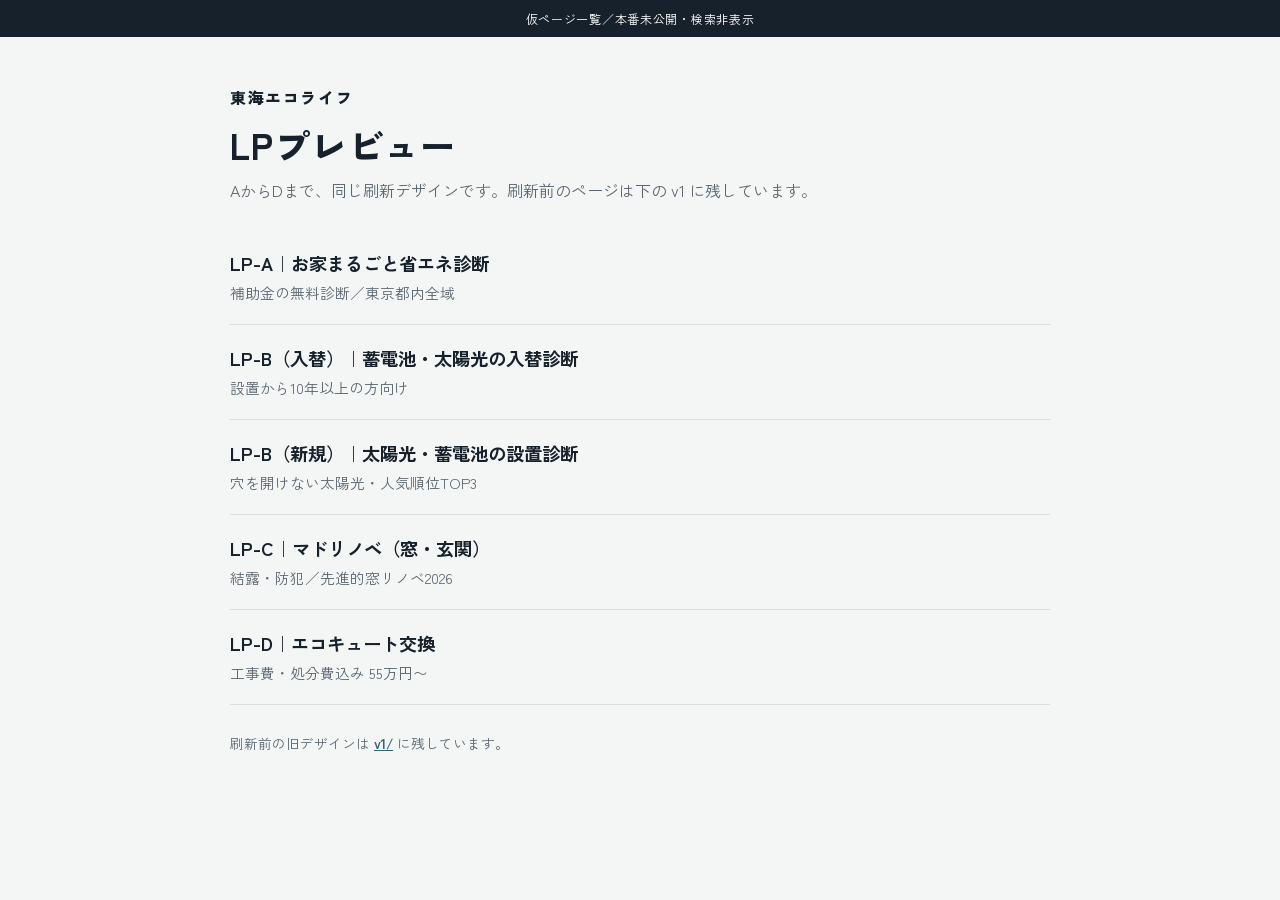
<file: index.html>
<!DOCTYPE html>
<html lang="ja">
<head>
  <meta charset="UTF-8">
  <meta name="viewport" content="width=device-width, initial-scale=1.0">
  <title>【仮】東海エコライフ LPプレビュー</title>
  <meta name="robots" content="noindex, nofollow">
  <link rel="preconnect" href="https://fonts.googleapis.com">
  <link rel="preconnect" href="https://fonts.gstatic.com" crossorigin>
  <link href="https://fonts.googleapis.com/css2?family=Zen+Kaku+Gothic+New:wght@400;700;900&family=Manrope:wght@700;800&display=swap" rel="stylesheet">
  <style>
    :root { --ink:#17212b; --muted:#5b6670; --sun:#f2a900; --paper:#f4f6f5; --line:#d9dfdd; }
    * { box-sizing:border-box; }
    body { margin:0; font-family:"Zen Kaku Gothic New",sans-serif; color:var(--ink); background:var(--paper); }
    .banner { background:var(--ink); color:#fff; text-align:center; padding:10px; font-size:12px; letter-spacing:.06em; }
    .wrap { width:min(820px, calc(100% - 40px)); margin:48px auto 80px; }
    h1 { margin:0 0 8px; font-size:clamp(1.6rem,4vw,2.2rem); font-weight:900; letter-spacing:.04em; }
    .brand { margin:0 0 10px; font-weight:900; letter-spacing:.1em; }
    .lead { color:var(--muted); margin:0 0 28px; }
    a.item { display:block; padding:20px 0; border-bottom:1px solid var(--line); color:inherit; text-decoration:none; }
    a.item:hover { color:#2e6b73; }
    a.item strong { display:block; font-size:1.15rem; margin-bottom:4px; }
    a.item span { color:var(--muted); font-size:.92rem; }
    .note { margin-top:28px; font-size:.85rem; color:var(--muted); }
    .note a { color:#2e6b73; font-weight:700; }
  </style>
</head>
<body>
  <div class="banner">仮ページ一覧／本番未公開・検索非表示</div>
  <div class="wrap">
    <p class="brand">東海エコライフ</p>
    <h1>LPプレビュー</h1>
    <p class="lead">AからDまで、同じ刷新デザインです。刷新前のページは下の v1 に残しています。</p>
    <a class="item" href="./a/"><strong>LP-A｜お家まるごと省エネ診断</strong><span>補助金の無料診断／東京都内全域</span></a>
    <a class="item" href="./b/"><strong>LP-B（入替）｜蓄電池・太陽光の入替診断</strong><span>設置から10年以上の方向け</span></a>
    <a class="item" href="./b-new/"><strong>LP-B（新規）｜太陽光・蓄電池の設置診断</strong><span>穴を開けない太陽光・人気順位TOP3</span></a>
    <a class="item" href="./c/"><strong>LP-C｜マドリノベ（窓・玄関）</strong><span>結露・防犯／先進的窓リノベ2026</span></a>
    <a class="item" href="./d/"><strong>LP-D｜エコキュート交換</strong><span>工事費・処分費込み 55万円〜</span></a>
    <p class="note">刷新前の旧デザインは <a href="./v1/">v1/</a> に残しています。</p>
  </div>
</body>
</html>
</file>
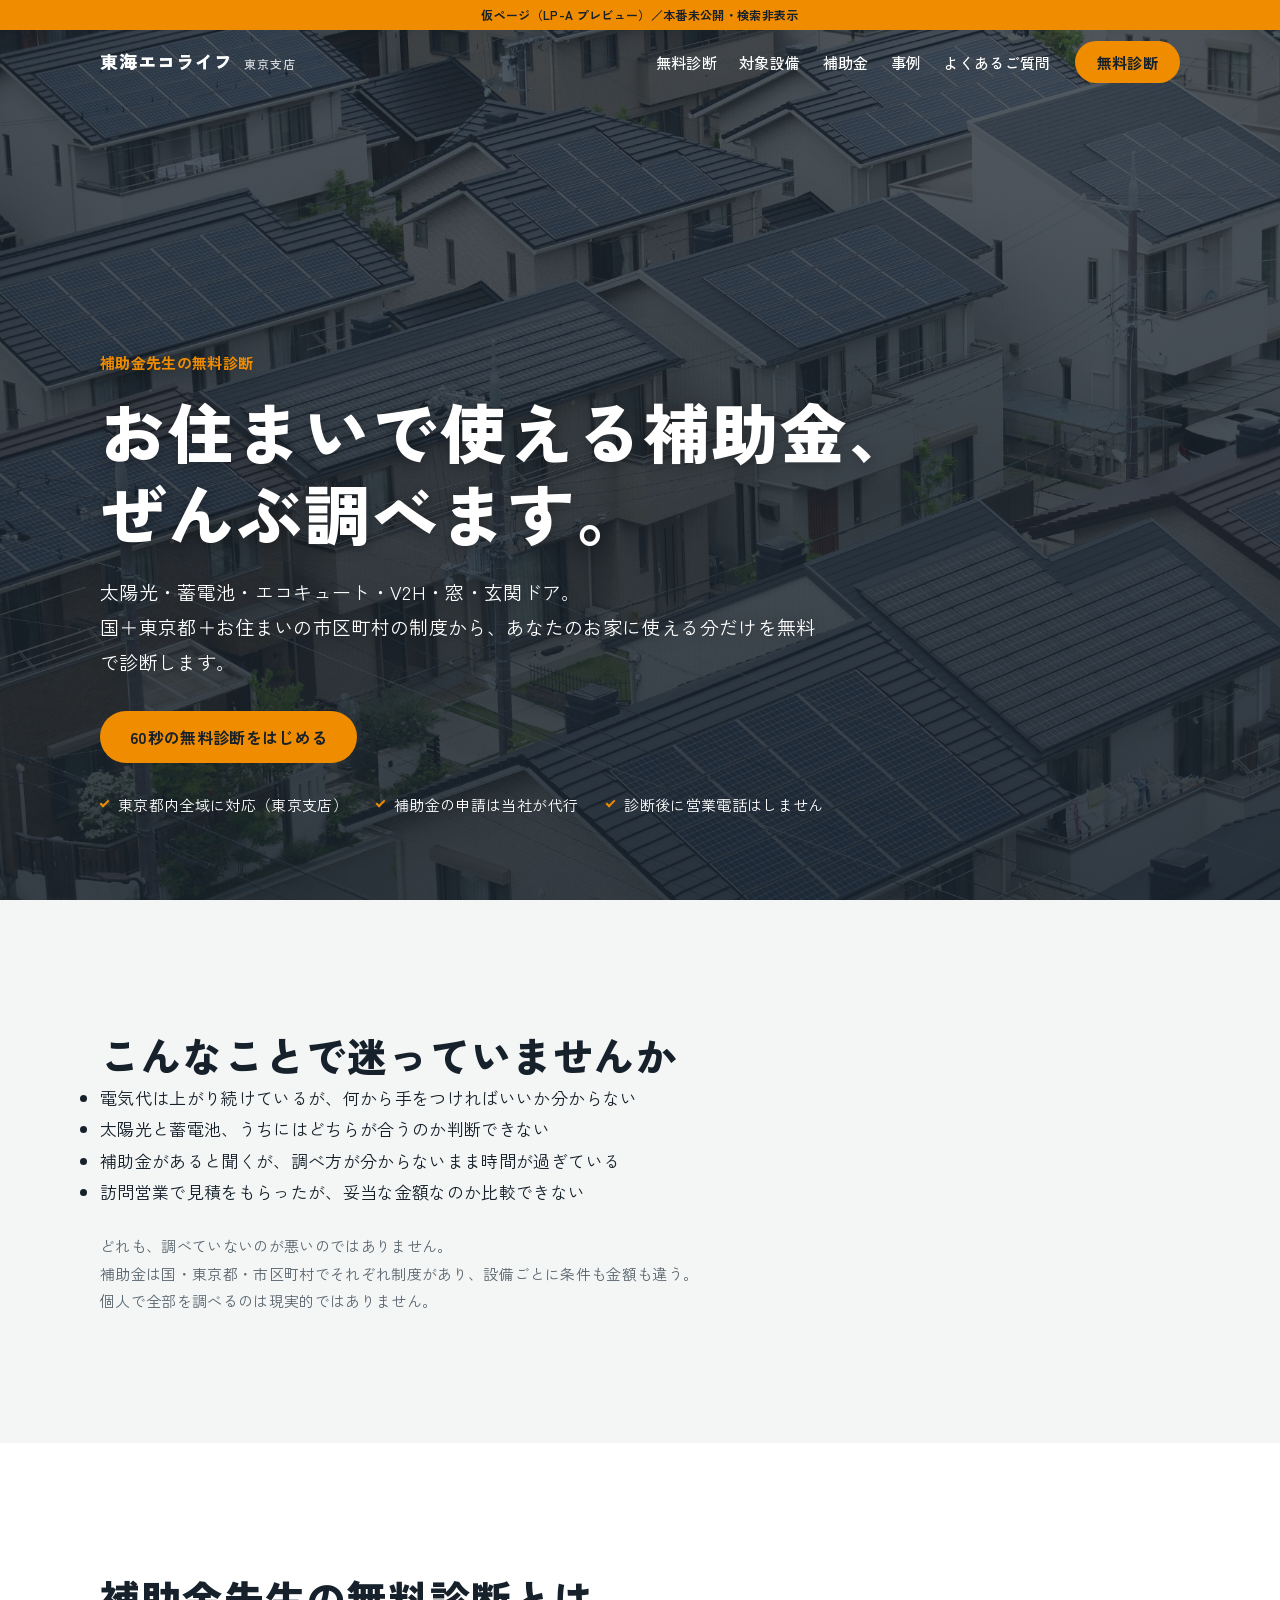
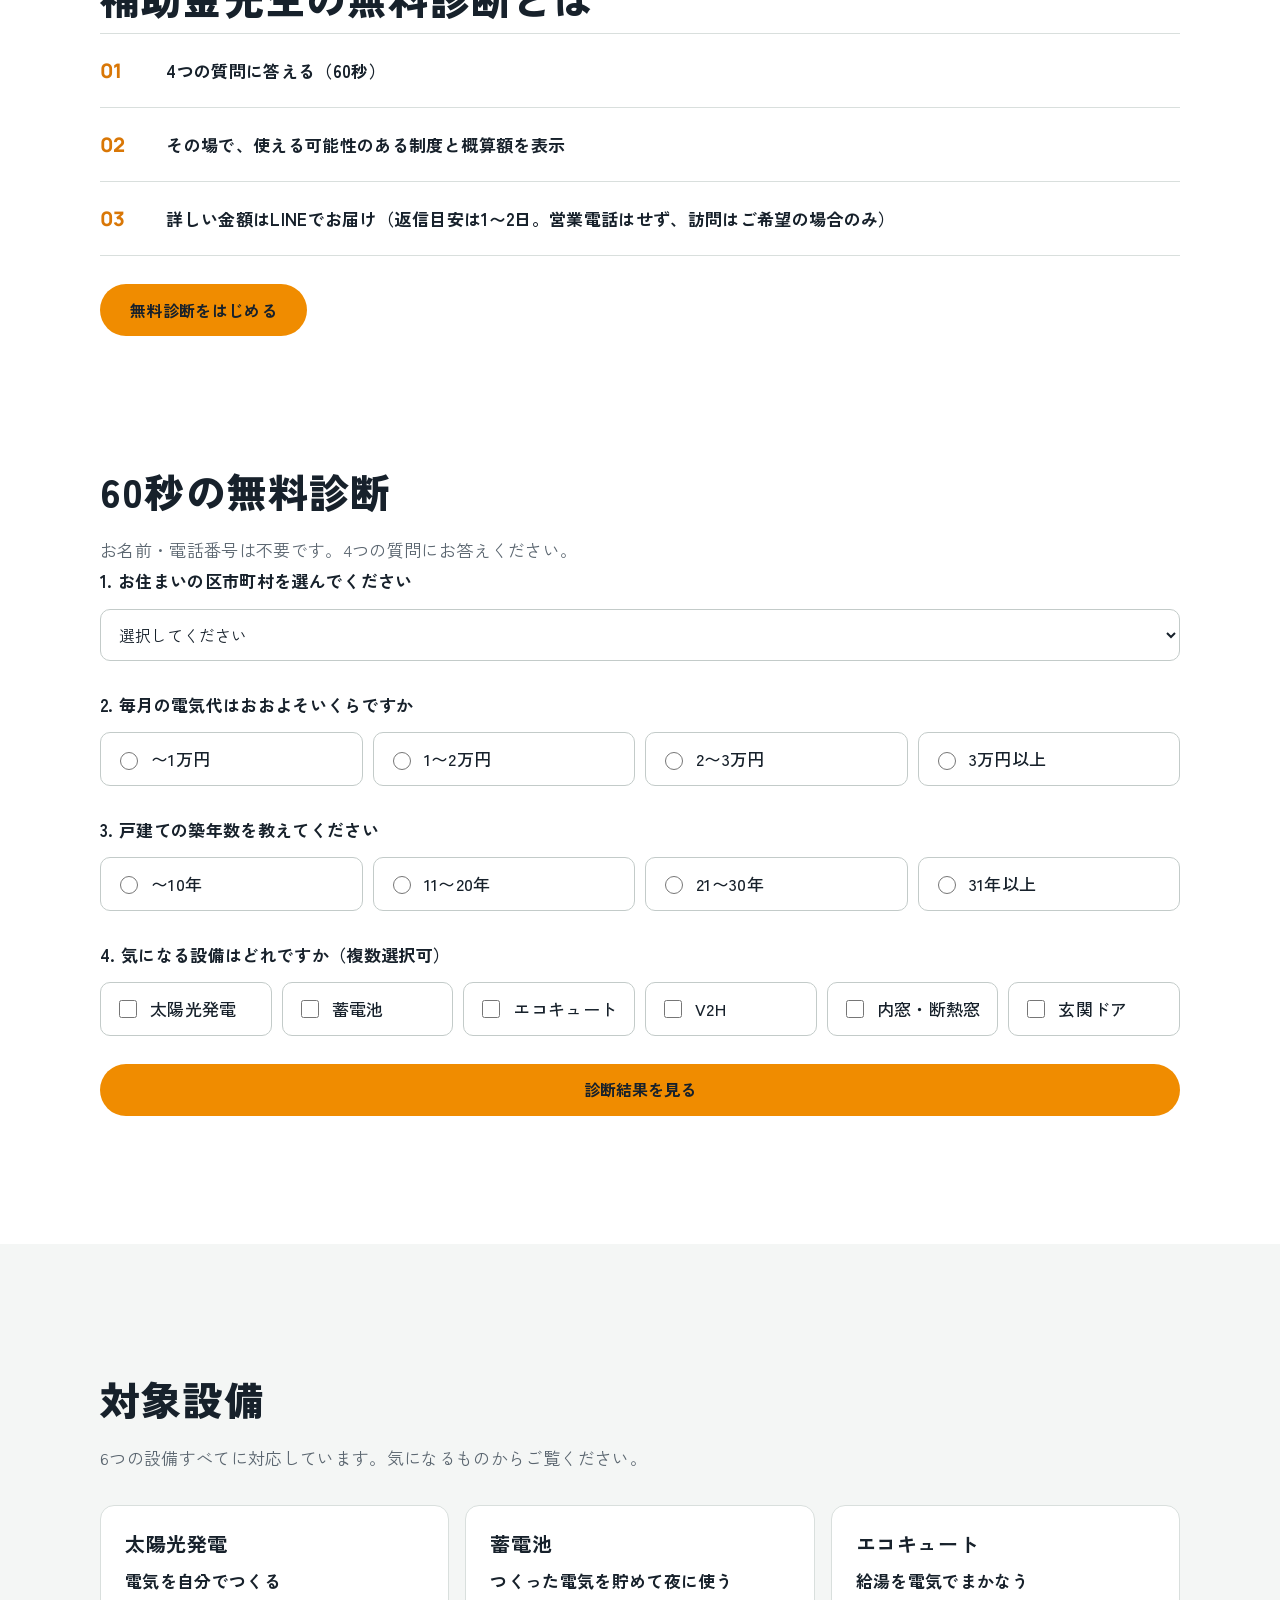
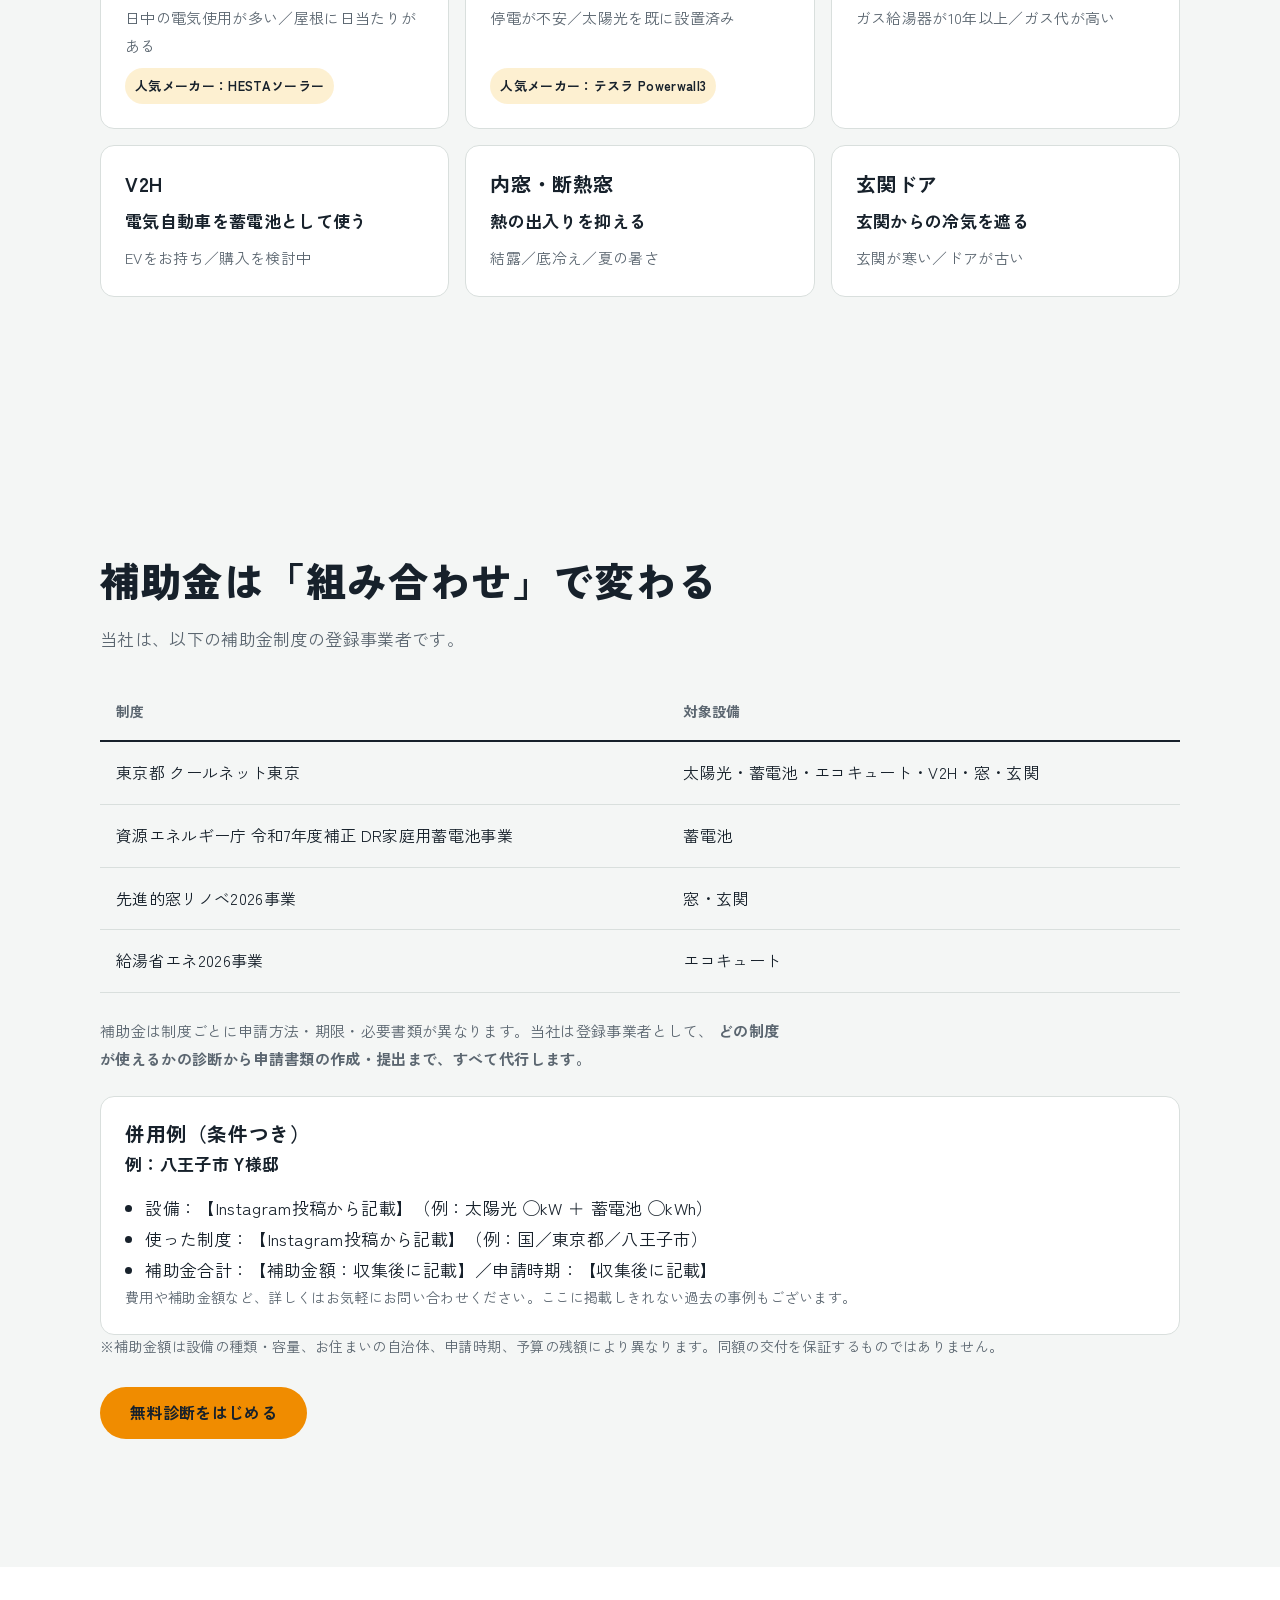
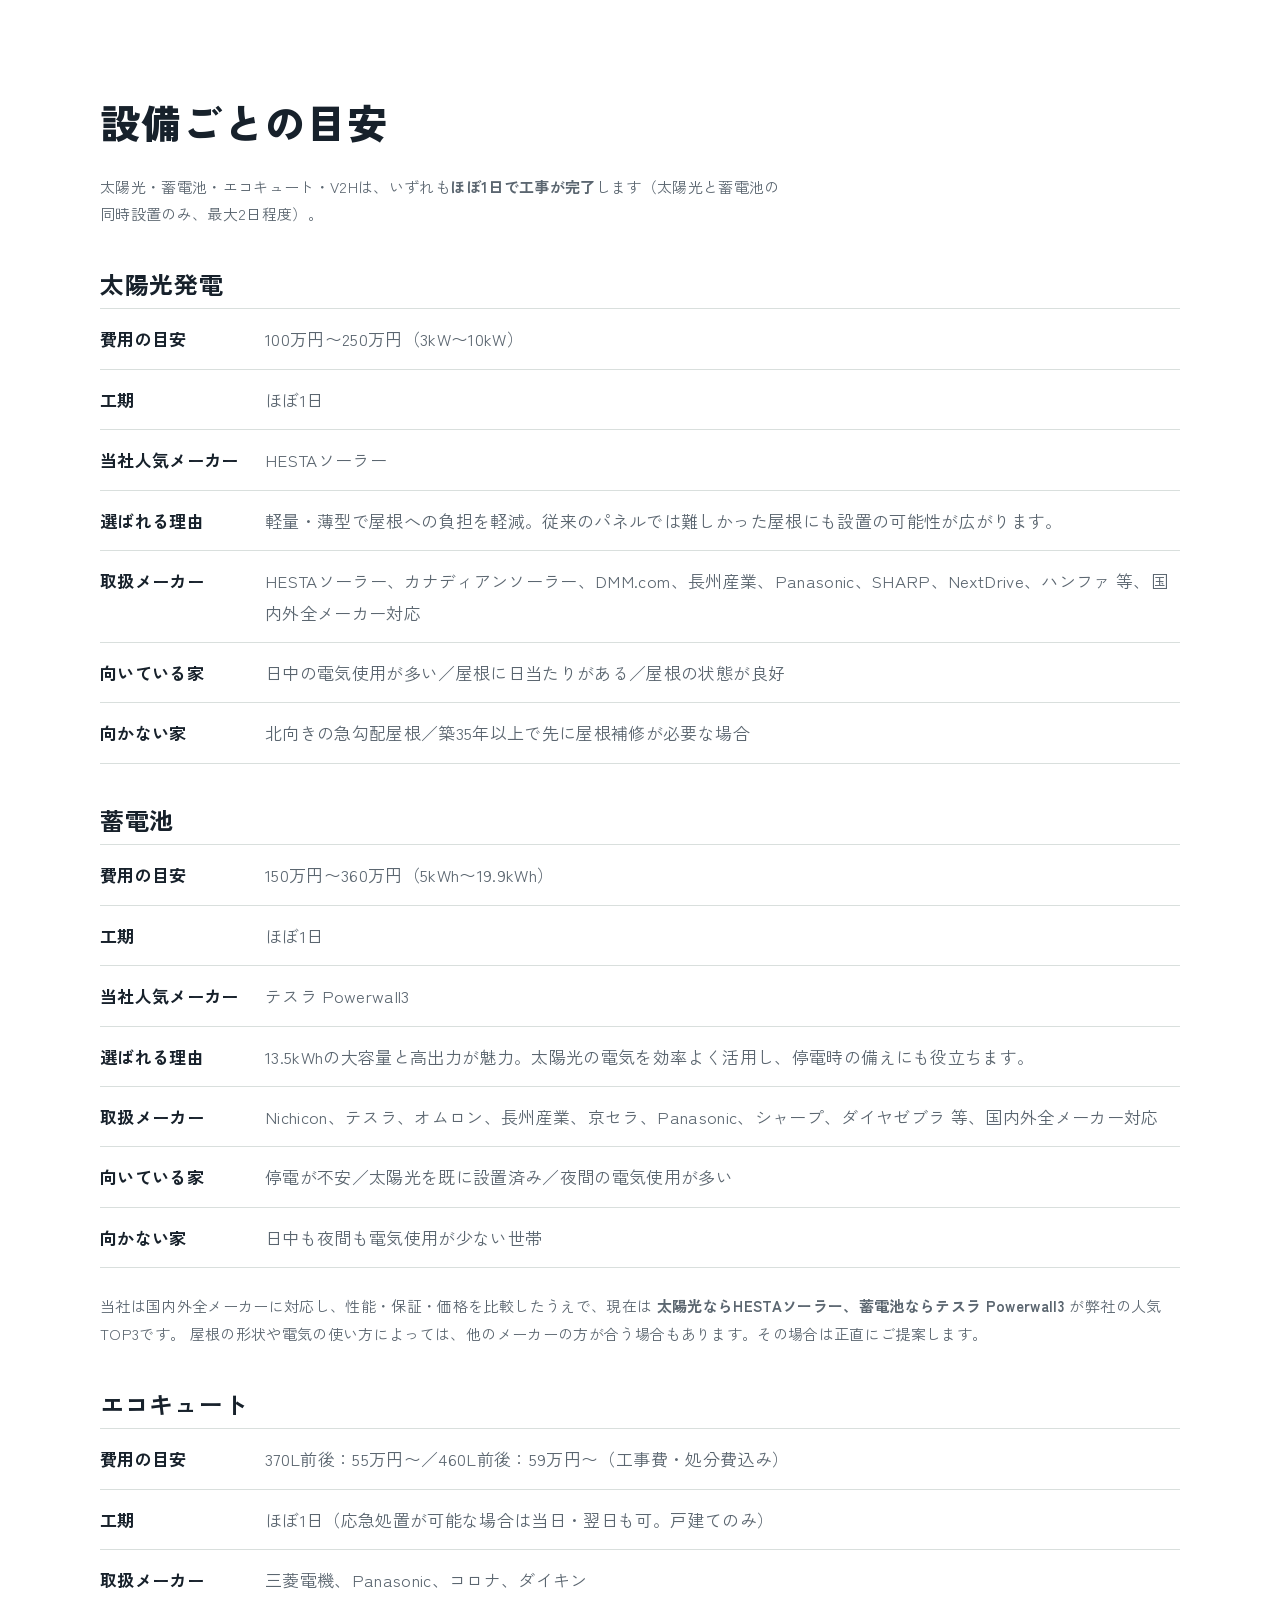
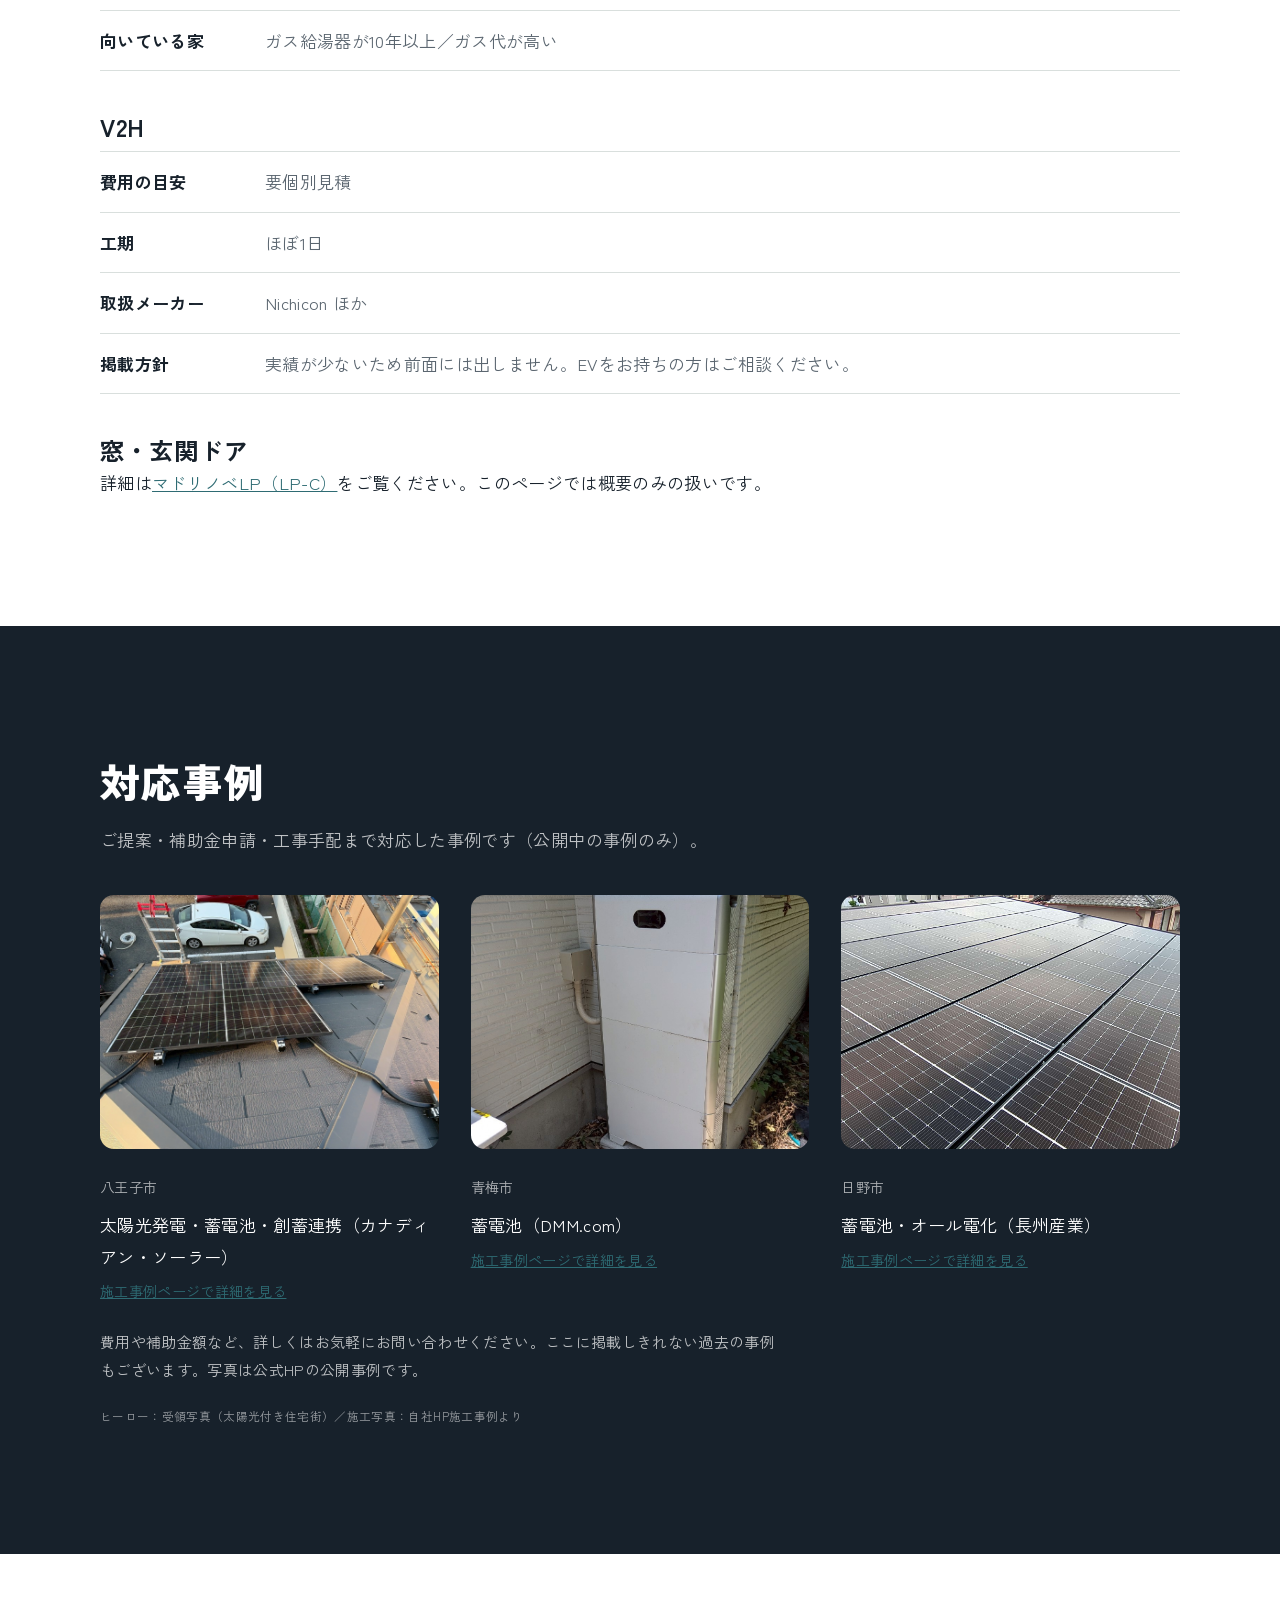
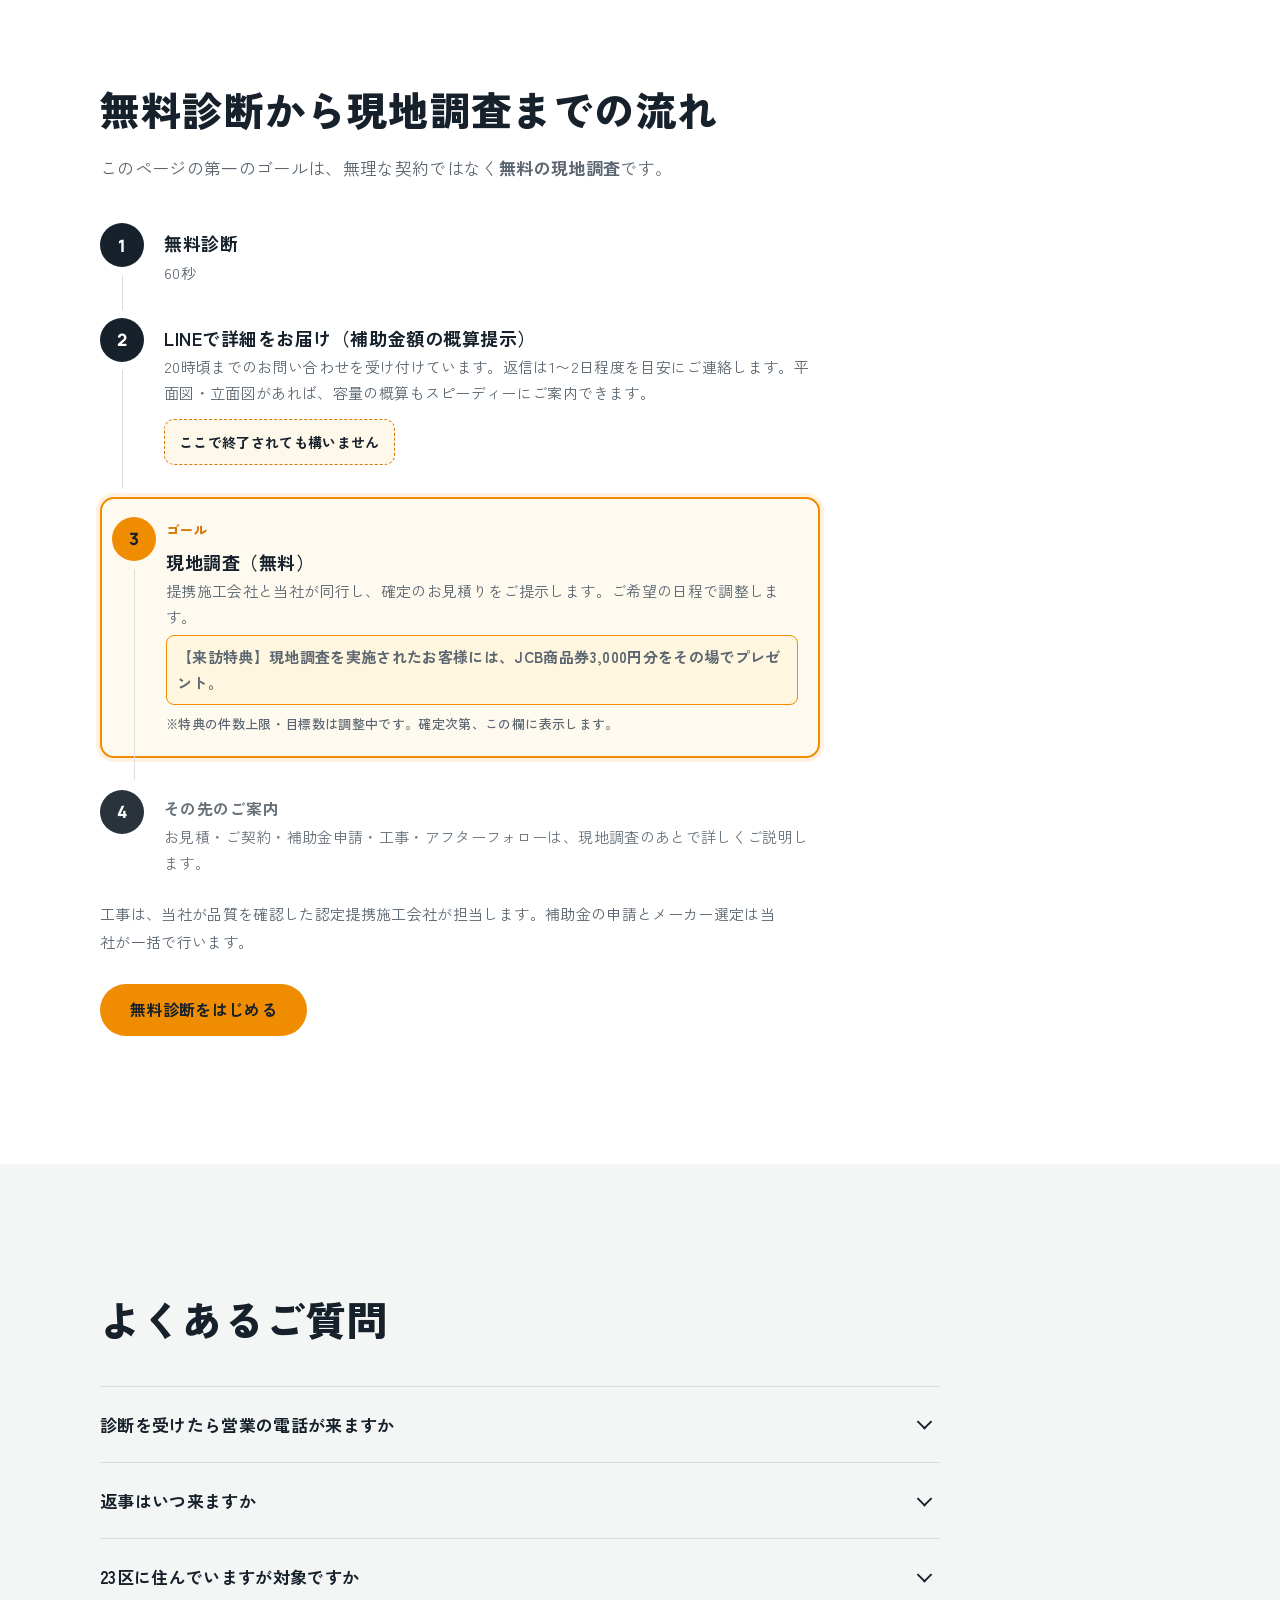
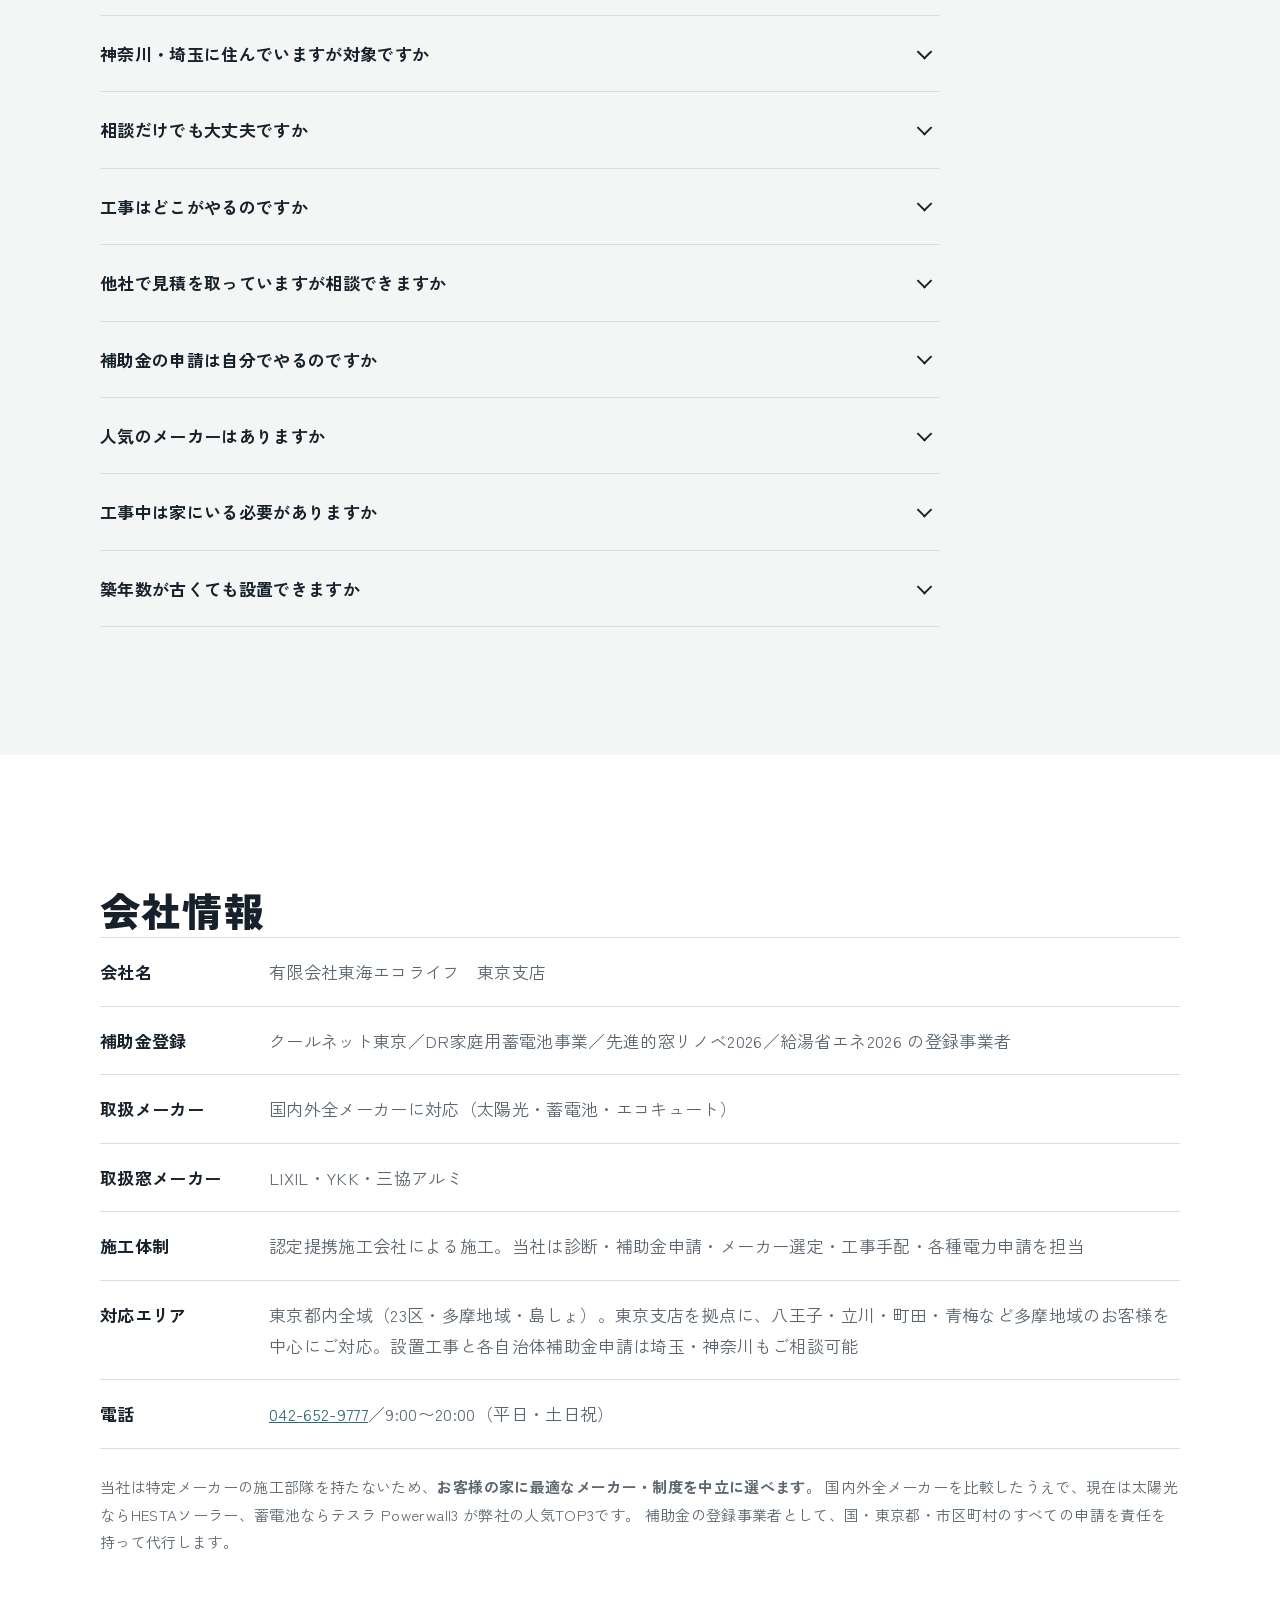
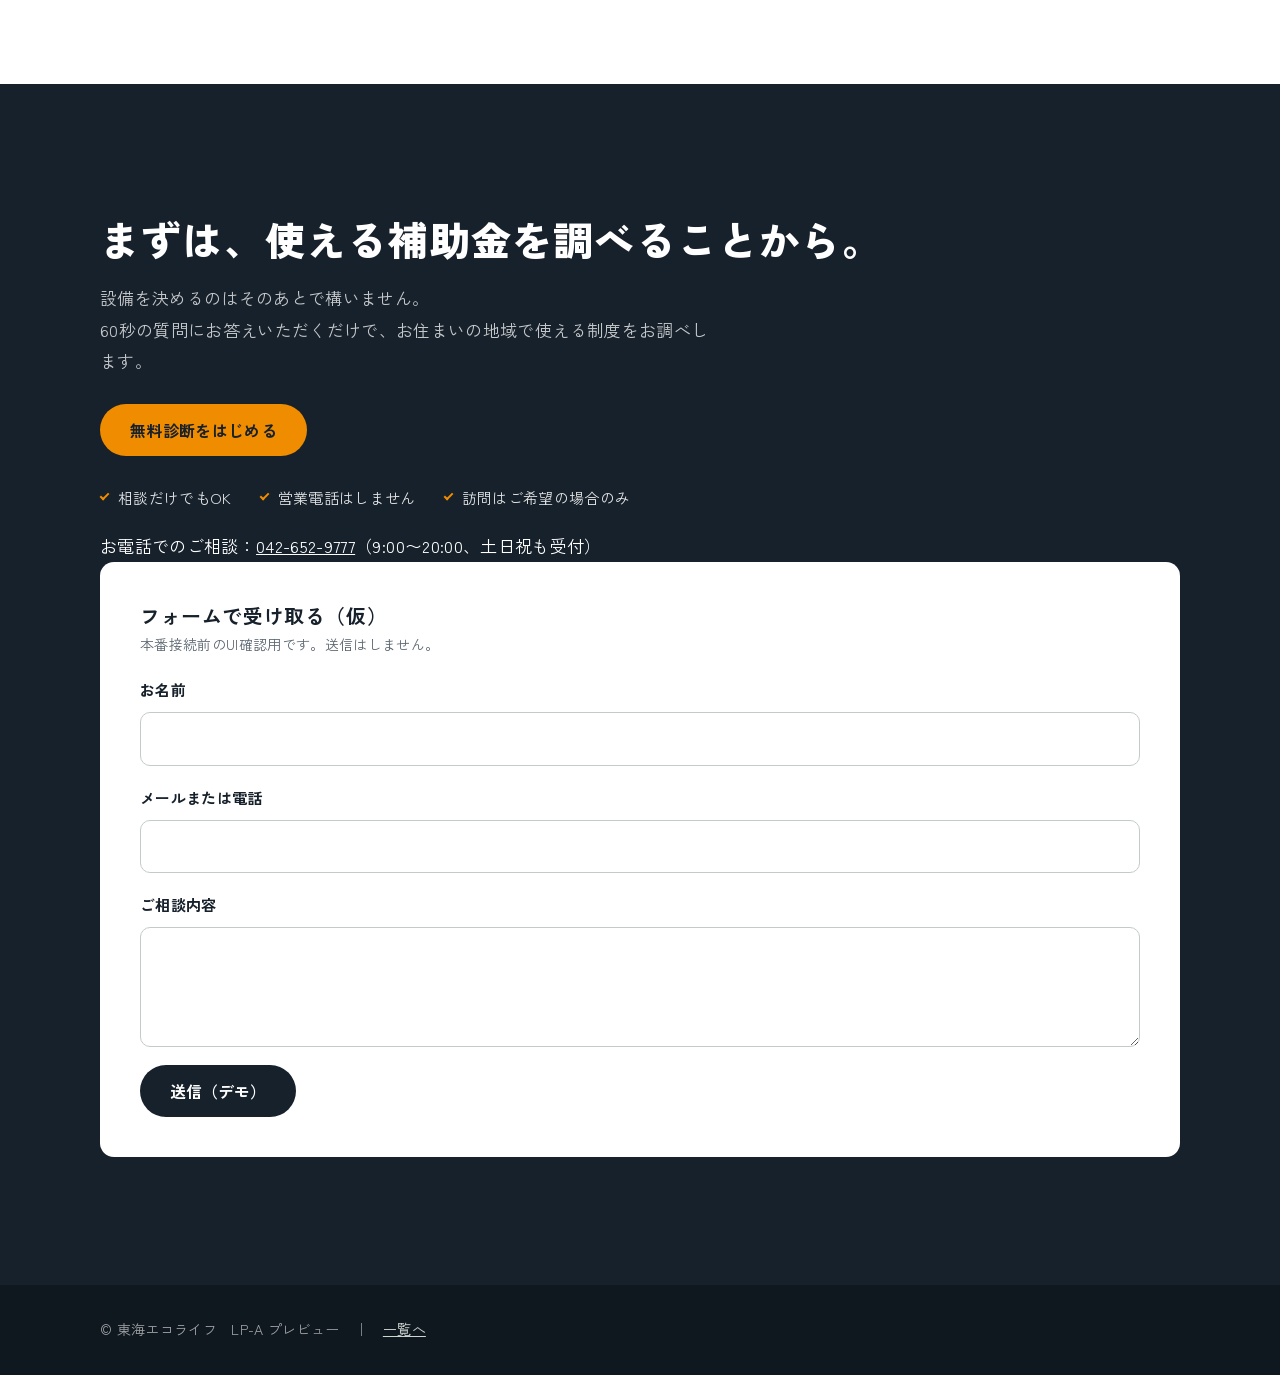
<file: a/index.html>
<!DOCTYPE html>
<html lang="ja">
<head>
  <meta charset="UTF-8">
  <meta name="viewport" content="width=device-width, initial-scale=1.0">
  <title>【仮】お家まるごと省エネ診断｜東海エコライフ</title>
  <meta name="description" content="太陽光・蓄電池・エコキュート・V2H・窓・玄関ドア。国＋東京都＋市区町村の制度から、あなたのお家に使える補助金を無料で診断します。">
  <meta name="robots" content="noindex, nofollow">
  <link rel="preconnect" href="https://fonts.googleapis.com">
  <link rel="preconnect" href="https://fonts.gstatic.com" crossorigin>
  <link href="https://fonts.googleapis.com/css2?family=Zen+Kaku+Gothic+New:wght@400;500;700;900&family=Manrope:wght@500;700;800&display=swap" rel="stylesheet">
  <link rel="stylesheet" href="../shared/shared.css?v=20261121-img1">
  <link rel="stylesheet" href="../shared/design.css?v=20261121-img1">
</head>
<body class="lp-a">
  <div class="preview-banner" role="status">
    仮ページ（LP-A プレビュー）／本番未公開・検索非表示
  </div>

  <header class="site-header" id="site-header">
    <div class="wrap site-header__inner">
      <a class="site-header__brand" href="#top">東海エコライフ<span>東京支店</span></a>
      <button class="menu-btn" id="menu-btn" type="button" aria-expanded="false" aria-controls="gnav">メニュー</button>
      <nav class="gnav" id="gnav" aria-label="ページ内メニュー">
        <ul>
          <li><a href="#diagnose">無料診断</a></li>
          <li><a href="#equipment">対象設備</a></li>
          <li><a href="#subsidy">補助金</a></li>
          <li><a href="#cases">事例</a></li>
          <li><a href="#faq">よくあるご質問</a></li>
        </ul>
      </nav>
      <a class="site-header__tel num" href="tel:0426529777">042-652-9777</a>
      <a class="btn btn--primary site-header__cta" href="#diagnose">無料診断</a>
    </div>
  </header>

  <main id="top">
    <!-- S1 ファーストビュー -->
    <section class="hero" aria-labelledby="hero-title">
      <div class="media">
        <img src="../shared/img/stock/residential_solar.jpg" alt="太陽光パネルが載った日本の住宅街" fetchpriority="high">
      </div>
      <div class="hero__inner">
        <div class="wrap">
          <p class="hero__label">補助金先生の無料診断</p>
          <h1 id="hero-title" class="hero__title"><span class="nobr">お住まいで使える補助金、</span><br><span class="nobr">ぜんぶ調べます。</span></h1>
          <p class="hero__lead">
            太陽光・蓄電池・エコキュート・V2H・窓・玄関ドア。<br>
            国＋東京都＋お住まいの市区町村の制度から、あなたのお家に使える分だけを無料で診断します。
          </p>
          <div class="hero__actions">
            <a class="btn btn--primary" href="#diagnose">60秒の無料診断をはじめる</a>
          </div>
          <ul class="hero__trust">
            <li>東京都内全域に対応（東京支店）</li>
            <li>補助金の申請は当社が代行</li>
            <li>診断後に営業電話はしません</li>
          </ul>
        </div>
      </div>
    </section>

    <!-- S2 迷い -->
    <section class="section band worries" aria-labelledby="worries-title">
      <div class="wrap">
        <h2 id="worries-title" class="section__title">こんなことで迷っていませんか</h2>
        <ul class="worry-list">
          <li>電気代は上がり続けているが、何から手をつければいいか分からない</li>
          <li>太陽光と蓄電池、うちにはどちらが合うのか判断できない</li>
          <li>補助金があると聞くが、調べ方が分からないまま時間が過ぎている</li>
          <li>訪問営業で見積をもらったが、妥当な金額なのか比較できない</li>
        </ul>
        <p class="section__note">
          どれも、調べていないのが悪いのではありません。<br>
          補助金は国・東京都・市区町村でそれぞれ制度があり、設備ごとに条件も金額も違う。<br>
          個人で全部を調べるのは現実的ではありません。
        </p>
      </div>
    </section>

    <!-- S3 診断とは -->
    <section class="section about" aria-labelledby="about-title">
      <div class="wrap">
        <h2 id="about-title" class="section__title">補助金先生の無料診断とは</h2>
        <ol class="steps">
          <li class="steps__item">
            <span class="steps__num">01</span>
            <p class="steps__body">4つの質問に答える（60秒）</p>
          </li>
          <li class="steps__item">
            <span class="steps__num">02</span>
            <p class="steps__body">その場で、使える可能性のある制度と概算額を表示</p>
          </li>
          <li class="steps__item">
            <span class="steps__num">03</span>
            <p class="steps__body">詳しい金額はLINEでお届け（返信目安は1〜2日。営業電話はせず、訪問はご希望の場合のみ）</p>
          </li>
        </ol>
        <div class="cta-block">
          <a class="btn btn--primary" href="#diagnose">無料診断をはじめる</a>
        </div>
      </div>
    </section>

    <!-- S4 診断フォーム -->
    <section class="section diagnose" id="diagnose" aria-labelledby="diagnose-title">
      <div class="wrap">
        <h2 id="diagnose-title" class="section__title">60秒の無料診断</h2>
        <p class="section__lead">お名前・電話番号は不要です。4つの質問にお答えください。</p>

        <form id="diagnose-form" class="diagnose-form" novalidate>
          <fieldset class="field diagnose-form__field">
            <legend>1. お住まいの区市町村を選んでください</legend>
            <select id="area" class="input" name="area" required>
              <option value="">選択してください</option>
              <optgroup label="23区">
                <option>千代田区</option><option>中央区</option><option>港区</option>
                <option>新宿区</option><option>文京区</option><option>台東区</option>
                <option>墨田区</option><option>江東区</option><option>品川区</option>
                <option>目黒区</option><option>大田区</option><option>世田谷区</option>
                <option>渋谷区</option><option>中野区</option><option>杉並区</option>
                <option>豊島区</option><option>北区</option><option>荒川区</option>
                <option>板橋区</option><option>練馬区</option><option>足立区</option>
                <option>葛飾区</option><option>江戸川区</option>
              </optgroup>
              <optgroup label="北多摩">
                <option>立川市</option><option>武蔵野市</option><option>三鷹市</option>
                <option>府中市</option><option>昭島市</option><option>調布市</option>
                <option>小金井市</option><option>小平市</option><option>東村山市</option>
                <option>国分寺市</option><option>国立市</option><option>狛江市</option>
                <option>東大和市</option><option>清瀬市</option><option>東久留米市</option>
                <option>武蔵村山市</option>
              </optgroup>
              <optgroup label="南多摩">
                <option>八王子市</option><option>町田市</option><option>日野市</option>
                <option>多摩市</option><option>稲城市</option>
              </optgroup>
              <optgroup label="西多摩">
                <option>青梅市</option><option>福生市</option><option>羽村市</option>
                <option>あきる野市</option><option>瑞穂町</option><option>日の出町</option>
                <option>檜原村</option><option>奥多摩町</option>
              </optgroup>
              <optgroup label="島しょ">
                <option>大島町</option><option>利島村</option><option>新島村</option>
                <option>神津島村</option><option>三宅村</option><option>御蔵島村</option>
                <option>八丈町</option><option>青ヶ島村</option><option>小笠原村</option>
              </optgroup>
              <option value="other">東京都以外</option>
            </select>
          </fieldset>

          <fieldset class="field diagnose-form__field">
            <legend>2. 毎月の電気代はおおよそいくらですか</legend>
            <div class="choice-grid">
              <label><input type="radio" name="bill" value="〜1万円" required> 〜1万円</label>
              <label><input type="radio" name="bill" value="1〜2万円"> 1〜2万円</label>
              <label><input type="radio" name="bill" value="2〜3万円"> 2〜3万円</label>
              <label><input type="radio" name="bill" value="3万円以上"> 3万円以上</label>
            </div>
          </fieldset>

          <fieldset class="field diagnose-form__field">
            <legend>3. 戸建ての築年数を教えてください</legend>
            <div class="choice-grid">
              <label><input type="radio" name="age" value="〜10年" required> 〜10年</label>
              <label><input type="radio" name="age" value="11〜20年"> 11〜20年</label>
              <label><input type="radio" name="age" value="21〜30年"> 21〜30年</label>
              <label><input type="radio" name="age" value="31年以上"> 31年以上</label>
            </div>
          </fieldset>

          <fieldset class="field diagnose-form__field">
            <legend>4. 気になる設備はどれですか（複数選択可）</legend>
            <div class="choice-grid choice-grid--equip">
              <label><input type="checkbox" name="equip" value="solar"> 太陽光発電</label>
              <label><input type="checkbox" name="equip" value="battery"> 蓄電池</label>
              <label><input type="checkbox" name="equip" value="ecocute"> エコキュート</label>
              <label><input type="checkbox" name="equip" value="v2h"> V2H</label>
              <label><input type="checkbox" name="equip" value="window"> 内窓・断熱窓</label>
              <label><input type="checkbox" name="equip" value="door"> 玄関ドア</label>
            </div>
          </fieldset>

          <p id="form-error" class="form-error" hidden></p>
          <button type="submit" class="btn btn--primary btn--block">診断結果を見る</button>
        </form>

        <div id="diagnose-result" class="diagnose-result" hidden>
          <div id="result-out" class="diagnose-result__out" hidden>
            <h3>申し訳ございません</h3>
            <p>東京都の補助金申請には該当いたしませんが、設置工事および各自治体（神奈川県・埼玉県や各市町村）の補助金申請は当社にて請負いが可能です。<br>ぜひお気軽にご相談ください。</p>
          </div>
          <div id="result-ok" class="diagnose-result__ok" hidden>
            <h3><span id="result-area"></span>にお住まいの方が使える可能性のある制度</h3>
            <div id="result-programs" class="program-list"></div>
            <p class="result-range">
              選択された設備の場合、<strong>合計<span id="result-min"></span>万円〜<span id="result-max"></span>万円</strong>の補助が受けられる可能性があります。
            </p>
            <p>申請手続きは、すべて当社が代行します。</p>
            <p class="tiny">※金額は設備容量・申請時期・予算の残額により変動します。正確な金額は個別の診断が必要です。</p>
            <div class="result-cta">
              <a class="btn btn--line" href="https://line.me/" target="_blank" rel="noopener">LINEで正確な金額を受け取る</a>
              <p class="tiny">20時頃までのお問い合わせを受け付けております。返信は1〜2日程度を目安にご連絡します。営業電話はいたしません。</p>
              <p class="result-alt">
                LINEをお使いでない方：
                <a href="#contact-form">フォームで受け取る</a>
                ／ お電話 <a href="tel:0426529777">042-652-9777</a>（9:00〜20:00、土日祝も受付）
              </p>
            </div>
          </div>
        </div>
      </div>
    </section>

    <!-- S5 対象設備 -->
    <section class="section band equipment" id="equipment" aria-labelledby="equipment-title">
      <div class="wrap">
        <h2 id="equipment-title" class="section__title">対象設備</h2>
        <p class="section__lead">6つの設備すべてに対応しています。気になるものからご覧ください。</p>
        <div class="equip-grid">
          <article class="equip-card">
            <h3>太陽光発電</h3>
            <p class="equip-card__desc">電気を自分でつくる</p>
            <p class="equip-card__who">日中の電気使用が多い／屋根に日当たりがある</p>
            <span class="badge">人気メーカー：HESTAソーラー</span>
          </article>
          <article class="equip-card">
            <h3>蓄電池</h3>
            <p class="equip-card__desc">つくった電気を貯めて夜に使う</p>
            <p class="equip-card__who">停電が不安／太陽光を既に設置済み</p>
            <span class="badge">人気メーカー：テスラ Powerwall3</span>
          </article>
          <article class="equip-card">
            <h3>エコキュート</h3>
            <p class="equip-card__desc">給湯を電気でまかなう</p>
            <p class="equip-card__who">ガス給湯器が10年以上／ガス代が高い</p>
          </article>
          <article class="equip-card">
            <h3>V2H</h3>
            <p class="equip-card__desc">電気自動車を蓄電池として使う</p>
            <p class="equip-card__who">EVをお持ち／購入を検討中</p>
          </article>
          <article class="equip-card">
            <h3>内窓・断熱窓</h3>
            <p class="equip-card__desc">熱の出入りを抑える</p>
            <p class="equip-card__who">結露／底冷え／夏の暑さ</p>
          </article>
          <article class="equip-card">
            <h3>玄関ドア</h3>
            <p class="equip-card__desc">玄関からの冷気を遮る</p>
            <p class="equip-card__who">玄関が寒い／ドアが古い</p>
          </article>
        </div>
      </div>
    </section>

    <!-- S6 補助金の組み合わせ -->
    <section class="section band subsidy" id="subsidy" aria-labelledby="subsidy-title">
      <div class="wrap">
        <h2 id="subsidy-title" class="section__title">補助金は「組み合わせ」で変わる</h2>
        <p class="section__lead">当社は、以下の補助金制度の登録事業者です。</p>
        <div class="table-wrap">
          <table class="data-table">
            <thead>
              <tr><th>制度</th><th>対象設備</th></tr>
            </thead>
            <tbody>
              <tr><td>東京都 クールネット東京</td><td>太陽光・蓄電池・エコキュート・V2H・窓・玄関</td></tr>
              <tr><td>資源エネルギー庁 令和7年度補正 DR家庭用蓄電池事業</td><td>蓄電池</td></tr>
              <tr><td>先進的窓リノベ2026事業</td><td>窓・玄関</td></tr>
              <tr><td>給湯省エネ2026事業</td><td>エコキュート</td></tr>
            </tbody>
          </table>
        </div>
        <p class="section__note">
          補助金は制度ごとに申請方法・期限・必要書類が異なります。当社は登録事業者として、
          <strong>どの制度が使えるかの診断から申請書類の作成・提出まで、すべて代行します。</strong>
        </p>
        <div class="example-card">
          <h3>併用例（条件つき）</h3>
          <p><strong>例：八王子市 Y様邸</strong></p>
          <ul>
            <li>設備：【Instagram投稿から記載】（例：太陽光 ◯kW ＋ 蓄電池 ◯kWh）</li>
            <li>使った制度：【Instagram投稿から記載】（例：国／東京都／八王子市）</li>
            <li>補助金合計：【補助金額：収集後に記載】／申請時期：【収集後に記載】</li>
          </ul>
          <p class="tiny">費用や補助金額など、詳しくはお気軽にお問い合わせください。ここに掲載しきれない過去の事例もございます。</p>
        </div>
        <p class="tiny">※補助金額は設備の種類・容量、お住まいの自治体、申請時期、予算の残額により異なります。同額の交付を保証するものではありません。</p>
        <div class="cta-block">
          <a class="btn btn--primary" href="#diagnose">無料診断をはじめる</a>
        </div>
      </div>
    </section>

    <!-- S7 設備詳細 -->
    <section class="section detail" id="detail" aria-labelledby="detail-title">
      <div class="wrap">
        <h2 id="detail-title" class="section__title">設備ごとの目安</h2>
        <p class="section__note">太陽光・蓄電池・エコキュート・V2Hは、いずれも<strong>ほぼ1日で工事が完了</strong>します（太陽光と蓄電池の同時設置のみ、最大2日程度）。</p>

        <div class="detail-block">
          <h3>太陽光発電</h3>
          <dl class="spec-list">
            <div><dt>費用の目安</dt><dd>100万円〜250万円（3kW〜10kW）</dd></div>
            <div><dt>工期</dt><dd>ほぼ1日</dd></div>
            <div><dt>当社人気メーカー</dt><dd>HESTAソーラー</dd></div>
            <div><dt>選ばれる理由</dt><dd>軽量・薄型で屋根への負担を軽減。従来のパネルでは難しかった屋根にも設置の可能性が広がります。</dd></div>
            <div><dt>取扱メーカー</dt><dd>HESTAソーラー、カナディアンソーラー、DMM.com、長州産業、Panasonic、SHARP、NextDrive、ハンファ 等、国内外全メーカー対応</dd></div>
            <div><dt>向いている家</dt><dd>日中の電気使用が多い／屋根に日当たりがある／屋根の状態が良好</dd></div>
            <div><dt>向かない家</dt><dd>北向きの急勾配屋根／築35年以上で先に屋根補修が必要な場合</dd></div>
          </dl>
        </div>

        <div class="detail-block">
          <h3>蓄電池</h3>
          <dl class="spec-list">
            <div><dt>費用の目安</dt><dd>150万円〜360万円（5kWh〜19.9kWh）</dd></div>
            <div><dt>工期</dt><dd>ほぼ1日</dd></div>
            <div><dt>当社人気メーカー</dt><dd>テスラ Powerwall3</dd></div>
            <div><dt>選ばれる理由</dt><dd>13.5kWhの大容量と高出力が魅力。太陽光の電気を効率よく活用し、停電時の備えにも役立ちます。</dd></div>
            <div><dt>取扱メーカー</dt><dd>Nichicon、テスラ、オムロン、長州産業、京セラ、Panasonic、シャープ、ダイヤゼブラ 等、国内外全メーカー対応</dd></div>
            <div><dt>向いている家</dt><dd>停電が不安／太陽光を既に設置済み／夜間の電気使用が多い</dd></div>
            <div><dt>向かない家</dt><dd>日中も夜間も電気使用が少ない世帯</dd></div>
          </dl>
        </div>

        <p class="recommend-note">
          当社は国内外全メーカーに対応し、性能・保証・価格を比較したうえで、現在は
          <strong>太陽光ならHESTAソーラー、蓄電池ならテスラ Powerwall3</strong> が弊社の人気TOP3です。
          屋根の形状や電気の使い方によっては、他のメーカーの方が合う場合もあります。その場合は正直にご提案します。
        </p>

        <div class="detail-block">
          <h3>エコキュート</h3>
          <dl class="spec-list">
            <div><dt>費用の目安</dt><dd>370L前後：55万円〜／460L前後：59万円〜（工事費・処分費込み）</dd></div>
            <div><dt>工期</dt><dd>ほぼ1日（応急処置が可能な場合は当日・翌日も可。戸建てのみ）</dd></div>
            <div><dt>取扱メーカー</dt><dd>三菱電機、Panasonic、コロナ、ダイキン</dd></div>
            <div><dt>向いている家</dt><dd>ガス給湯器が10年以上／ガス代が高い</dd></div>
          </dl>
        </div>

        <div class="detail-block">
          <h3>V2H</h3>
          <dl class="spec-list">
            <div><dt>費用の目安</dt><dd>要個別見積</dd></div>
            <div><dt>工期</dt><dd>ほぼ1日</dd></div>
            <div><dt>取扱メーカー</dt><dd>Nichicon ほか</dd></div>
            <div><dt>掲載方針</dt><dd>実績が少ないため前面には出しません。EVをお持ちの方はご相談ください。</dd></div>
          </dl>
        </div>

        <div class="detail-block">
          <h3>窓・玄関ドア</h3>
          <p>詳細は<a href="https://keeeeei-soeda.github.io/tokai-ecolife-lp-preview/c/">マドリノベLP（LP-C）</a>をご覧ください。このページでは概要のみの扱いです。</p>
        </div>
      </div>
    </section>

    <!-- S8 対応事例 -->
    <section class="section cases" id="cases" aria-labelledby="cases-title">
      <div class="wrap">
        <h2 id="cases-title" class="section__title">対応事例</h2>
        <p class="section__lead">ご提案・補助金申請・工事手配まで対応した事例です（公開中の事例のみ）。</p>
        <div class="case-grid">
          <article class="case-card">
            <div class="case-card__media">
              <img class="case-card__img" src="../shared/img/cases/a1.jpg?v=20261105" alt="八王子市 K様邸の施工写真" loading="lazy" width="1477" height="1108">
            </div>
            <p class="case-card__area">八王子市</p>
            <p>太陽光発電・蓄電池・創蓄連携（カナディアン・ソーラー）</p>
            <p class="tiny"><a href="https://www.tokai-ecolife.com/casestudy/" target="_blank" rel="noopener">施工事例ページで詳細を見る</a></p>
          </article>
          <article class="case-card">
            <div class="case-card__media">
              <img class="case-card__img" src="../shared/img/cases/a2.jpg" alt="青梅市 M様邸の施工写真" loading="lazy" width="800" height="600">
            </div>
            <p class="case-card__area">青梅市</p>
            <p>蓄電池（DMM.com）</p>
            <p class="tiny"><a href="https://www.tokai-ecolife.com/casestudy/" target="_blank" rel="noopener">施工事例ページで詳細を見る</a></p>
          </article>
          <article class="case-card">
            <div class="case-card__media">
              <img class="case-card__img" src="../shared/img/cases/a3.jpg" alt="日野市 K様邸の施工写真" loading="lazy" width="800" height="600">
            </div>
            <p class="case-card__area">日野市</p>
            <p>蓄電池・オール電化（長州産業）</p>
            <p class="tiny"><a href="https://www.tokai-ecolife.com/casestudy/" target="_blank" rel="noopener">施工事例ページで詳細を見る</a></p>
          </article>
        </div>
        <p class="section__note">
          費用や補助金額など、詳しくはお気軽にお問い合わせください。ここに掲載しきれない過去の事例もございます。写真は公式HPの公開事例です。
        </p>
        <p class="img-credit">ヒーロー：受領写真（太陽光付き住宅街）／施工写真：自社HP施工事例より</p>
      </div>
    </section>

    <!-- S9 流れ -->
    <section class="section flow" id="flow" aria-labelledby="flow-title">
      <div class="wrap">
        <h2 id="flow-title" class="section__title">無料診断から現地調査までの流れ</h2>
        <p class="section__lead">このページの第一のゴールは、無理な契約ではなく<strong>無料の現地調査</strong>です。</p>
        <ol class="flow-list flow-list--survey-goal">
          <li>
            <div class="flow-list__body">
              <h3>無料診断</h3>
              <p>60秒</p>
            </div>
          </li>
          <li>
            <div class="flow-list__body">
              <h3>LINEで詳細をお届け（補助金額の概算提示）</h3>
              <p>20時頃までのお問い合わせを受け付けています。返信は1〜2日程度を目安にご連絡します。平面図・立面図があれば、容量の概算もスピーディーにご案内できます。</p>
              <p class="flow-list__pause-inline">ここで終了されても構いません</p>
            </div>
          </li>
          <li class="flow-list__goal">
            <div class="flow-list__body">
              <p class="flow-list__goal-label">ゴール</p>
              <h3>現地調査（無料）</h3>
              <p>提携施工会社と当社が同行し、確定のお見積りをご提示します。ご希望の日程で調整します。</p>
              <p class="flow-perk">【来訪特典】現地調査を実施されたお客様には、JCB商品券3,000円分をその場でプレゼント。</p>
              <p class="flow-cap-note">※特典の件数上限・目標数は調整中です。確定次第、この欄に表示します。</p>
            </div>
          </li>
          <li class="flow-list__after">
            <div class="flow-list__body">
              <h3>その先のご案内</h3>
              <p>お見積・ご契約・補助金申請・工事・アフターフォローは、現地調査のあとで詳しくご説明します。</p>
            </div>
          </li>
        </ol>
        <p class="section__note">
          工事は、当社が品質を確認した認定提携施工会社が担当します。補助金の申請とメーカー選定は当社が一括で行います。
        </p>
        <div class="cta-block">
          <a class="btn btn--primary" href="#diagnose">無料診断をはじめる</a>
        </div>
      </div>
    </section>

    <!-- S10 FAQ -->
    <section class="section faq" id="faq" aria-labelledby="faq-title">
      <div class="wrap">
        <h2 id="faq-title" class="section__title">よくあるご質問</h2>
        <div class="faq-list">
          <details>
            <summary>診断を受けたら営業の電話が来ますか</summary>
            <p>診断後に営業電話はしません。ご連絡はLINE（またはお客様が選んだ連絡方法）で行い、訪問はご希望の場合のみです。</p>
          </details>
          <details>
            <summary>返事はいつ来ますか</summary>
            <p>20時頃までのお問い合わせを受け付けております。返信は1〜2日程度を目安にご連絡します（混雑時は前後する場合があります）。</p>
          </details>
          <details>
            <summary>23区に住んでいますが対象ですか</summary>
            <p>東京都内全域に対応しています。</p>
          </details>
          <details>
            <summary>神奈川・埼玉に住んでいますが対象ですか</summary>
            <p>東京都の補助金申請には該当いたしませんが、設置工事および各自治体（神奈川県・埼玉県や各市町村）の補助金申請は当社にて請負いが可能です。ぜひお気軽にご相談ください。</p>
          </details>
          <details>
            <summary>相談だけでも大丈夫ですか</summary>
            <p>問題ありません。相談だけでも大歓迎です。オンライン相談も受け付けておりますので、ぜひお気軽にご相談ください。</p>
          </details>
          <details>
            <summary>工事はどこがやるのですか</summary>
            <p>当社が品質を確認した認定提携施工会社が施工します。補助金申請とメーカー選定は当社が担当します。</p>
          </details>
          <details>
            <summary>他社で見積を取っていますが相談できますか</summary>
            <p>できます。比較のための相談も歓迎です。</p>
          </details>
          <details>
            <summary>補助金の申請は自分でやるのですか</summary>
            <p>すべて当社が代行します。国・東京都・市区町村のどの制度も対応します。</p>
          </details>
          <details>
            <summary>人気のメーカーはありますか</summary>
            <p>国内外全メーカーを比較したうえで、太陽光はHESTAソーラー、蓄電池はテスラ Powerwall3が弊社の人気TOP3ですが、ご家族構成や毎月の電気使用量などを丁寧にヒアリングしたうえで、お客様の設置条件やご要望に最も適したメーカーをご案内させていただきます。</p>
          </details>
          <details>
            <summary>工事中は家にいる必要がありますか</summary>
            <p>設備により異なります。現地調査の際に具体的にご案内します。</p>
          </details>
          <details>
            <summary>築年数が古くても設置できますか</summary>
            <p>屋根の状態によります。現地調査で判断します。</p>
          </details>
        </div>
      </div>
    </section>

    <!-- S11 会社情報 -->
    <section class="section company" id="company" aria-labelledby="company-title">
      <div class="wrap">
        <h2 id="company-title" class="section__title">会社情報</h2>
        <dl class="company-list">
          <div><dt>会社名</dt><dd>有限会社東海エコライフ　東京支店</dd></div>
          <div><dt>補助金登録</dt><dd>クールネット東京／DR家庭用蓄電池事業／先進的窓リノベ2026／給湯省エネ2026 の登録事業者</dd></div>
          <div><dt>取扱メーカー</dt><dd>国内外全メーカーに対応（太陽光・蓄電池・エコキュート）</dd></div>
          <div><dt>取扱窓メーカー</dt><dd>LIXIL・YKK・三協アルミ</dd></div>
          <div><dt>施工体制</dt><dd>認定提携施工会社による施工。当社は診断・補助金申請・メーカー選定・工事手配・各種電力申請を担当</dd></div>
          <div><dt>対応エリア</dt><dd>東京都内全域（23区・多摩地域・島しょ）。東京支店を拠点に、八王子・立川・町田・青梅など多摩地域のお客様を中心にご対応。設置工事と各自治体補助金申請は埼玉・神奈川もご相談可能</dd></div>
          <div><dt>電話</dt><dd><a href="tel:0426529777">042-652-9777</a>／9:00〜20:00（平日・土日祝）</dd></div>
        </dl>
        <p class="recommend-note">
          当社は特定メーカーの施工部隊を持たないため、<strong>お客様の家に最適なメーカー・制度を中立に選べます。</strong>
          国内外全メーカーを比較したうえで、現在は太陽光ならHESTAソーラー、蓄電池ならテスラ Powerwall3 が弊社の人気TOP3です。
          補助金の登録事業者として、国・東京都・市区町村のすべての申請を責任を持って代行します。
        </p>
      </div>
    </section>

    <!-- S12 最終CTA -->
    <section class="section final-cta" id="final" aria-labelledby="final-title">
      <div class="wrap">
        <h2 id="final-title" class="section__title"><span class="nobr">まずは、使える補助金を</span><span class="nobr">調べることから。</span></h2>
        <p class="section__lead">
          設備を決めるのはそのあとで構いません。<br>
          60秒の質問にお答えいただくだけで、お住まいの地域で使える制度をお調べします。
        </p>
        <a class="btn btn--primary" href="#diagnose">無料診断をはじめる</a>
        <ul class="hero__trust hero__trust--center">
          <li>相談だけでもOK</li>
          <li>営業電話はしません</li>
          <li>訪問はご希望の場合のみ</li>
        </ul>
        <p class="final-phone">お電話でのご相談：<a href="tel:0426529777">042-652-9777</a>（9:00〜20:00、土日祝も受付）</p>

        <div class="contact-form-box" id="contact-form">
          <h3>フォームで受け取る（仮）</h3>
          <p class="tiny">本番接続前のUI確認用です。送信はしません。</p>
          <form id="contact-dummy" class="contact-dummy">
            <label>お名前 <input class="input" type="text" name="name" autocomplete="name"></label>
            <label>メールまたは電話 <input class="input" type="text" name="contact" autocomplete="email"></label>
            <label>ご相談内容 <textarea class="input" name="message" rows="3"></textarea></label>
            <button type="submit" class="btn btn--secondary">送信（デモ）</button>
            <p id="contact-msg" class="tiny" hidden></p>
          </form>
        </div>
      </div>
    </section>
  </main>

  <footer class="site-footer">
    <div class="wrap">
      <p>© 東海エコライフ　LP-A プレビュー　｜　<a href="../" style="color:#cfd5d1">一覧へ</a></p>
    </div>
  </footer>

  <div class="sticky-cta">
    <a class="btn btn--primary" href="#diagnose">無料診断をはじめる</a>
  </div>

  <script src="../shared/ui.js?v=20261105"></script>
  <script src="./assets/js/main.js"></script>
</body>
</html>
</file>
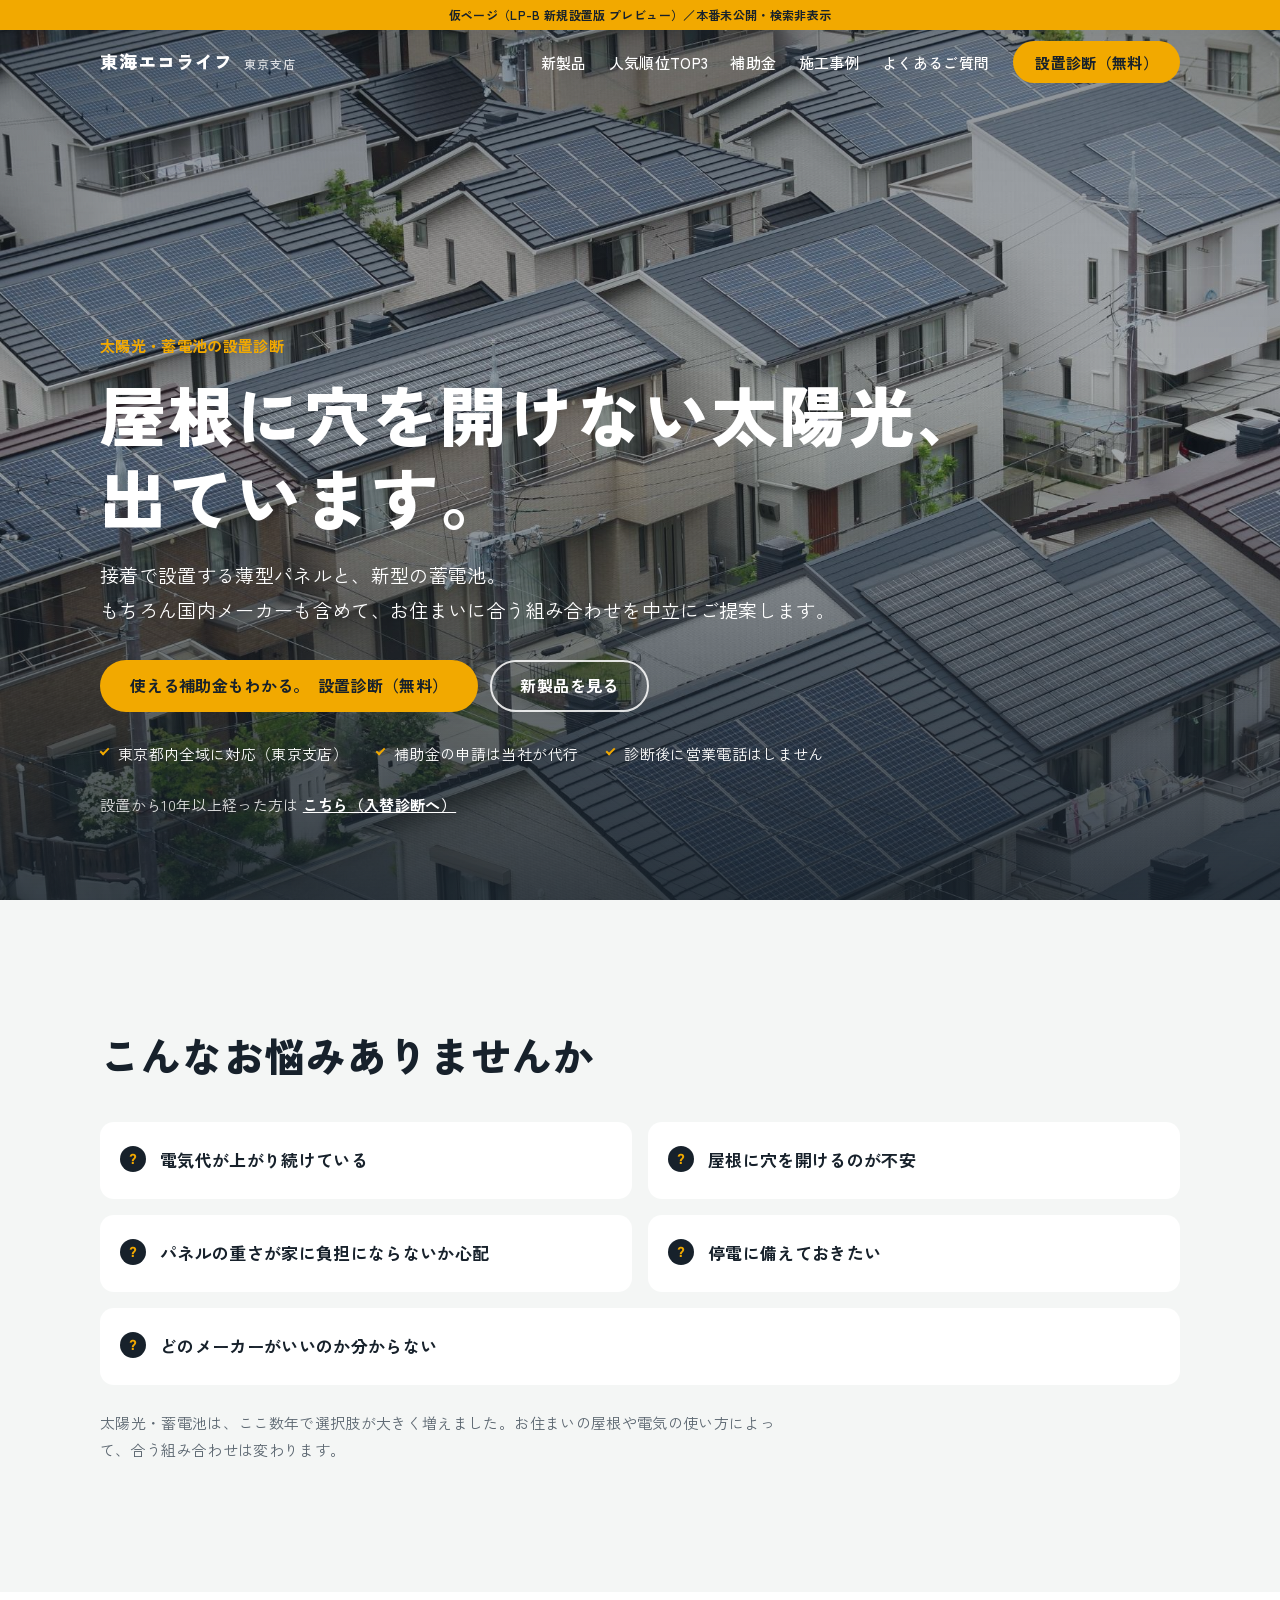
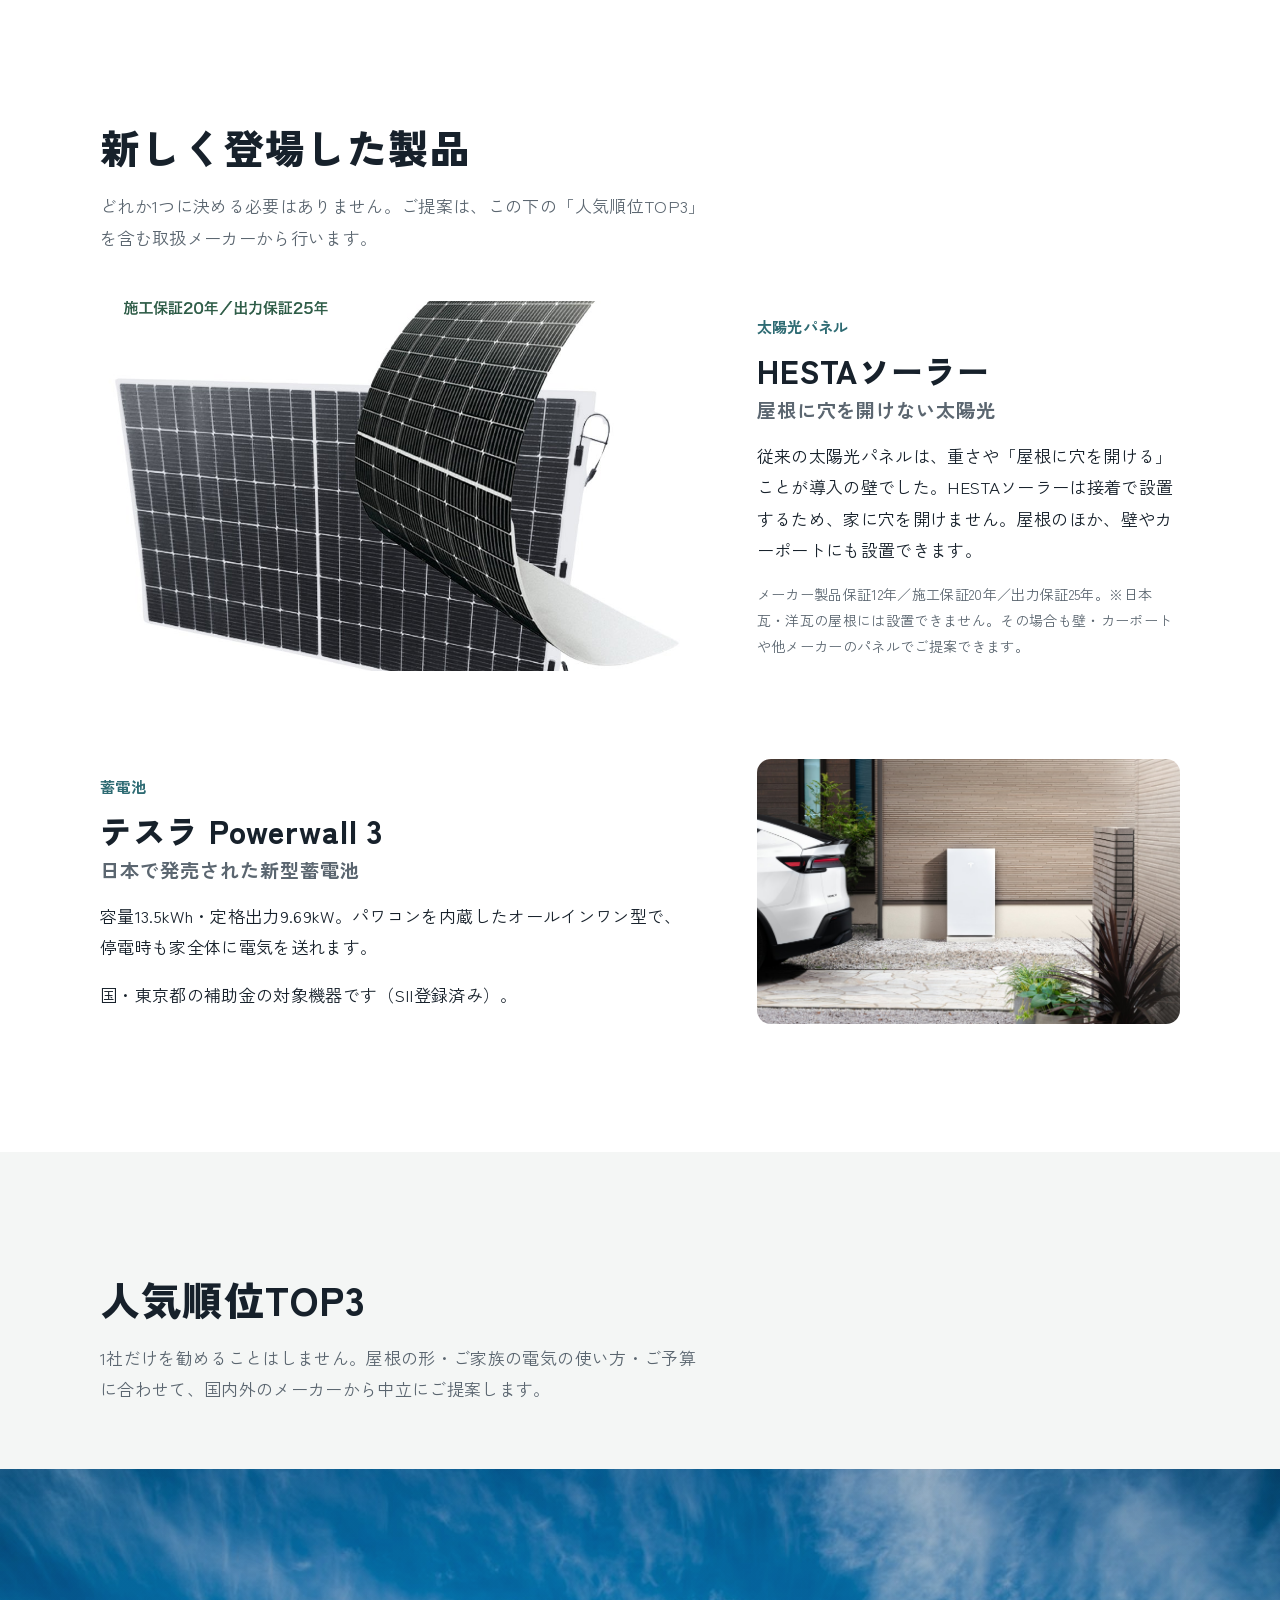
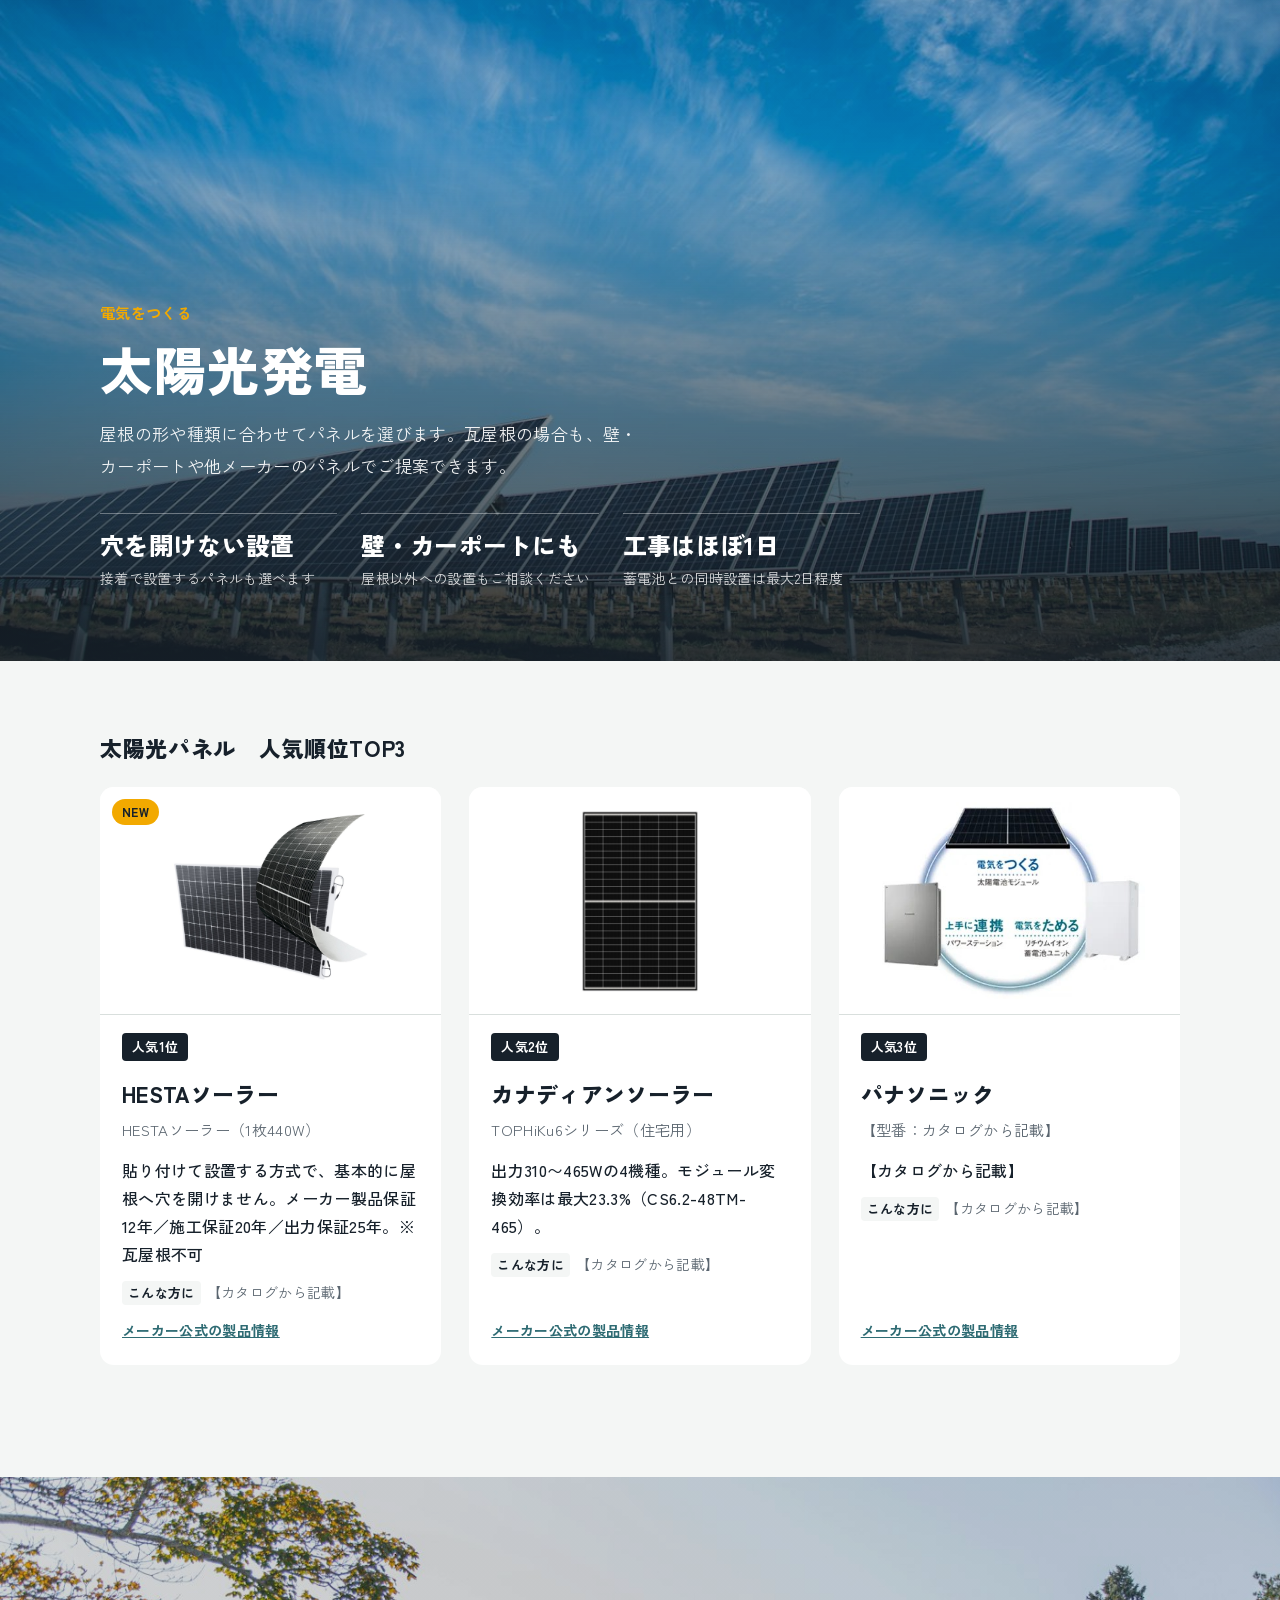
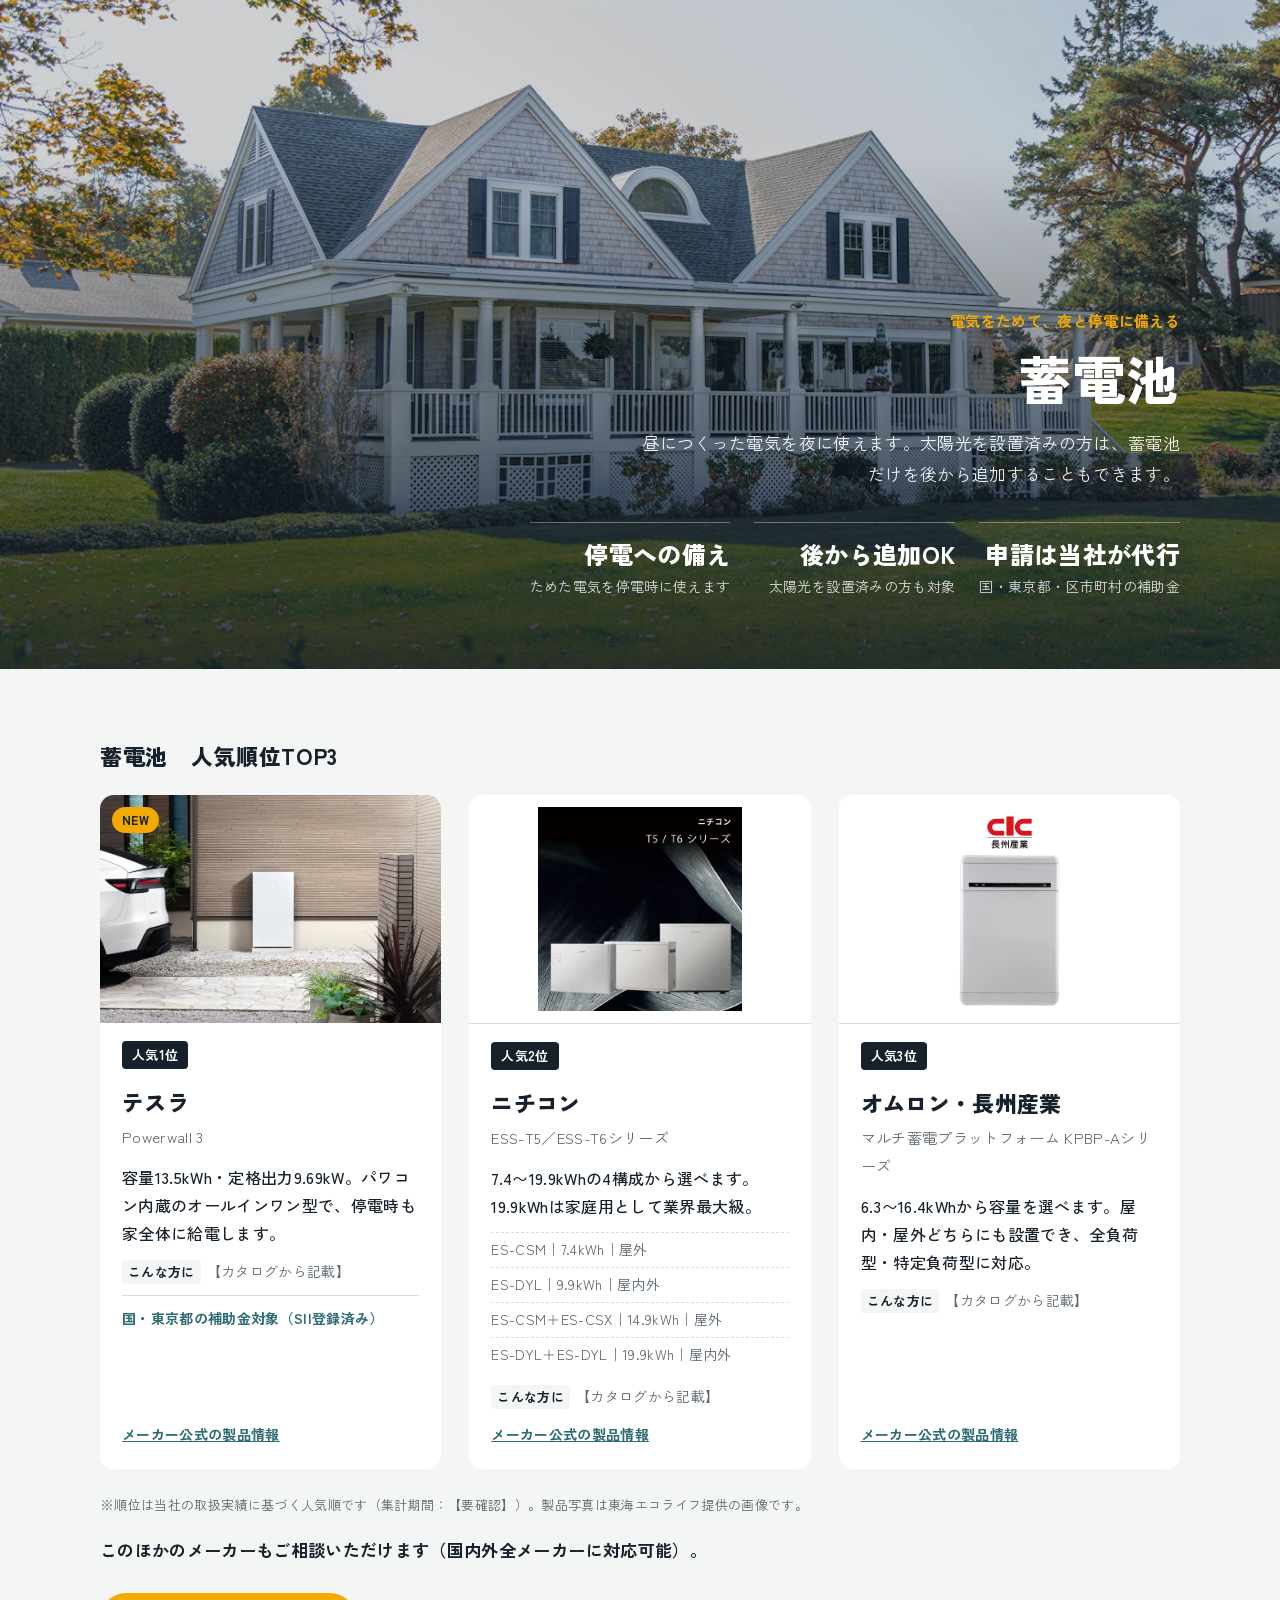
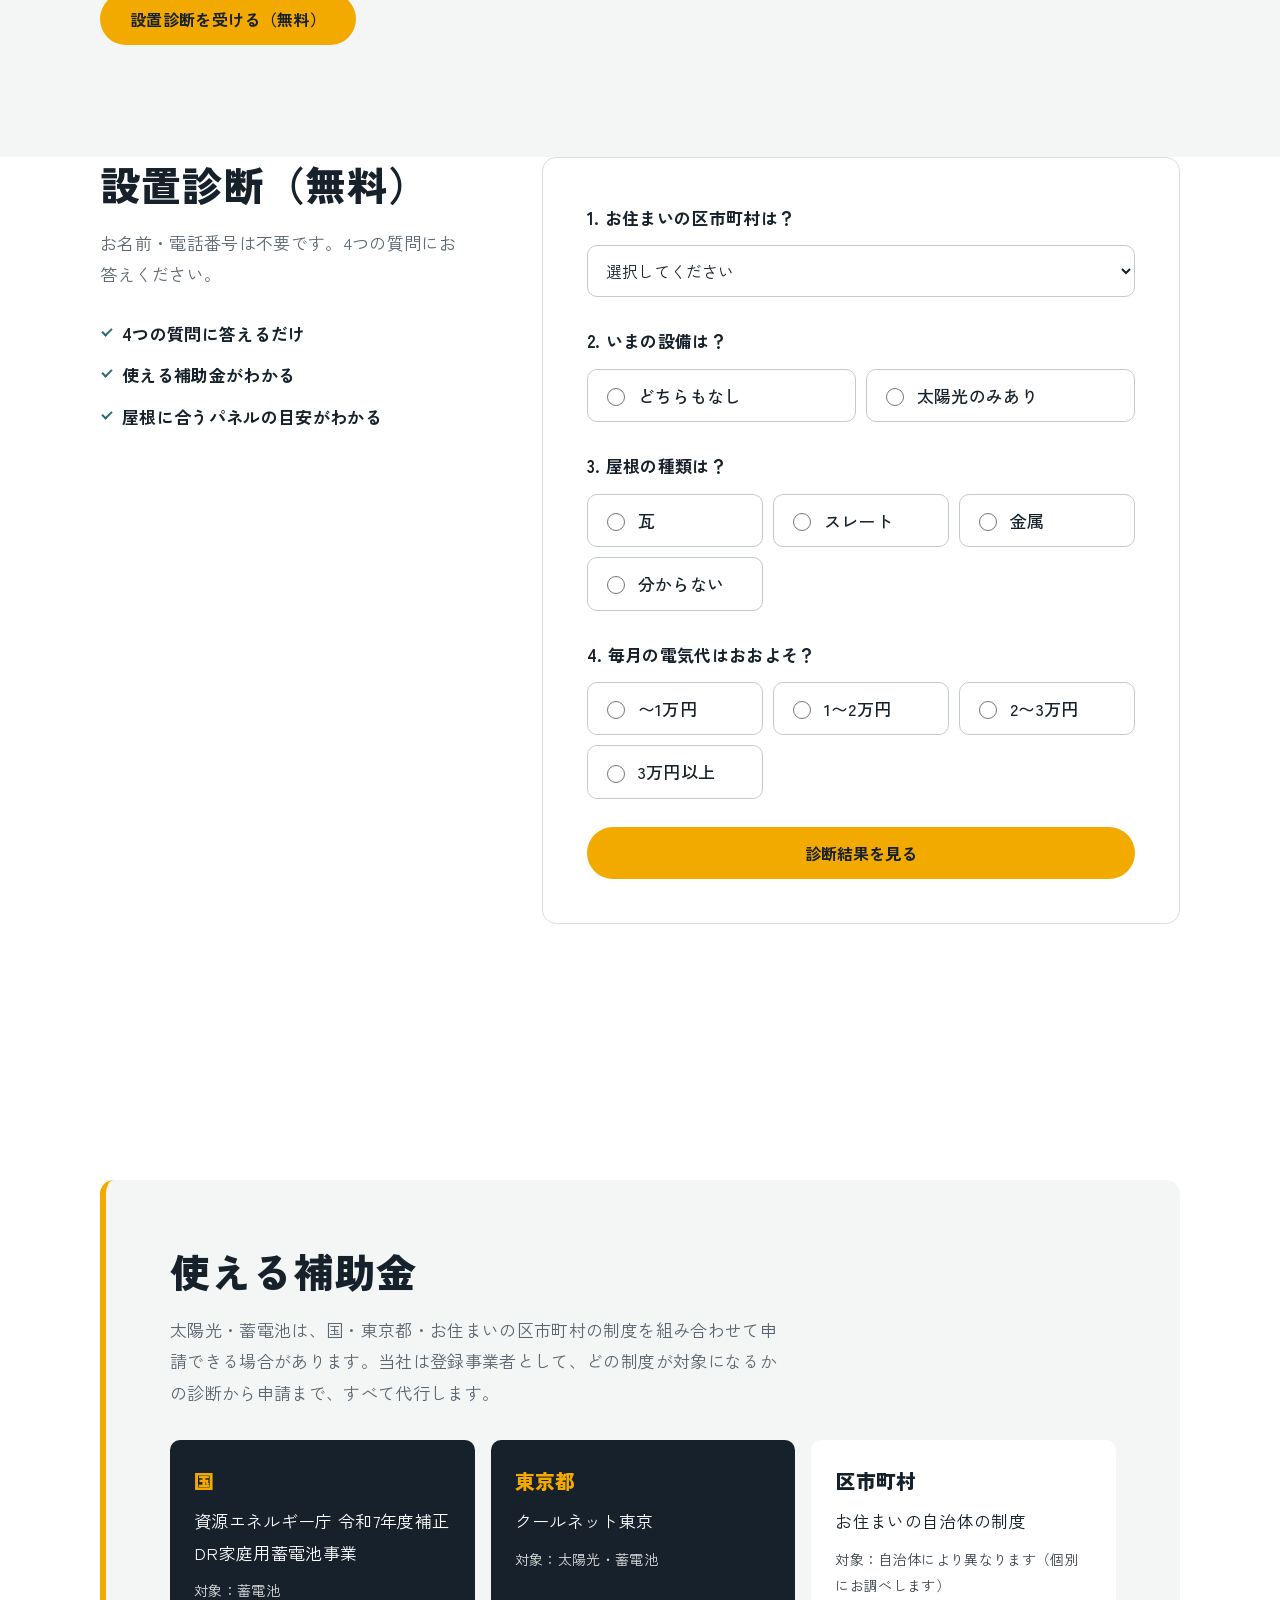
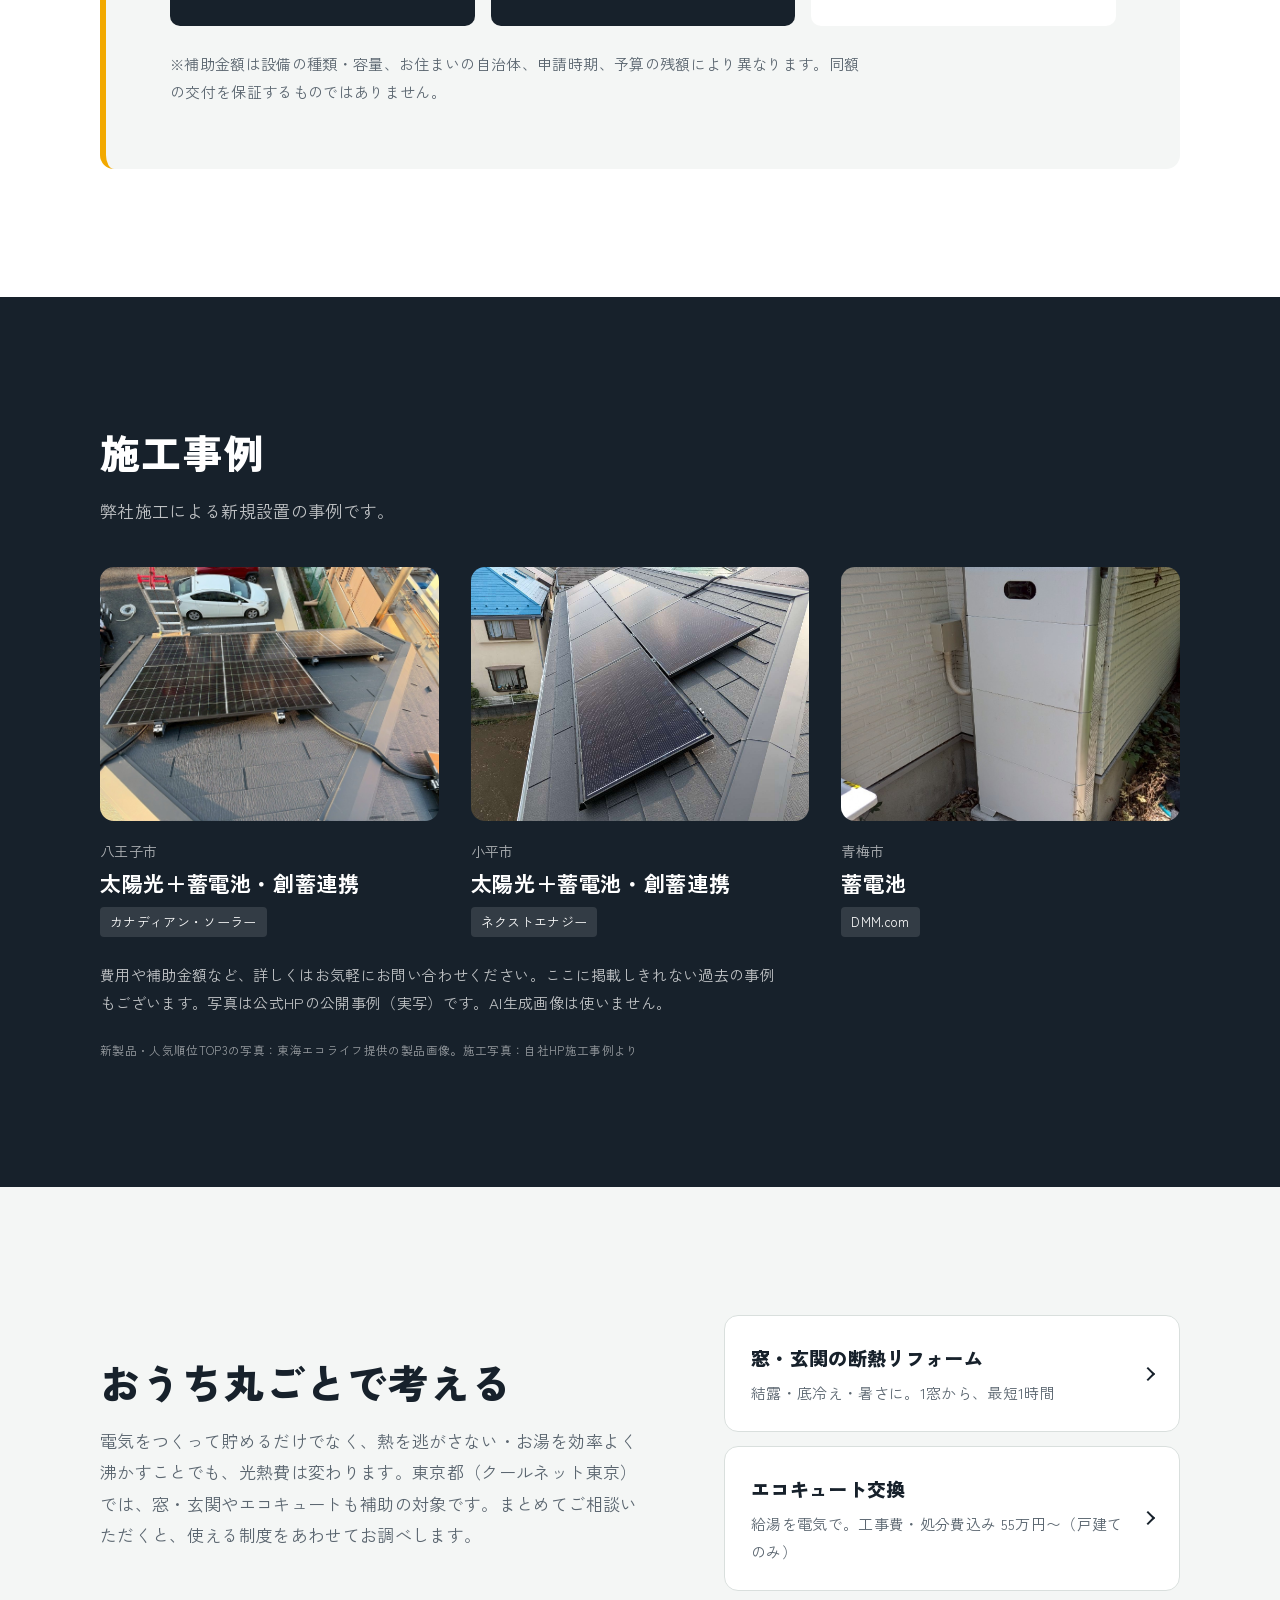
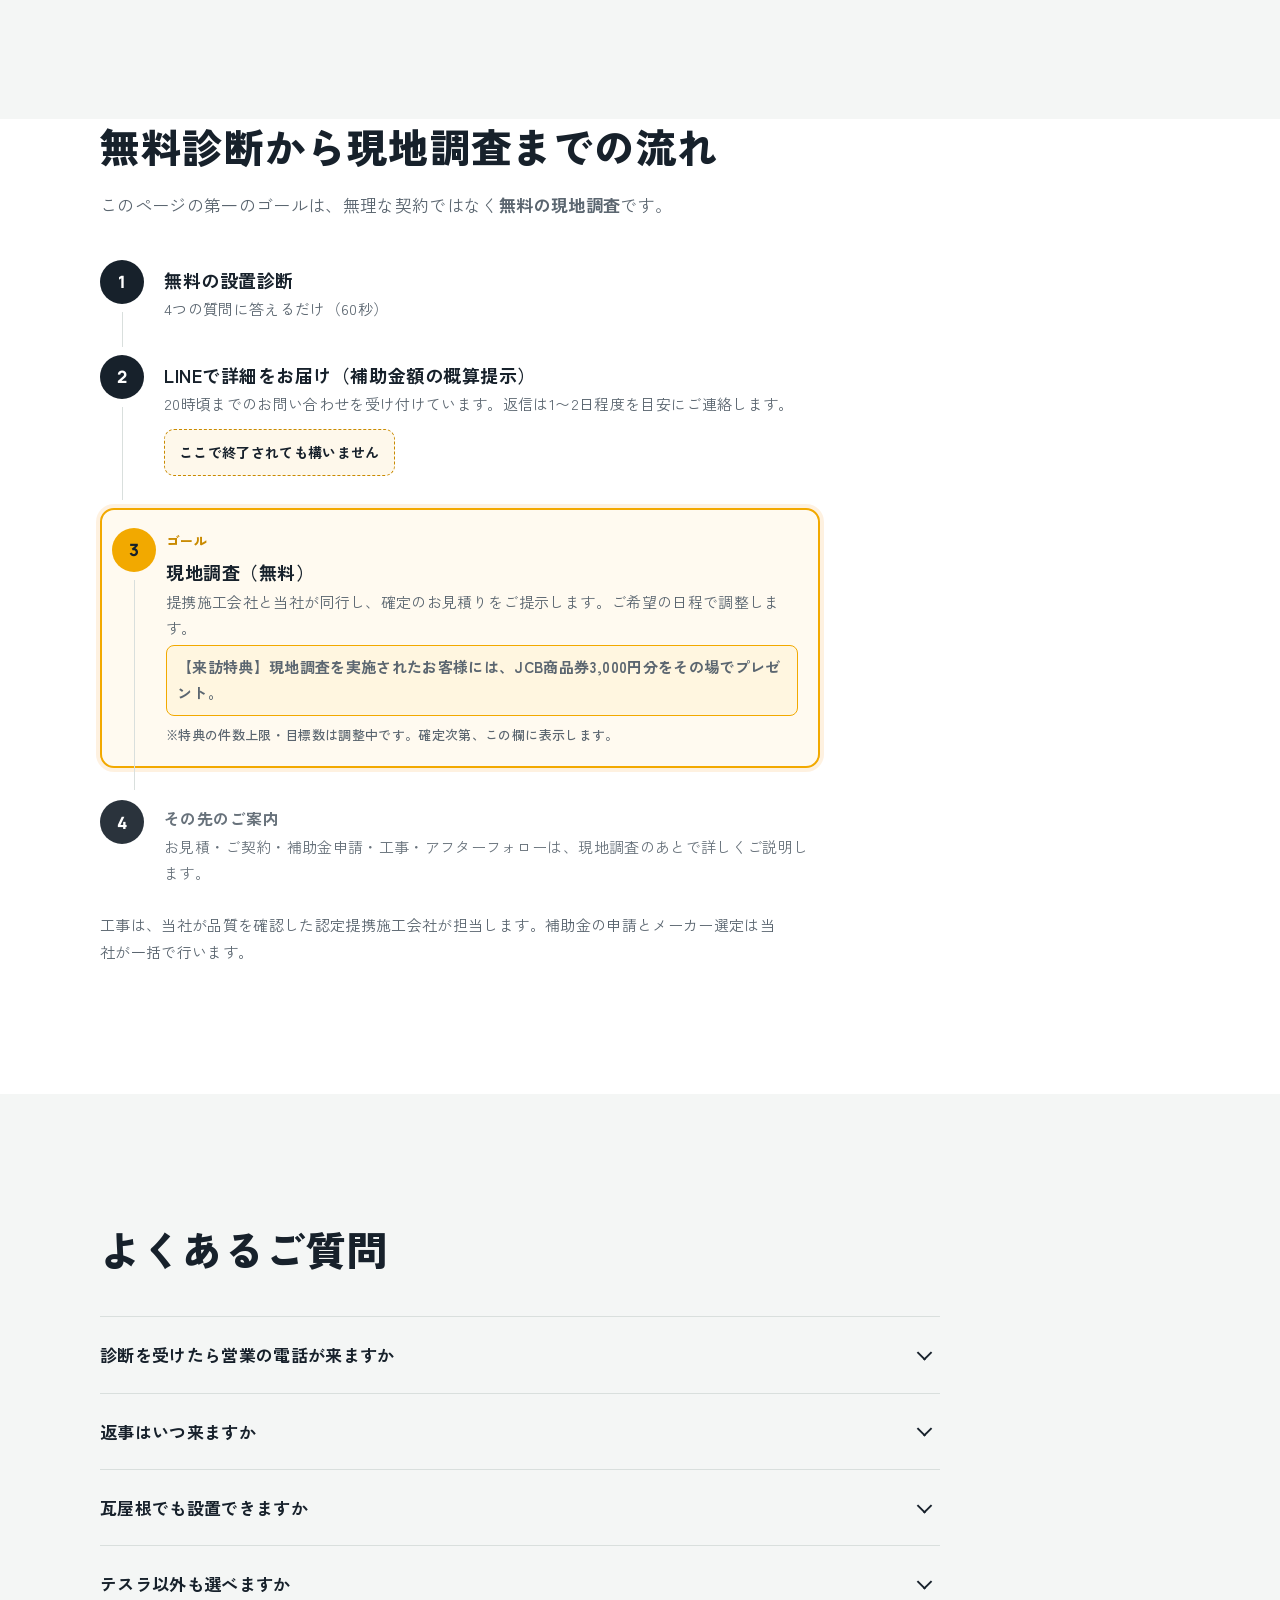
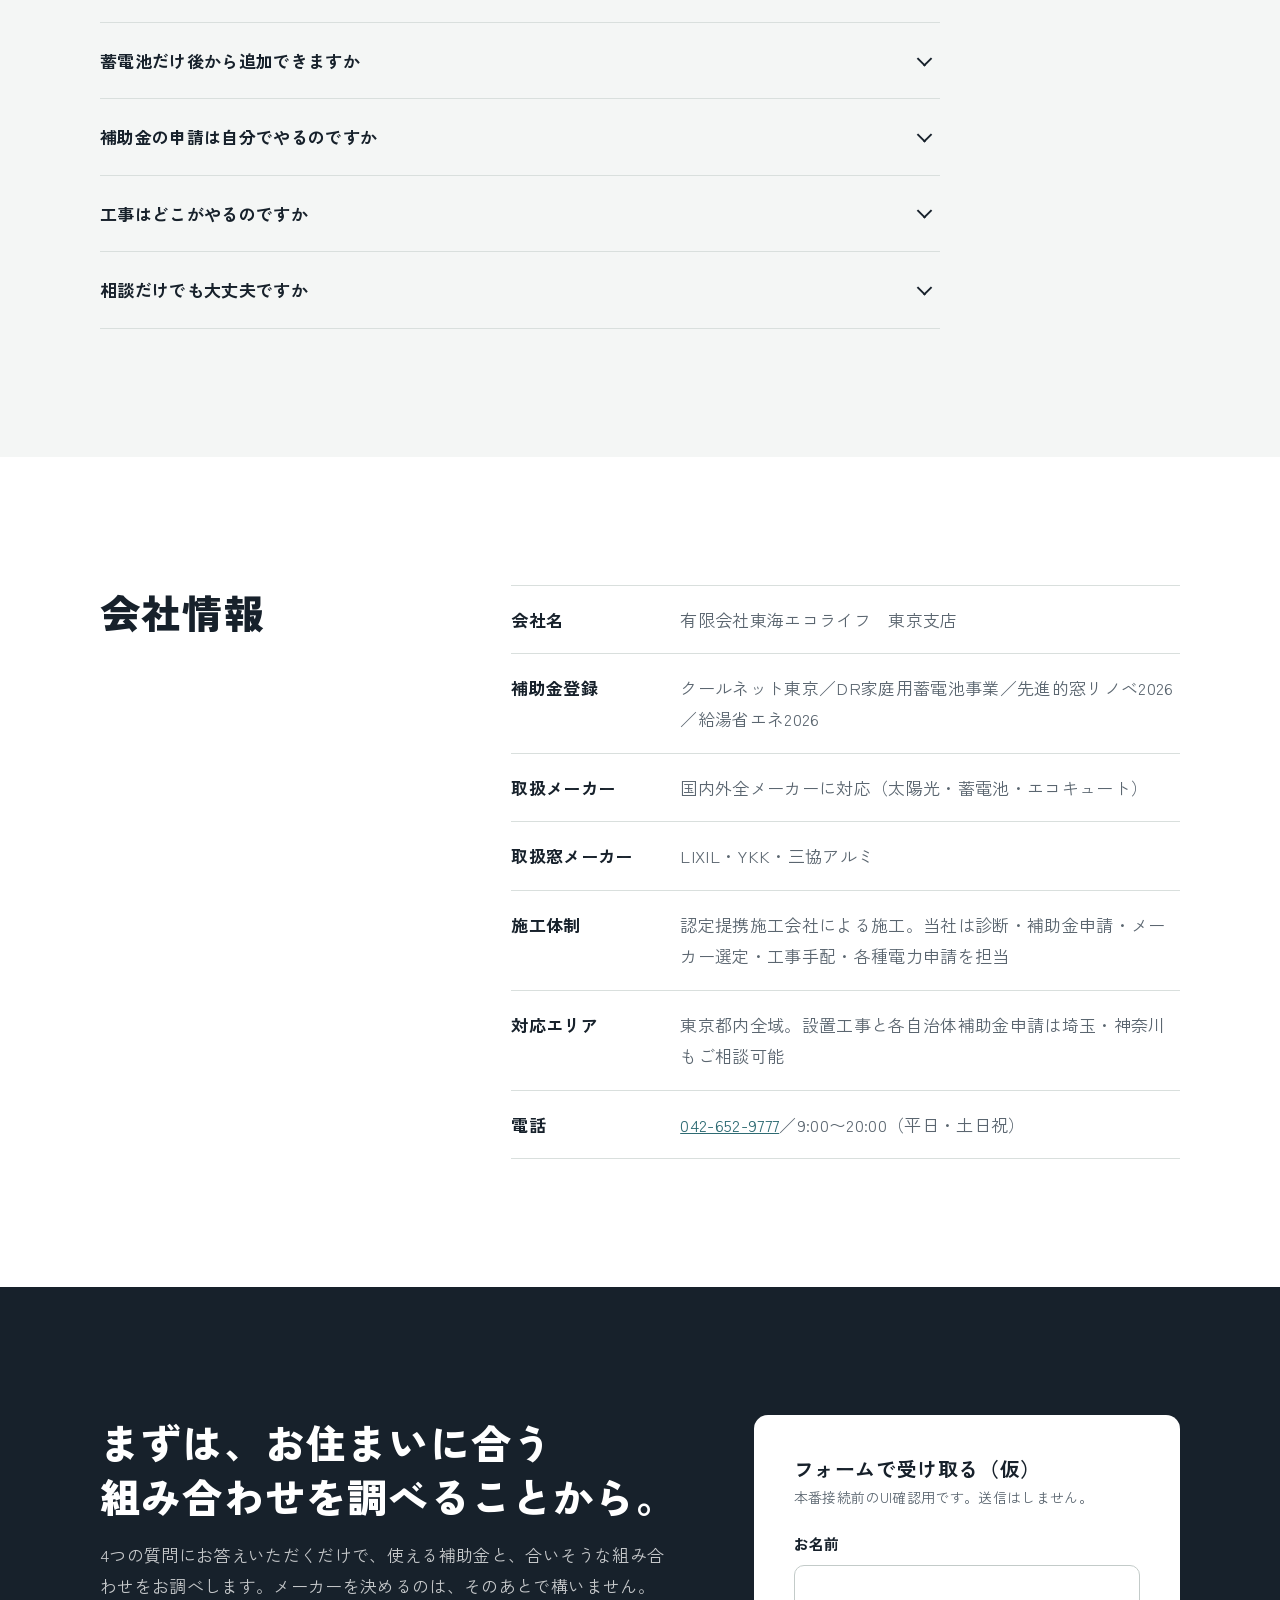
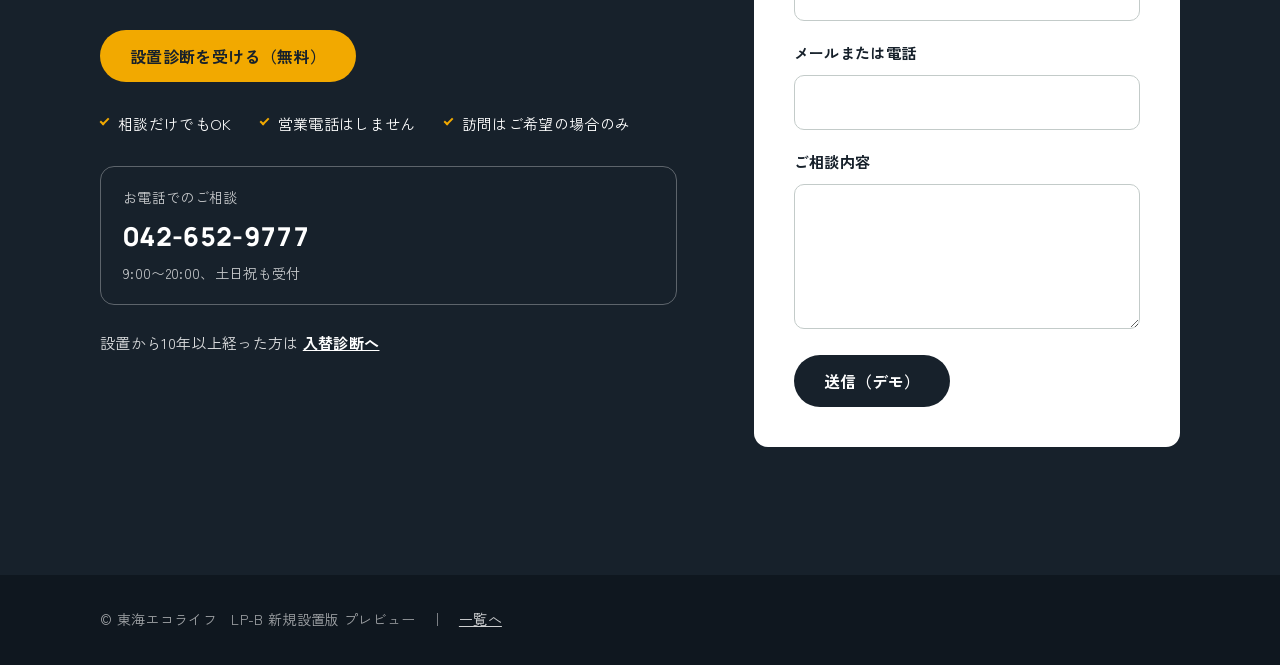
<file: b-new/index.html>
<!DOCTYPE html>
<html lang="ja">
<head>
  <meta charset="UTF-8">
  <meta name="viewport" content="width=device-width, initial-scale=1.0">
  <title>【仮】太陽光・蓄電池の設置診断｜東海エコライフ</title>
  <meta name="description" content="屋根に穴を開けない太陽光と新型蓄電池。設置診断は無料、補助金の申請は当社が代行。東京都内全域。診断後に営業電話はしません。">
  <meta name="robots" content="noindex, nofollow">
  <link rel="preconnect" href="https://fonts.googleapis.com">
  <link rel="preconnect" href="https://fonts.gstatic.com" crossorigin>
  <link href="https://fonts.googleapis.com/css2?family=Zen+Kaku+Gothic+New:wght@400;500;700;900&family=Manrope:wght@500;700;800&display=swap" rel="stylesheet">
  <!-- 共通CSSを先に読み込み、新規設置版のCSSで上書きする -->
  <link rel="stylesheet" href="../shared/shared.css">
  <link rel="stylesheet" href="./assets/css/style.css">
</head>
<body>
  <div class="preview-banner" role="status">仮ページ（LP-B 新規設置版 プレビュー）／本番未公開・検索非表示</div>

  <!-- ===================== ヘッダー ===================== -->
  <header class="site-header" id="site-header">
    <div class="wrap site-header__inner">
      <a class="site-header__brand" href="#top">東海エコライフ<span>東京支店</span></a>
      <button class="menu-btn" id="menu-btn" type="button" aria-expanded="false" aria-controls="gnav">メニュー</button>
      <nav class="gnav" id="gnav" aria-label="ページ内メニュー">
        <ul>
          <li><a href="#news">新製品</a></li>
          <li><a href="#top3">人気順位TOP3</a></li>
          <li><a href="#subsidy">補助金</a></li>
          <li><a href="#cases">施工事例</a></li>
          <li><a href="#faq">よくあるご質問</a></li>
        </ul>
      </nav>
      <a class="site-header__tel num" href="tel:0426529777">042-652-9777</a>
      <a class="btn btn--primary site-header__cta" href="#diagnose" data-track="lpb_new_header_cta_click">設置診断（無料）</a>
    </div>
  </header>

  <main id="top">

    <!-- ===================== ① ヒーロー ===================== -->
    <section class="hero" aria-labelledby="hero-title">
      <div class="media">
        <img src="../shared/img/stock/residential_solar.jpg" alt="太陽光パネルを載せた住宅が並ぶ街並み（イメージ）" fetchpriority="high">
      </div>
      <div class="hero__inner">
        <div class="wrap">
          <p class="hero__label">太陽光・蓄電池の設置診断</p>
          <h1 id="hero-title" class="hero__title"><span class="nobr">屋根に穴を開けない</span><span class="nobr">太陽光、</span><span class="nobr">出ています。</span></h1>
          <p class="hero__lead">
            接着で設置する薄型パネルと、新型の蓄電池。<br class="pc-only">
            もちろん国内メーカーも含めて、お住まいに合う組み合わせを中立にご提案します。
          </p>
          <div class="hero__actions">
            <a class="btn btn--primary" href="#diagnose" data-track="lpb_new_hero_cta_click">使える補助金もわかる。<span class="nobr">設置診断（無料）</span></a>
            <a class="btn btn--ghost-light" href="#news" data-track="lpb_new_hero_news_click">新製品を見る</a>
          </div>
          <ul class="hero__trust">
            <li>東京都内全域に対応（東京支店）</li>
            <li>補助金の申請は当社が代行</li>
            <li>診断後に営業電話はしません</li>
          </ul>
          <p class="crosslink crosslink--light">設置から10年以上経った方は<a href="../b/" data-track="lpb_new_crosslink_click" data-track-label="to_replace">こちら（入替診断へ）</a></p>
        </div>
      </div>
    </section>

    <!-- ===================== ② お悩み ===================== -->
    <section class="section signs" aria-labelledby="worries-title">
      <div class="wrap">
        <h2 id="worries-title" class="section__title">こんなお悩みありませんか</h2>
        <ul class="sign-list sign-list--question">
          <li>電気代が上がり続けている</li>
          <li>屋根に穴を開けるのが不安</li>
          <li>パネルの重さが家に負担にならないか心配</li>
          <li>停電に備えておきたい</li>
          <li>どのメーカーがいいのか分からない</li>
        </ul>
        <p class="section__note">太陽光・蓄電池は、ここ数年で選択肢が大きく増えました。お住まいの屋根や電気の使い方によって、合う組み合わせは変わります。</p>
      </div>
    </section>

    <!-- ===================== ③ 新製品 ===================== -->
    <section class="section news" id="news" aria-labelledby="news-title">
      <div class="wrap">
        <h2 id="news-title" class="section__title">新しく登場した製品</h2>
        <p class="section__lead">どれか1つに決める必要はありません。ご提案は、この下の「人気順位TOP3」を含む取扱メーカーから行います。</p>
        <div class="news-list">
          <article class="news-item">
            <div class="media news-item__media">
              <img src="../shared/img/products/hesta-news-white.png" alt="HESTAソーラーの白背景製品写真" loading="lazy">
            </div>
            <div class="news-item__body">
              <p class="news-item__kicker">太陽光パネル</p>
              <h3 class="news-item__title">HESTAソーラー<br><span>屋根に穴を開けない太陽光</span></h3>
              <p>従来の太陽光パネルは、重さや「屋根に穴を開ける」ことが導入の壁でした。HESTAソーラーは接着で設置するため、家に穴を開けません。屋根のほか、壁やカーポートにも設置できます。</p>
              <p class="news-item__note">メーカー製品保証12年／施工保証20年／出力保証25年。※日本瓦・洋瓦の屋根には設置できません。その場合も壁・カーポートや他メーカーのパネルでご提案できます。</p>
            </div>
          </article>
          <article class="news-item news-item--reverse">
            <div class="media news-item__media">
              <img src="../shared/img/products/tesla-powerwall3-house.png" alt="住宅の外壁に設置したテスラ Powerwall 3" loading="lazy">
            </div>
            <div class="news-item__body">
              <p class="news-item__kicker">蓄電池</p>
              <h3 class="news-item__title">テスラ Powerwall 3<br><span>日本で発売された新型蓄電池</span></h3>
              <p>容量13.5kWh・定格出力9.69kW。パワコンを内蔵したオールインワン型で、停電時も家全体に電気を送れます。</p>
              <p>国・東京都の補助金の対象機器です（SII登録済み）。</p>
            </div>
          </article>
        </div>
      </div>
    </section>

    <!-- ===================== ④ 人気順位TOP3（設備パネル＋カード） ===================== -->
    <section id="top3" aria-labelledby="top3-title">
      <div class="top3-intro">
        <div class="wrap">
          <h2 id="top3-title" class="section__title">人気順位TOP3</h2>
          <p class="section__lead">1社だけを勧めることはしません。屋根の形・ご家族の電気の使い方・ご予算に合わせて、国内外のメーカーから中立にご提案します。</p>
        </div>
      </div>

      <!-- 4-1 太陽光 -->
      <article class="product" id="solar" aria-labelledby="solar-title">
        <div class="media">
          <img class="media__img--bottom" src="../shared/img/stock/solar_panel.jpg" alt="太陽光パネルのアップ（イメージ）" loading="lazy">
        </div>
        <div class="product__body">
          <div class="wrap">
            <p class="product__kicker">電気をつくる</p>
            <h3 id="solar-title" class="product__title">太陽光発電</h3>
            <p class="product__text">屋根の形や種類に合わせてパネルを選びます。瓦屋根の場合も、壁・カーポートや他メーカーのパネルでご提案できます。</p>
            <ul class="stats">
              <li><span class="stats__value stats__value--text">穴を開けない設置</span><span class="stats__label">接着で設置するパネルも選べます</span></li>
              <li><span class="stats__value stats__value--text">壁・カーポートにも</span><span class="stats__label">屋根以外への設置もご相談ください</span></li>
              <li><span class="stats__value stats__value--text">工事はほぼ1日</span><span class="stats__label">蓄電池との同時設置は最大2日程度</span></li>
            </ul>
          </div>
        </div>
      </article>
      <div class="top3-area">
        <div class="wrap">
          <h3 class="top3-area__title">太陽光パネル　人気順位TOP3</h3>
          <div data-top3="solar" data-top3-heading="none"></div>
        </div>
      </div>

      <!-- 4-2 蓄電池 -->
      <article class="product product--right" id="battery" aria-labelledby="battery-title">
        <div class="media">
          <img src="../shared/img/stock/house_exterior.jpg" alt="戸建て住宅の外観（イメージ）" loading="lazy">
        </div>
        <div class="product__body">
          <div class="wrap">
            <p class="product__kicker">電気をためて、夜と停電に備える</p>
            <h3 id="battery-title" class="product__title">蓄電池</h3>
            <p class="product__text">昼につくった電気を夜に使えます。太陽光を設置済みの方は、蓄電池だけを後から追加することもできます。</p>
            <ul class="stats">
              <li><span class="stats__value stats__value--text">停電への備え</span><span class="stats__label">ためた電気を停電時に使えます</span></li>
              <li><span class="stats__value stats__value--text">後から追加OK</span><span class="stats__label">太陽光を設置済みの方も対象</span></li>
              <li><span class="stats__value stats__value--text">申請は当社が代行</span><span class="stats__label">国・東京都・区市町村の補助金</span></li>
            </ul>
          </div>
        </div>
      </article>
      <div class="top3-area">
        <div class="wrap">
          <h3 class="top3-area__title">蓄電池　人気順位TOP3</h3>
          <div data-top3="battery" data-top3-heading="none"></div>
          <p class="top3-note">※順位は当社の取扱実績に基づく人気順です（集計期間：【要確認】）。製品写真は東海エコライフ提供の画像です。</p>
          <p class="top3-more">このほかのメーカーもご相談いただけます（国内外全メーカーに対応可能）。</p>
          <div class="cta-block">
            <a class="btn btn--primary" href="#diagnose" data-track="lpb_new_top3_cta_click">設置診断を受ける（無料）</a>
          </div>
        </div>
      </div>
    </section>

    <!-- ===================== ⑤ 設置診断（main.js がこのidを参照） ===================== -->
    <section class="section diagnose" id="diagnose" aria-labelledby="diagnose-title">
      <div class="wrap diagnose__grid">
        <div class="diagnose__intro">
          <h2 id="diagnose-title" class="section__title">設置診断（無料）</h2>
          <p class="section__lead">お名前・電話番号は不要です。4つの質問にお答えください。</p>
          <ul class="diagnose__points">
            <li>4つの質問に答えるだけ</li>
            <li>使える補助金がわかる</li>
            <li>屋根に合うパネルの目安がわかる</li>
          </ul>
        </div>

        <div class="diagnose__panel">
          <form id="diagnose-form" class="diagnose-form" novalidate>
            <fieldset class="field">
              <legend><label for="area">1. お住まいの区市町村は？</label></legend>
              <select id="area" name="area" class="input" required>
                <option value="">選択してください</option>
                <optgroup label="23区">
                  <option>千代田区</option><option>中央区</option><option>港区</option>
                  <option>新宿区</option><option>文京区</option><option>台東区</option>
                  <option>墨田区</option><option>江東区</option><option>品川区</option>
                  <option>目黒区</option><option>大田区</option><option>世田谷区</option>
                  <option>渋谷区</option><option>中野区</option><option>杉並区</option>
                  <option>豊島区</option><option>北区</option><option>荒川区</option>
                  <option>板橋区</option><option>練馬区</option><option>足立区</option>
                  <option>葛飾区</option><option>江戸川区</option>
                </optgroup>
                <optgroup label="北多摩">
                  <option>立川市</option><option>武蔵野市</option><option>三鷹市</option>
                  <option>府中市</option><option>昭島市</option><option>調布市</option>
                  <option>小金井市</option><option>小平市</option><option>東村山市</option>
                  <option>国分寺市</option><option>国立市</option><option>狛江市</option>
                  <option>東大和市</option><option>清瀬市</option><option>東久留米市</option>
                  <option>武蔵村山市</option>
                </optgroup>
                <optgroup label="南多摩">
                  <option>八王子市</option><option>町田市</option><option>日野市</option>
                  <option>多摩市</option><option>稲城市</option>
                </optgroup>
                <optgroup label="西多摩">
                  <option>青梅市</option><option>福生市</option><option>羽村市</option>
                  <option>あきる野市</option><option>瑞穂町</option><option>日の出町</option>
                  <option>檜原村</option><option>奥多摩町</option>
                </optgroup>
                <optgroup label="島しょ">
                  <option>大島町</option><option>利島村</option><option>新島村</option>
                  <option>神津島村</option><option>三宅村</option><option>御蔵島村</option>
                  <option>八丈町</option><option>青ヶ島村</option><option>小笠原村</option>
                </optgroup>
                <option value="other">東京都以外</option>
              </select>
            </fieldset>
            <fieldset class="field">
              <legend>2. いまの設備は？</legend>
              <div class="choice-grid">
                <label><input type="radio" name="equip" value="どちらもなし" required>どちらもなし</label>
                <label><input type="radio" name="equip" value="太陽光のみあり">太陽光のみあり</label>
              </div>
            </fieldset>
            <fieldset class="field">
              <legend>3. 屋根の種類は？</legend>
              <div class="choice-grid">
                <label><input type="radio" name="roof" value="瓦" required>瓦</label>
                <label><input type="radio" name="roof" value="スレート">スレート</label>
                <label><input type="radio" name="roof" value="金属">金属</label>
                <label><input type="radio" name="roof" value="分からない">分からない</label>
              </div>
            </fieldset>
            <fieldset class="field">
              <legend>4. 毎月の電気代はおおよそ？</legend>
              <div class="choice-grid">
                <label><input type="radio" name="bill" value="〜1万円" required>〜1万円</label>
                <label><input type="radio" name="bill" value="1〜2万円">1〜2万円</label>
                <label><input type="radio" name="bill" value="2〜3万円">2〜3万円</label>
                <label><input type="radio" name="bill" value="3万円以上">3万円以上</label>
              </div>
            </fieldset>
            <p id="form-error" class="form-error" role="alert" hidden></p>
            <button type="submit" class="btn btn--primary btn--block">診断結果を見る</button>
          </form>

          <div id="diagnose-result" class="diagnose-result" hidden>
            <div id="result-out" hidden>
              <h3>申し訳ございません</h3>
              <p>現在は東京都内のご相談を受けております。神奈川・埼玉は、将来広げる予定です。</p>
            </div>
            <div id="result-ok" hidden>
              <h3 id="result-heading"></h3>
              <p id="result-equip"></p>
              <p id="result-roof"></p>
              <p id="result-subsidy"></p>
              <p>正確な補助金額と、お住まいに合う組み合わせ（人気順位TOP3を含む取扱メーカーから中立に比較）をLINEでお届けします。</p>
              <div class="result-cta">
                <a class="btn btn--line btn--block" href="https://line.me/" target="_blank" rel="noopener" data-track="lpb_new_line_click">LINEで詳しい診断を受け取る</a>
                <p class="tiny">20時頃までのお問い合わせを受け付けております。返信は1〜2日程度を目安にご連絡します。営業電話はいたしません。</p>
                <p class="result-alt">LINEをお使いでない方：<a href="#contact-form">フォームで受け取る</a> ／ お電話 <a href="tel:0426529777">042-652-9777</a>（9:00〜20:00、土日祝も受付）</p>
              </div>
            </div>
          </div>
        </div>
      </div>
    </section>

    <!-- ===================== ⑥ 使える補助金 ===================== -->
    <section class="section subsidy" id="subsidy" aria-labelledby="subsidy-title">
      <div class="wrap">
        <div class="subsidy__box">
          <h2 id="subsidy-title" class="section__title">使える補助金</h2>
          <p class="section__lead">太陽光・蓄電池は、国・東京都・お住まいの区市町村の制度を組み合わせて申請できる場合があります。当社は登録事業者として、どの制度が対象になるかの診断から申請まで、すべて代行します。</p>
          <div class="subsidy__rows subsidy__rows--3">
            <div class="subsidy__row is-ok">
              <p class="subsidy__term">国</p>
              <p>資源エネルギー庁 令和7年度補正 DR家庭用蓄電池事業</p>
              <p class="subsidy__target">対象：蓄電池</p>
            </div>
            <div class="subsidy__row is-ok">
              <p class="subsidy__term">東京都</p>
              <p>クールネット東京</p>
              <p class="subsidy__target">対象：太陽光・蓄電池</p>
            </div>
            <div class="subsidy__row">
              <p class="subsidy__term">区市町村</p>
              <p>お住まいの自治体の制度</p>
              <p class="subsidy__target">対象：自治体により異なります（個別にお調べします）</p>
            </div>
          </div>
          <p class="section__note">※補助金額は設備の種類・容量、お住まいの自治体、申請時期、予算の残額により異なります。同額の交付を保証するものではありません。</p>
        </div>
      </div>
    </section>

    <!-- ===================== ⑦ 施工事例 ===================== -->
    <section class="section cases" id="cases" aria-labelledby="cases-title">
      <div class="wrap">
        <h2 id="cases-title" class="section__title">施工事例</h2>
        <p class="section__lead">弊社施工による新規設置の事例です。</p>
        <div class="case-grid">
          <article class="case-card">
            <div class="case-card__media">
              <img class="case-card__img" src="../shared/img/cases/b1.jpg" alt="八王子市 K様邸の施工写真" loading="lazy" width="1477" height="1108">
            </div>
            <p class="case-card__area">八王子市</p>
            <h3 class="case-card__title">太陽光＋蓄電池・創蓄連携</h3>
            <ul class="case-card__equip"><li>カナディアン・ソーラー</li></ul>
          </article>
          <article class="case-card">
            <div class="case-card__media">
              <img class="case-card__img" src="../shared/img/cases/b2.jpg" alt="小平市 Y様邸の施工写真" loading="lazy" width="1300" height="976">
            </div>
            <p class="case-card__area">小平市</p>
            <h3 class="case-card__title">太陽光＋蓄電池・創蓄連携</h3>
            <ul class="case-card__equip"><li>ネクストエナジー</li></ul>
          </article>
          <article class="case-card">
            <div class="case-card__media">
              <img class="case-card__img" src="../shared/img/cases/b3.jpg" alt="青梅市 M様邸の施工写真" loading="lazy" width="961" height="1280">
            </div>
            <p class="case-card__area">青梅市</p>
            <h3 class="case-card__title">蓄電池</h3>
            <ul class="case-card__equip"><li>DMM.com</li></ul>
          </article>
        </div>
        <p class="section__note">費用や補助金額など、詳しくはお気軽にお問い合わせください。ここに掲載しきれない過去の事例もございます。写真は公式HPの公開事例（実写）です。AI生成画像は使いません。</p>
        <p class="img-credit">新製品・人気順位TOP3の写真：東海エコライフ提供の製品画像。施工写真：自社HP施工事例より</p>
      </div>
    </section>

    <!-- ===================== ⑧ おうち丸ごと ===================== -->
    <section class="section whole" id="whole-house" aria-labelledby="whole-title">
      <div class="wrap whole__grid">
        <div>
          <h2 id="whole-title" class="section__title">おうち丸ごとで考える</h2>
          <p class="section__lead">電気をつくって貯めるだけでなく、熱を逃がさない・お湯を効率よく沸かすことでも、光熱費は変わります。東京都（クールネット東京）では、窓・玄関やエコキュートも補助の対象です。まとめてご相談いただくと、使える制度をあわせてお調べします。</p>
        </div>
        <div class="whole__links">
          <a class="whole-link" href="../c/" data-track="lpb_new_wholehouse_click" data-track-label="to_window">
            <span class="whole-link__title">窓・玄関の断熱リフォーム</span>
            <span class="whole-link__text">結露・底冷え・暑さに。1窓から、最短1時間</span>
          </a>
          <a class="whole-link" href="../d/" data-track="lpb_new_wholehouse_click" data-track-label="to_ecocute">
            <span class="whole-link__title">エコキュート交換</span>
            <span class="whole-link__text">給湯を電気で。工事費・処分費込み 55万円〜（戸建てのみ）</span>
          </a>
        </div>
      </div>
    </section>

    <!-- ===================== ⑨ 無料診断から現地調査までの流れ ===================== -->
    <section class="section flow" id="flow" aria-labelledby="flow-title">
      <div class="wrap">
        <h2 id="flow-title" class="section__title">無料診断から現地調査までの流れ</h2>
        <p class="section__lead">このページの第一のゴールは、無理な契約ではなく<strong>無料の現地調査</strong>です。</p>
        <ol class="flow-list flow-list--survey-goal">
          <li>
            <div class="flow-list__body">
              <h3>無料の設置診断</h3>
              <p>4つの質問に答えるだけ（60秒）</p>
            </div>
          </li>
          <li>
            <div class="flow-list__body">
              <h3>LINEで詳細をお届け（補助金額の概算提示）</h3>
              <p>20時頃までのお問い合わせを受け付けています。返信は1〜2日程度を目安にご連絡します。</p>
              <p class="flow-list__pause-inline">ここで終了されても構いません</p>
            </div>
          </li>
          <li class="flow-list__goal">
            <div class="flow-list__body">
              <p class="flow-list__goal-label">ゴール</p>
              <h3>現地調査（無料）</h3>
              <p>提携施工会社と当社が同行し、確定のお見積りをご提示します。ご希望の日程で調整します。</p>
              <p class="flow-perk">【来訪特典】現地調査を実施されたお客様には、JCB商品券3,000円分をその場でプレゼント。</p>
              <p class="flow-cap-note">※特典の件数上限・目標数は調整中です。確定次第、この欄に表示します。</p>
            </div>
          </li>
          <li class="flow-list__after">
            <div class="flow-list__body">
              <h3>その先のご案内</h3>
              <p>お見積・ご契約・補助金申請・工事・アフターフォローは、現地調査のあとで詳しくご説明します。</p>
            </div>
          </li>
        </ol>
        <p class="section__note">工事は、当社が品質を確認した認定提携施工会社が担当します。補助金の申請とメーカー選定は当社が一括で行います。</p>
      </div>
    </section>

    <!-- ===================== ⑩ よくあるご質問 ===================== -->
    <section class="section faq" id="faq" aria-labelledby="faq-title">
      <div class="wrap">
        <h2 id="faq-title" class="section__title">よくあるご質問</h2>
        <div class="faq-list">
          <details><summary>診断を受けたら営業の電話が来ますか</summary><p>診断後に営業電話はしません。ご連絡はLINE（またはお客様が選んだ連絡方法）で行い、訪問はご希望の場合のみです。</p></details>
          <details><summary>返事はいつ来ますか</summary><p>20時頃までのお問い合わせを受け付けております。返信は1〜2日程度を目安にご連絡します（混雑時は前後する場合があります）。</p></details>
          <details><summary>瓦屋根でも設置できますか</summary><p>はい、問題なく設置いただけます。瓦を割ったり雨漏りを起こしたりしないよう、瓦専用の固定金具や工法を用いて施工いたします。瓦の種類（和瓦・洋瓦など）や屋根下地の強度によって最適な工法が異なりますので、専門スタッフが現地確認のうえ最適なプランをご提案いたします。屋根設置が難しい場合、屋根以外のスペースを活用するHESTAソーラーの「壁面設置」や「カーポート設置」など、太陽光発電を導入できる方法を柔軟にご提案いたします。</p></details>
          <details><summary>テスラ以外も選べますか</summary><p>選べます。国内外の全メーカーから、ご家庭に合う1台をご提案します。</p></details>
          <details><summary>蓄電池だけ後から追加できますか</summary><p>できます。太陽光を設置済みの方も対象です。</p></details>
          <details><summary>補助金の申請は自分でやるのですか</summary><p>すべて当社が代行します。国・東京都・市区町村のどの制度も対応します。</p></details>
          <details><summary>工事はどこがやるのですか</summary><p>当社が品質を確認した認定提携施工会社が施工します。補助金申請とメーカー選定は当社が担当します。</p></details>
          <details><summary>相談だけでも大丈夫ですか</summary><p>問題ありません。相談だけでも大歓迎です。オンライン相談も受け付けておりますので、ぜひお気軽にご相談ください。</p></details>
        </div>
      </div>
    </section>

    <!-- ===================== ⑪ 会社情報 ===================== -->
    <section class="section company" id="company" aria-labelledby="company-title">
      <div class="wrap company__grid">
        <h2 id="company-title" class="section__title">会社情報</h2>
        <dl class="company-list">
          <div><dt>会社名</dt><dd>有限会社東海エコライフ　東京支店</dd></div>
          <div><dt>補助金登録</dt><dd>クールネット東京／DR家庭用蓄電池事業／先進的窓リノベ2026／給湯省エネ2026</dd></div>
          <div><dt>取扱メーカー</dt><dd>国内外全メーカーに対応（太陽光・蓄電池・エコキュート）</dd></div>
          <div><dt>取扱窓メーカー</dt><dd>LIXIL・YKK・三協アルミ</dd></div>
          <div><dt>施工体制</dt><dd>認定提携施工会社による施工。当社は診断・補助金申請・メーカー選定・工事手配・各種電力申請を担当</dd></div>
          <div><dt>対応エリア</dt><dd>東京都内全域。設置工事と各自治体補助金申請は埼玉・神奈川もご相談可能</dd></div>
          <div><dt>電話</dt><dd><a href="tel:0426529777">042-652-9777</a>／9:00〜20:00（平日・土日祝）</dd></div>
        </dl>
      </div>
    </section>

    <!-- ===================== ⑫ 最終CTA・フォーム ===================== -->
    <section class="section final-cta" id="final" aria-labelledby="final-title">
      <div class="wrap final-cta__grid">
        <div>
          <h2 id="final-title" class="section__title">まずは、お住まいに合う<br class="pc-only">組み合わせを調べることから。</h2>
          <p class="section__lead">4つの質問にお答えいただくだけで、使える補助金と、合いそうな組み合わせをお調べします。メーカーを決めるのは、そのあとで構いません。</p>
          <a class="btn btn--primary" href="#diagnose" data-track="lpb_new_final_cta_click">設置診断を受ける（無料）</a>
          <ul class="hero__trust">
            <li>相談だけでもOK</li>
            <li>営業電話はしません</li>
            <li>訪問はご希望の場合のみ</li>
          </ul>
          <a class="channel" href="tel:0426529777">
            <span class="channel__label">お電話でのご相談</span>
            <span class="channel__value num">042-652-9777</span>
            <span class="channel__note">9:00〜20:00、土日祝も受付</span>
          </a>
          <p class="crosslink crosslink--light">設置から10年以上経った方は<a href="../b/" data-track="lpb_new_crosslink_click" data-track-label="to_replace_final">入替診断へ</a></p>
        </div>

        <div class="contact-form-box" id="contact-form">
          <h3>フォームで受け取る（仮）</h3>
          <p class="tiny">本番接続前のUI確認用です。送信はしません。</p>
          <form id="contact-dummy" class="contact-dummy">
            <div class="field">
              <label for="c-name">お名前</label>
              <input id="c-name" class="input" type="text" name="name" autocomplete="name">
            </div>
            <div class="field">
              <label for="c-contact">メールまたは電話</label>
              <input id="c-contact" class="input" type="text" name="contact">
            </div>
            <div class="field">
              <label for="c-message">ご相談内容</label>
              <textarea id="c-message" class="input" name="message" rows="4"></textarea>
            </div>
            <button type="submit" class="btn btn--secondary">送信（デモ）</button>
            <p id="contact-msg" class="tiny" role="status" hidden></p>
          </form>
        </div>
      </div>
    </section>
  </main>

  <footer class="site-footer">
    <div class="wrap"><p>© 東海エコライフ　LP-B 新規設置版 プレビュー　｜　<a href="../">一覧へ</a></p></div>
  </footer>

  <!-- スマホ固定CTA（main.js が診断セクション表示中に .is-hidden を付ける） -->
  <div class="sticky-cta">
    <a class="btn btn--ghost-dark" href="tel:0426529777">電話で相談</a>
    <a class="btn btn--primary" href="#diagnose" data-track="lpb_new_sticky_cta_click">設置診断を受ける</a>
  </div>

  <script src="../shared/track.js"></script>
  <script src="../shared/top3.js"></script>
  <script src="./assets/js/main.js"></script>
  <script src="./assets/js/ui.js"></script>
</body>
</html>
</file>
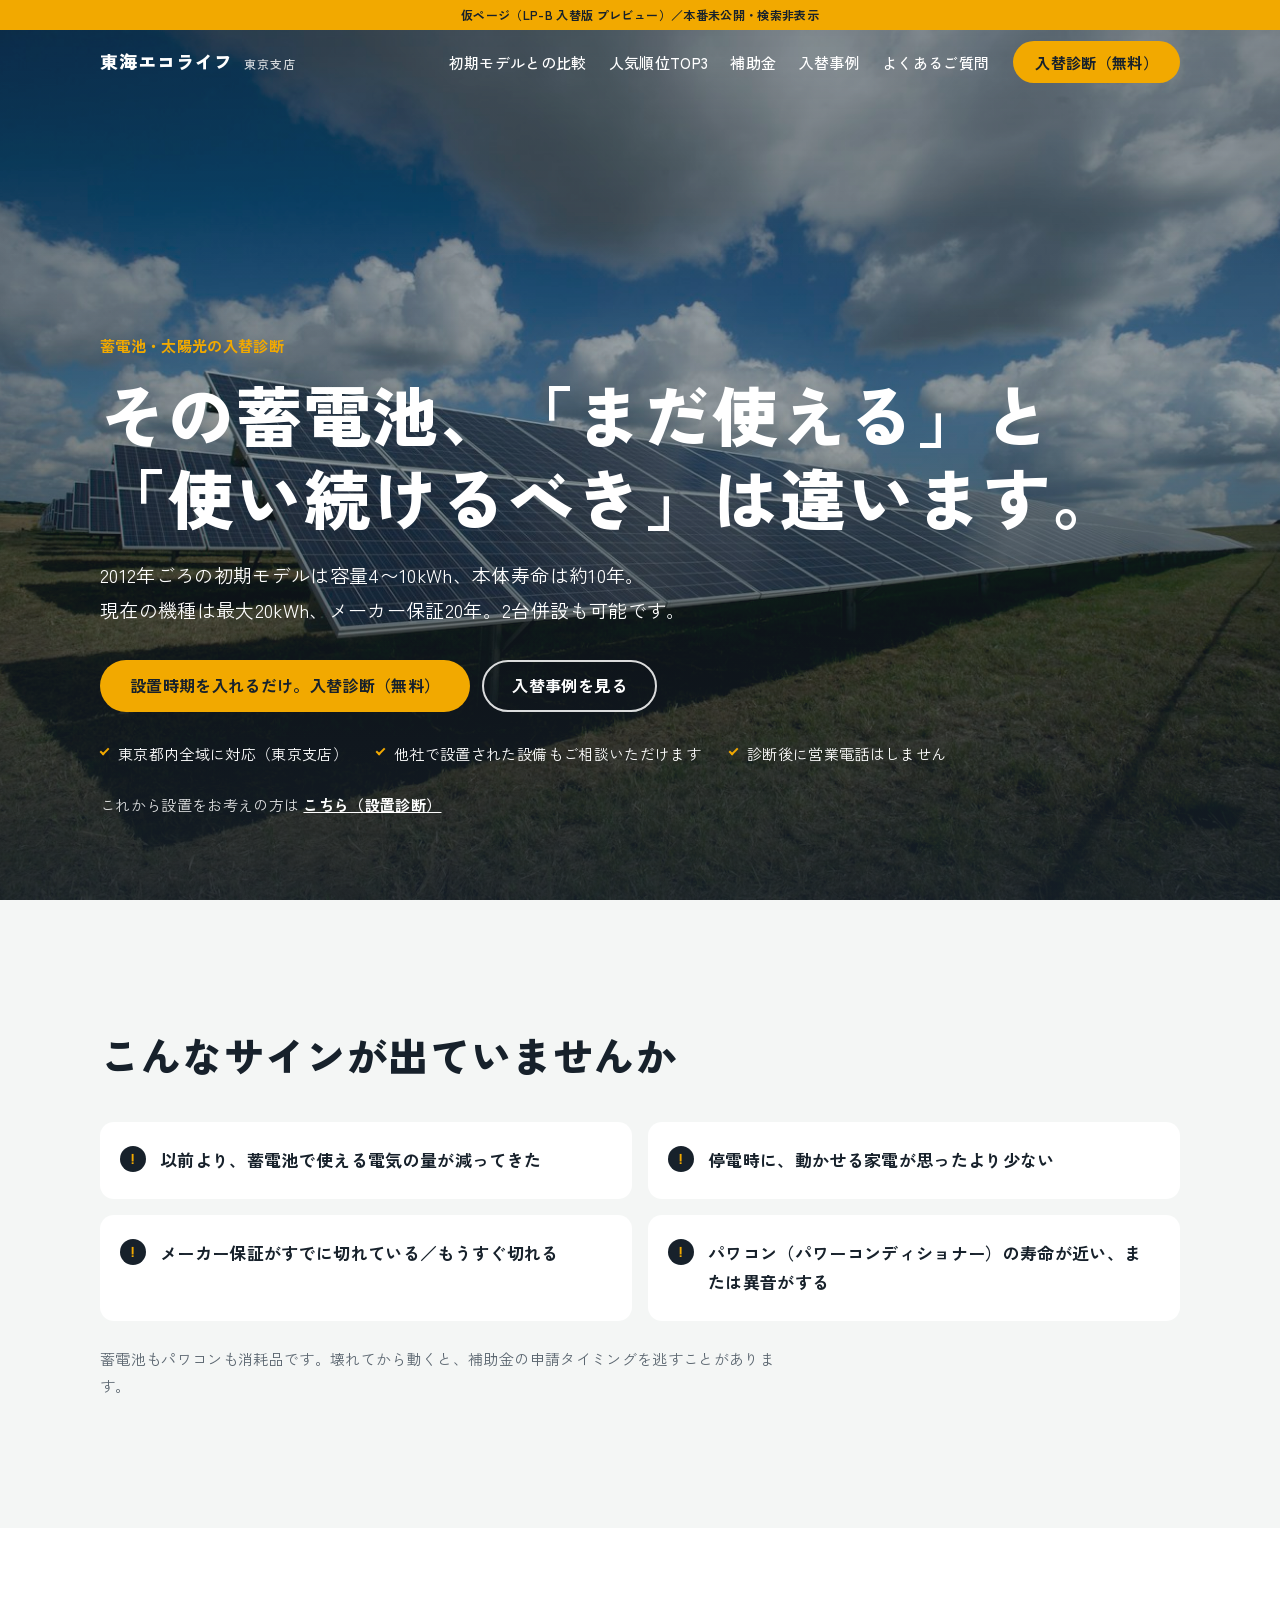
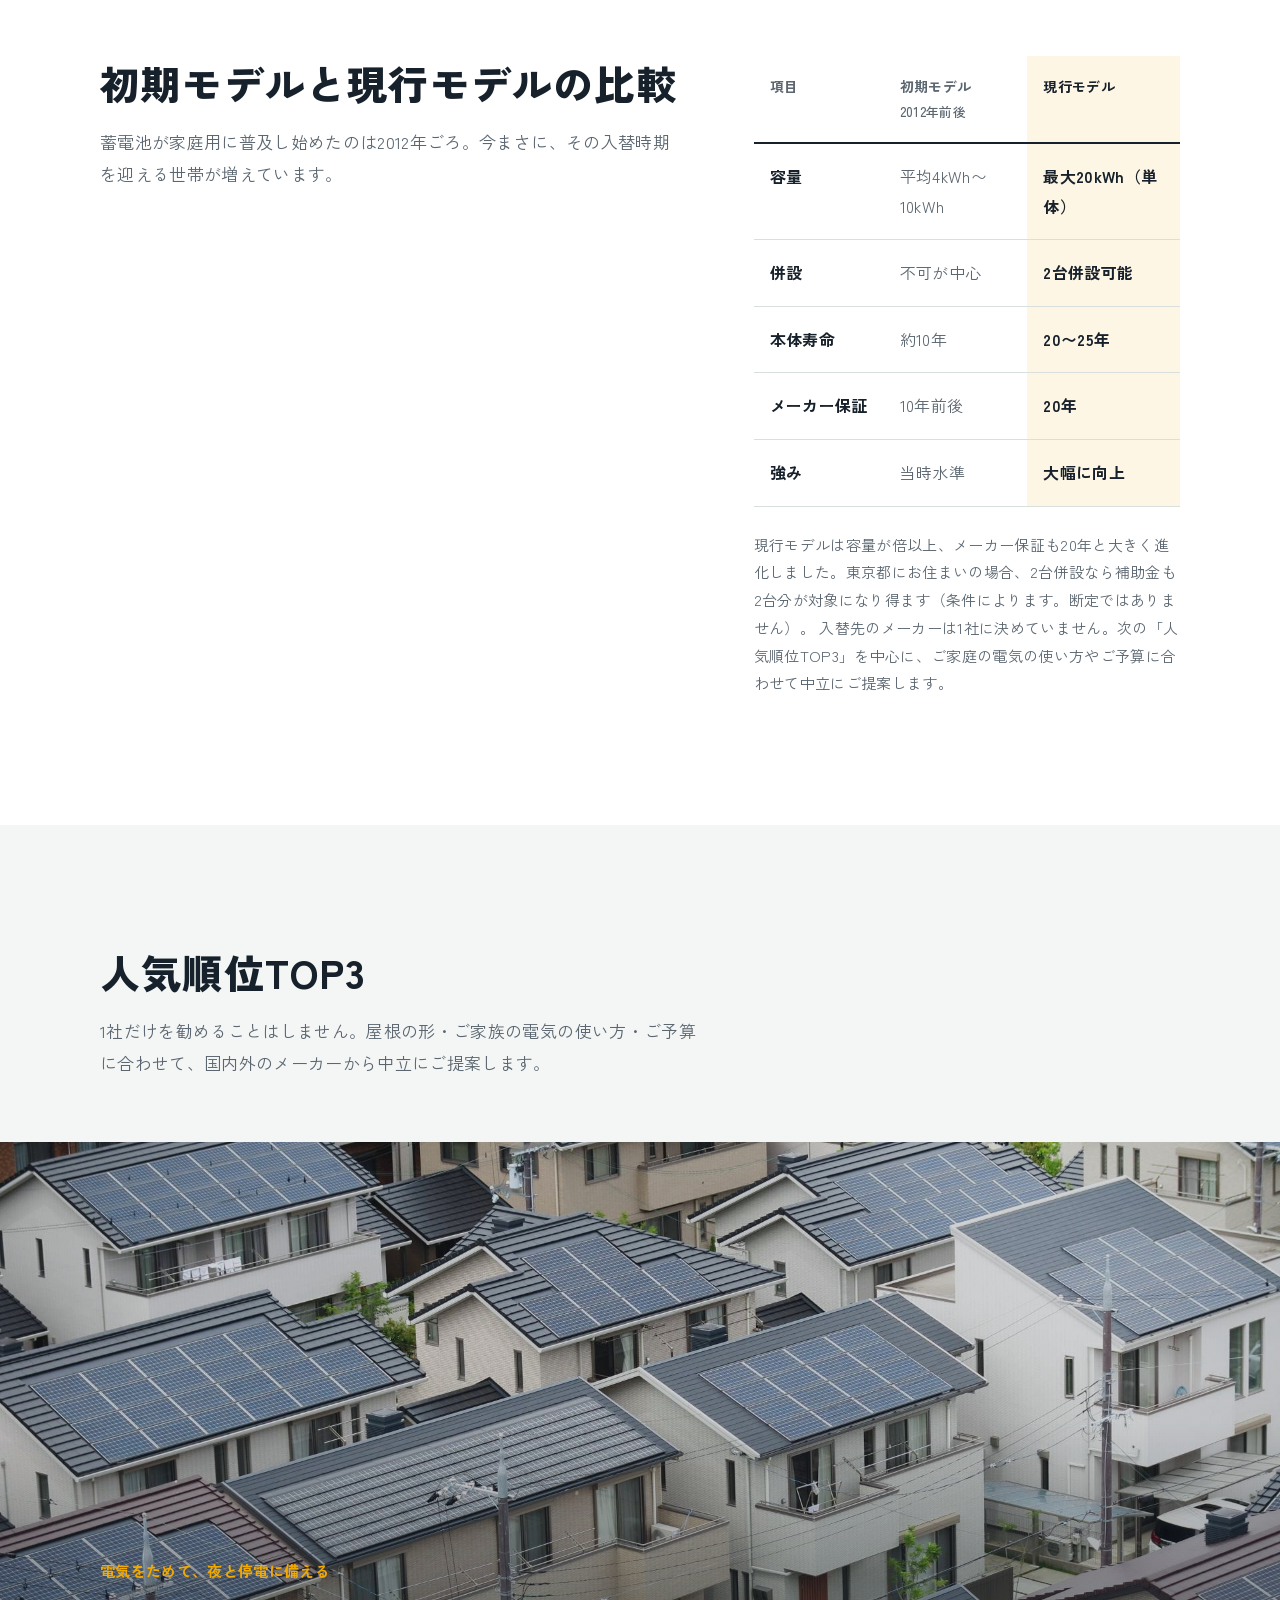
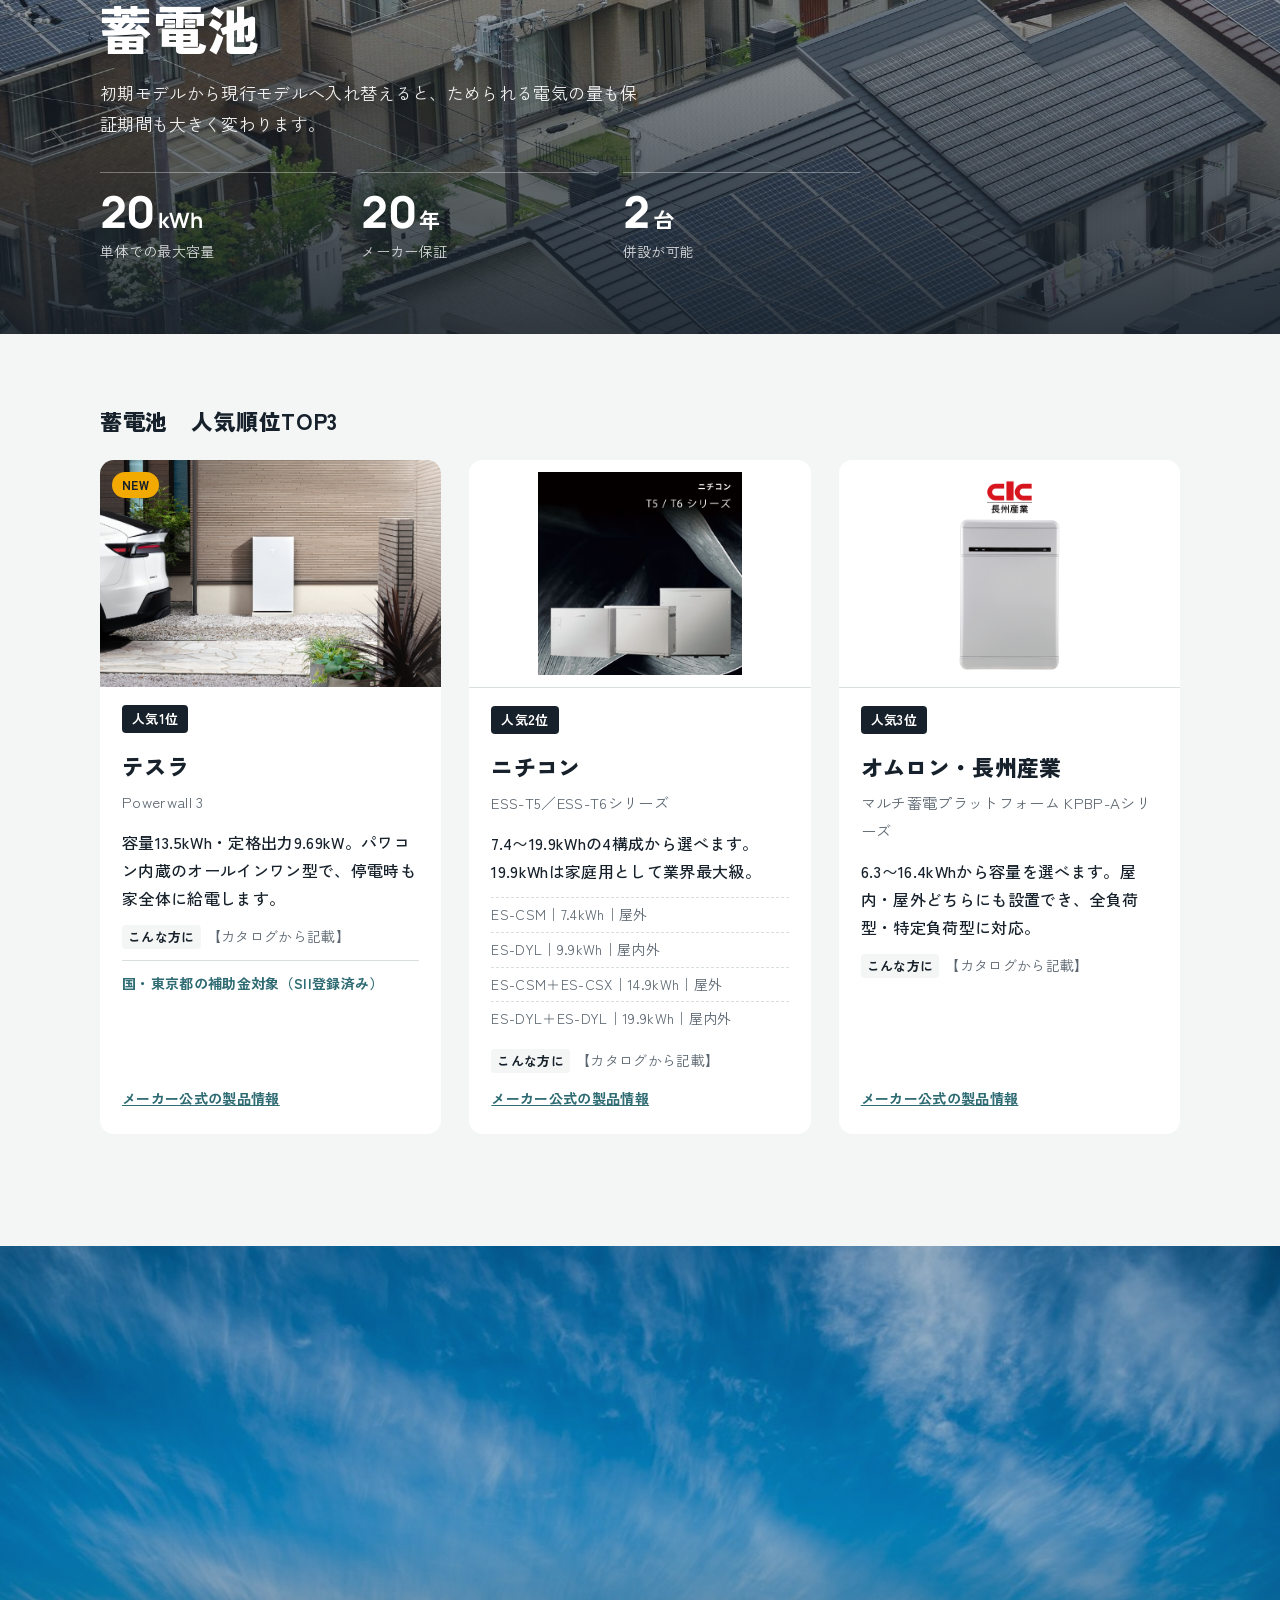
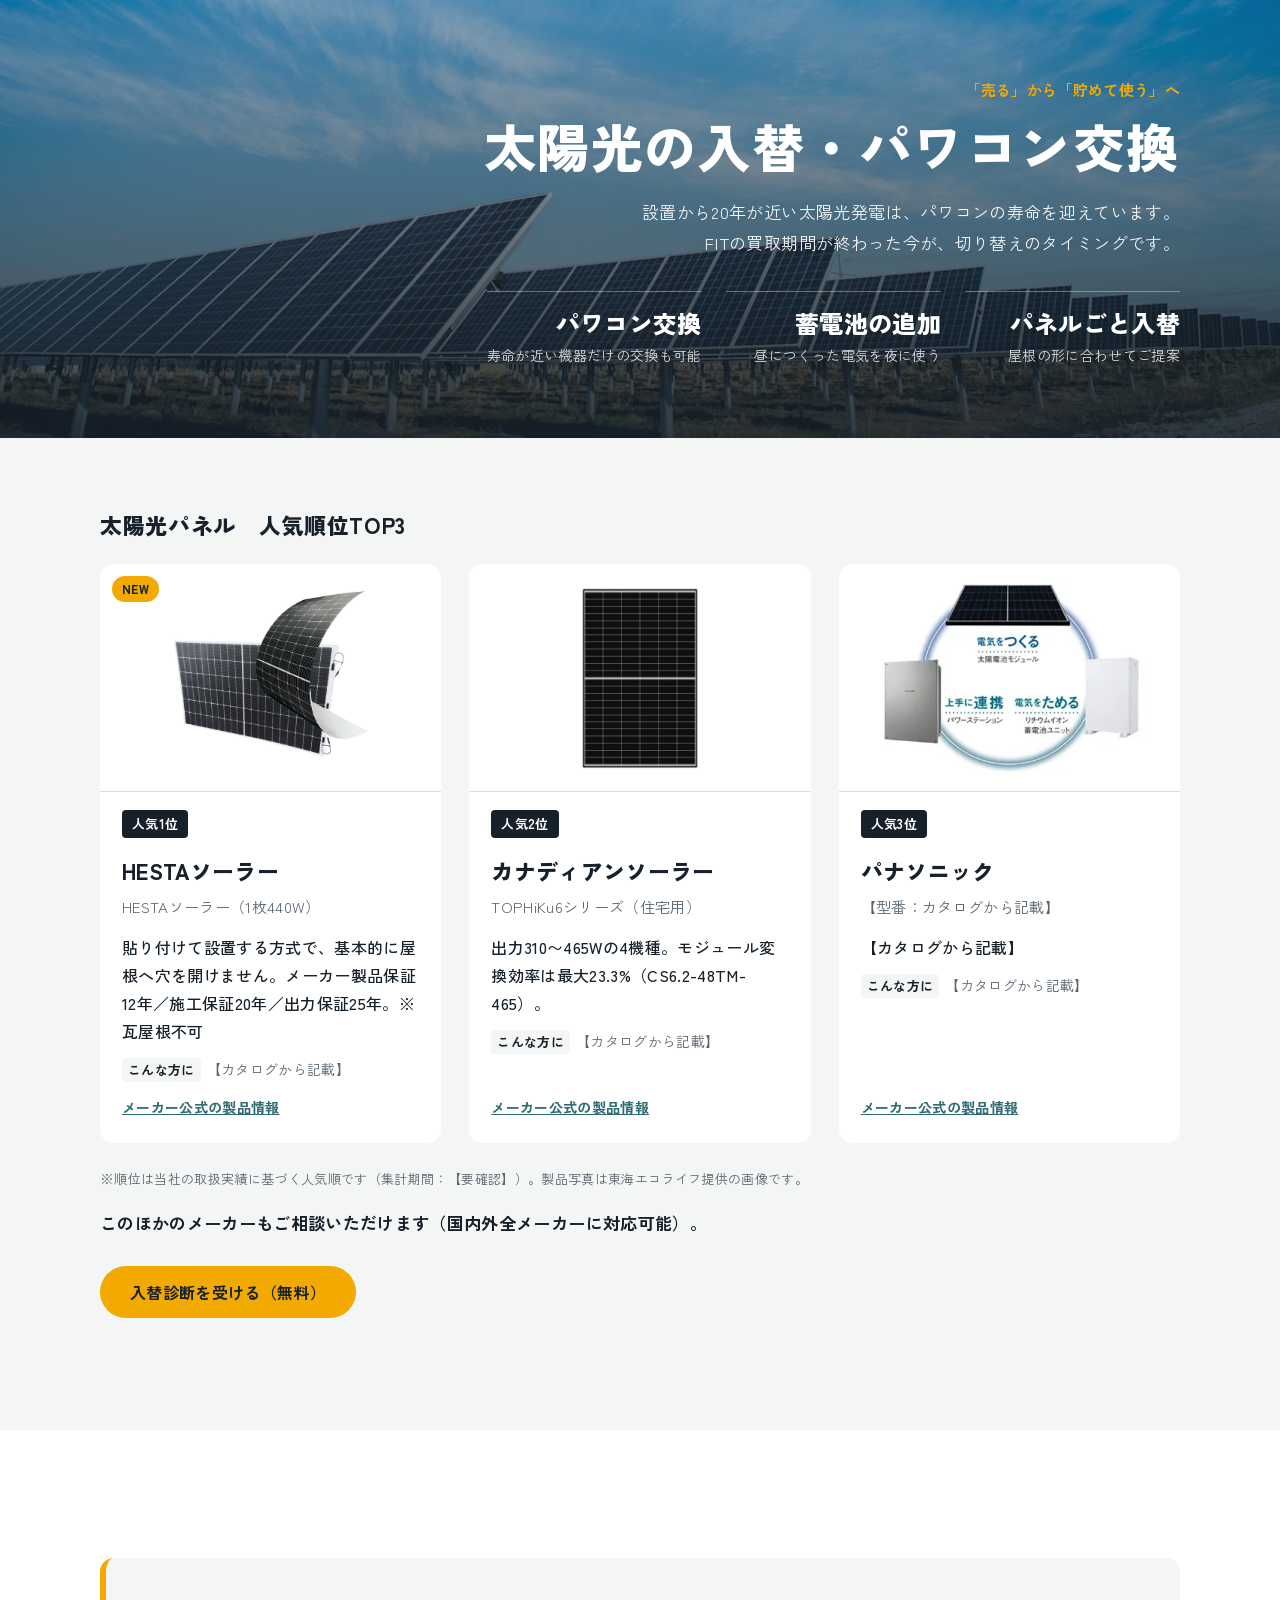
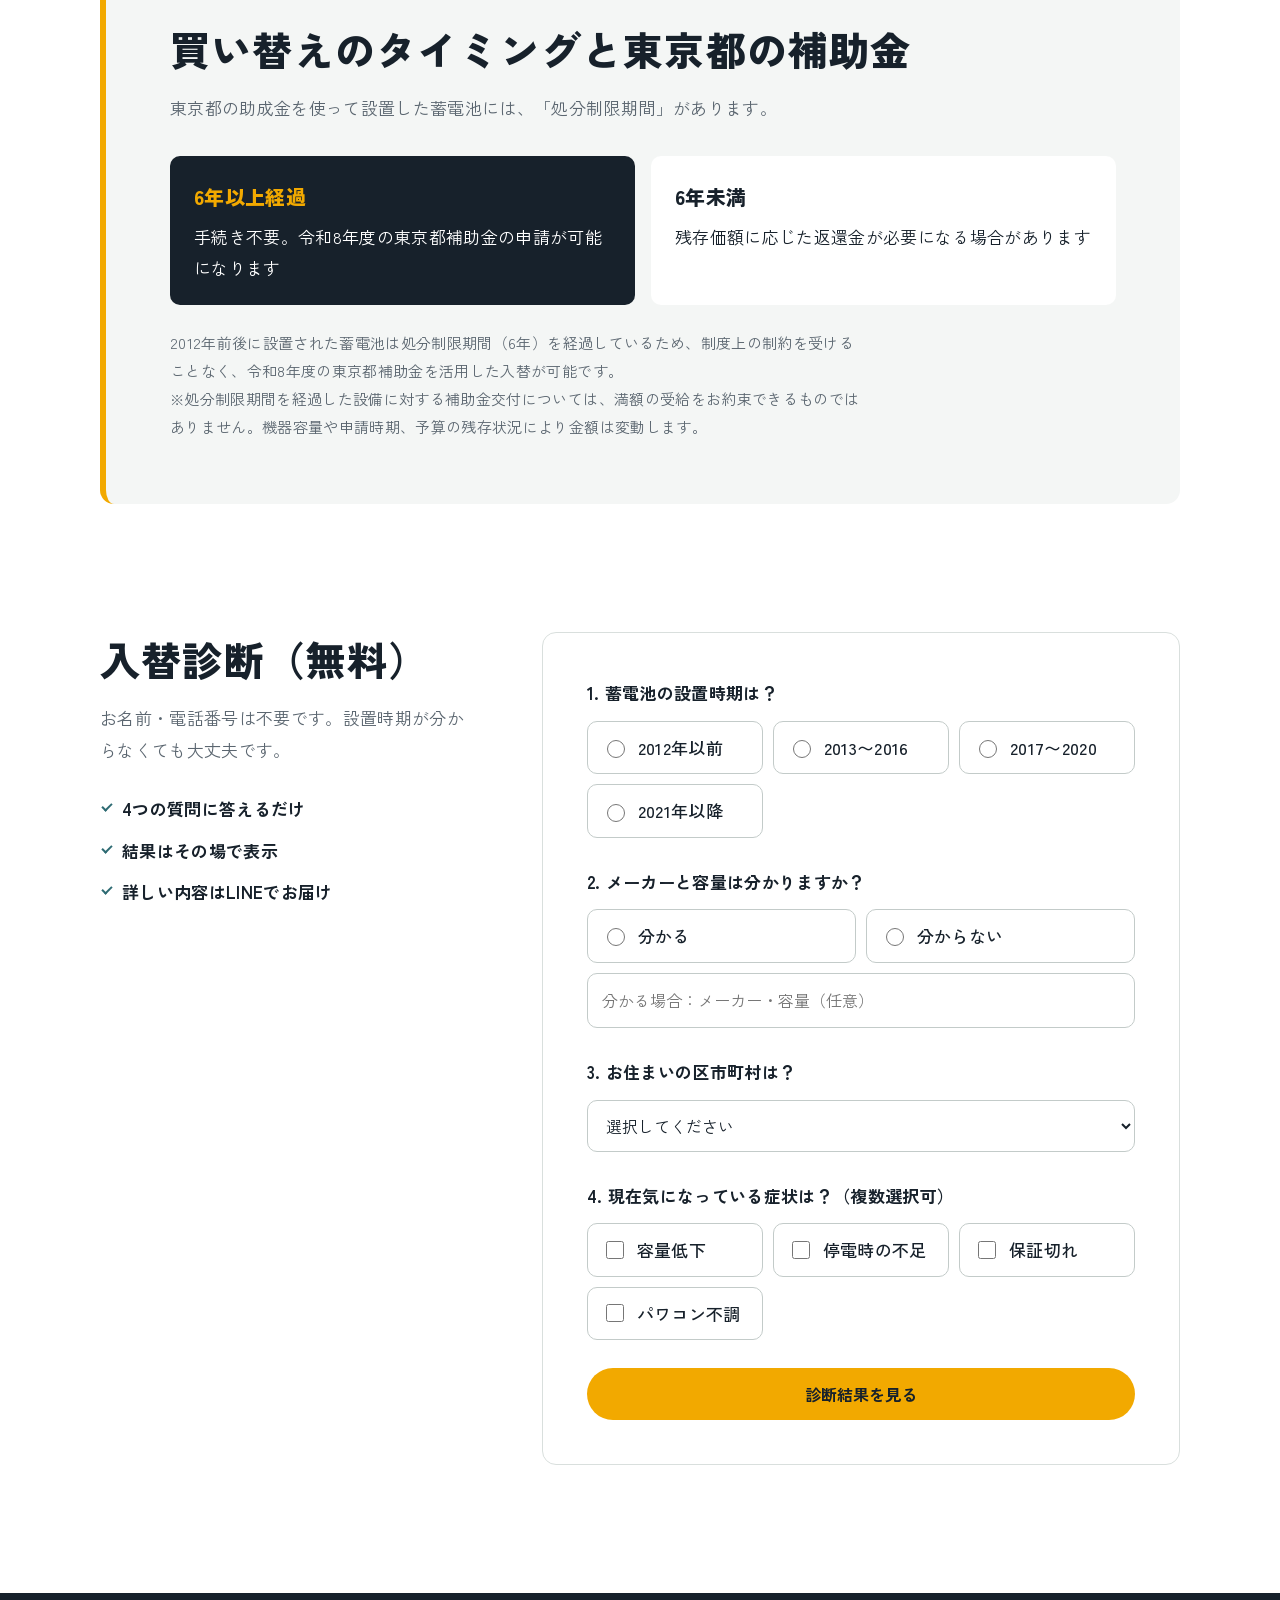
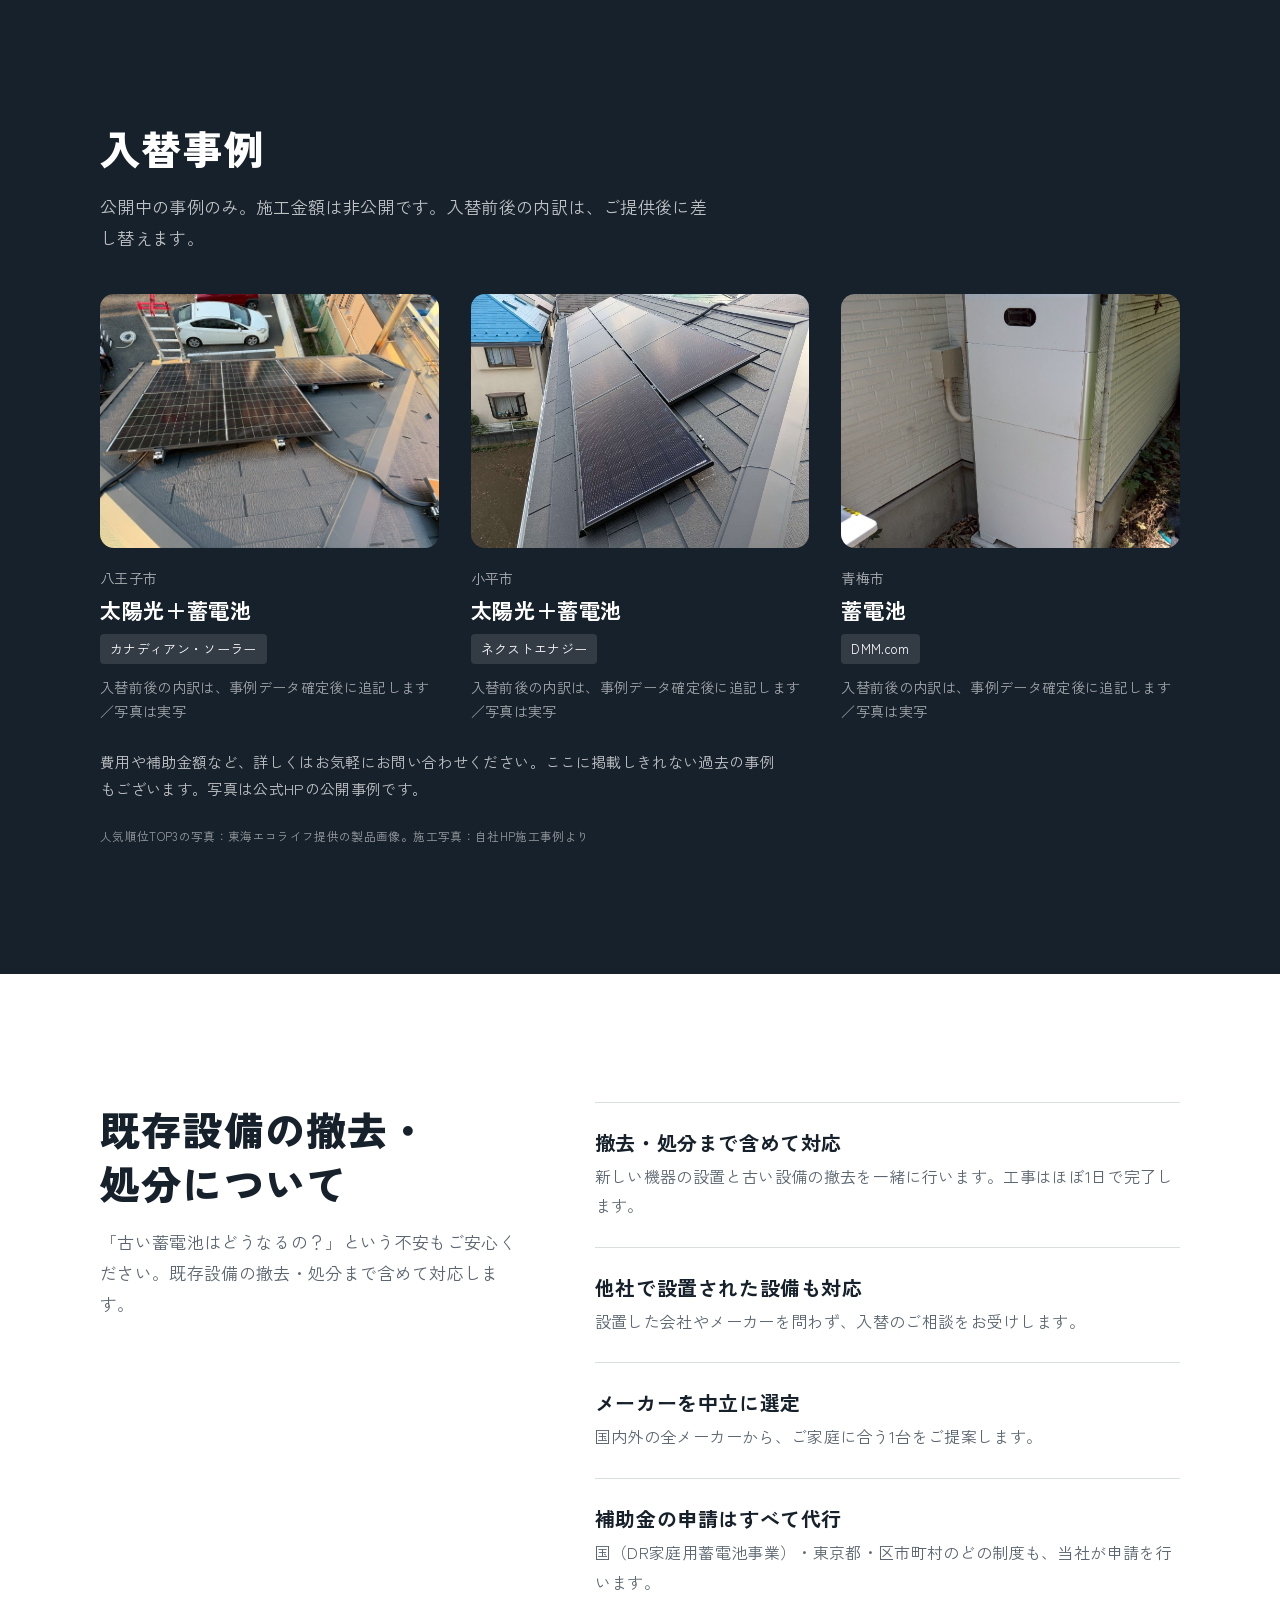
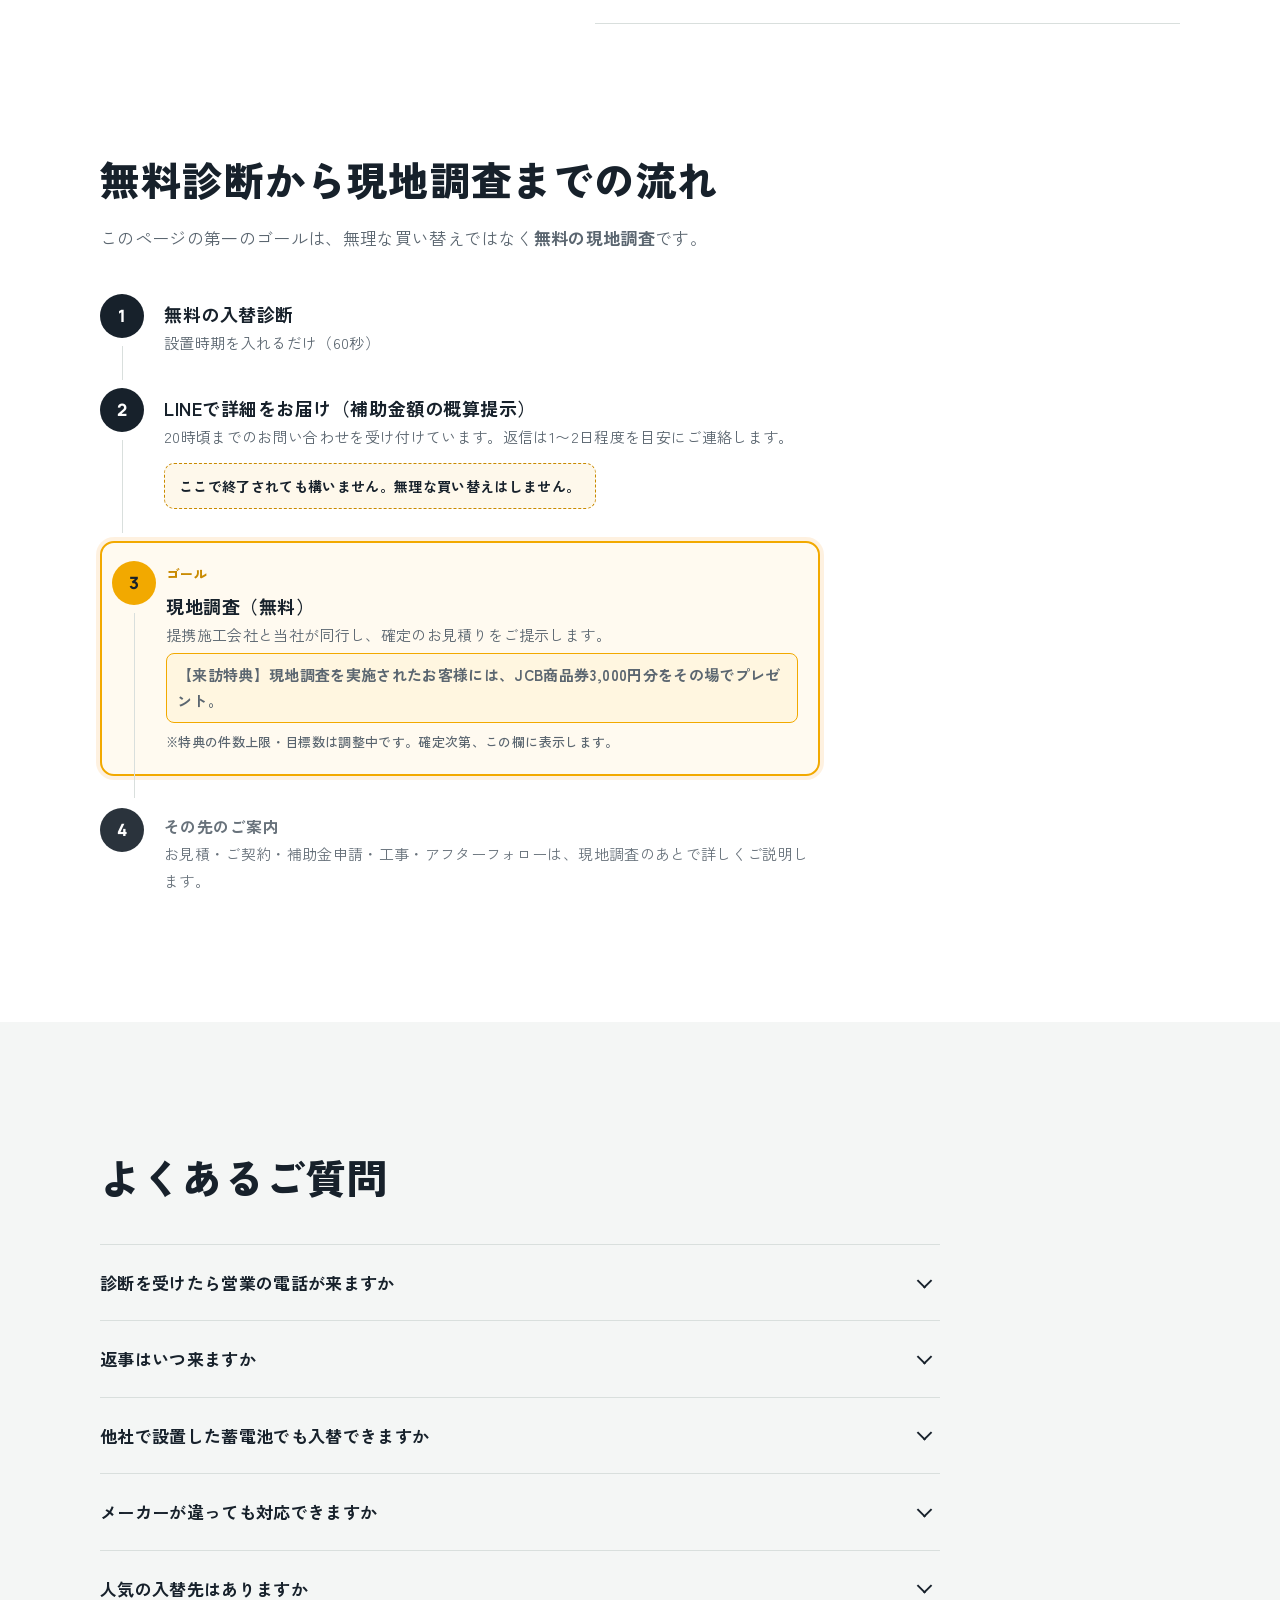
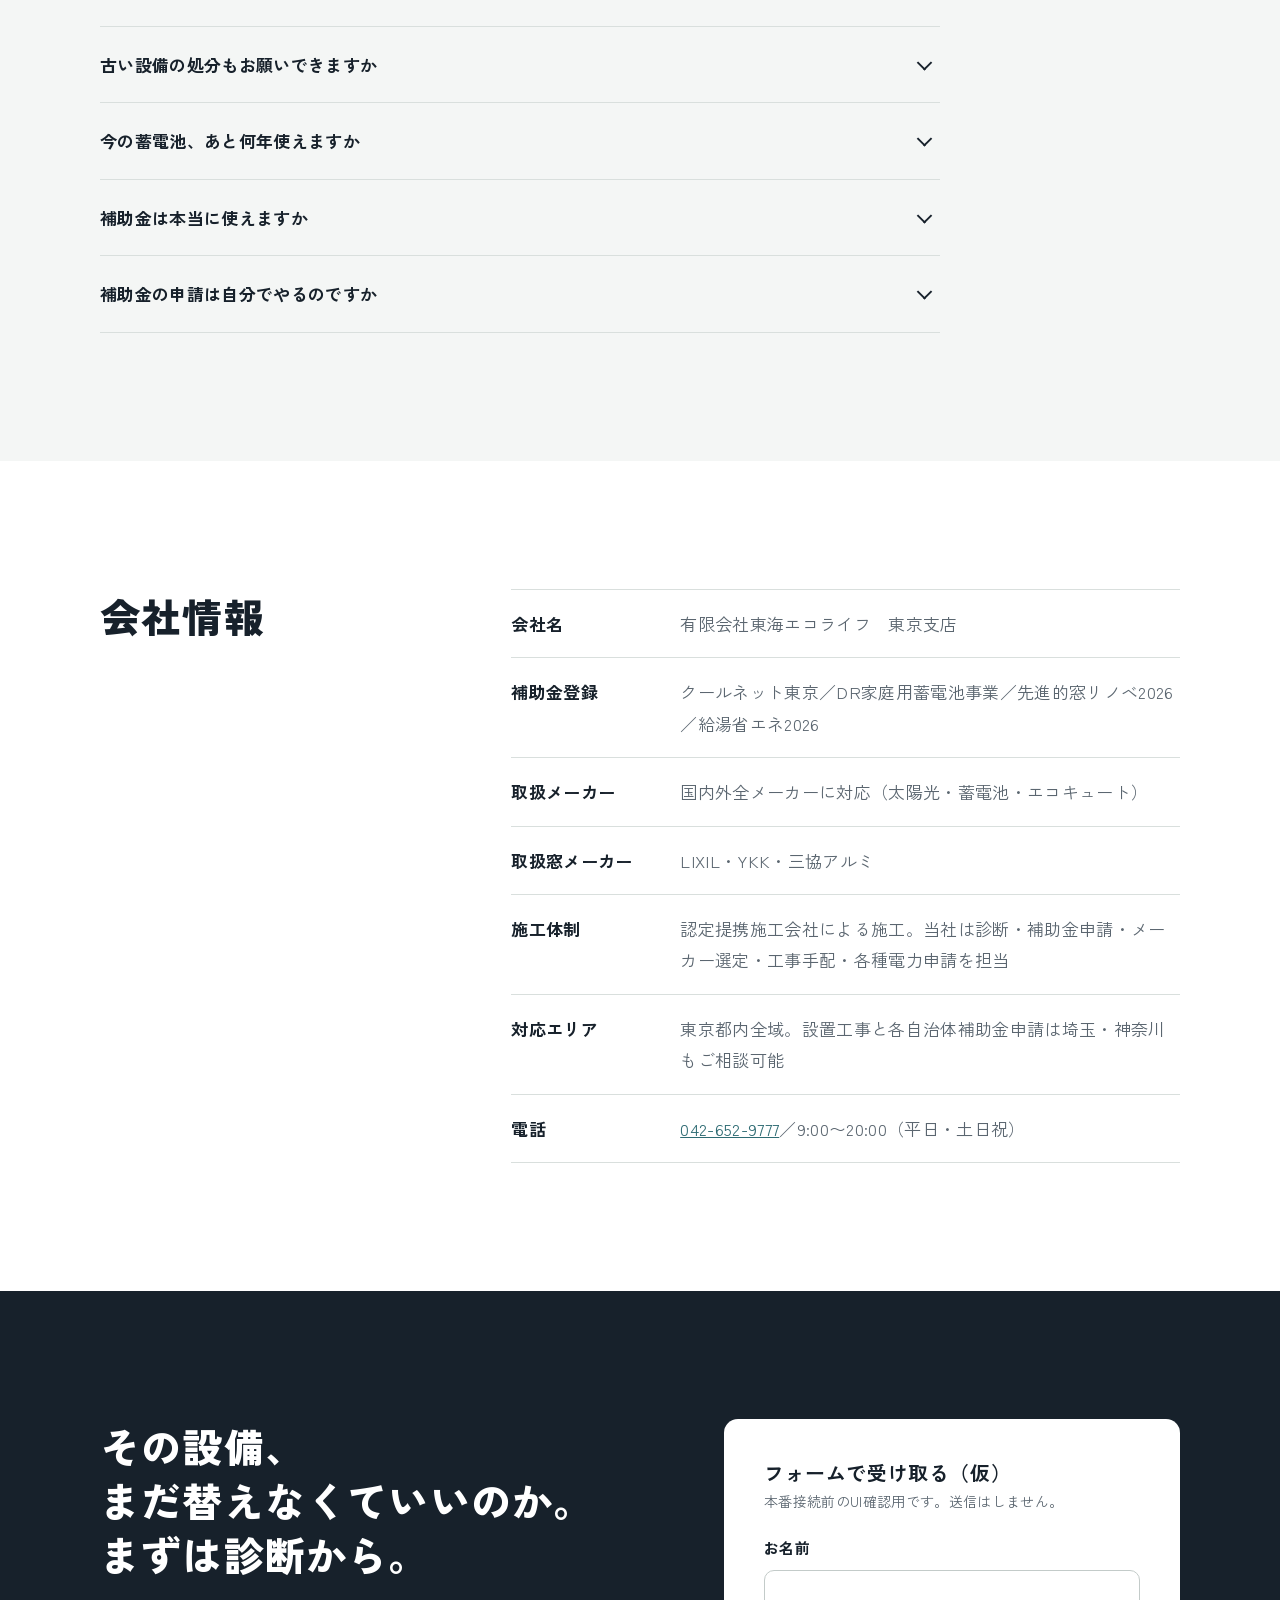
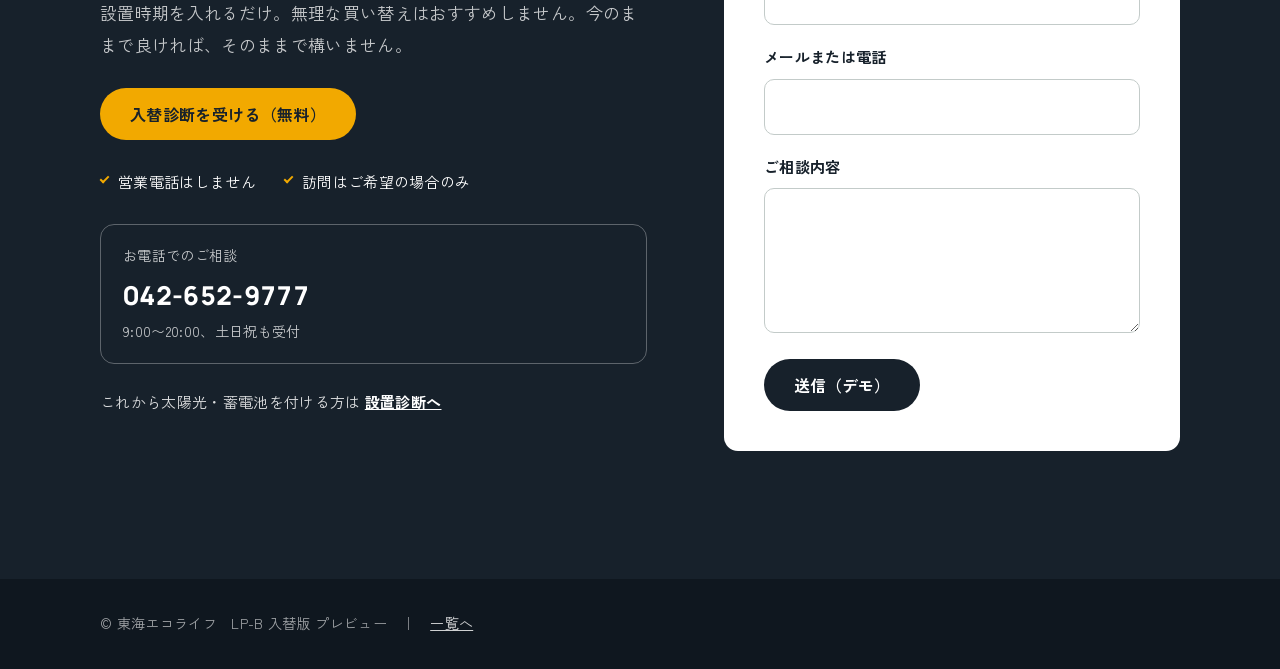
<file: b/index.html>
<!DOCTYPE html>
<html lang="ja">
<head>
  <meta charset="UTF-8">
  <meta name="viewport" content="width=device-width, initial-scale=1.0">
  <title>【仮】蓄電池・太陽光の入替診断｜東海エコライフ</title>
  <meta name="description" content="設置から10年・20年の蓄電池・太陽光。入替診断は無料。他社設置も相談可。東京都内全域。診断後に営業電話はしません。">
  <meta name="robots" content="noindex, nofollow">
  <link rel="preconnect" href="https://fonts.googleapis.com">
  <link rel="preconnect" href="https://fonts.gstatic.com" crossorigin>
  <link href="https://fonts.googleapis.com/css2?family=Zen+Kaku+Gothic+New:wght@400;500;700;900&family=Manrope:wght@500;700;800&display=swap" rel="stylesheet">
  <!-- 共通CSSを先に読み込み、LP-B専用CSSで上書きする -->
  <link rel="stylesheet" href="../shared/shared.css">
  <link rel="stylesheet" href="./assets/css/style.css">
</head>
<body>
  <div class="preview-banner" role="status">仮ページ（LP-B 入替版 プレビュー）／本番未公開・検索非表示</div>

  <!-- ===================== ヘッダー ===================== -->
  <header class="site-header" id="site-header">
    <div class="wrap site-header__inner">
      <a class="site-header__brand" href="#top">東海エコライフ<span>東京支店</span></a>
      <button class="menu-btn" id="menu-btn" type="button" aria-expanded="false" aria-controls="gnav">メニュー</button>
      <nav class="gnav" id="gnav" aria-label="ページ内メニュー">
        <ul>
          <li><a href="#compare">初期モデルとの比較</a></li>
          <li><a href="#top3">人気順位TOP3</a></li>
          <li><a href="#subsidy">補助金</a></li>
          <li><a href="#cases">入替事例</a></li>
          <li><a href="#faq">よくあるご質問</a></li>
        </ul>
      </nav>
      <a class="site-header__tel num" href="tel:0426529777">042-652-9777</a>
      <a class="btn btn--primary site-header__cta" href="#diagnose" data-track="lpb_replace_header_cta_click">入替診断（無料）</a>
    </div>
  </header>

  <main id="top">

    <!-- ===================== ① ヒーロー ===================== -->
    <section class="hero" aria-labelledby="hero-title">
      <div class="media">
        <img src="../shared/img/stock/solar_roof.jpg" alt="住宅の屋根に並ぶ太陽光パネル（イメージ）" fetchpriority="high">
      </div>
      <div class="hero__inner">
        <div class="wrap">
          <p class="hero__label">蓄電池・太陽光の入替診断</p>
          <h1 id="hero-title" class="hero__title"><span class="nobr">その蓄電池、</span><span class="nobr">「まだ使える」と</span><br class="pc-only"><span class="nobr">「使い続けるべき」は</span><span class="nobr">違います。</span></h1>
          <p class="hero__lead">
            2012年ごろの初期モデルは容量4〜10kWh、本体寿命は約10年。<br class="pc-only">
            現在の機種は最大20kWh、メーカー保証20年。2台併設も可能です。
          </p>
          <div class="hero__actions">
            <a class="btn btn--primary" href="#diagnose" data-track="lpb_replace_hero_cta_click">設置時期を入れるだけ。入替診断（無料）</a>
            <a class="btn btn--ghost-light" href="#cases" data-track="lpb_replace_hero_cases_click">入替事例を見る</a>
          </div>
          <ul class="hero__trust">
            <li>東京都内全域に対応（東京支店）</li>
            <li>他社で設置された設備もご相談いただけます</li>
            <li>診断後に営業電話はしません</li>
          </ul>
          <p class="crosslink crosslink--light">これから設置をお考えの方は<a href="../b-new/" data-track="lpb_replace_crosslink_click" data-track-label="to_new">こちら（設置診断）</a></p>
        </div>
      </div>
    </section>

    <!-- ===================== ② 劣化のサイン ===================== -->
    <section class="section signs" aria-labelledby="signs-title">
      <div class="wrap">
        <h2 id="signs-title" class="section__title">こんなサインが出ていませんか</h2>
        <ul class="sign-list">
          <li>以前より、蓄電池で使える電気の量が減ってきた</li>
          <li>停電時に、動かせる家電が思ったより少ない</li>
          <li>メーカー保証がすでに切れている／もうすぐ切れる</li>
          <li>パワコン（パワーコンディショナー）の寿命が近い、または異音がする</li>
        </ul>
        <p class="section__note">蓄電池もパワコンも消耗品です。壊れてから動くと、補助金の申請タイミングを逃すことがあります。</p>
      </div>
    </section>

    <!-- ===================== ③ 初期モデルと現行モデルの比較 ===================== -->
    <section class="section compare" id="compare" aria-labelledby="compare-title">
      <div class="wrap compare__grid">
        <div>
          <h2 id="compare-title" class="section__title">初期モデルと現行モデルの比較</h2>
          <p class="section__lead">蓄電池が家庭用に普及し始めたのは2012年ごろ。今まさに、その入替時期を迎える世帯が増えています。</p>
        </div>
        <div class="compare-wrap">
          <table class="compare-table">
            <thead>
              <tr>
                <th scope="col">項目</th>
                <th scope="col">初期モデル<small>2012年前後</small></th>
                <th scope="col" class="is-now">現行モデル</th>
              </tr>
            </thead>
            <tbody>
              <tr><th scope="row">容量</th><td>平均4kWh〜10kWh</td><td class="is-now">最大20kWh（単体）</td></tr>
              <tr><th scope="row">併設</th><td>不可が中心</td><td class="is-now">2台併設可能</td></tr>
              <tr><th scope="row">本体寿命</th><td>約10年</td><td class="is-now">20〜25年</td></tr>
              <tr><th scope="row">メーカー保証</th><td>10年前後</td><td class="is-now">20年</td></tr>
              <tr><th scope="row">強み</th><td>当時水準</td><td class="is-now">大幅に向上</td></tr>
            </tbody>
          </table>
          <p class="recommend-note">
            現行モデルは容量が倍以上、メーカー保証も20年と大きく進化しました。東京都にお住まいの場合、2台併設なら補助金も2台分が対象になり得ます（条件によります。断定ではありません）。
            入替先のメーカーは1社に決めていません。次の「人気順位TOP3」を中心に、ご家庭の電気の使い方やご予算に合わせて中立にご提案します。
          </p>
        </div>
      </div>
    </section>

    <!-- ===================== ④ 人気順位TOP3（設備パネル＋カード） ===================== -->
    <section id="top3" aria-labelledby="top3-title">
      <div class="top3-intro">
        <div class="wrap">
          <h2 id="top3-title" class="section__title">人気順位TOP3</h2>
          <p class="section__lead">1社だけを勧めることはしません。屋根の形・ご家族の電気の使い方・ご予算に合わせて、国内外のメーカーから中立にご提案します。</p>
        </div>
      </div>

      <!-- 4-1 蓄電池 -->
      <article class="product" id="battery" aria-labelledby="battery-title">
        <div class="media">
          <img src="../shared/img/stock/residential_solar.jpg" alt="太陽光パネルを載せた住宅が並ぶ街並み（イメージ）" loading="lazy">
        </div>
        <div class="product__body">
          <div class="wrap">
            <p class="product__kicker">電気をためて、夜と停電に備える</p>
            <h3 id="battery-title" class="product__title">蓄電池</h3>
            <p class="product__text">初期モデルから現行モデルへ入れ替えると、ためられる電気の量も保証期間も大きく変わります。</p>
            <ul class="stats">
              <li><span class="stats__value num">20<small>kWh</small></span><span class="stats__label">単体での最大容量</span></li>
              <li><span class="stats__value num">20<small>年</small></span><span class="stats__label">メーカー保証</span></li>
              <li><span class="stats__value num">2<small>台</small></span><span class="stats__label">併設が可能</span></li>
            </ul>
          </div>
        </div>
      </article>
      <div class="top3-area">
        <div class="wrap">
          <h3 class="top3-area__title">蓄電池　人気順位TOP3</h3>
          <div data-top3="battery" data-top3-heading="none"></div>
        </div>
      </div>

      <!-- 4-2 太陽光 -->
      <article class="product product--right" id="solar" aria-labelledby="solar-title">
        <div class="media">
          <img class="media__img--bottom" src="../shared/img/stock/solar_panel.jpg" alt="太陽光パネルのアップ（イメージ）" loading="lazy">
        </div>
        <div class="product__body">
          <div class="wrap">
            <p class="product__kicker">「売る」から「貯めて使う」へ</p>
            <h3 id="solar-title" class="product__title">太陽光の入替・パワコン交換</h3>
            <p class="product__text">設置から20年が近い太陽光発電は、パワコンの寿命を迎えています。FITの買取期間が終わった今が、切り替えのタイミングです。</p>
            <ul class="stats">
              <li><span class="stats__value stats__value--text">パワコン交換</span><span class="stats__label">寿命が近い機器だけの交換も可能</span></li>
              <li><span class="stats__value stats__value--text">蓄電池の追加</span><span class="stats__label">昼につくった電気を夜に使う</span></li>
              <li><span class="stats__value stats__value--text">パネルごと入替</span><span class="stats__label">屋根の形に合わせてご提案</span></li>
            </ul>
          </div>
        </div>
      </article>
      <div class="top3-area">
        <div class="wrap">
          <h3 class="top3-area__title">太陽光パネル　人気順位TOP3</h3>
          <div data-top3="solar" data-top3-heading="none"></div>
          <p class="top3-note">※順位は当社の取扱実績に基づく人気順です（集計期間：【要確認】）。製品写真は東海エコライフ提供の画像です。</p>
          <p class="top3-more">このほかのメーカーもご相談いただけます（国内外全メーカーに対応可能）。</p>
          <div class="cta-block">
            <a class="btn btn--primary" href="#diagnose" data-track="lpb_replace_top3_cta_click">入替診断を受ける（無料）</a>
          </div>
        </div>
      </div>
    </section>

    <!-- ===================== ⑤ 買い替えのタイミングと東京都の補助金 ===================== -->
    <section class="section subsidy" id="subsidy" aria-labelledby="timing-title">
      <div class="wrap">
        <div class="subsidy__box">
          <h2 id="timing-title" class="section__title">買い替えのタイミングと東京都の補助金</h2>
          <p class="section__lead">東京都の助成金を使って設置した蓄電池には、「処分制限期間」があります。</p>
          <div class="subsidy__rows">
            <div class="subsidy__row is-ok">
              <p class="subsidy__term">6年以上経過</p>
              <p>手続き不要。令和8年度の東京都補助金の申請が可能になります</p>
            </div>
            <div class="subsidy__row">
              <p class="subsidy__term">6年未満</p>
              <p>残存価額に応じた返還金が必要になる場合があります</p>
            </div>
          </div>
          <p class="section__note">
            2012年前後に設置された蓄電池は処分制限期間（6年）を経過しているため、制度上の制約を受けることなく、令和8年度の東京都補助金を活用した入替が可能です。<br>
            ※処分制限期間を経過した設備に対する補助金交付については、満額の受給をお約束できるものではありません。機器容量や申請時期、予算の残存状況により金額は変動します。
          </p>
        </div>
      </div>
    </section>

    <!-- ===================== ⑥ 入替診断（main.js がこのidを参照） ===================== -->
    <section class="section diagnose" id="diagnose" aria-labelledby="diagnose-title">
      <div class="wrap diagnose__grid">
        <div class="diagnose__intro">
          <h2 id="diagnose-title" class="section__title">入替診断（無料）</h2>
          <p class="section__lead">お名前・電話番号は不要です。設置時期が分からなくても大丈夫です。</p>
          <ul class="diagnose__points">
            <li>4つの質問に答えるだけ</li>
            <li>結果はその場で表示</li>
            <li>詳しい内容はLINEでお届け</li>
          </ul>
        </div>

        <div class="diagnose__panel">
          <form id="diagnose-form" class="diagnose-form" novalidate>
            <fieldset class="field">
              <legend>1. 蓄電池の設置時期は？</legend>
              <div class="choice-grid">
                <label><input type="radio" name="year" value="2012年以前" required>2012年以前</label>
                <label><input type="radio" name="year" value="2013〜2016">2013〜2016</label>
                <label><input type="radio" name="year" value="2017〜2020">2017〜2020</label>
                <label><input type="radio" name="year" value="2021年以降">2021年以降</label>
              </div>
            </fieldset>
            <fieldset class="field">
              <legend>2. メーカーと容量は分かりますか？</legend>
              <div class="choice-grid">
                <label><input type="radio" name="known" value="分かる" required>分かる</label>
                <label><input type="radio" name="known" value="分からない">分からない</label>
              </div>
              <input id="maker" name="maker" type="text" class="input" placeholder="分かる場合：メーカー・容量（任意）" aria-label="メーカー・容量（任意）">
            </fieldset>
            <fieldset class="field">
              <legend><label for="area">3. お住まいの区市町村は？</label></legend>
              <select id="area" name="area" class="input" required>
                <option value="">選択してください</option>
                <optgroup label="23区">
                  <option>千代田区</option><option>中央区</option><option>港区</option>
                  <option>新宿区</option><option>文京区</option><option>台東区</option>
                  <option>墨田区</option><option>江東区</option><option>品川区</option>
                  <option>目黒区</option><option>大田区</option><option>世田谷区</option>
                  <option>渋谷区</option><option>中野区</option><option>杉並区</option>
                  <option>豊島区</option><option>北区</option><option>荒川区</option>
                  <option>板橋区</option><option>練馬区</option><option>足立区</option>
                  <option>葛飾区</option><option>江戸川区</option>
                </optgroup>
                <optgroup label="北多摩">
                  <option>立川市</option><option>武蔵野市</option><option>三鷹市</option>
                  <option>府中市</option><option>昭島市</option><option>調布市</option>
                  <option>小金井市</option><option>小平市</option><option>東村山市</option>
                  <option>国分寺市</option><option>国立市</option><option>狛江市</option>
                  <option>東大和市</option><option>清瀬市</option><option>東久留米市</option>
                  <option>武蔵村山市</option>
                </optgroup>
                <optgroup label="南多摩">
                  <option>八王子市</option><option>町田市</option><option>日野市</option>
                  <option>多摩市</option><option>稲城市</option>
                </optgroup>
                <optgroup label="西多摩">
                  <option>青梅市</option><option>福生市</option><option>羽村市</option>
                  <option>あきる野市</option><option>瑞穂町</option><option>日の出町</option>
                  <option>檜原村</option><option>奥多摩町</option>
                </optgroup>
                <optgroup label="島しょ">
                  <option>大島町</option><option>利島村</option><option>新島村</option>
                  <option>神津島村</option><option>三宅村</option><option>御蔵島村</option>
                  <option>八丈町</option><option>青ヶ島村</option><option>小笠原村</option>
                </optgroup>
                <option value="other">東京都以外</option>
              </select>
            </fieldset>
            <fieldset class="field">
              <legend>4. 現在気になっている症状は？（複数選択可）</legend>
              <div class="choice-grid">
                <label><input type="checkbox" name="symptom" value="容量低下">容量低下</label>
                <label><input type="checkbox" name="symptom" value="停電時の不足">停電時の不足</label>
                <label><input type="checkbox" name="symptom" value="保証切れ">保証切れ</label>
                <label><input type="checkbox" name="symptom" value="パワコン不調">パワコン不調</label>
              </div>
            </fieldset>
            <p id="form-error" class="form-error" role="alert" hidden></p>
            <button type="submit" class="btn btn--primary btn--block">診断結果を見る</button>
          </form>

          <div id="diagnose-result" class="diagnose-result" hidden>
            <div id="result-out" hidden>
              <h3>申し訳ございません</h3>
              <p>現在は東京都内のご相談を受けております。神奈川・埼玉は、将来広げる予定です。</p>
            </div>
            <div id="result-ok" hidden>
              <h3 id="result-heading"></h3>
              <p id="result-body"></p>
              <p>正確な補助金額と、お使いの機種からの入替先の候補（人気順位TOP3を含む取扱メーカーから中立に比較）をLINEでお届けします。</p>
              <div class="result-cta">
                <a class="btn btn--line btn--block" href="https://line.me/" target="_blank" rel="noopener" data-track="lpb_replace_line_click">LINEで詳しい診断を受け取る</a>
                <p class="tiny">20時頃までのお問い合わせを受け付けております。返信は1〜2日程度を目安にご連絡します。営業電話はいたしません。</p>
                <p class="result-alt">LINEをお使いでない方：<a href="#contact-form">フォームで受け取る</a> ／ お電話 <a href="tel:0426529777">042-652-9777</a>（9:00〜20:00、土日祝も受付）</p>
              </div>
            </div>
          </div>
        </div>
      </div>
    </section>

    <!-- ===================== ⑦ 入替事例 ===================== -->
    <section class="section cases" id="cases" aria-labelledby="cases-title">
      <div class="wrap">
        <h2 id="cases-title" class="section__title">入替事例</h2>
        <p class="section__lead">公開中の事例のみ。施工金額は非公開です。入替前後の内訳は、ご提供後に差し替えます。</p>
        <div class="case-grid">
          <article class="case-card">
            <div class="case-card__media">
              <img class="case-card__img" src="../shared/img/cases/b1.jpg" alt="八王子市 K様邸の施工写真" loading="lazy" width="1477" height="1108">
            </div>
            <p class="case-card__area">八王子市</p>
            <h3 class="case-card__title">太陽光＋蓄電池</h3>
            <ul class="case-card__equip"><li>カナディアン・ソーラー</li></ul>
            <p class="tiny">入替前後の内訳は、事例データ確定後に追記します／写真は実写</p>
          </article>
          <article class="case-card">
            <div class="case-card__media">
              <img class="case-card__img" src="../shared/img/cases/b2.jpg" alt="小平市 Y様邸の施工写真" loading="lazy" width="800" height="600">
            </div>
            <p class="case-card__area">小平市</p>
            <h3 class="case-card__title">太陽光＋蓄電池</h3>
            <ul class="case-card__equip"><li>ネクストエナジー</li></ul>
            <p class="tiny">入替前後の内訳は、事例データ確定後に追記します／写真は実写</p>
          </article>
          <article class="case-card">
            <div class="case-card__media">
              <img class="case-card__img" src="../shared/img/cases/b3.jpg" alt="青梅市 M様邸の施工写真" loading="lazy" width="800" height="600">
            </div>
            <p class="case-card__area">青梅市</p>
            <h3 class="case-card__title">蓄電池</h3>
            <ul class="case-card__equip"><li>DMM.com</li></ul>
            <p class="tiny">入替前後の内訳は、事例データ確定後に追記します／写真は実写</p>
          </article>
        </div>
        <p class="section__note">費用や補助金額など、詳しくはお気軽にお問い合わせください。ここに掲載しきれない過去の事例もございます。写真は公式HPの公開事例です。</p>
        <p class="img-credit">人気順位TOP3の写真：東海エコライフ提供の製品画像。施工写真：自社HP施工事例より</p>
      </div>
    </section>

    <!-- ===================== ⑧ 撤去・処分／ご依頼いただける理由 ===================== -->
    <section class="section reasons" id="removal" aria-labelledby="removal-title">
      <div class="wrap reasons__grid">
        <div>
          <h2 id="removal-title" class="section__title">既存設備の撤去・処分について</h2>
          <p class="section__lead">「古い蓄電池はどうなるの？」という不安もご安心ください。既存設備の撤去・処分まで含めて対応します。</p>
        </div>
        <ul class="reason-list">
          <li>
            <h3>撤去・処分まで含めて対応</h3>
            <p>新しい機器の設置と古い設備の撤去を一緒に行います。工事はほぼ1日で完了します。</p>
          </li>
          <li>
            <h3>他社で設置された設備も対応</h3>
            <p>設置した会社やメーカーを問わず、入替のご相談をお受けします。</p>
          </li>
          <li>
            <h3>メーカーを中立に選定</h3>
            <p>国内外の全メーカーから、ご家庭に合う1台をご提案します。</p>
          </li>
          <li>
            <h3>補助金の申請はすべて代行</h3>
            <p>国（DR家庭用蓄電池事業）・東京都・区市町村のどの制度も、当社が申請を行います。</p>
          </li>
        </ul>
      </div>
    </section>

    <!-- ===================== ⑨ 無料診断から現地調査までの流れ ===================== -->
    <section class="section flow" id="flow" aria-labelledby="flow-title">
      <div class="wrap">
        <h2 id="flow-title" class="section__title">無料診断から現地調査までの流れ</h2>
        <p class="section__lead">このページの第一のゴールは、無理な買い替えではなく<strong>無料の現地調査</strong>です。</p>
        <ol class="flow-list flow-list--survey-goal">
          <li>
            <div class="flow-list__body">
              <h3>無料の入替診断</h3>
              <p>設置時期を入れるだけ（60秒）</p>
            </div>
          </li>
          <li>
            <div class="flow-list__body">
              <h3>LINEで詳細をお届け（補助金額の概算提示）</h3>
              <p>20時頃までのお問い合わせを受け付けています。返信は1〜2日程度を目安にご連絡します。</p>
              <p class="flow-list__pause-inline">ここで終了されても構いません。無理な買い替えはしません。</p>
            </div>
          </li>
          <li class="flow-list__goal">
            <div class="flow-list__body">
              <p class="flow-list__goal-label">ゴール</p>
              <h3>現地調査（無料）</h3>
              <p>提携施工会社と当社が同行し、確定のお見積りをご提示します。</p>
              <p class="flow-perk">【来訪特典】現地調査を実施されたお客様には、JCB商品券3,000円分をその場でプレゼント。</p>
              <p class="flow-cap-note">※特典の件数上限・目標数は調整中です。確定次第、この欄に表示します。</p>
            </div>
          </li>
          <li class="flow-list__after">
            <div class="flow-list__body">
              <h3>その先のご案内</h3>
              <p>お見積・ご契約・補助金申請・工事・アフターフォローは、現地調査のあとで詳しくご説明します。</p>
            </div>
          </li>
        </ol>
      </div>
    </section>

    <!-- ===================== ⑩ よくあるご質問 ===================== -->
    <section class="section faq" id="faq" aria-labelledby="faq-title">
      <div class="wrap">
        <h2 id="faq-title" class="section__title">よくあるご質問</h2>
        <div class="faq-list">
          <details><summary>診断を受けたら営業の電話が来ますか</summary><p>診断後に営業電話はしません。ご連絡はLINE（またはお客様が選んだ連絡方法）で行い、訪問はご希望の場合のみです。</p></details>
          <details><summary>返事はいつ来ますか</summary><p>20時頃までのお問い合わせを受け付けております。返信は1〜2日程度を目安にご連絡します（混雑時は前後する場合があります）。</p></details>
          <details><summary>他社で設置した蓄電池でも入替できますか</summary><p>できます。</p></details>
          <details><summary>メーカーが違っても対応できますか</summary><p>できます。国内外全メーカーの中から最適な機種を選定いたします。</p></details>
          <details><summary>人気の入替先はありますか</summary><p>1社には決めていません。太陽光・蓄電池それぞれの人気順位を含む全取扱メーカーから、ご家庭の電気の使い方やご予算に合わせて中立にご提案します。</p></details>
          <details><summary>古い設備の処分もお願いできますか</summary><p>撤去・処分まで対応します。</p></details>
          <details><summary>今の蓄電池、あと何年使えますか</summary><p>設置時期と症状から、診断で目安をお伝えします。</p></details>
          <details><summary>補助金は本当に使えますか</summary><p>設置から6年経過で申請が可能になることが多いです。金額は容量・時期・予算残によります。<br>※処分制限期間を経過した設備に対する補助金交付については、満額の受給をお約束できるものではありません。機器容量や申請時期、予算の残存状況により金額は変動します。</p></details>
          <details><summary>補助金の申請は自分でやるのですか</summary><p>すべて当社が代行します。国（DR家庭用蓄電池事業）・東京都・市区町村のどの制度も対応します。</p></details>
        </div>
      </div>
    </section>

    <!-- ===================== ⑪ 会社情報 ===================== -->
    <section class="section company" id="company" aria-labelledby="company-title">
      <div class="wrap company__grid">
        <h2 id="company-title" class="section__title">会社情報</h2>
        <dl class="company-list">
          <div><dt>会社名</dt><dd>有限会社東海エコライフ　東京支店</dd></div>
          <div><dt>補助金登録</dt><dd>クールネット東京／DR家庭用蓄電池事業／先進的窓リノベ2026／給湯省エネ2026</dd></div>
          <div><dt>取扱メーカー</dt><dd>国内外全メーカーに対応（太陽光・蓄電池・エコキュート）</dd></div>
          <div><dt>取扱窓メーカー</dt><dd>LIXIL・YKK・三協アルミ</dd></div>
          <div><dt>施工体制</dt><dd>認定提携施工会社による施工。当社は診断・補助金申請・メーカー選定・工事手配・各種電力申請を担当</dd></div>
          <div><dt>対応エリア</dt><dd>東京都内全域。設置工事と各自治体補助金申請は埼玉・神奈川もご相談可能</dd></div>
          <div><dt>電話</dt><dd><a href="tel:0426529777">042-652-9777</a>／9:00〜20:00（平日・土日祝）</dd></div>
        </dl>
      </div>
    </section>

    <!-- ===================== ⑫ 最終CTA・フォーム ===================== -->
    <section class="section final-cta" id="final" aria-labelledby="final-title">
      <div class="wrap final-cta__grid">
        <div>
          <h2 id="final-title" class="section__title">その設備、まだ替えなくていいのか。<br class="pc-only">まずは診断から。</h2>
          <p class="section__lead">設置時期を入れるだけ。無理な買い替えはおすすめしません。今のままで良ければ、そのままで構いません。</p>
          <a class="btn btn--primary" href="#diagnose" data-track="lpb_replace_final_cta_click">入替診断を受ける（無料）</a>
          <ul class="hero__trust">
            <li>営業電話はしません</li>
            <li>訪問はご希望の場合のみ</li>
          </ul>
          <a class="channel" href="tel:0426529777">
            <span class="channel__label">お電話でのご相談</span>
            <span class="channel__value num">042-652-9777</span>
            <span class="channel__note">9:00〜20:00、土日祝も受付</span>
          </a>
          <p class="crosslink crosslink--light">これから太陽光・蓄電池を付ける方は<a href="../b-new/" data-track="lpb_replace_crosslink_click" data-track-label="to_new_final">設置診断へ</a></p>
        </div>

        <div class="contact-form-box" id="contact-form">
          <h3>フォームで受け取る（仮）</h3>
          <p class="tiny">本番接続前のUI確認用です。送信はしません。</p>
          <form id="contact-dummy" class="contact-dummy">
            <div class="field">
              <label for="c-name">お名前</label>
              <input id="c-name" class="input" type="text" name="name" autocomplete="name">
            </div>
            <div class="field">
              <label for="c-contact">メールまたは電話</label>
              <input id="c-contact" class="input" type="text" name="contact">
            </div>
            <div class="field">
              <label for="c-message">ご相談内容</label>
              <textarea id="c-message" class="input" name="message" rows="4"></textarea>
            </div>
            <button type="submit" class="btn btn--secondary">送信（デモ）</button>
            <p id="contact-msg" class="tiny" role="status" hidden></p>
          </form>
        </div>
      </div>
    </section>
  </main>

  <footer class="site-footer">
    <div class="wrap"><p>© 東海エコライフ　LP-B 入替版 プレビュー　｜　<a href="../">一覧へ</a></p></div>
  </footer>

  <!-- スマホ固定CTA（main.js が診断セクション表示中に .is-hidden を付ける） -->
  <div class="sticky-cta">
    <a class="btn btn--ghost-dark" href="tel:0426529777">電話で相談</a>
    <a class="btn btn--primary" href="#diagnose" data-track="lpb_replace_sticky_cta_click">入替診断を受ける</a>
  </div>

  <script src="../shared/track.js"></script>
  <script src="../shared/top3.js"></script>
  <script src="./assets/js/main.js"></script>
  <script src="./assets/js/ui.js"></script>
</body>
</html>
</file>
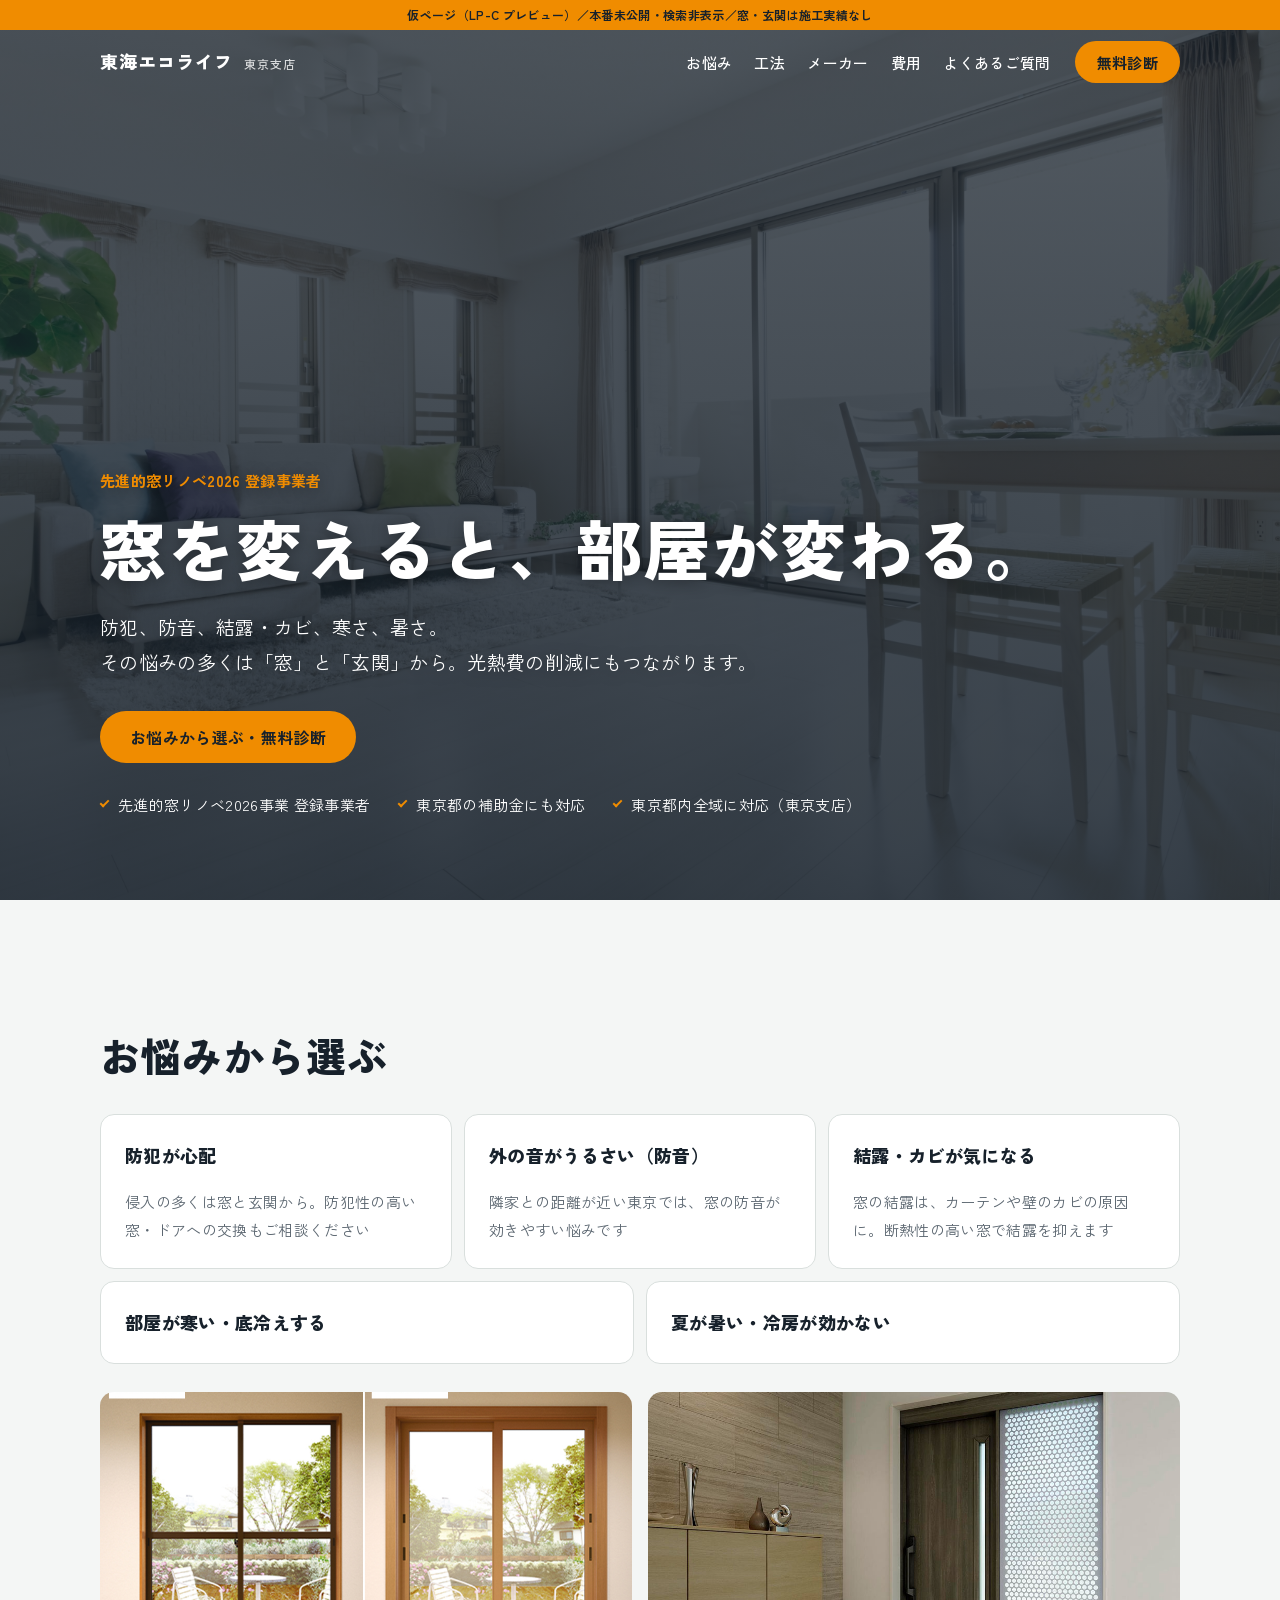
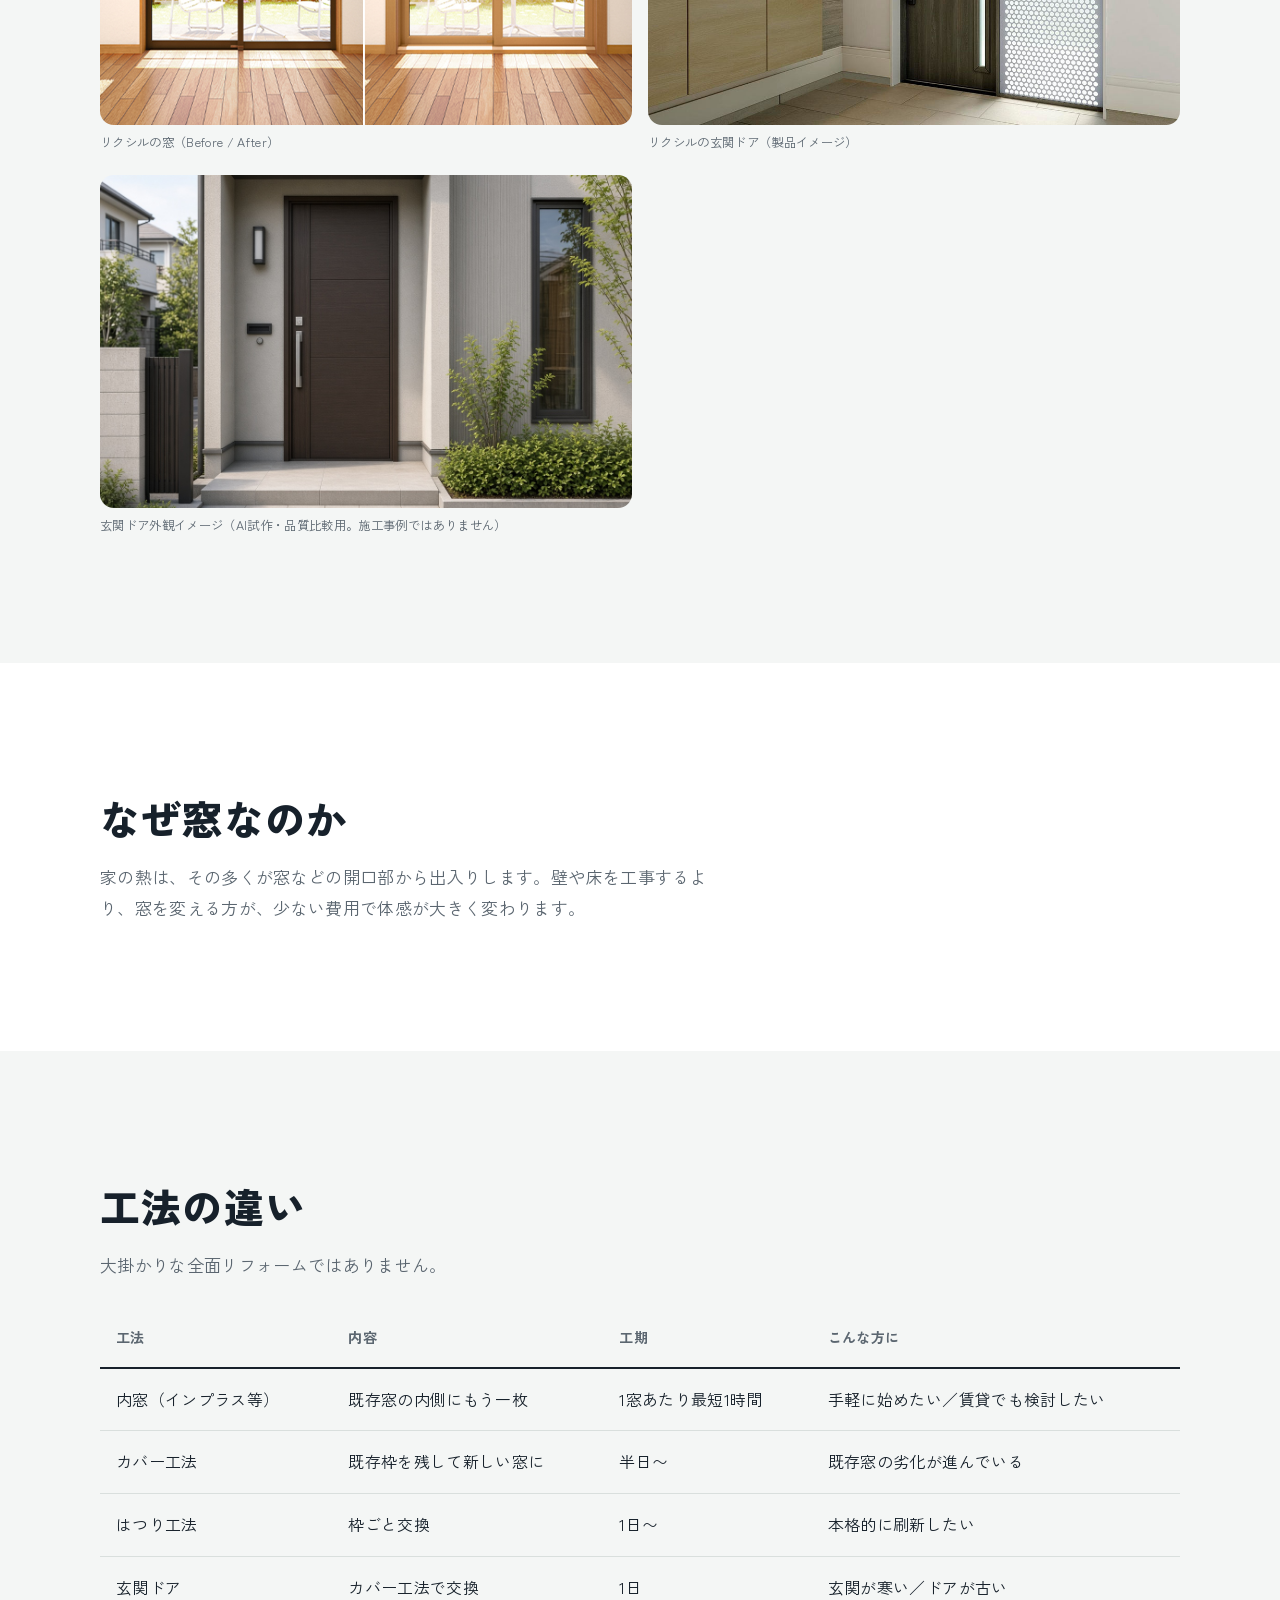
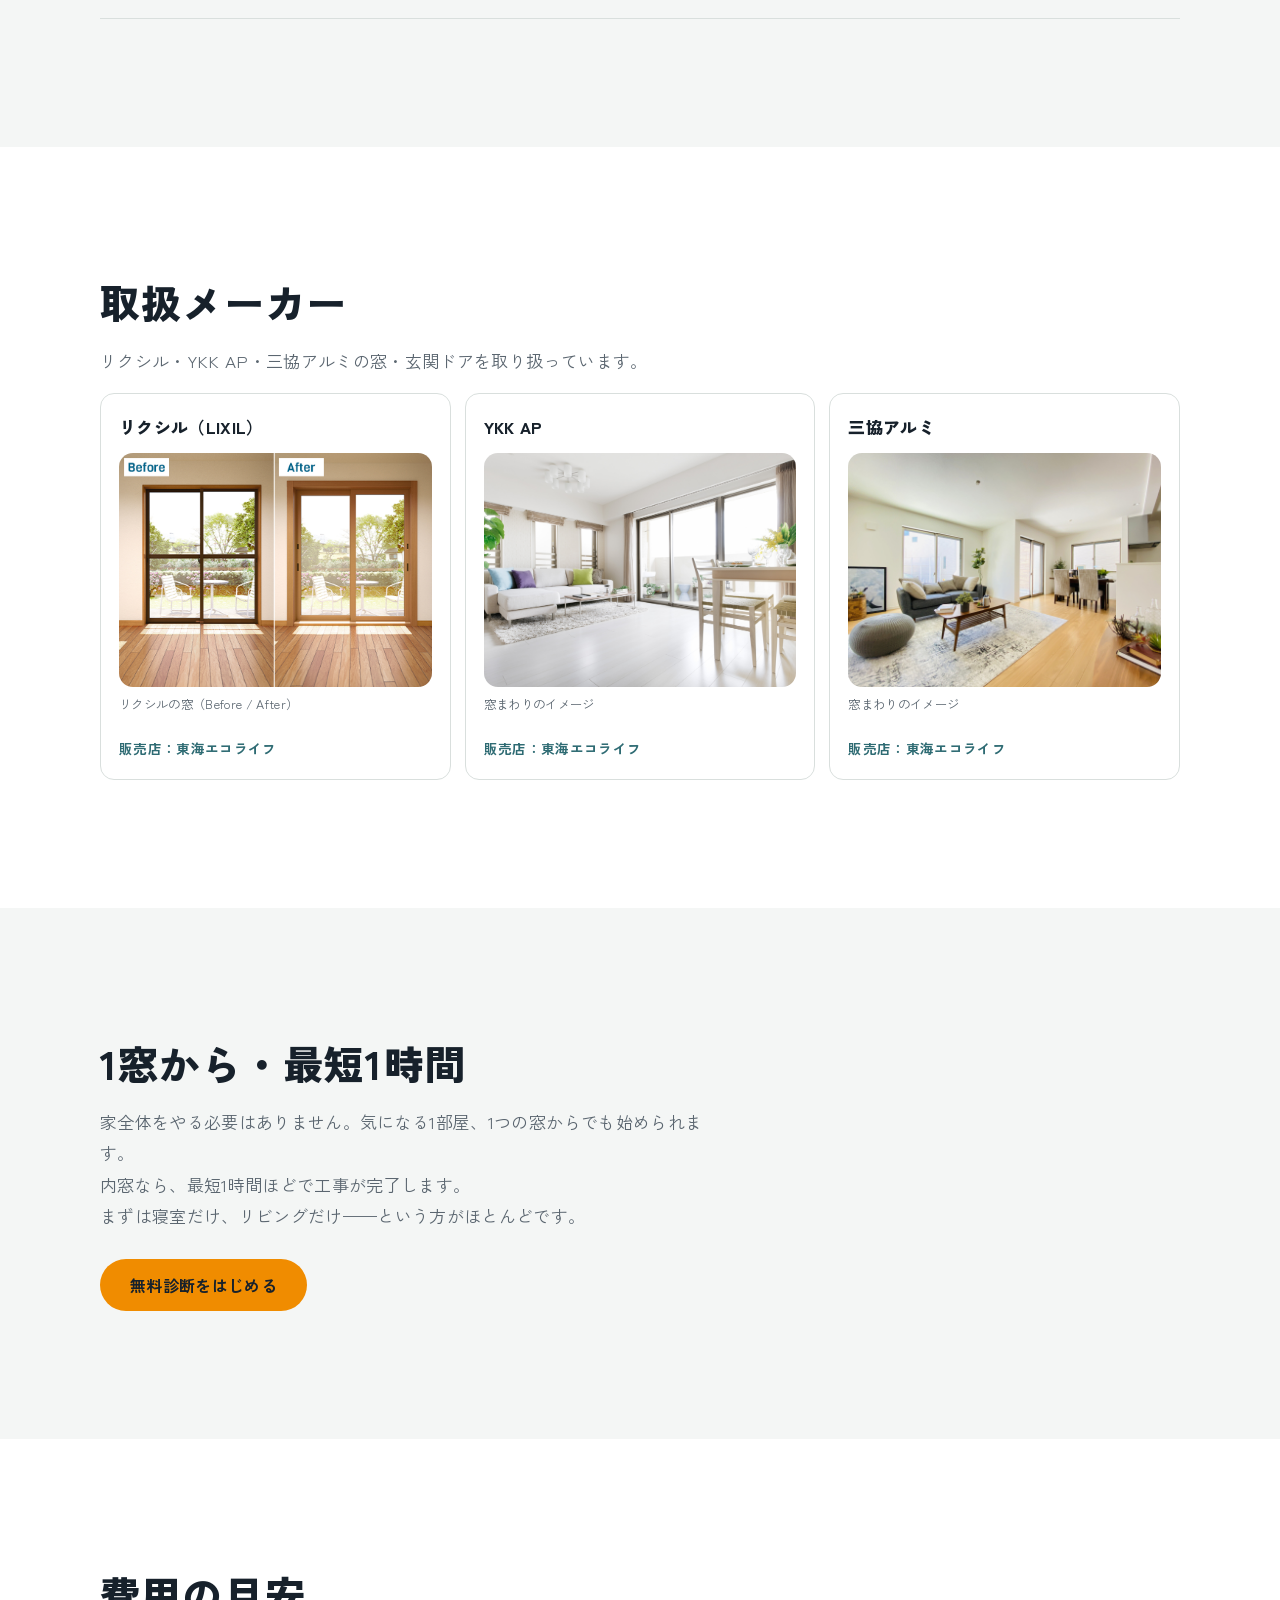
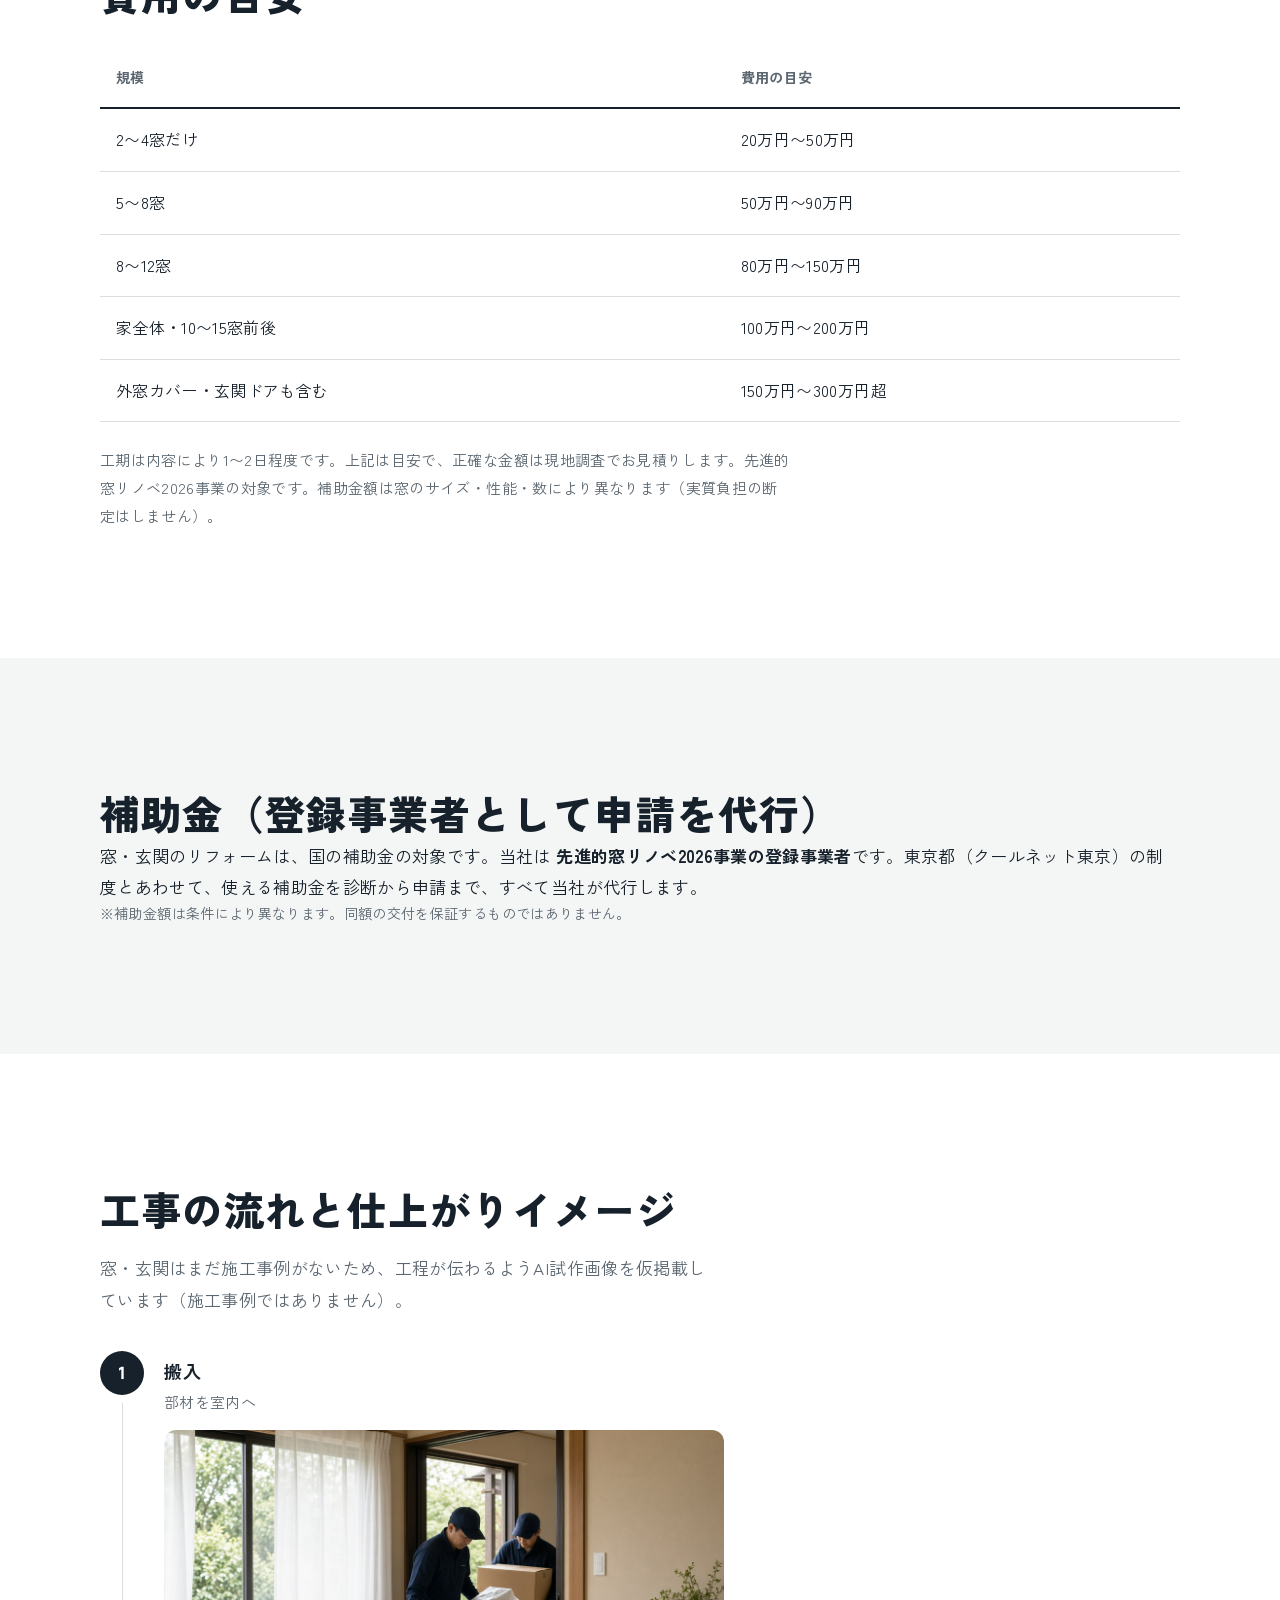
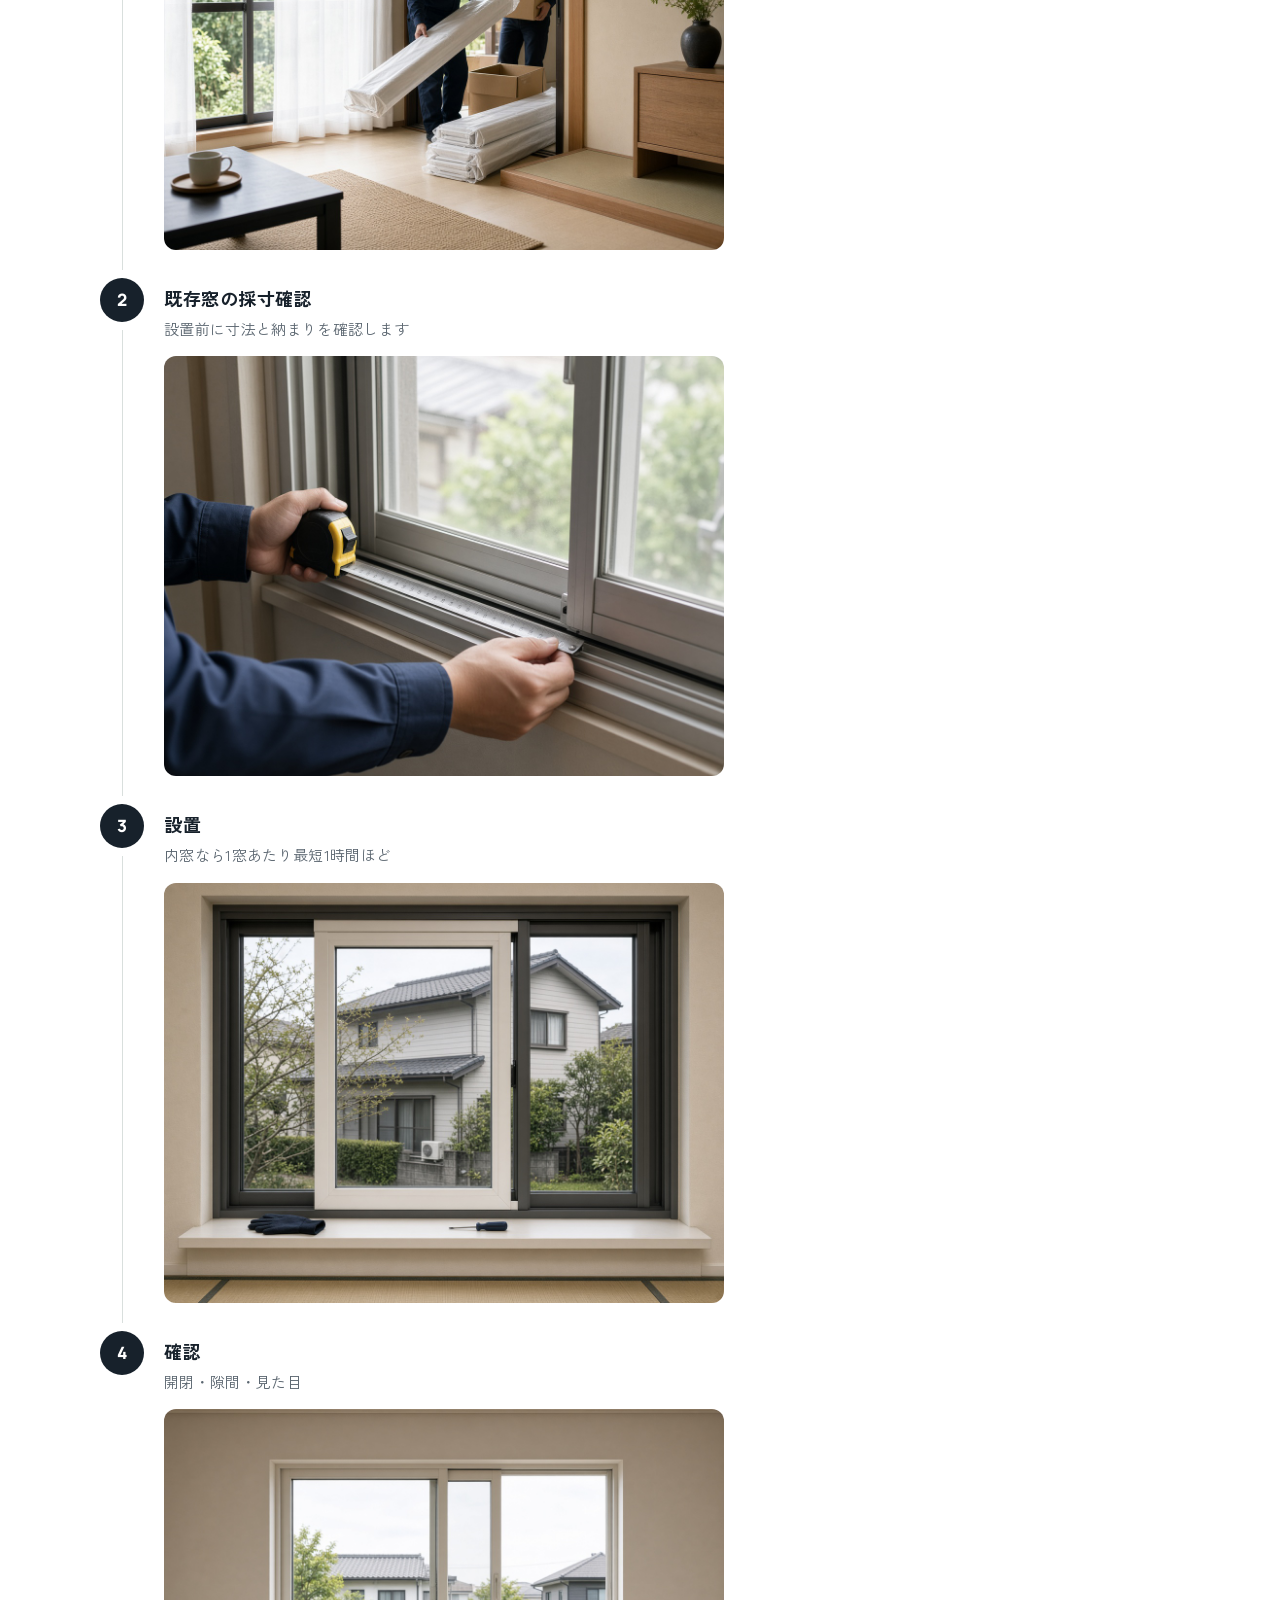
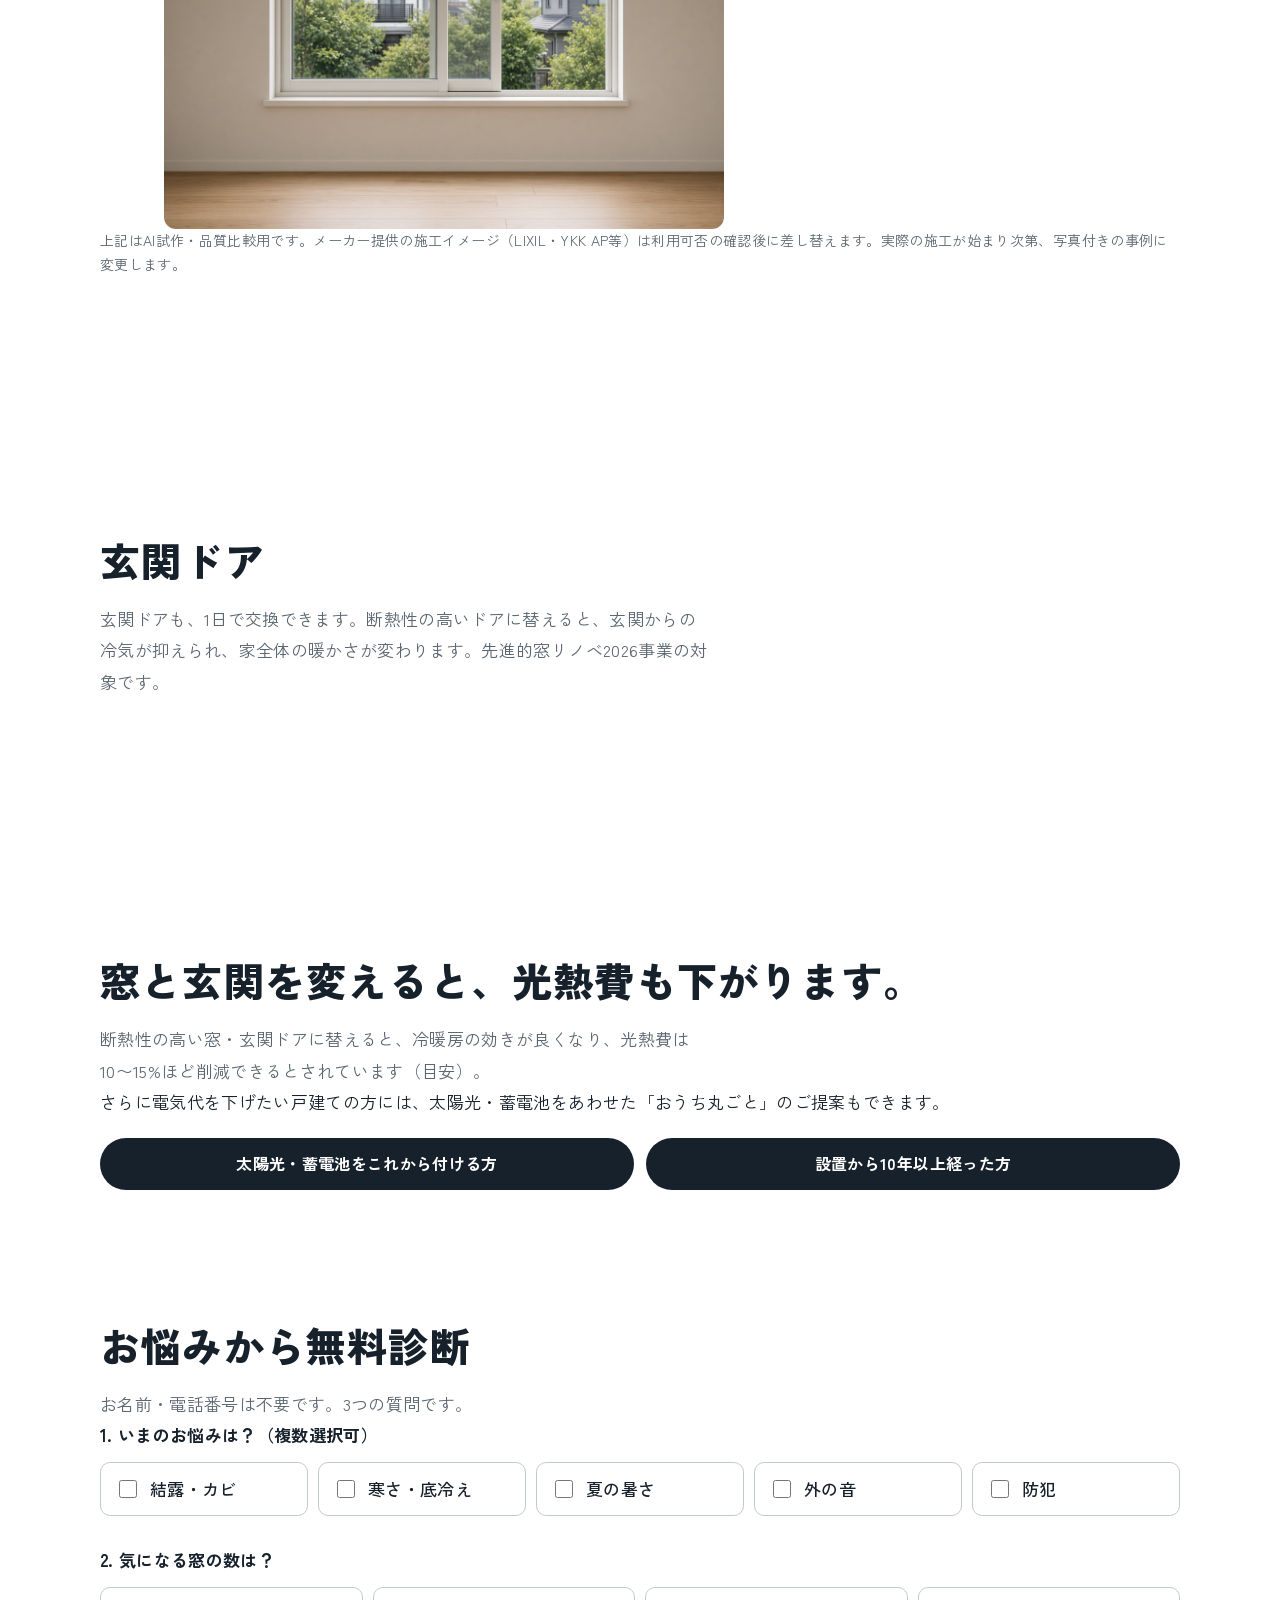
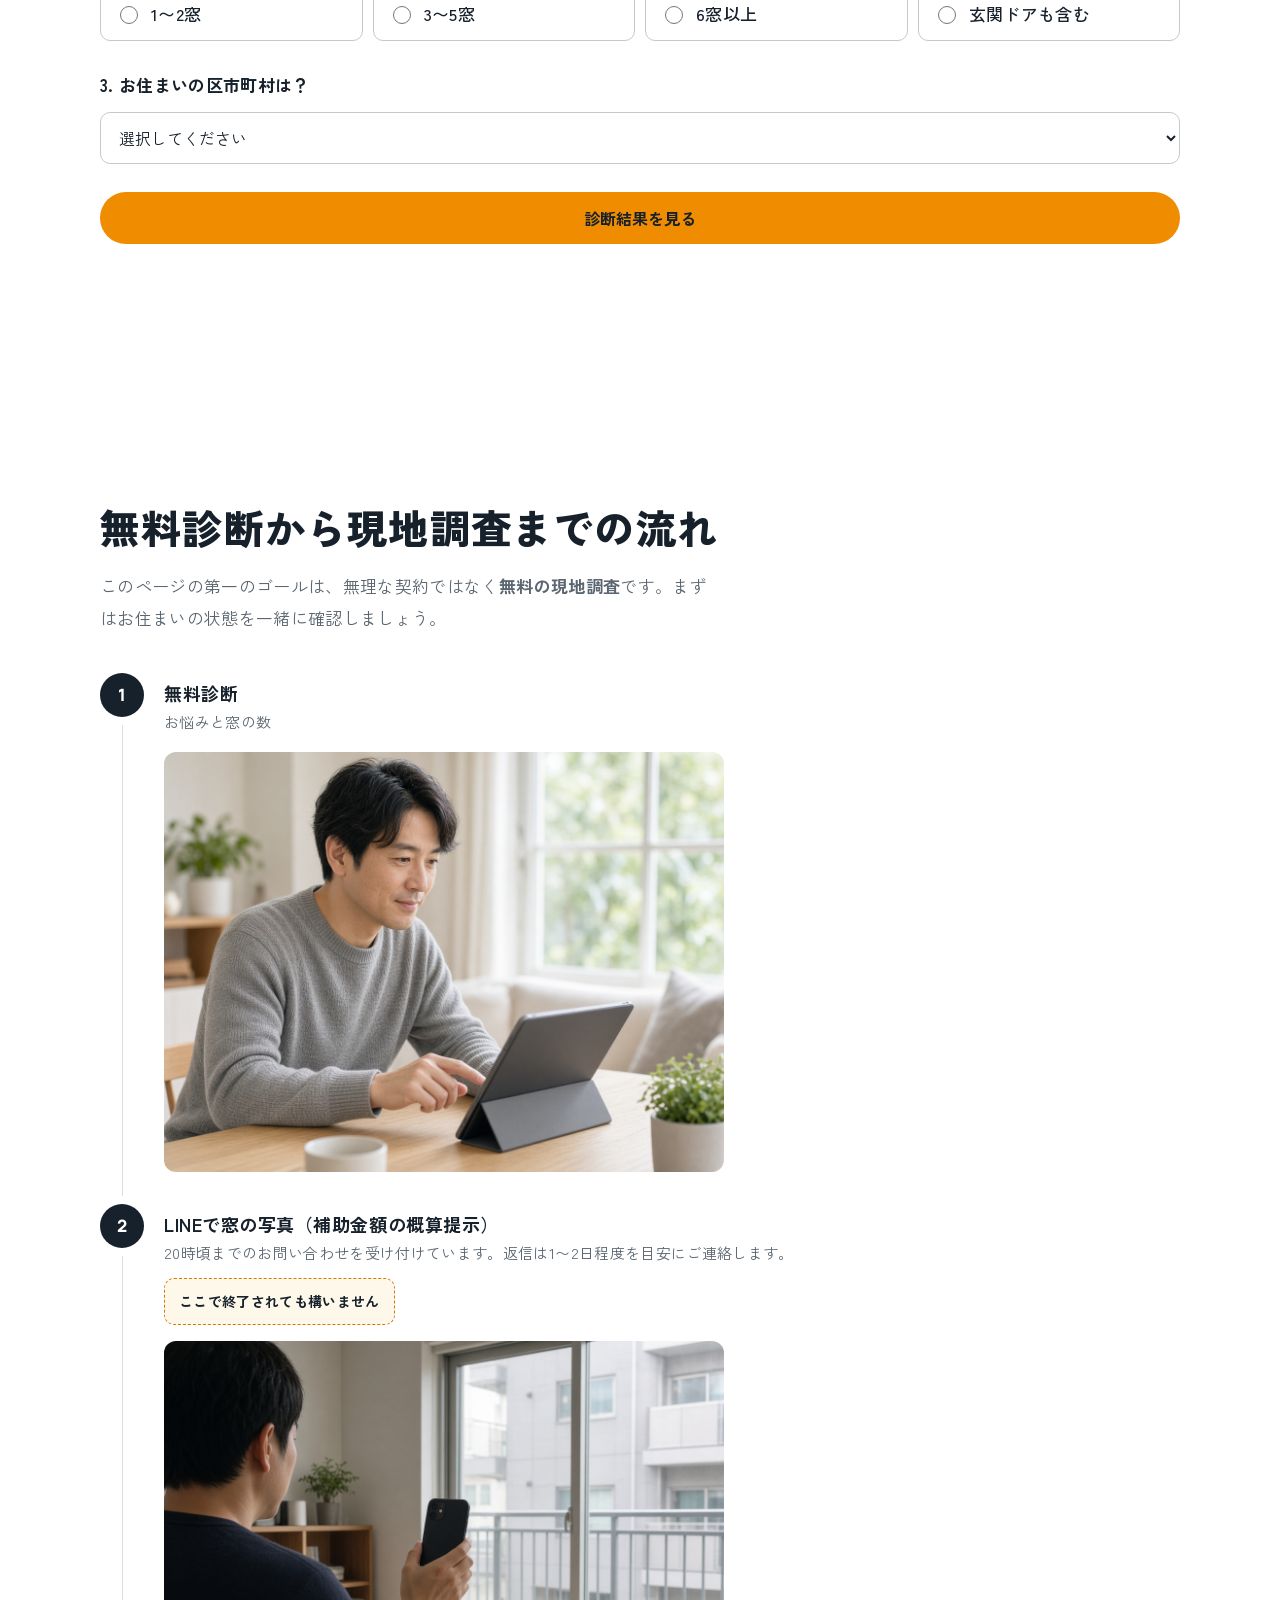
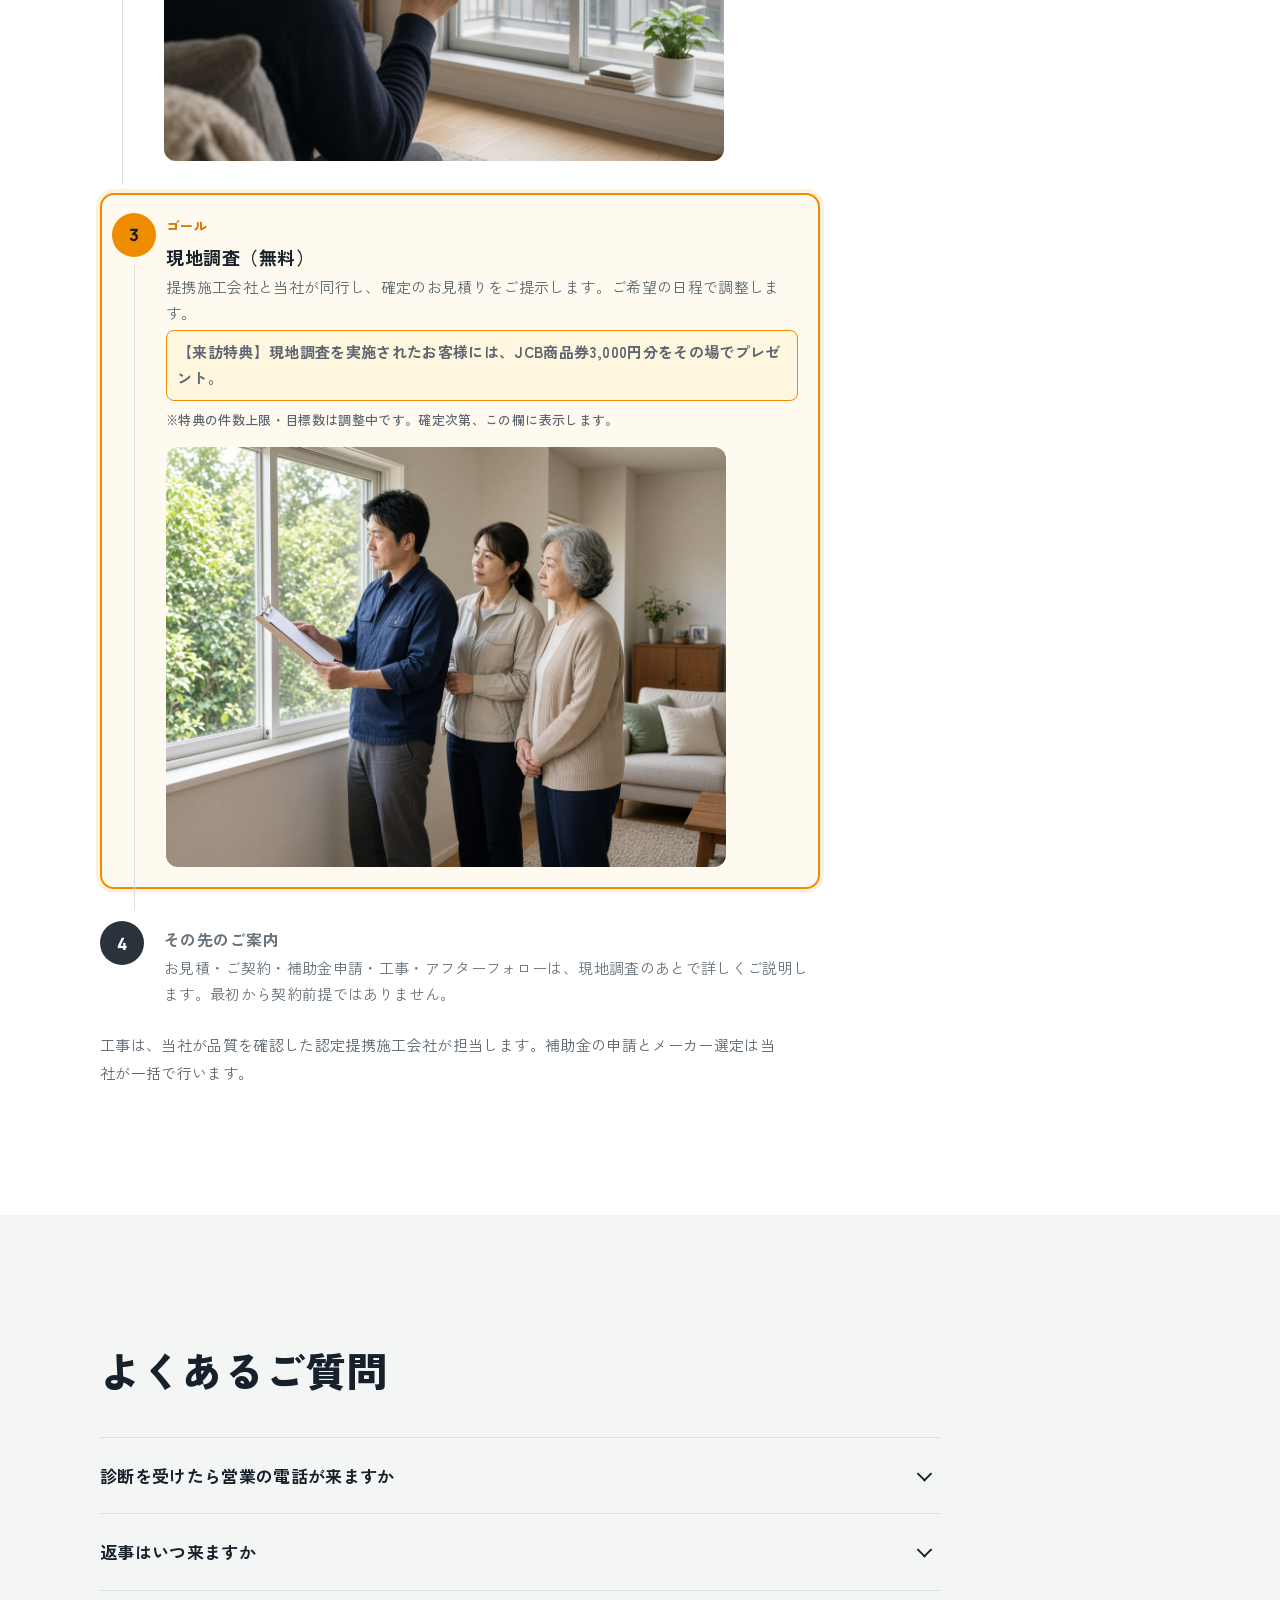
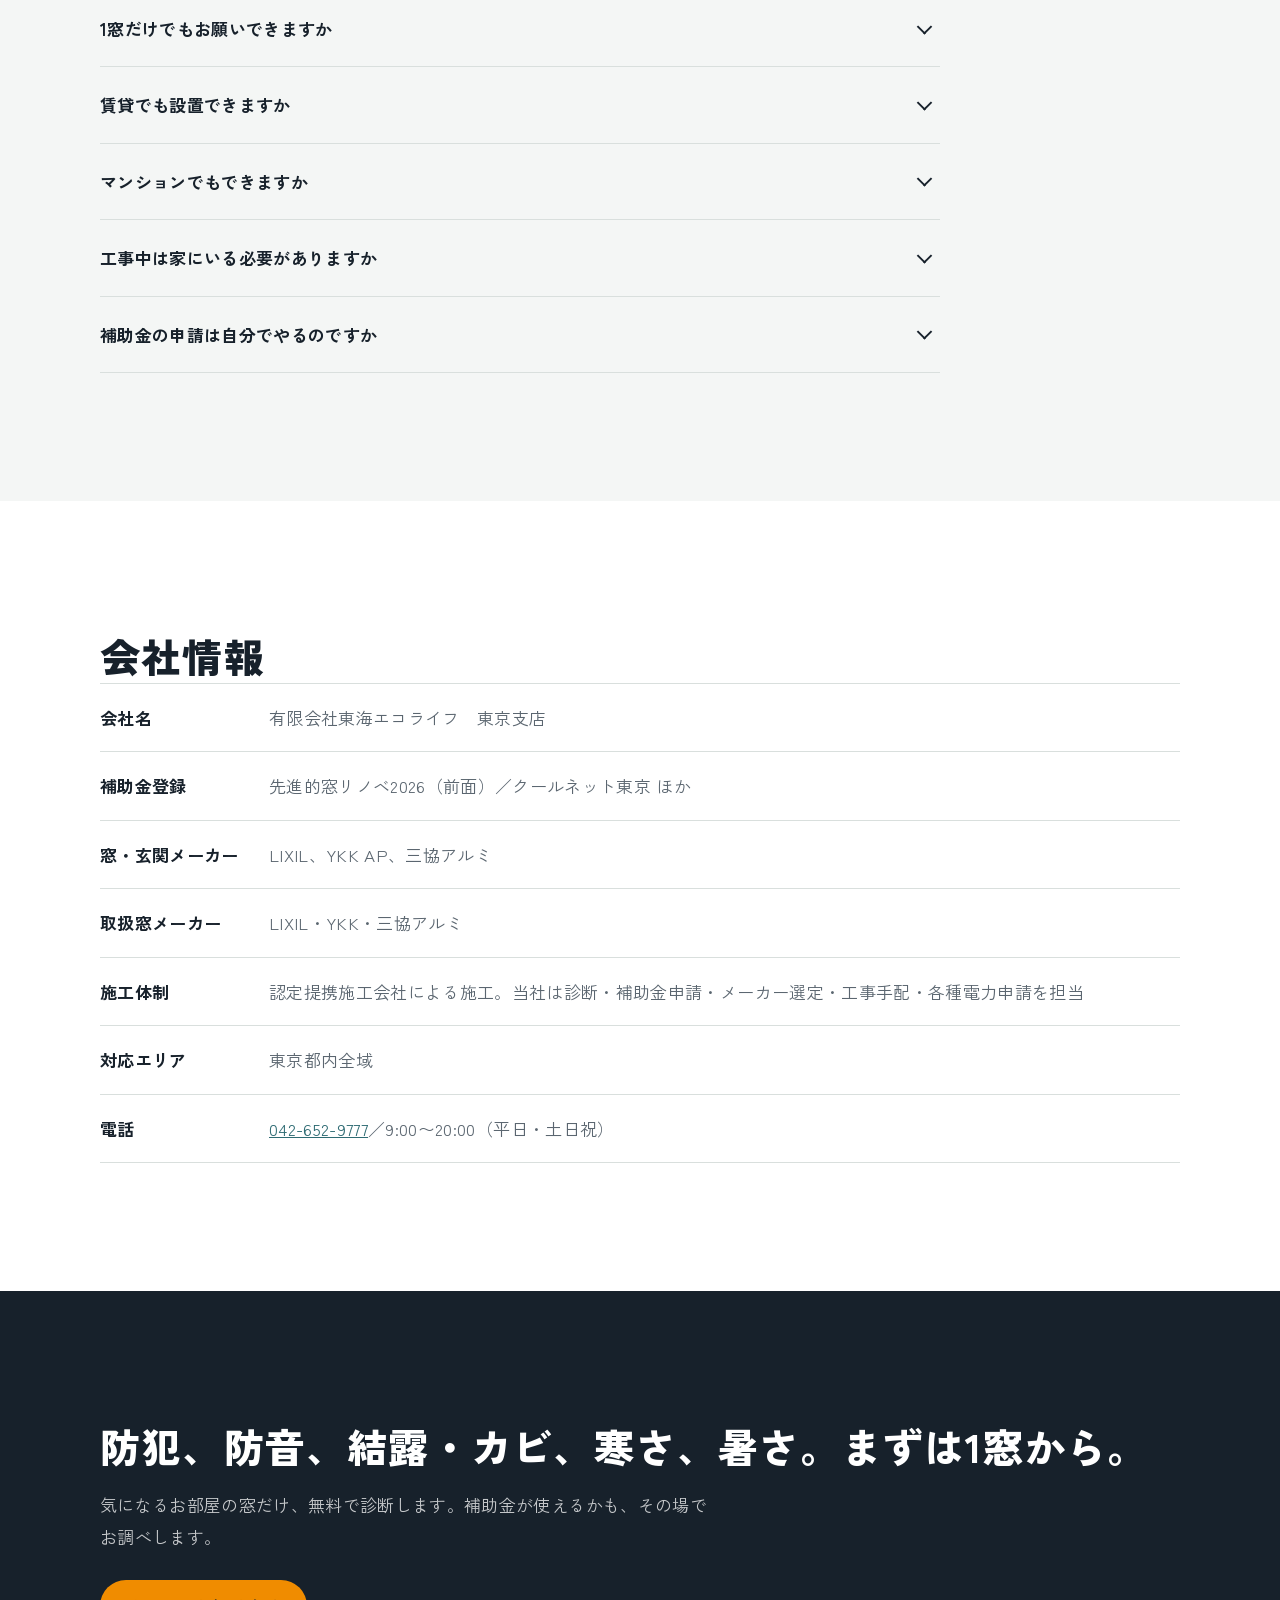
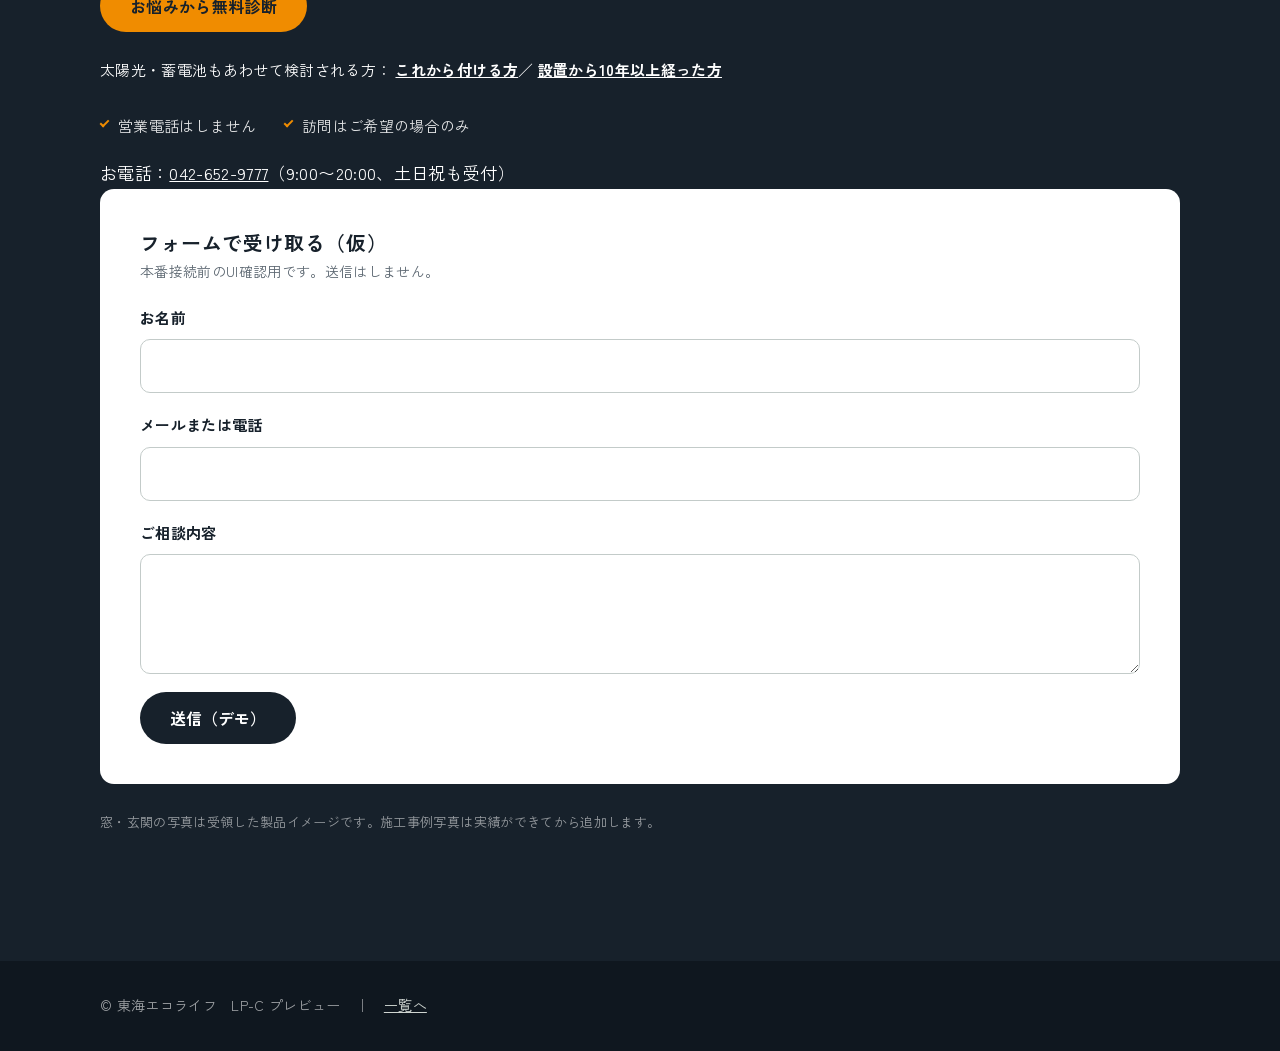
<file: c/index.html>
<!DOCTYPE html>
<html lang="ja">
<head>
  <meta charset="UTF-8">
  <meta name="viewport" content="width=device-width, initial-scale=1.0">
  <title>【仮】マドリノベ（窓・玄関ドア）｜東海エコライフ</title>
  <meta name="description" content="防犯、防音、結露・カビ、寒さ、暑さ。光熱費の削減にも。1窓から、最短1時間。先進的窓リノベ2026登録事業者。東京都内全域。">
  <meta name="robots" content="noindex, nofollow">
  <link rel="preconnect" href="https://fonts.googleapis.com">
  <link rel="preconnect" href="https://fonts.gstatic.com" crossorigin>
  <link href="https://fonts.googleapis.com/css2?family=Zen+Kaku+Gothic+New:wght@400;500;700;900&family=Manrope:wght@500;700;800&display=swap" rel="stylesheet">
  <link rel="stylesheet" href="../shared/shared.css?v=20261121-img1">
  <link rel="stylesheet" href="../shared/design.css?v=20261121-img1">
</head>
<body class="lp-c">
  <div class="preview-banner" role="status">仮ページ（LP-C プレビュー）／本番未公開・検索非表示／窓・玄関は施工実績なし</div>
  <header class="site-header" id="site-header">
    <div class="wrap site-header__inner">
      <a class="site-header__brand" href="#top">東海エコライフ<span>東京支店</span></a>
      <button class="menu-btn" id="menu-btn" type="button" aria-expanded="false" aria-controls="gnav">メニュー</button>
      <nav class="gnav" id="gnav" aria-label="ページ内メニュー">
        <ul>
          <li><a href="#worries">お悩み</a></li>
          <li><a href="#methods">工法</a></li>
          <li><a href="#makers">メーカー</a></li>
          <li><a href="#price">費用</a></li>
          <li><a href="#faq">よくあるご質問</a></li>
        </ul>
      </nav>
      <a class="site-header__tel num" href="tel:0426529777">042-652-9777</a>
      <a class="btn btn--primary site-header__cta" href="#diagnose">無料診断</a>
    </div>
  </header>

  <main id="top">
    <section class="hero" aria-labelledby="hero-title">
      <div class="media">
        <img src="../shared/img/products/ykk-window.jpg" alt="大きな窓のあるリビング" fetchpriority="high">
      </div>
      <div class="hero__inner">
        <div class="wrap">
          <p class="hero__label">先進的窓リノベ2026 登録事業者</p>
          <h1 id="hero-title" class="hero__title"><span class="nobr">窓を変えると、</span><span class="nobr">部屋が変わる。</span></h1>
          <p class="hero__lead">
            防犯、防音、結露・カビ、寒さ、暑さ。<br>
            その悩みの多くは「窓」と「玄関」から。光熱費の削減にもつながります。
          </p>
          <div class="hero__actions">
            <a class="btn btn--primary" href="#diagnose" data-track="lpc_hero_cta_click">お悩みから選ぶ・無料診断</a>
          </div>
          <ul class="hero__trust">
            <li>先進的窓リノベ2026事業 登録事業者</li>
            <li>東京都の補助金にも対応</li>
            <li>東京都内全域に対応（東京支店）</li>
          </ul>
        </div>
      </div>
    </section>

    <section class="section band" id="worries" aria-labelledby="worries-title">
      <div class="wrap">
        <h2 id="worries-title" class="section__title">お悩みから選ぶ</h2>
        <div class="worry-grid">
          <a class="worry-card" href="#why" data-worry="防犯">
            <span class="worry-card__title">防犯が心配</span>
            <span class="worry-card__text">侵入の多くは窓と玄関から。防犯性の高い窓・ドアへの交換もご相談ください</span>
          </a>
          <a class="worry-card" href="#why" data-worry="外の音">
            <span class="worry-card__title">外の音がうるさい（防音）</span>
            <span class="worry-card__text">隣家との距離が近い東京では、窓の防音が効きやすい悩みです</span>
          </a>
          <a class="worry-card" href="#why" data-worry="結露・カビ">
            <span class="worry-card__title">結露・カビが気になる</span>
            <span class="worry-card__text">窓の結露は、カーテンや壁のカビの原因に。断熱性の高い窓で結露を抑えます</span>
          </a>
          <a class="worry-card" href="#why" data-worry="寒さ・底冷え"><span class="worry-card__title">部屋が寒い・底冷えする</span></a>
          <a class="worry-card" href="#why" data-worry="夏の暑さ"><span class="worry-card__title">夏が暑い・冷房が効かない</span></a>
        </div>
        <div class="image-row">
          <figure>
            <img src="../shared/img/products/lixil-window-before-after.jpg" alt="リクシルの窓リフォーム Before / After" width="960" height="540" loading="lazy">
            <figcaption class="img-caption">リクシルの窓（Before / After）</figcaption>
          </figure>
          <figure>
            <img src="../shared/img/products/lixil-door.jpg" alt="リクシルの玄関ドア" width="960" height="540" loading="lazy">
            <figcaption class="img-caption">リクシルの玄関ドア（製品イメージ）</figcaption>
          </figure>
          <figure>
            <img src="../shared/img/ai-trial/entrance-door.jpg" alt="玄関ドア外観のイメージ（AI試作・品質比較用）" width="960" height="720" loading="lazy">
            <figcaption class="img-caption">玄関ドア外観イメージ（AI試作・品質比較用。施工事例ではありません）</figcaption>
          </figure>
        </div>
      </div>
    </section>

    <section class="section" id="why" aria-labelledby="why-title">
      <div class="wrap">
        <h2 id="why-title" class="section__title">なぜ窓なのか</h2>
        <p class="section__lead">
          家の熱は、その多くが窓などの開口部から出入りします。壁や床を工事するより、窓を変える方が、少ない費用で体感が大きく変わります。
        </p>
      </div>
    </section>

    <section class="section band" id="methods" aria-labelledby="methods-title">
      <div class="wrap">
        <h2 id="methods-title" class="section__title">工法の違い</h2>
        <p class="section__lead">大掛かりな全面リフォームではありません。</p>
        <div class="table-wrap">
          <table class="data-table">
            <thead>
              <tr><th>工法</th><th>内容</th><th>工期</th><th>こんな方に</th></tr>
            </thead>
            <tbody>
              <tr><td>内窓（インプラス等）</td><td>既存窓の内側にもう一枚</td><td>1窓あたり最短1時間</td><td>手軽に始めたい／賃貸でも検討したい</td></tr>
              <tr><td>カバー工法</td><td>既存枠を残して新しい窓に</td><td>半日〜</td><td>既存窓の劣化が進んでいる</td></tr>
              <tr><td>はつり工法</td><td>枠ごと交換</td><td>1日〜</td><td>本格的に刷新したい</td></tr>
              <tr><td>玄関ドア</td><td>カバー工法で交換</td><td>1日</td><td>玄関が寒い／ドアが古い</td></tr>
            </tbody>
          </table>
        </div>
      </div>
    </section>

    <section class="section" id="makers" aria-labelledby="makers-title">
      <div class="wrap">
        <h2 id="makers-title" class="section__title">取扱メーカー</h2>
        <p class="section__lead">リクシル・YKK AP・三協アルミの窓・玄関ドアを取り扱っています。</p>
        <div class="maker-grid">
          <article class="maker-card">
            <p class="maker-card__name">リクシル（LIXIL）</p>
            <img class="media-fill" src="../shared/img/products/lixil-window-before-after.jpg" alt="リクシルの窓リフォーム Before / After" width="800" height="600" loading="lazy">
            <p class="img-caption">リクシルの窓（Before / After）</p>
            <p class="maker-card__dealer">販売店：東海エコライフ</p>
          </article>
          <article class="maker-card">
            <p class="maker-card__name">YKK AP</p>
            <img class="media-fill" src="../shared/img/products/ykk-window.jpg" alt="大きな窓のあるリビングのイメージ" width="800" height="600" loading="lazy">
            <p class="img-caption">窓まわりのイメージ</p>
            <p class="maker-card__dealer">販売店：東海エコライフ</p>
          </article>
          <article class="maker-card">
            <p class="maker-card__name">三協アルミ</p>
            <img class="media-fill" src="../shared/img/products/sankyo-window.jpg" alt="掃き出し窓のあるリビングのイメージ" width="800" height="600" loading="lazy">
            <p class="img-caption">窓まわりのイメージ</p>
            <p class="maker-card__dealer">販売店：東海エコライフ</p>
          </article>
        </div>
      </div>
    </section>

    <section class="section band" id="easy" aria-labelledby="easy-title">
      <div class="wrap">
        <h2 id="easy-title" class="section__title">1窓から・最短1時間</h2>
        <p class="section__lead">
          家全体をやる必要はありません。気になる1部屋、1つの窓からでも始められます。<br>
          内窓なら、最短1時間ほどで工事が完了します。<br>
          まずは寝室だけ、リビングだけ——という方がほとんどです。
        </p>
        <div class="cta-block">
          <a class="btn btn--primary" href="#diagnose">無料診断をはじめる</a>
        </div>
      </div>
    </section>

    <section class="section" id="price" aria-labelledby="price-title">
      <div class="wrap">
        <h2 id="price-title" class="section__title">費用の目安</h2>
        <div class="table-wrap">
          <table class="data-table">
            <thead><tr><th>規模</th><th>費用の目安</th></tr></thead>
            <tbody>
              <tr><td>2〜4窓だけ</td><td>20万円〜50万円</td></tr>
              <tr><td>5〜8窓</td><td>50万円〜90万円</td></tr>
              <tr><td>8〜12窓</td><td>80万円〜150万円</td></tr>
              <tr><td>家全体・10〜15窓前後</td><td>100万円〜200万円</td></tr>
              <tr><td>外窓カバー・玄関ドアも含む</td><td>150万円〜300万円超</td></tr>
            </tbody>
          </table>
        </div>
        <p class="section__note">工期は内容により1〜2日程度です。上記は目安で、正確な金額は現地調査でお見積りします。先進的窓リノベ2026事業の対象です。補助金額は窓のサイズ・性能・数により異なります（実質負担の断定はしません）。</p>
      </div>
    </section>

    <section class="section band" id="subsidy" aria-labelledby="subsidy-title">
      <div class="wrap">
        <h2 id="subsidy-title" class="section__title">補助金（登録事業者として申請を代行）</h2>
        <p>
          窓・玄関のリフォームは、国の補助金の対象です。当社は <strong>先進的窓リノベ2026事業の登録事業者</strong>です。東京都（クールネット東京）の制度とあわせて、使える補助金を診断から申請まで、すべて当社が代行します。
        </p>
        <p class="tiny">※補助金額は条件により異なります。同額の交付を保証するものではありません。</p>
      </div>
    </section>

    <section class="section" id="flow-image" aria-labelledby="image-title">
      <div class="wrap">
        <h2 id="image-title" class="section__title">工事の流れと仕上がりイメージ</h2>
        <p class="section__lead">窓・玄関はまだ施工事例がないため、工程が伝わるようAI試作画像を仮掲載しています（施工事例ではありません）。</p>
        <ol class="work-steps">
          <li class="work-step">
            <div class="work-step__text">
              <h3>搬入</h3>
              <p>部材を室内へ</p>
            </div>
            <figure class="work-step__media">
              <img src="../shared/img/ai-trial/work-step-carry.jpg" alt="部材を室内へ搬入するイメージ（AI試作）" width="640" height="480" loading="lazy">
            </figure>
          </li>
          <li class="work-step">
            <div class="work-step__text">
              <h3>既存窓の採寸確認</h3>
              <p>設置前に寸法と納まりを確認します</p>
            </div>
            <figure class="work-step__media">
              <img src="../shared/img/ai-trial/work-step-measure.jpg" alt="既存窓を採寸するイメージ（AI試作）" width="640" height="480" loading="lazy">
            </figure>
          </li>
          <li class="work-step">
            <div class="work-step__text">
              <h3>設置</h3>
              <p>内窓なら1窓あたり最短1時間ほど</p>
            </div>
            <figure class="work-step__media">
              <img src="../shared/img/ai-trial/work-step-install.jpg?v=20261121p2" alt="内窓を設置するイメージ（AI試作）" width="640" height="480" loading="lazy">
            </figure>
          </li>
          <li class="work-step">
            <div class="work-step__text">
              <h3>確認</h3>
              <p>開閉・隙間・見た目</p>
            </div>
            <figure class="work-step__media">
              <img src="../shared/img/ai-trial/work-step-check.jpg?v=20261121p2" alt="設置後に開閉や見た目を確認するイメージ（AI試作）" width="640" height="480" loading="lazy">
            </figure>
          </li>
        </ol>
        <p class="tiny">上記はAI試作・品質比較用です。メーカー提供の施工イメージ（LIXIL・YKK AP等）は利用可否の確認後に差し替えます。実際の施工が始まり次第、写真付きの事例に変更します。</p>
      </div>
    </section>

    <section class="section" id="door" aria-labelledby="door-title">
      <div class="wrap">
        <h2 id="door-title" class="section__title">玄関ドア</h2>
        <p class="section__lead">
          玄関ドアも、1日で交換できます。断熱性の高いドアに替えると、玄関からの冷気が抑えられ、家全体の暖かさが変わります。先進的窓リノベ2026事業の対象です。
        </p>
      </div>
    </section>

    <section class="section" id="energy" aria-labelledby="energy-title">
      <div class="wrap">
        <h2 id="energy-title" class="section__title">窓と玄関を変えると、光熱費も下がります。</h2>
        <p class="section__lead">
          断熱性の高い窓・玄関ドアに替えると、冷暖房の効きが良くなり、光熱費は10〜15%ほど削減できるとされています（目安）。
        </p>
        <p>さらに電気代を下げたい戸建ての方には、太陽光・蓄電池をあわせた「おうち丸ごと」のご提案もできます。</p>
        <div class="link-row">
          <a class="btn btn--secondary" href="../b-new/" data-track="lpc_crosslink_click" data-track-label="to_lpb_new">太陽光・蓄電池をこれから付ける方</a>
          <a class="btn btn--secondary" href="../b/" data-track="lpc_crosslink_click" data-track-label="to_lpb_replace">設置から10年以上経った方</a>
        </div>
      </div>
    </section>

    <section class="section diagnose" id="diagnose" aria-labelledby="diagnose-title">
      <div class="wrap">
        <h2 id="diagnose-title" class="section__title">お悩みから無料診断</h2>
        <p class="section__lead">お名前・電話番号は不要です。3つの質問です。</p>
        <form id="diagnose-form" class="diagnose-form" novalidate>
          <fieldset class="field diagnose-form__field">
            <legend>1. いまのお悩みは？（複数選択可）</legend>
            <div class="choice-grid">
              <label><input type="checkbox" name="worry" value="結露・カビ"> 結露・カビ</label>
              <label><input type="checkbox" name="worry" value="寒さ・底冷え"> 寒さ・底冷え</label>
              <label><input type="checkbox" name="worry" value="夏の暑さ"> 夏の暑さ</label>
              <label><input type="checkbox" name="worry" value="外の音"> 外の音</label>
              <label><input type="checkbox" name="worry" value="防犯"> 防犯</label>
            </div>
          </fieldset>
          <fieldset class="field diagnose-form__field">
            <legend>2. 気になる窓の数は？</legend>
            <div class="choice-grid">
              <label><input type="radio" name="count" value="1〜2窓" required> 1〜2窓</label>
              <label><input type="radio" name="count" value="3〜5窓"> 3〜5窓</label>
              <label><input type="radio" name="count" value="6窓以上"> 6窓以上</label>
              <label><input type="radio" name="count" value="玄関ドアも含む"> 玄関ドアも含む</label>
            </div>
          </fieldset>
          <fieldset class="field diagnose-form__field">
            <legend>3. お住まいの区市町村は？</legend>
            <select id="area" class="input" name="area" required>
              <option value="">選択してください</option>
              <optgroup label="23区">
                <option>千代田区</option><option>中央区</option><option>港区</option>
                <option>新宿区</option><option>文京区</option><option>台東区</option>
                <option>墨田区</option><option>江東区</option><option>品川区</option>
                <option>目黒区</option><option>大田区</option><option>世田谷区</option>
                <option>渋谷区</option><option>中野区</option><option>杉並区</option>
                <option>豊島区</option><option>北区</option><option>荒川区</option>
                <option>板橋区</option><option>練馬区</option><option>足立区</option>
                <option>葛飾区</option><option>江戸川区</option>
              </optgroup>
              <optgroup label="北多摩">
                <option>立川市</option><option>武蔵野市</option><option>三鷹市</option>
                <option>府中市</option><option>昭島市</option><option>調布市</option>
                <option>小金井市</option><option>小平市</option><option>東村山市</option>
                <option>国分寺市</option><option>国立市</option><option>狛江市</option>
                <option>東大和市</option><option>清瀬市</option><option>東久留米市</option>
                <option>武蔵村山市</option>
              </optgroup>
              <optgroup label="南多摩">
                <option>八王子市</option><option>町田市</option><option>日野市</option>
                <option>多摩市</option><option>稲城市</option>
              </optgroup>
              <optgroup label="西多摩">
                <option>青梅市</option><option>福生市</option><option>羽村市</option>
                <option>あきる野市</option><option>瑞穂町</option><option>日の出町</option>
                <option>檜原村</option><option>奥多摩町</option>
              </optgroup>
              <optgroup label="島しょ">
                <option>大島町</option><option>利島村</option><option>新島村</option>
                <option>神津島村</option><option>三宅村</option><option>御蔵島村</option>
                <option>八丈町</option><option>青ヶ島村</option><option>小笠原村</option>
              </optgroup>
              <option value="other">東京都以外</option>
            </select>
          </fieldset>
          <p id="form-error" class="form-error" hidden></p>
          <button type="submit" class="btn btn--primary btn--block">診断結果を見る</button>
        </form>
        <div id="diagnose-result" class="diagnose-result" hidden>
          <div id="result-out" hidden>
            <h3>申し訳ございません</h3>
            <p>現在は東京都内のご相談を受けております。</p>
          </div>
          <div id="result-ok" hidden>
            <h3 id="result-heading"></h3>
            <p id="result-body"></p>
            <p>補助金が使えるかも、その場でお調べします。申請は当社が代行します。</p>
            <div class="result-cta">
              <a class="btn btn--line" href="https://line.me/" target="_blank" rel="noopener">LINEで窓の写真を送って無料診断</a>
              <p class="tiny">20時頃までのお問い合わせを受け付けております。返信は1〜2日程度を目安にご連絡します。営業電話はいたしません。</p>
              <p class="result-alt">LINEをお使いでない方：<a href="#contact-form">フォームで受け取る</a> ／ お電話 <a href="tel:0426529777">042-652-9777</a></p>
            </div>
          </div>
        </div>
      </div>
    </section>

    <section class="section flow" id="flow" aria-labelledby="flow-title">
      <div class="wrap">
        <h2 id="flow-title" class="section__title">無料診断から現地調査までの流れ</h2>
        <p class="section__lead">このページの第一のゴールは、無理な契約ではなく<strong>無料の現地調査</strong>です。まずはお住まいの状態を一緒に確認しましょう。</p>
        <ol class="flow-list flow-list--survey-goal">
          <li>
            <div class="flow-list__body">
              <h3>無料診断</h3>
              <p>お悩みと窓の数</p>
            </div>
            <figure class="flow-list__media">
              <img src="../shared/img/ai-trial/flow-step-diagnose.jpg" alt="無料診断のイメージ（AI試作）" width="640" height="480" loading="lazy">
            </figure>
          </li>
          <li>
            <div class="flow-list__body">
              <h3>LINEで窓の写真（補助金額の概算提示）</h3>
              <p>20時頃までのお問い合わせを受け付けています。返信は1〜2日程度を目安にご連絡します。</p>
              <p class="flow-list__pause-inline">ここで終了されても構いません</p>
            </div>
            <figure class="flow-list__media">
              <img src="../shared/img/ai-trial/flow-step-line-photo.jpg" alt="窓の写真をスマホで撮るイメージ（AI試作）" width="640" height="480" loading="lazy">
            </figure>
          </li>
          <li class="flow-list__goal">
            <div class="flow-list__body">
              <p class="flow-list__goal-label">ゴール</p>
              <h3>現地調査（無料）</h3>
              <p>提携施工会社と当社が同行し、確定のお見積りをご提示します。ご希望の日程で調整します。</p>
              <p class="flow-perk">【来訪特典】現地調査を実施されたお客様には、JCB商品券3,000円分をその場でプレゼント。</p>
              <p class="flow-cap-note">※特典の件数上限・目標数は調整中です。確定次第、この欄に表示します。</p>
            </div>
            <figure class="flow-list__media">
              <img src="../shared/img/ai-trial/flow-step-survey.jpg" alt="現地調査で窓を確認するイメージ（AI試作）" width="640" height="480" loading="lazy">
            </figure>
          </li>
          <li class="flow-list__after">
            <div class="flow-list__body">
              <h3>その先のご案内</h3>
              <p>お見積・ご契約・補助金申請・工事・アフターフォローは、現地調査のあとで詳しくご説明します。最初から契約前提ではありません。</p>
            </div>
          </li>
        </ol>
        <p class="section__note">工事は、当社が品質を確認した認定提携施工会社が担当します。補助金の申請とメーカー選定は当社が一括で行います。</p>
      </div>
    </section>

    <section class="section faq" id="faq" aria-labelledby="faq-title">
      <div class="wrap">
        <h2 id="faq-title" class="section__title">よくあるご質問</h2>
        <div class="faq-list">
          <details><summary>診断を受けたら営業の電話が来ますか</summary><p>診断後に営業電話はしません。訪問はご希望の場合のみです。</p></details>
          <details><summary>返事はいつ来ますか</summary><p>20時頃までのお問い合わせを受け付けております。返信は1〜2日程度を目安にご連絡します（混雑時は前後する場合があります）。</p></details>
          <details><summary>1窓だけでもお願いできますか</summary><p>できます。</p></details>
          <details><summary>賃貸でも設置できますか</summary><p>内窓なら可能な場合があります。原則オーナーの許可が必要です。</p></details>
          <details><summary>マンションでもできますか</summary><p>内窓は専有部のため可能なことが多いです。管理規約の確認が必要です。</p></details>
          <details><summary>工事中は家にいる必要がありますか</summary><p>必要です。1窓あたり短時間です。</p></details>
          <details><summary>補助金の申請は自分でやるのですか</summary><p>すべて当社が代行します。</p></details>
        </div>
      </div>
    </section>

    <section class="section company" id="company" aria-labelledby="company-title">
      <div class="wrap">
        <h2 id="company-title" class="section__title">会社情報</h2>
        <dl class="company-list">
          <div><dt>会社名</dt><dd>有限会社東海エコライフ　東京支店</dd></div>
          <div><dt>補助金登録</dt><dd>先進的窓リノベ2026（前面）／クールネット東京 ほか</dd></div>
          <div><dt>窓・玄関メーカー</dt><dd>LIXIL、YKK AP、三協アルミ</dd></div>
          <div><dt>取扱窓メーカー</dt><dd>LIXIL・YKK・三協アルミ</dd></div>
          <div><dt>施工体制</dt><dd>認定提携施工会社による施工。当社は診断・補助金申請・メーカー選定・工事手配・各種電力申請を担当</dd></div>
          <div><dt>対応エリア</dt><dd>東京都内全域</dd></div>
          <div><dt>電話</dt><dd><a href="tel:0426529777">042-652-9777</a>／9:00〜20:00（平日・土日祝）</dd></div>
        </dl>
      </div>
    </section>

    <section class="section final-cta" id="final" aria-labelledby="final-title">
      <div class="wrap">
        <h2 id="final-title" class="section__title">防犯、防音、結露・カビ、寒さ、暑さ。まずは1窓から。</h2>
        <p class="section__lead">気になるお部屋の窓だけ、無料で診断します。補助金が使えるかも、その場でお調べします。</p>
        <a class="btn btn--primary" href="#diagnose" data-track="lpc_final_cta_click">お悩みから無料診断</a>
        <p class="crosslink">太陽光・蓄電池もあわせて検討される方：<a href="../b-new/" data-track="lpc_crosslink_click" data-track-label="to_lpb_new_final">これから付ける方</a>／<a href="../b/" data-track="lpc_crosslink_click" data-track-label="to_lpb_replace_final">設置から10年以上経った方</a></p>
        <ul class="hero__trust hero__trust--center">
          <li>営業電話はしません</li>
          <li>訪問はご希望の場合のみ</li>
        </ul>
        <p class="final-phone">お電話：<a href="tel:0426529777">042-652-9777</a>（9:00〜20:00、土日祝も受付）</p>
        <div class="contact-form-box" id="contact-form">
          <h3>フォームで受け取る（仮）</h3>
          <p class="tiny">本番接続前のUI確認用です。送信はしません。</p>
          <form id="contact-dummy" class="contact-dummy">
            <label>お名前 <input class="input" type="text" name="name"></label>
            <label>メールまたは電話 <input class="input" type="text" name="contact"></label>
            <label>ご相談内容 <textarea class="input" name="message" rows="3"></textarea></label>
            <button type="submit" class="btn btn--secondary">送信（デモ）</button>
            <p id="contact-msg" class="tiny" hidden></p>
          </form>
        </div>
        <p class="img-credit">窓・玄関の写真は受領した製品イメージです。施工事例写真は実績ができてから追加します。</p>
      </div>
    </section>
  </main>
  <footer class="site-footer">
    <div class="wrap"><p>© 東海エコライフ　LP-C プレビュー　｜　<a href="../" style="color:#cfd5d1">一覧へ</a></p></div>
  </footer>
  <div class="sticky-cta">
    <a class="btn btn--primary" href="#diagnose">無料診断をはじめる</a>
  </div>
  <script src="../shared/ui.js?v=20261105"></script>
  <script src="../shared/track.js"></script>
  <script src="./assets/js/main.js"></script>
</body>
</html>
</file>
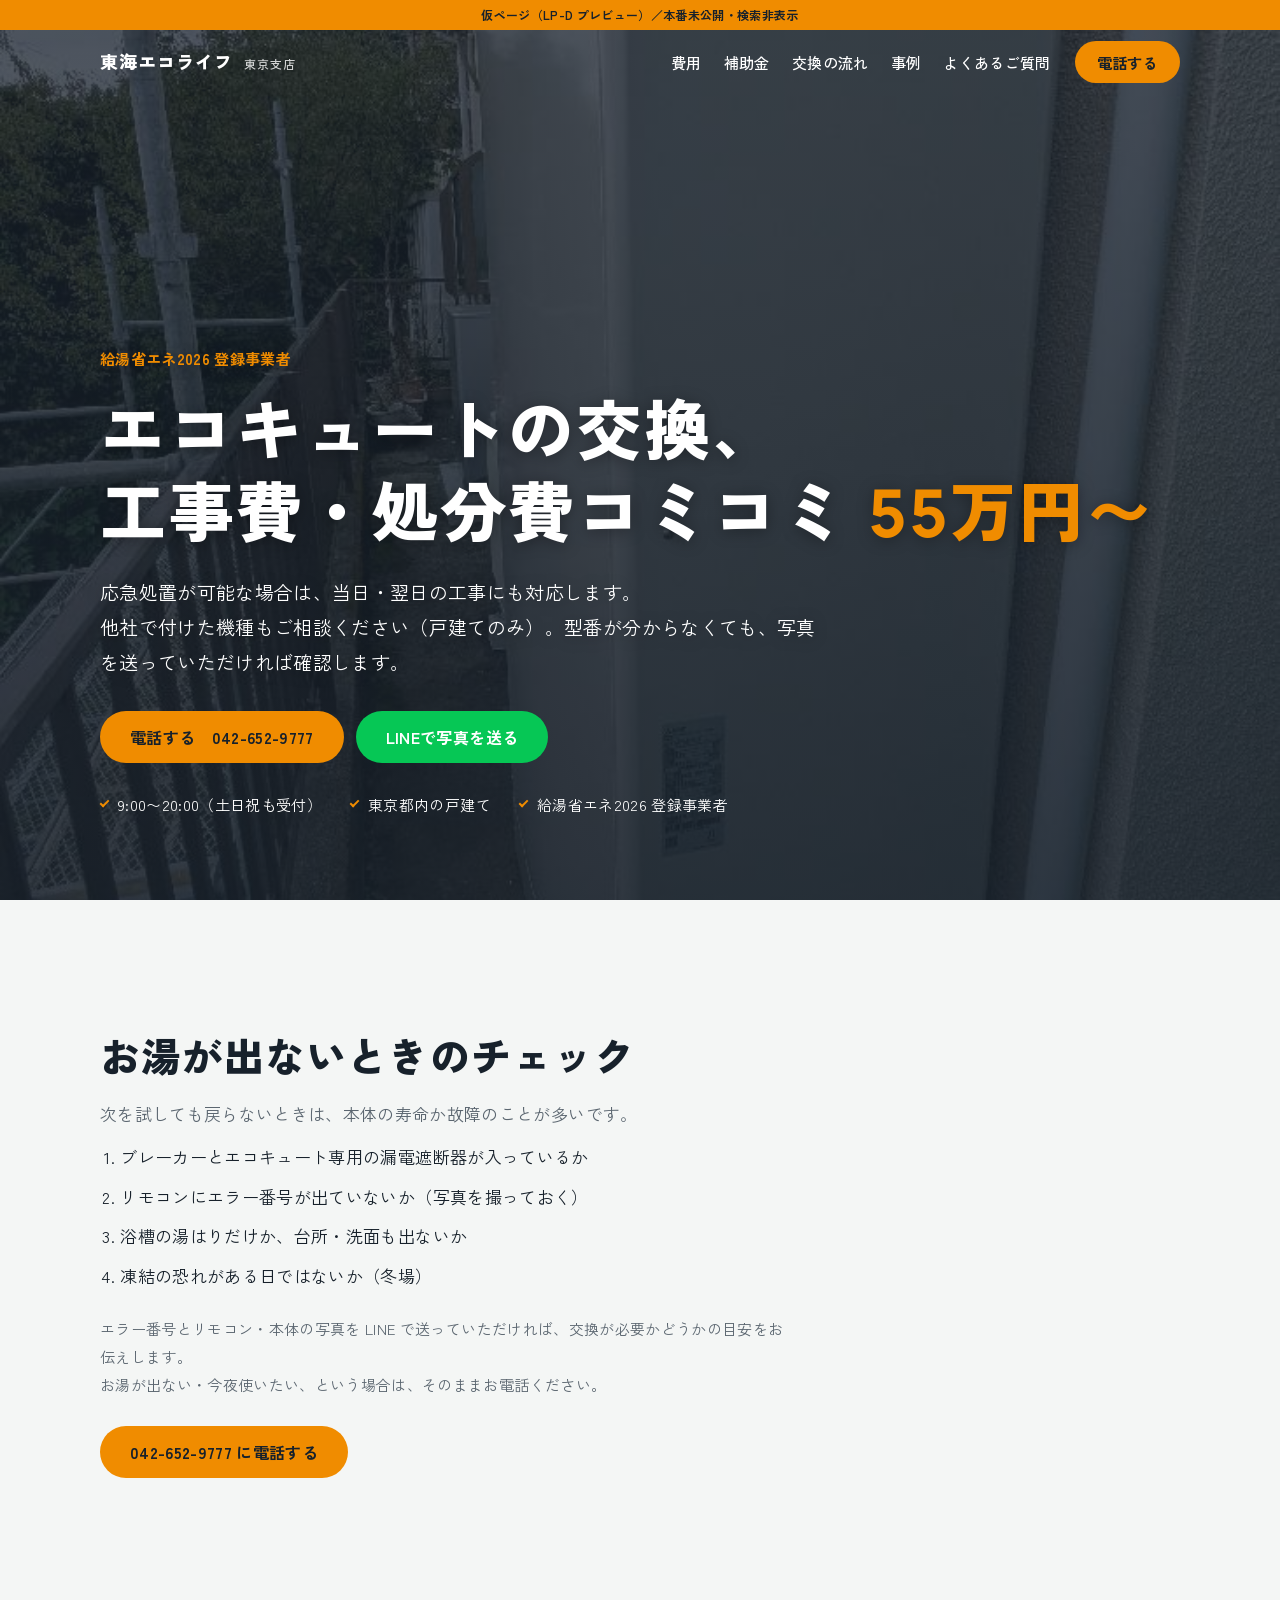
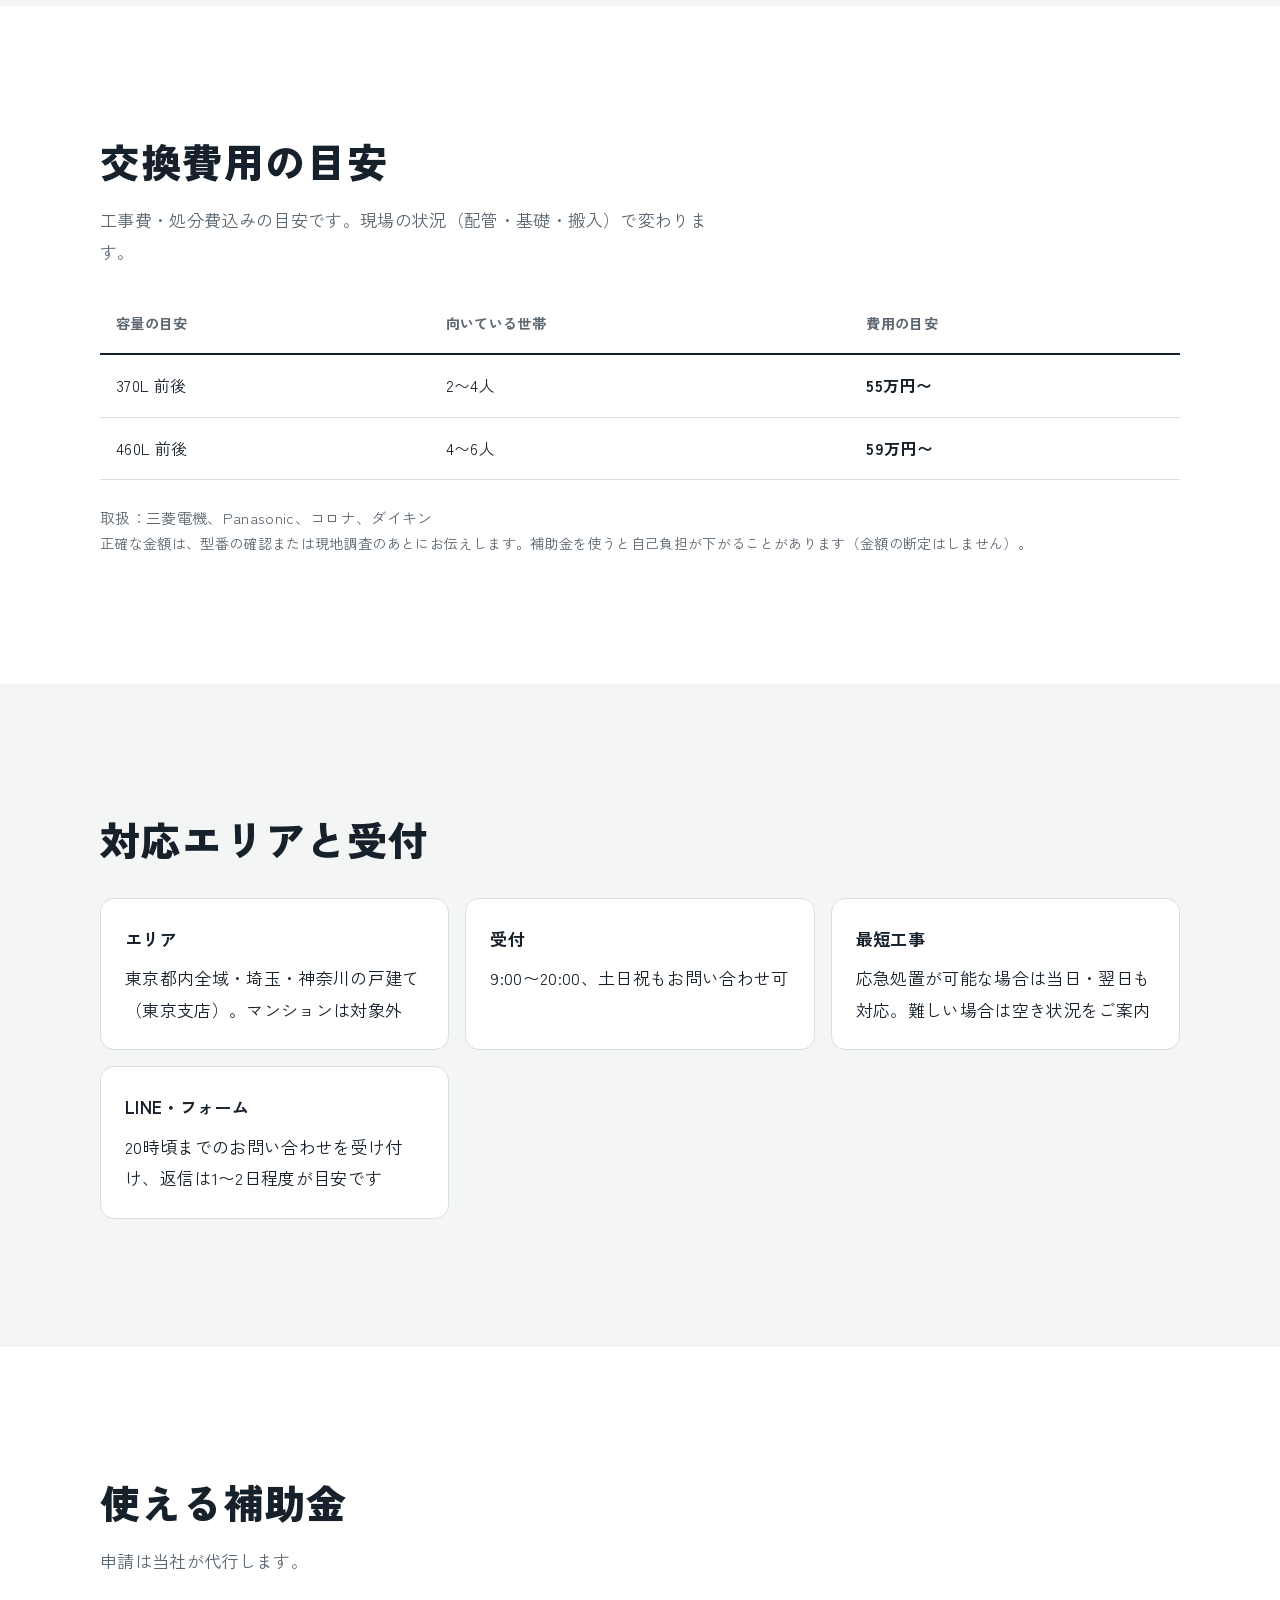
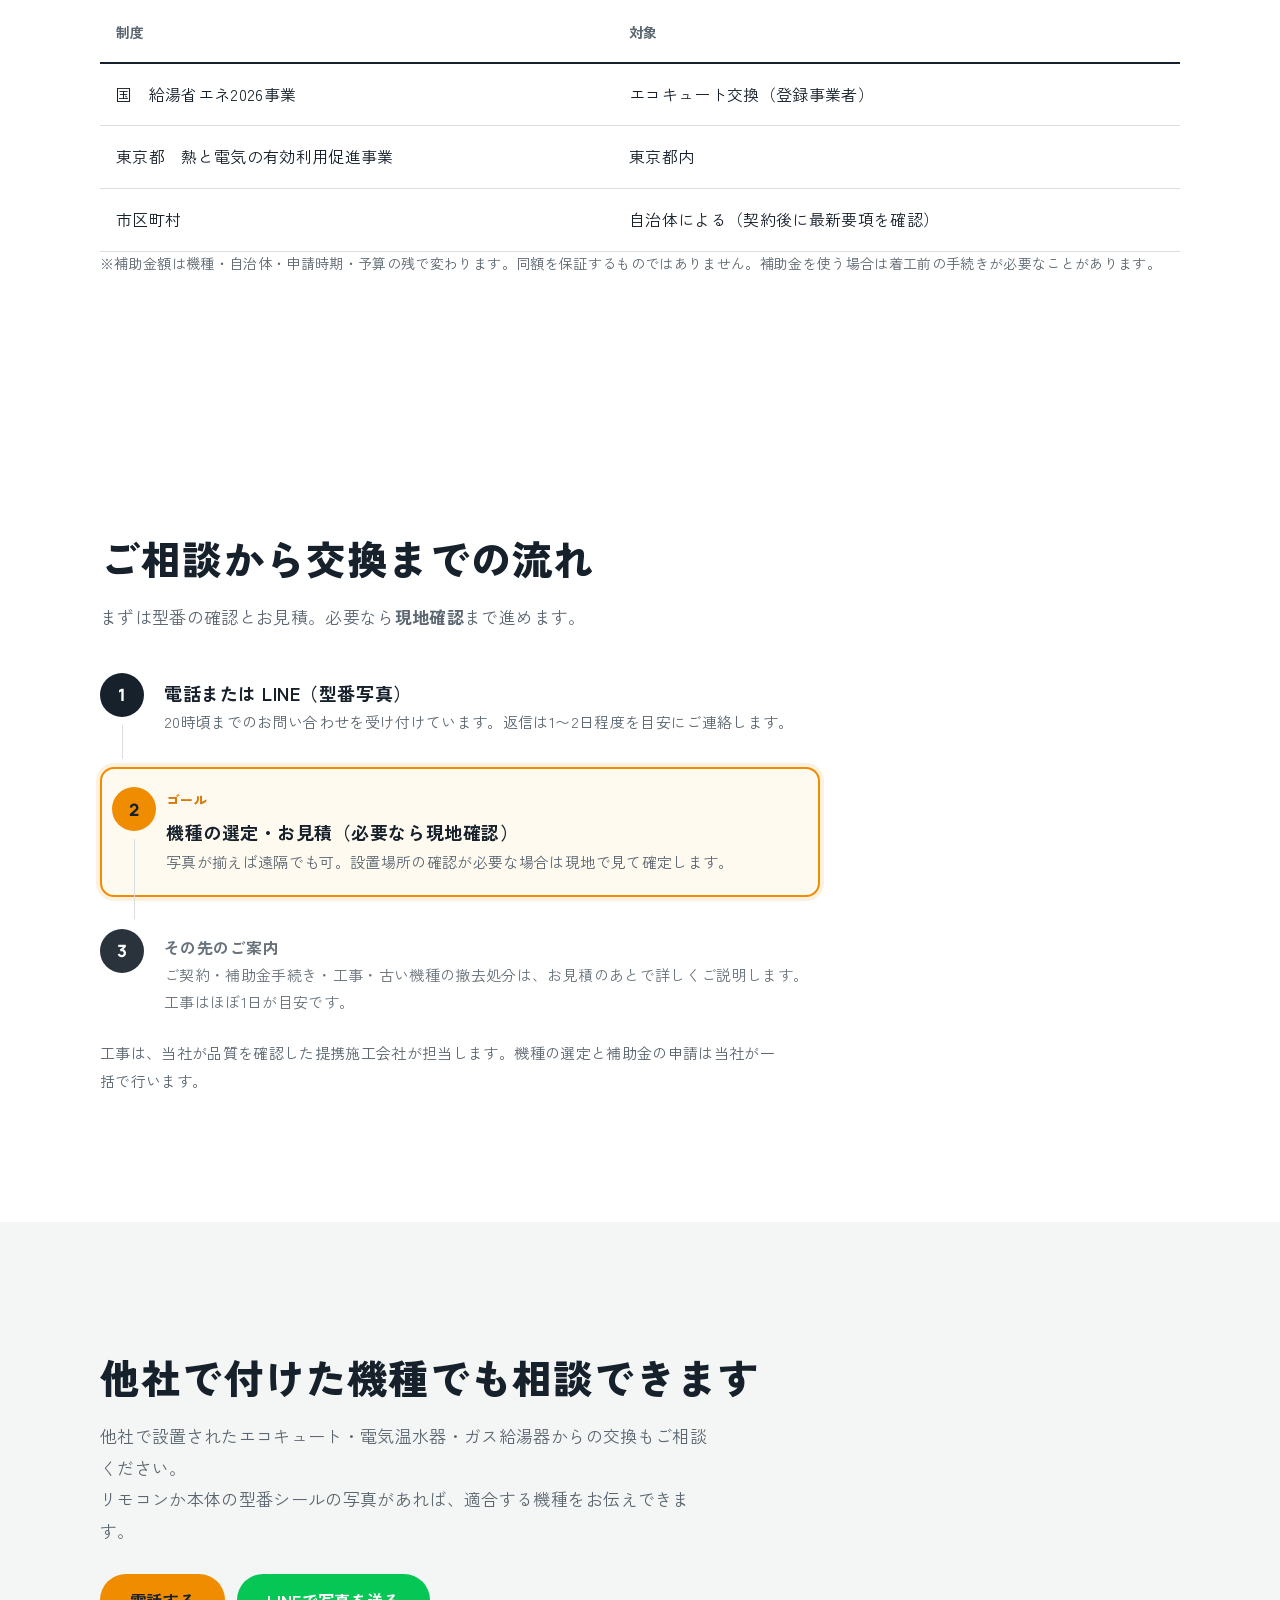
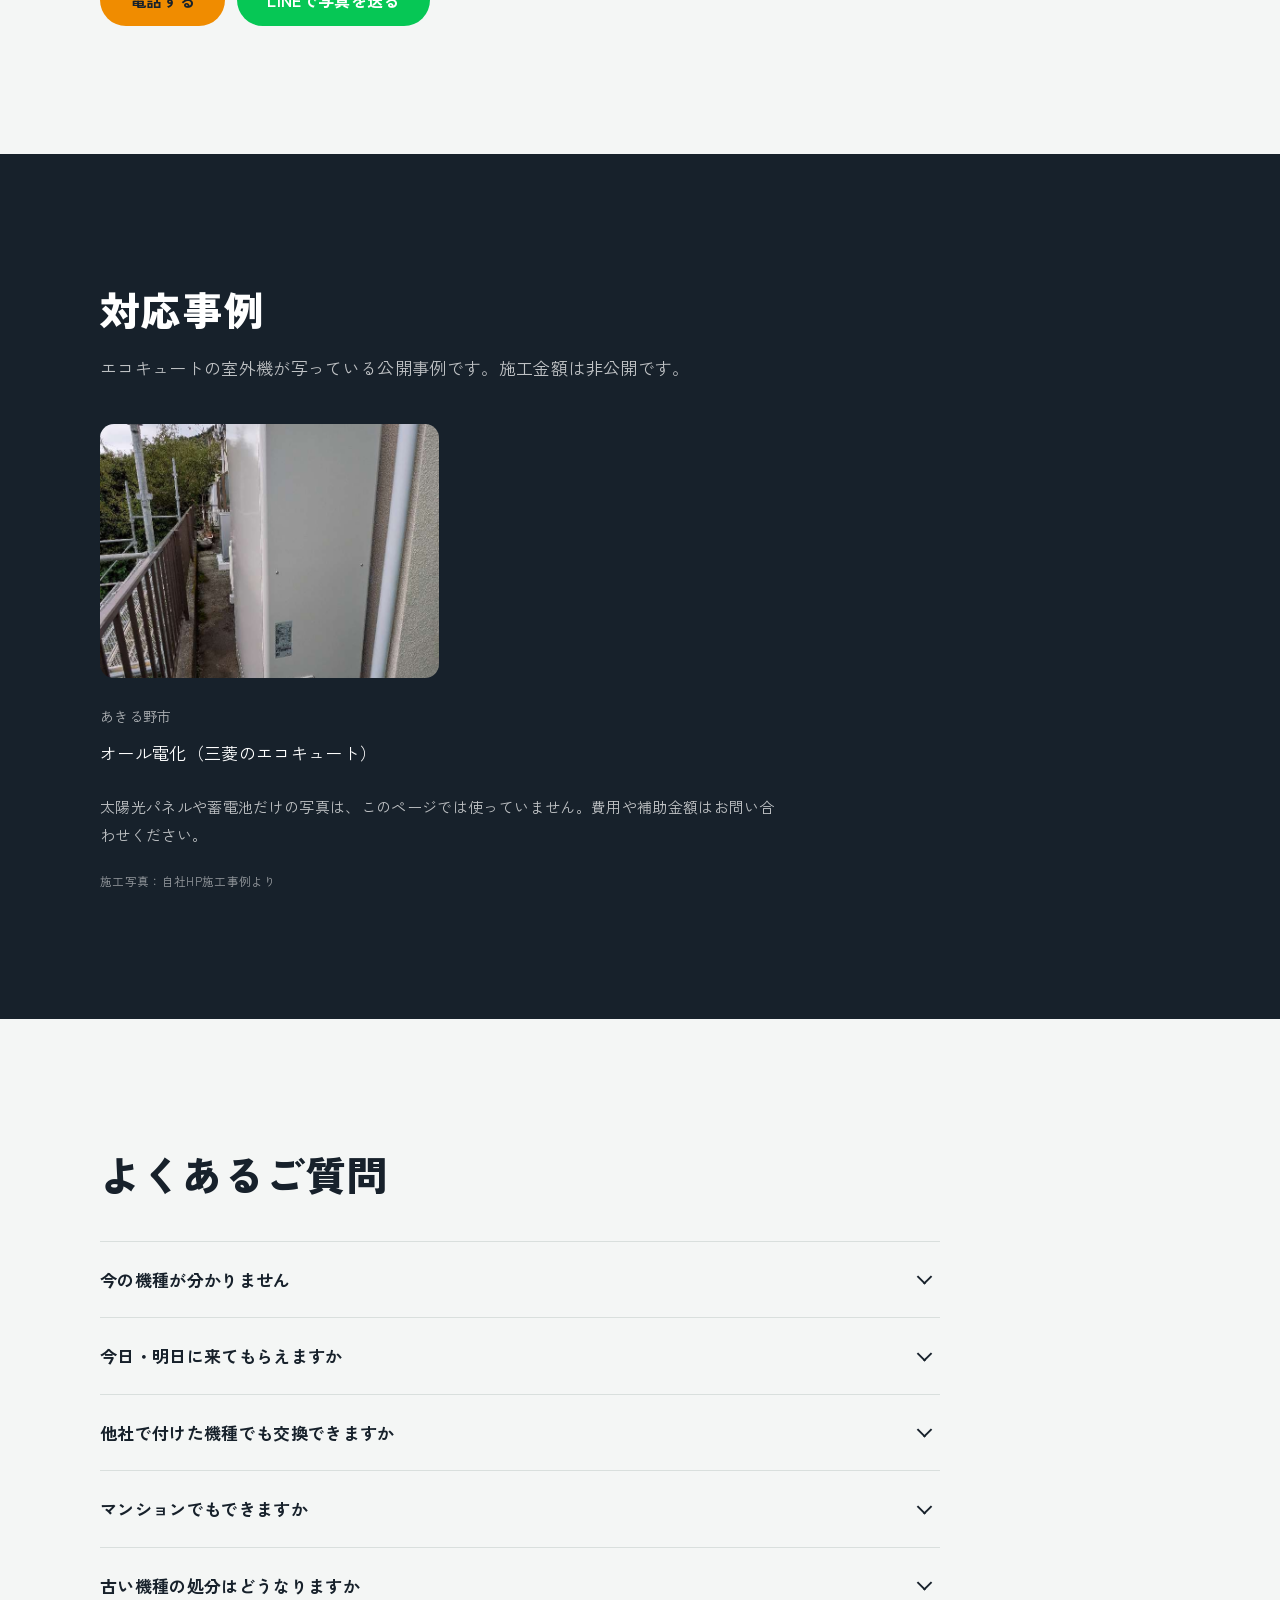
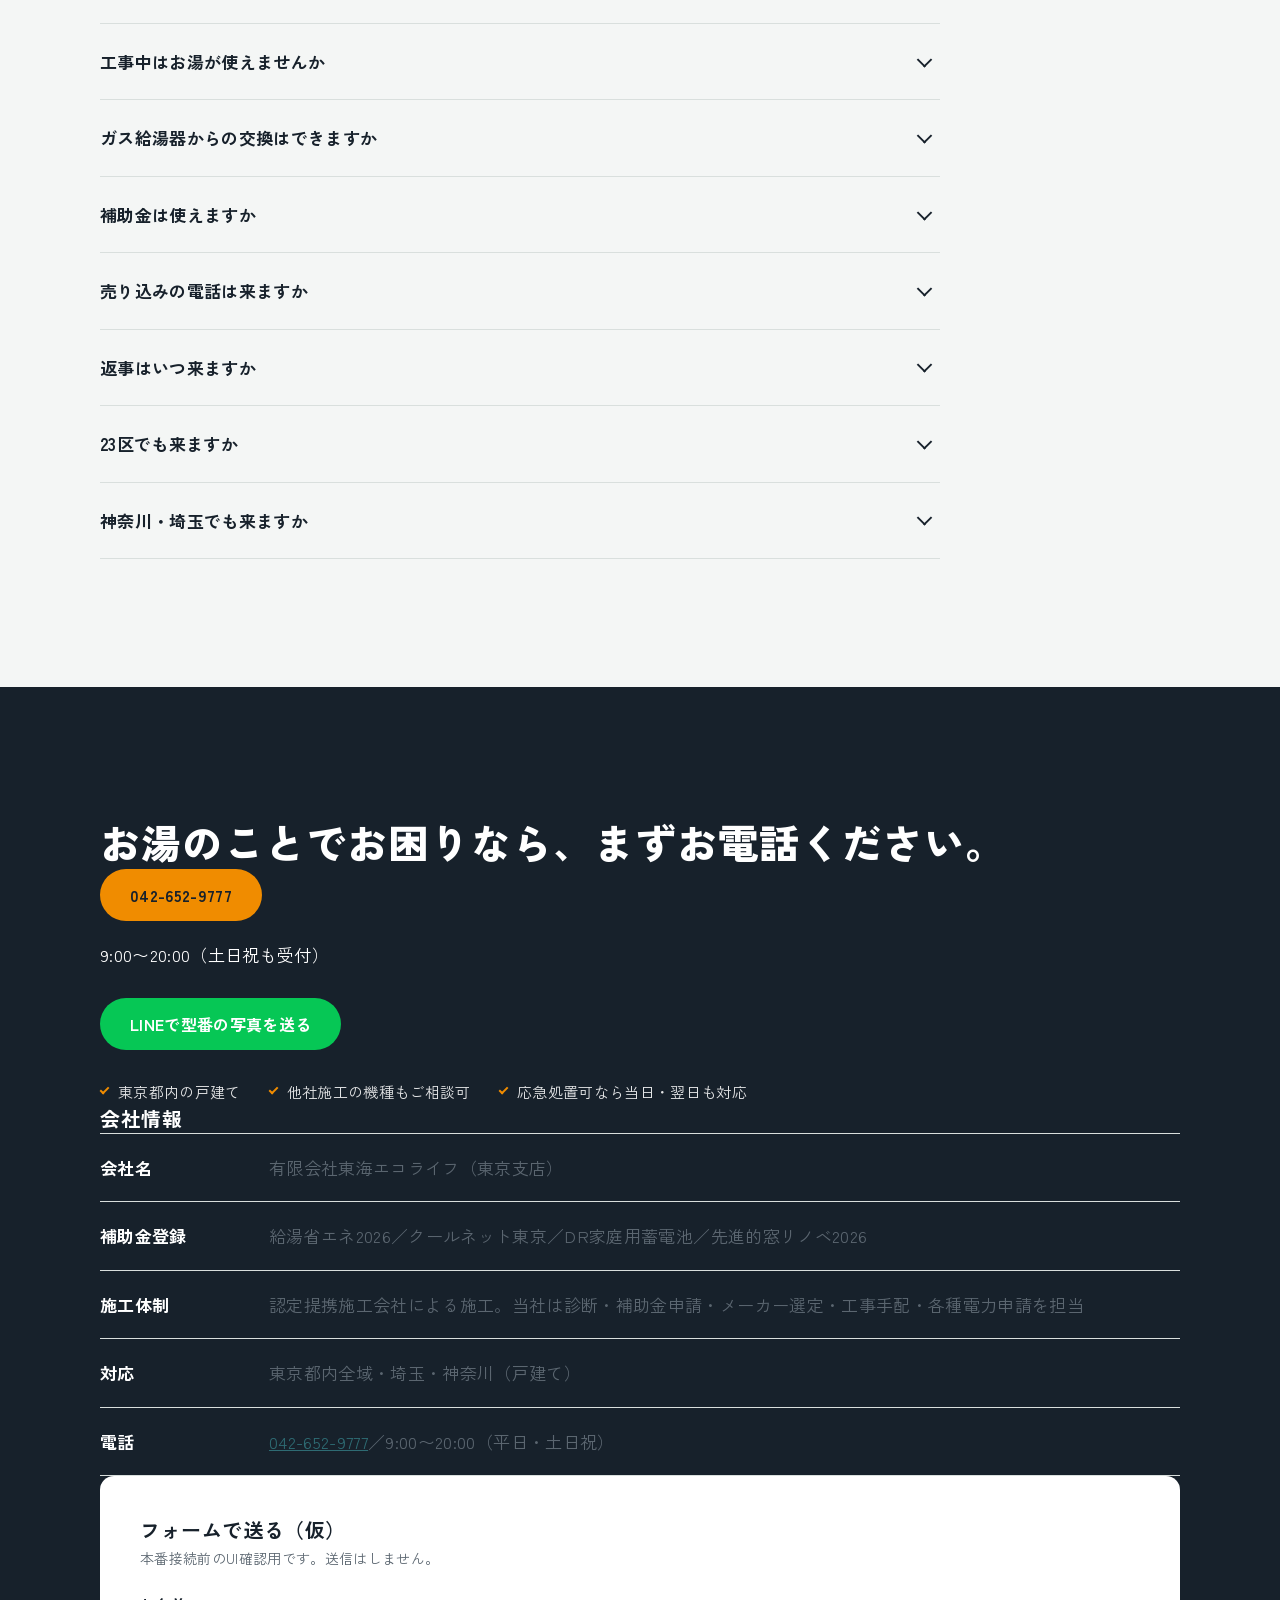
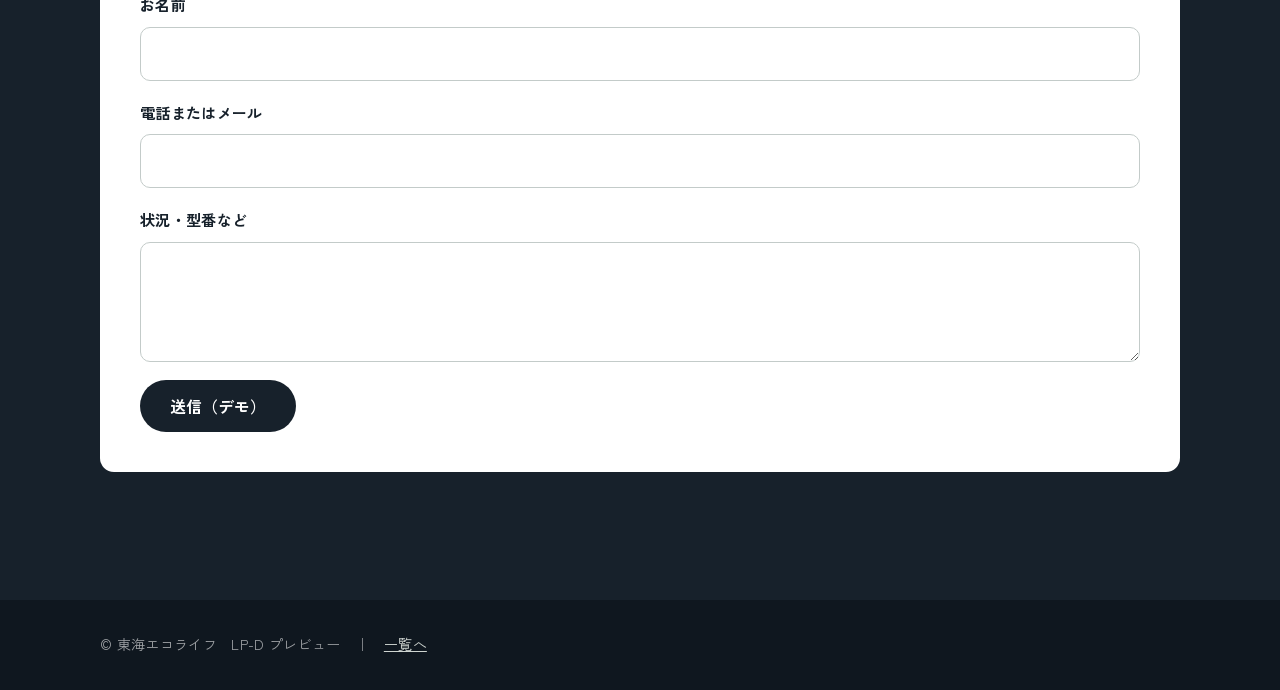
<file: d/index.html>
<!DOCTYPE html>
<html lang="ja">
<head>
  <meta charset="UTF-8">
  <meta name="viewport" content="width=device-width, initial-scale=1.0">
  <title>【仮】エコキュート交換｜東海エコライフ</title>
  <meta name="description" content="エコキュートの交換、工事費・処分費コミコミ55万円〜。応急処置が可能な場合は当日・翌日も対応。東京都内の戸建て。給湯省エネ2026登録事業者。">
  <meta name="robots" content="noindex, nofollow">
  <link rel="preconnect" href="https://fonts.googleapis.com">
  <link rel="preconnect" href="https://fonts.gstatic.com" crossorigin>
  <link href="https://fonts.googleapis.com/css2?family=Zen+Kaku+Gothic+New:wght@400;500;700;900&family=Manrope:wght@500;700;800&display=swap" rel="stylesheet">
  <link rel="stylesheet" href="../shared/shared.css?v=20261121-img1">
  <link rel="stylesheet" href="../shared/design.css?v=20261121-img1">
</head>
<body class="lp-d">
  <div class="preview-banner" role="status">
    仮ページ（LP-D プレビュー）／本番未公開・検索非表示
  </div>

  <header class="site-header" id="site-header">
    <div class="wrap site-header__inner">
      <a class="site-header__brand" href="#top">東海エコライフ<span>東京支店</span></a>
      <button class="menu-btn" id="menu-btn" type="button" aria-expanded="false" aria-controls="gnav">メニュー</button>
      <nav class="gnav" id="gnav" aria-label="ページ内メニュー">
        <ul>
          <li><a href="#price">費用</a></li>
          <li><a href="#subsidy">補助金</a></li>
          <li><a href="#flow">交換の流れ</a></li>
          <li><a href="#cases">事例</a></li>
          <li><a href="#faq">よくあるご質問</a></li>
        </ul>
      </nav>
      <a class="site-header__tel num" href="tel:0426529777">042-652-9777</a>
      <a class="btn btn--primary site-header__cta" href="tel:0426529777">電話する</a>
    </div>
  </header>

  <main id="top">
    <!-- S1 -->
    <section class="hero" aria-labelledby="hero-title">
      <div class="media">
        <img src="../shared/img/cases/d1.jpg" alt="三菱のエコキュート室外機（あきる野市の施工事例）" fetchpriority="high">
      </div>
      <div class="hero__inner">
        <div class="wrap">
          <p class="hero__label">給湯省エネ2026 登録事業者</p>
          <h1 id="hero-title" class="hero__title"><span class="nobr">エコキュートの交換、</span><br><span class="nobr">工事費・処分費コミコミ</span> <span class="price nobr">55万円〜</span></h1>
          <p class="hero__lead">
            応急処置が可能な場合は、当日・翌日の工事にも対応します。<br>
            他社で付けた機種もご相談ください（戸建てのみ）。型番が分からなくても、写真を送っていただければ確認します。
          </p>
          <div class="hero__actions">
            <a class="btn btn--phone" href="tel:0426529777">電話する　042-652-9777</a>
            <a class="btn btn--line" href="https://line.me/" target="_blank" rel="noopener">LINEで写真を送る</a>
          </div>
          <ul class="hero__trust">
            <li>9:00〜20:00（土日祝も受付）</li>
            <li>東京都内の戸建て</li>
            <li>給湯省エネ2026 登録事業者</li>
          </ul>
        </div>
      </div>
    </section>

    <!-- S2 -->
    <section class="section band" aria-labelledby="check-title">
      <div class="wrap">
        <h2 id="check-title" class="section__title">お湯が出ないときのチェック</h2>
        <p class="section__lead">次を試しても戻らないときは、本体の寿命か故障のことが多いです。</p>
        <ol class="check-list">
          <li>ブレーカーとエコキュート専用の漏電遮断器が入っているか</li>
          <li>リモコンにエラー番号が出ていないか（写真を撮っておく）</li>
          <li>浴槽の湯はりだけか、台所・洗面も出ないか</li>
          <li>凍結の恐れがある日ではないか（冬場）</li>
        </ol>
        <p class="section__note">
          エラー番号とリモコン・本体の写真を LINE で送っていただければ、交換が必要かどうかの目安をお伝えします。<br>
          お湯が出ない・今夜使いたい、という場合は、そのままお電話ください。
        </p>
        <div class="cta-block">
          <a class="btn btn--phone" href="tel:0426529777">042-652-9777 に電話する</a>
        </div>
      </div>
    </section>

    <!-- S3 -->
    <section class="section" id="price" aria-labelledby="price-title">
      <div class="wrap">
        <h2 id="price-title" class="section__title">交換費用の目安</h2>
        <p class="section__lead">工事費・処分費込みの目安です。現場の状況（配管・基礎・搬入）で変わります。</p>
        <div class="table-wrap">
          <table class="data-table">
            <thead>
              <tr>
                <th>容量の目安</th>
                <th>向いている世帯</th>
                <th>費用の目安</th>
              </tr>
            </thead>
            <tbody>
              <tr>
                <td>370L 前後</td>
                <td>2〜4人</td>
                <td><strong>55万円〜</strong></td>
              </tr>
              <tr>
                <td>460L 前後</td>
                <td>4〜6人</td>
                <td><strong>59万円〜</strong></td>
              </tr>
            </tbody>
          </table>
        </div>
        <p class="section__note">取扱：三菱電機、Panasonic、コロナ、ダイキン</p>
        <p class="tiny">正確な金額は、型番の確認または現地調査のあとにお伝えします。補助金を使うと自己負担が下がることがあります（金額の断定はしません）。</p>
      </div>
    </section>

    <!-- S4 -->
    <section class="section band" id="area" aria-labelledby="area-title">
      <div class="wrap">
        <h2 id="area-title" class="section__title">対応エリアと受付</h2>
        <ul class="info-cards">
          <li><strong>エリア</strong>東京都内全域・埼玉・神奈川の戸建て（東京支店）。マンションは対象外</li>
          <li><strong>受付</strong>9:00〜20:00、土日祝もお問い合わせ可</li>
          <li><strong>最短工事</strong>応急処置が可能な場合は当日・翌日も対応。難しい場合は空き状況をご案内</li>
          <li><strong>LINE・フォーム</strong>20時頃までのお問い合わせを受け付け、返信は1〜2日程度が目安です</li>
        </ul>
      </div>
    </section>

    <!-- S5 -->
    <section class="section" id="subsidy" aria-labelledby="subsidy-title">
      <div class="wrap">
        <h2 id="subsidy-title" class="section__title">使える補助金</h2>
        <p class="section__lead">申請は当社が代行します。</p>
        <div class="table-wrap">
          <table class="data-table">
            <thead>
              <tr><th>制度</th><th>対象</th></tr>
            </thead>
            <tbody>
              <tr><td>国　給湯省エネ2026事業</td><td>エコキュート交換（登録事業者）</td></tr>
              <tr><td>東京都　熱と電気の有効利用促進事業</td><td>東京都内</td></tr>
              <tr><td>市区町村</td><td>自治体による（契約後に最新要項を確認）</td></tr>
            </tbody>
          </table>
        </div>
        <p class="tiny">※補助金額は機種・自治体・申請時期・予算の残で変わります。同額を保証するものではありません。補助金を使う場合は着工前の手続きが必要なことがあります。</p>
      </div>
    </section>

    <!-- S6 -->
    <section class="section flow" id="flow" aria-labelledby="flow-title">
      <div class="wrap">
        <h2 id="flow-title" class="section__title">ご相談から交換までの流れ</h2>
        <p class="section__lead">まずは型番の確認とお見積。必要なら<strong>現地確認</strong>まで進めます。</p>
        <ol class="flow-list flow-list--survey-goal">
          <li>
            <div class="flow-list__body">
              <h3>電話または LINE（型番写真）</h3>
              <p>20時頃までのお問い合わせを受け付けています。返信は1〜2日程度を目安にご連絡します。</p>
            </div>
          </li>
          <li class="flow-list__goal">
            <div class="flow-list__body">
              <p class="flow-list__goal-label">ゴール</p>
              <h3>機種の選定・お見積（必要なら現地確認）</h3>
              <p>写真が揃えば遠隔でも可。設置場所の確認が必要な場合は現地で見て確定します。</p>
            </div>
          </li>
          <li class="flow-list__after">
            <div class="flow-list__body">
              <h3>その先のご案内</h3>
              <p>ご契約・補助金手続き・工事・古い機種の撤去処分は、お見積のあとで詳しくご説明します。工事はほぼ1日が目安です。</p>
            </div>
          </li>
        </ol>
        <p class="section__note">
          工事は、当社が品質を確認した提携施工会社が担当します。機種の選定と補助金の申請は当社が一括で行います。
        </p>
      </div>
    </section>

    <!-- S7 -->
    <section class="section band" id="other" aria-labelledby="other-title">
      <div class="wrap">
        <h2 id="other-title" class="section__title">他社で付けた機種でも相談できます</h2>
        <p class="section__lead">
          他社で設置されたエコキュート・電気温水器・ガス給湯器からの交換もご相談ください。<br>
          リモコンか本体の型番シールの写真があれば、適合する機種をお伝えできます。
        </p>
        <div class="cta-row cta-row--center">
          <a class="btn btn--phone" href="tel:0426529777">電話する</a>
          <a class="btn btn--line" href="https://line.me/" target="_blank" rel="noopener">LINEで写真を送る</a>
        </div>
      </div>
    </section>

    <!-- S8 -->
    <section class="section cases" id="cases" aria-labelledby="cases-title">
      <div class="wrap">
        <h2 id="cases-title" class="section__title">対応事例</h2>
        <p class="section__lead">エコキュートの室外機が写っている公開事例です。施工金額は非公開です。</p>
        <div class="case-grid">
          <article class="case-card">
            <div class="case-card__media"><img class="case-card__img" src="../shared/img/cases/d1.jpg" alt="あきる野市の三菱エコキュート" loading="lazy" width="800" height="600"></div>
            <p class="case-card__area">あきる野市</p>
            <p>オール電化（三菱のエコキュート）</p>
          </article>
        </div>
        <p class="section__note">太陽光パネルや蓄電池だけの写真は、このページでは使っていません。費用や補助金額はお問い合わせください。</p>
        <p class="img-credit">施工写真：自社HP施工事例より</p>
      </div>
    </section>

    <!-- S9 FAQ -->
    <section class="section faq" id="faq" aria-labelledby="faq-title">
      <div class="wrap">
        <h2 id="faq-title" class="section__title">よくあるご質問</h2>
        <div class="faq-list">
          <details><summary>今の機種が分かりません</summary><p>リモコンか本体のシールを写真で送ってください。分からなくても相談できます。</p></details>
          <details><summary>今日・明日に来てもらえますか</summary><p>応急処置が可能な場合は当日・翌日も対応できます。難しい場合は、空き状況をご案内します。</p></details>
          <details><summary>他社で付けた機種でも交換できますか</summary><p>できます。エコキュート・電気温水器・ガス給湯器からの交換もご相談ください。</p></details>
          <details><summary>マンションでもできますか</summary><p>戸建てのみの対応です。</p></details>
          <details><summary>古い機種の処分はどうなりますか</summary><p>工事当日に提携施工会社が引き取ります。費用は交換費用の目安に含みます。</p></details>
          <details><summary>工事中はお湯が使えませんか</summary><p>工事の数時間は使えないことが多いです。当日中に使える想定です。</p></details>
          <details><summary>ガス給湯器からの交換はできますか</summary><p>できます。配管・基礎の確認が必要です。</p></details>
          <details><summary>補助金は使えますか</summary><p>国の給湯省エネ2026と東京都の制度が使えることが多いです。申請は当社が代行します。着工前の手続きが必要な場合があります。</p></details>
          <details><summary>売り込みの電話は来ますか</summary><p>売り込みの電話はしません。ご相談への折り返しと、ご希望の場合の現地確認だけです。</p></details>
          <details><summary>返事はいつ来ますか</summary><p>電話はその場でご案内します。LINE・フォームは、20時頃までのお問い合わせを受け付けており、返信は1〜2日程度を目安にご連絡します。</p></details>
          <details><summary>23区でも来ますか</summary><p>東京都内全域の戸建てに対応しています。</p></details>
          <details><summary>神奈川・埼玉でも来ますか</summary><p>東京都の補助金申請には該当いたしませんが、設置工事および各自治体（神奈川県・埼玉県や各市町村）の補助金申請は当社にて請負いが可能です。ぜひお気軽にご相談ください。</p></details>
        </div>
      </div>
    </section>

    <!-- S10 -->
    <section class="section final-cta" id="final" aria-labelledby="final-title">
      <div class="wrap">
        <h2 id="final-title" class="section__title">お湯のことでお困りなら、まずお電話ください。</h2>
        <a class="btn btn--phone btn--xl" href="tel:0426529777">042-652-9777</a>
        <p class="final-phone">9:00〜20:00（土日祝も受付）</p>
        <div class="cta-block">
          <a class="btn btn--line" href="https://line.me/" target="_blank" rel="noopener">LINEで型番の写真を送る</a>
        </div>
        <ul class="hero__trust hero__trust--center">
          <li>東京都内の戸建て</li>
          <li>他社施工の機種もご相談可</li>
          <li>応急処置可なら当日・翌日も対応</li>
        </ul>

        <div class="company-box">
          <h3>会社情報</h3>
          <dl class="company-list">
            <div><dt>会社名</dt><dd>有限会社東海エコライフ（東京支店）</dd></div>
            <div><dt>補助金登録</dt><dd>給湯省エネ2026／クールネット東京／DR家庭用蓄電池／先進的窓リノベ2026</dd></div>
            <div><dt>施工体制</dt><dd>認定提携施工会社による施工。当社は診断・補助金申請・メーカー選定・工事手配・各種電力申請を担当</dd></div>
            <div><dt>対応</dt><dd>東京都内全域・埼玉・神奈川（戸建て）</dd></div>
            <div><dt>電話</dt><dd><a href="tel:0426529777">042-652-9777</a>／9:00〜20:00（平日・土日祝）</dd></div>
          </dl>
        </div>

        <div class="contact-form-box" id="contact-form">
          <h3>フォームで送る（仮）</h3>
          <p class="tiny">本番接続前のUI確認用です。送信はしません。</p>
          <form id="contact-dummy" class="contact-dummy">
            <label>お名前 <input class="input" type="text" name="name" autocomplete="name"></label>
            <label>電話またはメール <input class="input" type="text" name="contact"></label>
            <label>状況・型番など <textarea class="input" name="message" rows="3"></textarea></label>
            <button type="submit" class="btn btn--secondary">送信（デモ）</button>
            <p id="contact-msg" class="tiny" hidden></p>
          </form>
        </div>
      </div>
    </section>
  </main>

  <footer class="site-footer">
    <div class="wrap">
      <p>© 東海エコライフ　LP-D プレビュー　｜　<a href="../" style="color:#cfd5d1">一覧へ</a></p>
    </div>
  </footer>

  <div class="sticky-cta">
    <a class="btn btn--ghost-dark" href="https://line.me/" target="_blank" rel="noopener">LINE</a>
    <a class="btn btn--phone" href="tel:0426529777">電話する</a>
  </div>

  <script src="../shared/ui.js?v=20261105"></script>
  <script src="./assets/js/main.js"></script>
</body>
</html>
</file>
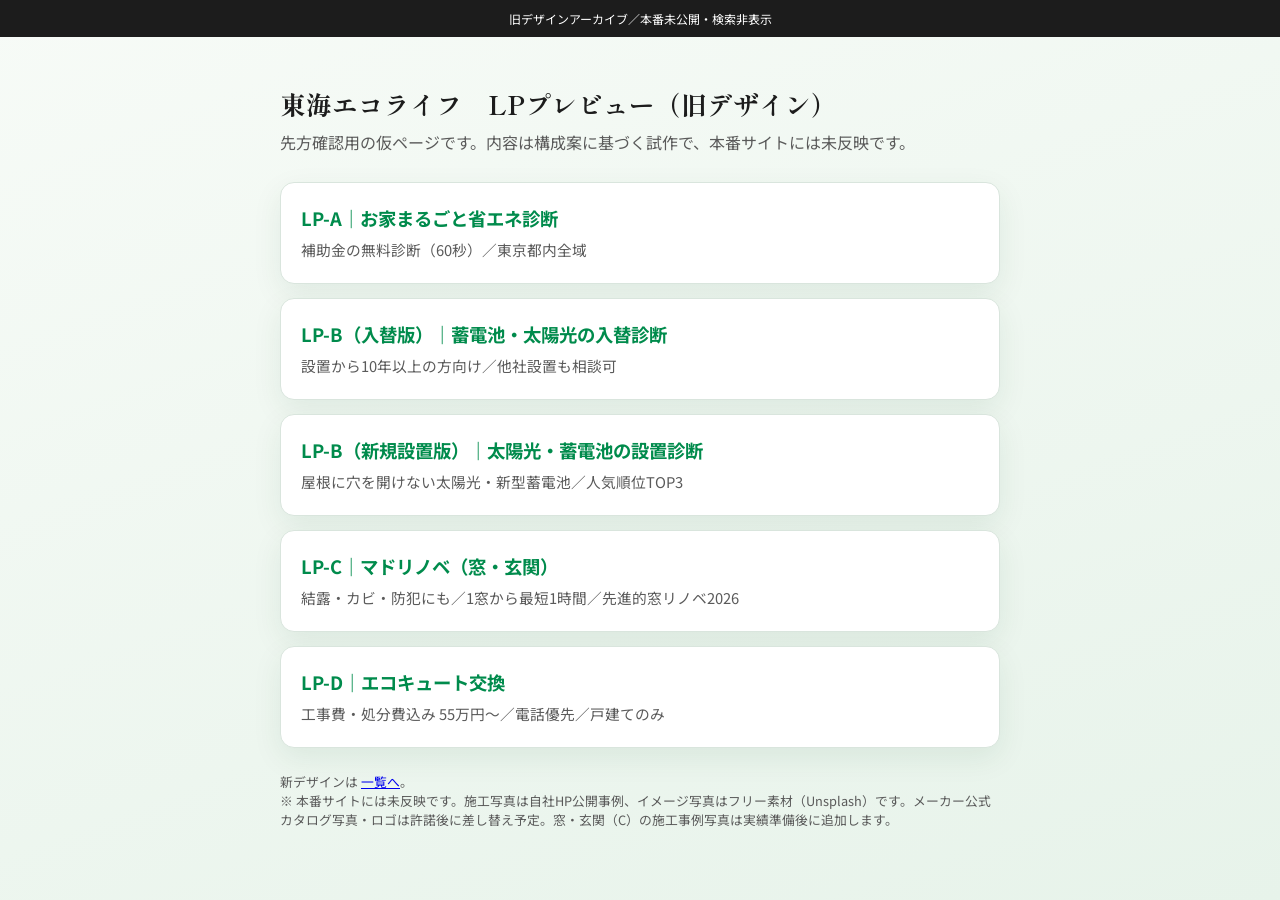
<file: v1/index.html>
<!DOCTYPE html>
<html lang="ja">
<head>
  <meta charset="UTF-8">
  <meta name="viewport" content="width=device-width, initial-scale=1.0">
  <title>【仮】東海エコライフ LPプレビュー</title>
  <meta name="robots" content="noindex, nofollow">
  <link rel="preconnect" href="https://fonts.googleapis.com">
  <link rel="preconnect" href="https://fonts.gstatic.com" crossorigin>
  <link href="https://fonts.googleapis.com/css2?family=Noto+Sans+JP:wght@400;700;800&family=Shippori+Mincho:wght@700&display=swap" rel="stylesheet">
  <style>
    :root { --green:#008b4c; --ink:#1c1c1c; --muted:#5a5a5a; --bg:#f4f7f4; }
    * { box-sizing: border-box; }
    body { margin:0; font-family:"Noto Sans JP",sans-serif; color:var(--ink); background:linear-gradient(160deg,#f7fbf7,#e7f3ea); min-height:100vh; }
    .wrap { width:min(720px, calc(100% - 32px)); margin:48px auto; }
    .banner { background:#1c1c1c; color:#fff; text-align:center; padding:10px; font-size:12px; }
    h1 { font-family:"Shippori Mincho",serif; font-size:1.6rem; margin:0 0 8px; }
    .lead { color:var(--muted); margin:0 0 28px; }
    .cards { display:grid; gap:14px; }
    a.card { display:block; padding:22px 20px; background:#fff; border-radius:14px; text-decoration:none; color:inherit; box-shadow:0 10px 30px rgba(0,80,40,.08); border:1px solid #d9e5dd; transition:.2s; }
    a.card:hover { transform:translateY(-2px); border-color:var(--green); }
    .card strong { display:block; color:var(--green); font-size:1.15rem; margin-bottom:6px; }
    .card span { color:var(--muted); font-size:.92rem; }
    .note { margin-top:24px; font-size:.8rem; color:var(--muted); }
  </style>
</head>
<body>
  <div class="banner">旧デザインアーカイブ／本番未公開・検索非表示</div>
  <div class="wrap">
    <h1>東海エコライフ　LPプレビュー（旧デザイン）</h1>
    <p class="lead">先方確認用の仮ページです。内容は構成案に基づく試作で、本番サイトには未反映です。</p>
    <div class="cards">
      <a class="card" href="./a/">
        <strong>LP-A｜お家まるごと省エネ診断</strong>
        <span>補助金の無料診断（60秒）／東京都内全域</span>
      </a>
      <a class="card" href="./b/">
        <strong>LP-B（入替版）｜蓄電池・太陽光の入替診断</strong>
        <span>設置から10年以上の方向け／他社設置も相談可</span>
      </a>
      <a class="card" href="./b-new/">
        <strong>LP-B（新規設置版）｜太陽光・蓄電池の設置診断</strong>
        <span>屋根に穴を開けない太陽光・新型蓄電池／人気順位TOP3</span>
      </a>
      <a class="card" href="./c/">
        <strong>LP-C｜マドリノベ（窓・玄関）</strong>
        <span>結露・カビ・防犯にも／1窓から最短1時間／先進的窓リノベ2026</span>
      </a>
      <a class="card" href="./d/">
        <strong>LP-D｜エコキュート交換</strong>
        <span>工事費・処分費込み 55万円〜／電話優先／戸建てのみ</span>
      </a>
    </div>
    <p class="note">新デザインは <a href="../">一覧へ</a>。<br>※ 本番サイトには未反映です。施工写真は自社HP公開事例、イメージ写真はフリー素材（Unsplash）です。メーカー公式カタログ写真・ロゴは許諾後に差し替え予定。窓・玄関（C）の施工事例写真は実績準備後に追加します。</p>
  </div>
</body>
</html>
</file>
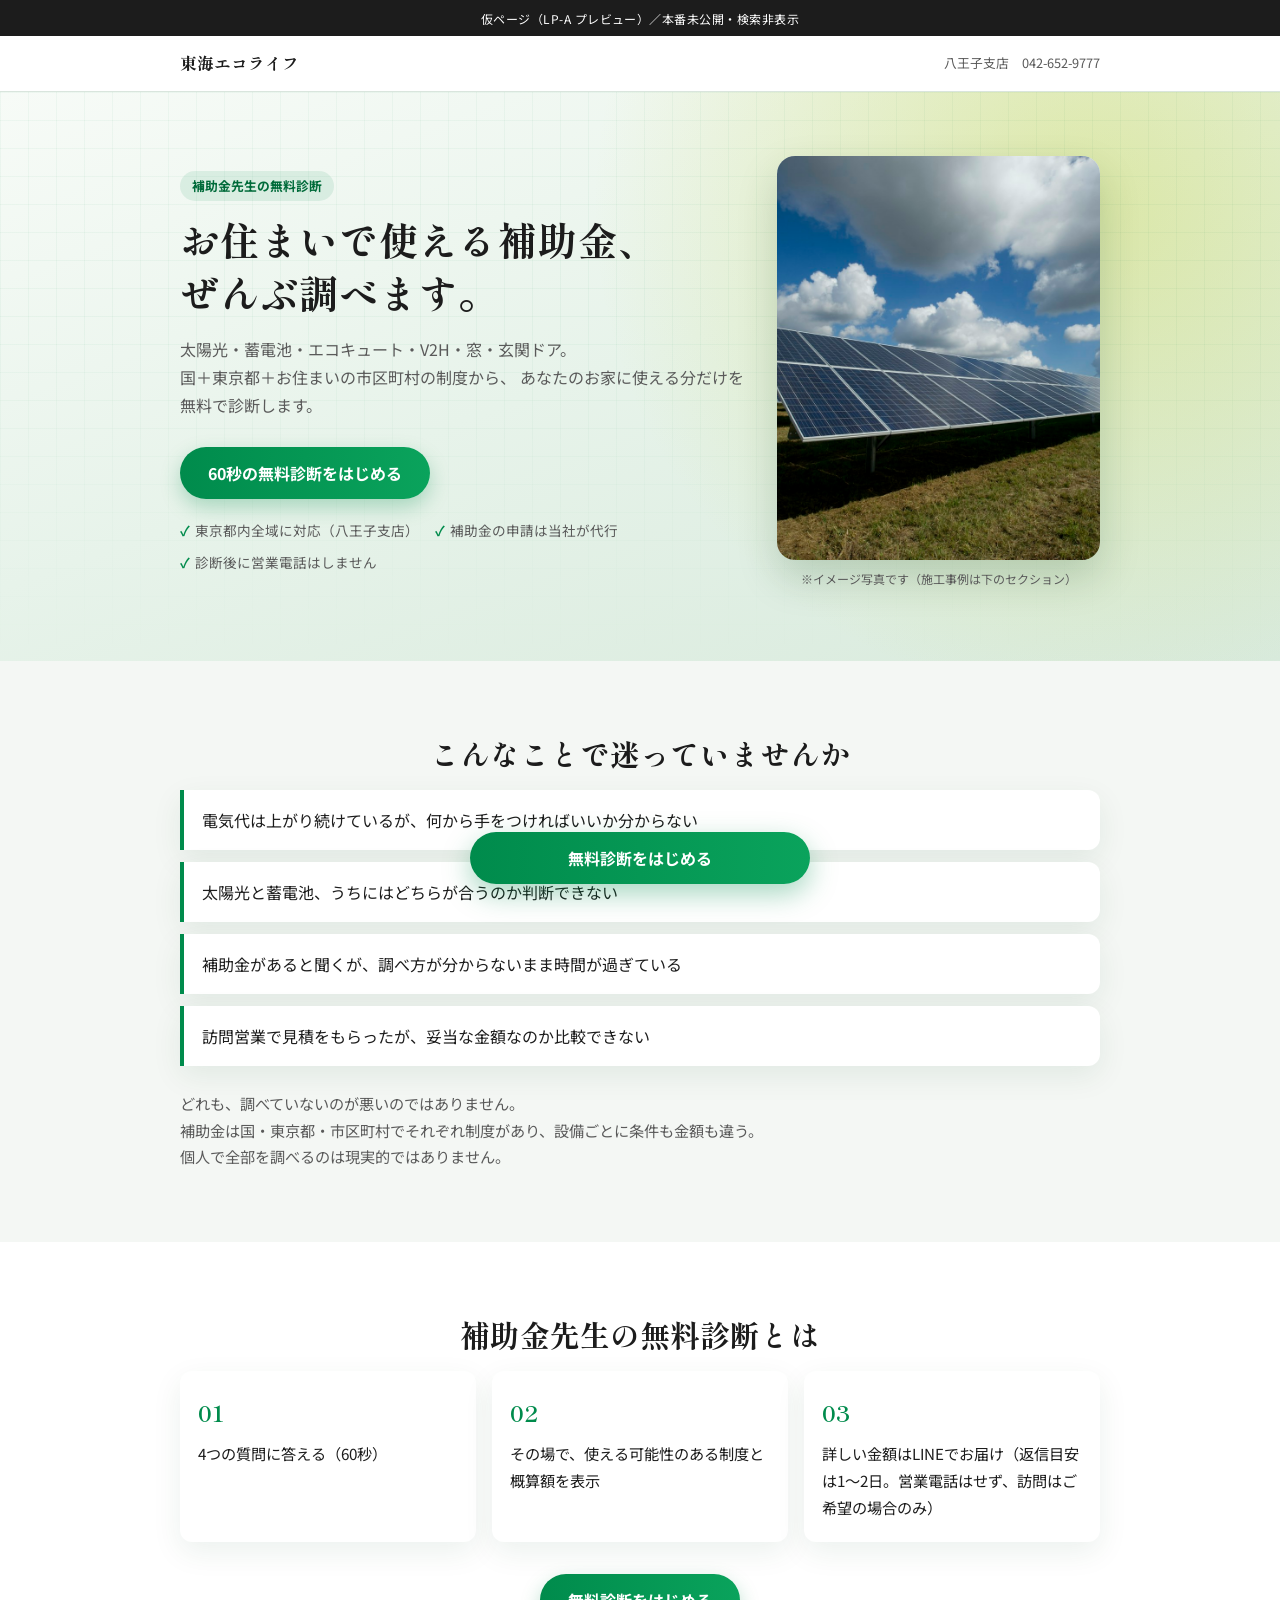
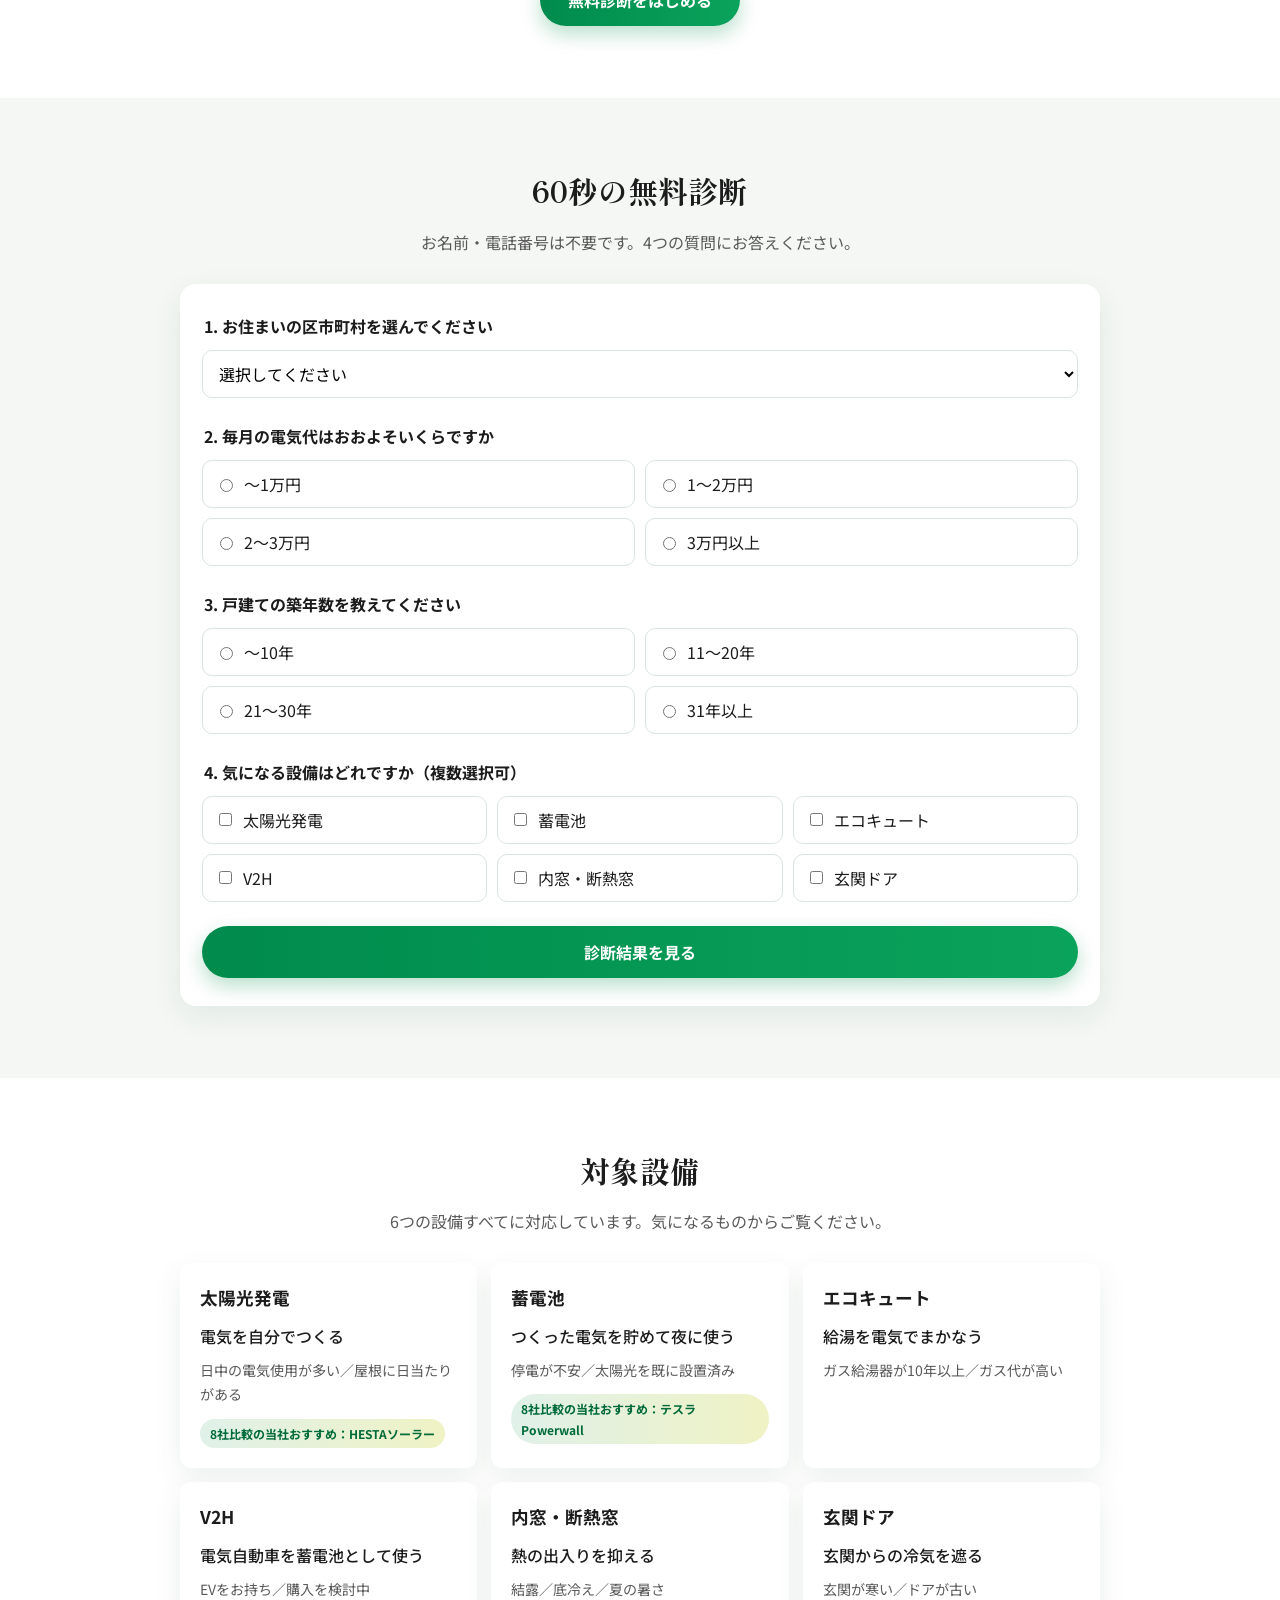
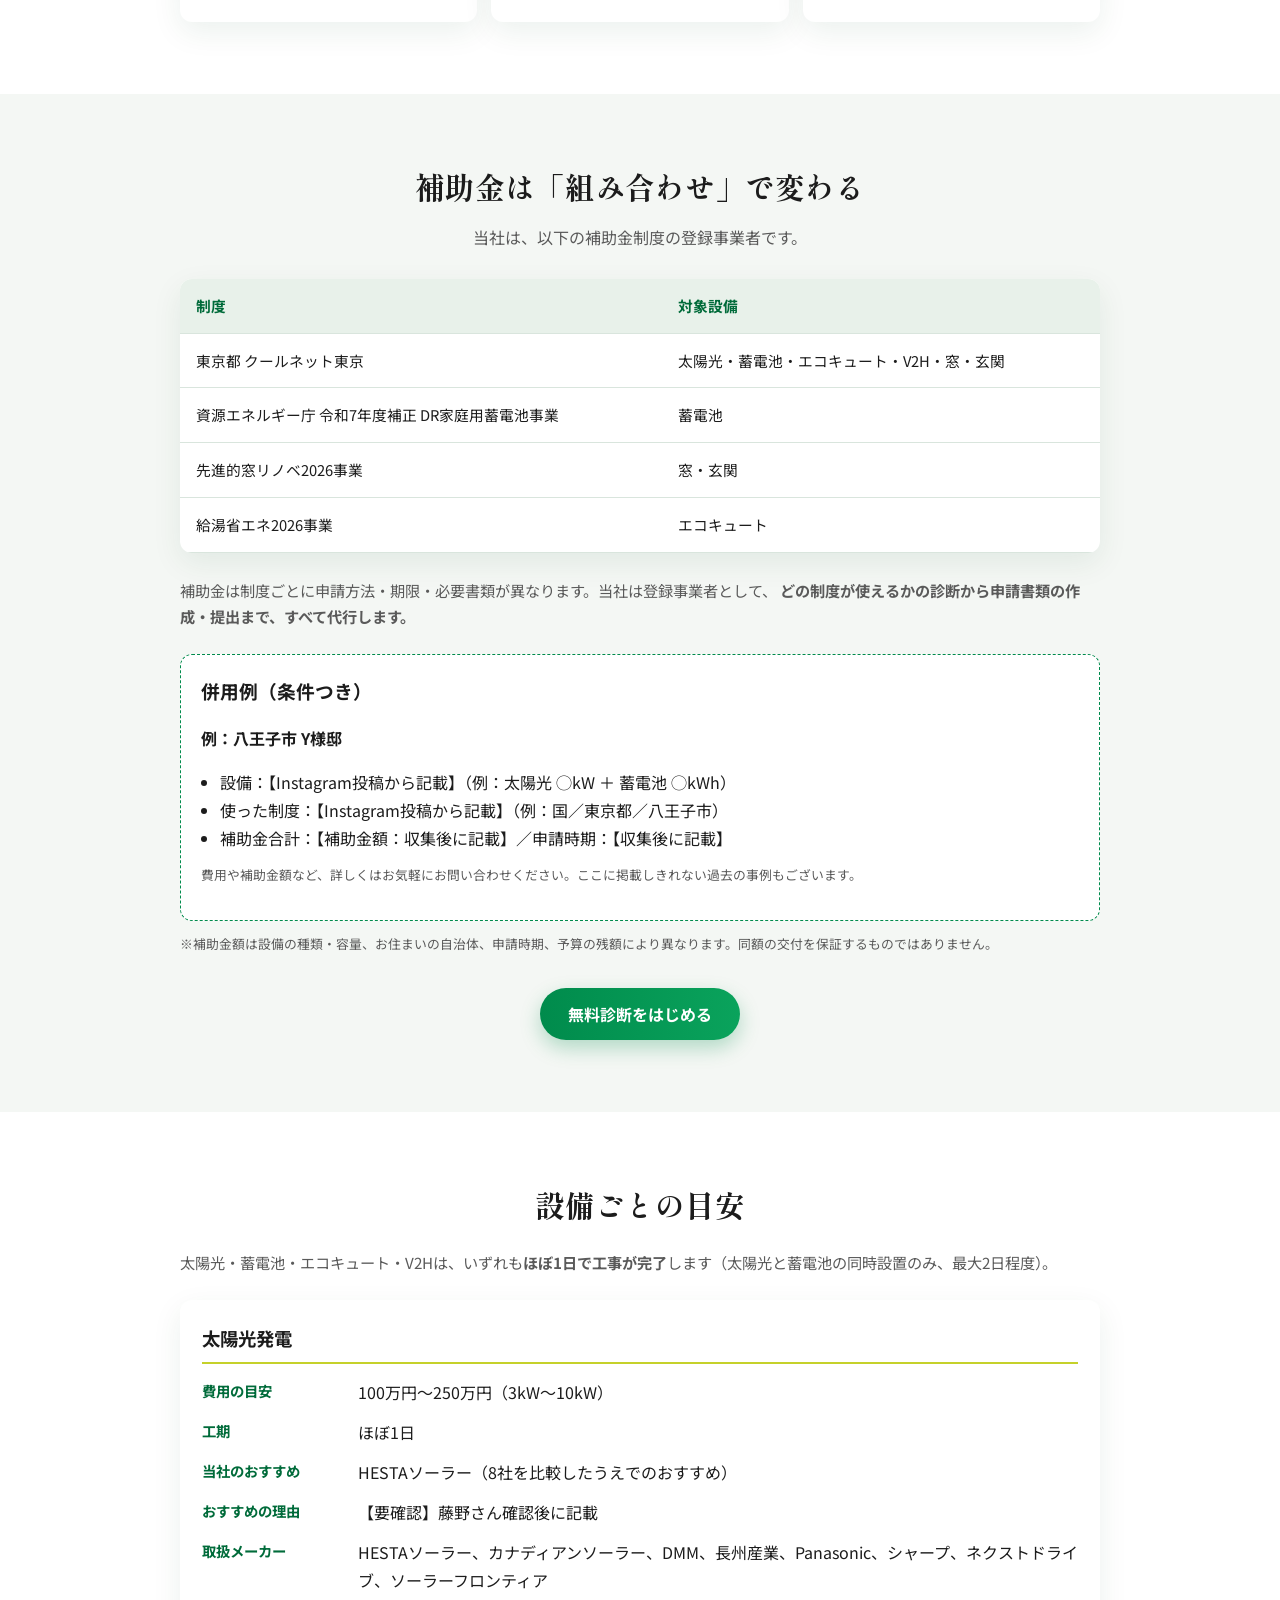
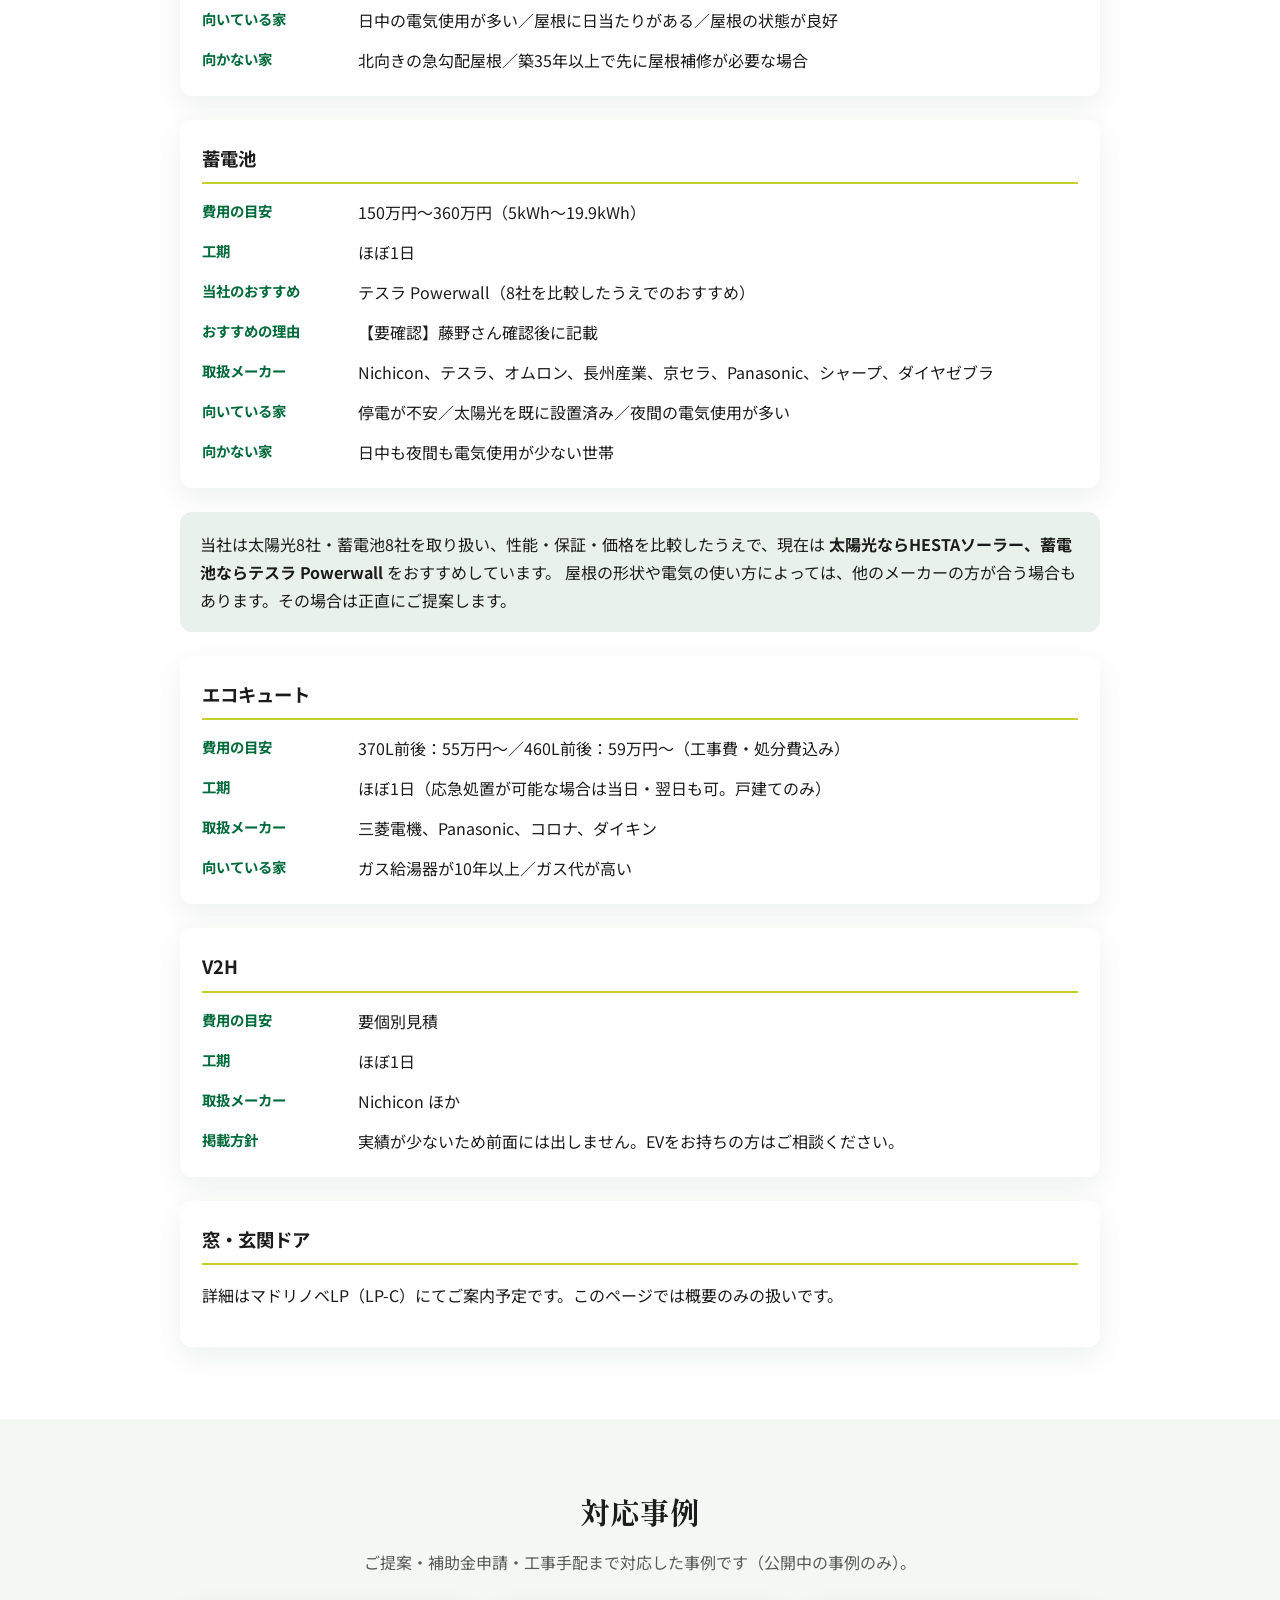
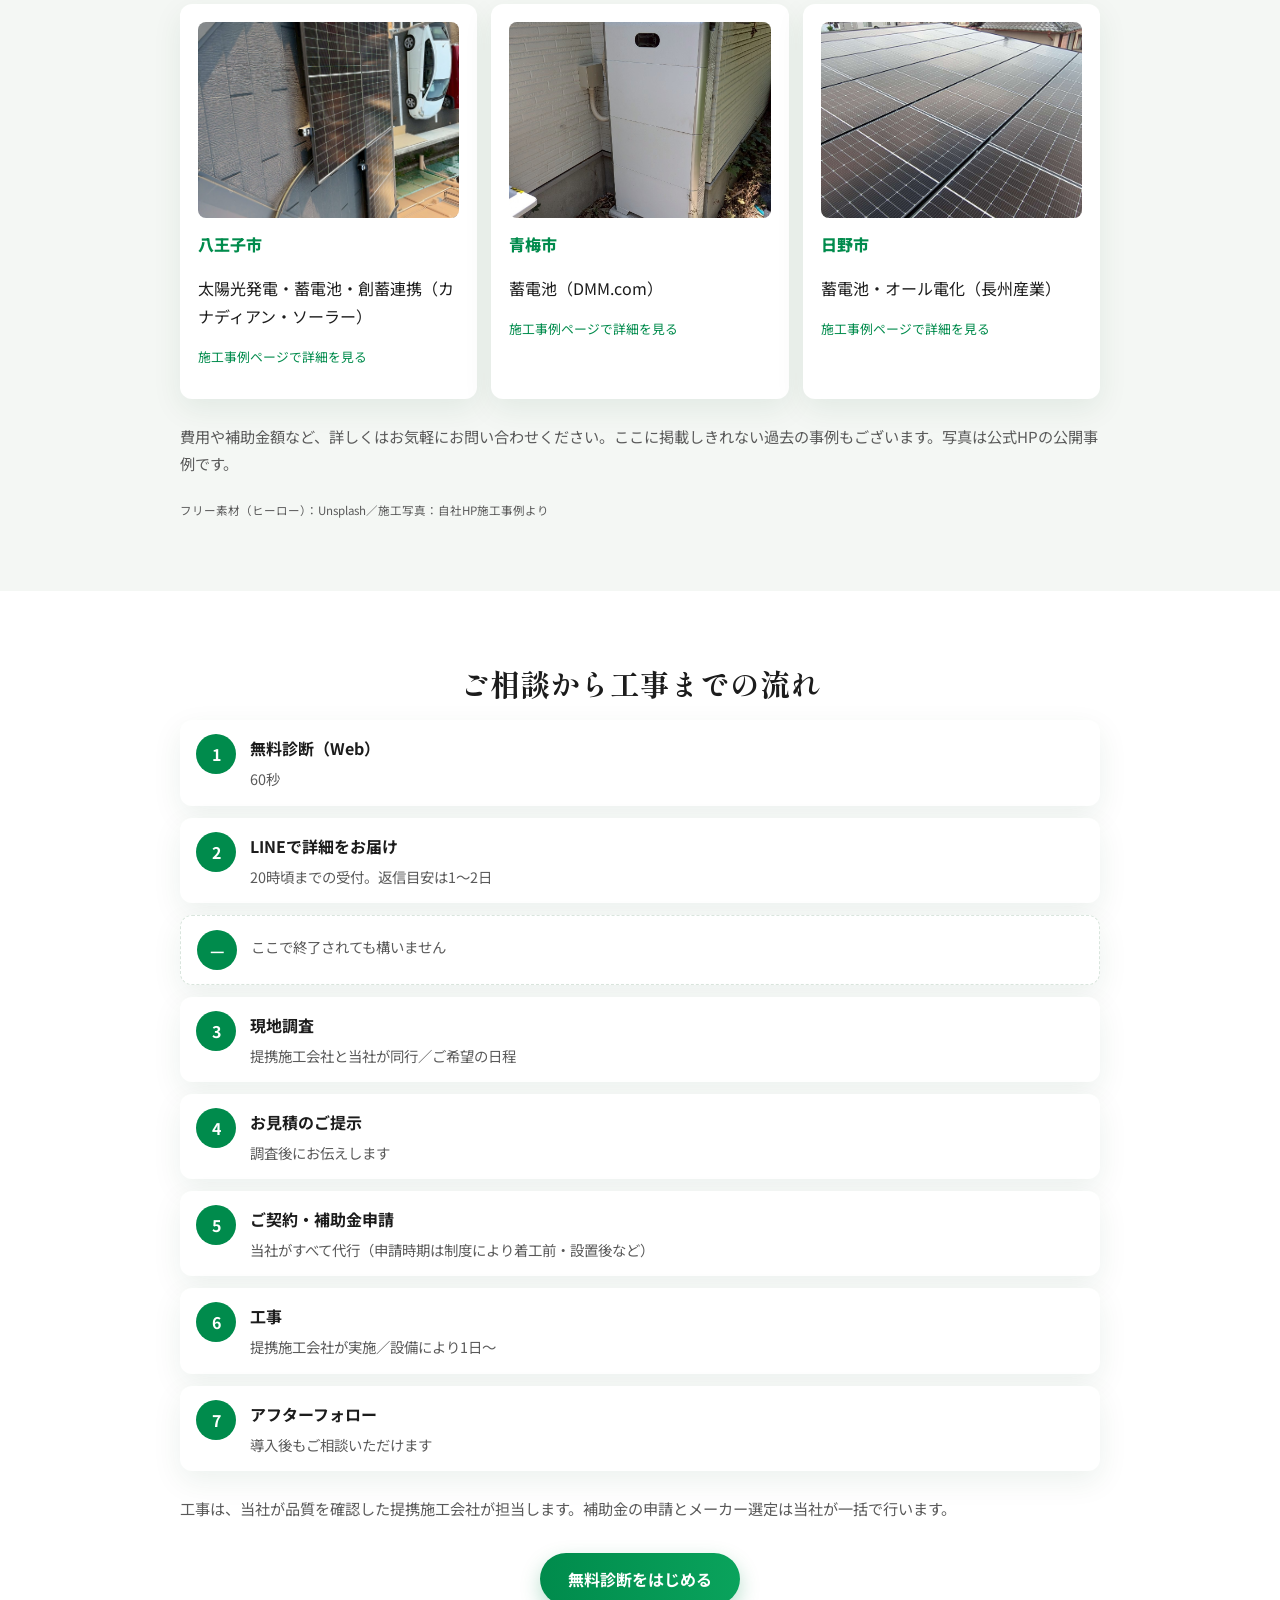
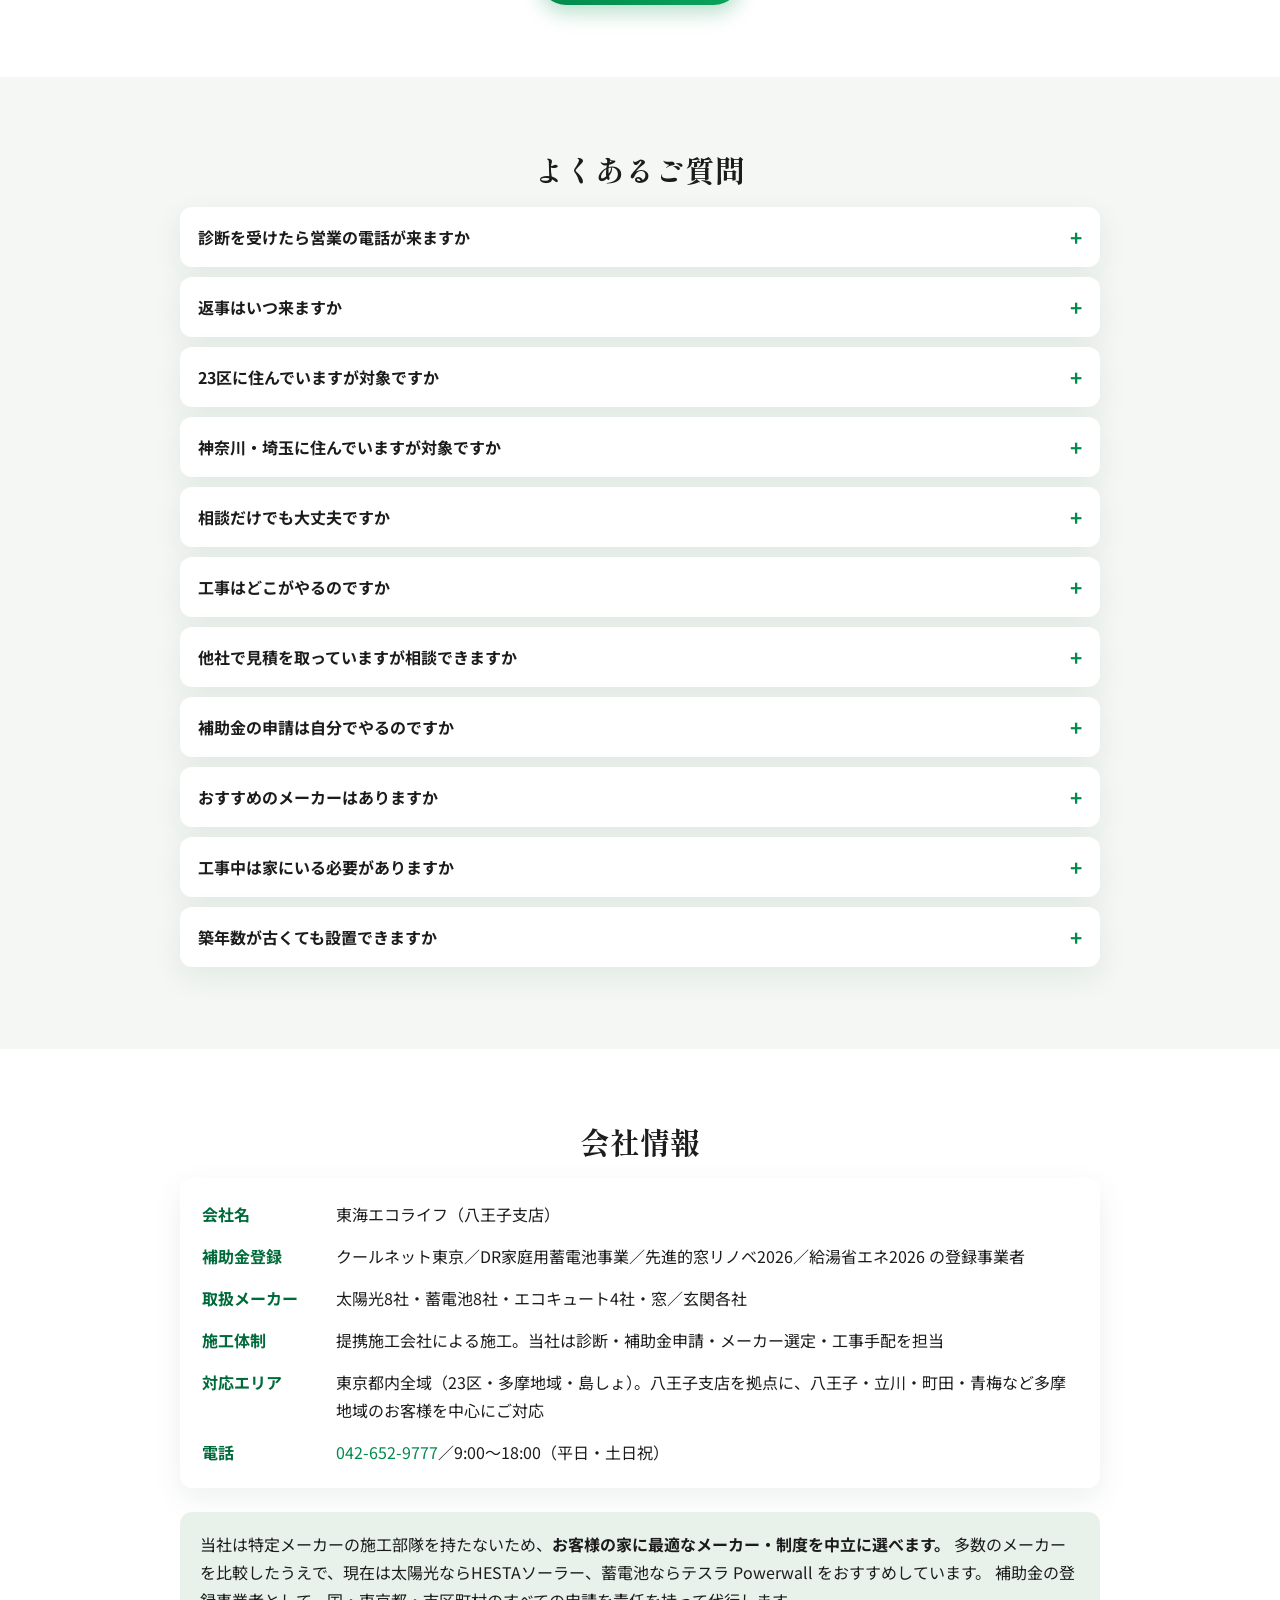
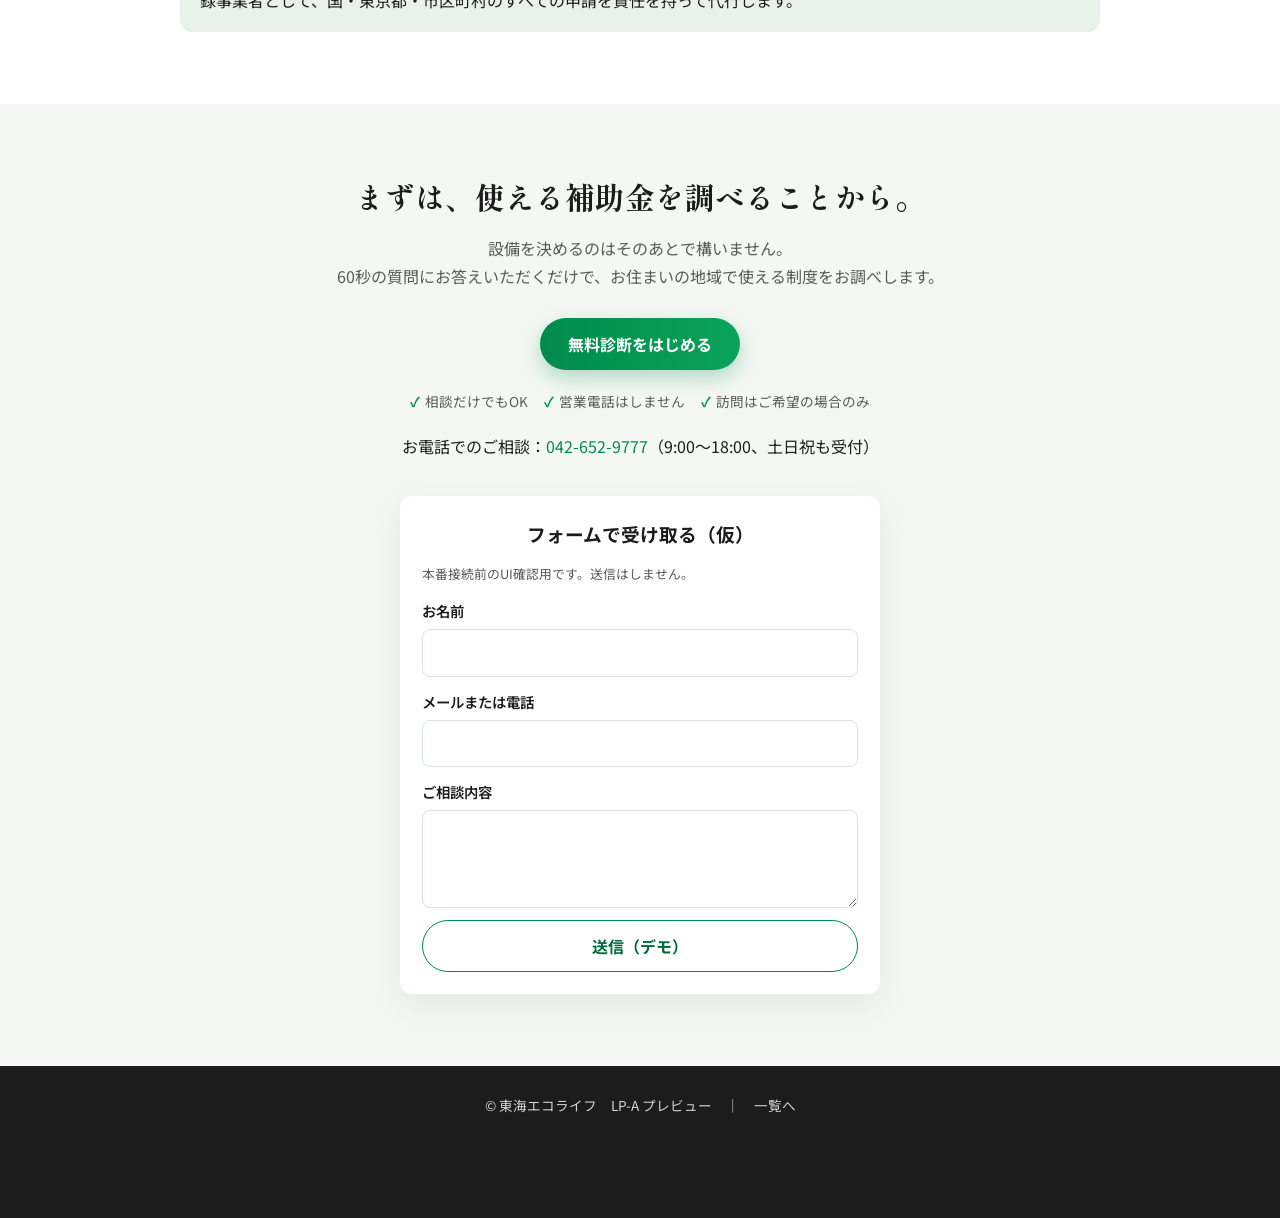
<file: v1/a/index.html>
<!DOCTYPE html>
<html lang="ja">
<head>
  <meta charset="UTF-8">
  <meta name="viewport" content="width=device-width, initial-scale=1.0">
  <title>【仮】お家まるごと省エネ診断｜東海エコライフ</title>
  <meta name="description" content="太陽光・蓄電池・エコキュート・V2H・窓・玄関ドア。国＋東京都＋市区町村の制度から、あなたのお家に使える補助金を無料で診断します。">
  <meta name="robots" content="noindex, nofollow">
  <link rel="preconnect" href="https://fonts.googleapis.com">
  <link rel="preconnect" href="https://fonts.gstatic.com" crossorigin>
  <link href="https://fonts.googleapis.com/css2?family=Noto+Sans+JP:wght@400;500;700;800&family=Shippori+Mincho:wght@600;700&display=swap" rel="stylesheet">
  <link rel="stylesheet" href="./assets/css/style.css">
  <link rel="stylesheet" href="../shared/shared.css">
</head>
<body>
  <div class="preview-banner" role="status">
    仮ページ（LP-A プレビュー）／本番未公開・検索非表示
  </div>

  <header class="site-header">
    <div class="inner site-header__inner">
      <a class="site-header__brand" href="#top">東海エコライフ</a>
      <p class="site-header__meta">八王子支店　042-652-9777</p>
    </div>
  </header>

  <main id="top">
    <!-- S1 ファーストビュー -->
    <section class="hero" aria-labelledby="hero-title">
      <div class="hero__bg" aria-hidden="true"></div>
      <div class="inner hero__inner">
        <div class="hero__copy">
          <p class="hero__label">補助金先生の無料診断</p>
          <h1 id="hero-title" class="hero__title">お住まいで使える補助金、<br>ぜんぶ調べます。</h1>
          <p class="hero__lead">
            太陽光・蓄電池・エコキュート・V2H・窓・玄関ドア。<br>
            国＋東京都＋お住まいの市区町村の制度から、<br class="sp-only">
            あなたのお家に使える分だけを無料で診断します。
          </p>
          <a class="btn btn--primary" href="#diagnose">60秒の無料診断をはじめる</a>
          <ul class="hero__trust">
            <li>東京都内全域に対応（八王子支店）</li>
            <li>補助金の申請は当社が代行</li>
            <li>診断後に営業電話はしません</li>
          </ul>
        </div>
        <div class="hero__visual">
          <figure class="hero-photo">
            <img src="../shared/img/stock/solar_roof.jpg" alt="屋根に設置された太陽光パネルのイメージ" width="720" height="900" loading="eager">
          </figure>
          <p class="hero-photo__cap">※イメージ写真です（施工事例は下のセクション）</p>
        </div>
      </div>
    </section>

    <!-- S2 迷い -->
    <section class="section worries" aria-labelledby="worries-title">
      <div class="inner">
        <h2 id="worries-title" class="section__title">こんなことで迷っていませんか</h2>
        <ul class="worry-list">
          <li>電気代は上がり続けているが、何から手をつければいいか分からない</li>
          <li>太陽光と蓄電池、うちにはどちらが合うのか判断できない</li>
          <li>補助金があると聞くが、調べ方が分からないまま時間が過ぎている</li>
          <li>訪問営業で見積をもらったが、妥当な金額なのか比較できない</li>
        </ul>
        <p class="section__note">
          どれも、調べていないのが悪いのではありません。<br>
          補助金は国・東京都・市区町村でそれぞれ制度があり、設備ごとに条件も金額も違う。<br>
          個人で全部を調べるのは現実的ではありません。
        </p>
      </div>
    </section>

    <!-- S3 診断とは -->
    <section class="section about" aria-labelledby="about-title">
      <div class="inner">
        <h2 id="about-title" class="section__title">補助金先生の無料診断とは</h2>
        <ol class="steps">
          <li class="steps__item">
            <span class="steps__num">01</span>
            <p class="steps__body">4つの質問に答える（60秒）</p>
          </li>
          <li class="steps__item">
            <span class="steps__num">02</span>
            <p class="steps__body">その場で、使える可能性のある制度と概算額を表示</p>
          </li>
          <li class="steps__item">
            <span class="steps__num">03</span>
            <p class="steps__body">詳しい金額はLINEでお届け（返信目安は1〜2日。営業電話はせず、訪問はご希望の場合のみ）</p>
          </li>
        </ol>
        <div class="cta-block">
          <a class="btn btn--primary" href="#diagnose">無料診断をはじめる</a>
        </div>
      </div>
    </section>

    <!-- S4 診断フォーム -->
    <section class="section diagnose" id="diagnose" aria-labelledby="diagnose-title">
      <div class="inner">
        <h2 id="diagnose-title" class="section__title">60秒の無料診断</h2>
        <p class="section__lead">お名前・電話番号は不要です。4つの質問にお答えください。</p>

        <form id="diagnose-form" class="diagnose-form" novalidate>
          <fieldset class="diagnose-form__field">
            <legend>1. お住まいの区市町村を選んでください</legend>
            <select id="area" name="area" required>
              <option value="">選択してください</option>
              <optgroup label="23区">
                <option>千代田区</option><option>中央区</option><option>港区</option>
                <option>新宿区</option><option>文京区</option><option>台東区</option>
                <option>墨田区</option><option>江東区</option><option>品川区</option>
                <option>目黒区</option><option>大田区</option><option>世田谷区</option>
                <option>渋谷区</option><option>中野区</option><option>杉並区</option>
                <option>豊島区</option><option>北区</option><option>荒川区</option>
                <option>板橋区</option><option>練馬区</option><option>足立区</option>
                <option>葛飾区</option><option>江戸川区</option>
              </optgroup>
              <optgroup label="北多摩">
                <option>立川市</option><option>武蔵野市</option><option>三鷹市</option>
                <option>府中市</option><option>昭島市</option><option>調布市</option>
                <option>小金井市</option><option>小平市</option><option>東村山市</option>
                <option>国分寺市</option><option>国立市</option><option>狛江市</option>
                <option>東大和市</option><option>清瀬市</option><option>東久留米市</option>
                <option>武蔵村山市</option>
              </optgroup>
              <optgroup label="南多摩">
                <option>八王子市</option><option>町田市</option><option>日野市</option>
                <option>多摩市</option><option>稲城市</option>
              </optgroup>
              <optgroup label="西多摩">
                <option>青梅市</option><option>福生市</option><option>羽村市</option>
                <option>あきる野市</option><option>瑞穂町</option><option>日の出町</option>
                <option>檜原村</option><option>奥多摩町</option>
              </optgroup>
              <optgroup label="島しょ">
                <option>大島町</option><option>利島村</option><option>新島村</option>
                <option>神津島村</option><option>三宅村</option><option>御蔵島村</option>
                <option>八丈町</option><option>青ヶ島村</option><option>小笠原村</option>
              </optgroup>
              <option value="other">東京都以外</option>
            </select>
          </fieldset>

          <fieldset class="diagnose-form__field">
            <legend>2. 毎月の電気代はおおよそいくらですか</legend>
            <div class="choice-grid">
              <label><input type="radio" name="bill" value="〜1万円" required> 〜1万円</label>
              <label><input type="radio" name="bill" value="1〜2万円"> 1〜2万円</label>
              <label><input type="radio" name="bill" value="2〜3万円"> 2〜3万円</label>
              <label><input type="radio" name="bill" value="3万円以上"> 3万円以上</label>
            </div>
          </fieldset>

          <fieldset class="diagnose-form__field">
            <legend>3. 戸建ての築年数を教えてください</legend>
            <div class="choice-grid">
              <label><input type="radio" name="age" value="〜10年" required> 〜10年</label>
              <label><input type="radio" name="age" value="11〜20年"> 11〜20年</label>
              <label><input type="radio" name="age" value="21〜30年"> 21〜30年</label>
              <label><input type="radio" name="age" value="31年以上"> 31年以上</label>
            </div>
          </fieldset>

          <fieldset class="diagnose-form__field">
            <legend>4. 気になる設備はどれですか（複数選択可）</legend>
            <div class="choice-grid choice-grid--equip">
              <label><input type="checkbox" name="equip" value="solar"> 太陽光発電</label>
              <label><input type="checkbox" name="equip" value="battery"> 蓄電池</label>
              <label><input type="checkbox" name="equip" value="ecocute"> エコキュート</label>
              <label><input type="checkbox" name="equip" value="v2h"> V2H</label>
              <label><input type="checkbox" name="equip" value="window"> 内窓・断熱窓</label>
              <label><input type="checkbox" name="equip" value="door"> 玄関ドア</label>
            </div>
          </fieldset>

          <p id="form-error" class="form-error" hidden></p>
          <button type="submit" class="btn btn--primary btn--block">診断結果を見る</button>
        </form>

        <div id="diagnose-result" class="diagnose-result" hidden>
          <div id="result-out" class="diagnose-result__out" hidden>
            <h3>申し訳ございません</h3>
            <p>現在は東京都内のご相談を受けております。<br>神奈川・埼玉は、将来広げる予定です。</p>
          </div>
          <div id="result-ok" class="diagnose-result__ok" hidden>
            <h3><span id="result-area"></span>にお住まいの方が使える可能性のある制度</h3>
            <div id="result-programs" class="program-list"></div>
            <p class="result-range">
              選択された設備の場合、<strong>合計<span id="result-min"></span>万円〜<span id="result-max"></span>万円</strong>の補助が受けられる可能性があります。
            </p>
            <p>申請手続きは、すべて当社が代行します。</p>
            <p class="tiny">※金額は設備容量・申請時期・予算の残額により変動します。正確な金額は個別の診断が必要です。</p>
            <div class="result-cta">
              <a class="btn btn--line" href="https://line.me/" target="_blank" rel="noopener">LINEで正確な金額を受け取る</a>
              <p class="tiny">20時頃までのお問い合わせを受け付けております。返信は1〜2日程度を目安にご連絡します。営業電話はいたしません。</p>
              <p class="result-alt">
                LINEをお使いでない方：
                <a href="#contact-form">フォームで受け取る</a>
                ／ お電話 <a href="tel:0426529777">042-652-9777</a>（9:00〜18:00、土日祝も受付）
              </p>
            </div>
          </div>
        </div>
      </div>
    </section>

    <!-- S5 対象設備 -->
    <section class="section equipment" id="equipment" aria-labelledby="equipment-title">
      <div class="inner">
        <h2 id="equipment-title" class="section__title">対象設備</h2>
        <p class="section__lead">6つの設備すべてに対応しています。気になるものからご覧ください。</p>
        <div class="equip-grid">
          <article class="equip-card">
            <h3>太陽光発電</h3>
            <p class="equip-card__desc">電気を自分でつくる</p>
            <p class="equip-card__who">日中の電気使用が多い／屋根に日当たりがある</p>
            <span class="badge">8社比較の当社おすすめ：HESTAソーラー</span>
          </article>
          <article class="equip-card">
            <h3>蓄電池</h3>
            <p class="equip-card__desc">つくった電気を貯めて夜に使う</p>
            <p class="equip-card__who">停電が不安／太陽光を既に設置済み</p>
            <span class="badge">8社比較の当社おすすめ：テスラ Powerwall</span>
          </article>
          <article class="equip-card">
            <h3>エコキュート</h3>
            <p class="equip-card__desc">給湯を電気でまかなう</p>
            <p class="equip-card__who">ガス給湯器が10年以上／ガス代が高い</p>
          </article>
          <article class="equip-card">
            <h3>V2H</h3>
            <p class="equip-card__desc">電気自動車を蓄電池として使う</p>
            <p class="equip-card__who">EVをお持ち／購入を検討中</p>
          </article>
          <article class="equip-card">
            <h3>内窓・断熱窓</h3>
            <p class="equip-card__desc">熱の出入りを抑える</p>
            <p class="equip-card__who">結露／底冷え／夏の暑さ</p>
          </article>
          <article class="equip-card">
            <h3>玄関ドア</h3>
            <p class="equip-card__desc">玄関からの冷気を遮る</p>
            <p class="equip-card__who">玄関が寒い／ドアが古い</p>
          </article>
        </div>
      </div>
    </section>

    <!-- S6 補助金の組み合わせ -->
    <section class="section subsidy" id="subsidy" aria-labelledby="subsidy-title">
      <div class="inner">
        <h2 id="subsidy-title" class="section__title">補助金は「組み合わせ」で変わる</h2>
        <p class="section__lead">当社は、以下の補助金制度の登録事業者です。</p>
        <div class="table-wrap">
          <table class="data-table">
            <thead>
              <tr><th>制度</th><th>対象設備</th></tr>
            </thead>
            <tbody>
              <tr><td>東京都 クールネット東京</td><td>太陽光・蓄電池・エコキュート・V2H・窓・玄関</td></tr>
              <tr><td>資源エネルギー庁 令和7年度補正 DR家庭用蓄電池事業</td><td>蓄電池</td></tr>
              <tr><td>先進的窓リノベ2026事業</td><td>窓・玄関</td></tr>
              <tr><td>給湯省エネ2026事業</td><td>エコキュート</td></tr>
            </tbody>
          </table>
        </div>
        <p class="section__note">
          補助金は制度ごとに申請方法・期限・必要書類が異なります。当社は登録事業者として、
          <strong>どの制度が使えるかの診断から申請書類の作成・提出まで、すべて代行します。</strong>
        </p>
        <div class="example-card">
          <h3>併用例（条件つき）</h3>
          <p><strong>例：八王子市 Y様邸</strong></p>
          <ul>
            <li>設備：【Instagram投稿から記載】（例：太陽光 ◯kW ＋ 蓄電池 ◯kWh）</li>
            <li>使った制度：【Instagram投稿から記載】（例：国／東京都／八王子市）</li>
            <li>補助金合計：【補助金額：収集後に記載】／申請時期：【収集後に記載】</li>
          </ul>
          <p class="tiny">費用や補助金額など、詳しくはお気軽にお問い合わせください。ここに掲載しきれない過去の事例もございます。</p>
        </div>
        <p class="tiny">※補助金額は設備の種類・容量、お住まいの自治体、申請時期、予算の残額により異なります。同額の交付を保証するものではありません。</p>
        <div class="cta-block">
          <a class="btn btn--primary" href="#diagnose">無料診断をはじめる</a>
        </div>
      </div>
    </section>

    <!-- S7 設備詳細 -->
    <section class="section detail" id="detail" aria-labelledby="detail-title">
      <div class="inner">
        <h2 id="detail-title" class="section__title">設備ごとの目安</h2>
        <p class="section__note">太陽光・蓄電池・エコキュート・V2Hは、いずれも<strong>ほぼ1日で工事が完了</strong>します（太陽光と蓄電池の同時設置のみ、最大2日程度）。</p>

        <div class="detail-block">
          <h3>太陽光発電</h3>
          <dl class="spec-list">
            <div><dt>費用の目安</dt><dd>100万円〜250万円（3kW〜10kW）</dd></div>
            <div><dt>工期</dt><dd>ほぼ1日</dd></div>
            <div><dt>当社のおすすめ</dt><dd>HESTAソーラー（8社を比較したうえでのおすすめ）</dd></div>
            <div><dt>おすすめの理由</dt><dd>【要確認】藤野さん確認後に記載</dd></div>
            <div><dt>取扱メーカー</dt><dd>HESTAソーラー、カナディアンソーラー、DMM、長州産業、Panasonic、シャープ、ネクストドライブ、ソーラーフロンティア</dd></div>
            <div><dt>向いている家</dt><dd>日中の電気使用が多い／屋根に日当たりがある／屋根の状態が良好</dd></div>
            <div><dt>向かない家</dt><dd>北向きの急勾配屋根／築35年以上で先に屋根補修が必要な場合</dd></div>
          </dl>
        </div>

        <div class="detail-block">
          <h3>蓄電池</h3>
          <dl class="spec-list">
            <div><dt>費用の目安</dt><dd>150万円〜360万円（5kWh〜19.9kWh）</dd></div>
            <div><dt>工期</dt><dd>ほぼ1日</dd></div>
            <div><dt>当社のおすすめ</dt><dd>テスラ Powerwall（8社を比較したうえでのおすすめ）</dd></div>
            <div><dt>おすすめの理由</dt><dd>【要確認】藤野さん確認後に記載</dd></div>
            <div><dt>取扱メーカー</dt><dd>Nichicon、テスラ、オムロン、長州産業、京セラ、Panasonic、シャープ、ダイヤゼブラ</dd></div>
            <div><dt>向いている家</dt><dd>停電が不安／太陽光を既に設置済み／夜間の電気使用が多い</dd></div>
            <div><dt>向かない家</dt><dd>日中も夜間も電気使用が少ない世帯</dd></div>
          </dl>
        </div>

        <p class="recommend-note">
          当社は太陽光8社・蓄電池8社を取り扱い、性能・保証・価格を比較したうえで、現在は
          <strong>太陽光ならHESTAソーラー、蓄電池ならテスラ Powerwall</strong> をおすすめしています。
          屋根の形状や電気の使い方によっては、他のメーカーの方が合う場合もあります。その場合は正直にご提案します。
        </p>

        <div class="detail-block">
          <h3>エコキュート</h3>
          <dl class="spec-list">
            <div><dt>費用の目安</dt><dd>370L前後：55万円〜／460L前後：59万円〜（工事費・処分費込み）</dd></div>
            <div><dt>工期</dt><dd>ほぼ1日（応急処置が可能な場合は当日・翌日も可。戸建てのみ）</dd></div>
            <div><dt>取扱メーカー</dt><dd>三菱電機、Panasonic、コロナ、ダイキン</dd></div>
            <div><dt>向いている家</dt><dd>ガス給湯器が10年以上／ガス代が高い</dd></div>
          </dl>
        </div>

        <div class="detail-block">
          <h3>V2H</h3>
          <dl class="spec-list">
            <div><dt>費用の目安</dt><dd>要個別見積</dd></div>
            <div><dt>工期</dt><dd>ほぼ1日</dd></div>
            <div><dt>取扱メーカー</dt><dd>Nichicon ほか</dd></div>
            <div><dt>掲載方針</dt><dd>実績が少ないため前面には出しません。EVをお持ちの方はご相談ください。</dd></div>
          </dl>
        </div>

        <div class="detail-block">
          <h3>窓・玄関ドア</h3>
          <p>詳細はマドリノベLP（LP-C）にてご案内予定です。このページでは概要のみの扱いです。</p>
        </div>
      </div>
    </section>

    <!-- S8 対応事例 -->
    <section class="section cases" id="cases" aria-labelledby="cases-title">
      <div class="inner">
        <h2 id="cases-title" class="section__title">対応事例</h2>
        <p class="section__lead">ご提案・補助金申請・工事手配まで対応した事例です（公開中の事例のみ）。</p>
        <div class="case-grid">
          <article class="case-card">
            <div class="case-card__media">
              <img class="case-card__img" src="../shared/img/cases/a1.jpg" alt="八王子市 K様邸の施工写真" loading="lazy" width="800" height="600">
            </div>
            <p class="case-card__area">八王子市</p>
            <p>太陽光発電・蓄電池・創蓄連携（カナディアン・ソーラー）</p>
            <p class="tiny"><a href="https://www.tokai-ecolife.com/casestudy/" target="_blank" rel="noopener">施工事例ページで詳細を見る</a></p>
          </article>
          <article class="case-card">
            <div class="case-card__media">
              <img class="case-card__img" src="../shared/img/cases/a2.jpg" alt="青梅市 M様邸の施工写真" loading="lazy" width="800" height="600">
            </div>
            <p class="case-card__area">青梅市</p>
            <p>蓄電池（DMM.com）</p>
            <p class="tiny"><a href="https://www.tokai-ecolife.com/casestudy/" target="_blank" rel="noopener">施工事例ページで詳細を見る</a></p>
          </article>
          <article class="case-card">
            <div class="case-card__media">
              <img class="case-card__img" src="../shared/img/cases/a3.jpg" alt="日野市 K様邸の施工写真" loading="lazy" width="800" height="600">
            </div>
            <p class="case-card__area">日野市</p>
            <p>蓄電池・オール電化（長州産業）</p>
            <p class="tiny"><a href="https://www.tokai-ecolife.com/casestudy/" target="_blank" rel="noopener">施工事例ページで詳細を見る</a></p>
          </article>
        </div>
        <p class="section__note">
          費用や補助金額など、詳しくはお気軽にお問い合わせください。ここに掲載しきれない過去の事例もございます。写真は公式HPの公開事例です。
        </p>
        <p class="img-credit">フリー素材（ヒーロー）：Unsplash／施工写真：自社HP施工事例より</p>
      </div>
    </section>

    <!-- S9 流れ -->
    <section class="section flow" id="flow" aria-labelledby="flow-title">
      <div class="inner">
        <h2 id="flow-title" class="section__title">ご相談から工事までの流れ</h2>
        <ol class="flow-list">
          <li><span>1</span><div><strong>無料診断（Web）</strong><p>60秒</p></div></li>
          <li><span>2</span><div><strong>LINEで詳細をお届け</strong><p>20時頃までの受付。返信目安は1〜2日</p></div></li>
          <li class="flow-list__pause"><span>—</span><div><p>ここで終了されても構いません</p></div></li>
          <li><span>3</span><div><strong>現地調査</strong><p>提携施工会社と当社が同行／ご希望の日程</p></div></li>
          <li><span>4</span><div><strong>お見積のご提示</strong><p>調査後にお伝えします</p></div></li>
          <li><span>5</span><div><strong>ご契約・補助金申請</strong><p>当社がすべて代行（申請時期は制度により着工前・設置後など）</p></div></li>
          <li><span>6</span><div><strong>工事</strong><p>提携施工会社が実施／設備により1日〜</p></div></li>
          <li><span>7</span><div><strong>アフターフォロー</strong><p>導入後もご相談いただけます</p></div></li>
        </ol>
        <p class="section__note">
          工事は、当社が品質を確認した提携施工会社が担当します。補助金の申請とメーカー選定は当社が一括で行います。
        </p>
        <div class="cta-block">
          <a class="btn btn--primary" href="#diagnose">無料診断をはじめる</a>
        </div>
      </div>
    </section>

    <!-- S10 FAQ -->
    <section class="section faq" id="faq" aria-labelledby="faq-title">
      <div class="inner">
        <h2 id="faq-title" class="section__title">よくあるご質問</h2>
        <div class="faq-list">
          <details>
            <summary>診断を受けたら営業の電話が来ますか</summary>
            <p>診断後に営業電話はしません。ご連絡はLINE（またはお客様が選んだ連絡方法）で行い、訪問はご希望の場合のみです。</p>
          </details>
          <details>
            <summary>返事はいつ来ますか</summary>
            <p>20時頃までのお問い合わせを受け付けております。返信は1〜2日程度を目安にご連絡します（混雑時は前後する場合があります）。</p>
          </details>
          <details>
            <summary>23区に住んでいますが対象ですか</summary>
            <p>東京都内全域に対応しています。</p>
          </details>
          <details>
            <summary>神奈川・埼玉に住んでいますが対象ですか</summary>
            <p>現在は東京都内のみです。将来、神奈川・埼玉の順に広げる予定です。</p>
          </details>
          <details>
            <summary>相談だけでも大丈夫ですか</summary>
            <p>問題ありません。相談だけでもOKです。</p>
          </details>
          <details>
            <summary>工事はどこがやるのですか</summary>
            <p>当社が品質を確認した提携施工会社が施工します。補助金申請とメーカー選定は当社が担当します。</p>
          </details>
          <details>
            <summary>他社で見積を取っていますが相談できますか</summary>
            <p>できます。比較のための相談も歓迎です。</p>
          </details>
          <details>
            <summary>補助金の申請は自分でやるのですか</summary>
            <p>すべて当社が代行します。国・東京都・市区町村のどの制度も対応します。</p>
          </details>
          <details>
            <summary>おすすめのメーカーはありますか</summary>
            <p>8社を比較したうえで、太陽光はHESTAソーラー、蓄電池はテスラ Powerwallをおすすめしています。条件により他社もご提案します。</p>
          </details>
          <details>
            <summary>工事中は家にいる必要がありますか</summary>
            <p>設備により異なります。現地調査の際に具体的にご案内します。</p>
          </details>
          <details>
            <summary>築年数が古くても設置できますか</summary>
            <p>屋根の状態によります。現地調査で判断します。</p>
          </details>
        </div>
      </div>
    </section>

    <!-- S11 会社情報 -->
    <section class="section company" id="company" aria-labelledby="company-title">
      <div class="inner">
        <h2 id="company-title" class="section__title">会社情報</h2>
        <dl class="company-list">
          <div><dt>会社名</dt><dd>東海エコライフ（八王子支店）</dd></div>
          <div><dt>補助金登録</dt><dd>クールネット東京／DR家庭用蓄電池事業／先進的窓リノベ2026／給湯省エネ2026 の登録事業者</dd></div>
          <div><dt>取扱メーカー</dt><dd>太陽光8社・蓄電池8社・エコキュート4社・窓／玄関各社</dd></div>
          <div><dt>施工体制</dt><dd>提携施工会社による施工。当社は診断・補助金申請・メーカー選定・工事手配を担当</dd></div>
          <div><dt>対応エリア</dt><dd>東京都内全域（23区・多摩地域・島しょ）。八王子支店を拠点に、八王子・立川・町田・青梅など多摩地域のお客様を中心にご対応</dd></div>
          <div><dt>電話</dt><dd><a href="tel:0426529777">042-652-9777</a>／9:00〜18:00（平日・土日祝）</dd></div>
        </dl>
        <p class="recommend-note">
          当社は特定メーカーの施工部隊を持たないため、<strong>お客様の家に最適なメーカー・制度を中立に選べます。</strong>
          多数のメーカーを比較したうえで、現在は太陽光ならHESTAソーラー、蓄電池ならテスラ Powerwall をおすすめしています。
          補助金の登録事業者として、国・東京都・市区町村のすべての申請を責任を持って代行します。
        </p>
      </div>
    </section>

    <!-- S12 最終CTA -->
    <section class="section final-cta" id="final" aria-labelledby="final-title">
      <div class="inner">
        <h2 id="final-title" class="section__title">まずは、使える補助金を調べることから。</h2>
        <p class="section__lead">
          設備を決めるのはそのあとで構いません。<br>
          60秒の質問にお答えいただくだけで、お住まいの地域で使える制度をお調べします。
        </p>
        <a class="btn btn--primary" href="#diagnose">無料診断をはじめる</a>
        <ul class="hero__trust hero__trust--center">
          <li>相談だけでもOK</li>
          <li>営業電話はしません</li>
          <li>訪問はご希望の場合のみ</li>
        </ul>
        <p class="final-phone">お電話でのご相談：<a href="tel:0426529777">042-652-9777</a>（9:00〜18:00、土日祝も受付）</p>

        <div class="contact-form-box" id="contact-form">
          <h3>フォームで受け取る（仮）</h3>
          <p class="tiny">本番接続前のUI確認用です。送信はしません。</p>
          <form id="contact-dummy" class="contact-dummy">
            <label>お名前 <input type="text" name="name" autocomplete="name"></label>
            <label>メールまたは電話 <input type="text" name="contact" autocomplete="email"></label>
            <label>ご相談内容 <textarea name="message" rows="3"></textarea></label>
            <button type="submit" class="btn btn--secondary">送信（デモ）</button>
            <p id="contact-msg" class="tiny" hidden></p>
          </form>
        </div>
      </div>
    </section>
  </main>

  <footer class="site-footer">
    <div class="inner">
      <p>© 東海エコライフ　LP-A プレビュー　｜　<a href="../" style="color:#cfd5d1">一覧へ</a></p>
    </div>
  </footer>

  <a class="sticky-cta" href="#diagnose">無料診断をはじめる</a>

  <script src="./assets/js/main.js"></script>
</body>
</html>
</file>
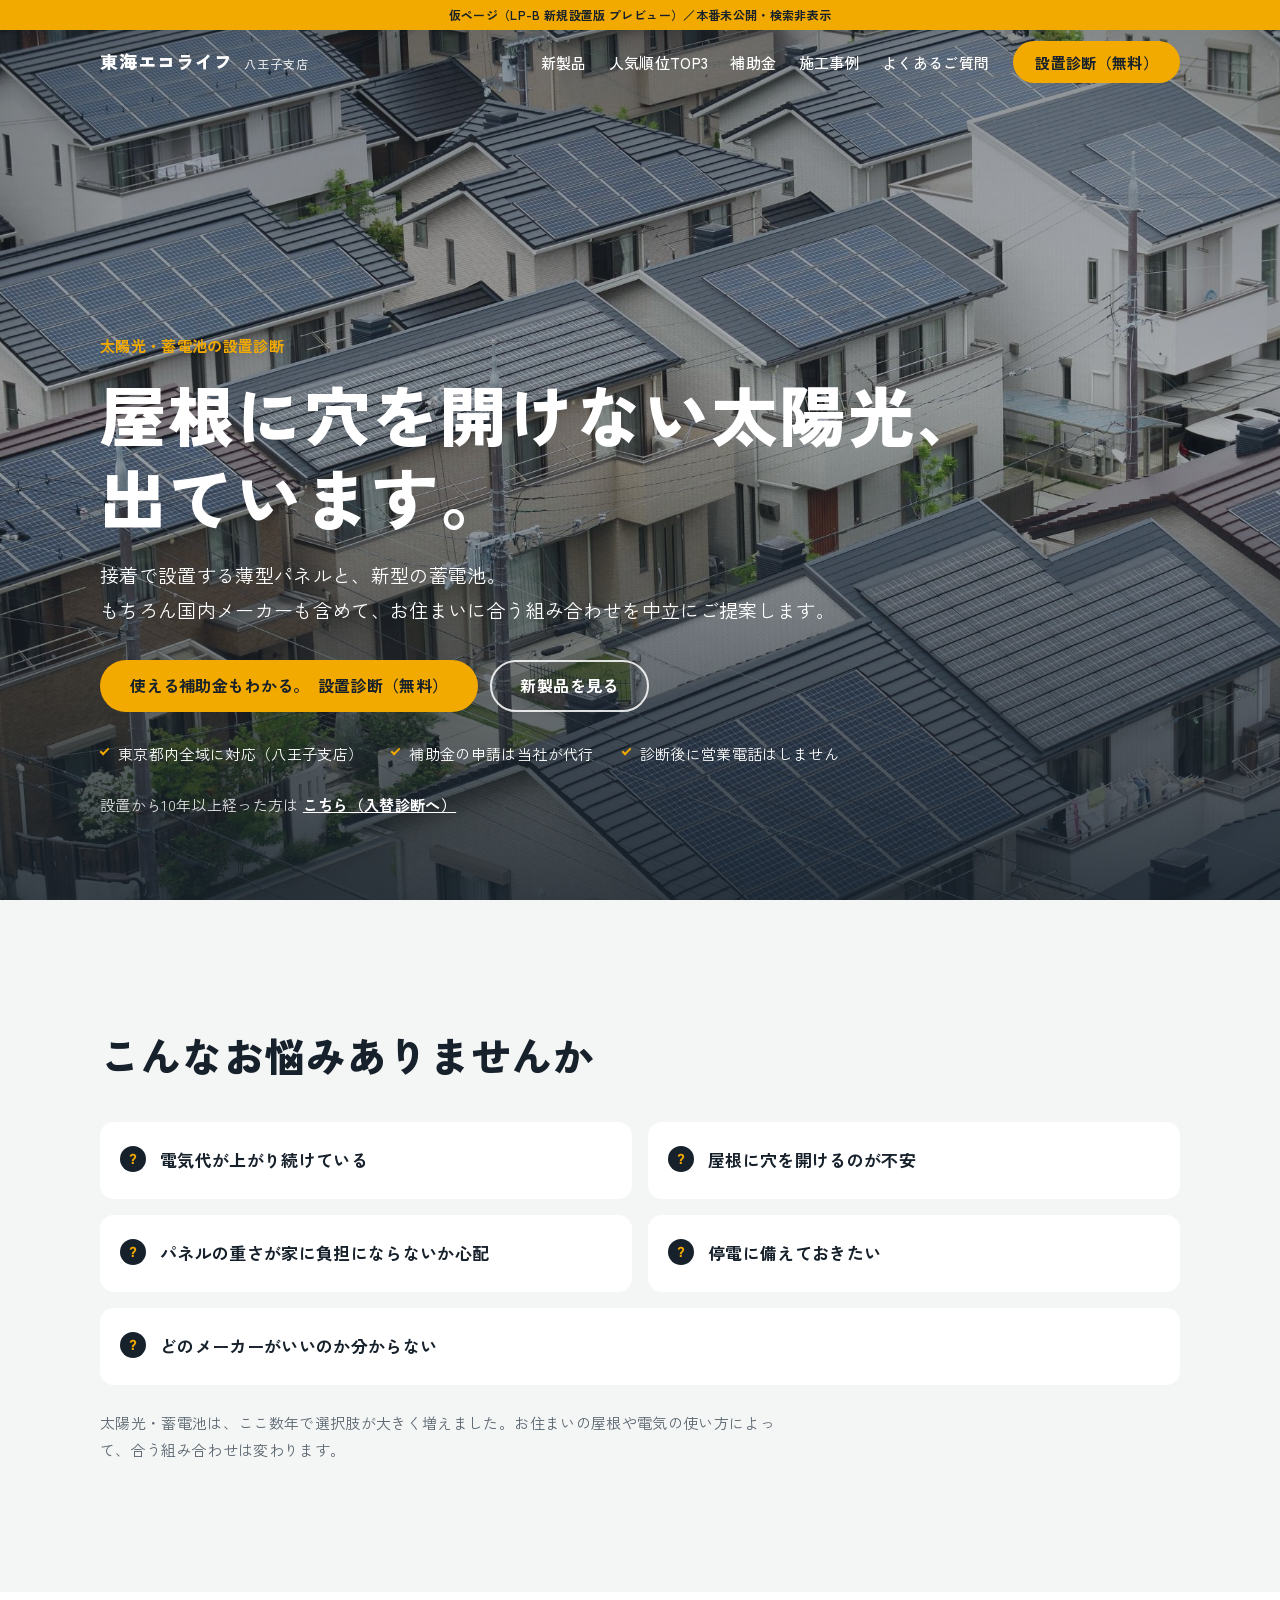
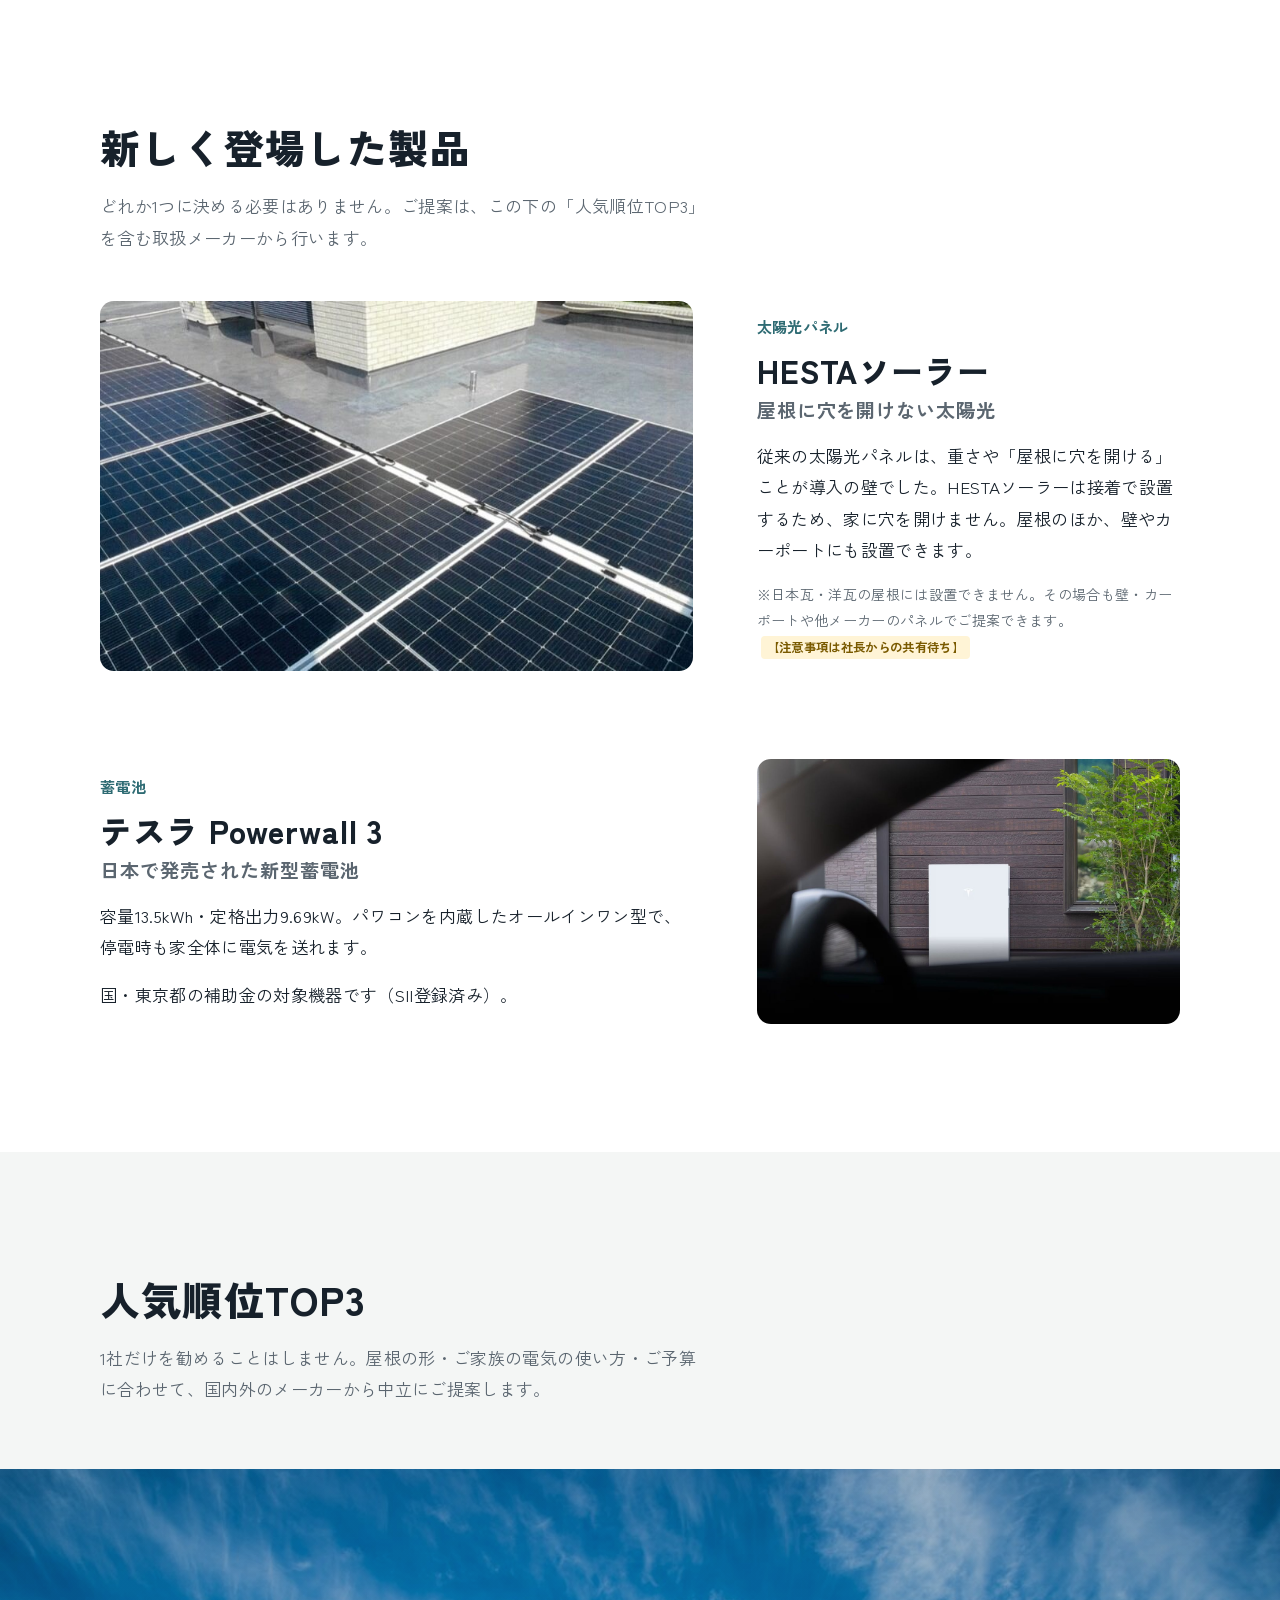
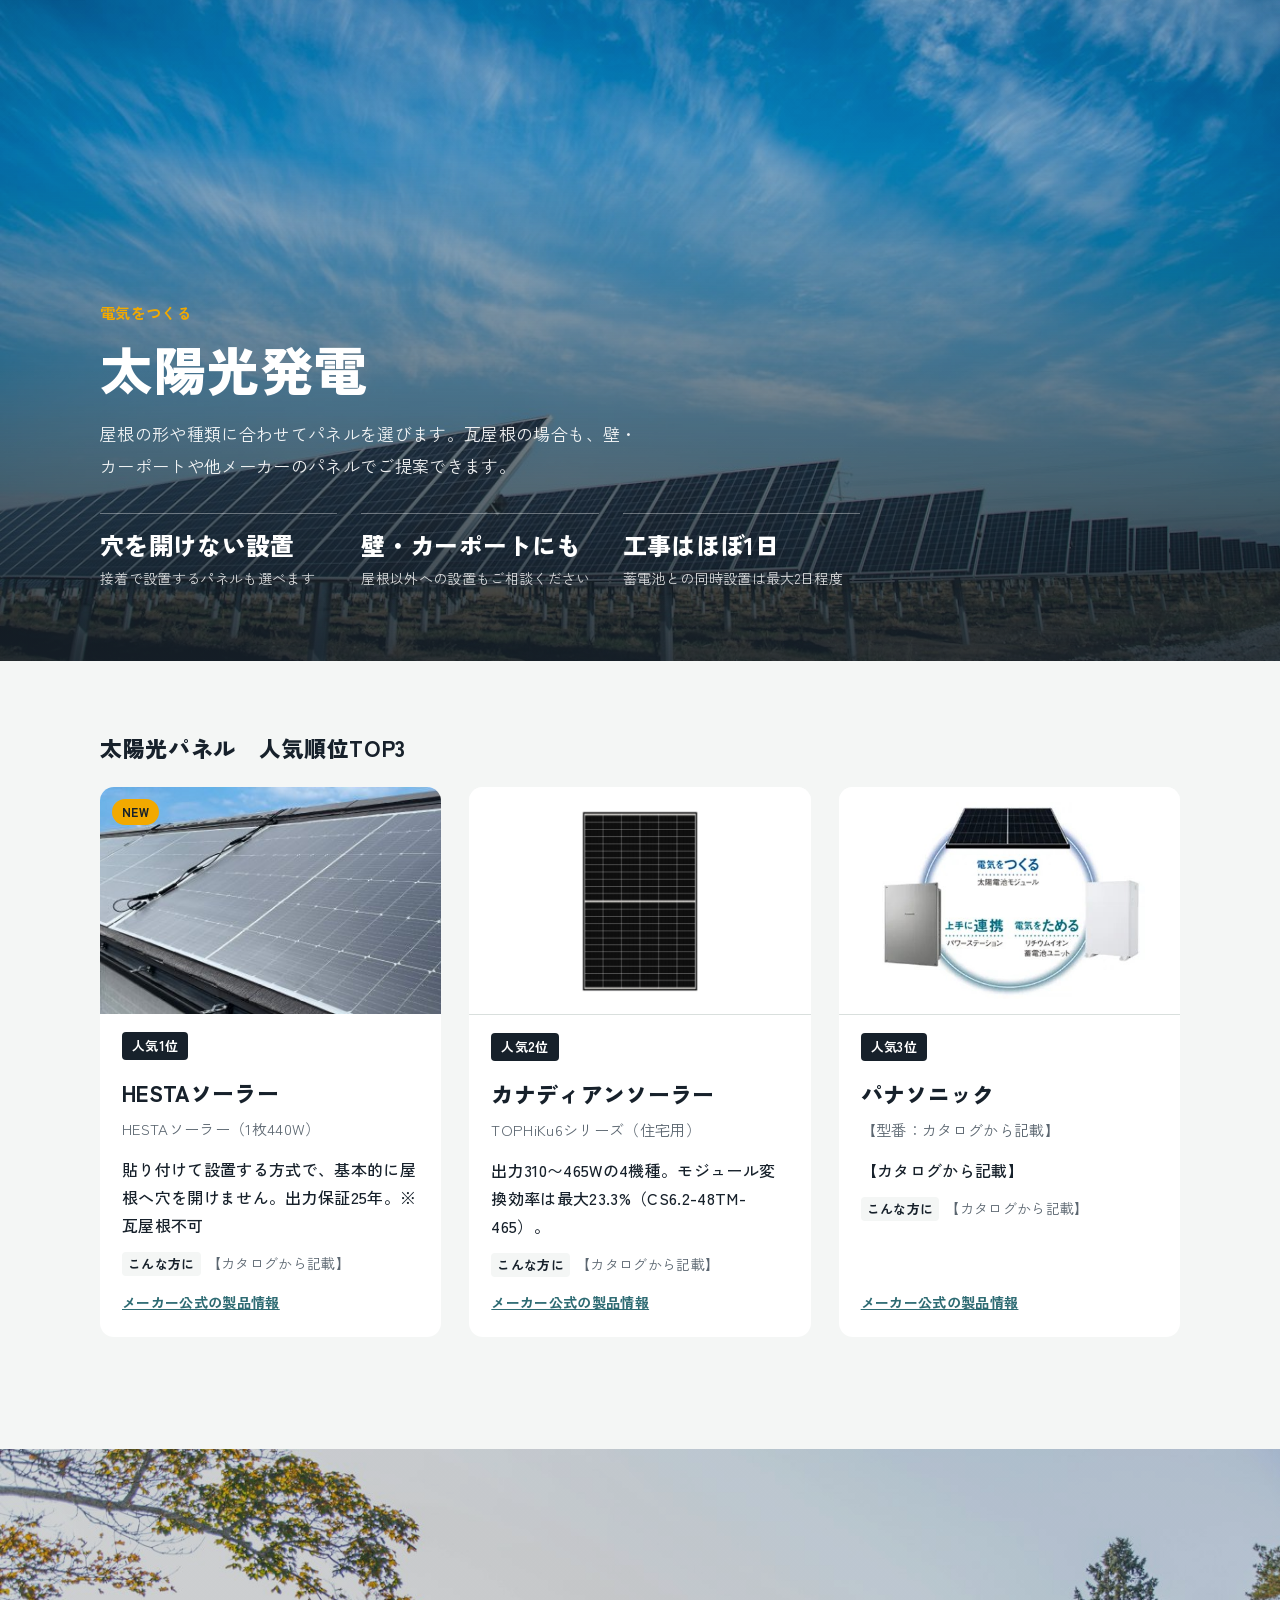
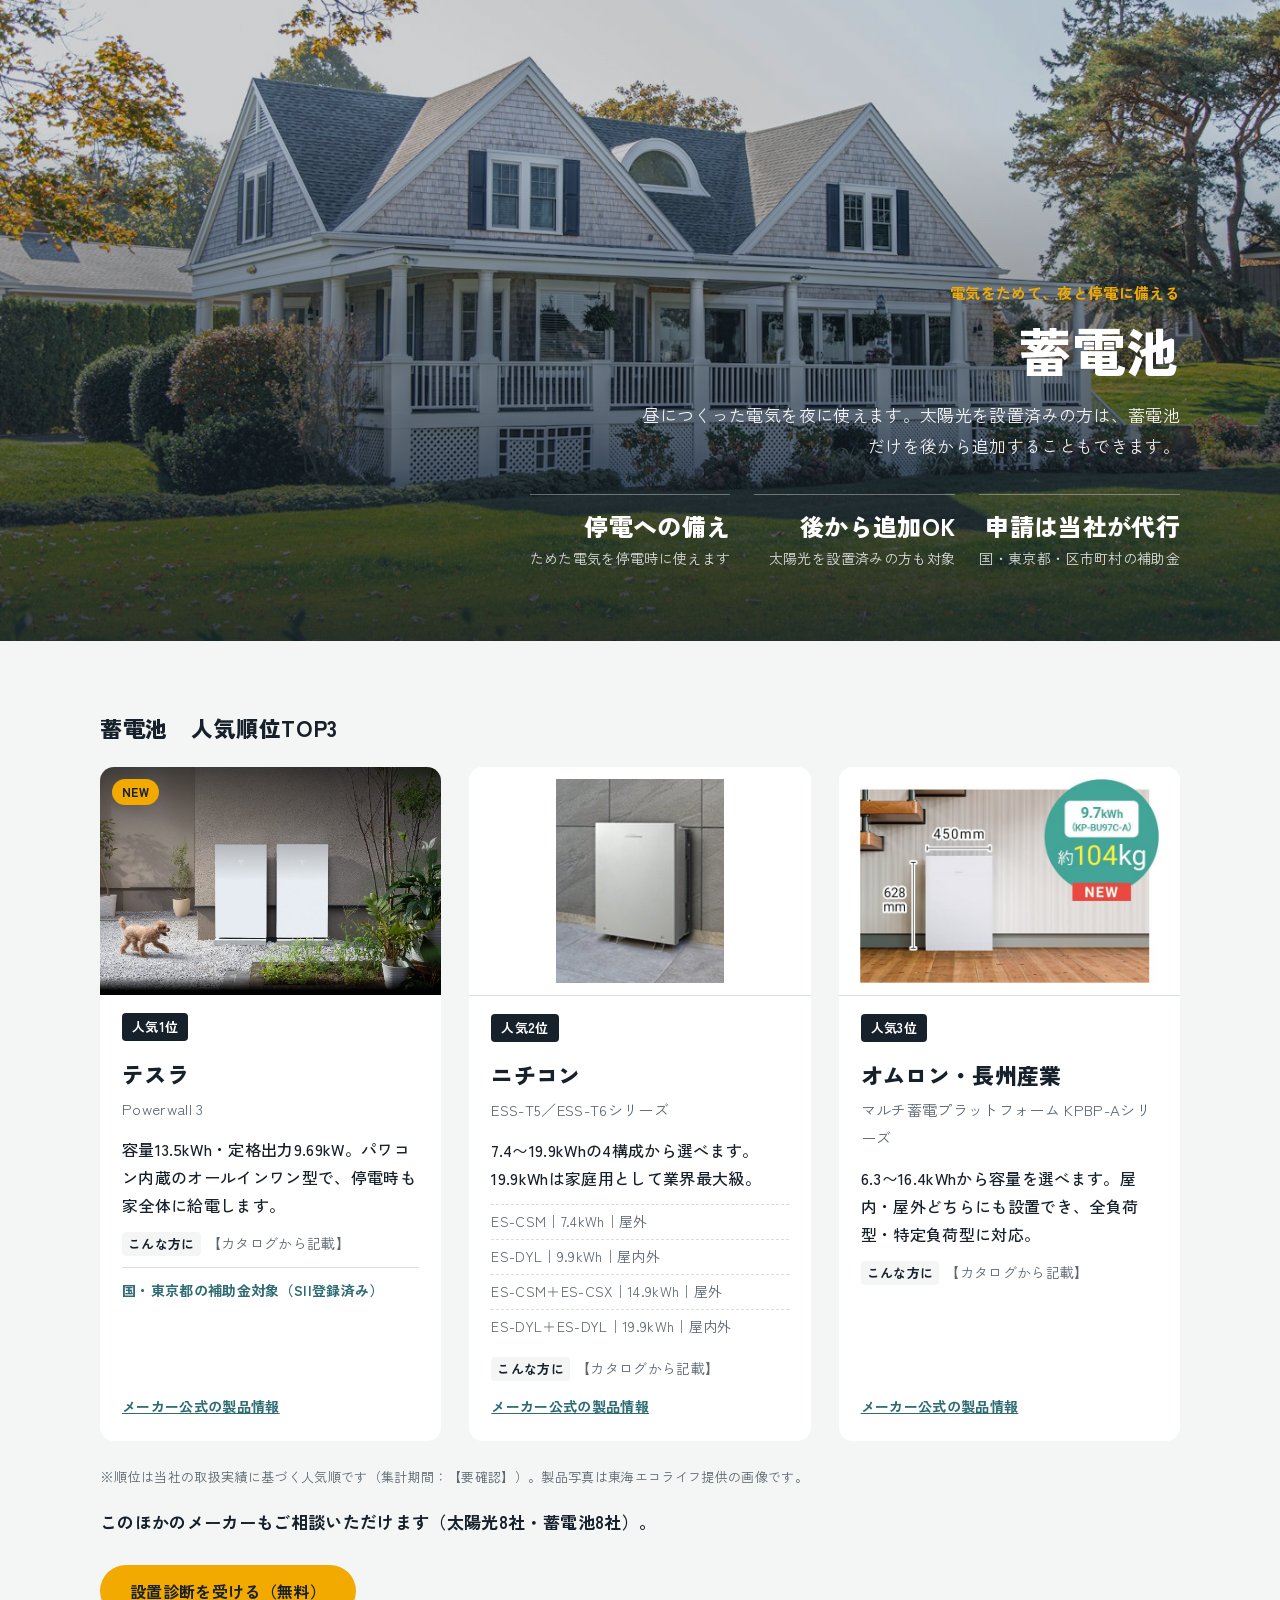
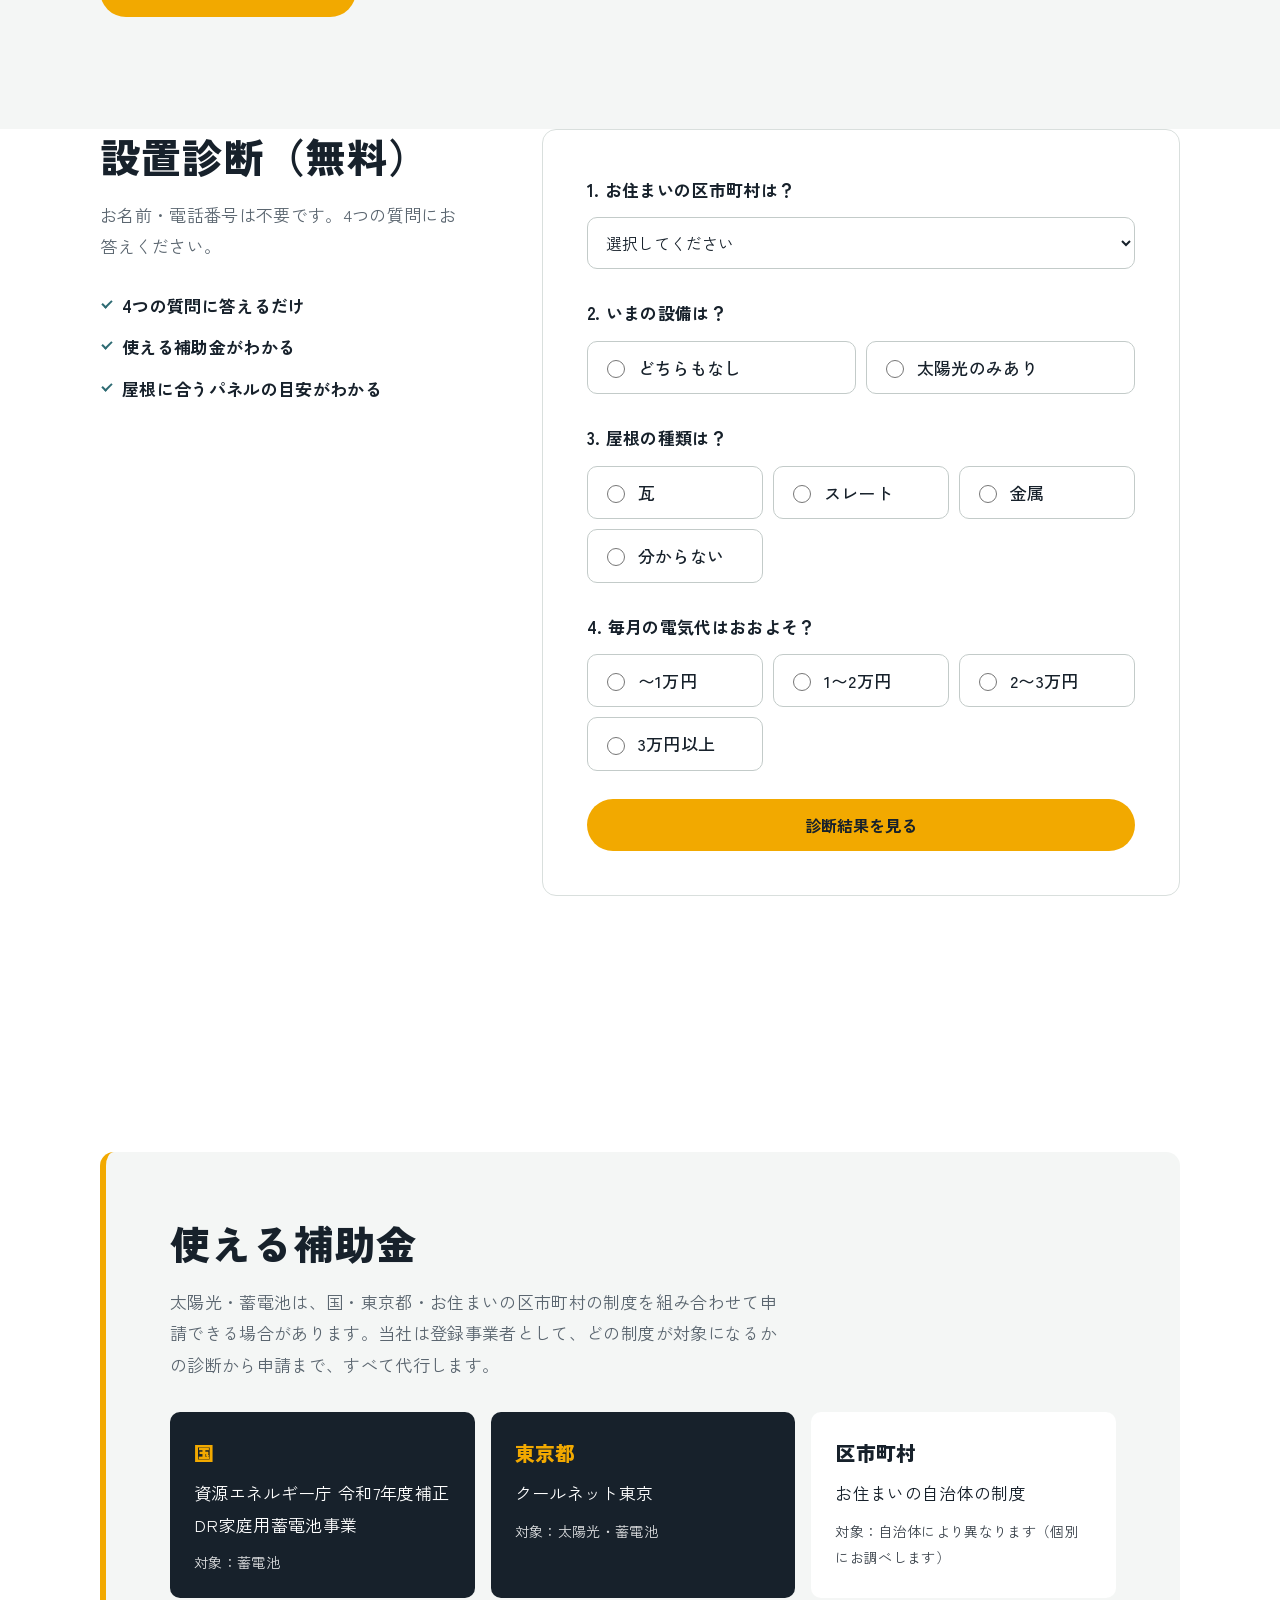
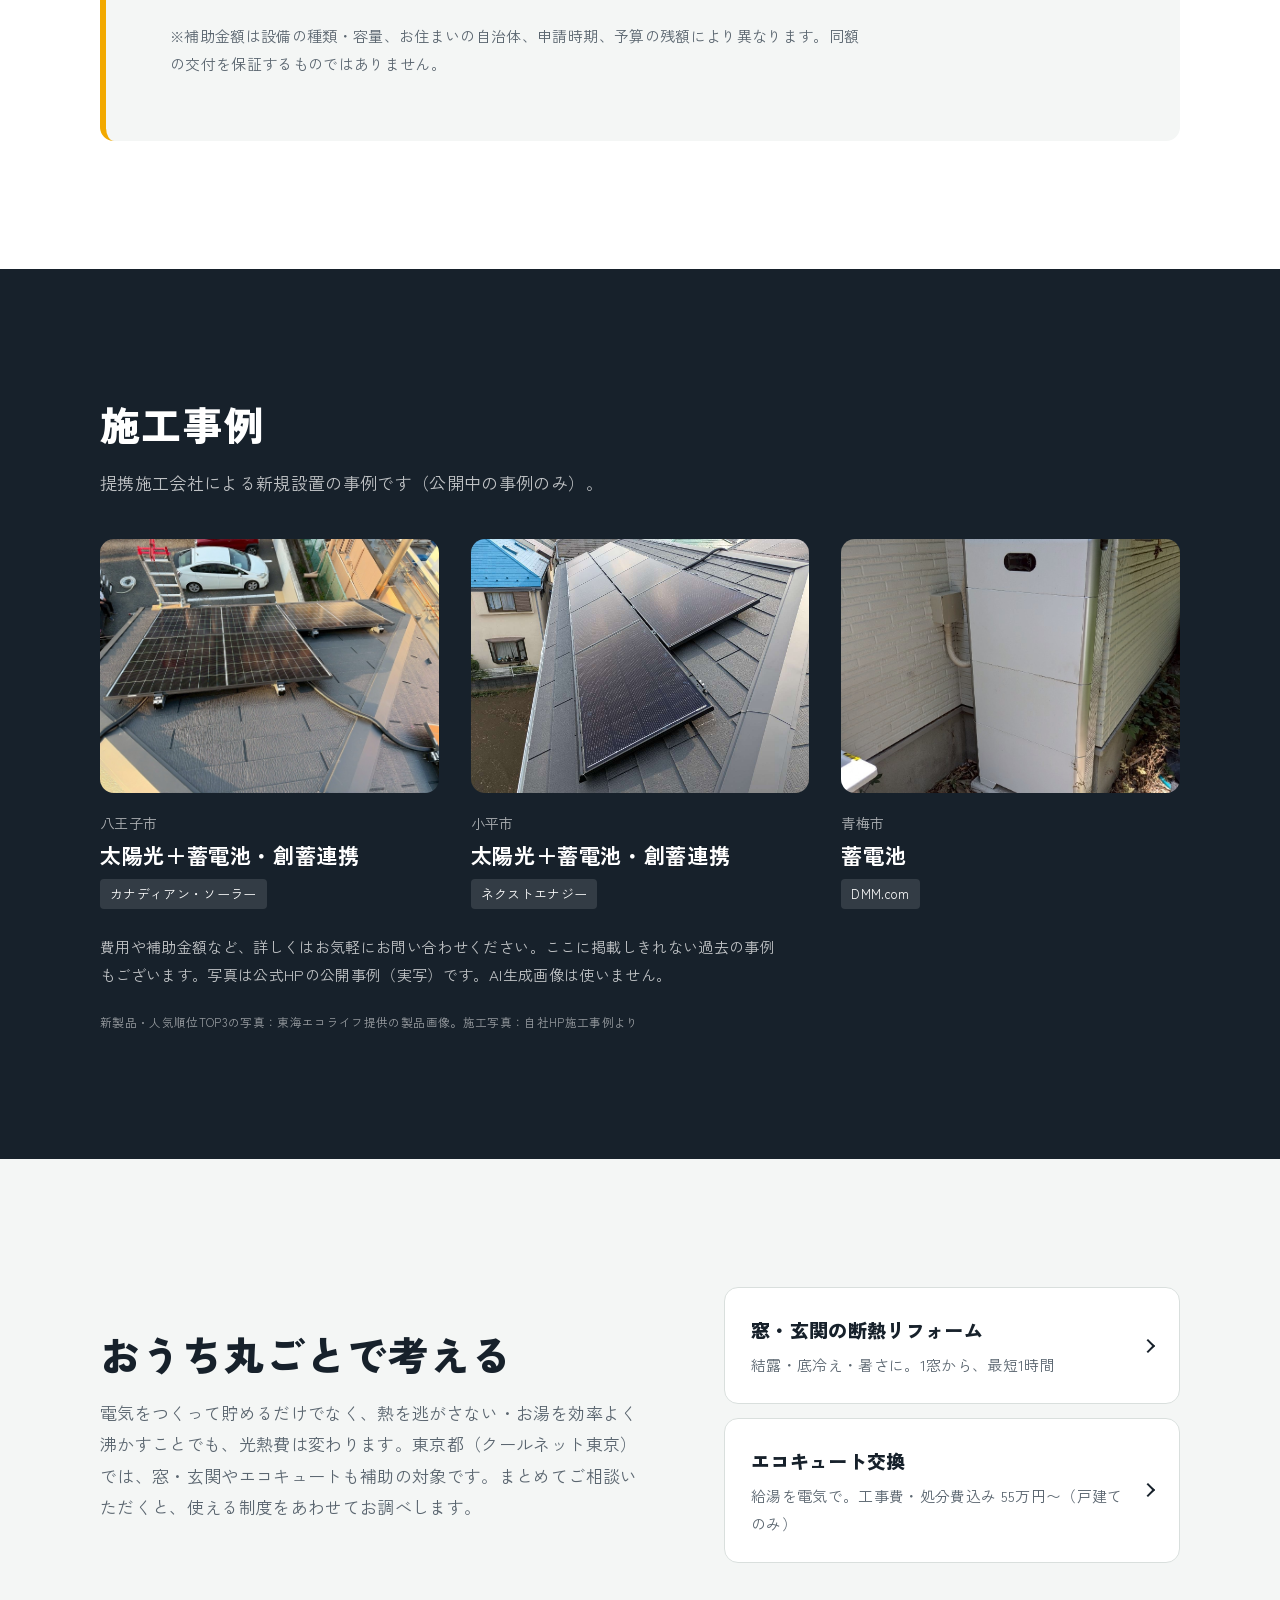
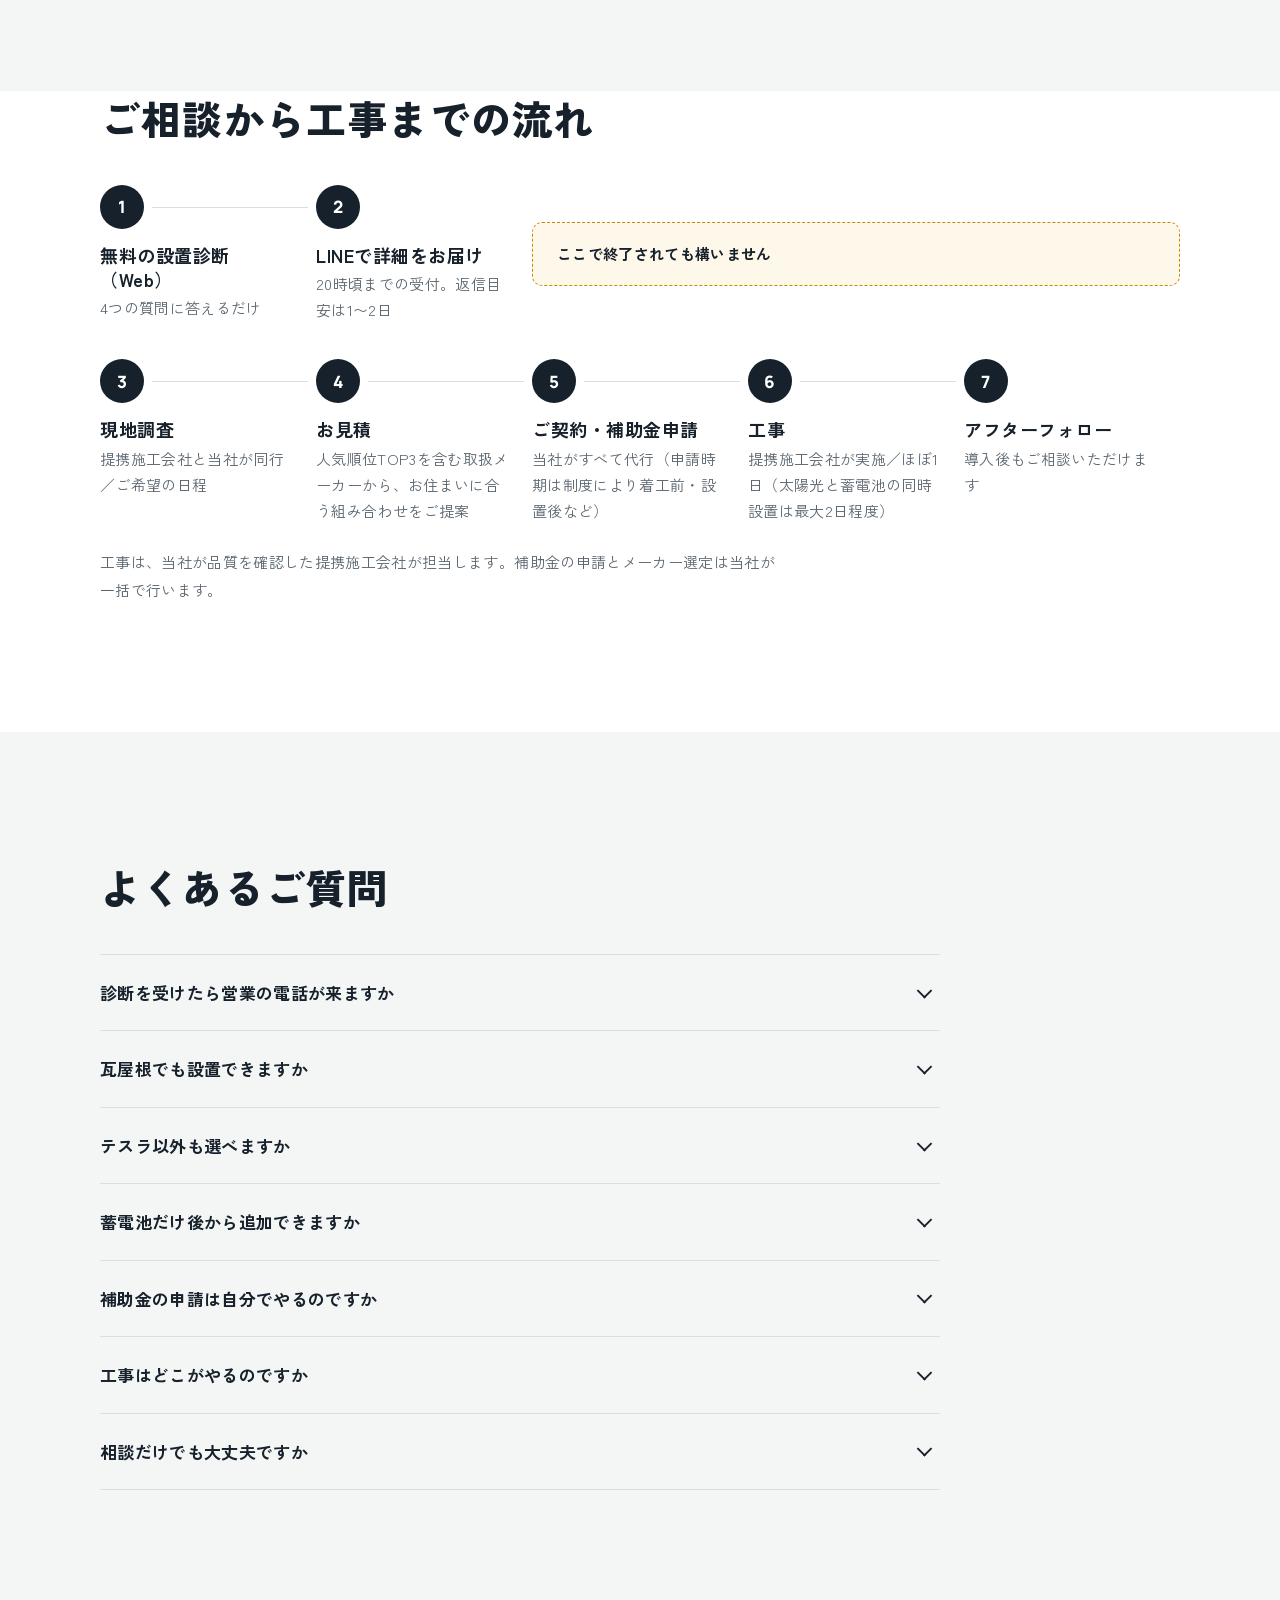
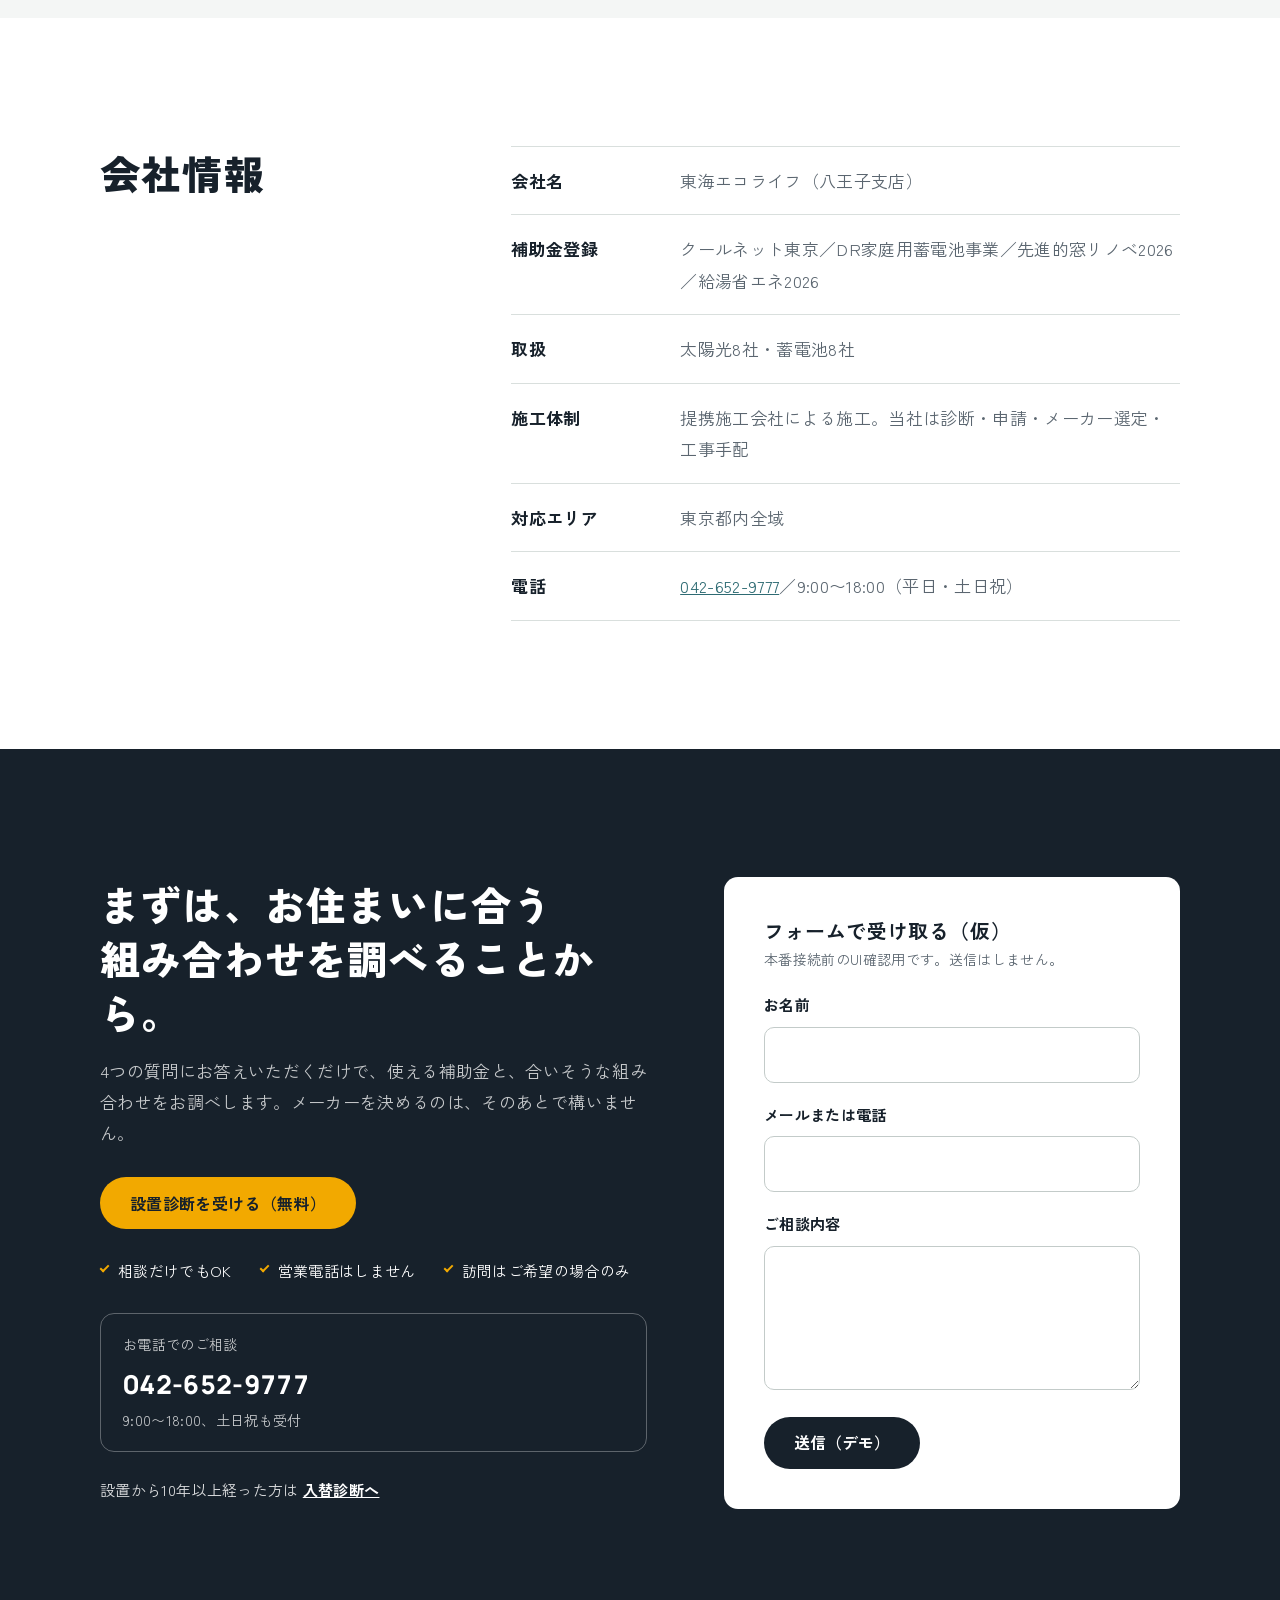
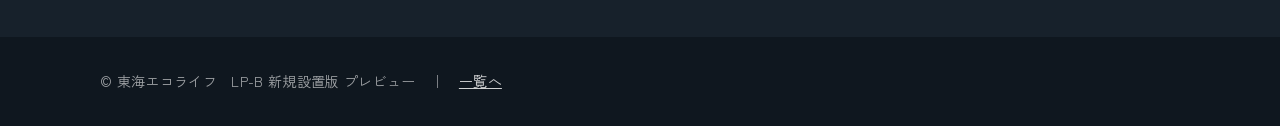
<file: v1/b-new/index.html>
<!DOCTYPE html>
<html lang="ja">
<head>
  <meta charset="UTF-8">
  <meta name="viewport" content="width=device-width, initial-scale=1.0">
  <title>【仮】太陽光・蓄電池の設置診断｜東海エコライフ</title>
  <meta name="description" content="屋根に穴を開けない太陽光と新型蓄電池。設置診断は無料、補助金の申請は当社が代行。東京都内全域。診断後に営業電話はしません。">
  <meta name="robots" content="noindex, nofollow">
  <link rel="preconnect" href="https://fonts.googleapis.com">
  <link rel="preconnect" href="https://fonts.gstatic.com" crossorigin>
  <link href="https://fonts.googleapis.com/css2?family=Zen+Kaku+Gothic+New:wght@400;500;700;900&family=Manrope:wght@500;700;800&display=swap" rel="stylesheet">
  <!-- 共通CSSを先に読み込み、新規設置版のCSSで上書きする -->
  <link rel="stylesheet" href="../shared/shared.css">
  <link rel="stylesheet" href="./assets/css/style.css">
</head>
<body>
  <div class="preview-banner" role="status">仮ページ（LP-B 新規設置版 プレビュー）／本番未公開・検索非表示</div>

  <!-- ===================== ヘッダー ===================== -->
  <header class="site-header" id="site-header">
    <div class="wrap site-header__inner">
      <a class="site-header__brand" href="#top">東海エコライフ<span>八王子支店</span></a>
      <button class="menu-btn" id="menu-btn" type="button" aria-expanded="false" aria-controls="gnav">メニュー</button>
      <nav class="gnav" id="gnav" aria-label="ページ内メニュー">
        <ul>
          <li><a href="#news">新製品</a></li>
          <li><a href="#top3">人気順位TOP3</a></li>
          <li><a href="#subsidy">補助金</a></li>
          <li><a href="#cases">施工事例</a></li>
          <li><a href="#faq">よくあるご質問</a></li>
        </ul>
      </nav>
      <a class="site-header__tel num" href="tel:0426529777">042-652-9777</a>
      <a class="btn btn--primary site-header__cta" href="#diagnose" data-track="lpb_new_header_cta_click">設置診断（無料）</a>
    </div>
  </header>

  <main id="top">

    <!-- ===================== ① ヒーロー ===================== -->
    <section class="hero" aria-labelledby="hero-title">
      <div class="media">
        <img src="../shared/img/stock/residential_solar.jpg" alt="太陽光パネルを載せた住宅が並ぶ街並み（イメージ）" fetchpriority="high">
      </div>
      <div class="hero__inner">
        <div class="wrap">
          <p class="hero__label">太陽光・蓄電池の設置診断</p>
          <h1 id="hero-title" class="hero__title"><span class="nobr">屋根に穴を開けない</span><span class="nobr">太陽光、</span><span class="nobr">出ています。</span></h1>
          <p class="hero__lead">
            接着で設置する薄型パネルと、新型の蓄電池。<br class="pc-only">
            もちろん国内メーカーも含めて、お住まいに合う組み合わせを中立にご提案します。
          </p>
          <div class="hero__actions">
            <a class="btn btn--primary" href="#diagnose" data-track="lpb_new_hero_cta_click">使える補助金もわかる。<span class="nobr">設置診断（無料）</span></a>
            <a class="btn btn--ghost-light" href="#news" data-track="lpb_new_hero_news_click">新製品を見る</a>
          </div>
          <ul class="hero__trust">
            <li>東京都内全域に対応（八王子支店）</li>
            <li>補助金の申請は当社が代行</li>
            <li>診断後に営業電話はしません</li>
          </ul>
          <p class="crosslink crosslink--light">設置から10年以上経った方は<a href="../b/" data-track="lpb_new_crosslink_click" data-track-label="to_replace">こちら（入替診断へ）</a></p>
        </div>
      </div>
    </section>

    <!-- ===================== ② お悩み ===================== -->
    <section class="section signs" aria-labelledby="worries-title">
      <div class="wrap">
        <h2 id="worries-title" class="section__title">こんなお悩みありませんか</h2>
        <ul class="sign-list sign-list--question">
          <li>電気代が上がり続けている</li>
          <li>屋根に穴を開けるのが不安</li>
          <li>パネルの重さが家に負担にならないか心配</li>
          <li>停電に備えておきたい</li>
          <li>どのメーカーがいいのか分からない</li>
        </ul>
        <p class="section__note">太陽光・蓄電池は、ここ数年で選択肢が大きく増えました。お住まいの屋根や電気の使い方によって、合う組み合わせは変わります。</p>
      </div>
    </section>

    <!-- ===================== ③ 新製品 ===================== -->
    <section class="section news" id="news" aria-labelledby="news-title">
      <div class="wrap">
        <h2 id="news-title" class="section__title">新しく登場した製品</h2>
        <p class="section__lead">どれか1つに決める必要はありません。ご提案は、この下の「人気順位TOP3」を含む取扱メーカーから行います。</p>
        <div class="news-list">
          <article class="news-item">
            <div class="media news-item__media">
              <img src="../shared/img/products/hesta-flatroof.jpg" alt="陸屋根に貼り付けて設置したHESTAソーラー" loading="lazy">
            </div>
            <div class="news-item__body">
              <p class="news-item__kicker">太陽光パネル</p>
              <h3 class="news-item__title">HESTAソーラー<br><span>屋根に穴を開けない太陽光</span></h3>
              <p>従来の太陽光パネルは、重さや「屋根に穴を開ける」ことが導入の壁でした。HESTAソーラーは接着で設置するため、家に穴を開けません。屋根のほか、壁やカーポートにも設置できます。</p>
              <p class="news-item__note">※日本瓦・洋瓦の屋根には設置できません。その場合も壁・カーポートや他メーカーのパネルでご提案できます。<span class="ph-note">【注意事項は社長からの共有待ち】</span></p>
            </div>
          </article>
          <article class="news-item news-item--reverse">
            <div class="media news-item__media">
              <img src="../shared/img/products/tesla-powerwall3-2.jpg" alt="住宅の外壁に設置したテスラ Powerwall 3" loading="lazy">
            </div>
            <div class="news-item__body">
              <p class="news-item__kicker">蓄電池</p>
              <h3 class="news-item__title">テスラ Powerwall 3<br><span>日本で発売された新型蓄電池</span></h3>
              <p>容量13.5kWh・定格出力9.69kW。パワコンを内蔵したオールインワン型で、停電時も家全体に電気を送れます。</p>
              <p>国・東京都の補助金の対象機器です（SII登録済み）。</p>
            </div>
          </article>
        </div>
      </div>
    </section>

    <!-- ===================== ④ 人気順位TOP3（設備パネル＋カード） ===================== -->
    <section id="top3" aria-labelledby="top3-title">
      <div class="top3-intro">
        <div class="wrap">
          <h2 id="top3-title" class="section__title">人気順位TOP3</h2>
          <p class="section__lead">1社だけを勧めることはしません。屋根の形・ご家族の電気の使い方・ご予算に合わせて、国内外のメーカーから中立にご提案します。</p>
        </div>
      </div>

      <!-- 4-1 太陽光 -->
      <article class="product" id="solar" aria-labelledby="solar-title">
        <div class="media">
          <img class="media__img--bottom" src="../shared/img/stock/solar_panel.jpg" alt="太陽光パネルのアップ（イメージ）" loading="lazy">
        </div>
        <div class="product__body">
          <div class="wrap">
            <p class="product__kicker">電気をつくる</p>
            <h3 id="solar-title" class="product__title">太陽光発電</h3>
            <p class="product__text">屋根の形や種類に合わせてパネルを選びます。瓦屋根の場合も、壁・カーポートや他メーカーのパネルでご提案できます。</p>
            <ul class="stats">
              <li><span class="stats__value stats__value--text">穴を開けない設置</span><span class="stats__label">接着で設置するパネルも選べます</span></li>
              <li><span class="stats__value stats__value--text">壁・カーポートにも</span><span class="stats__label">屋根以外への設置もご相談ください</span></li>
              <li><span class="stats__value stats__value--text">工事はほぼ1日</span><span class="stats__label">蓄電池との同時設置は最大2日程度</span></li>
            </ul>
          </div>
        </div>
      </article>
      <div class="top3-area">
        <div class="wrap">
          <h3 class="top3-area__title">太陽光パネル　人気順位TOP3</h3>
          <div data-top3="solar" data-top3-heading="none"></div>
        </div>
      </div>

      <!-- 4-2 蓄電池 -->
      <article class="product product--right" id="battery" aria-labelledby="battery-title">
        <div class="media">
          <img src="../shared/img/stock/house_exterior.jpg" alt="戸建て住宅の外観（イメージ）" loading="lazy">
        </div>
        <div class="product__body">
          <div class="wrap">
            <p class="product__kicker">電気をためて、夜と停電に備える</p>
            <h3 id="battery-title" class="product__title">蓄電池</h3>
            <p class="product__text">昼につくった電気を夜に使えます。太陽光を設置済みの方は、蓄電池だけを後から追加することもできます。</p>
            <ul class="stats">
              <li><span class="stats__value stats__value--text">停電への備え</span><span class="stats__label">ためた電気を停電時に使えます</span></li>
              <li><span class="stats__value stats__value--text">後から追加OK</span><span class="stats__label">太陽光を設置済みの方も対象</span></li>
              <li><span class="stats__value stats__value--text">申請は当社が代行</span><span class="stats__label">国・東京都・区市町村の補助金</span></li>
            </ul>
          </div>
        </div>
      </article>
      <div class="top3-area">
        <div class="wrap">
          <h3 class="top3-area__title">蓄電池　人気順位TOP3</h3>
          <div data-top3="battery" data-top3-heading="none"></div>
          <p class="top3-note">※順位は当社の取扱実績に基づく人気順です（集計期間：【要確認】）。製品写真は東海エコライフ提供の画像です。</p>
          <p class="top3-more">このほかのメーカーもご相談いただけます（太陽光8社・蓄電池8社）。</p>
          <div class="cta-block">
            <a class="btn btn--primary" href="#diagnose" data-track="lpb_new_top3_cta_click">設置診断を受ける（無料）</a>
          </div>
        </div>
      </div>
    </section>

    <!-- ===================== ⑤ 設置診断（main.js がこのidを参照） ===================== -->
    <section class="section diagnose" id="diagnose" aria-labelledby="diagnose-title">
      <div class="wrap diagnose__grid">
        <div class="diagnose__intro">
          <h2 id="diagnose-title" class="section__title">設置診断（無料）</h2>
          <p class="section__lead">お名前・電話番号は不要です。4つの質問にお答えください。</p>
          <ul class="diagnose__points">
            <li>4つの質問に答えるだけ</li>
            <li>使える補助金がわかる</li>
            <li>屋根に合うパネルの目安がわかる</li>
          </ul>
        </div>

        <div class="diagnose__panel">
          <form id="diagnose-form" class="diagnose-form" novalidate>
            <fieldset class="field">
              <legend><label for="area">1. お住まいの区市町村は？</label></legend>
              <select id="area" name="area" class="input" required>
                <option value="">選択してください</option>
                <optgroup label="23区">
                  <option>千代田区</option><option>中央区</option><option>港区</option>
                  <option>新宿区</option><option>文京区</option><option>台東区</option>
                  <option>墨田区</option><option>江東区</option><option>品川区</option>
                  <option>目黒区</option><option>大田区</option><option>世田谷区</option>
                  <option>渋谷区</option><option>中野区</option><option>杉並区</option>
                  <option>豊島区</option><option>北区</option><option>荒川区</option>
                  <option>板橋区</option><option>練馬区</option><option>足立区</option>
                  <option>葛飾区</option><option>江戸川区</option>
                </optgroup>
                <optgroup label="北多摩">
                  <option>立川市</option><option>武蔵野市</option><option>三鷹市</option>
                  <option>府中市</option><option>昭島市</option><option>調布市</option>
                  <option>小金井市</option><option>小平市</option><option>東村山市</option>
                  <option>国分寺市</option><option>国立市</option><option>狛江市</option>
                  <option>東大和市</option><option>清瀬市</option><option>東久留米市</option>
                  <option>武蔵村山市</option>
                </optgroup>
                <optgroup label="南多摩">
                  <option>八王子市</option><option>町田市</option><option>日野市</option>
                  <option>多摩市</option><option>稲城市</option>
                </optgroup>
                <optgroup label="西多摩">
                  <option>青梅市</option><option>福生市</option><option>羽村市</option>
                  <option>あきる野市</option><option>瑞穂町</option><option>日の出町</option>
                  <option>檜原村</option><option>奥多摩町</option>
                </optgroup>
                <optgroup label="島しょ">
                  <option>大島町</option><option>利島村</option><option>新島村</option>
                  <option>神津島村</option><option>三宅村</option><option>御蔵島村</option>
                  <option>八丈町</option><option>青ヶ島村</option><option>小笠原村</option>
                </optgroup>
                <option value="other">東京都以外</option>
              </select>
            </fieldset>
            <fieldset class="field">
              <legend>2. いまの設備は？</legend>
              <div class="choice-grid">
                <label><input type="radio" name="equip" value="どちらもなし" required>どちらもなし</label>
                <label><input type="radio" name="equip" value="太陽光のみあり">太陽光のみあり</label>
              </div>
            </fieldset>
            <fieldset class="field">
              <legend>3. 屋根の種類は？</legend>
              <div class="choice-grid">
                <label><input type="radio" name="roof" value="瓦" required>瓦</label>
                <label><input type="radio" name="roof" value="スレート">スレート</label>
                <label><input type="radio" name="roof" value="金属">金属</label>
                <label><input type="radio" name="roof" value="分からない">分からない</label>
              </div>
            </fieldset>
            <fieldset class="field">
              <legend>4. 毎月の電気代はおおよそ？</legend>
              <div class="choice-grid">
                <label><input type="radio" name="bill" value="〜1万円" required>〜1万円</label>
                <label><input type="radio" name="bill" value="1〜2万円">1〜2万円</label>
                <label><input type="radio" name="bill" value="2〜3万円">2〜3万円</label>
                <label><input type="radio" name="bill" value="3万円以上">3万円以上</label>
              </div>
            </fieldset>
            <p id="form-error" class="form-error" role="alert" hidden></p>
            <button type="submit" class="btn btn--primary btn--block">診断結果を見る</button>
          </form>

          <div id="diagnose-result" class="diagnose-result" hidden>
            <div id="result-out" hidden>
              <h3>申し訳ございません</h3>
              <p>現在は東京都内のご相談を受けております。神奈川・埼玉は、将来広げる予定です。</p>
            </div>
            <div id="result-ok" hidden>
              <h3 id="result-heading"></h3>
              <p id="result-equip"></p>
              <p id="result-roof"></p>
              <p id="result-subsidy"></p>
              <p>正確な補助金額と、お住まいに合う組み合わせ（人気順位TOP3を含む取扱メーカーから中立に比較）をLINEでお届けします。</p>
              <div class="result-cta">
                <a class="btn btn--line btn--block" href="https://line.me/" target="_blank" rel="noopener" data-track="lpb_new_line_click">LINEで詳しい診断を受け取る</a>
                <p class="tiny">20時頃までのお問い合わせを受け付けております。返信は1〜2日程度を目安にご連絡します。営業電話はいたしません。</p>
                <p class="result-alt">LINEをお使いでない方：<a href="#contact-form">フォームで受け取る</a> ／ お電話 <a href="tel:0426529777">042-652-9777</a>（9:00〜18:00、土日祝も受付）</p>
              </div>
            </div>
          </div>
        </div>
      </div>
    </section>

    <!-- ===================== ⑥ 使える補助金 ===================== -->
    <section class="section subsidy" id="subsidy" aria-labelledby="subsidy-title">
      <div class="wrap">
        <div class="subsidy__box">
          <h2 id="subsidy-title" class="section__title">使える補助金</h2>
          <p class="section__lead">太陽光・蓄電池は、国・東京都・お住まいの区市町村の制度を組み合わせて申請できる場合があります。当社は登録事業者として、どの制度が対象になるかの診断から申請まで、すべて代行します。</p>
          <div class="subsidy__rows subsidy__rows--3">
            <div class="subsidy__row is-ok">
              <p class="subsidy__term">国</p>
              <p>資源エネルギー庁 令和7年度補正 DR家庭用蓄電池事業</p>
              <p class="subsidy__target">対象：蓄電池</p>
            </div>
            <div class="subsidy__row is-ok">
              <p class="subsidy__term">東京都</p>
              <p>クールネット東京</p>
              <p class="subsidy__target">対象：太陽光・蓄電池</p>
            </div>
            <div class="subsidy__row">
              <p class="subsidy__term">区市町村</p>
              <p>お住まいの自治体の制度</p>
              <p class="subsidy__target">対象：自治体により異なります（個別にお調べします）</p>
            </div>
          </div>
          <p class="section__note">※補助金額は設備の種類・容量、お住まいの自治体、申請時期、予算の残額により異なります。同額の交付を保証するものではありません。</p>
        </div>
      </div>
    </section>

    <!-- ===================== ⑦ 施工事例 ===================== -->
    <section class="section cases" id="cases" aria-labelledby="cases-title">
      <div class="wrap">
        <h2 id="cases-title" class="section__title">施工事例</h2>
        <p class="section__lead">提携施工会社による新規設置の事例です（公開中の事例のみ）。</p>
        <div class="case-grid">
          <article class="case-card">
            <div class="case-card__media">
              <img class="case-card__img" src="../shared/img/cases/b1.jpg" alt="八王子市 K様邸の施工写真" loading="lazy" width="1477" height="1108">
            </div>
            <p class="case-card__area">八王子市</p>
            <h3 class="case-card__title">太陽光＋蓄電池・創蓄連携</h3>
            <ul class="case-card__equip"><li>カナディアン・ソーラー</li></ul>
          </article>
          <article class="case-card">
            <div class="case-card__media">
              <img class="case-card__img" src="../shared/img/cases/b2.jpg" alt="小平市 Y様邸の施工写真" loading="lazy" width="1300" height="976">
            </div>
            <p class="case-card__area">小平市</p>
            <h3 class="case-card__title">太陽光＋蓄電池・創蓄連携</h3>
            <ul class="case-card__equip"><li>ネクストエナジー</li></ul>
          </article>
          <article class="case-card">
            <div class="case-card__media">
              <img class="case-card__img" src="../shared/img/cases/b3.jpg" alt="青梅市 M様邸の施工写真" loading="lazy" width="961" height="1280">
            </div>
            <p class="case-card__area">青梅市</p>
            <h3 class="case-card__title">蓄電池</h3>
            <ul class="case-card__equip"><li>DMM.com</li></ul>
          </article>
        </div>
        <p class="section__note">費用や補助金額など、詳しくはお気軽にお問い合わせください。ここに掲載しきれない過去の事例もございます。写真は公式HPの公開事例（実写）です。AI生成画像は使いません。</p>
        <p class="img-credit">新製品・人気順位TOP3の写真：東海エコライフ提供の製品画像。施工写真：自社HP施工事例より</p>
      </div>
    </section>

    <!-- ===================== ⑧ おうち丸ごと ===================== -->
    <section class="section whole" id="whole-house" aria-labelledby="whole-title">
      <div class="wrap whole__grid">
        <div>
          <h2 id="whole-title" class="section__title">おうち丸ごとで考える</h2>
          <p class="section__lead">電気をつくって貯めるだけでなく、熱を逃がさない・お湯を効率よく沸かすことでも、光熱費は変わります。東京都（クールネット東京）では、窓・玄関やエコキュートも補助の対象です。まとめてご相談いただくと、使える制度をあわせてお調べします。</p>
        </div>
        <div class="whole__links">
          <a class="whole-link" href="../c/" data-track="lpb_new_wholehouse_click" data-track-label="to_window">
            <span class="whole-link__title">窓・玄関の断熱リフォーム</span>
            <span class="whole-link__text">結露・底冷え・暑さに。1窓から、最短1時間</span>
          </a>
          <a class="whole-link" href="../d/" data-track="lpb_new_wholehouse_click" data-track-label="to_ecocute">
            <span class="whole-link__title">エコキュート交換</span>
            <span class="whole-link__text">給湯を電気で。工事費・処分費込み 55万円〜（戸建てのみ）</span>
          </a>
        </div>
      </div>
    </section>

    <!-- ===================== ⑨ ご相談から工事までの流れ ===================== -->
    <section class="section flow" id="flow" aria-labelledby="flow-title">
      <div class="wrap">
        <h2 id="flow-title" class="section__title">ご相談から工事までの流れ</h2>
        <ol class="flow-list">
          <li><h3>無料の設置診断（Web）</h3><p>4つの質問に答えるだけ</p></li>
          <li><h3>LINEで詳細をお届け</h3><p>20時頃までの受付。返信目安は1〜2日</p></li>
          <li class="flow-list__pause"><p>ここで終了されても構いません</p></li>
          <li><h3>現地調査</h3><p>提携施工会社と当社が同行／ご希望の日程</p></li>
          <li><h3>お見積</h3><p>人気順位TOP3を含む取扱メーカーから、お住まいに合う組み合わせをご提案</p></li>
          <li><h3>ご契約・補助金申請</h3><p>当社がすべて代行（申請時期は制度により着工前・設置後など）</p></li>
          <li><h3>工事</h3><p>提携施工会社が実施／ほぼ1日（太陽光と蓄電池の同時設置は最大2日程度）</p></li>
          <li><h3>アフターフォロー</h3><p>導入後もご相談いただけます</p></li>
        </ol>
        <p class="section__note">工事は、当社が品質を確認した提携施工会社が担当します。補助金の申請とメーカー選定は当社が一括で行います。</p>
      </div>
    </section>

    <!-- ===================== ⑩ よくあるご質問 ===================== -->
    <section class="section faq" id="faq" aria-labelledby="faq-title">
      <div class="wrap">
        <h2 id="faq-title" class="section__title">よくあるご質問</h2>
        <div class="faq-list">
          <details><summary>診断を受けたら営業の電話が来ますか</summary><p>診断後に営業電話はしません。ご連絡はLINE（またはお客様が選んだ連絡方法）で行い、訪問はご希望の場合のみです。</p></details>
          <details><summary>瓦屋根でも設置できますか</summary><p>HESTAソーラーは瓦屋根（日本瓦・洋瓦）には設置できません。壁やカーポートへの設置、または他メーカーのパネルでご提案します。</p></details>
          <details><summary>テスラ以外も選べますか</summary><p>選べます。人気順位TOP3を含む取扱メーカーから、お住まいに合わせて中立にご提案します。</p></details>
          <details><summary>蓄電池だけ後から追加できますか</summary><p>できます。太陽光を設置済みの方も対象です。</p></details>
          <details><summary>補助金の申請は自分でやるのですか</summary><p>すべて当社が代行します。国・東京都・市区町村のどの制度も対応します。</p></details>
          <details><summary>工事はどこがやるのですか</summary><p>当社が品質を確認した提携施工会社が施工します。補助金申請とメーカー選定は当社が担当します。</p></details>
          <details><summary>相談だけでも大丈夫ですか</summary><p>問題ありません。相談だけでもOKです。</p></details>
        </div>
      </div>
    </section>

    <!-- ===================== ⑪ 会社情報 ===================== -->
    <section class="section company" id="company" aria-labelledby="company-title">
      <div class="wrap company__grid">
        <h2 id="company-title" class="section__title">会社情報</h2>
        <dl class="company-list">
          <div><dt>会社名</dt><dd>東海エコライフ（八王子支店）</dd></div>
          <div><dt>補助金登録</dt><dd>クールネット東京／DR家庭用蓄電池事業／先進的窓リノベ2026／給湯省エネ2026</dd></div>
          <div><dt>取扱</dt><dd>太陽光8社・蓄電池8社</dd></div>
          <div><dt>施工体制</dt><dd>提携施工会社による施工。当社は診断・申請・メーカー選定・工事手配</dd></div>
          <div><dt>対応エリア</dt><dd>東京都内全域</dd></div>
          <div><dt>電話</dt><dd><a href="tel:0426529777">042-652-9777</a>／9:00〜18:00（平日・土日祝）</dd></div>
        </dl>
      </div>
    </section>

    <!-- ===================== ⑫ 最終CTA・フォーム ===================== -->
    <section class="section final-cta" id="final" aria-labelledby="final-title">
      <div class="wrap final-cta__grid">
        <div>
          <h2 id="final-title" class="section__title">まずは、お住まいに合う<br class="pc-only">組み合わせを調べることから。</h2>
          <p class="section__lead">4つの質問にお答えいただくだけで、使える補助金と、合いそうな組み合わせをお調べします。メーカーを決めるのは、そのあとで構いません。</p>
          <a class="btn btn--primary" href="#diagnose" data-track="lpb_new_final_cta_click">設置診断を受ける（無料）</a>
          <ul class="hero__trust">
            <li>相談だけでもOK</li>
            <li>営業電話はしません</li>
            <li>訪問はご希望の場合のみ</li>
          </ul>
          <a class="channel" href="tel:0426529777">
            <span class="channel__label">お電話でのご相談</span>
            <span class="channel__value num">042-652-9777</span>
            <span class="channel__note">9:00〜18:00、土日祝も受付</span>
          </a>
          <p class="crosslink crosslink--light">設置から10年以上経った方は<a href="../b/" data-track="lpb_new_crosslink_click" data-track-label="to_replace_final">入替診断へ</a></p>
        </div>

        <div class="contact-form-box" id="contact-form">
          <h3>フォームで受け取る（仮）</h3>
          <p class="tiny">本番接続前のUI確認用です。送信はしません。</p>
          <form id="contact-dummy" class="contact-dummy">
            <div class="field">
              <label for="c-name">お名前</label>
              <input id="c-name" class="input" type="text" name="name" autocomplete="name">
            </div>
            <div class="field">
              <label for="c-contact">メールまたは電話</label>
              <input id="c-contact" class="input" type="text" name="contact">
            </div>
            <div class="field">
              <label for="c-message">ご相談内容</label>
              <textarea id="c-message" class="input" name="message" rows="4"></textarea>
            </div>
            <button type="submit" class="btn btn--secondary">送信（デモ）</button>
            <p id="contact-msg" class="tiny" role="status" hidden></p>
          </form>
        </div>
      </div>
    </section>
  </main>

  <footer class="site-footer">
    <div class="wrap"><p>© 東海エコライフ　LP-B 新規設置版 プレビュー　｜　<a href="../">一覧へ</a></p></div>
  </footer>

  <!-- スマホ固定CTA（main.js が診断セクション表示中に .is-hidden を付ける） -->
  <div class="sticky-cta">
    <a class="btn btn--ghost-dark" href="tel:0426529777">電話で相談</a>
    <a class="btn btn--primary" href="#diagnose" data-track="lpb_new_sticky_cta_click">設置診断を受ける</a>
  </div>

  <script src="../shared/track.js"></script>
  <script src="../shared/top3.js"></script>
  <script src="./assets/js/main.js"></script>
  <script src="./assets/js/ui.js"></script>
</body>
</html>
</file>
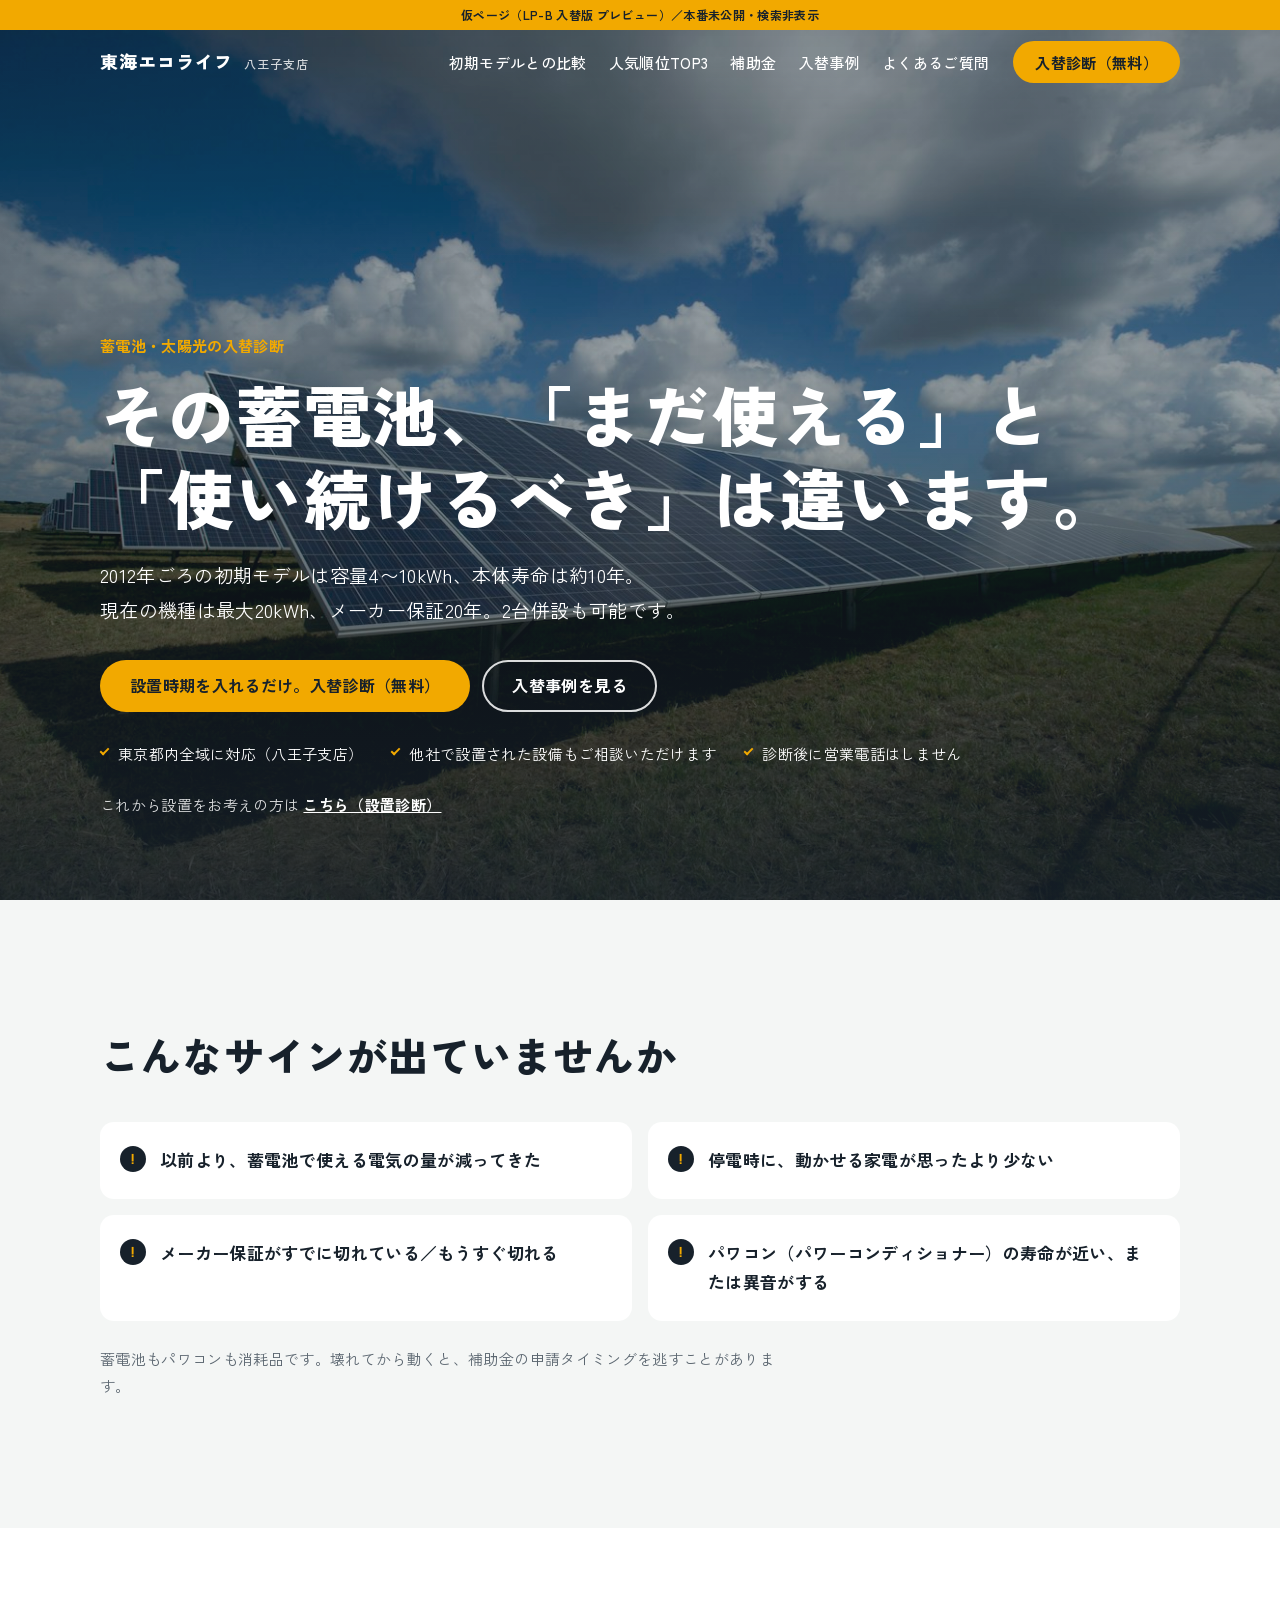
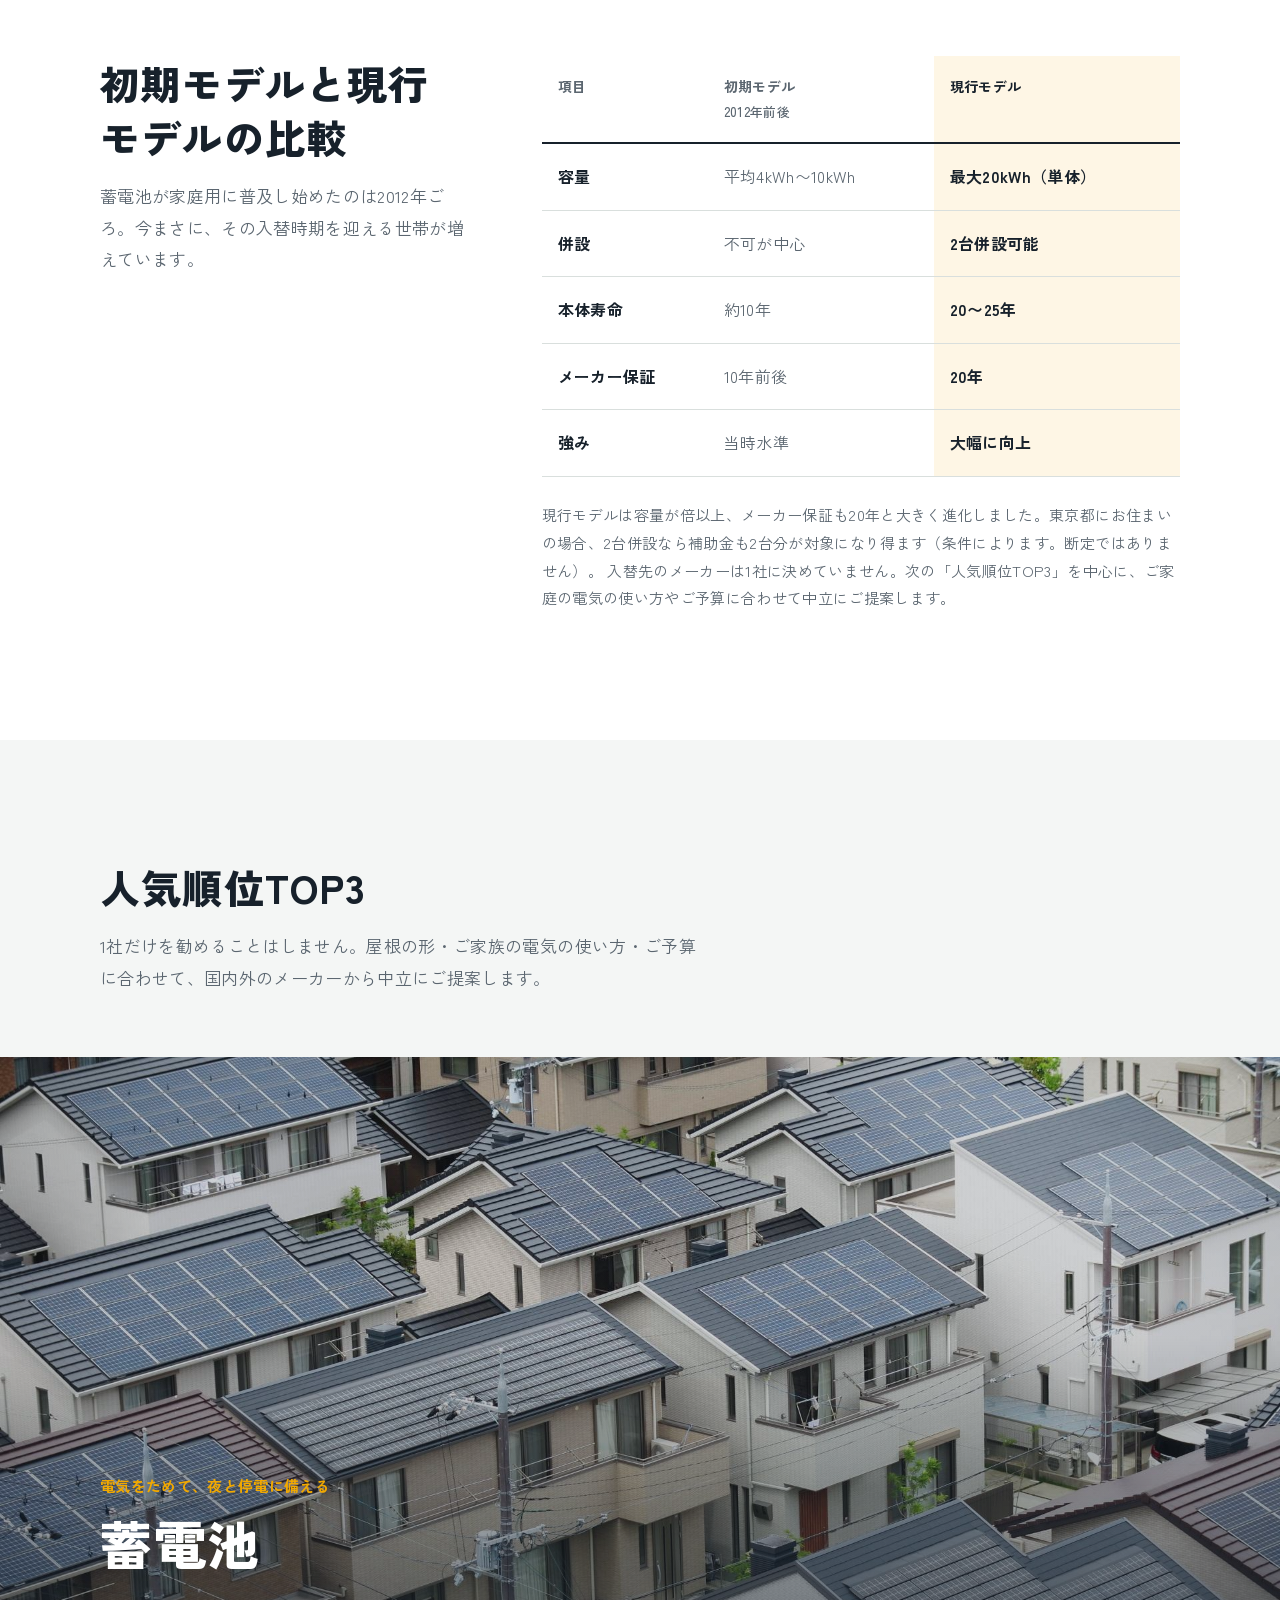
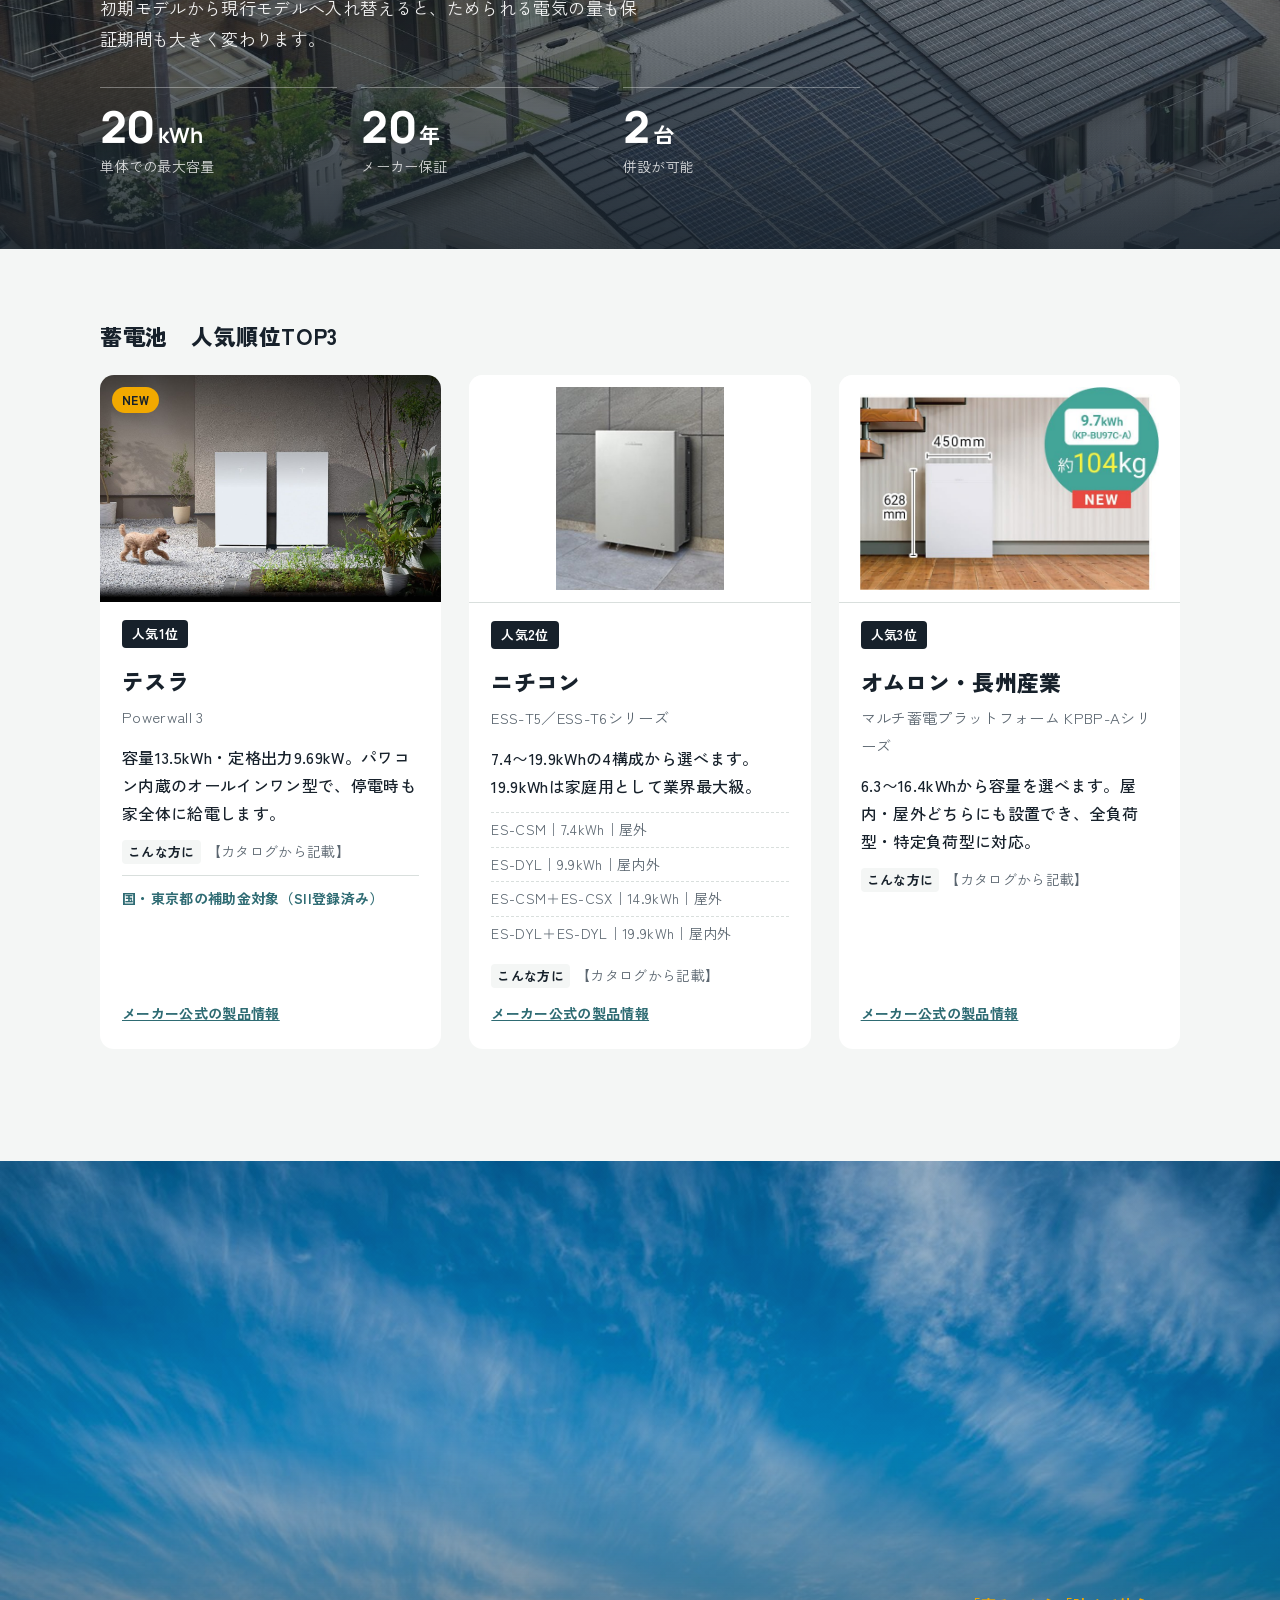
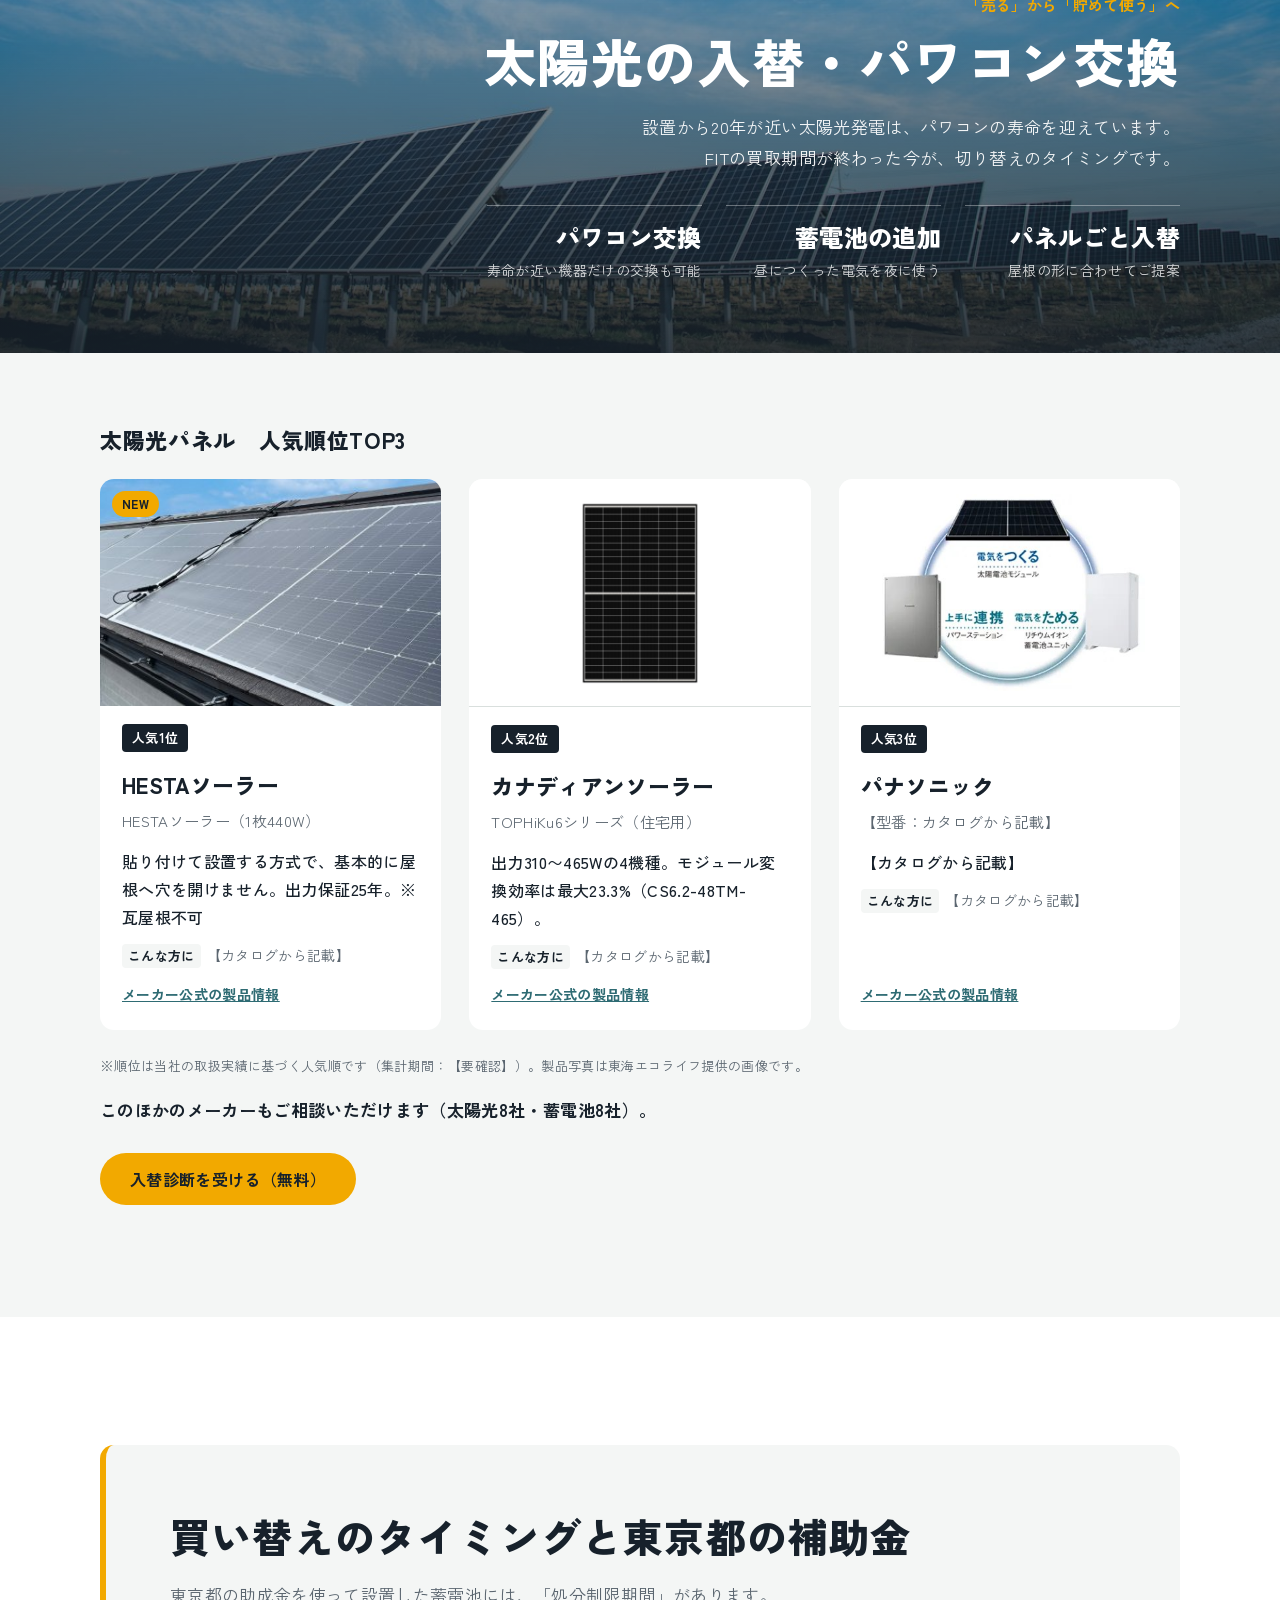
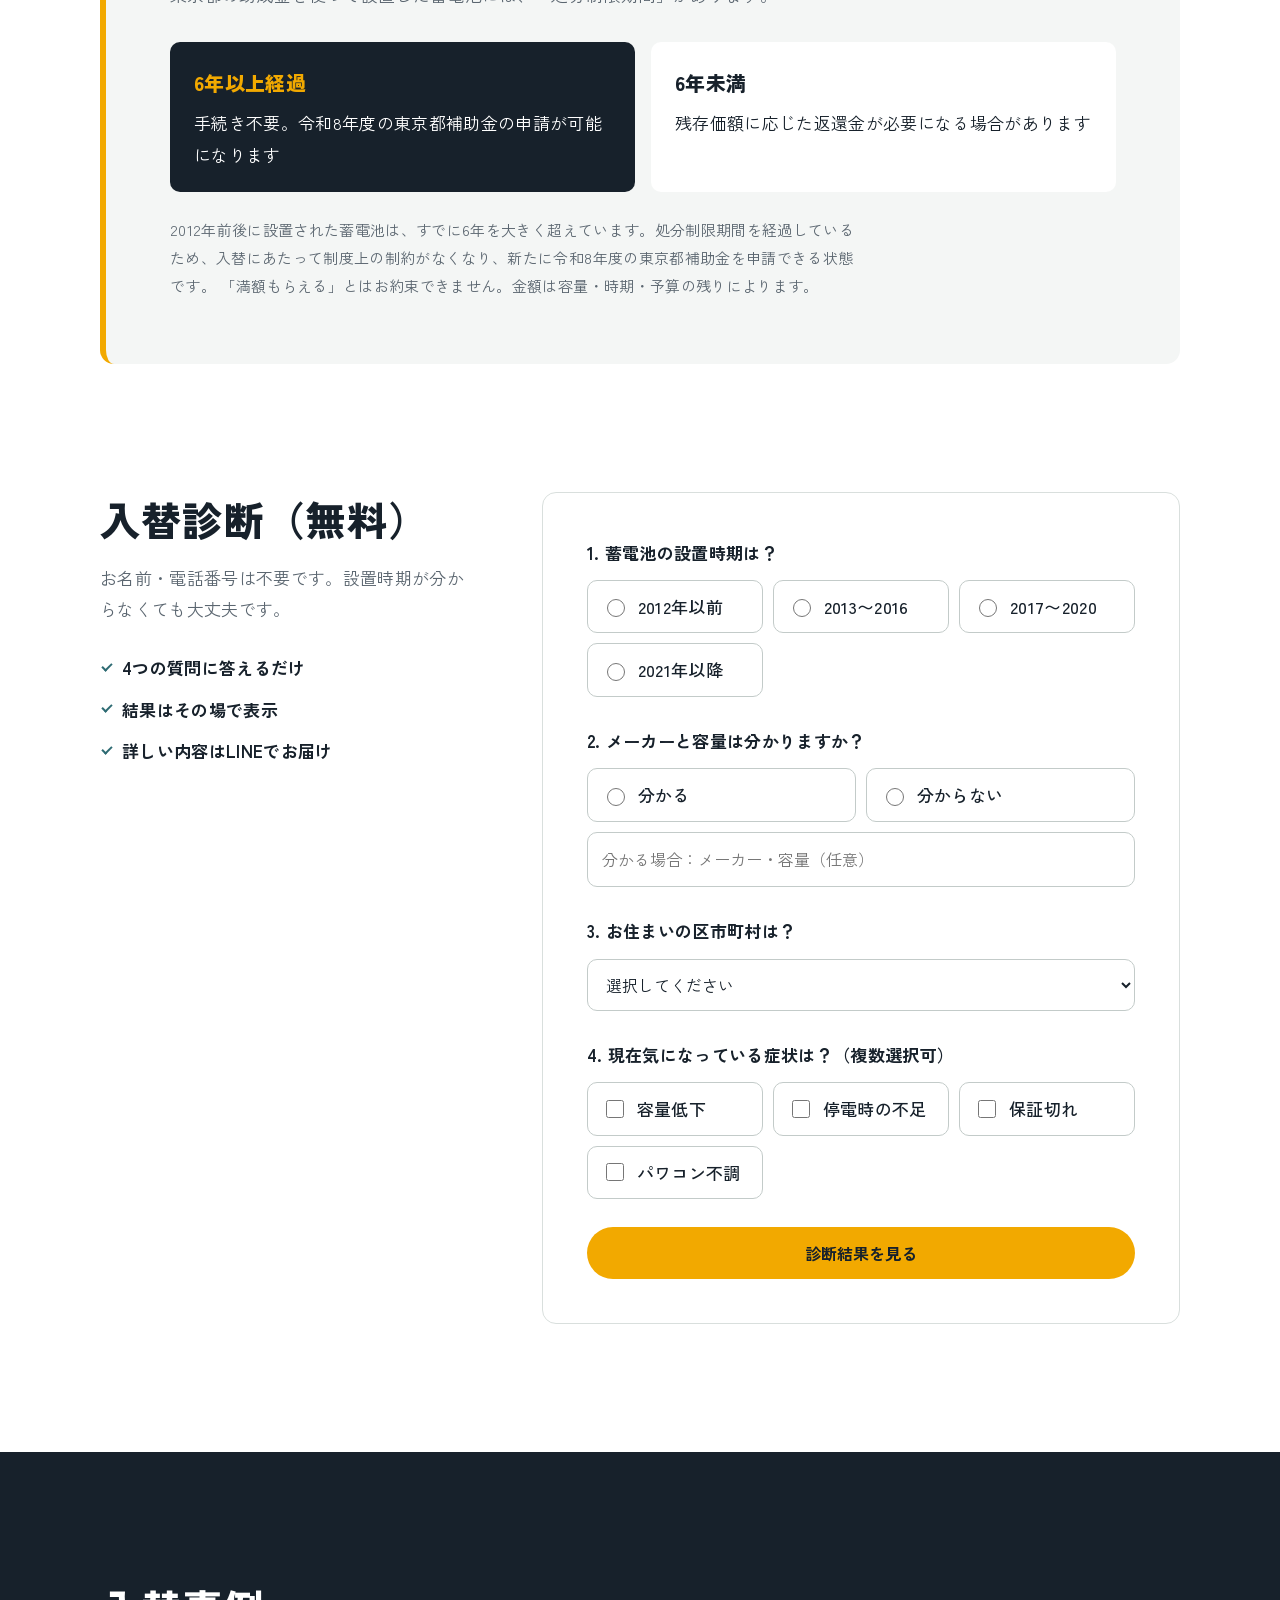
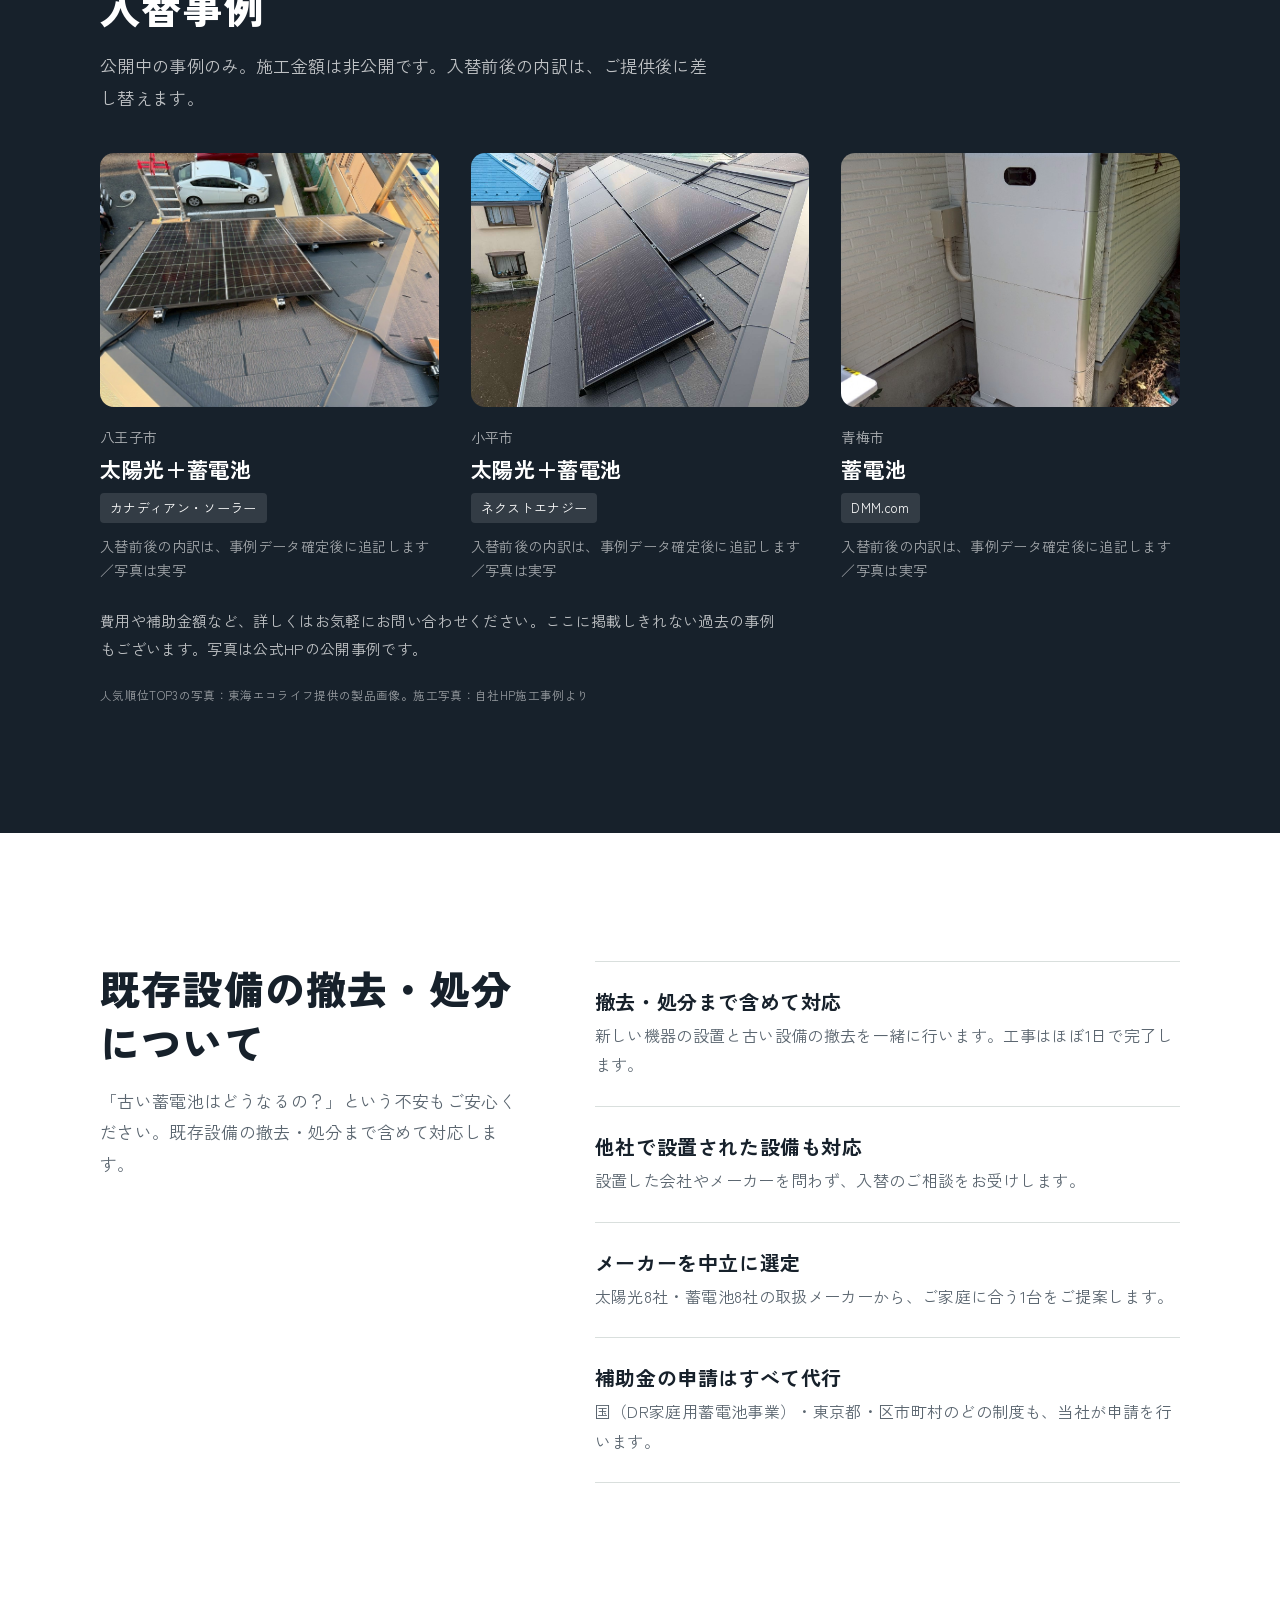
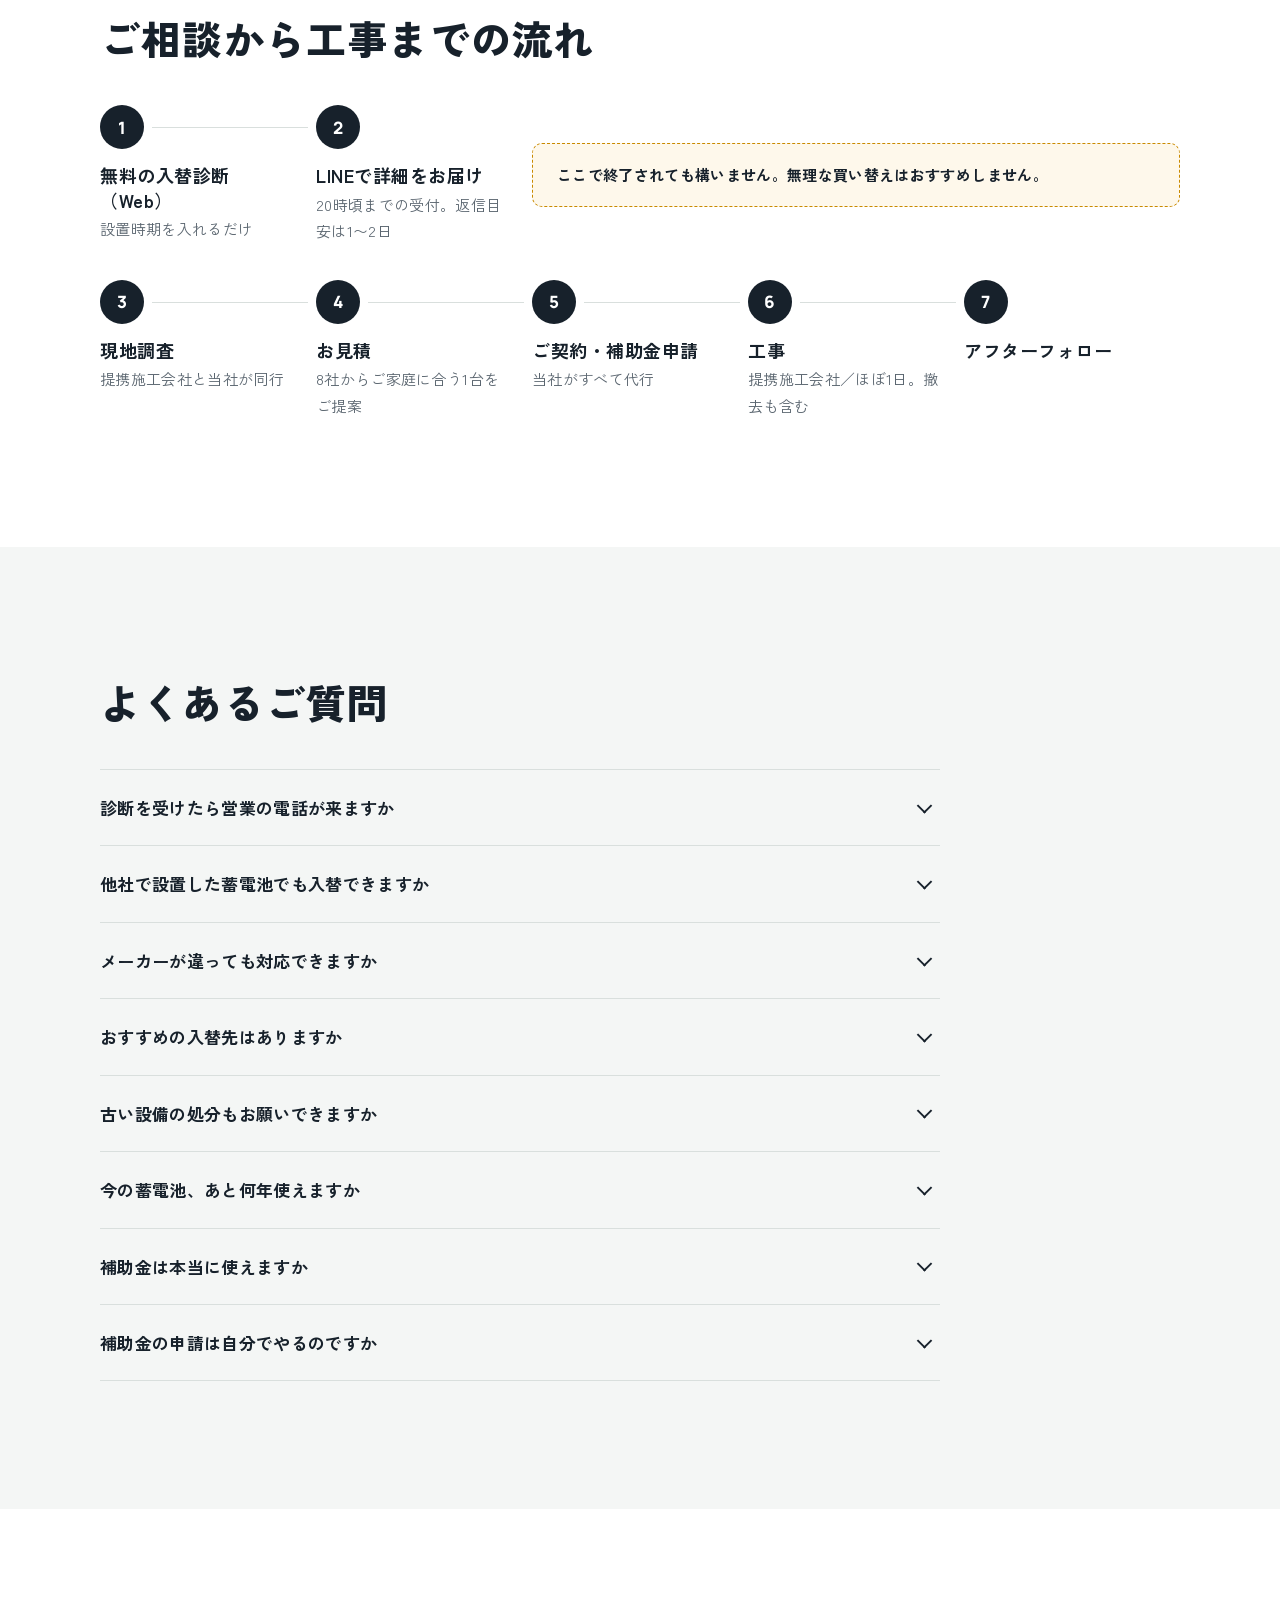
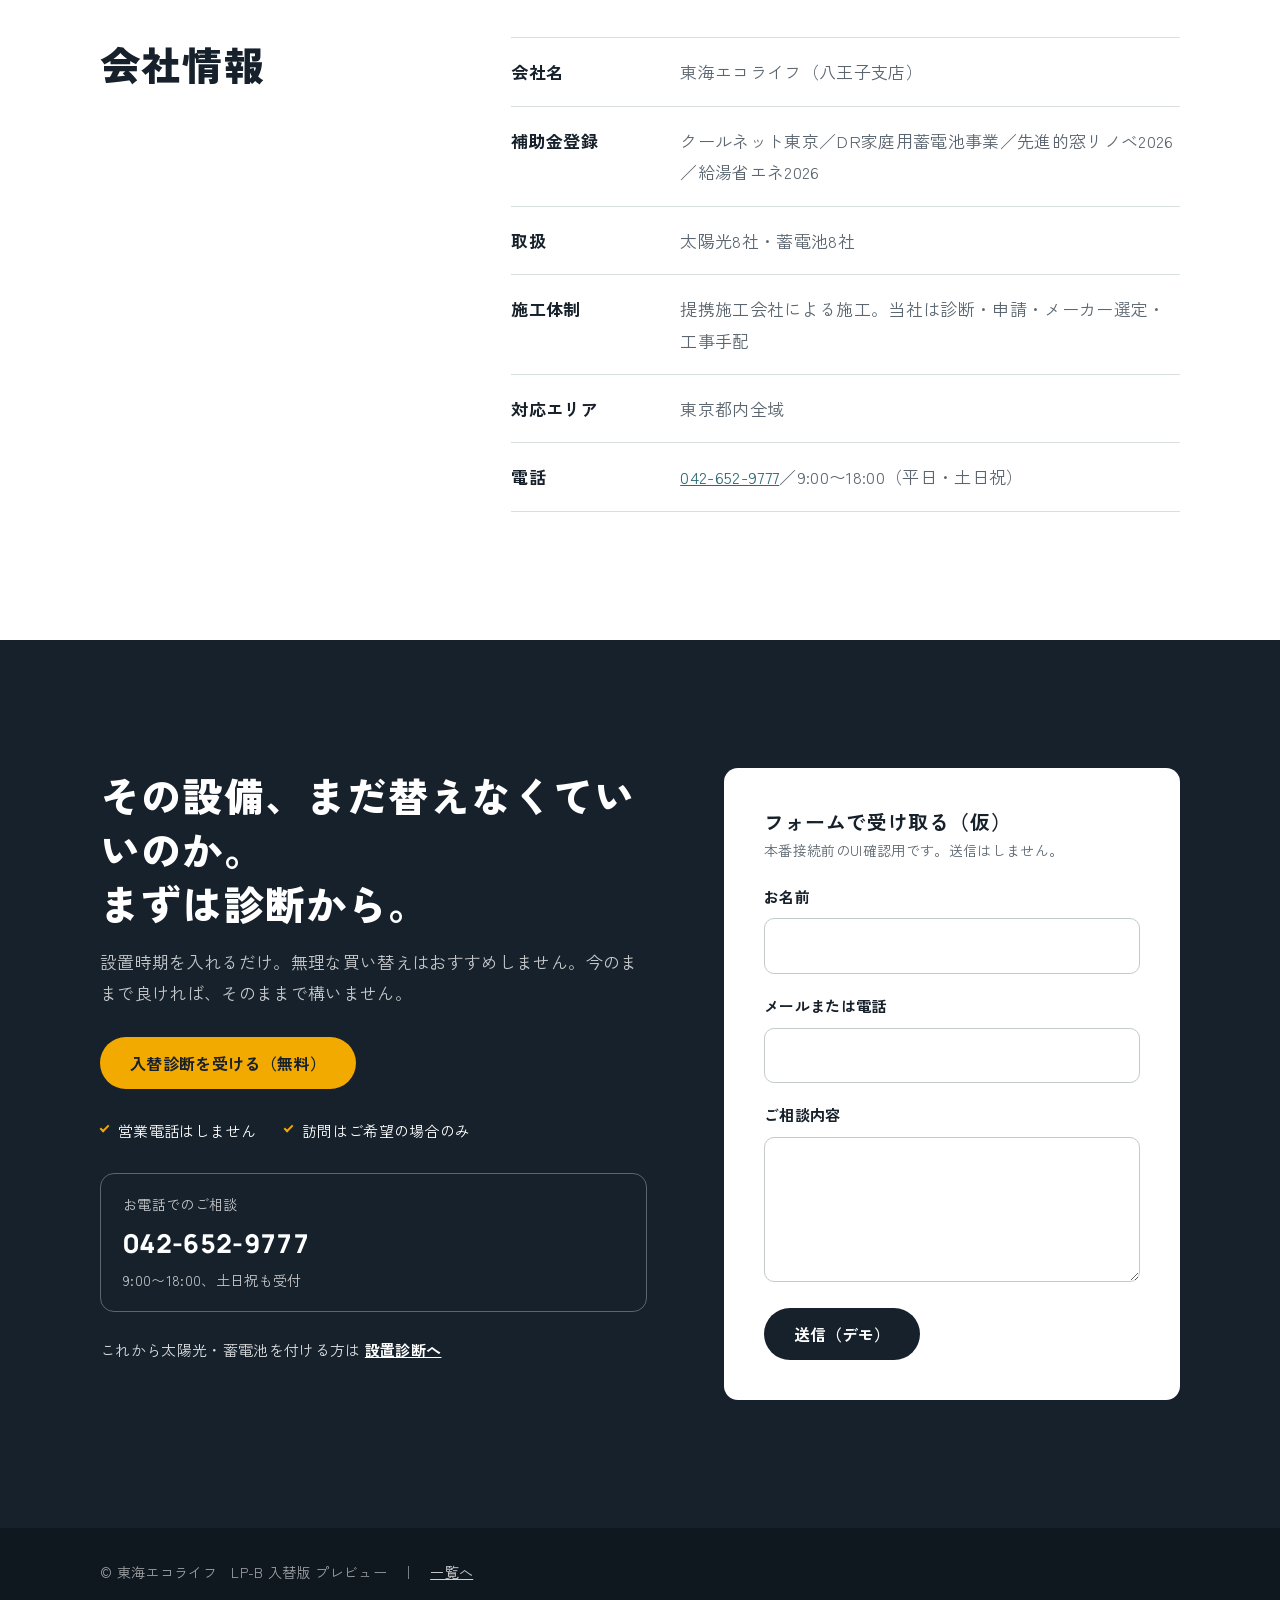
<file: v1/b/index.html>
<!DOCTYPE html>
<html lang="ja">
<head>
  <meta charset="UTF-8">
  <meta name="viewport" content="width=device-width, initial-scale=1.0">
  <title>【仮】蓄電池・太陽光の入替診断｜東海エコライフ</title>
  <meta name="description" content="設置から10年・20年の蓄電池・太陽光。入替診断は無料。他社設置も相談可。東京都内全域。診断後に営業電話はしません。">
  <meta name="robots" content="noindex, nofollow">
  <link rel="preconnect" href="https://fonts.googleapis.com">
  <link rel="preconnect" href="https://fonts.gstatic.com" crossorigin>
  <link href="https://fonts.googleapis.com/css2?family=Zen+Kaku+Gothic+New:wght@400;500;700;900&family=Manrope:wght@500;700;800&display=swap" rel="stylesheet">
  <!-- 共通CSSを先に読み込み、LP-B専用CSSで上書きする -->
  <link rel="stylesheet" href="../shared/shared.css">
  <link rel="stylesheet" href="./assets/css/style.css">
</head>
<body>
  <div class="preview-banner" role="status">仮ページ（LP-B 入替版 プレビュー）／本番未公開・検索非表示</div>

  <!-- ===================== ヘッダー ===================== -->
  <header class="site-header" id="site-header">
    <div class="wrap site-header__inner">
      <a class="site-header__brand" href="#top">東海エコライフ<span>八王子支店</span></a>
      <button class="menu-btn" id="menu-btn" type="button" aria-expanded="false" aria-controls="gnav">メニュー</button>
      <nav class="gnav" id="gnav" aria-label="ページ内メニュー">
        <ul>
          <li><a href="#compare">初期モデルとの比較</a></li>
          <li><a href="#top3">人気順位TOP3</a></li>
          <li><a href="#subsidy">補助金</a></li>
          <li><a href="#cases">入替事例</a></li>
          <li><a href="#faq">よくあるご質問</a></li>
        </ul>
      </nav>
      <a class="site-header__tel num" href="tel:0426529777">042-652-9777</a>
      <a class="btn btn--primary site-header__cta" href="#diagnose" data-track="lpb_replace_header_cta_click">入替診断（無料）</a>
    </div>
  </header>

  <main id="top">

    <!-- ===================== ① ヒーロー ===================== -->
    <section class="hero" aria-labelledby="hero-title">
      <div class="media">
        <img src="../shared/img/stock/solar_roof.jpg" alt="住宅の屋根に並ぶ太陽光パネル（イメージ）" fetchpriority="high">
      </div>
      <div class="hero__inner">
        <div class="wrap">
          <p class="hero__label">蓄電池・太陽光の入替診断</p>
          <h1 id="hero-title" class="hero__title">その蓄電池、<span class="nobr">「まだ使える」と</span><br class="pc-only"><span class="nobr">「使い続けるべき」は</span>違います。</h1>
          <p class="hero__lead">
            2012年ごろの初期モデルは容量4〜10kWh、本体寿命は約10年。<br class="pc-only">
            現在の機種は最大20kWh、メーカー保証20年。2台併設も可能です。
          </p>
          <div class="hero__actions">
            <a class="btn btn--primary" href="#diagnose" data-track="lpb_replace_hero_cta_click">設置時期を入れるだけ。入替診断（無料）</a>
            <a class="btn btn--ghost-light" href="#cases" data-track="lpb_replace_hero_cases_click">入替事例を見る</a>
          </div>
          <ul class="hero__trust">
            <li>東京都内全域に対応（八王子支店）</li>
            <li>他社で設置された設備もご相談いただけます</li>
            <li>診断後に営業電話はしません</li>
          </ul>
          <p class="crosslink crosslink--light">これから設置をお考えの方は<a href="../b-new/" data-track="lpb_replace_crosslink_click" data-track-label="to_new">こちら（設置診断）</a></p>
        </div>
      </div>
    </section>

    <!-- ===================== ② 劣化のサイン ===================== -->
    <section class="section signs" aria-labelledby="signs-title">
      <div class="wrap">
        <h2 id="signs-title" class="section__title">こんなサインが出ていませんか</h2>
        <ul class="sign-list">
          <li>以前より、蓄電池で使える電気の量が減ってきた</li>
          <li>停電時に、動かせる家電が思ったより少ない</li>
          <li>メーカー保証がすでに切れている／もうすぐ切れる</li>
          <li>パワコン（パワーコンディショナー）の寿命が近い、または異音がする</li>
        </ul>
        <p class="section__note">蓄電池もパワコンも消耗品です。壊れてから動くと、補助金の申請タイミングを逃すことがあります。</p>
      </div>
    </section>

    <!-- ===================== ③ 初期モデルと現行モデルの比較 ===================== -->
    <section class="section compare" id="compare" aria-labelledby="compare-title">
      <div class="wrap compare__grid">
        <div>
          <h2 id="compare-title" class="section__title">初期モデルと現行モデルの比較</h2>
          <p class="section__lead">蓄電池が家庭用に普及し始めたのは2012年ごろ。今まさに、その入替時期を迎える世帯が増えています。</p>
        </div>
        <div class="compare-wrap">
          <table class="compare-table">
            <thead>
              <tr>
                <th scope="col">項目</th>
                <th scope="col">初期モデル<small>2012年前後</small></th>
                <th scope="col" class="is-now">現行モデル</th>
              </tr>
            </thead>
            <tbody>
              <tr><th scope="row">容量</th><td>平均4kWh〜10kWh</td><td class="is-now">最大20kWh（単体）</td></tr>
              <tr><th scope="row">併設</th><td>不可が中心</td><td class="is-now">2台併設可能</td></tr>
              <tr><th scope="row">本体寿命</th><td>約10年</td><td class="is-now">20〜25年</td></tr>
              <tr><th scope="row">メーカー保証</th><td>10年前後</td><td class="is-now">20年</td></tr>
              <tr><th scope="row">強み</th><td>当時水準</td><td class="is-now">大幅に向上</td></tr>
            </tbody>
          </table>
          <p class="recommend-note">
            現行モデルは容量が倍以上、メーカー保証も20年と大きく進化しました。東京都にお住まいの場合、2台併設なら補助金も2台分が対象になり得ます（条件によります。断定ではありません）。
            入替先のメーカーは1社に決めていません。次の「人気順位TOP3」を中心に、ご家庭の電気の使い方やご予算に合わせて中立にご提案します。
          </p>
        </div>
      </div>
    </section>

    <!-- ===================== ④ 人気順位TOP3（設備パネル＋カード） ===================== -->
    <section id="top3" aria-labelledby="top3-title">
      <div class="top3-intro">
        <div class="wrap">
          <h2 id="top3-title" class="section__title">人気順位TOP3</h2>
          <p class="section__lead">1社だけを勧めることはしません。屋根の形・ご家族の電気の使い方・ご予算に合わせて、国内外のメーカーから中立にご提案します。</p>
        </div>
      </div>

      <!-- 4-1 蓄電池 -->
      <article class="product" id="battery" aria-labelledby="battery-title">
        <div class="media">
          <img src="../shared/img/stock/residential_solar.jpg" alt="太陽光パネルを載せた住宅が並ぶ街並み（イメージ）" loading="lazy">
        </div>
        <div class="product__body">
          <div class="wrap">
            <p class="product__kicker">電気をためて、夜と停電に備える</p>
            <h3 id="battery-title" class="product__title">蓄電池</h3>
            <p class="product__text">初期モデルから現行モデルへ入れ替えると、ためられる電気の量も保証期間も大きく変わります。</p>
            <ul class="stats">
              <li><span class="stats__value num">20<small>kWh</small></span><span class="stats__label">単体での最大容量</span></li>
              <li><span class="stats__value num">20<small>年</small></span><span class="stats__label">メーカー保証</span></li>
              <li><span class="stats__value num">2<small>台</small></span><span class="stats__label">併設が可能</span></li>
            </ul>
          </div>
        </div>
      </article>
      <div class="top3-area">
        <div class="wrap">
          <h3 class="top3-area__title">蓄電池　人気順位TOP3</h3>
          <div data-top3="battery" data-top3-heading="none"></div>
        </div>
      </div>

      <!-- 4-2 太陽光 -->
      <article class="product product--right" id="solar" aria-labelledby="solar-title">
        <div class="media">
          <img class="media__img--bottom" src="../shared/img/stock/solar_panel.jpg" alt="太陽光パネルのアップ（イメージ）" loading="lazy">
        </div>
        <div class="product__body">
          <div class="wrap">
            <p class="product__kicker">「売る」から「貯めて使う」へ</p>
            <h3 id="solar-title" class="product__title">太陽光の入替・パワコン交換</h3>
            <p class="product__text">設置から20年が近い太陽光発電は、パワコンの寿命を迎えています。FITの買取期間が終わった今が、切り替えのタイミングです。</p>
            <ul class="stats">
              <li><span class="stats__value stats__value--text">パワコン交換</span><span class="stats__label">寿命が近い機器だけの交換も可能</span></li>
              <li><span class="stats__value stats__value--text">蓄電池の追加</span><span class="stats__label">昼につくった電気を夜に使う</span></li>
              <li><span class="stats__value stats__value--text">パネルごと入替</span><span class="stats__label">屋根の形に合わせてご提案</span></li>
            </ul>
          </div>
        </div>
      </article>
      <div class="top3-area">
        <div class="wrap">
          <h3 class="top3-area__title">太陽光パネル　人気順位TOP3</h3>
          <div data-top3="solar" data-top3-heading="none"></div>
          <p class="top3-note">※順位は当社の取扱実績に基づく人気順です（集計期間：【要確認】）。製品写真は東海エコライフ提供の画像です。</p>
          <p class="top3-more">このほかのメーカーもご相談いただけます（太陽光8社・蓄電池8社）。</p>
          <div class="cta-block">
            <a class="btn btn--primary" href="#diagnose" data-track="lpb_replace_top3_cta_click">入替診断を受ける（無料）</a>
          </div>
        </div>
      </div>
    </section>

    <!-- ===================== ⑤ 買い替えのタイミングと東京都の補助金 ===================== -->
    <section class="section subsidy" id="subsidy" aria-labelledby="timing-title">
      <div class="wrap">
        <div class="subsidy__box">
          <h2 id="timing-title" class="section__title">買い替えのタイミングと東京都の補助金</h2>
          <p class="section__lead">東京都の助成金を使って設置した蓄電池には、「処分制限期間」があります。</p>
          <div class="subsidy__rows">
            <div class="subsidy__row is-ok">
              <p class="subsidy__term">6年以上経過</p>
              <p>手続き不要。令和8年度の東京都補助金の申請が可能になります</p>
            </div>
            <div class="subsidy__row">
              <p class="subsidy__term">6年未満</p>
              <p>残存価額に応じた返還金が必要になる場合があります</p>
            </div>
          </div>
          <p class="section__note">
            2012年前後に設置された蓄電池は、すでに6年を大きく超えています。処分制限期間を経過しているため、入替にあたって制度上の制約がなくなり、新たに令和8年度の東京都補助金を申請できる状態です。
            「満額もらえる」とはお約束できません。金額は容量・時期・予算の残りによります。
          </p>
        </div>
      </div>
    </section>

    <!-- ===================== ⑥ 入替診断（main.js がこのidを参照） ===================== -->
    <section class="section diagnose" id="diagnose" aria-labelledby="diagnose-title">
      <div class="wrap diagnose__grid">
        <div class="diagnose__intro">
          <h2 id="diagnose-title" class="section__title">入替診断（無料）</h2>
          <p class="section__lead">お名前・電話番号は不要です。設置時期が分からなくても大丈夫です。</p>
          <ul class="diagnose__points">
            <li>4つの質問に答えるだけ</li>
            <li>結果はその場で表示</li>
            <li>詳しい内容はLINEでお届け</li>
          </ul>
        </div>

        <div class="diagnose__panel">
          <form id="diagnose-form" class="diagnose-form" novalidate>
            <fieldset class="field">
              <legend>1. 蓄電池の設置時期は？</legend>
              <div class="choice-grid">
                <label><input type="radio" name="year" value="2012年以前" required>2012年以前</label>
                <label><input type="radio" name="year" value="2013〜2016">2013〜2016</label>
                <label><input type="radio" name="year" value="2017〜2020">2017〜2020</label>
                <label><input type="radio" name="year" value="2021年以降">2021年以降</label>
              </div>
            </fieldset>
            <fieldset class="field">
              <legend>2. メーカーと容量は分かりますか？</legend>
              <div class="choice-grid">
                <label><input type="radio" name="known" value="分かる" required>分かる</label>
                <label><input type="radio" name="known" value="分からない">分からない</label>
              </div>
              <input id="maker" name="maker" type="text" class="input" placeholder="分かる場合：メーカー・容量（任意）" aria-label="メーカー・容量（任意）">
            </fieldset>
            <fieldset class="field">
              <legend><label for="area">3. お住まいの区市町村は？</label></legend>
              <select id="area" name="area" class="input" required>
                <option value="">選択してください</option>
                <optgroup label="23区">
                  <option>千代田区</option><option>中央区</option><option>港区</option>
                  <option>新宿区</option><option>文京区</option><option>台東区</option>
                  <option>墨田区</option><option>江東区</option><option>品川区</option>
                  <option>目黒区</option><option>大田区</option><option>世田谷区</option>
                  <option>渋谷区</option><option>中野区</option><option>杉並区</option>
                  <option>豊島区</option><option>北区</option><option>荒川区</option>
                  <option>板橋区</option><option>練馬区</option><option>足立区</option>
                  <option>葛飾区</option><option>江戸川区</option>
                </optgroup>
                <optgroup label="北多摩">
                  <option>立川市</option><option>武蔵野市</option><option>三鷹市</option>
                  <option>府中市</option><option>昭島市</option><option>調布市</option>
                  <option>小金井市</option><option>小平市</option><option>東村山市</option>
                  <option>国分寺市</option><option>国立市</option><option>狛江市</option>
                  <option>東大和市</option><option>清瀬市</option><option>東久留米市</option>
                  <option>武蔵村山市</option>
                </optgroup>
                <optgroup label="南多摩">
                  <option>八王子市</option><option>町田市</option><option>日野市</option>
                  <option>多摩市</option><option>稲城市</option>
                </optgroup>
                <optgroup label="西多摩">
                  <option>青梅市</option><option>福生市</option><option>羽村市</option>
                  <option>あきる野市</option><option>瑞穂町</option><option>日の出町</option>
                  <option>檜原村</option><option>奥多摩町</option>
                </optgroup>
                <optgroup label="島しょ">
                  <option>大島町</option><option>利島村</option><option>新島村</option>
                  <option>神津島村</option><option>三宅村</option><option>御蔵島村</option>
                  <option>八丈町</option><option>青ヶ島村</option><option>小笠原村</option>
                </optgroup>
                <option value="other">東京都以外</option>
              </select>
            </fieldset>
            <fieldset class="field">
              <legend>4. 現在気になっている症状は？（複数選択可）</legend>
              <div class="choice-grid">
                <label><input type="checkbox" name="symptom" value="容量低下">容量低下</label>
                <label><input type="checkbox" name="symptom" value="停電時の不足">停電時の不足</label>
                <label><input type="checkbox" name="symptom" value="保証切れ">保証切れ</label>
                <label><input type="checkbox" name="symptom" value="パワコン不調">パワコン不調</label>
              </div>
            </fieldset>
            <p id="form-error" class="form-error" role="alert" hidden></p>
            <button type="submit" class="btn btn--primary btn--block">診断結果を見る</button>
          </form>

          <div id="diagnose-result" class="diagnose-result" hidden>
            <div id="result-out" hidden>
              <h3>申し訳ございません</h3>
              <p>現在は東京都内のご相談を受けております。神奈川・埼玉は、将来広げる予定です。</p>
            </div>
            <div id="result-ok" hidden>
              <h3 id="result-heading"></h3>
              <p id="result-body"></p>
              <p>正確な補助金額と、お使いの機種からの入替先の候補（人気順位TOP3を含む取扱メーカーから中立に比較）をLINEでお届けします。</p>
              <div class="result-cta">
                <a class="btn btn--line btn--block" href="https://line.me/" target="_blank" rel="noopener" data-track="lpb_replace_line_click">LINEで詳しい診断を受け取る</a>
                <p class="tiny">20時頃までのお問い合わせを受け付けております。返信は1〜2日程度を目安にご連絡します。営業電話はいたしません。</p>
                <p class="result-alt">LINEをお使いでない方：<a href="#contact-form">フォームで受け取る</a> ／ お電話 <a href="tel:0426529777">042-652-9777</a>（9:00〜18:00、土日祝も受付）</p>
              </div>
            </div>
          </div>
        </div>
      </div>
    </section>

    <!-- ===================== ⑦ 入替事例 ===================== -->
    <section class="section cases" id="cases" aria-labelledby="cases-title">
      <div class="wrap">
        <h2 id="cases-title" class="section__title">入替事例</h2>
        <p class="section__lead">公開中の事例のみ。施工金額は非公開です。入替前後の内訳は、ご提供後に差し替えます。</p>
        <div class="case-grid">
          <article class="case-card">
            <div class="case-card__media">
              <img class="case-card__img" src="../shared/img/cases/b1.jpg" alt="八王子市 K様邸の施工写真" loading="lazy" width="1477" height="1108">
            </div>
            <p class="case-card__area">八王子市</p>
            <h3 class="case-card__title">太陽光＋蓄電池</h3>
            <ul class="case-card__equip"><li>カナディアン・ソーラー</li></ul>
            <p class="tiny">入替前後の内訳は、事例データ確定後に追記します／写真は実写</p>
          </article>
          <article class="case-card">
            <div class="case-card__media">
              <img class="case-card__img" src="../shared/img/cases/b2.jpg" alt="小平市 Y様邸の施工写真" loading="lazy" width="800" height="600">
            </div>
            <p class="case-card__area">小平市</p>
            <h3 class="case-card__title">太陽光＋蓄電池</h3>
            <ul class="case-card__equip"><li>ネクストエナジー</li></ul>
            <p class="tiny">入替前後の内訳は、事例データ確定後に追記します／写真は実写</p>
          </article>
          <article class="case-card">
            <div class="case-card__media">
              <img class="case-card__img" src="../shared/img/cases/b3.jpg" alt="青梅市 M様邸の施工写真" loading="lazy" width="800" height="600">
            </div>
            <p class="case-card__area">青梅市</p>
            <h3 class="case-card__title">蓄電池</h3>
            <ul class="case-card__equip"><li>DMM.com</li></ul>
            <p class="tiny">入替前後の内訳は、事例データ確定後に追記します／写真は実写</p>
          </article>
        </div>
        <p class="section__note">費用や補助金額など、詳しくはお気軽にお問い合わせください。ここに掲載しきれない過去の事例もございます。写真は公式HPの公開事例です。</p>
        <p class="img-credit">人気順位TOP3の写真：東海エコライフ提供の製品画像。施工写真：自社HP施工事例より</p>
      </div>
    </section>

    <!-- ===================== ⑧ 撤去・処分／ご依頼いただける理由 ===================== -->
    <section class="section reasons" id="removal" aria-labelledby="removal-title">
      <div class="wrap reasons__grid">
        <div>
          <h2 id="removal-title" class="section__title">既存設備の撤去・処分について</h2>
          <p class="section__lead">「古い蓄電池はどうなるの？」という不安もご安心ください。既存設備の撤去・処分まで含めて対応します。</p>
        </div>
        <ul class="reason-list">
          <li>
            <h3>撤去・処分まで含めて対応</h3>
            <p>新しい機器の設置と古い設備の撤去を一緒に行います。工事はほぼ1日で完了します。</p>
          </li>
          <li>
            <h3>他社で設置された設備も対応</h3>
            <p>設置した会社やメーカーを問わず、入替のご相談をお受けします。</p>
          </li>
          <li>
            <h3>メーカーを中立に選定</h3>
            <p>太陽光8社・蓄電池8社の取扱メーカーから、ご家庭に合う1台をご提案します。</p>
          </li>
          <li>
            <h3>補助金の申請はすべて代行</h3>
            <p>国（DR家庭用蓄電池事業）・東京都・区市町村のどの制度も、当社が申請を行います。</p>
          </li>
        </ul>
      </div>
    </section>

    <!-- ===================== ⑨ ご相談から工事までの流れ ===================== -->
    <section class="section flow" id="flow" aria-labelledby="flow-title">
      <div class="wrap">
        <h2 id="flow-title" class="section__title">ご相談から工事までの流れ</h2>
        <ol class="flow-list">
          <li><h3>無料の入替診断（Web）</h3><p>設置時期を入れるだけ</p></li>
          <li><h3>LINEで詳細をお届け</h3><p>20時頃までの受付。返信目安は1〜2日</p></li>
          <li class="flow-list__pause"><p>ここで終了されても構いません。無理な買い替えはおすすめしません。</p></li>
          <li><h3>現地調査</h3><p>提携施工会社と当社が同行</p></li>
          <li><h3>お見積</h3><p>8社からご家庭に合う1台をご提案</p></li>
          <li><h3>ご契約・補助金申請</h3><p>当社がすべて代行</p></li>
          <li><h3>工事</h3><p>提携施工会社／ほぼ1日。撤去も含む</p></li>
          <li><h3>アフターフォロー</h3></li>
        </ol>
      </div>
    </section>

    <!-- ===================== ⑩ よくあるご質問 ===================== -->
    <section class="section faq" id="faq" aria-labelledby="faq-title">
      <div class="wrap">
        <h2 id="faq-title" class="section__title">よくあるご質問</h2>
        <div class="faq-list">
          <details><summary>診断を受けたら営業の電話が来ますか</summary><p>診断後に営業電話はしません。ご連絡はLINE（またはお客様が選んだ連絡方法）で行い、訪問はご希望の場合のみです。</p></details>
          <details><summary>他社で設置した蓄電池でも入替できますか</summary><p>できます。</p></details>
          <details><summary>メーカーが違っても対応できますか</summary><p>できます。取扱8社から最適を選定します。</p></details>
          <details><summary>おすすめの入替先はありますか</summary><p>1社には決めていません。太陽光・蓄電池それぞれの人気順位TOP3を含む取扱メーカーから、電気の使い方やご予算に合わせて中立にご提案します。</p></details>
          <details><summary>古い設備の処分もお願いできますか</summary><p>撤去・処分まで対応します。</p></details>
          <details><summary>今の蓄電池、あと何年使えますか</summary><p>設置時期と症状から、診断で目安をお伝えします。</p></details>
          <details><summary>補助金は本当に使えますか</summary><p>設置から6年経過で申請が可能になることが多いです。金額は容量・時期・予算残によります。「満額」はお約束しません。</p></details>
          <details><summary>補助金の申請は自分でやるのですか</summary><p>すべて当社が代行します。国（DR家庭用蓄電池事業）・東京都・市区町村のどの制度も対応します。</p></details>
        </div>
      </div>
    </section>

    <!-- ===================== ⑪ 会社情報 ===================== -->
    <section class="section company" id="company" aria-labelledby="company-title">
      <div class="wrap company__grid">
        <h2 id="company-title" class="section__title">会社情報</h2>
        <dl class="company-list">
          <div><dt>会社名</dt><dd>東海エコライフ（八王子支店）</dd></div>
          <div><dt>補助金登録</dt><dd>クールネット東京／DR家庭用蓄電池事業／先進的窓リノベ2026／給湯省エネ2026</dd></div>
          <div><dt>取扱</dt><dd>太陽光8社・蓄電池8社</dd></div>
          <div><dt>施工体制</dt><dd>提携施工会社による施工。当社は診断・申請・メーカー選定・工事手配</dd></div>
          <div><dt>対応エリア</dt><dd>東京都内全域</dd></div>
          <div><dt>電話</dt><dd><a href="tel:0426529777">042-652-9777</a>／9:00〜18:00（平日・土日祝）</dd></div>
        </dl>
      </div>
    </section>

    <!-- ===================== ⑫ 最終CTA・フォーム ===================== -->
    <section class="section final-cta" id="final" aria-labelledby="final-title">
      <div class="wrap final-cta__grid">
        <div>
          <h2 id="final-title" class="section__title">その設備、まだ替えなくていいのか。<br class="pc-only">まずは診断から。</h2>
          <p class="section__lead">設置時期を入れるだけ。無理な買い替えはおすすめしません。今のままで良ければ、そのままで構いません。</p>
          <a class="btn btn--primary" href="#diagnose" data-track="lpb_replace_final_cta_click">入替診断を受ける（無料）</a>
          <ul class="hero__trust">
            <li>営業電話はしません</li>
            <li>訪問はご希望の場合のみ</li>
          </ul>
          <a class="channel" href="tel:0426529777">
            <span class="channel__label">お電話でのご相談</span>
            <span class="channel__value num">042-652-9777</span>
            <span class="channel__note">9:00〜18:00、土日祝も受付</span>
          </a>
          <p class="crosslink crosslink--light">これから太陽光・蓄電池を付ける方は<a href="../b-new/" data-track="lpb_replace_crosslink_click" data-track-label="to_new_final">設置診断へ</a></p>
        </div>

        <div class="contact-form-box" id="contact-form">
          <h3>フォームで受け取る（仮）</h3>
          <p class="tiny">本番接続前のUI確認用です。送信はしません。</p>
          <form id="contact-dummy" class="contact-dummy">
            <div class="field">
              <label for="c-name">お名前</label>
              <input id="c-name" class="input" type="text" name="name" autocomplete="name">
            </div>
            <div class="field">
              <label for="c-contact">メールまたは電話</label>
              <input id="c-contact" class="input" type="text" name="contact">
            </div>
            <div class="field">
              <label for="c-message">ご相談内容</label>
              <textarea id="c-message" class="input" name="message" rows="4"></textarea>
            </div>
            <button type="submit" class="btn btn--secondary">送信（デモ）</button>
            <p id="contact-msg" class="tiny" role="status" hidden></p>
          </form>
        </div>
      </div>
    </section>
  </main>

  <footer class="site-footer">
    <div class="wrap"><p>© 東海エコライフ　LP-B 入替版 プレビュー　｜　<a href="../">一覧へ</a></p></div>
  </footer>

  <!-- スマホ固定CTA（main.js が診断セクション表示中に .is-hidden を付ける） -->
  <div class="sticky-cta">
    <a class="btn btn--ghost-dark" href="tel:0426529777">電話で相談</a>
    <a class="btn btn--primary" href="#diagnose" data-track="lpb_replace_sticky_cta_click">入替診断を受ける</a>
  </div>

  <script src="../shared/track.js"></script>
  <script src="../shared/top3.js"></script>
  <script src="./assets/js/main.js"></script>
  <script src="./assets/js/ui.js"></script>
</body>
</html>
</file>
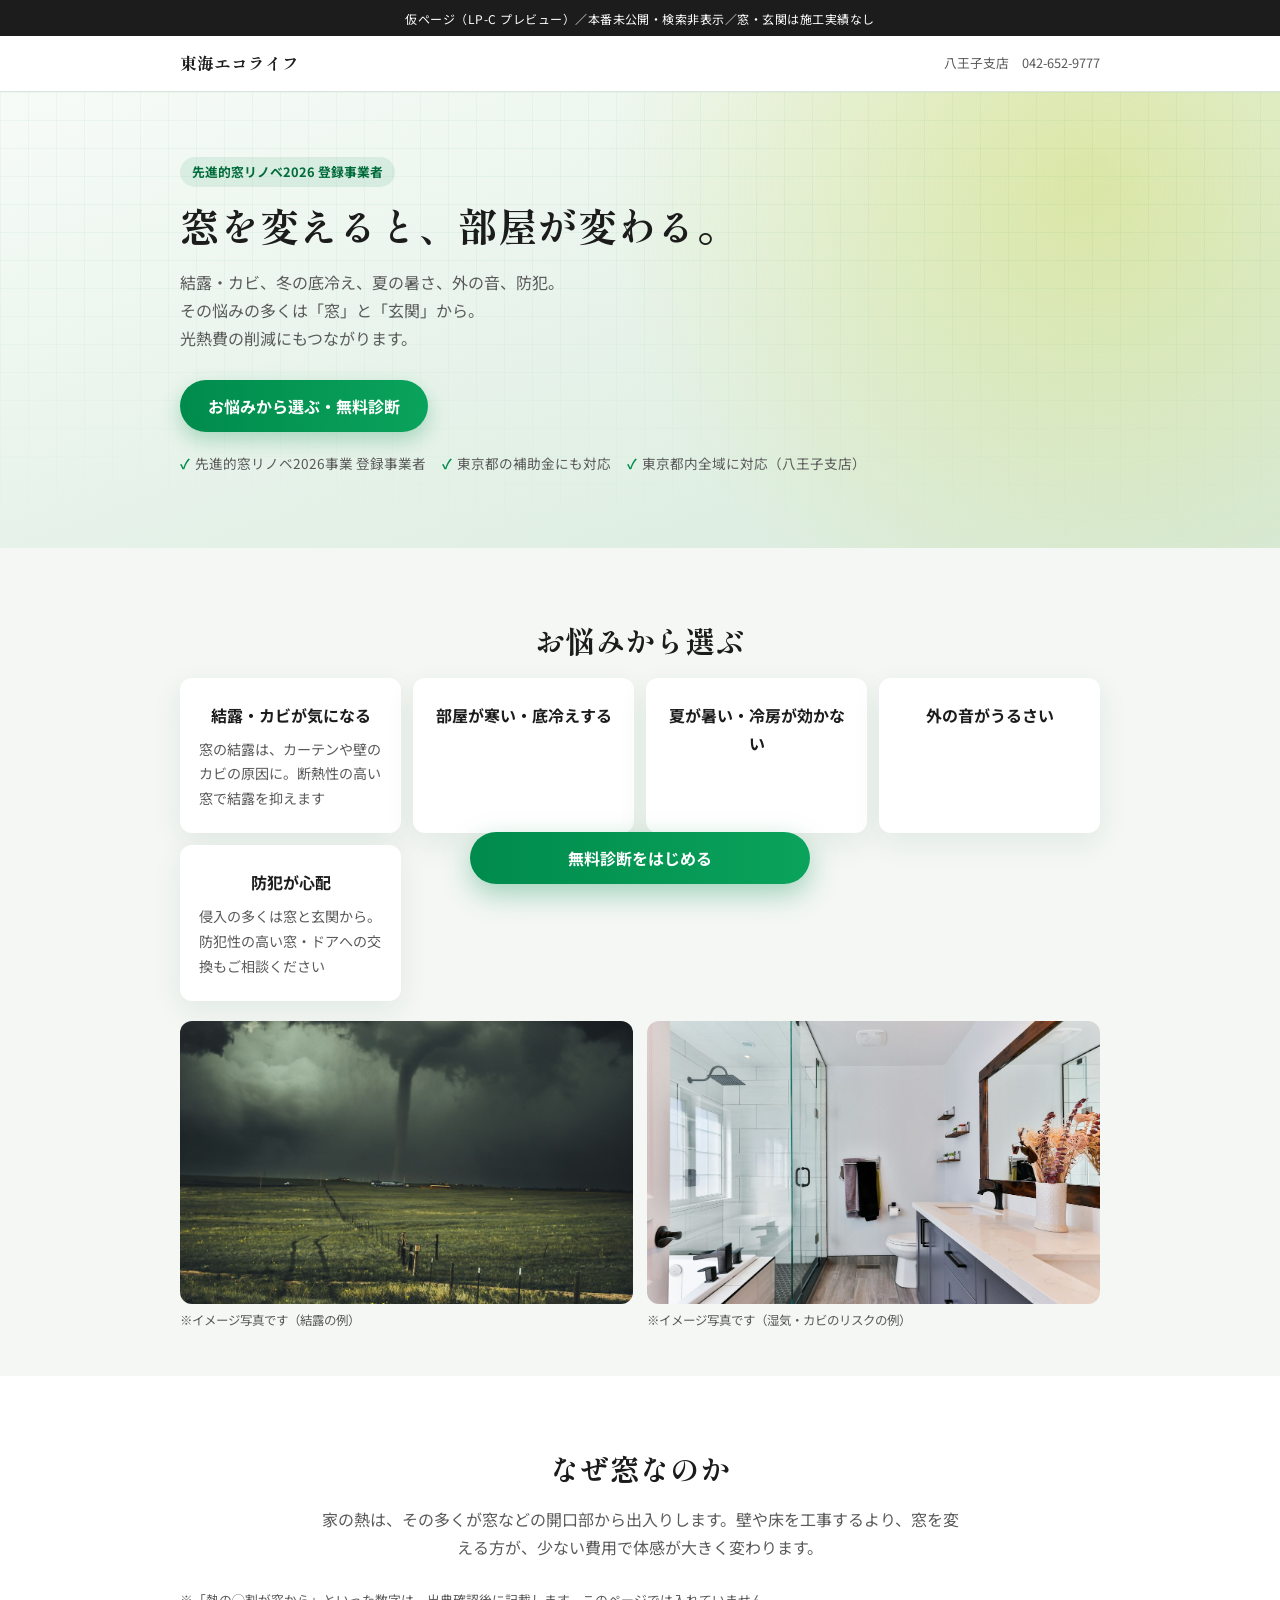
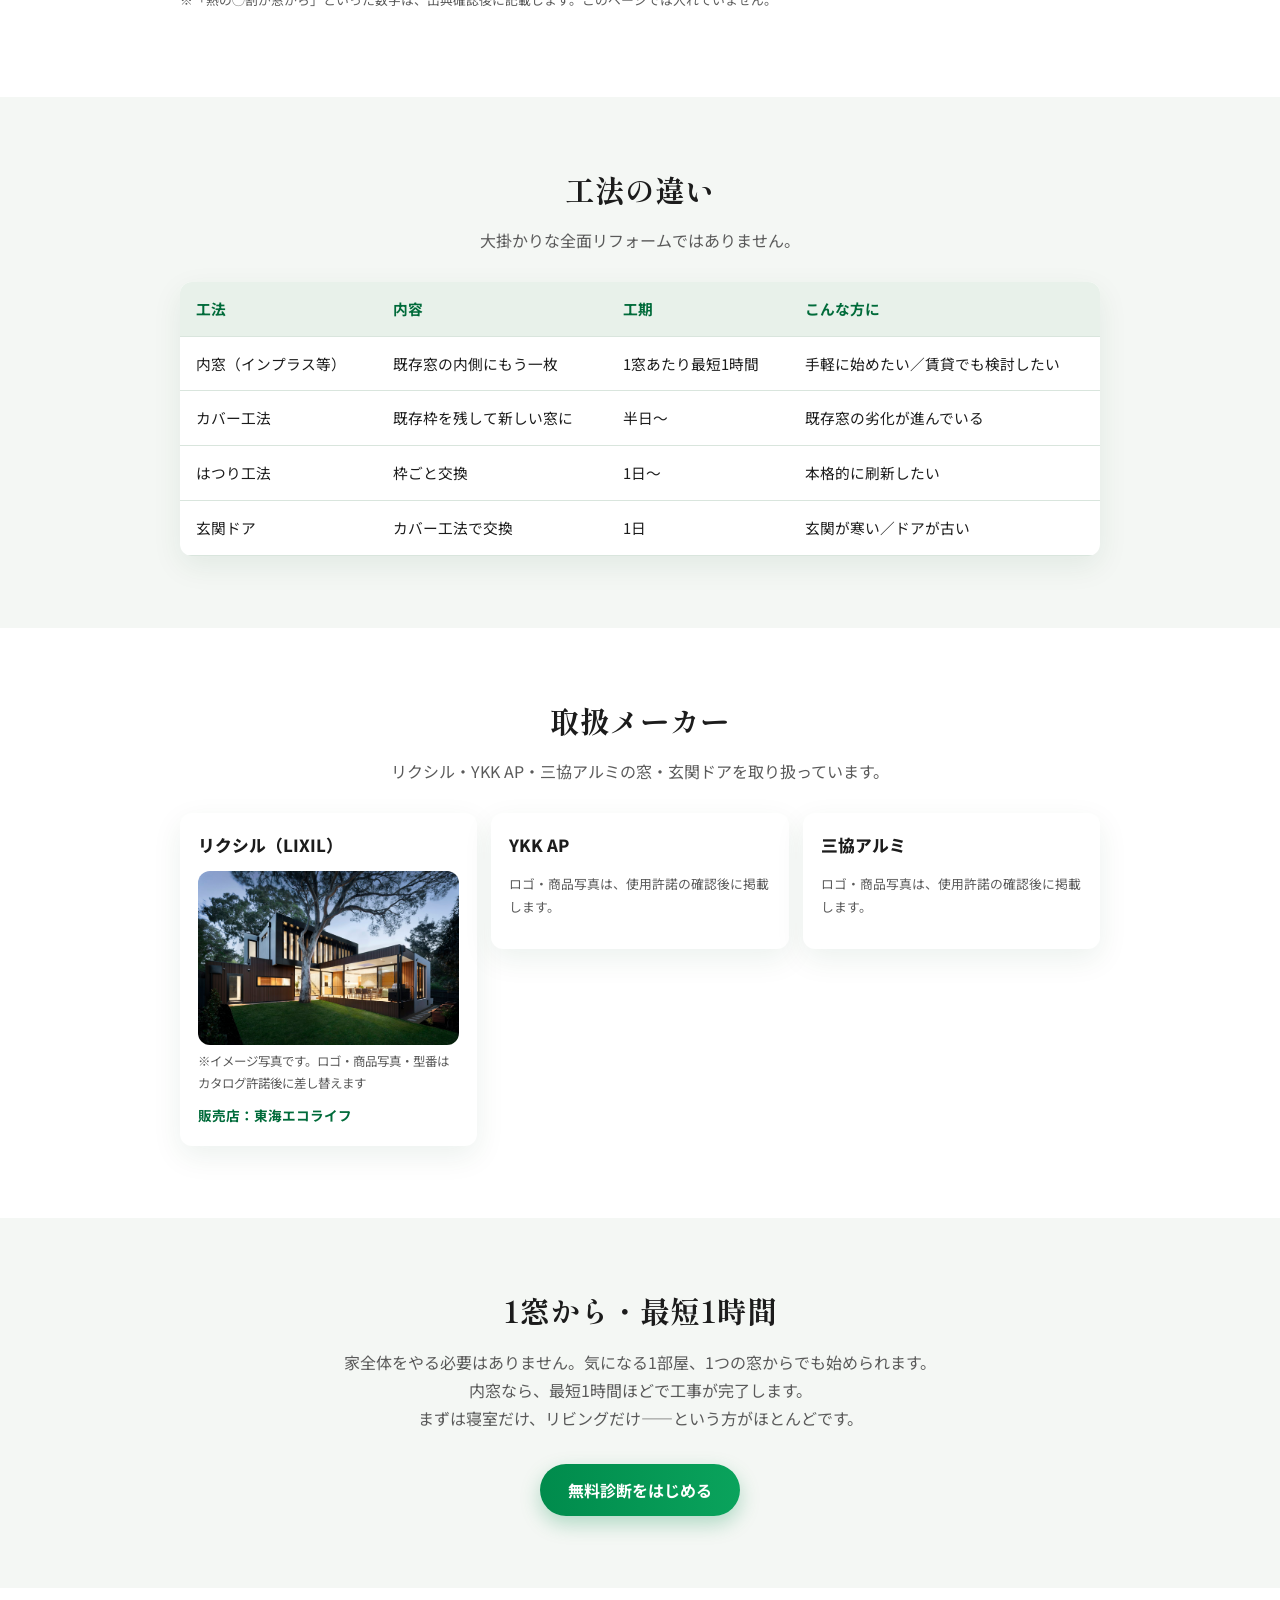
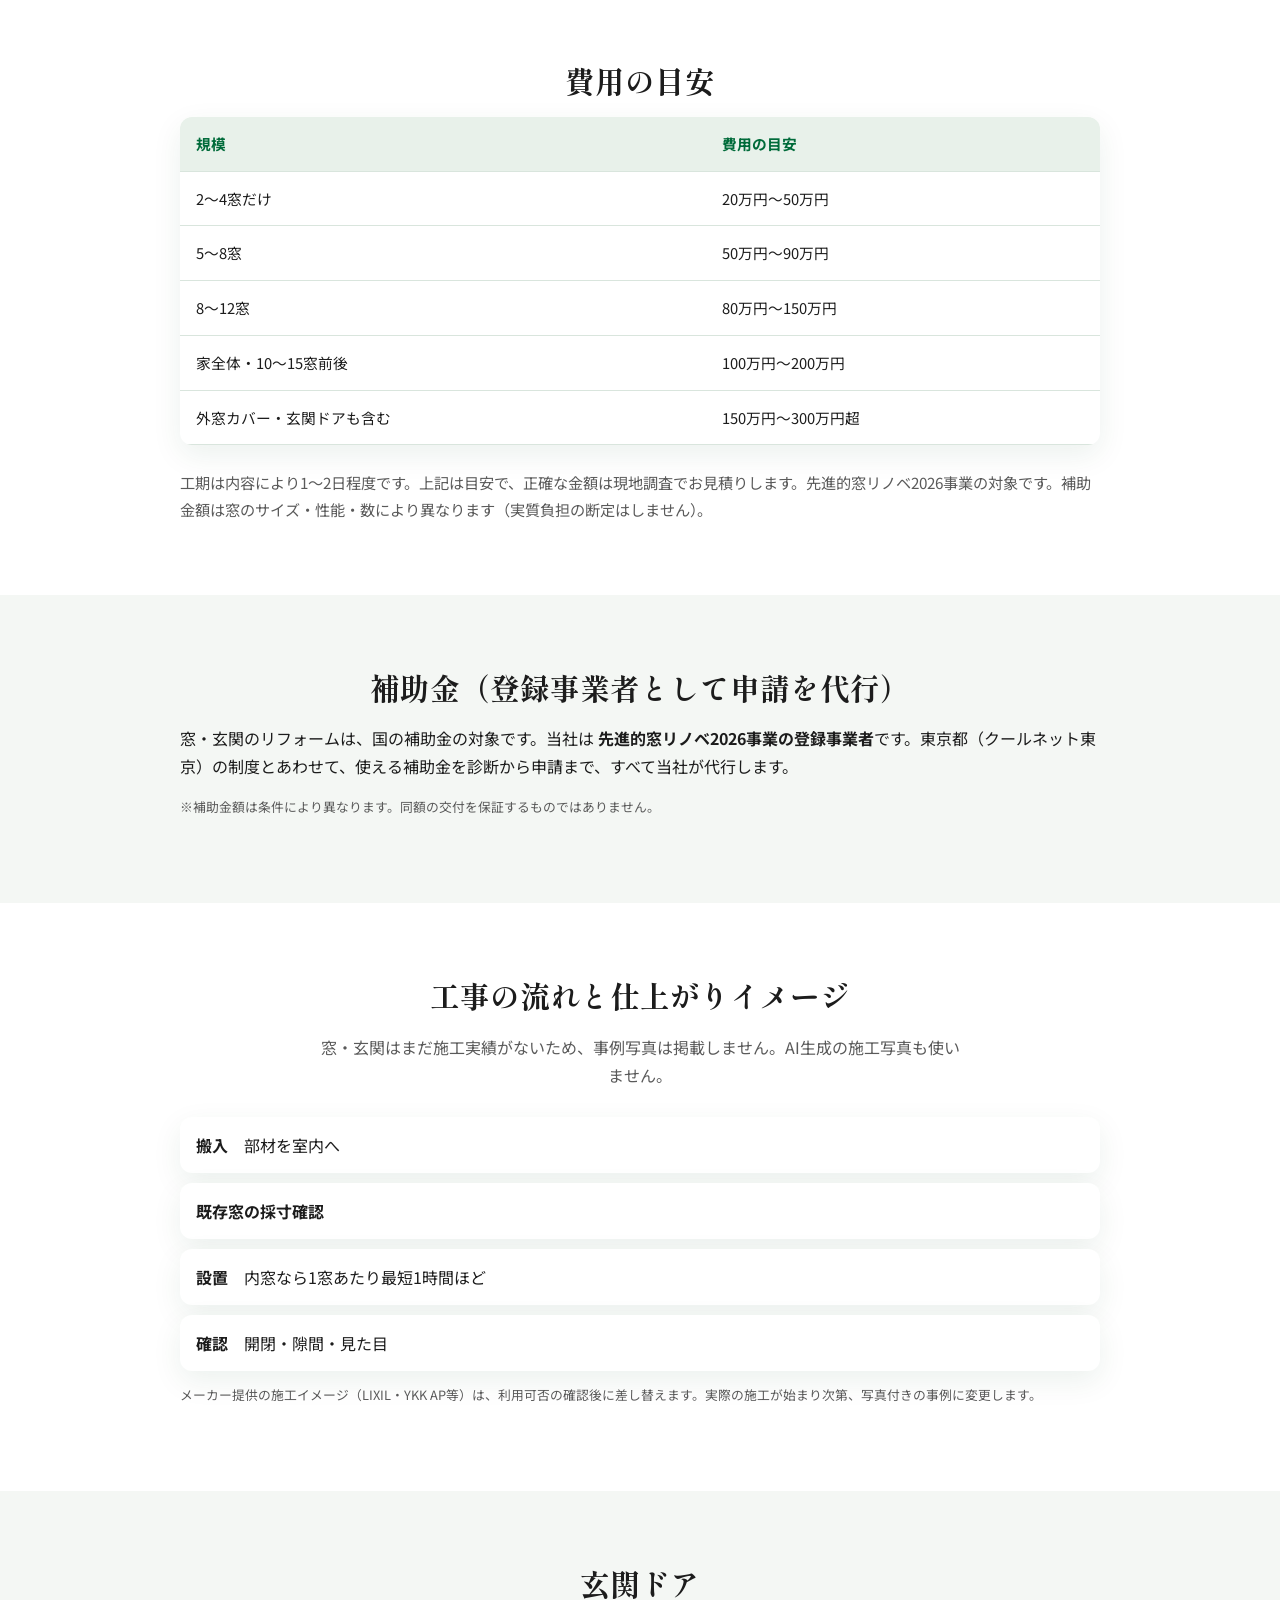
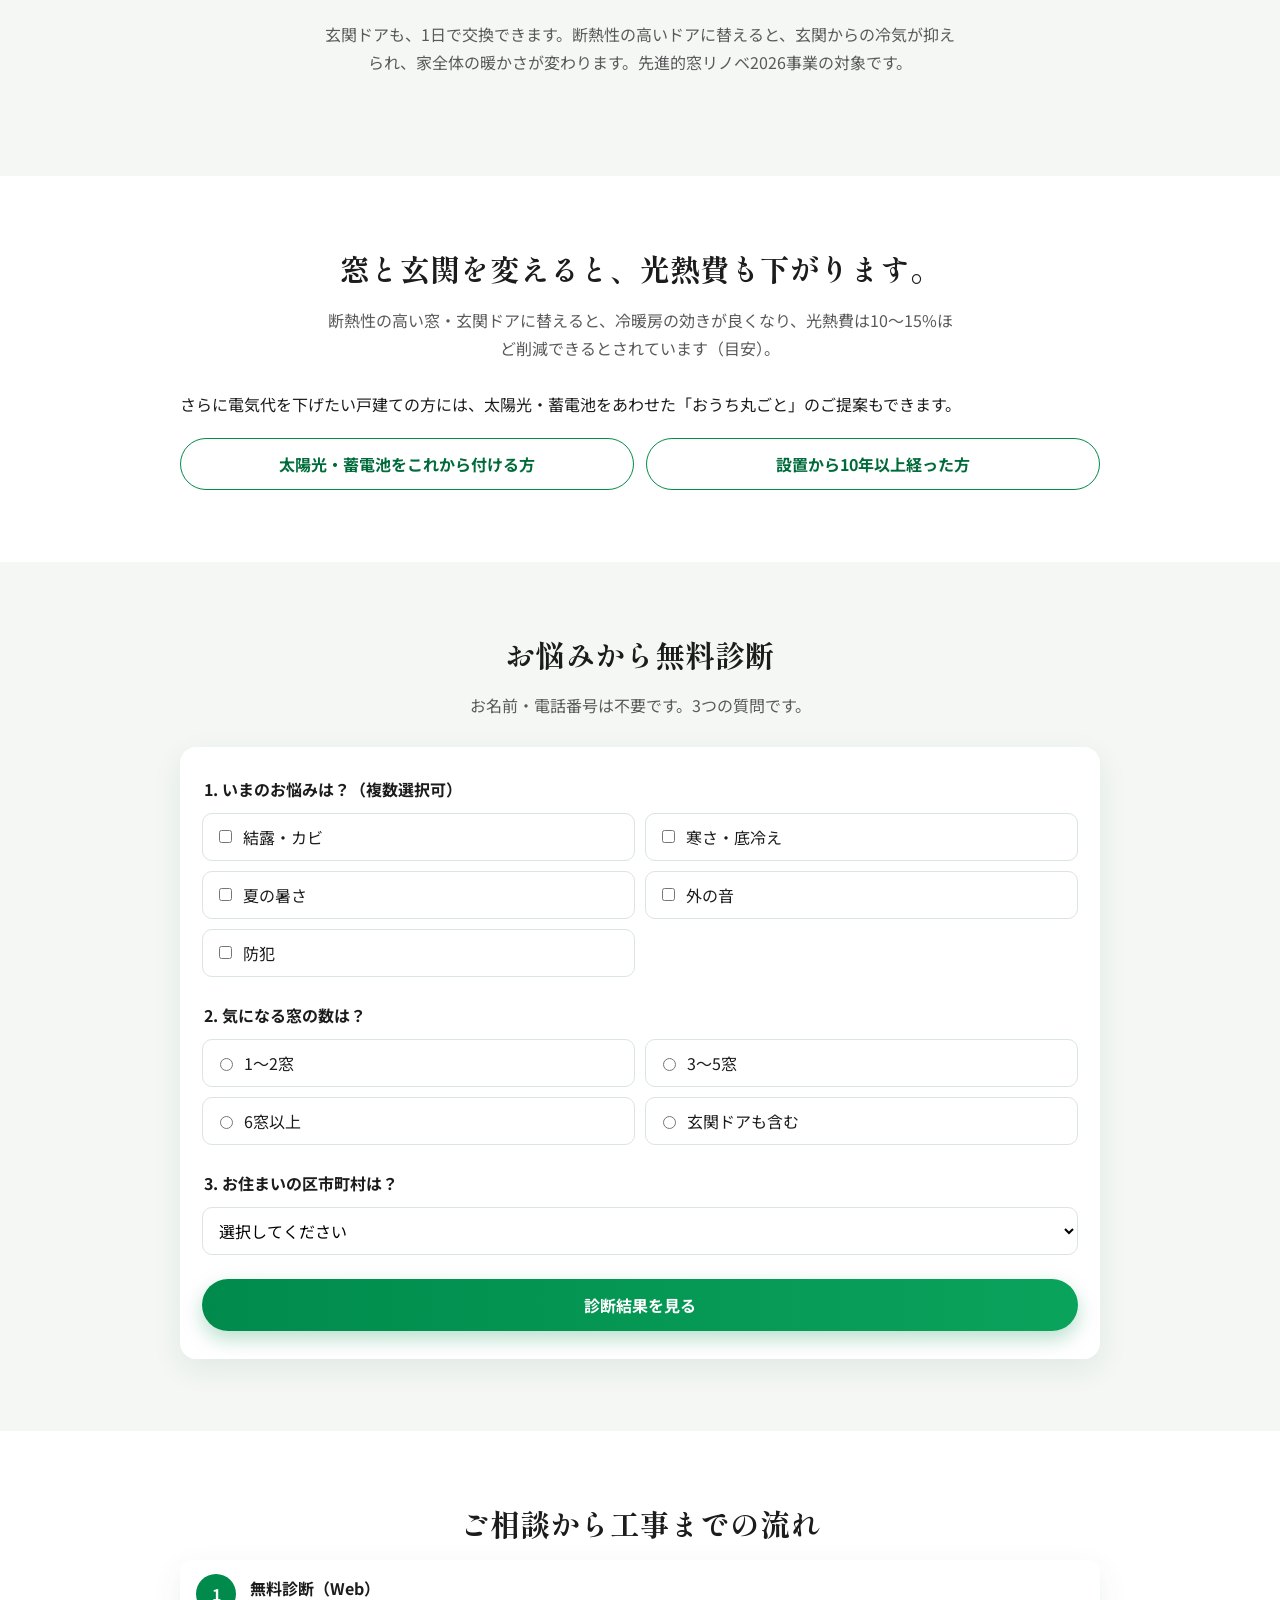
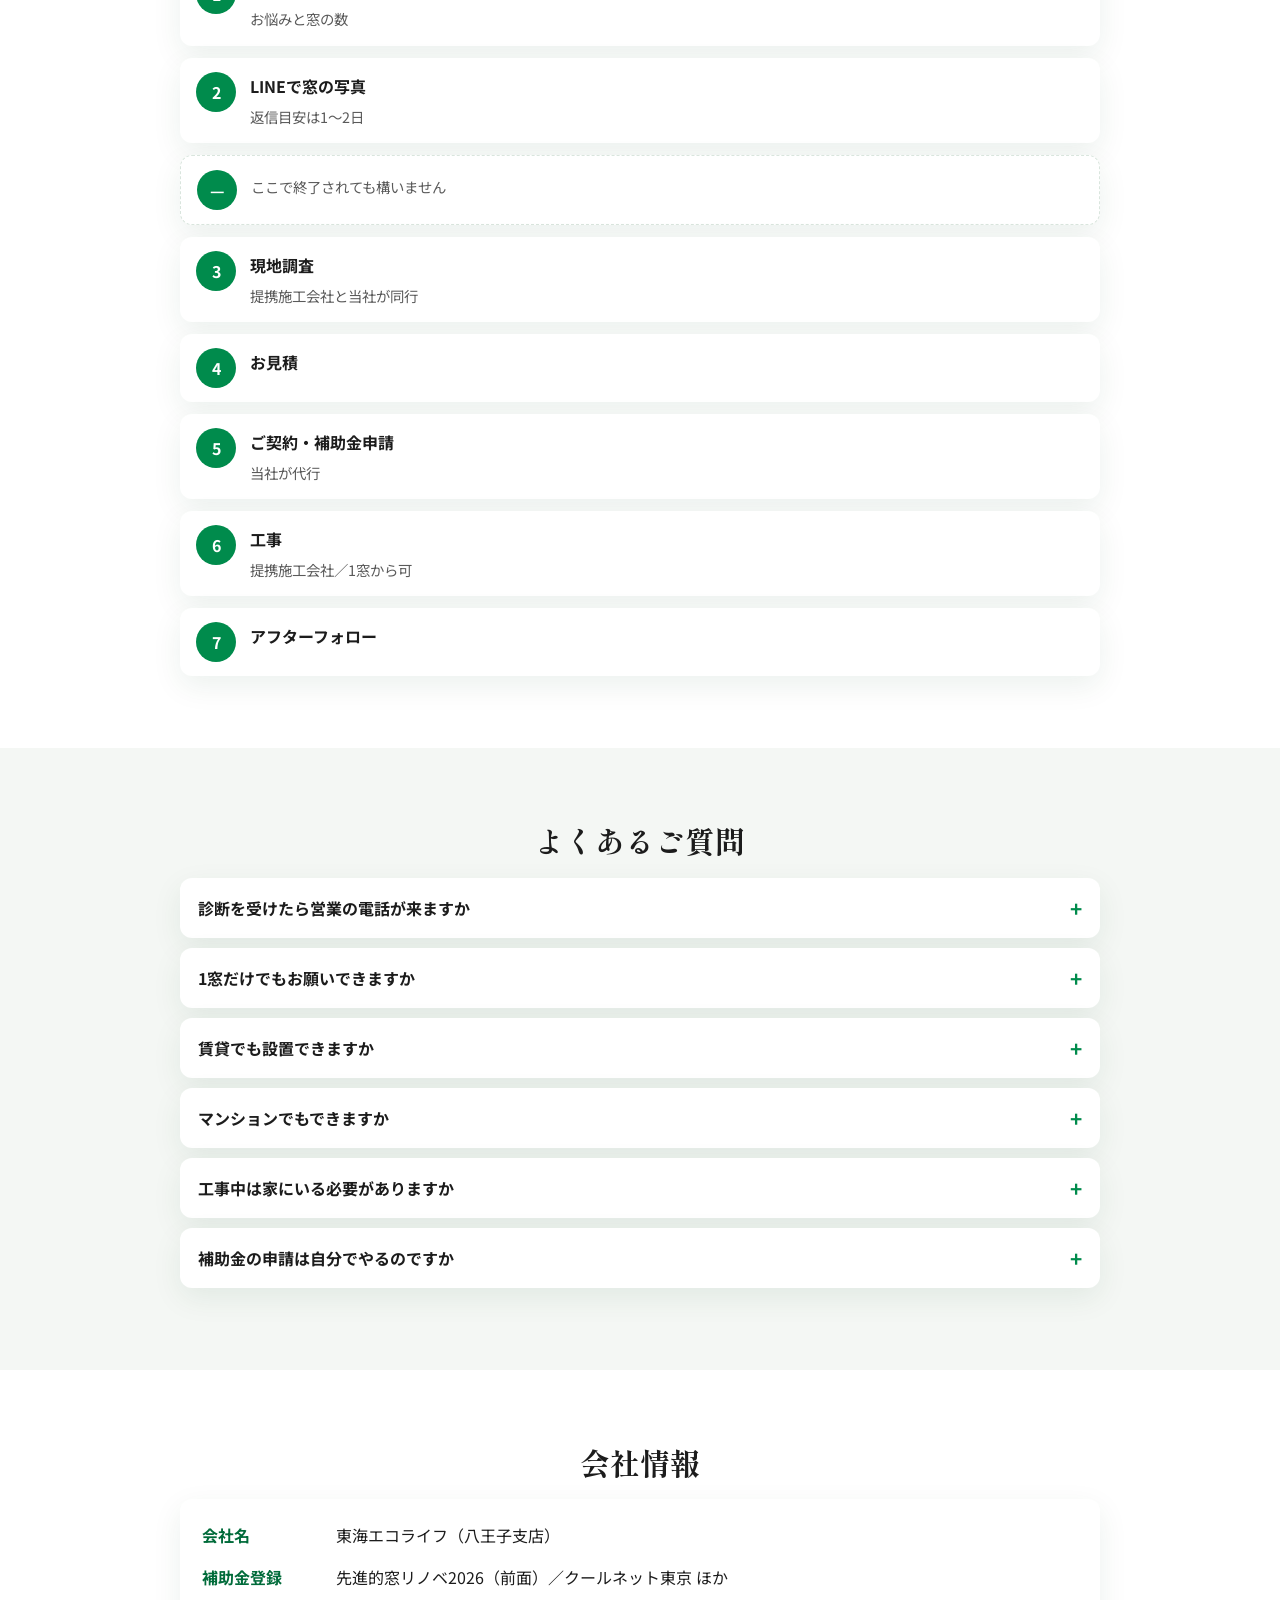
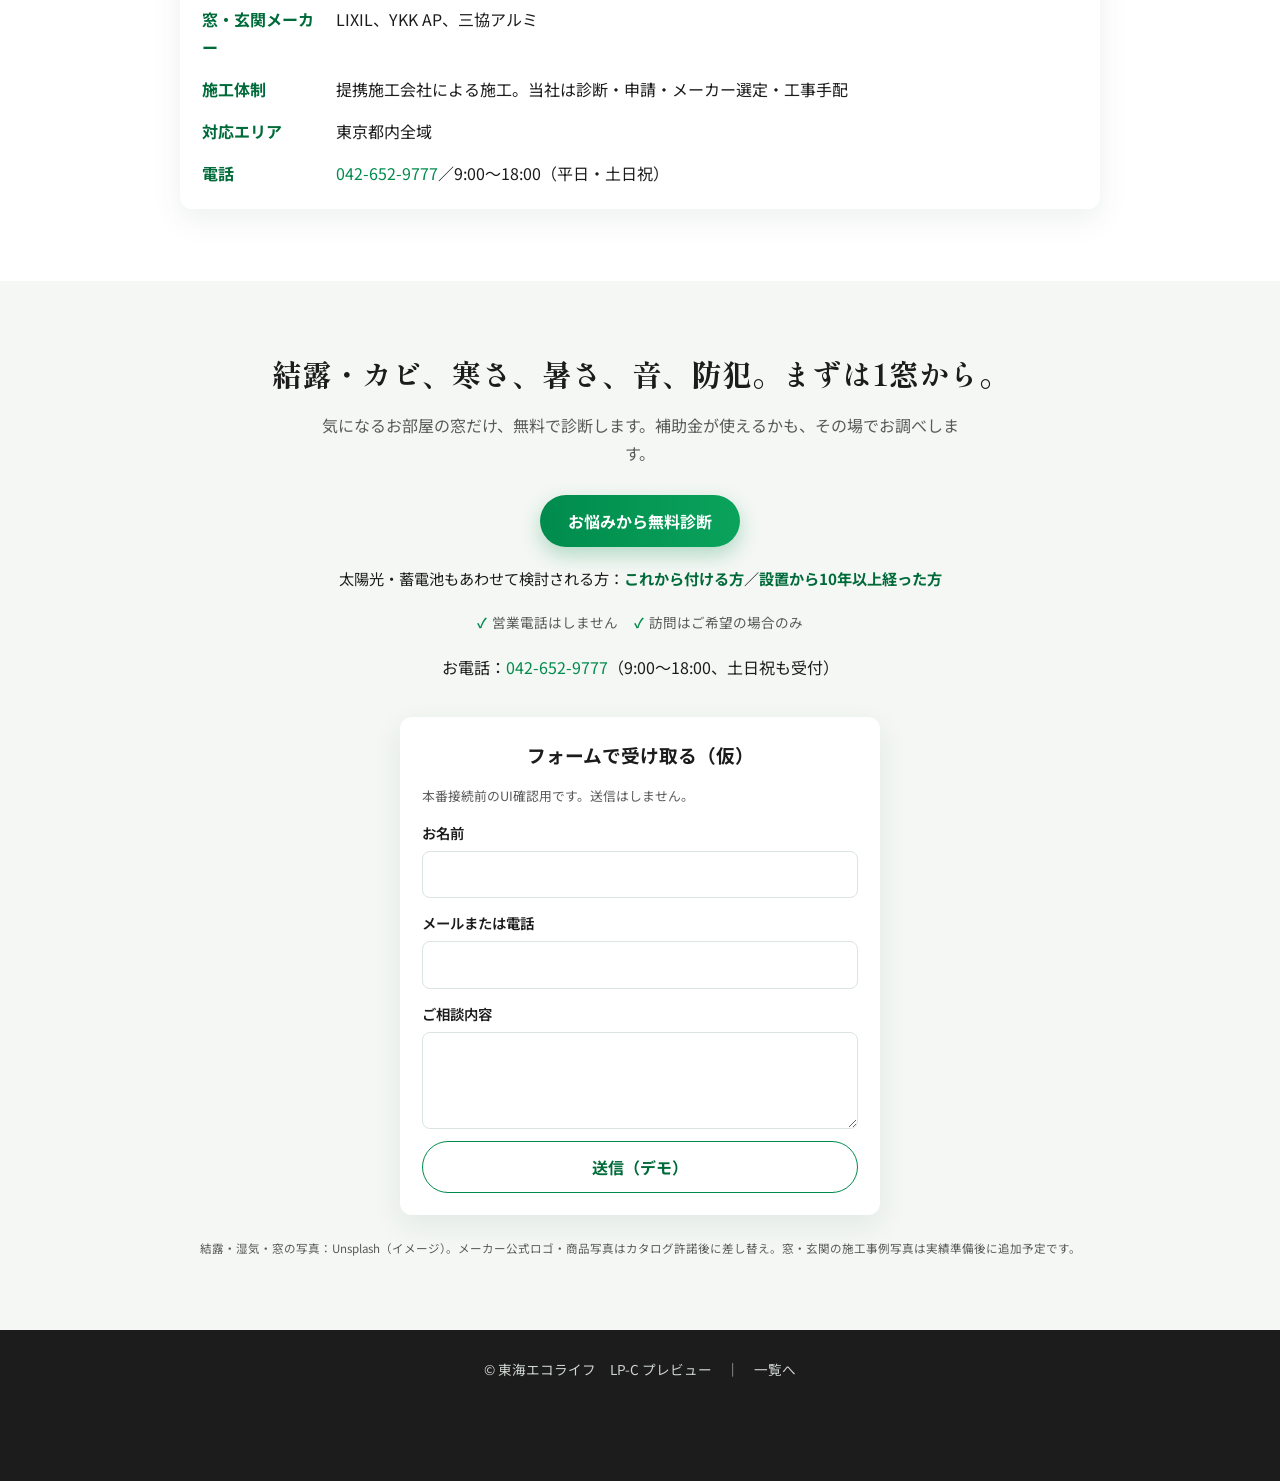
<file: v1/c/index.html>
<!DOCTYPE html>
<html lang="ja">
<head>
  <meta charset="UTF-8">
  <meta name="viewport" content="width=device-width, initial-scale=1.0">
  <title>【仮】マドリノベ（窓・玄関ドア）｜東海エコライフ</title>
  <meta name="description" content="結露・カビ、冬の底冷え、夏の暑さ、外の音、防犯。光熱費の削減にも。1窓から、最短1時間。先進的窓リノベ2026登録事業者。東京都内全域。">
  <meta name="robots" content="noindex, nofollow">
  <link rel="preconnect" href="https://fonts.googleapis.com">
  <link rel="preconnect" href="https://fonts.gstatic.com" crossorigin>
  <link href="https://fonts.googleapis.com/css2?family=Noto+Sans+JP:wght@400;500;700;800&family=Shippori+Mincho:wght@600;700&display=swap" rel="stylesheet">
  <link rel="stylesheet" href="./assets/css/style.css">
  <link rel="stylesheet" href="../shared/shared.css">
</head>
<body>
  <div class="preview-banner" role="status">仮ページ（LP-C プレビュー）／本番未公開・検索非表示／窓・玄関は施工実績なし</div>
  <header class="site-header">
    <div class="inner site-header__inner">
      <a class="site-header__brand" href="#top">東海エコライフ</a>
      <p class="site-header__meta">八王子支店　042-652-9777</p>
    </div>
  </header>

  <main id="top">
    <section class="hero" aria-labelledby="hero-title">
      <div class="hero__bg" aria-hidden="true"></div>
      <div class="inner">
        <p class="hero__label">先進的窓リノベ2026 登録事業者</p>
        <h1 id="hero-title" class="hero__title">窓を変えると、部屋が変わる。</h1>
        <p class="hero__lead">
          結露・カビ、冬の底冷え、夏の暑さ、外の音、防犯。<br>
          その悩みの多くは「窓」と「玄関」から。<br>
          光熱費の削減にもつながります。
        </p>
        <a class="btn btn--primary" href="#diagnose" data-track="lpc_hero_cta_click">お悩みから選ぶ・無料診断</a>
        <ul class="hero__trust">
          <li>先進的窓リノベ2026事業 登録事業者</li>
          <li>東京都の補助金にも対応</li>
          <li>東京都内全域に対応（八王子支店）</li>
        </ul>
      </div>
    </section>

    <section class="section" id="worries" aria-labelledby="worries-title">
      <div class="inner">
        <h2 id="worries-title" class="section__title">お悩みから選ぶ</h2>
        <div class="worry-grid">
          <a class="worry-card" href="#why" data-worry="結露・カビ">
            <span class="worry-card__title">結露・カビが気になる</span>
            <span class="worry-card__text">窓の結露は、カーテンや壁のカビの原因に。断熱性の高い窓で結露を抑えます</span>
          </a>
          <a class="worry-card" href="#why" data-worry="寒さ・底冷え"><span class="worry-card__title">部屋が寒い・底冷えする</span></a>
          <a class="worry-card" href="#why" data-worry="夏の暑さ"><span class="worry-card__title">夏が暑い・冷房が効かない</span></a>
          <a class="worry-card" href="#why" data-worry="外の音"><span class="worry-card__title">外の音がうるさい</span></a>
          <a class="worry-card" href="#why" data-worry="防犯">
            <span class="worry-card__title">防犯が心配</span>
            <span class="worry-card__text">侵入の多くは窓と玄関から。防犯性の高い窓・ドアへの交換もご相談ください</span>
          </a>
        </div>
        <div class="image-row">
          <figure>
            <img src="../shared/img/stock/window_condensation.jpg" alt="窓ガラスに付いた水滴のイメージ" width="960" height="540" loading="lazy">
            <figcaption class="img-caption">※イメージ写真です（結露の例）</figcaption>
          </figure>
          <figure>
            <img src="../shared/img/stock/wall_damp.jpg" alt="湿気のある室内壁まわりのイメージ" width="960" height="540" loading="lazy">
            <figcaption class="img-caption">※イメージ写真です（湿気・カビのリスクの例）</figcaption>
          </figure>
        </div>
      </div>
    </section>

    <section class="section" id="why" aria-labelledby="why-title">
      <div class="inner">
        <h2 id="why-title" class="section__title">なぜ窓なのか</h2>
        <p class="section__lead">
          家の熱は、その多くが窓などの開口部から出入りします。壁や床を工事するより、窓を変える方が、少ない費用で体感が大きく変わります。
        </p>
        <p class="tiny">※「熱の◯割が窓から」といった数字は、出典確認後に記載します。このページでは入れていません。</p>
      </div>
    </section>

    <section class="section" id="methods" aria-labelledby="methods-title">
      <div class="inner">
        <h2 id="methods-title" class="section__title">工法の違い</h2>
        <p class="section__lead">大掛かりな全面リフォームではありません。</p>
        <div class="table-wrap">
          <table class="data-table">
            <thead>
              <tr><th>工法</th><th>内容</th><th>工期</th><th>こんな方に</th></tr>
            </thead>
            <tbody>
              <tr><td>内窓（インプラス等）</td><td>既存窓の内側にもう一枚</td><td>1窓あたり最短1時間</td><td>手軽に始めたい／賃貸でも検討したい</td></tr>
              <tr><td>カバー工法</td><td>既存枠を残して新しい窓に</td><td>半日〜</td><td>既存窓の劣化が進んでいる</td></tr>
              <tr><td>はつり工法</td><td>枠ごと交換</td><td>1日〜</td><td>本格的に刷新したい</td></tr>
              <tr><td>玄関ドア</td><td>カバー工法で交換</td><td>1日</td><td>玄関が寒い／ドアが古い</td></tr>
            </tbody>
          </table>
        </div>
      </div>
    </section>

    <section class="section" id="makers" aria-labelledby="makers-title">
      <div class="inner">
        <h2 id="makers-title" class="section__title">取扱メーカー</h2>
        <p class="section__lead">リクシル・YKK AP・三協アルミの窓・玄関ドアを取り扱っています。</p>
        <div class="maker-grid">
          <article class="maker-card">
            <p class="maker-card__name">リクシル（LIXIL）</p>
            <img class="media-fill" src="../shared/img/stock/modern_window.jpg" alt="断熱性の高い窓まわりのイメージ" width="800" height="600" loading="lazy">
            <p class="img-caption">※イメージ写真です。ロゴ・商品写真・型番はカタログ許諾後に差し替えます</p>
            <p class="maker-card__dealer">販売店：東海エコライフ</p>
          </article>
          <article class="maker-card">
            <p class="maker-card__name">YKK AP</p>
            <p class="tiny">ロゴ・商品写真は、使用許諾の確認後に掲載します。</p>
          </article>
          <article class="maker-card">
            <p class="maker-card__name">三協アルミ</p>
            <p class="tiny">ロゴ・商品写真は、使用許諾の確認後に掲載します。</p>
          </article>
        </div>
      </div>
    </section>

    <section class="section" id="easy" aria-labelledby="easy-title">
      <div class="inner">
        <h2 id="easy-title" class="section__title">1窓から・最短1時間</h2>
        <p class="section__lead">
          家全体をやる必要はありません。気になる1部屋、1つの窓からでも始められます。<br>
          内窓なら、最短1時間ほどで工事が完了します。<br>
          まずは寝室だけ、リビングだけ——という方がほとんどです。
        </p>
        <div class="cta-block">
          <a class="btn btn--primary" href="#diagnose">無料診断をはじめる</a>
        </div>
      </div>
    </section>

    <section class="section" id="price" aria-labelledby="price-title">
      <div class="inner">
        <h2 id="price-title" class="section__title">費用の目安</h2>
        <div class="table-wrap">
          <table class="data-table">
            <thead><tr><th>規模</th><th>費用の目安</th></tr></thead>
            <tbody>
              <tr><td>2〜4窓だけ</td><td>20万円〜50万円</td></tr>
              <tr><td>5〜8窓</td><td>50万円〜90万円</td></tr>
              <tr><td>8〜12窓</td><td>80万円〜150万円</td></tr>
              <tr><td>家全体・10〜15窓前後</td><td>100万円〜200万円</td></tr>
              <tr><td>外窓カバー・玄関ドアも含む</td><td>150万円〜300万円超</td></tr>
            </tbody>
          </table>
        </div>
        <p class="section__note">工期は内容により1〜2日程度です。上記は目安で、正確な金額は現地調査でお見積りします。先進的窓リノベ2026事業の対象です。補助金額は窓のサイズ・性能・数により異なります（実質負担の断定はしません）。</p>
      </div>
    </section>

    <section class="section" id="subsidy" aria-labelledby="subsidy-title">
      <div class="inner">
        <h2 id="subsidy-title" class="section__title">補助金（登録事業者として申請を代行）</h2>
        <p>
          窓・玄関のリフォームは、国の補助金の対象です。当社は <strong>先進的窓リノベ2026事業の登録事業者</strong>です。東京都（クールネット東京）の制度とあわせて、使える補助金を診断から申請まで、すべて当社が代行します。
        </p>
        <p class="tiny">※補助金額は条件により異なります。同額の交付を保証するものではありません。</p>
      </div>
    </section>

    <section class="section" id="flow-image" aria-labelledby="image-title">
      <div class="inner">
        <h2 id="image-title" class="section__title">工事の流れと仕上がりイメージ</h2>
        <p class="section__lead">窓・玄関はまだ施工実績がないため、事例写真は掲載しません。AI生成の施工写真も使いません。</p>
        <ol class="flow-mini">
          <li><strong>搬入</strong>　部材を室内へ</li>
          <li><strong>既存窓の採寸確認</strong></li>
          <li><strong>設置</strong>　内窓なら1窓あたり最短1時間ほど</li>
          <li><strong>確認</strong>　開閉・隙間・見た目</li>
        </ol>
        <p class="tiny">メーカー提供の施工イメージ（LIXIL・YKK AP等）は、利用可否の確認後に差し替えます。実際の施工が始まり次第、写真付きの事例に変更します。</p>
      </div>
    </section>

    <section class="section" id="door" aria-labelledby="door-title">
      <div class="inner">
        <h2 id="door-title" class="section__title">玄関ドア</h2>
        <p class="section__lead">
          玄関ドアも、1日で交換できます。断熱性の高いドアに替えると、玄関からの冷気が抑えられ、家全体の暖かさが変わります。先進的窓リノベ2026事業の対象です。
        </p>
      </div>
    </section>

    <section class="section" id="energy" aria-labelledby="energy-title">
      <div class="inner">
        <h2 id="energy-title" class="section__title">窓と玄関を変えると、光熱費も下がります。</h2>
        <p class="section__lead">
          断熱性の高い窓・玄関ドアに替えると、冷暖房の効きが良くなり、光熱費は10〜15%ほど削減できるとされています（目安）。
        </p>
        <p>さらに電気代を下げたい戸建ての方には、太陽光・蓄電池をあわせた「おうち丸ごと」のご提案もできます。</p>
        <div class="link-row">
          <a class="btn btn--secondary" href="../b-new/" data-track="lpc_crosslink_click" data-track-label="to_lpb_new">太陽光・蓄電池をこれから付ける方</a>
          <a class="btn btn--secondary" href="../b/" data-track="lpc_crosslink_click" data-track-label="to_lpb_replace">設置から10年以上経った方</a>
        </div>
      </div>
    </section>

    <section class="section diagnose" id="diagnose" aria-labelledby="diagnose-title">
      <div class="inner">
        <h2 id="diagnose-title" class="section__title">お悩みから無料診断</h2>
        <p class="section__lead">お名前・電話番号は不要です。3つの質問です。</p>
        <form id="diagnose-form" class="diagnose-form" novalidate>
          <fieldset class="diagnose-form__field">
            <legend>1. いまのお悩みは？（複数選択可）</legend>
            <div class="choice-grid">
              <label><input type="checkbox" name="worry" value="結露・カビ"> 結露・カビ</label>
              <label><input type="checkbox" name="worry" value="寒さ・底冷え"> 寒さ・底冷え</label>
              <label><input type="checkbox" name="worry" value="夏の暑さ"> 夏の暑さ</label>
              <label><input type="checkbox" name="worry" value="外の音"> 外の音</label>
              <label><input type="checkbox" name="worry" value="防犯"> 防犯</label>
            </div>
          </fieldset>
          <fieldset class="diagnose-form__field">
            <legend>2. 気になる窓の数は？</legend>
            <div class="choice-grid">
              <label><input type="radio" name="count" value="1〜2窓" required> 1〜2窓</label>
              <label><input type="radio" name="count" value="3〜5窓"> 3〜5窓</label>
              <label><input type="radio" name="count" value="6窓以上"> 6窓以上</label>
              <label><input type="radio" name="count" value="玄関ドアも含む"> 玄関ドアも含む</label>
            </div>
          </fieldset>
          <fieldset class="diagnose-form__field">
            <legend>3. お住まいの区市町村は？</legend>
            <select id="area" name="area" required>
              <option value="">選択してください</option>
              <optgroup label="23区">
                <option>千代田区</option><option>中央区</option><option>港区</option>
                <option>新宿区</option><option>文京区</option><option>台東区</option>
                <option>墨田区</option><option>江東区</option><option>品川区</option>
                <option>目黒区</option><option>大田区</option><option>世田谷区</option>
                <option>渋谷区</option><option>中野区</option><option>杉並区</option>
                <option>豊島区</option><option>北区</option><option>荒川区</option>
                <option>板橋区</option><option>練馬区</option><option>足立区</option>
                <option>葛飾区</option><option>江戸川区</option>
              </optgroup>
              <optgroup label="北多摩">
                <option>立川市</option><option>武蔵野市</option><option>三鷹市</option>
                <option>府中市</option><option>昭島市</option><option>調布市</option>
                <option>小金井市</option><option>小平市</option><option>東村山市</option>
                <option>国分寺市</option><option>国立市</option><option>狛江市</option>
                <option>東大和市</option><option>清瀬市</option><option>東久留米市</option>
                <option>武蔵村山市</option>
              </optgroup>
              <optgroup label="南多摩">
                <option>八王子市</option><option>町田市</option><option>日野市</option>
                <option>多摩市</option><option>稲城市</option>
              </optgroup>
              <optgroup label="西多摩">
                <option>青梅市</option><option>福生市</option><option>羽村市</option>
                <option>あきる野市</option><option>瑞穂町</option><option>日の出町</option>
                <option>檜原村</option><option>奥多摩町</option>
              </optgroup>
              <optgroup label="島しょ">
                <option>大島町</option><option>利島村</option><option>新島村</option>
                <option>神津島村</option><option>三宅村</option><option>御蔵島村</option>
                <option>八丈町</option><option>青ヶ島村</option><option>小笠原村</option>
              </optgroup>
              <option value="other">東京都以外</option>
            </select>
          </fieldset>
          <p id="form-error" class="form-error" hidden></p>
          <button type="submit" class="btn btn--primary btn--block">診断結果を見る</button>
        </form>
        <div id="diagnose-result" class="diagnose-result" hidden>
          <div id="result-out" hidden>
            <h3>申し訳ございません</h3>
            <p>現在は東京都内のご相談を受けております。</p>
          </div>
          <div id="result-ok" hidden>
            <h3 id="result-heading"></h3>
            <p id="result-body"></p>
            <p>補助金が使えるかも、その場でお調べします。申請は当社が代行します。</p>
            <div class="result-cta">
              <a class="btn btn--line" href="https://line.me/" target="_blank" rel="noopener">LINEで窓の写真を送って無料診断</a>
              <p class="tiny">20時頃までのお問い合わせを受け付けております。返信は1〜2日程度を目安にご連絡します。営業電話はいたしません。</p>
              <p class="result-alt">LINEをお使いでない方：<a href="#contact-form">フォームで受け取る</a> ／ お電話 <a href="tel:0426529777">042-652-9777</a></p>
            </div>
          </div>
        </div>
      </div>
    </section>

    <section class="section flow" id="flow" aria-labelledby="flow-title">
      <div class="inner">
        <h2 id="flow-title" class="section__title">ご相談から工事までの流れ</h2>
        <ol class="flow-list">
          <li><span>1</span><div><strong>無料診断（Web）</strong><p>お悩みと窓の数</p></div></li>
          <li><span>2</span><div><strong>LINEで窓の写真</strong><p>返信目安は1〜2日</p></div></li>
          <li class="flow-list__pause"><span>—</span><div><p>ここで終了されても構いません</p></div></li>
          <li><span>3</span><div><strong>現地調査</strong><p>提携施工会社と当社が同行</p></div></li>
          <li><span>4</span><div><strong>お見積</strong><p></p></div></li>
          <li><span>5</span><div><strong>ご契約・補助金申請</strong><p>当社が代行</p></div></li>
          <li><span>6</span><div><strong>工事</strong><p>提携施工会社／1窓から可</p></div></li>
          <li><span>7</span><div><strong>アフターフォロー</strong><p></p></div></li>
        </ol>
      </div>
    </section>

    <section class="section faq" id="faq" aria-labelledby="faq-title">
      <div class="inner">
        <h2 id="faq-title" class="section__title">よくあるご質問</h2>
        <div class="faq-list">
          <details><summary>診断を受けたら営業の電話が来ますか</summary><p>診断後に営業電話はしません。訪問はご希望の場合のみです。</p></details>
          <details><summary>1窓だけでもお願いできますか</summary><p>できます。</p></details>
          <details><summary>賃貸でも設置できますか</summary><p>内窓なら可能な場合があります。原則オーナーの許可が必要です。</p></details>
          <details><summary>マンションでもできますか</summary><p>内窓は専有部のため可能なことが多いです。管理規約の確認が必要です。</p></details>
          <details><summary>工事中は家にいる必要がありますか</summary><p>必要です。1窓あたり短時間です。</p></details>
          <details><summary>補助金の申請は自分でやるのですか</summary><p>すべて当社が代行します。</p></details>
        </div>
      </div>
    </section>

    <section class="section company" id="company" aria-labelledby="company-title">
      <div class="inner">
        <h2 id="company-title" class="section__title">会社情報</h2>
        <dl class="company-list">
          <div><dt>会社名</dt><dd>東海エコライフ（八王子支店）</dd></div>
          <div><dt>補助金登録</dt><dd>先進的窓リノベ2026（前面）／クールネット東京 ほか</dd></div>
          <div><dt>窓・玄関メーカー</dt><dd>LIXIL、YKK AP、三協アルミ</dd></div>
          <div><dt>施工体制</dt><dd>提携施工会社による施工。当社は診断・申請・メーカー選定・工事手配</dd></div>
          <div><dt>対応エリア</dt><dd>東京都内全域</dd></div>
          <div><dt>電話</dt><dd><a href="tel:0426529777">042-652-9777</a>／9:00〜18:00（平日・土日祝）</dd></div>
        </dl>
      </div>
    </section>

    <section class="section final-cta" id="final" aria-labelledby="final-title">
      <div class="inner">
        <h2 id="final-title" class="section__title">結露・カビ、寒さ、暑さ、音、防犯。まずは1窓から。</h2>
        <p class="section__lead">気になるお部屋の窓だけ、無料で診断します。補助金が使えるかも、その場でお調べします。</p>
        <a class="btn btn--primary" href="#diagnose" data-track="lpc_final_cta_click">お悩みから無料診断</a>
        <p class="crosslink">太陽光・蓄電池もあわせて検討される方：<a href="../b-new/" data-track="lpc_crosslink_click" data-track-label="to_lpb_new_final">これから付ける方</a>／<a href="../b/" data-track="lpc_crosslink_click" data-track-label="to_lpb_replace_final">設置から10年以上経った方</a></p>
        <ul class="hero__trust hero__trust--center">
          <li>営業電話はしません</li>
          <li>訪問はご希望の場合のみ</li>
        </ul>
        <p class="final-phone">お電話：<a href="tel:0426529777">042-652-9777</a>（9:00〜18:00、土日祝も受付）</p>
        <div class="contact-form-box" id="contact-form">
          <h3>フォームで受け取る（仮）</h3>
          <p class="tiny">本番接続前のUI確認用です。送信はしません。</p>
          <form id="contact-dummy" class="contact-dummy">
            <label>お名前 <input type="text" name="name"></label>
            <label>メールまたは電話 <input type="text" name="contact"></label>
            <label>ご相談内容 <textarea name="message" rows="3"></textarea></label>
            <button type="submit" class="btn btn--secondary">送信（デモ）</button>
            <p id="contact-msg" class="tiny" hidden></p>
          </form>
        </div>
        <p class="img-credit">結露・湿気・窓の写真：Unsplash（イメージ）。メーカー公式ロゴ・商品写真はカタログ許諾後に差し替え。窓・玄関の施工事例写真は実績準備後に追加予定です。</p>
      </div>
    </section>
  </main>
  <footer class="site-footer">
    <div class="inner"><p>© 東海エコライフ　LP-C プレビュー　｜　<a href="../" style="color:#cfd5d1">一覧へ</a></p></div>
  </footer>
  <a class="sticky-cta" href="#diagnose">無料診断をはじめる</a>
  <script src="../shared/track.js"></script>
  <script src="./assets/js/main.js"></script>
</body>
</html>
</file>
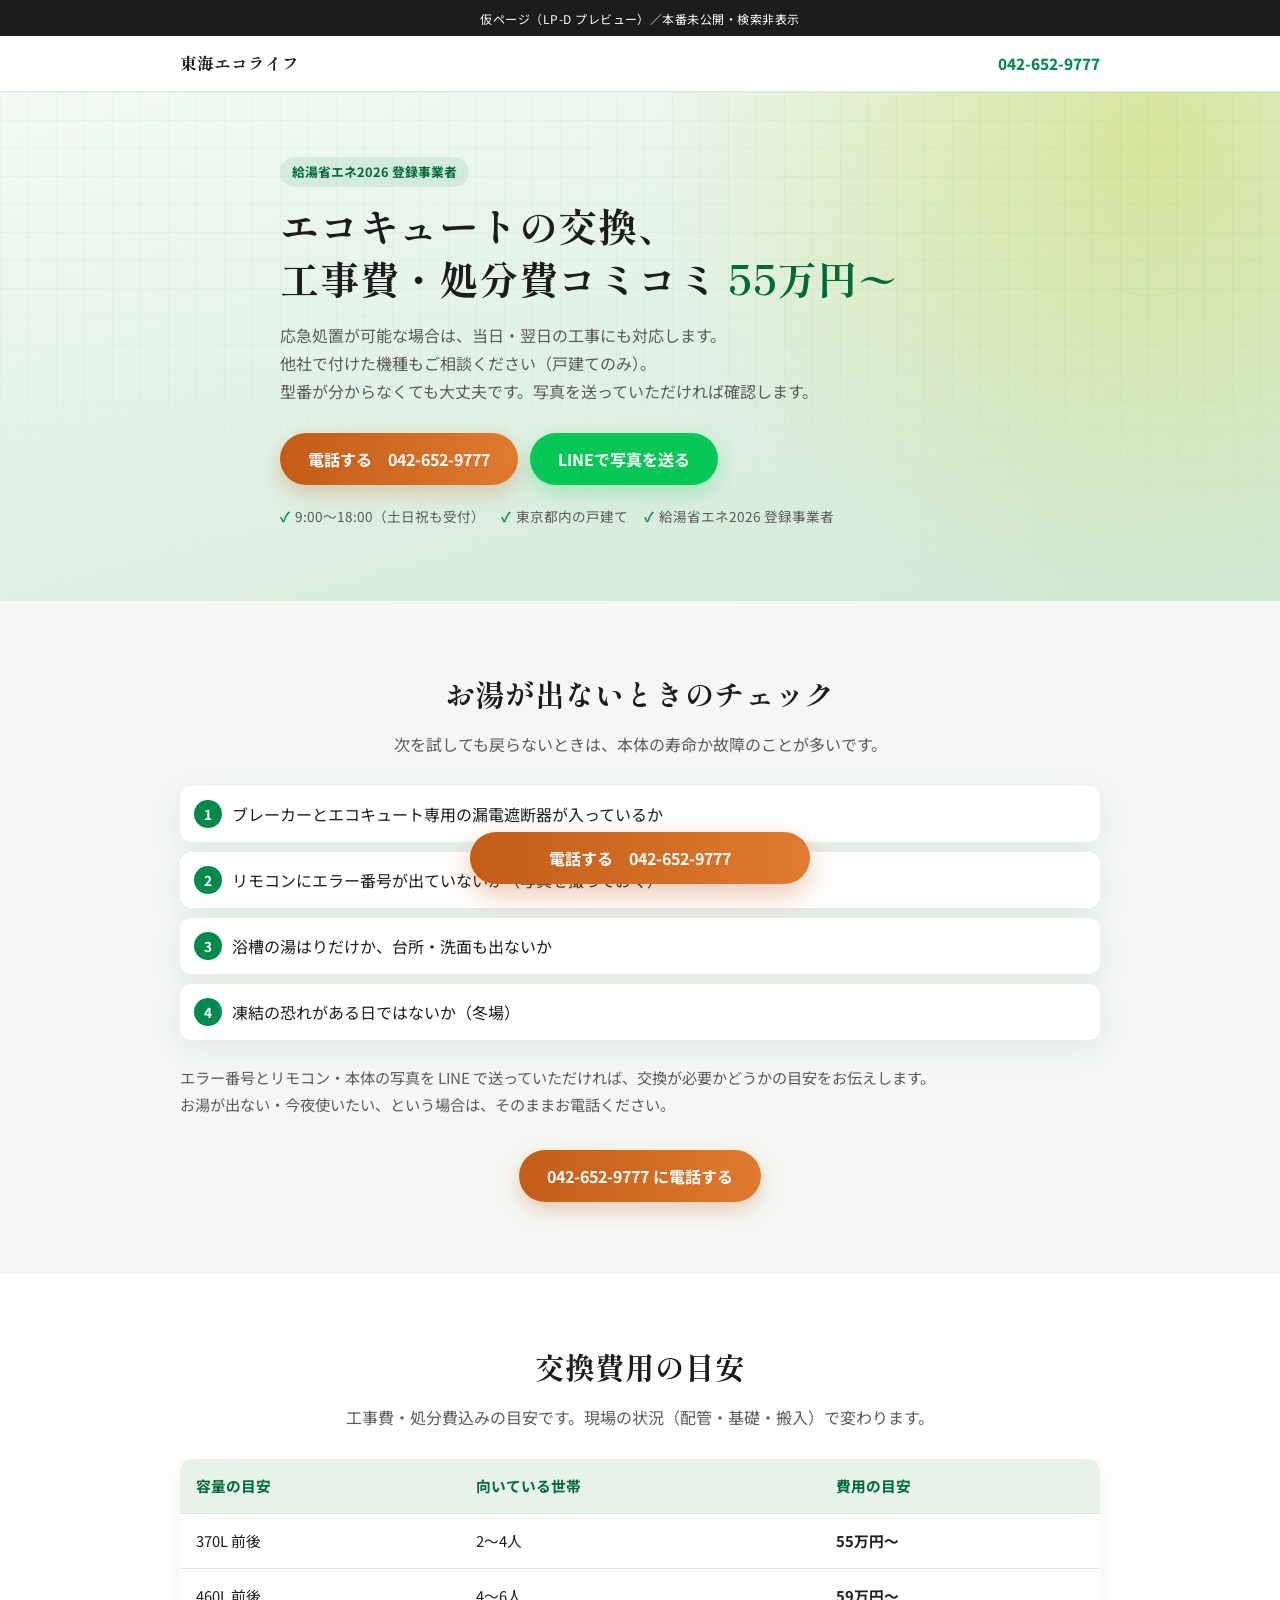
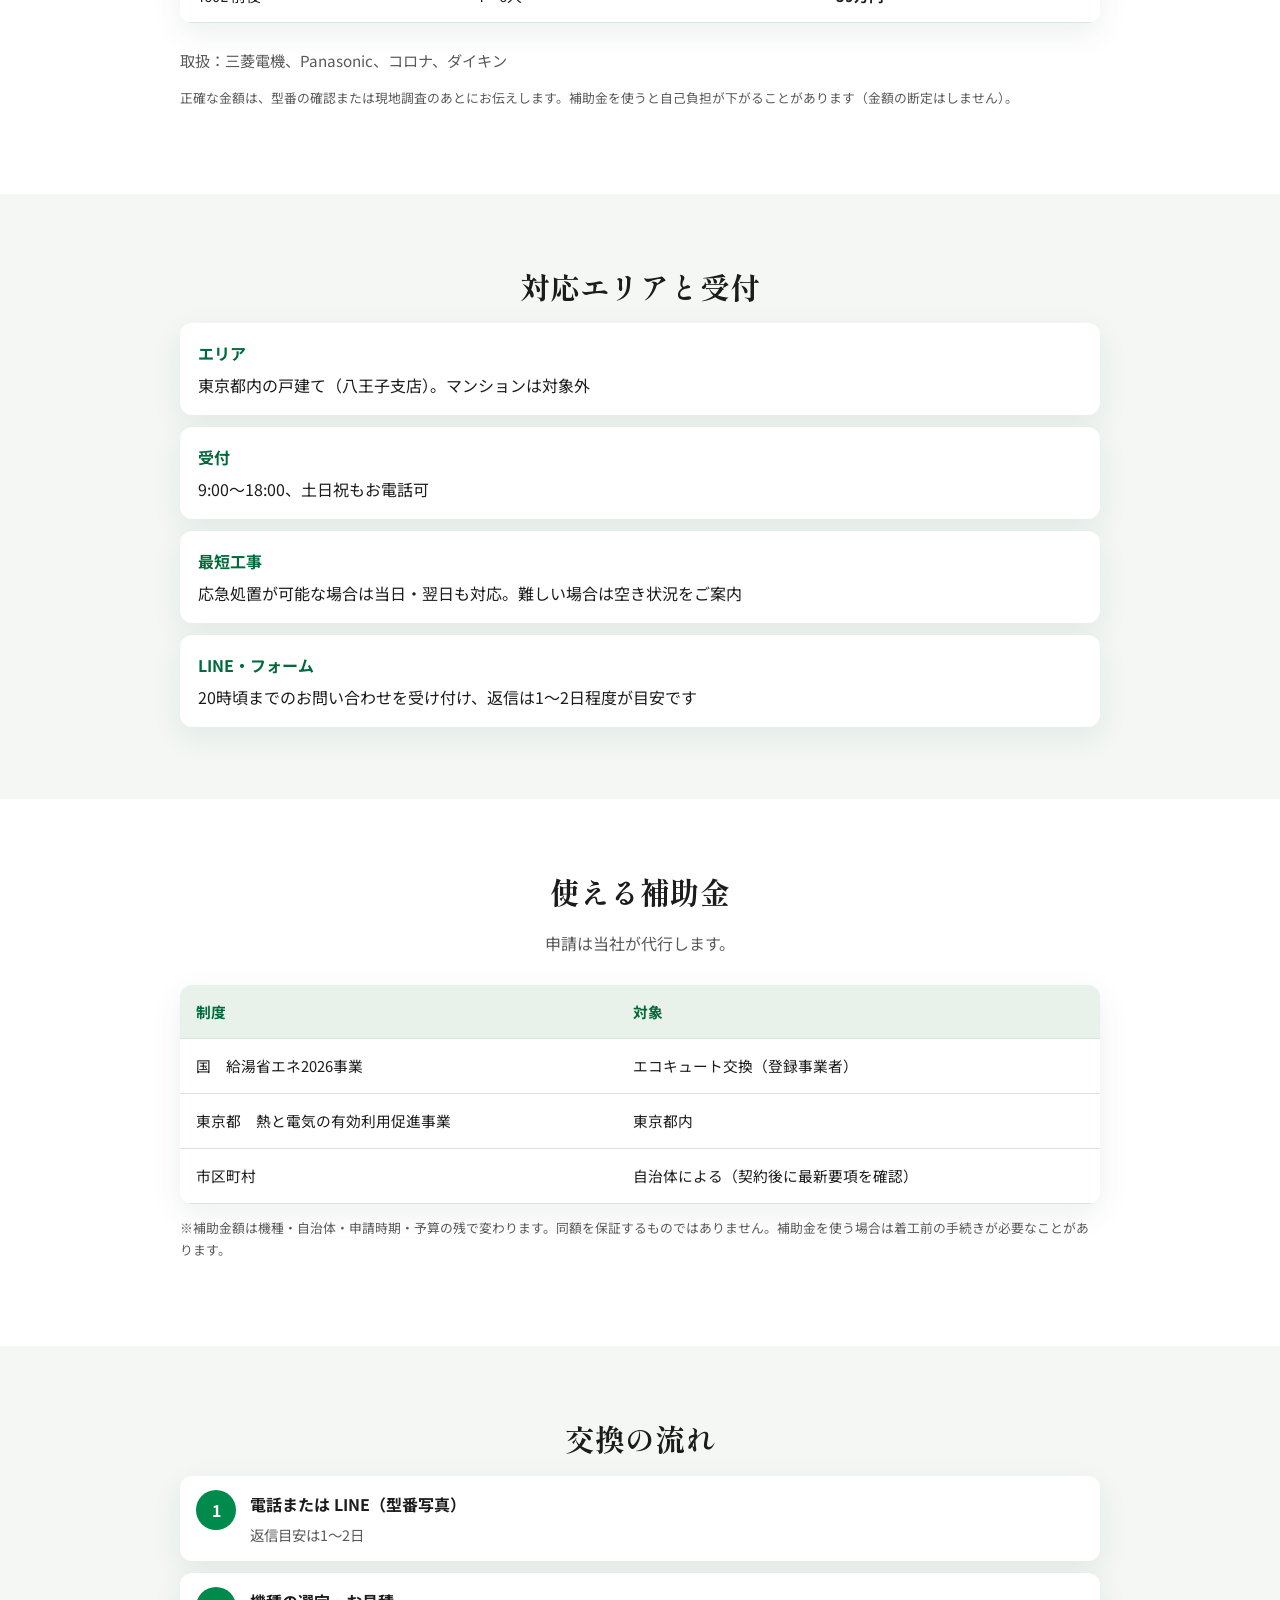
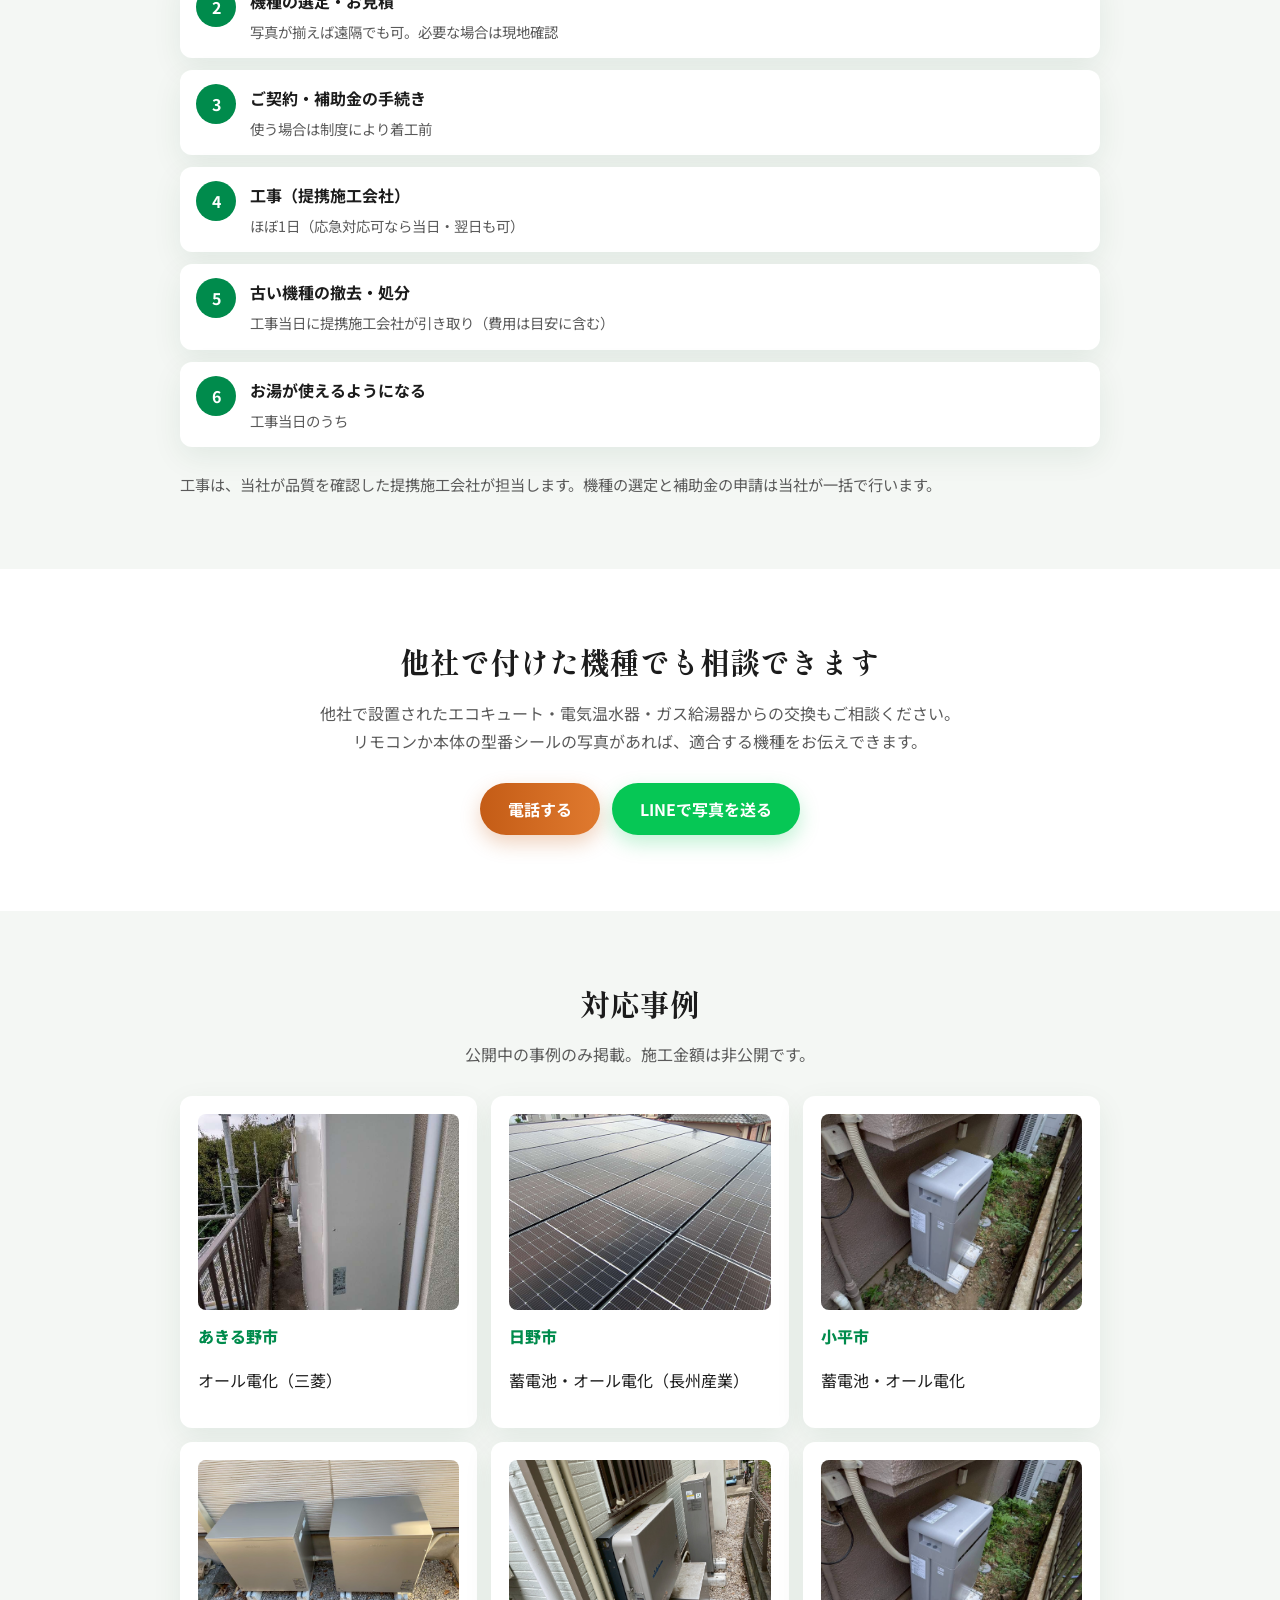
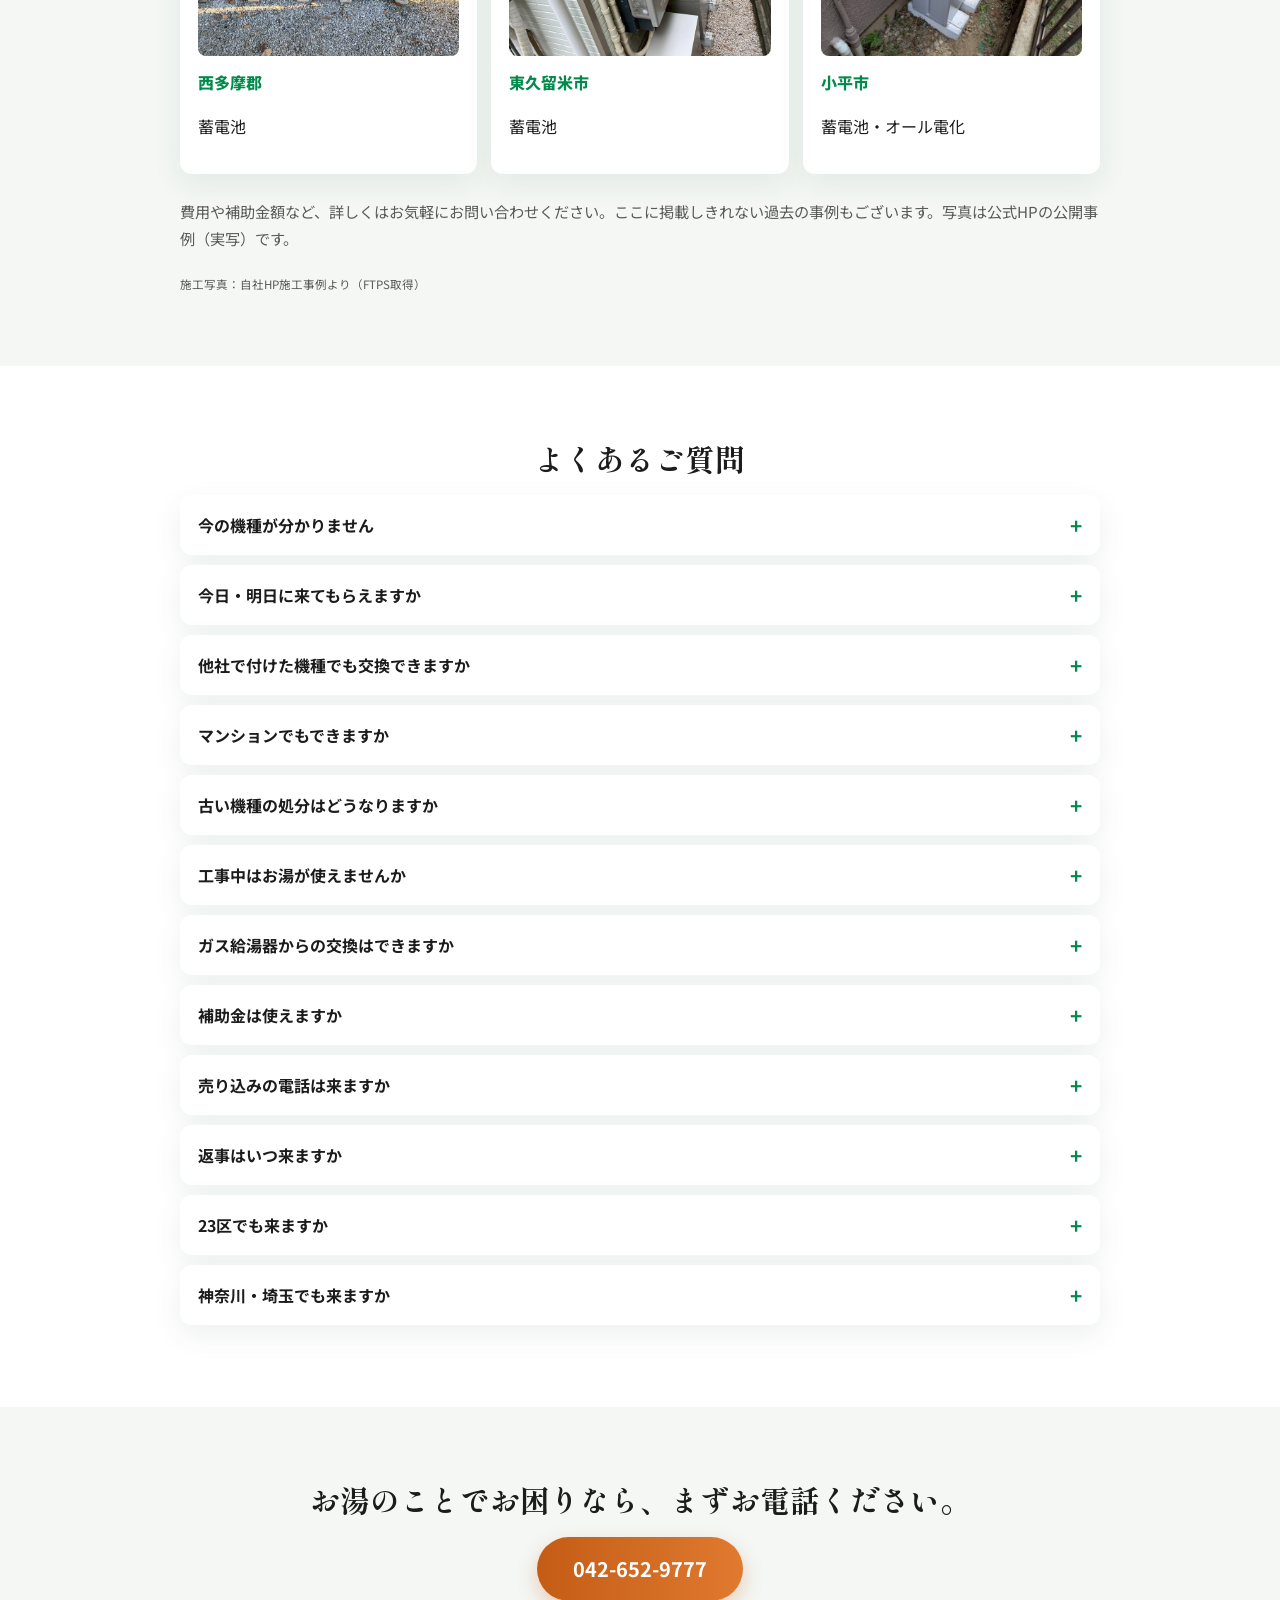
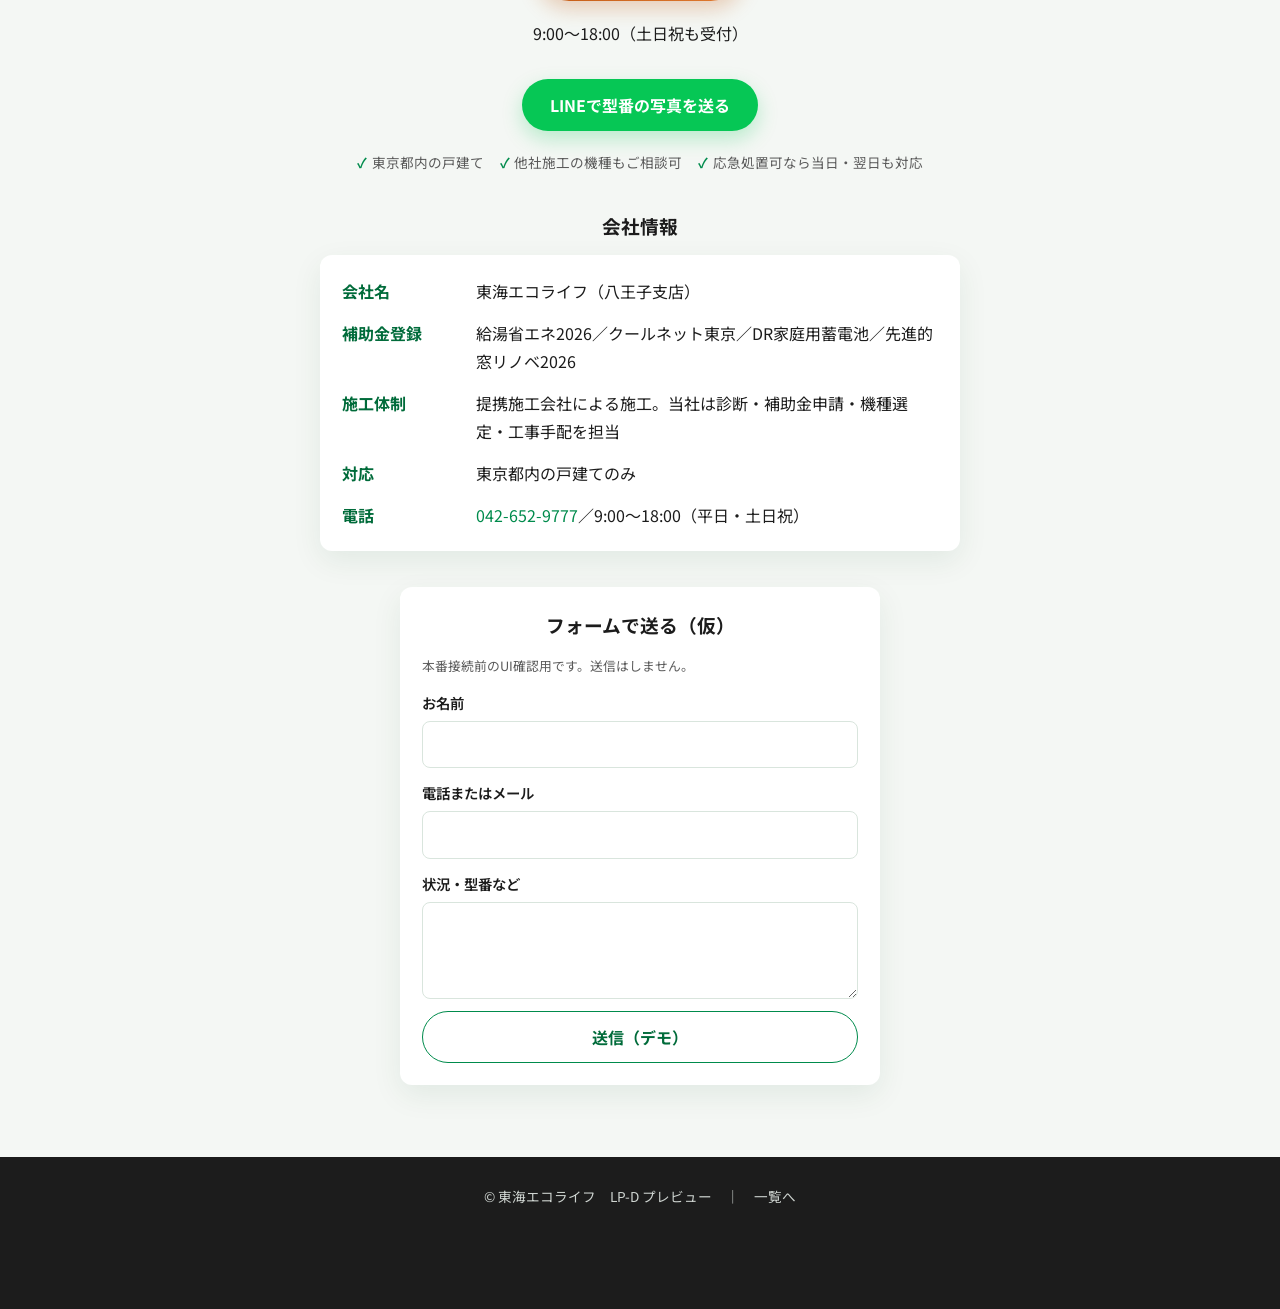
<file: v1/d/index.html>
<!DOCTYPE html>
<html lang="ja">
<head>
  <meta charset="UTF-8">
  <meta name="viewport" content="width=device-width, initial-scale=1.0">
  <title>【仮】エコキュート交換｜東海エコライフ</title>
  <meta name="description" content="エコキュートの交換、工事費・処分費コミコミ55万円〜。応急処置が可能な場合は当日・翌日も対応。東京都内の戸建て。給湯省エネ2026登録事業者。">
  <meta name="robots" content="noindex, nofollow">
  <link rel="preconnect" href="https://fonts.googleapis.com">
  <link rel="preconnect" href="https://fonts.gstatic.com" crossorigin>
  <link href="https://fonts.googleapis.com/css2?family=Noto+Sans+JP:wght@400;500;700;800&family=Shippori+Mincho:wght@600;700&display=swap" rel="stylesheet">
  <link rel="stylesheet" href="./assets/css/style.css">
  <link rel="stylesheet" href="../shared/shared.css">
</head>
<body class="lp-d">
  <div class="preview-banner" role="status">
    仮ページ（LP-D プレビュー）／本番未公開・検索非表示
  </div>

  <header class="site-header">
    <div class="inner site-header__inner">
      <a class="site-header__brand" href="#top">東海エコライフ</a>
      <a class="site-header__phone" href="tel:0426529777">042-652-9777</a>
    </div>
  </header>

  <main id="top">
    <!-- S1 -->
    <section class="hero hero--urgent" aria-labelledby="hero-title">
      <div class="hero__bg" aria-hidden="true"></div>
      <div class="inner hero__inner hero__inner--single">
        <div class="hero__copy">
          <p class="hero__label">給湯省エネ2026 登録事業者</p>
          <h1 id="hero-title" class="hero__title">エコキュートの交換、<br>工事費・処分費コミコミ <span class="price">55万円〜</span></h1>
          <p class="hero__lead">
            応急処置が可能な場合は、当日・翌日の工事にも対応します。<br>
            他社で付けた機種もご相談ください（戸建てのみ）。<br>
            型番が分からなくても大丈夫です。写真を送っていただければ確認します。
          </p>
          <div class="cta-row">
            <a class="btn btn--phone" href="tel:0426529777">電話する　042-652-9777</a>
            <a class="btn btn--line" href="https://line.me/" target="_blank" rel="noopener">LINEで写真を送る</a>
          </div>
          <ul class="hero__trust">
            <li>9:00〜18:00（土日祝も受付）</li>
            <li>東京都内の戸建て</li>
            <li>給湯省エネ2026 登録事業者</li>
          </ul>
        </div>
      </div>
    </section>

    <!-- S2 -->
    <section class="section" aria-labelledby="check-title">
      <div class="inner">
        <h2 id="check-title" class="section__title">お湯が出ないときのチェック</h2>
        <p class="section__lead">次を試しても戻らないときは、本体の寿命か故障のことが多いです。</p>
        <ol class="check-list">
          <li>ブレーカーとエコキュート専用の漏電遮断器が入っているか</li>
          <li>リモコンにエラー番号が出ていないか（写真を撮っておく）</li>
          <li>浴槽の湯はりだけか、台所・洗面も出ないか</li>
          <li>凍結の恐れがある日ではないか（冬場）</li>
        </ol>
        <p class="section__note">
          エラー番号とリモコン・本体の写真を LINE で送っていただければ、交換が必要かどうかの目安をお伝えします。<br>
          お湯が出ない・今夜使いたい、という場合は、そのままお電話ください。
        </p>
        <div class="cta-block">
          <a class="btn btn--phone" href="tel:0426529777">042-652-9777 に電話する</a>
        </div>
      </div>
    </section>

    <!-- S3 -->
    <section class="section" id="price" aria-labelledby="price-title">
      <div class="inner">
        <h2 id="price-title" class="section__title">交換費用の目安</h2>
        <p class="section__lead">工事費・処分費込みの目安です。現場の状況（配管・基礎・搬入）で変わります。</p>
        <div class="table-wrap">
          <table class="data-table">
            <thead>
              <tr>
                <th>容量の目安</th>
                <th>向いている世帯</th>
                <th>費用の目安</th>
              </tr>
            </thead>
            <tbody>
              <tr>
                <td>370L 前後</td>
                <td>2〜4人</td>
                <td><strong>55万円〜</strong></td>
              </tr>
              <tr>
                <td>460L 前後</td>
                <td>4〜6人</td>
                <td><strong>59万円〜</strong></td>
              </tr>
            </tbody>
          </table>
        </div>
        <p class="section__note">取扱：三菱電機、Panasonic、コロナ、ダイキン</p>
        <p class="tiny">正確な金額は、型番の確認または現地調査のあとにお伝えします。補助金を使うと自己負担が下がることがあります（金額の断定はしません）。</p>
      </div>
    </section>

    <!-- S4 -->
    <section class="section" id="area" aria-labelledby="area-title">
      <div class="inner">
        <h2 id="area-title" class="section__title">対応エリアと受付</h2>
        <ul class="info-cards">
          <li><strong>エリア</strong>東京都内の戸建て（八王子支店）。マンションは対象外</li>
          <li><strong>受付</strong>9:00〜18:00、土日祝もお電話可</li>
          <li><strong>最短工事</strong>応急処置が可能な場合は当日・翌日も対応。難しい場合は空き状況をご案内</li>
          <li><strong>LINE・フォーム</strong>20時頃までのお問い合わせを受け付け、返信は1〜2日程度が目安です</li>
        </ul>
      </div>
    </section>

    <!-- S5 -->
    <section class="section" id="subsidy" aria-labelledby="subsidy-title">
      <div class="inner">
        <h2 id="subsidy-title" class="section__title">使える補助金</h2>
        <p class="section__lead">申請は当社が代行します。</p>
        <div class="table-wrap">
          <table class="data-table">
            <thead>
              <tr><th>制度</th><th>対象</th></tr>
            </thead>
            <tbody>
              <tr><td>国　給湯省エネ2026事業</td><td>エコキュート交換（登録事業者）</td></tr>
              <tr><td>東京都　熱と電気の有効利用促進事業</td><td>東京都内</td></tr>
              <tr><td>市区町村</td><td>自治体による（契約後に最新要項を確認）</td></tr>
            </tbody>
          </table>
        </div>
        <p class="tiny">※補助金額は機種・自治体・申請時期・予算の残で変わります。同額を保証するものではありません。補助金を使う場合は着工前の手続きが必要なことがあります。</p>
      </div>
    </section>

    <!-- S6 -->
    <section class="section" id="flow" aria-labelledby="flow-title">
      <div class="inner">
        <h2 id="flow-title" class="section__title">交換の流れ</h2>
        <ol class="flow-list">
          <li><span>1</span><div><strong>電話または LINE（型番写真）</strong><p>返信目安は1〜2日</p></div></li>
          <li><span>2</span><div><strong>機種の選定・お見積</strong><p>写真が揃えば遠隔でも可。必要な場合は現地確認</p></div></li>
          <li><span>3</span><div><strong>ご契約・補助金の手続き</strong><p>使う場合は制度により着工前</p></div></li>
          <li><span>4</span><div><strong>工事（提携施工会社）</strong><p>ほぼ1日（応急対応可なら当日・翌日も可）</p></div></li>
          <li><span>5</span><div><strong>古い機種の撤去・処分</strong><p>工事当日に提携施工会社が引き取り（費用は目安に含む）</p></div></li>
          <li><span>6</span><div><strong>お湯が使えるようになる</strong><p>工事当日のうち</p></div></li>
        </ol>
        <p class="section__note">
          工事は、当社が品質を確認した提携施工会社が担当します。機種の選定と補助金の申請は当社が一括で行います。
        </p>
      </div>
    </section>

    <!-- S7 -->
    <section class="section" id="other" aria-labelledby="other-title">
      <div class="inner">
        <h2 id="other-title" class="section__title">他社で付けた機種でも相談できます</h2>
        <p class="section__lead">
          他社で設置されたエコキュート・電気温水器・ガス給湯器からの交換もご相談ください。<br>
          リモコンか本体の型番シールの写真があれば、適合する機種をお伝えできます。
        </p>
        <div class="cta-row cta-row--center">
          <a class="btn btn--phone" href="tel:0426529777">電話する</a>
          <a class="btn btn--line" href="https://line.me/" target="_blank" rel="noopener">LINEで写真を送る</a>
        </div>
      </div>
    </section>

    <!-- S8 -->
    <section class="section" id="cases" aria-labelledby="cases-title">
      <div class="inner">
        <h2 id="cases-title" class="section__title">対応事例</h2>
        <p class="section__lead">公開中の事例のみ掲載。施工金額は非公開です。</p>
        <div class="case-grid">
          <article class="case-card">
            <div class="case-card__media"><img class="case-card__img" src="../shared/img/cases/d1.jpg" alt="あきる野市 S様邸の施工写真" loading="lazy" width="800" height="600"></div>
            <p class="case-card__area">あきる野市</p>
            <p>オール電化（三菱）</p>
          </article>
          <article class="case-card">
            <div class="case-card__media"><img class="case-card__img" src="../shared/img/cases/d2.jpg" alt="日野市 K様邸の施工写真" loading="lazy" width="800" height="600"></div>
            <p class="case-card__area">日野市</p>
            <p>蓄電池・オール電化（長州産業）</p>
          </article>
          <article class="case-card">
            <div class="case-card__media"><img class="case-card__img" src="../shared/img/cases/d3.jpg" alt="小平市 O様邸の施工写真" loading="lazy" width="800" height="600"></div>
            <p class="case-card__area">小平市</p>
            <p>蓄電池・オール電化</p>
          </article>
          <article class="case-card">
            <div class="case-card__media"><img class="case-card__img" src="../shared/img/cases/d4.jpg" alt="西多摩郡 Y様邸の施工写真" loading="lazy" width="800" height="600"></div>
            <p class="case-card__area">西多摩郡</p>
            <p>蓄電池</p>
          </article>
          <article class="case-card">
            <div class="case-card__media"><img class="case-card__img" src="../shared/img/cases/d5.jpg" alt="東久留米市 T様邸の施工写真" loading="lazy" width="800" height="600"></div>
            <p class="case-card__area">東久留米市</p>
            <p>蓄電池</p>
          </article>
          <article class="case-card">
            <div class="case-card__media"><img class="case-card__img" src="../shared/img/cases/d6.jpg" alt="小平市の施工写真" loading="lazy" width="800" height="600"></div>
            <p class="case-card__area">小平市</p>
            <p>蓄電池・オール電化</p>
          </article>
        </div>
        <p class="section__note">費用や補助金額など、詳しくはお気軽にお問い合わせください。ここに掲載しきれない過去の事例もございます。写真は公式HPの公開事例（実写）です。</p>
        <p class="img-credit">施工写真：自社HP施工事例より（FTPS取得）</p>
      </div>
    </section>

    <!-- S9 FAQ -->
    <section class="section faq" id="faq" aria-labelledby="faq-title">
      <div class="inner">
        <h2 id="faq-title" class="section__title">よくあるご質問</h2>
        <div class="faq-list">
          <details><summary>今の機種が分かりません</summary><p>リモコンか本体のシールを写真で送ってください。分からなくても相談できます。</p></details>
          <details><summary>今日・明日に来てもらえますか</summary><p>応急処置が可能な場合は当日・翌日も対応できます。難しい場合は、空き状況をご案内します。</p></details>
          <details><summary>他社で付けた機種でも交換できますか</summary><p>できます。エコキュート・電気温水器・ガス給湯器からの交換もご相談ください。</p></details>
          <details><summary>マンションでもできますか</summary><p>戸建てのみの対応です。</p></details>
          <details><summary>古い機種の処分はどうなりますか</summary><p>工事当日に提携施工会社が引き取ります。費用は交換費用の目安に含みます。</p></details>
          <details><summary>工事中はお湯が使えませんか</summary><p>工事の数時間は使えないことが多いです。当日中に使える想定です。</p></details>
          <details><summary>ガス給湯器からの交換はできますか</summary><p>できます。配管・基礎の確認が必要です。</p></details>
          <details><summary>補助金は使えますか</summary><p>国の給湯省エネ2026と東京都の制度が使えることが多いです。申請は当社が代行します。着工前の手続きが必要な場合があります。</p></details>
          <details><summary>売り込みの電話は来ますか</summary><p>売り込みの電話はしません。ご相談への折り返しと、ご希望の場合の現地確認だけです。</p></details>
          <details><summary>返事はいつ来ますか</summary><p>電話はその場でご案内します。LINE・フォームは、20時頃までのお問い合わせを受け付けており、返信は1〜2日程度を目安にご連絡します。</p></details>
          <details><summary>23区でも来ますか</summary><p>東京都内全域の戸建てに対応しています。</p></details>
          <details><summary>神奈川・埼玉でも来ますか</summary><p>現在は東京都内のみです。</p></details>
        </div>
      </div>
    </section>

    <!-- S10 -->
    <section class="section final-cta" id="final" aria-labelledby="final-title">
      <div class="inner">
        <h2 id="final-title" class="section__title">お湯のことでお困りなら、まずお電話ください。</h2>
        <a class="btn btn--phone btn--xl" href="tel:0426529777">042-652-9777</a>
        <p class="final-phone">9:00〜18:00（土日祝も受付）</p>
        <div class="cta-block">
          <a class="btn btn--line" href="https://line.me/" target="_blank" rel="noopener">LINEで型番の写真を送る</a>
        </div>
        <ul class="hero__trust hero__trust--center">
          <li>東京都内の戸建て</li>
          <li>他社施工の機種もご相談可</li>
          <li>応急処置可なら当日・翌日も対応</li>
        </ul>

        <div class="company-box">
          <h3>会社情報</h3>
          <dl class="company-list">
            <div><dt>会社名</dt><dd>東海エコライフ（八王子支店）</dd></div>
            <div><dt>補助金登録</dt><dd>給湯省エネ2026／クールネット東京／DR家庭用蓄電池／先進的窓リノベ2026</dd></div>
            <div><dt>施工体制</dt><dd>提携施工会社による施工。当社は診断・補助金申請・機種選定・工事手配を担当</dd></div>
            <div><dt>対応</dt><dd>東京都内の戸建てのみ</dd></div>
            <div><dt>電話</dt><dd><a href="tel:0426529777">042-652-9777</a>／9:00〜18:00（平日・土日祝）</dd></div>
          </dl>
        </div>

        <div class="contact-form-box" id="contact-form">
          <h3>フォームで送る（仮）</h3>
          <p class="tiny">本番接続前のUI確認用です。送信はしません。</p>
          <form id="contact-dummy" class="contact-dummy">
            <label>お名前 <input type="text" name="name" autocomplete="name"></label>
            <label>電話またはメール <input type="text" name="contact"></label>
            <label>状況・型番など <textarea name="message" rows="3"></textarea></label>
            <button type="submit" class="btn btn--secondary">送信（デモ）</button>
            <p id="contact-msg" class="tiny" hidden></p>
          </form>
        </div>
      </div>
    </section>
  </main>

  <footer class="site-footer">
    <div class="inner">
      <p>© 東海エコライフ　LP-D プレビュー　｜　<a href="../" style="color:#cfd5d1">一覧へ</a></p>
    </div>
  </footer>

  <a class="sticky-cta sticky-cta--phone" href="tel:0426529777">電話する　042-652-9777</a>

  <script src="./assets/js/main.js"></script>
</body>
</html>
</file>
<file: shared/shared.css>
/*
 * LP共通の追加スタイル（各LPの style.css の後に読み込む）
 * - トップ3メーカー
 * - 素材待ちのプレースホルダー
 * - LP間の相互リンク
 */

/* 素材待ちプレースホルダー（レイアウトを崩さないよう比率固定） */
.ph-img {
  display: flex;
  align-items: center;
  justify-content: center;
  width: 100%;
  aspect-ratio: 4 / 3;
  padding: 12px;
  border: 2px dashed #b7cfbf;
  border-radius: var(--radius);
  background: repeating-linear-gradient(45deg, #f4f8f5, #f4f8f5 10px, #edf4ef 10px, #edf4ef 20px);
  color: var(--muted);
  font-size: 0.82rem;
  font-weight: 700;
  line-height: 1.5;
  text-align: center;
  overflow-wrap: anywhere;
}

.ph-img--wide {
  aspect-ratio: 16 / 9;
}

.ph-note {
  display: inline-block;
  margin-left: 4px;
  padding: 0 6px;
  border-radius: 4px;
  background: #fff4d6;
  color: #7a5a00;
  font-size: 0.78rem;
  font-weight: 700;
}

.img-caption {
  margin: 6px 0 0;
  font-size: 0.78rem;
  color: var(--muted);
}

/* 施工事例カードの写真 */
.case-card__media {
  margin: 0 0 12px;
  border-radius: calc(var(--radius) - 4px);
  overflow: hidden;
  background: #edf4ef;
  aspect-ratio: 4 / 3;
}

.case-card__media img,
.case-card__img {
  display: block;
  width: 100%;
  height: 100%;
  object-fit: cover;
}

.media-fill {
  display: block;
  width: 100%;
  height: 100%;
  object-fit: cover;
  border-radius: var(--radius);
}

.hero-photo {
  width: 100%;
  max-width: 360px;
  margin: 0 auto;
  border-radius: 18px;
  overflow: hidden;
  box-shadow: 0 18px 40px rgba(0, 60, 30, 0.18);
  aspect-ratio: 4 / 5;
  background: #edf4ef;
}

.hero-photo img {
  width: 100%;
  height: 100%;
  object-fit: cover;
  display: block;
}

.hero-photo__cap {
  margin: 8px 0 0;
  font-size: 0.75rem;
  color: var(--muted);
  text-align: center;
}

.image-row img {
  display: block;
  width: 100%;
  height: auto;
  object-fit: cover;
  border-radius: var(--radius);
  aspect-ratio: 16 / 9;
  background: #edf4ef;
}

.news-card > img,
.news-card .media-fill {
  margin-bottom: 12px;
  aspect-ratio: 16 / 9;
  border-radius: var(--radius);
}

.img-credit {
  margin: 24px 0 0;
  font-size: 0.72rem;
  color: var(--muted);
  line-height: 1.6;
}

/* LP間の相互リンク */
.crosslink {
  margin: 18px 0 0;
  font-size: 0.95rem;
}

.crosslink a {
  font-weight: 700;
  color: var(--green-dark);
}

.link-row {
  display: flex;
  flex-wrap: wrap;
  gap: 12px;
  margin-top: 20px;
}

.link-row .btn {
  flex: 1 1 240px;
}

.link-card-grid {
  display: grid;
  gap: 14px;
  grid-template-columns: repeat(auto-fit, minmax(240px, 1fr));
  margin-top: 20px;
}

.link-card {
  display: block;
  padding: 20px;
  border-radius: var(--radius);
  background: #fff;
  box-shadow: var(--shadow);
  border: 1px solid transparent;
  color: inherit;
  text-decoration: none;
}

.link-card:hover {
  border-color: var(--green);
  text-decoration: none;
}

.link-card strong {
  display: block;
  margin-bottom: 6px;
  color: var(--green-dark);
  font-size: 1.05rem;
}

.link-card span {
  color: var(--muted);
  font-size: 0.9rem;
}

/* 最新情報（2ブロック） */
.news-grid {
  display: grid;
  gap: 16px;
}

@media (min-width: 760px) {
  .news-grid {
    grid-template-columns: 1fr 1fr;
  }
}

.news-card {
  padding: 20px;
  border-radius: var(--radius);
  background: #fff;
  box-shadow: var(--shadow);
}

.news-card h3 {
  margin: 14px 0 8px;
  font-size: 1.15rem;
}

.news-card p {
  margin: 0 0 8px;
}

/* トップ3メーカー */
.top3-block + .top3-block {
  margin-top: 32px;
}

.top3-block__title {
  margin: 0 0 12px;
  padding-left: 10px;
  border-left: 4px solid var(--green);
  font-size: 1.1rem;
}

.top3-grid {
  display: grid;
  gap: 14px;
  grid-template-columns: 1fr;
}

@media (min-width: 760px) {
  .top3-grid {
    grid-template-columns: repeat(3, 1fr);
  }
}

.top3-card {
  display: flex;
  flex-direction: column;
  padding: 16px;
  border-radius: var(--radius);
  background: #fff;
  box-shadow: var(--shadow);
}

.top3-card__media {
  position: relative;
  margin-bottom: 12px;
}

.top3-card__img {
  width: 100%;
  aspect-ratio: 4 / 3;
  object-fit: contain;
  border-radius: var(--radius);
}

.top3-card__badge {
  position: absolute;
  top: 8px;
  left: 8px;
  padding: 2px 10px;
  border-radius: 999px;
  background: var(--green);
  color: #fff;
  font-size: 0.75rem;
  font-weight: 800;
  letter-spacing: 0.04em;
}

.top3-card__maker {
  margin: 0;
  font-weight: 800;
  font-size: 1.05rem;
}

.top3-card__product {
  margin: 2px 0 10px;
  color: var(--muted);
  font-size: 0.88rem;
}

.top3-card__feature {
  margin: 0 0 10px;
  font-weight: 500;
}

.top3-card__who {
  margin: 0;
  font-size: 0.88rem;
  color: var(--muted);
}

.top3-card__who span {
  display: inline-block;
  margin-right: 6px;
  padding: 0 6px;
  border-radius: 4px;
  background: var(--bg-deep);
  color: var(--green-dark);
  font-weight: 700;
  font-size: 0.78rem;
}

.top3-card__subsidy {
  margin: 10px 0 0;
  padding-top: 10px;
  border-top: 1px solid var(--line);
  font-size: 0.85rem;
  font-weight: 700;
  color: var(--green-dark);
}

/* 人気順位・構成一覧・公式リンク（2026-10 追加） */
.top3-card__rank {
  margin: 0 0 2px;
  font-size: 0.8rem;
  font-weight: 800;
  color: var(--green-dark);
}

.top3-card__specs {
  margin: 0 0 10px;
  padding: 0;
  list-style: none;
  font-size: 0.82rem;
  color: var(--muted);
}

.top3-card__specs li {
  padding: 4px 0;
  border-top: 1px dashed var(--line);
}

.top3-card__link {
  margin-top: auto;
  padding-top: 12px;
  font-size: 0.82rem;
  font-weight: 700;
  color: var(--green-dark);
}

.top3-more {
  margin: 24px 0 0;
  text-align: center;
  font-weight: 700;
}

/* 窓・玄関：お悩みカードの一文、取扱メーカー */
.worry-card__title {
  display: block;
}

.worry-card__text {
  display: block;
  margin-top: 8px;
  font-weight: 400;
  font-size: 0.88rem;
  color: var(--muted);
  text-align: left;
}

.image-row {
  display: grid;
  gap: 20px;
  grid-template-columns: repeat(auto-fit, minmax(220px, 1fr));
  margin-top: 20px;
  align-items: start;
}

.image-row figure {
  display: flex;
  flex-direction: column;
  gap: 8px;
  margin: 0;
  min-width: 0;
}

.maker-grid {
  display: grid;
  gap: 14px;
  grid-template-columns: repeat(auto-fit, minmax(220px, 1fr));
  margin-top: 16px;
}

.maker-card {
  display: flex;
  flex-direction: column;
  height: 100%;
  padding: 18px;
  border-radius: var(--radius);
  background: #fff;
  box-shadow: var(--shadow);
}

.maker-card__name {
  margin: 0 0 10px;
  min-height: 1.6em;
  font-weight: 800;
  font-size: 1.05rem;
}

.maker-card .media-fill {
  width: 100%;
  height: auto;
  aspect-ratio: 4 / 3;
  object-fit: cover;
  flex-shrink: 0;
}

.maker-card .img-caption {
  min-height: 2.6em;
}

.maker-card__logo {
  aspect-ratio: 3 / 1;
  margin-bottom: 10px;
}

.maker-card__dealer {
  margin: auto 0 0;
  padding-top: 10px;
  font-size: 0.85rem;
  font-weight: 700;
  color: var(--green-dark);
}

.top3-card__img--contain {
  object-fit: contain;
  background: #fff;
}

img.top3-card__img {
  display: block;
}

.maker-grid {
  align-items: stretch;
}

/* 改行位置の調整（語の途中で折り返さない） */
.nobr {
  display: inline-block;
}
</file>
<file: shared/design.css>
/* =========================================================
   LP共通の刷新デザイン（LP-B と同じトーン）
   A / C / D は shared.css の後にこのファイルを読み込む。
   ========================================================= */

:root {
  /* 色 */
  --ink: #17212b;        /* 本文・ダーク面 */
  --ink-soft: #2a3743;   /* 画像の読み込み前の背景 */
  --paper: #f4f6f5;      /* 明るいセクション背景 */
  --white: #fff;
  --sun: #f08c00;        /* 主CTA（お見積り無料・無料診断系） */
  --sun-deep: #d97706;
  --glass: #2e6b73;      /* リンク・補助色 */
  --line: #d9dfdd;
  --muted: #5b6670;
  --danger: #b42318;
  --line-green: #06c755; /* LINEボタン */

  /* shared.css が参照する変数を、この配色に合わせて上書き */
  --green: var(--glass);
  --green-dark: var(--glass);
  --bg-deep: #e6eeee;
  --radius: 14px;
  --shadow: none;

  /* 書体 */
  --font-ja: "Zen Kaku Gothic New", "Hiragino Sans", "Yu Gothic", sans-serif;
  --font-num: "Manrope", var(--font-ja);

  /* レイアウト */
  --wrap: 1160px;
  --gutter: clamp(16px, 4vw, 40px);
  --preview: 30px;
  --header: 64px;
}

*,
*::before,
*::after { box-sizing: border-box; }

html {
  scroll-behavior: smooth;
  scroll-padding-top: calc(var(--preview) + var(--header) + 8px);
}

body {
  margin: 0;
  font-family: var(--font-ja);
  font-size: 17px;
  line-height: 1.85;
  letter-spacing: 0.02em;
  color: var(--ink);
  background: var(--white);
  -webkit-font-smoothing: antialiased;
}

img { display: block; max-width: 100%; }
a { color: var(--glass); }
h1, h2, h3 { margin: 0; line-height: 1.35; font-weight: 700; letter-spacing: 0.03em; }
p { margin: 0; }
ul, ol { margin: 0; padding: 0; }

.wrap { max-width: var(--wrap); margin: 0 auto; padding: 0 var(--gutter); }
.num { font-family: var(--font-num); font-feature-settings: "tnum"; }
.tiny { font-size: 14px; color: var(--muted); line-height: 1.7; }
.pc-only { display: none; }
@media (min-width: 760px) { .pc-only { display: inline; } }

:focus-visible { outline: 3px solid var(--sun); outline-offset: 3px; }

/* ---------- ボタン ---------- */
.btn {
  display: inline-flex;
  align-items: center;
  justify-content: center;
  gap: 0.5em;
  min-height: 52px;
  padding: 0 28px;
  border: 2px solid transparent;
  border-radius: 999px;
  font: inherit;
  font-size: 16px;
  font-weight: 700;
  line-height: 1.4;
  text-align: center;
  text-decoration: none;
  cursor: pointer;
  transition: background 0.2s, color 0.2s, border-color 0.2s;
}
.btn--primary { background: var(--sun); color: var(--ink); }
.btn--primary:hover { background: var(--sun-deep); }
.btn--secondary { background: var(--ink); color: var(--white); }
.btn--secondary:hover { background: var(--ink-soft); }
.btn--ghost-light { border-color: rgba(255, 255, 255, 0.85); color: var(--white); }
.btn--ghost-light:hover { background: var(--white); color: var(--ink); }
.btn--ghost-dark { border-color: var(--ink); color: var(--ink); }
.btn--ghost-dark:hover { background: var(--ink); color: var(--white); }
.btn--line { background: var(--line-green); color: var(--white); }
.btn--line:hover { filter: brightness(0.94); }
.btn--block { display: flex; width: 100%; }

/* ---------- 画像枠 ---------- */
.media { position: relative; background: var(--ink-soft); overflow: hidden; }
.media img { width: 100%; height: 100%; object-fit: cover; }
/* 被写体が画像の下側にある写真用（太陽光パネルの背景など） */
.media img.media__img--bottom { object-position: center bottom; }

/* =========================================================
   プレビューバナー・ヘッダー
   ========================================================= */
.preview-banner {
  position: fixed;
  inset: 0 0 auto 0;
  z-index: 60;
  height: var(--preview);
  display: flex;
  align-items: center;
  justify-content: center;
  padding: 0 12px;
  background: var(--sun);
  color: var(--ink);
  font-size: 12px;
  font-weight: 700;
  white-space: nowrap;
  overflow: hidden;
  text-overflow: ellipsis;
}

.site-header {
  position: fixed;
  top: var(--preview);
  left: 0;
  right: 0;
  z-index: 50;
  height: var(--header);
  display: flex;
  align-items: center;
  transition: background 0.25s, box-shadow 0.25s;
}
.site-header__inner { display: flex; align-items: center; gap: 24px; width: 100%; }
.site-header__brand {
  color: var(--white);
  font-weight: 900;
  font-size: 18px;
  letter-spacing: 0.06em;
  text-decoration: none;
  white-space: nowrap;
}
.site-header__brand span { margin-left: 10px; font-size: 12px; font-weight: 500; opacity: 0.8; }
.gnav { margin-left: auto; }
.gnav ul { display: flex; gap: 22px; list-style: none; }
.gnav a,
.site-header__cta { white-space: nowrap; }
.gnav a { color: var(--white); font-size: 15px; font-weight: 500; text-decoration: none; }
.gnav a:hover { opacity: 0.7; }
.site-header__tel { color: var(--white); font-weight: 700; text-decoration: none; white-space: nowrap; }
.site-header__cta { min-height: 42px; padding: 0 20px; font-size: 15px; }
.menu-btn {
  display: none;
  margin-left: auto;
  padding: 8px;
  border: 0;
  background: none;
  color: var(--white);
  font: inherit;
  font-weight: 700;
  cursor: pointer;
}

.site-header.is-solid { background: var(--white); box-shadow: 0 1px 0 var(--line); }
.site-header.is-solid .site-header__brand,
.site-header.is-solid .gnav a,
.site-header.is-solid .site-header__tel,
.site-header.is-solid .menu-btn { color: var(--ink); }

@media (max-width: 1320px) {
  .site-header__tel { display: none; }
}
@media (max-width: 1080px) {
  .gnav ul { gap: 16px; }
  .gnav a { font-size: 14px; }
}
@media (max-width: 900px) {
  .menu-btn { display: block; }
  .site-header__cta { display: none; }
  .gnav {
    display: none;
    position: fixed;
    top: calc(var(--preview) + var(--header));
    left: 0;
    right: 0;
    margin: 0;
    padding: 8px var(--gutter) 24px;
    background: var(--white);
    box-shadow: 0 8px 20px rgba(23, 33, 43, 0.08);
  }
  .gnav.is-open { display: block; }
  .gnav ul { flex-direction: column; gap: 0; }
  .gnav a { display: block; padding: 14px 0; border-bottom: 1px solid var(--line); color: var(--ink); font-size: 15px; }
}

/* =========================================================
   共通：セクション
   ========================================================= */
.section { padding: clamp(72px, 10vw, 128px) 0; }
.section__title { font-size: clamp(26px, 3.4vw, 40px); font-weight: 900; }
.section__lead { margin-top: 16px; max-width: 36em; color: var(--muted); font-size: 17px; }
.section__note { margin-top: 24px; max-width: 46em; color: var(--muted); font-size: 15px; }
.crosslink { margin-top: 24px; font-size: 15px; }
.crosslink a { margin-left: 4px; font-weight: 700; color: var(--glass); }
.crosslink--light { color: rgba(255, 255, 255, 0.85); }
.crosslink--light a { color: var(--white); }

/* =========================================================
   ① ヒーロー
   ========================================================= */
.hero {
  position: relative;
  min-height: 100svh;
  display: flex;
  align-items: flex-end;
  color: var(--white);
}
.hero .media { position: absolute; inset: 0; }
.hero::after {
  content: "";
  position: absolute;
  inset: 0;
  z-index: 1;
  pointer-events: none;
  background: linear-gradient(to top, rgba(23, 33, 43, 0.86) 0%, rgba(23, 33, 43, 0.74) 100%);
}
.hero__title,
.hero__lead,
.hero__trust { color: #fff; }
.hero__title,
.hero__lead,
.hero__label {
  text-shadow: 0 2px 16px rgba(0, 0, 0, 0.35);
}
.hero__inner {
  position: relative;
  z-index: 2;
  width: 100%;
  padding: calc(var(--preview) + var(--header) + 48px) 0 clamp(56px, 9vh, 104px);
}
.hero__label { font-size: 15px; font-weight: 700; color: var(--sun); }
.hero__title {
  margin-top: 12px;
  max-width: 16em;
  font-size: clamp(30px, 5.4vw, 66px);
  font-weight: 900;
  line-height: 1.25;
  letter-spacing: 0.03em;
}
.hero__lead { margin-top: 20px; max-width: 38em; font-size: clamp(16px, 1.6vw, 19px); opacity: 0.92; }
.hero__actions { margin-top: 32px; display: flex; flex-wrap: wrap; gap: 12px; }
.hero__trust {
  margin-top: 28px;
  display: flex;
  flex-wrap: wrap;
  gap: 8px 28px;
  list-style: none;
  font-size: 15px;
}
.hero__trust li { position: relative; padding-left: 18px; }
.hero__trust li::before {
  content: "";
  position: absolute;
  left: 0;
  top: 0.55em;
  width: 9px;
  height: 5px;
  border-left: 2px solid var(--sun);
  border-bottom: 2px solid var(--sun);
  transform: rotate(-45deg);
}

@media (prefers-reduced-motion: no-preference) {
  .hero__title, .hero__lead, .hero__actions { animation: rise 0.9s cubic-bezier(0.2, 0.7, 0.2, 1) both; }
  .hero__lead { animation-delay: 0.12s; }
  .hero__actions { animation-delay: 0.24s; }
  @keyframes rise { from { opacity: 0; transform: translateY(18px); } to { opacity: 1; transform: none; } }
}

/* =========================================================
   ② 劣化のサイン
   ========================================================= */
.signs { background: var(--paper); }
.sign-list {
  margin-top: 40px;
  display: grid;
  grid-template-columns: repeat(2, minmax(0, 1fr));
  gap: 16px;
  list-style: none;
}
.sign-list li {
  position: relative;
  padding: 24px 24px 24px 60px;
  border-radius: var(--radius);
  background: var(--white);
  font-weight: 700;
  font-size: 17px;
  line-height: 1.7;
}
.sign-list li::before {
  content: "!";
  position: absolute;
  left: 20px;
  top: 24px;
  width: 26px;
  height: 26px;
  display: grid;
  place-items: center;
  border-radius: 50%;
  background: var(--ink);
  color: var(--sun);
  font-family: var(--font-num);
  font-weight: 800;
  font-size: 14px;
  line-height: 1;
}
@media (max-width: 700px) { .sign-list { grid-template-columns: 1fr; } }

/* =========================================================
   ③ 比較
   ========================================================= */
.compare__grid {
  display: grid;
  grid-template-columns: 4fr 7fr;
  gap: clamp(32px, 6vw, 88px);
  align-items: start;
}
.compare-wrap { overflow-x: auto; }
.compare-table { width: 100%; border-collapse: collapse; font-size: 16px; }
.compare-table th,
.compare-table td { padding: 18px 16px; border-bottom: 1px solid var(--line); text-align: left; vertical-align: top; }
.compare-table thead th { font-size: 14px; font-weight: 700; color: var(--muted); border-bottom: 2px solid var(--ink); }
.compare-table thead th small { display: block; font-size: 13px; font-weight: 500; }
.compare-table tbody th { width: 26%; font-weight: 700; white-space: nowrap; }
@media (max-width: 600px) {
  .compare-table th,
  .compare-table td { padding: 14px 10px; }
  .compare-table { font-size: 15px; }
}
.compare-table td { color: var(--muted); }
.compare-table .is-now { background: rgba(242, 169, 0, 0.1); color: var(--ink); font-weight: 700; }
.compare-table thead .is-now { color: var(--ink); }
.recommend-note { margin-top: 24px; font-size: 15px; color: var(--muted); }
@media (max-width: 900px) { .compare__grid { grid-template-columns: 1fr; } }

/* =========================================================
   ④ 人気順位TOP3：設備パネル（Tesla型）＋カード
   ========================================================= */
.top3-intro { padding: clamp(72px, 10vw, 120px) 0 clamp(40px, 6vw, 64px); background: var(--paper); }

.product {
  position: relative;
  min-height: min(88svh, 820px);
  display: flex;
  align-items: flex-end;
  color: var(--white);
}
.product .media { position: absolute; inset: 0; }
.product::after {
  content: "";
  position: absolute;
  inset: 0;
  z-index: 1;
  pointer-events: none;
  background: linear-gradient(to top, rgba(23, 33, 43, 0.88) 0%, rgba(23, 33, 43, 0.2) 65%);
}
.product__body { position: relative; z-index: 2; width: 100%; padding-bottom: clamp(48px, 8vh, 88px); }
.product__kicker { font-size: 15px; font-weight: 700; color: var(--sun); }
.product__title { margin-top: 8px; font-size: clamp(28px, 4.4vw, 52px); font-weight: 900; }
.product__text { margin-top: 14px; max-width: 32em; font-size: 17px; opacity: 0.92; }

.stats {
  margin-top: 32px;
  display: grid;
  grid-template-columns: repeat(3, minmax(0, 1fr));
  gap: 24px;
  max-width: 760px;
  list-style: none;
}
.stats li { padding-top: 14px; border-top: 1px solid rgba(255, 255, 255, 0.35); }
.stats__value {
  display: block;
  font-family: var(--font-num);
  font-weight: 800;
  font-size: clamp(28px, 3.6vw, 44px);
  line-height: 1.1;
}
.stats__value small { margin-left: 3px; font-size: 0.48em; font-weight: 700; }
.stats__value--text { font-family: var(--font-ja); font-weight: 900; font-size: clamp(18px, 2vw, 24px); line-height: 1.4; }
.stats__label { display: block; margin-top: 6px; font-size: 14px; line-height: 1.5; opacity: 0.82; }

.product--right .product__body .wrap { display: flex; flex-direction: column; align-items: flex-end; text-align: right; }
.product--right .stats { margin-left: auto; }

@media (max-width: 700px) {
  .stats { grid-template-columns: 1fr 1fr; }
  .stats li:last-child { grid-column: 1 / -1; }
  .product--right .product__body .wrap { align-items: flex-start; text-align: left; }
  .product--right .stats { margin-left: 0; }
}

/* カード群（shared/top3.js が描画） */
.top3-area { padding: clamp(40px, 6vw, 72px) 0 clamp(64px, 9vw, 112px); background: var(--paper); }
.top3-area__title { font-size: 22px; font-weight: 900; margin-bottom: 24px; }
.top3-area .top3-grid { gap: clamp(16px, 2.4vw, 28px); }
.top3-area .top3-card {
  padding: 0 0 22px;
  border-radius: var(--radius);
  background: var(--white);
  box-shadow: none;
  overflow: hidden;
}
.top3-area .top3-card > *:not(.top3-card__media) { margin-left: 22px; margin-right: 22px; }
.top3-area .top3-card__media { margin: 0 0 18px; background: var(--ink-soft); }
.top3-area .top3-card__img { aspect-ratio: 3 / 2; object-fit: cover; border-radius: 0; }
.top3-area .top3-card__img--contain { object-fit: contain; background: var(--white); padding: 12px; }
.top3-area .top3-card__media:has(.top3-card__img--contain) { background: var(--white); border-bottom: 1px solid var(--line); }
.top3-area .top3-card__badge { top: 12px; left: 12px; background: var(--sun); color: var(--ink); }
.top3-area .top3-card__rank {
  align-self: flex-start;
  padding: 2px 10px;
  border-radius: 4px;
  background: var(--ink);
  color: var(--white);
  font-family: var(--font-ja);
  font-size: 13px;
  font-weight: 700;
}
.top3-area .top3-card__maker { margin-top: 10px; font-size: 22px; font-weight: 900; }
.top3-area .top3-card__product { margin: 2px 0 12px; font-size: 15px; color: var(--muted); }
.top3-area .top3-card__feature { margin-bottom: 12px; font-size: 16px; font-weight: 500; line-height: 1.75; }
.top3-area .top3-card__specs { margin-bottom: 12px; font-size: 14px; }
.top3-area .top3-card__specs li { border-top-color: var(--line); }
.top3-area .top3-card__who { font-size: 14px; }
.top3-area .top3-card__who span { font-size: 13px; }
.top3-area .top3-card__subsidy { font-size: 14px; }
.top3-area .top3-card__link { font-size: 14px; }
.top3-area .top3-card__who span { background: var(--paper); color: var(--ink); }
.top3-area .top3-card__subsidy { border-top-color: var(--line); color: var(--glass); }
.top3-area .top3-card__link { color: var(--glass); }

.top3-note { margin-top: 24px; font-size: 13px; color: var(--muted); }
.top3-more { margin: 16px 0 0; text-align: left; font-weight: 700; }
.cta-block { margin-top: 28px; }

/* =========================================================
   ⑤ 補助金
   ========================================================= */
.subsidy__box {
  padding: clamp(28px, 5vw, 64px);
  border-left: 6px solid var(--sun);
  border-radius: var(--radius);
  background: var(--paper);
}
.subsidy__rows { margin-top: 32px; display: grid; grid-template-columns: 1fr 1fr; gap: 16px; }
.subsidy__row { padding: 22px 24px; border-radius: 10px; background: var(--white); }
.subsidy__row.is-ok { background: var(--ink); color: var(--white); }
.subsidy__term { font-size: 20px; font-weight: 900; margin-bottom: 6px; }
.subsidy__row.is-ok .subsidy__term { color: var(--sun); }
@media (max-width: 700px) { .subsidy__rows { grid-template-columns: 1fr; } }

/* =========================================================
   ⑥ 入替診断
   ========================================================= */
.diagnose { padding-top: 0; }
.diagnose__grid {
  display: grid;
  grid-template-columns: 4fr 7fr;
  gap: clamp(32px, 6vw, 88px);
  align-items: start;
}
.diagnose__intro { position: sticky; top: calc(var(--preview) + var(--header) + 24px); }
.diagnose__points { margin-top: 28px; list-style: none; display: grid; gap: 10px; font-weight: 700; }
.diagnose__points li { position: relative; padding-left: 22px; }
.diagnose__points li::before {
  content: "";
  position: absolute;
  left: 2px;
  top: 0.6em;
  width: 10px;
  height: 6px;
  border-left: 2px solid var(--glass);
  border-bottom: 2px solid var(--glass);
  transform: rotate(-45deg);
}
.diagnose__panel {
  padding: clamp(24px, 4vw, 44px);
  border: 1px solid var(--line);
  border-radius: var(--radius);
  background: var(--white);
}
.diagnose-form { display: grid; gap: 28px; }
.field { margin: 0; padding: 0; border: 0; min-width: 0; }
.field legend,
.field > label { display: block; margin-bottom: 12px; padding: 0; font-weight: 700; font-size: 17px; }
.field legend label { font: inherit; }
.choice-grid { display: grid; grid-template-columns: repeat(auto-fit, minmax(140px, 1fr)); gap: 10px; }
.choice-grid label {
  display: flex;
  align-items: center;
  gap: 10px;
  min-height: 52px;
  padding: 10px 14px;
  border: 1px solid #c3cbc9;
  border-radius: 10px;
  font-weight: 500;
  cursor: pointer;
}
.choice-grid input { width: 18px; height: 18px; accent-color: var(--glass); flex-shrink: 0; }
.choice-grid label:has(input:checked) { border-color: var(--glass); background: rgba(46, 107, 115, 0.08); font-weight: 700; }
.input {
  width: 100%;
  min-height: 52px;
  padding: 12px 14px;
  border: 1px solid #c3cbc9;
  border-radius: 10px;
  background: var(--white);
  color: var(--ink);
  font: inherit;
  font-size: 16px;
}
.choice-grid + .input { margin-top: 10px; }
textarea.input { min-height: 120px; resize: vertical; }
.input:focus { outline: none; border-color: var(--glass); box-shadow: 0 0 0 3px rgba(46, 107, 115, 0.2); }
.form-error {
  padding: 12px 16px;
  border-radius: 10px;
  background: #fdecea;
  color: var(--danger);
  font-weight: 700;
  font-size: 15px;
}

.diagnose-result {
  margin-top: 28px;
  padding: 28px;
  border-radius: var(--radius);
  background: var(--ink);
  color: var(--white);
}
.diagnose-result h3 { font-size: 20px; margin-bottom: 12px; }
.diagnose-result p + p { margin-top: 12px; }
.diagnose-result .tiny { color: rgba(255, 255, 255, 0.72); }
.diagnose-result a:not(.btn) { color: var(--sun); }
.result-cta { margin-top: 20px; display: grid; gap: 12px; }
.result-alt { font-size: 15px; }

@media (max-width: 900px) {
  .diagnose__grid { grid-template-columns: 1fr; }
  .diagnose__intro { position: static; }
}

/* =========================================================
   ⑦ 入替事例
   ========================================================= */
.cases { background: var(--ink); color: var(--white); }
.cases .section__lead,
.cases .section__note { color: rgba(255, 255, 255, 0.72); }
.cases .img-credit { color: rgba(255, 255, 255, 0.55); }
.case-grid {
  margin-top: 40px;
  display: grid;
  grid-template-columns: repeat(3, minmax(0, 1fr));
  gap: clamp(20px, 2.5vw, 32px);
}
.case-card { display: flex; flex-direction: column; }
.case-card .case-card__media { margin: 0 0 18px; border-radius: var(--radius); background: var(--ink-soft); aspect-ratio: 4 / 3; }
.case-card__area { font-size: 14px; color: rgba(255, 255, 255, 0.65); }
.case-card__title { margin-top: 4px; font-size: 21px; }
.case-card__equip { margin-top: 10px; display: flex; flex-wrap: wrap; gap: 6px; list-style: none; }
.case-card__equip li { padding: 3px 10px; border-radius: 4px; background: rgba(255, 255, 255, 0.12); font-size: 13px; }
.case-card .tiny { margin-top: 12px; color: rgba(255, 255, 255, 0.6); }
@media (max-width: 900px) { .case-grid { grid-template-columns: 1fr 1fr; } }
@media (max-width: 600px) { .case-grid { grid-template-columns: 1fr; } }

/* =========================================================
   ⑧ 撤去・処分／理由
   ========================================================= */
.reasons__grid {
  display: grid;
  grid-template-columns: 5fr 7fr;
  gap: clamp(32px, 6vw, 96px);
  align-items: start;
}
.reason-list { list-style: none; }
.reason-list li { padding: 26px 0; border-top: 1px solid var(--line); }
.reason-list li:last-child { border-bottom: 1px solid var(--line); }
.reason-list h3 { font-size: 20px; }
.reason-list p { margin-top: 6px; color: var(--muted); font-size: 16px; }
@media (max-width: 900px) { .reasons__grid { grid-template-columns: 1fr; } }

/* =========================================================
   ⑨ 流れ（番号は CSS カウンターで振る。区切り行は番号なし）
   ========================================================= */
.flow { padding-top: 0; }
/* 工程は必ず1列縦積み（横並び禁止） */
.flow-list,
.flow-list.flow-list--survey-goal {
  margin-top: 40px;
  list-style: none;
  counter-reset: step;
  display: flex !important;
  flex-direction: column !important;
  flex-wrap: nowrap !important;
  gap: 32px;
  align-items: stretch;
  max-width: 720px;
  grid-template-columns: none !important;
}
.flow-list > li {
  position: relative;
  display: flex !important;
  flex-direction: column !important;
  gap: 16px;
  width: 100%;
  max-width: 100%;
  padding: 0 0 0 64px;
  min-height: 44px;
  grid-column: auto !important;
  grid-template-columns: none !important;
  box-sizing: border-box;
}
.flow-list > li:not(.flow-list__pause) { counter-increment: step; }
.flow-list > li:not(.flow-list__pause)::before {
  content: counter(step);
  position: absolute;
  left: 0;
  top: 0;
  display: grid;
  place-items: center;
  width: 44px;
  height: 44px;
  border-radius: 50%;
  background: var(--ink);
  color: var(--white);
  font-family: var(--font-num);
  font-weight: 800;
  z-index: 1;
}
.flow-list > li:not(.flow-list__pause)::after {
  content: "";
  position: absolute;
  top: 52px;
  bottom: -24px;
  left: 22px;
  width: 1px;
  background: var(--line);
}
.flow-list > li:last-child::after { display: none; }
.flow-list h3 { margin-top: 8px; font-size: 18px; }
.flow-list p { margin-top: 4px; font-size: 15px; line-height: 1.75; color: var(--muted); }
.flow-list__body { min-width: 0; width: 100%; }
.flow-list__media {
  margin: 0;
  width: 100%;
  max-width: 560px;
  border-radius: 12px;
  overflow: hidden;
  background: var(--paper);
}
.flow-list__media img {
  display: block;
  width: 100%;
  height: auto;
  aspect-ratio: 4 / 3;
  object-fit: cover;
}
.flow-list__pause {
  display: block;
  padding: 18px 24px !important;
  border: 1px dashed var(--sun-deep);
  border-radius: 10px;
  background: rgba(242, 169, 0, 0.08);
}
.flow-list__pause::before,
.flow-list__pause::after { display: none !important; }
.flow-list__pause p { margin: 0; color: var(--ink); font-weight: 700; }
.flow-list__pause-inline {
  display: inline-block;
  margin-top: 12px !important;
  padding: 10px 14px;
  border: 1px dashed var(--sun-deep);
  border-radius: 10px;
  background: rgba(242, 169, 0, 0.08);
  color: var(--ink) !important;
  font-weight: 700 !important;
  font-size: 14px !important;
}

.flow-perk {
  display: block;
  margin-top: 8px;
  padding: 8px 10px;
  background: #fff6e0;
  border: 1px solid var(--sun);
  border-radius: 8px;
  color: var(--ink);
  font-weight: 700;
  font-size: 14px;
}

.flow-list__goal {
  padding: 20px 20px 20px 64px !important;
  border: 2px solid var(--sun);
  border-radius: 14px;
  background: #fffaf0;
  box-shadow: 0 0 0 4px rgba(240, 140, 0, 0.12);
}
.flow-list__goal::before {
  left: 10px !important;
  top: 18px !important;
  background: var(--sun) !important;
  color: var(--ink) !important;
}
.flow-list__goal::after {
  left: 32px !important;
  top: 70px !important;
}
.flow-list__goal-label {
  margin: 0 0 4px !important;
  font-size: 13px !important;
  font-weight: 800 !important;
  letter-spacing: 0.06em;
  color: var(--sun-deep) !important;
}
.flow-list__after {
  opacity: 0.92;
}
.flow-list__after h3 {
  font-size: 16px;
  color: var(--muted);
}
.flow-cap-note {
  margin-top: 8px !important;
  font-size: 13px !important;
  color: var(--muted) !important;
  font-weight: 500 !important;
}
.ai-trial-figure {
  margin-top: 36px;
  max-width: 840px;
}
.ai-trial-figure img {
  width: 100%;
  height: auto;
  display: block;
  border-radius: 12px;
}

/* 工事の流れ：工程ごとに縦積み（テキストの下に画像） */
.work-steps {
  margin-top: 36px;
  list-style: none;
  counter-reset: work;
  display: flex !important;
  flex-direction: column !important;
  gap: 28px;
  max-width: 720px;
}
.work-step {
  position: relative;
  display: flex !important;
  flex-direction: column !important;
  gap: 14px;
  width: 100%;
  padding: 0 0 0 64px;
  counter-increment: work;
  box-sizing: border-box;
}
.work-step::before {
  content: counter(work);
  position: absolute;
  left: 0;
  top: 0;
  display: grid;
  place-items: center;
  width: 44px;
  height: 44px;
  border-radius: 50%;
  background: var(--ink);
  color: var(--white);
  font-family: var(--font-num);
  font-weight: 800;
}
.work-step::after {
  content: "";
  position: absolute;
  top: 52px;
  bottom: -20px;
  left: 22px;
  width: 1px;
  background: var(--line);
}
.work-step:last-child::after { display: none; }
.work-step__text h3 {
  margin: 8px 0 0;
  font-size: 18px;
}
.work-step__text p {
  margin-top: 6px;
  font-size: 15px;
  line-height: 1.75;
  color: var(--muted);
}
.work-step__media {
  margin: 0;
  width: 100%;
  max-width: 560px;
  border-radius: 12px;
  overflow: hidden;
  background: var(--paper);
}
.work-step__media img {
  display: block;
  width: 100%;
  height: auto;
  aspect-ratio: 4 / 3;
  object-fit: cover;
}

/* =========================================================
   ⑩ FAQ
   ========================================================= */
.faq { background: var(--paper); }
.faq-list { margin-top: 40px; max-width: 840px; }
.faq details { border-top: 1px solid var(--line); }
.faq details:last-child { border-bottom: 1px solid var(--line); }
.faq summary {
  position: relative;
  padding: 22px 44px 22px 0;
  list-style: none;
  font-weight: 700;
  font-size: 17px;
  cursor: pointer;
}
.faq summary::-webkit-details-marker { display: none; }
.faq summary::after {
  content: "";
  position: absolute;
  right: 10px;
  top: 50%;
  width: 11px;
  height: 11px;
  border-right: 2px solid var(--ink);
  border-bottom: 2px solid var(--ink);
  transform: translateY(-70%) rotate(45deg);
  transition: transform 0.2s;
}
.faq details[open] summary::after { transform: translateY(-30%) rotate(-135deg); }
.faq details p { padding: 0 0 24px; max-width: 42em; color: var(--muted); font-size: 16px; }

/* =========================================================
   ⑪ 会社情報
   ========================================================= */
.company__grid { display: grid; grid-template-columns: 4fr 8fr; gap: clamp(24px, 6vw, 88px); }
.company-list { margin: 0; }
.company-list div { display: grid; grid-template-columns: 9em 1fr; gap: 16px; padding: 18px 0; border-top: 1px solid var(--line); }
.company-list div:last-child { border-bottom: 1px solid var(--line); }
.company-list dt { font-weight: 700; }
.company-list dd { margin: 0; color: var(--muted); }
@media (max-width: 760px) {
  .company__grid { grid-template-columns: 1fr; }
  .company-list div { grid-template-columns: 1fr; gap: 2px; }
}

/* =========================================================
   ⑫ 最終CTA・フォーム
   ========================================================= */
.final-cta { background: var(--ink); color: var(--white); }
.final-cta .section__lead { color: rgba(255, 255, 255, 0.75); }
.final-cta__grid { display: grid; grid-template-columns: 6fr 5fr; gap: clamp(32px, 6vw, 88px); align-items: start; }
.final-cta .btn--primary { margin-top: 28px; }
.channel {
  display: block;
  margin-top: 28px;
  padding: 18px 22px;
  border: 1px solid rgba(255, 255, 255, 0.3);
  border-radius: var(--radius);
  color: var(--white);
  text-decoration: none;
}
.channel:hover { border-color: var(--white); }
.channel__label { display: block; font-size: 14px; opacity: 0.75; }
.channel__value { display: block; margin-top: 2px; font-size: 26px; font-weight: 800; }
.channel__note { display: block; font-size: 14px; opacity: 0.75; }

.contact-form-box { padding: clamp(24px, 4vw, 40px); border-radius: var(--radius); background: var(--white); color: var(--ink); }
.contact-form-box h3 { font-size: 20px; }
.contact-form-box > .tiny { margin-top: 4px; }
.contact-dummy { margin-top: 20px; display: grid; gap: 18px; }
.contact-dummy .field > label { margin-bottom: 8px; font-size: 15px; }
.contact-dummy .btn { justify-self: start; }
#contact-msg { color: var(--glass); font-weight: 700; }
@media (max-width: 900px) { .final-cta__grid { grid-template-columns: 1fr; } }

/* =========================================================
   フッター・スマホ固定CTA
   ========================================================= */
.site-footer {
  padding: 32px 0 calc(32px + 76px);
  background: #0f171f;
  color: rgba(255, 255, 255, 0.6);
  font-size: 14px;
}
.site-footer a { color: rgba(255, 255, 255, 0.8); }

.sticky-cta {
  position: fixed;
  left: 0;
  right: 0;
  bottom: 0;
  z-index: 40;
  display: none;
  gap: 8px;
  padding: 10px 12px calc(10px + env(safe-area-inset-bottom));
  background: rgba(255, 255, 255, 0.96);
  box-shadow: 0 -1px 0 var(--line);
  transition: transform 0.25s, opacity 0.25s;
}
.sticky-cta .btn { flex: 1; min-height: 50px; padding: 0 12px; font-size: 15px; }
.sticky-cta .btn--ghost-dark { flex: 0 0 34%; }
.sticky-cta.is-hidden { transform: translateY(110%); opacity: 0; pointer-events: none; }
@media (max-width: 900px) {
  .sticky-cta { display: flex; }
  .hero__inner { padding-bottom: 108px; }
}
@media (min-width: 901px) { .site-footer { padding-bottom: 32px; } }


/* line-break guard */
.hero__title,
.section__title {
  word-break: keep-all;
  line-break: strict;
  overflow-wrap: normal;
}
.nobr { display: inline-block; }

/* A / C / D 向けの追加（流れは上下に余白を取る） */
.flow { padding-top: clamp(72px, 10vw, 128px); }
.band { background: var(--paper); }
.cta-block, .cta-row { margin-top: 28px; display: flex; flex-wrap: wrap; gap: 12px; }
.btn--phone { background: var(--sun); color: var(--ink); }
.btn--phone:hover { background: var(--sun-deep); color: var(--ink); }
.price { font-family: var(--font-num); font-weight: 800; color: var(--sun); }

.field,
.diagnose-form__field { margin: 0; padding: 0; border: 0; min-width: 0; }
.diagnose-form__field legend { display: block; margin-bottom: 12px; padding: 0; font-weight: 700; font-size: 17px; }
select.input { appearance: auto; }

.data-table { width: 100%; border-collapse: collapse; margin-top: 28px; font-size: 16px; }
.data-table th,
.data-table td { padding: 16px; border-bottom: 1px solid var(--line); text-align: left; vertical-align: top; }
.data-table thead th { border-bottom: 2px solid var(--ink); font-size: 14px; color: var(--muted); }
.table-wrap { overflow-x: auto; }

.equip-grid,
.info-cards {
  margin-top: 32px;
  display: grid;
  grid-template-columns: repeat(3, minmax(0, 1fr));
  gap: 16px;
  list-style: none;
}
.equip-card,
.info-cards li {
  display: flex;
  flex-direction: column;
  gap: 8px;
  height: 100%;
  padding: 24px;
  border: 1px solid var(--line);
  border-radius: var(--radius);
  background: var(--white);
}
.equip-card h3 { font-size: 20px; }
.equip-card__desc { font-weight: 700; }
.equip-card__who { color: var(--muted); font-size: 15px; }
.badge {
  margin-top: auto;
  align-self: flex-start;
  padding: 6px 10px;
  border-radius: 999px;
  background: rgba(242, 169, 0, 0.18);
  font-size: 13px;
  font-weight: 700;
}

.worry-grid {
  margin-top: 32px;
  display: grid;
  gap: 12px;
  grid-template-columns: repeat(6, minmax(0, 1fr));
}
.worry-card {
  grid-column: span 2;
  display: flex;
  flex-direction: column;
  gap: 8px;
  min-width: 0;
  padding: 24px;
  border: 1px solid var(--line);
  border-radius: var(--radius);
  background: var(--white);
  color: inherit;
  text-decoration: none;
}
.worry-card:nth-child(n + 4) { grid-column: span 3; }
.worry-card__title { font-weight: 800; font-size: 18px; }
.worry-card__text { color: var(--muted); font-size: 15px; overflow-wrap: anywhere; }

.image-row {
  margin-top: 28px;
  display: grid;
  grid-template-columns: 1fr 1fr;
  gap: 24px 16px;
  align-items: start;
}
.image-row figure {
  display: flex;
  flex-direction: column;
  gap: 8px;
  margin: 0;
  min-width: 0;
}
.image-row img {
  display: block;
  width: 100%;
  height: auto;
  aspect-ratio: 16 / 10;
  object-fit: cover;
  border-radius: var(--radius);
}
.image-row .img-caption {
  margin: 0;
  line-height: 1.5;
}
.maker-card { border: 1px solid var(--line); box-shadow: none; }

.steps { margin-top: 8px; list-style: none; }
.steps__item {
  display: grid;
  grid-template-columns: 3.2em 1fr;
  gap: 12px;
  align-items: center;
  padding: 18px 0;
  border-top: 1px solid var(--line);
}
.steps__item:last-child { border-bottom: 1px solid var(--line); }
.steps__num { font-family: var(--font-num); font-weight: 800; font-size: 20px; color: var(--sun-deep); }
.steps__body { font-weight: 700; }

.detail-block { margin-top: 40px; }
.detail-block h3 { font-size: 24px; }
.spec-list { margin-top: 8px; }
.spec-list div {
  display: grid;
  grid-template-columns: 9em 1fr;
  gap: 12px;
  padding: 14px 0;
  border-top: 1px solid var(--line);
}
.spec-list div:last-child { border-bottom: 1px solid var(--line); }
.spec-list dt { font-weight: 700; }
.spec-list dd { margin: 0; color: var(--muted); }

.example-card {
  margin-top: 24px;
  padding: 24px;
  border: 1px solid var(--line);
  border-radius: var(--radius);
  background: var(--white);
}
.example-card ul,
.check-list,
.flow-mini { margin-top: 12px; padding-left: 1.2em; }
.check-list,
.flow-mini { display: grid; gap: 8px; }
.program-list { display: grid; gap: 12px; margin-top: 16px; }

.final-cta .hero__trust { color: rgba(255, 255, 255, 0.88); }
.final-phone { margin-top: 18px; }
.final-cta .final-phone,
.final-cta .final-phone a,
.final-cta .crosslink,
.final-cta .crosslink a { color: var(--white); }
.final-cta .img-credit { margin-top: 28px; color: rgba(255, 255, 255, 0.55); font-size: 13px; }
.cases .case-card p { margin-top: 8px; }
.contact-dummy label { display: grid; gap: 8px; font-size: 15px; font-weight: 700; }
.contact-dummy input,
.contact-dummy textarea {
  width: 100%;
  min-height: 52px;
  padding: 12px 14px;
  border: 1px solid #c3cbc9;
  border-radius: 10px;
  font: inherit;
  font-weight: 500;
}
.contact-dummy textarea { min-height: 120px; }

@media (max-width: 800px) {
  .equip-grid,
  .info-cards,
  .image-row { grid-template-columns: 1fr; }
  .worry-grid { grid-template-columns: 1fr; }
  .worry-card,
  .worry-card:nth-child(n + 4) { grid-column: auto; }
  .spec-list div { grid-template-columns: 1fr; gap: 4px; }
}
</file>
<file: b-new/assets/css/style.css>
/* =========================================================
   LP-B 新規設置版（2026-10 刷新）
   - 入替版（/b/assets/css/style.css）と同じデザイン。共通部分は入替版と同内容で、
     末尾に新規設置版だけのセクション（新製品・補助金3制度・おうち丸ごと）を追加
   - ../shared/shared.css の後に読み込む（同じセレクタはこちらが優先）
   ========================================================= */
:root {
  /* 色 */
  --ink: #17212b;        /* 本文・ダーク面 */
  --ink-soft: #2a3743;   /* 画像の読み込み前の背景 */
  --paper: #f4f6f5;      /* 明るいセクション背景 */
  --white: #fff;
  --sun: #f2a900;        /* 主CTA */
  --sun-deep: #c98a00;
  --glass: #2e6b73;      /* リンク・補助色 */
  --line: #d9dfdd;
  --muted: #5b6670;
  --danger: #b42318;
  --line-green: #06c755; /* LINEボタン */

  /* shared.css が参照する変数を、この配色に合わせて上書き */
  --green: var(--glass);
  --green-dark: var(--glass);
  --bg-deep: #e6eeee;
  --radius: 14px;
  --shadow: none;

  /* 書体 */
  --font-ja: "Zen Kaku Gothic New", "Hiragino Sans", "Yu Gothic", sans-serif;
  --font-num: "Manrope", var(--font-ja);

  /* レイアウト */
  --wrap: 1160px;
  --gutter: clamp(16px, 4vw, 40px);
  --preview: 30px;
  --header: 64px;
}

*,
*::before,
*::after { box-sizing: border-box; }

html {
  scroll-behavior: smooth;
  scroll-padding-top: calc(var(--preview) + var(--header) + 8px);
}

body {
  margin: 0;
  font-family: var(--font-ja);
  font-size: 17px;
  line-height: 1.85;
  letter-spacing: 0.02em;
  color: var(--ink);
  background: var(--white);
  -webkit-font-smoothing: antialiased;
}

img { display: block; max-width: 100%; }
a { color: var(--glass); }
h1, h2, h3 { margin: 0; line-height: 1.35; font-weight: 700; letter-spacing: 0.03em; }
p { margin: 0; }
ul, ol { margin: 0; padding: 0; }

.wrap { max-width: var(--wrap); margin: 0 auto; padding: 0 var(--gutter); }
.num { font-family: var(--font-num); font-feature-settings: "tnum"; }
.tiny { font-size: 14px; color: var(--muted); line-height: 1.7; }
.pc-only { display: none; }
@media (min-width: 760px) { .pc-only { display: inline; } }

:focus-visible { outline: 3px solid var(--sun); outline-offset: 3px; }

/* ---------- ボタン ---------- */
.btn {
  display: inline-flex;
  align-items: center;
  justify-content: center;
  gap: 0.5em;
  min-height: 52px;
  padding: 0 28px;
  border: 2px solid transparent;
  border-radius: 999px;
  font: inherit;
  font-size: 16px;
  font-weight: 700;
  line-height: 1.4;
  text-align: center;
  text-decoration: none;
  cursor: pointer;
  transition: background 0.2s, color 0.2s, border-color 0.2s;
}
.btn--primary { background: var(--sun); color: var(--ink); }
.btn--primary:hover { background: var(--sun-deep); }
.btn--secondary { background: var(--ink); color: var(--white); }
.btn--secondary:hover { background: var(--ink-soft); }
.btn--ghost-light { border-color: rgba(255, 255, 255, 0.85); color: var(--white); }
.btn--ghost-light:hover { background: var(--white); color: var(--ink); }
.btn--ghost-dark { border-color: var(--ink); color: var(--ink); }
.btn--ghost-dark:hover { background: var(--ink); color: var(--white); }
.btn--line { background: var(--line-green); color: var(--white); }
.btn--line:hover { filter: brightness(0.94); }
.btn--block { display: flex; width: 100%; }

/* ---------- 画像枠 ---------- */
.media { position: relative; background: var(--ink-soft); overflow: hidden; }
.media img { width: 100%; height: 100%; object-fit: cover; }
/* 被写体が画像の下側にある写真用（太陽光パネルの背景など） */
.media img.media__img--bottom { object-position: center bottom; }

/* =========================================================
   プレビューバナー・ヘッダー
   ========================================================= */
.preview-banner {
  position: fixed;
  inset: 0 0 auto 0;
  z-index: 60;
  height: var(--preview);
  display: flex;
  align-items: center;
  justify-content: center;
  padding: 0 12px;
  background: var(--sun);
  color: var(--ink);
  font-size: 12px;
  font-weight: 700;
  white-space: nowrap;
  overflow: hidden;
  text-overflow: ellipsis;
}

.site-header {
  position: fixed;
  top: var(--preview);
  left: 0;
  right: 0;
  z-index: 50;
  height: var(--header);
  display: flex;
  align-items: center;
  transition: background 0.25s, box-shadow 0.25s;
}
.site-header__inner { display: flex; align-items: center; gap: 24px; width: 100%; }
.site-header__brand {
  color: var(--white);
  font-weight: 900;
  font-size: 18px;
  letter-spacing: 0.06em;
  text-decoration: none;
  white-space: nowrap;
}
.site-header__brand span { margin-left: 10px; font-size: 12px; font-weight: 500; opacity: 0.8; }
.gnav { margin-left: auto; }
.gnav ul { display: flex; gap: 22px; list-style: none; }
.gnav a,
.site-header__cta { white-space: nowrap; }
.gnav a { color: var(--white); font-size: 15px; font-weight: 500; text-decoration: none; }
.gnav a:hover { opacity: 0.7; }
.site-header__tel { color: var(--white); font-weight: 700; text-decoration: none; white-space: nowrap; }
.site-header__cta { min-height: 42px; padding: 0 20px; font-size: 15px; }
.menu-btn {
  display: none;
  margin-left: auto;
  padding: 8px;
  border: 0;
  background: none;
  color: var(--white);
  font: inherit;
  font-weight: 700;
  cursor: pointer;
}

.site-header.is-solid { background: var(--white); box-shadow: 0 1px 0 var(--line); }
.site-header.is-solid .site-header__brand,
.site-header.is-solid .gnav a,
.site-header.is-solid .site-header__tel,
.site-header.is-solid .menu-btn { color: var(--ink); }

@media (max-width: 1320px) {
  .site-header__tel { display: none; }
}
@media (max-width: 1080px) {
  .gnav ul { gap: 16px; }
  .gnav a { font-size: 14px; }
}
@media (max-width: 900px) {
  .menu-btn { display: block; }
  .site-header__cta { display: none; }
  .gnav {
    display: none;
    position: fixed;
    top: calc(var(--preview) + var(--header));
    left: 0;
    right: 0;
    margin: 0;
    padding: 8px var(--gutter) 24px;
    background: var(--white);
    box-shadow: 0 8px 20px rgba(23, 33, 43, 0.08);
  }
  .gnav.is-open { display: block; }
  .gnav ul { flex-direction: column; gap: 0; }
  .gnav a { display: block; padding: 14px 0; border-bottom: 1px solid var(--line); color: var(--ink); font-size: 15px; }
}

/* =========================================================
   共通：セクション
   ========================================================= */
.section { padding: clamp(72px, 10vw, 128px) 0; }
.section__title { font-size: clamp(26px, 3.4vw, 40px); font-weight: 900; }
.section__lead { margin-top: 16px; max-width: 36em; color: var(--muted); font-size: 17px; }
.section__note { margin-top: 24px; max-width: 46em; color: var(--muted); font-size: 15px; }
.crosslink { margin-top: 24px; font-size: 15px; }
.crosslink a { margin-left: 4px; font-weight: 700; color: var(--glass); }
.crosslink--light { color: rgba(255, 255, 255, 0.85); }
.crosslink--light a { color: var(--white); }

/* =========================================================
   ① ヒーロー
   ========================================================= */
.hero {
  position: relative;
  min-height: 100svh;
  display: flex;
  align-items: flex-end;
  color: var(--white);
}
.hero .media { position: absolute; inset: 0; }
.hero::after {
  content: "";
  position: absolute;
  inset: 0;
  z-index: 1;
  pointer-events: none;
  background: linear-gradient(to top, rgba(23, 33, 43, 0.86) 0%, rgba(23, 33, 43, 0.35) 55%, rgba(23, 33, 43, 0.5) 100%);
}
.hero__inner {
  position: relative;
  z-index: 2;
  width: 100%;
  padding: calc(var(--preview) + var(--header) + 48px) 0 clamp(56px, 9vh, 104px);
}
.hero__label { font-size: 15px; font-weight: 700; color: var(--sun); }
.hero__title {
  margin-top: 12px;
  max-width: 16em;
  font-size: clamp(30px, 5.4vw, 66px);
  font-weight: 900;
  line-height: 1.25;
  letter-spacing: 0.03em;
}
.hero__lead { margin-top: 20px; max-width: 41em; font-size: clamp(16px, 1.6vw, 19px); opacity: 0.92; }
.hero__actions { margin-top: 32px; display: flex; flex-wrap: wrap; gap: 12px; }
.hero__trust {
  margin-top: 28px;
  display: flex;
  flex-wrap: wrap;
  gap: 8px 28px;
  list-style: none;
  font-size: 15px;
}
.hero__trust li { position: relative; padding-left: 18px; }
.hero__trust li::before {
  content: "";
  position: absolute;
  left: 0;
  top: 0.55em;
  width: 9px;
  height: 5px;
  border-left: 2px solid var(--sun);
  border-bottom: 2px solid var(--sun);
  transform: rotate(-45deg);
}

@media (prefers-reduced-motion: no-preference) {
  .hero__title, .hero__lead, .hero__actions { animation: rise 0.9s cubic-bezier(0.2, 0.7, 0.2, 1) both; }
  .hero__lead { animation-delay: 0.12s; }
  .hero__actions { animation-delay: 0.24s; }
  @keyframes rise { from { opacity: 0; transform: translateY(18px); } to { opacity: 1; transform: none; } }
}

/* =========================================================
   ② 劣化のサイン
   ========================================================= */
.signs { background: var(--paper); }
.sign-list {
  margin-top: 40px;
  display: grid;
  grid-template-columns: repeat(2, minmax(0, 1fr));
  gap: 16px;
  list-style: none;
}
.sign-list li {
  position: relative;
  padding: 24px 24px 24px 60px;
  border-radius: var(--radius);
  background: var(--white);
  font-weight: 700;
  font-size: 17px;
  line-height: 1.7;
}
.sign-list li::before {
  content: "!";
  position: absolute;
  left: 20px;
  top: 24px;
  width: 26px;
  height: 26px;
  display: grid;
  place-items: center;
  border-radius: 50%;
  background: var(--ink);
  color: var(--sun);
  font-family: var(--font-num);
  font-weight: 800;
  font-size: 14px;
  line-height: 1;
}
@media (max-width: 700px) { .sign-list { grid-template-columns: 1fr; } }

/* =========================================================
   ③ 比較
   ========================================================= */
.compare__grid {
  display: grid;
  grid-template-columns: 4fr 7fr;
  gap: clamp(32px, 6vw, 88px);
  align-items: start;
}
.compare-wrap { overflow-x: auto; }
.compare-table { width: 100%; border-collapse: collapse; font-size: 16px; }
.compare-table th,
.compare-table td { padding: 18px 16px; border-bottom: 1px solid var(--line); text-align: left; vertical-align: top; }
.compare-table thead th { font-size: 14px; font-weight: 700; color: var(--muted); border-bottom: 2px solid var(--ink); }
.compare-table thead th small { display: block; font-size: 13px; font-weight: 500; }
.compare-table tbody th { width: 26%; font-weight: 700; white-space: nowrap; }
@media (max-width: 600px) {
  .compare-table th,
  .compare-table td { padding: 14px 10px; }
  .compare-table { font-size: 15px; }
}
.compare-table td { color: var(--muted); }
.compare-table .is-now { background: rgba(242, 169, 0, 0.1); color: var(--ink); font-weight: 700; }
.compare-table thead .is-now { color: var(--ink); }
.recommend-note { margin-top: 24px; font-size: 15px; color: var(--muted); }
@media (max-width: 900px) { .compare__grid { grid-template-columns: 1fr; } }

/* =========================================================
   ④ 人気順位TOP3：設備パネル（Tesla型）＋カード
   ========================================================= */
.top3-intro { padding: clamp(72px, 10vw, 120px) 0 clamp(40px, 6vw, 64px); background: var(--paper); }

.product {
  position: relative;
  min-height: min(88svh, 820px);
  display: flex;
  align-items: flex-end;
  color: var(--white);
}
.product .media { position: absolute; inset: 0; }
.product::after {
  content: "";
  position: absolute;
  inset: 0;
  z-index: 1;
  pointer-events: none;
  background: linear-gradient(to top, rgba(23, 33, 43, 0.88) 0%, rgba(23, 33, 43, 0.2) 65%);
}
.product__body { position: relative; z-index: 2; width: 100%; padding-bottom: clamp(48px, 8vh, 88px); }
.product__kicker { font-size: 15px; font-weight: 700; color: var(--sun); }
.product__title { margin-top: 8px; font-size: clamp(28px, 4.4vw, 52px); font-weight: 900; }
.product__text { margin-top: 14px; max-width: 32em; font-size: 17px; opacity: 0.92; }

.stats {
  margin-top: 32px;
  display: grid;
  grid-template-columns: repeat(3, minmax(0, 1fr));
  gap: 24px;
  max-width: 760px;
  list-style: none;
}
.stats li { padding-top: 14px; border-top: 1px solid rgba(255, 255, 255, 0.35); }
.stats__value {
  display: block;
  font-family: var(--font-num);
  font-weight: 800;
  font-size: clamp(28px, 3.6vw, 44px);
  line-height: 1.1;
}
.stats__value small { margin-left: 3px; font-size: 0.48em; font-weight: 700; }
.stats__value--text { font-family: var(--font-ja); font-weight: 900; font-size: clamp(18px, 2vw, 24px); line-height: 1.4; }
.stats__label { display: block; margin-top: 6px; font-size: 14px; line-height: 1.5; opacity: 0.82; }

.product--right .product__body .wrap { display: flex; flex-direction: column; align-items: flex-end; text-align: right; }
.product--right .stats { margin-left: auto; }

@media (max-width: 700px) {
  .stats { grid-template-columns: 1fr 1fr; }
  .stats li:last-child { grid-column: 1 / -1; }
  .product--right .product__body .wrap { align-items: flex-start; text-align: left; }
  .product--right .stats { margin-left: 0; }
}

/* カード群（shared/top3.js が描画） */
.top3-area { padding: clamp(40px, 6vw, 72px) 0 clamp(64px, 9vw, 112px); background: var(--paper); }
.top3-area__title { font-size: 22px; font-weight: 900; margin-bottom: 24px; }
.top3-area .top3-grid { gap: clamp(16px, 2.4vw, 28px); }
.top3-area .top3-card {
  padding: 0 0 22px;
  border-radius: var(--radius);
  background: var(--white);
  box-shadow: none;
  overflow: hidden;
}
.top3-area .top3-card > *:not(.top3-card__media) { margin-left: 22px; margin-right: 22px; }
.top3-area .top3-card__media { margin: 0 0 18px; background: var(--ink-soft); }
.top3-area .top3-card__img { aspect-ratio: 3 / 2; object-fit: cover; border-radius: 0; }
.top3-area .top3-card__img--contain { object-fit: contain; background: var(--white); padding: 12px; }
.top3-area .top3-card__media:has(.top3-card__img--contain) { background: var(--white); border-bottom: 1px solid var(--line); }
.top3-area .top3-card__badge { top: 12px; left: 12px; background: var(--sun); color: var(--ink); }
.top3-area .top3-card__rank {
  align-self: flex-start;
  padding: 2px 10px;
  border-radius: 4px;
  background: var(--ink);
  color: var(--white);
  font-family: var(--font-ja);
  font-size: 13px;
  font-weight: 700;
}
.top3-area .top3-card__maker { margin-top: 10px; font-size: 22px; font-weight: 900; }
.top3-area .top3-card__product { margin: 2px 0 12px; font-size: 15px; color: var(--muted); }
.top3-area .top3-card__feature { margin-bottom: 12px; font-size: 16px; font-weight: 500; line-height: 1.75; }
.top3-area .top3-card__specs { margin-bottom: 12px; font-size: 14px; }
.top3-area .top3-card__specs li { border-top-color: var(--line); }
.top3-area .top3-card__who { font-size: 14px; }
.top3-area .top3-card__who span { font-size: 13px; }
.top3-area .top3-card__subsidy { font-size: 14px; }
.top3-area .top3-card__link { font-size: 14px; }
.top3-area .top3-card__who span { background: var(--paper); color: var(--ink); }
.top3-area .top3-card__subsidy { border-top-color: var(--line); color: var(--glass); }
.top3-area .top3-card__link { color: var(--glass); }

.top3-note { margin-top: 24px; font-size: 13px; color: var(--muted); }
.top3-more { margin: 16px 0 0; text-align: left; font-weight: 700; }
.cta-block { margin-top: 28px; }

/* =========================================================
   ⑤ 補助金
   ========================================================= */
.subsidy__box {
  padding: clamp(28px, 5vw, 64px);
  border-left: 6px solid var(--sun);
  border-radius: var(--radius);
  background: var(--paper);
}
.subsidy__rows { margin-top: 32px; display: grid; grid-template-columns: 1fr 1fr; gap: 16px; }
.subsidy__row { padding: 22px 24px; border-radius: 10px; background: var(--white); }
.subsidy__row.is-ok { background: var(--ink); color: var(--white); }
.subsidy__term { font-size: 20px; font-weight: 900; margin-bottom: 6px; }
.subsidy__row.is-ok .subsidy__term { color: var(--sun); }
@media (max-width: 700px) { .subsidy__rows { grid-template-columns: 1fr; } }

/* =========================================================
   ⑥ 入替診断
   ========================================================= */
.diagnose { padding-top: 0; }
.diagnose__grid {
  display: grid;
  grid-template-columns: 4fr 7fr;
  gap: clamp(32px, 6vw, 88px);
  align-items: start;
}
.diagnose__intro { position: sticky; top: calc(var(--preview) + var(--header) + 24px); }
.diagnose__points { margin-top: 28px; list-style: none; display: grid; gap: 10px; font-weight: 700; }
.diagnose__points li { position: relative; padding-left: 22px; }
.diagnose__points li::before {
  content: "";
  position: absolute;
  left: 2px;
  top: 0.6em;
  width: 10px;
  height: 6px;
  border-left: 2px solid var(--glass);
  border-bottom: 2px solid var(--glass);
  transform: rotate(-45deg);
}
.diagnose__panel {
  padding: clamp(24px, 4vw, 44px);
  border: 1px solid var(--line);
  border-radius: var(--radius);
  background: var(--white);
}
.diagnose-form { display: grid; gap: 28px; }
.field { margin: 0; padding: 0; border: 0; min-width: 0; }
.field legend,
.field > label { display: block; margin-bottom: 12px; padding: 0; font-weight: 700; font-size: 17px; }
.field legend label { font: inherit; }
.choice-grid { display: grid; grid-template-columns: repeat(auto-fit, minmax(140px, 1fr)); gap: 10px; }
.choice-grid label {
  display: flex;
  align-items: center;
  gap: 10px;
  min-height: 52px;
  padding: 10px 14px;
  border: 1px solid #c3cbc9;
  border-radius: 10px;
  font-weight: 500;
  cursor: pointer;
}
.choice-grid input { width: 18px; height: 18px; accent-color: var(--glass); flex-shrink: 0; }
.choice-grid label:has(input:checked) { border-color: var(--glass); background: rgba(46, 107, 115, 0.08); font-weight: 700; }
.input {
  width: 100%;
  min-height: 52px;
  padding: 12px 14px;
  border: 1px solid #c3cbc9;
  border-radius: 10px;
  background: var(--white);
  color: var(--ink);
  font: inherit;
  font-size: 16px;
}
.choice-grid + .input { margin-top: 10px; }
textarea.input { min-height: 120px; resize: vertical; }
.input:focus { outline: none; border-color: var(--glass); box-shadow: 0 0 0 3px rgba(46, 107, 115, 0.2); }
.form-error {
  padding: 12px 16px;
  border-radius: 10px;
  background: #fdecea;
  color: var(--danger);
  font-weight: 700;
  font-size: 15px;
}

.diagnose-result {
  margin-top: 28px;
  padding: 28px;
  border-radius: var(--radius);
  background: var(--ink);
  color: var(--white);
}
.diagnose-result h3 { font-size: 20px; margin-bottom: 12px; }
.diagnose-result p + p { margin-top: 12px; }
.diagnose-result .tiny { color: rgba(255, 255, 255, 0.72); }
.diagnose-result a:not(.btn) { color: var(--sun); }
.result-cta { margin-top: 20px; display: grid; gap: 12px; }
.result-alt { font-size: 15px; }

@media (max-width: 900px) {
  .diagnose__grid { grid-template-columns: 1fr; }
  .diagnose__intro { position: static; }
}

/* =========================================================
   ⑦ 入替事例
   ========================================================= */
.cases { background: var(--ink); color: var(--white); }
.cases .section__lead,
.cases .section__note { color: rgba(255, 255, 255, 0.72); }
.cases .img-credit { color: rgba(255, 255, 255, 0.55); }
.case-grid {
  margin-top: 40px;
  display: grid;
  grid-template-columns: repeat(3, minmax(0, 1fr));
  gap: clamp(20px, 2.5vw, 32px);
}
.case-card { display: flex; flex-direction: column; }
.case-card .case-card__media { margin: 0 0 18px; border-radius: var(--radius); background: var(--ink-soft); aspect-ratio: 4 / 3; }
.case-card__area { font-size: 14px; color: rgba(255, 255, 255, 0.65); }
.case-card__title { margin-top: 4px; font-size: 21px; }
.case-card__equip { margin-top: 10px; display: flex; flex-wrap: wrap; gap: 6px; list-style: none; }
.case-card__equip li { padding: 3px 10px; border-radius: 4px; background: rgba(255, 255, 255, 0.12); font-size: 13px; }
.case-card .tiny { margin-top: 12px; color: rgba(255, 255, 255, 0.6); }
@media (max-width: 900px) { .case-grid { grid-template-columns: 1fr 1fr; } }
@media (max-width: 600px) { .case-grid { grid-template-columns: 1fr; } }

/* =========================================================
   ⑧ 撤去・処分／理由
   ========================================================= */
.reasons__grid {
  display: grid;
  grid-template-columns: 5fr 7fr;
  gap: clamp(32px, 6vw, 96px);
  align-items: start;
}
.reason-list { list-style: none; }
.reason-list li { padding: 26px 0; border-top: 1px solid var(--line); }
.reason-list li:last-child { border-bottom: 1px solid var(--line); }
.reason-list h3 { font-size: 20px; }
.reason-list p { margin-top: 6px; color: var(--muted); font-size: 16px; }
@media (max-width: 900px) { .reasons__grid { grid-template-columns: 1fr; } }

/* =========================================================
   ⑨ 流れ（番号は CSS カウンターで振る。区切り行は番号なし）
   ========================================================= */
.flow { padding-top: 0; }
.flow-list,
.flow-list.flow-list--survey-goal {
  margin-top: 40px;
  list-style: none;
  counter-reset: step;
  display: flex !important;
  flex-direction: column !important;
  flex-wrap: nowrap !important;
  gap: 32px;
  align-items: stretch;
  max-width: 720px;
  grid-template-columns: none !important;
}
.flow-list > li {
  position: relative;
  display: flex !important;
  flex-direction: column !important;
  gap: 16px;
  width: 100%;
  padding: 0 0 0 64px;
  min-height: 44px;
  grid-column: auto !important;
  box-sizing: border-box;
}
.flow-list > li:not(.flow-list__pause) { counter-increment: step; }
.flow-list > li:not(.flow-list__pause)::before {
  content: counter(step);
  position: absolute;
  left: 0;
  top: 0;
  display: grid;
  place-items: center;
  width: 44px;
  height: 44px;
  border-radius: 50%;
  background: var(--ink);
  color: var(--white);
  font-family: var(--font-num);
  font-weight: 800;
}
.flow-list > li:not(.flow-list__pause)::after {
  content: "";
  position: absolute;
  top: 52px;
  bottom: -24px;
  left: 22px;
  width: 1px;
  background: var(--line);
}
.flow-list > li:last-child::after { display: none; }
.flow-list h3 { margin-top: 8px; font-size: 18px; }
.flow-list p { margin-top: 4px; font-size: 15px; line-height: 1.75; color: var(--muted); }
.flow-list__body { min-width: 0; width: 100%; }
.flow-list__pause-inline {
  display: inline-block;
  margin-top: 12px !important;
  padding: 10px 14px;
  border: 1px dashed var(--sun-deep);
  border-radius: 10px;
  background: rgba(242, 169, 0, 0.08);
  color: var(--ink) !important;
  font-weight: 700 !important;
  font-size: 14px !important;
}
.flow-perk {
  display: block;
  margin-top: 8px;
  padding: 8px 10px;
  background: #fff6e0;
  border: 1px solid var(--sun);
  border-radius: 8px;
  color: var(--ink);
  font-weight: 700;
  font-size: 14px;
}
.flow-list__goal {
  padding: 20px 20px 20px 64px !important;
  border: 2px solid var(--sun);
  border-radius: 14px;
  background: #fffaf0;
  box-shadow: 0 0 0 4px rgba(240, 140, 0, 0.12);
}
.flow-list__goal::before {
  left: 10px !important;
  top: 18px !important;
  background: var(--sun) !important;
  color: var(--ink) !important;
}
.flow-list__goal::after {
  left: 32px !important;
  top: 70px !important;
}
.flow-list__goal-label {
  margin: 0 0 4px !important;
  font-size: 13px !important;
  font-weight: 800 !important;
  letter-spacing: 0.06em;
  color: var(--sun-deep) !important;
}
.flow-list__after { opacity: 0.92; }
.flow-list__after h3 { font-size: 16px; color: var(--muted); }
.flow-cap-note {
  margin-top: 8px !important;
  font-size: 13px !important;
  color: var(--muted) !important;
  font-weight: 500 !important;
}

/* =========================================================
   ⑩ FAQ
   ========================================================= */
.faq { background: var(--paper); }
.faq-list { margin-top: 40px; max-width: 840px; }
.faq details { border-top: 1px solid var(--line); }
.faq details:last-child { border-bottom: 1px solid var(--line); }
.faq summary {
  position: relative;
  padding: 22px 44px 22px 0;
  list-style: none;
  font-weight: 700;
  font-size: 17px;
  cursor: pointer;
}
.faq summary::-webkit-details-marker { display: none; }
.faq summary::after {
  content: "";
  position: absolute;
  right: 10px;
  top: 50%;
  width: 11px;
  height: 11px;
  border-right: 2px solid var(--ink);
  border-bottom: 2px solid var(--ink);
  transform: translateY(-70%) rotate(45deg);
  transition: transform 0.2s;
}
.faq details[open] summary::after { transform: translateY(-30%) rotate(-135deg); }
.faq details p { padding: 0 0 24px; max-width: 42em; color: var(--muted); font-size: 16px; }

/* =========================================================
   ⑪ 会社情報
   ========================================================= */
.company__grid { display: grid; grid-template-columns: 4fr 8fr; gap: clamp(24px, 6vw, 88px); }
.company-list { margin: 0; }
.company-list div { display: grid; grid-template-columns: 9em 1fr; gap: 16px; padding: 18px 0; border-top: 1px solid var(--line); }
.company-list div:last-child { border-bottom: 1px solid var(--line); }
.company-list dt { font-weight: 700; }
.company-list dd { margin: 0; color: var(--muted); }
@media (max-width: 760px) {
  .company__grid { grid-template-columns: 1fr; }
  .company-list div { grid-template-columns: 1fr; gap: 2px; }
}

/* =========================================================
   ⑫ 最終CTA・フォーム
   ========================================================= */
.final-cta { background: var(--ink); color: var(--white); }
.final-cta .section__lead { color: rgba(255, 255, 255, 0.75); }
.final-cta__grid { display: grid; grid-template-columns: 6fr 5fr; gap: clamp(32px, 6vw, 88px); align-items: start; }
.final-cta .btn--primary { margin-top: 28px; }
.channel {
  display: block;
  margin-top: 28px;
  padding: 18px 22px;
  border: 1px solid rgba(255, 255, 255, 0.3);
  border-radius: var(--radius);
  color: var(--white);
  text-decoration: none;
}
.channel:hover { border-color: var(--white); }
.channel__label { display: block; font-size: 14px; opacity: 0.75; }
.channel__value { display: block; margin-top: 2px; font-size: 26px; font-weight: 800; }
.channel__note { display: block; font-size: 14px; opacity: 0.75; }

.contact-form-box { padding: clamp(24px, 4vw, 40px); border-radius: var(--radius); background: var(--white); color: var(--ink); }
.contact-form-box h3 { font-size: 20px; }
.contact-form-box > .tiny { margin-top: 4px; }
.contact-dummy { margin-top: 20px; display: grid; gap: 18px; }
.contact-dummy .field > label { margin-bottom: 8px; font-size: 15px; }
.contact-dummy .btn { justify-self: start; }
#contact-msg { color: var(--glass); font-weight: 700; }
@media (max-width: 900px) { .final-cta__grid { grid-template-columns: 1fr; } }

/* =========================================================
   フッター・スマホ固定CTA
   ========================================================= */
.site-footer {
  padding: 32px 0 calc(32px + 76px);
  background: #0f171f;
  color: rgba(255, 255, 255, 0.6);
  font-size: 14px;
}
.site-footer a { color: rgba(255, 255, 255, 0.8); }

.sticky-cta {
  position: fixed;
  left: 0;
  right: 0;
  bottom: 0;
  z-index: 40;
  display: none;
  gap: 8px;
  padding: 10px 12px calc(10px + env(safe-area-inset-bottom));
  background: rgba(255, 255, 255, 0.96);
  box-shadow: 0 -1px 0 var(--line);
  transition: transform 0.25s, opacity 0.25s;
}
.sticky-cta .btn { flex: 1; min-height: 50px; padding: 0 12px; font-size: 15px; }
.sticky-cta .btn--ghost-dark { flex: 0 0 34%; }
.sticky-cta.is-hidden { transform: translateY(110%); opacity: 0; pointer-events: none; }
@media (max-width: 900px) { .sticky-cta { display: flex; } }
@media (min-width: 901px) { .site-footer { padding-bottom: 32px; } }


/* =========================================================
   新規設置版のみ
   ========================================================= */

/* お悩み：アイコンを「?」に */
.sign-list--question li::before { content: "?"; }
.sign-list--question li:last-child:nth-child(odd) { grid-column: 1 / -1; }
@media (max-width: 700px) { .sign-list--question li:last-child:nth-child(odd) { grid-column: auto; } }

/* 新製品（写真と文章を左右交互に） */
.news-list { margin-top: 48px; display: grid; gap: clamp(48px, 7vw, 88px); }
.news-item {
  display: grid;
  grid-template-columns: 7fr 5fr;
  gap: clamp(28px, 5vw, 64px);
  align-items: center;
}
.news-item--reverse .news-item__media { order: 2; }
.news-item__media { aspect-ratio: 16 / 10; border-radius: var(--radius); }
.news-item__kicker { font-size: 15px; font-weight: 700; color: var(--glass); }
.news-item__title { margin-top: 8px; font-size: clamp(24px, 2.8vw, 32px); font-weight: 900; }
.news-item__title span { display: block; margin-top: 6px; font-size: 0.6em; font-weight: 700; color: var(--muted); }
.news-item__body > p:not(.news-item__kicker) { margin-top: 16px; }
.news-item__note { font-size: 14px; color: var(--muted); }
.news-item__note .ph-note { margin-left: 4px; }
@media (max-width: 860px) {
  .news-item { grid-template-columns: 1fr; }
  .news-item--reverse .news-item__media { order: 0; }
}

/* 補助金：3制度 */
.subsidy__rows--3 { grid-template-columns: repeat(3, minmax(0, 1fr)); }
.subsidy__target { margin-top: 10px; font-size: 14px; opacity: 0.85; }
@media (max-width: 860px) { .subsidy__rows--3 { grid-template-columns: 1fr; } }

/* おうち丸ごと */
.whole { background: var(--paper); }
.whole__grid {
  display: grid;
  grid-template-columns: 6fr 5fr;
  gap: clamp(32px, 6vw, 88px);
  align-items: center;
}
.whole__links { display: grid; gap: 14px; }
.whole-link {
  position: relative;
  display: block;
  padding: 24px 56px 24px 26px;
  border: 1px solid var(--line);
  border-radius: var(--radius);
  background: var(--white);
  color: var(--ink);
  text-decoration: none;
  transition: border-color 0.2s;
}
.whole-link:hover { border-color: var(--ink); }
.whole-link::after {
  content: "";
  position: absolute;
  right: 26px;
  top: 50%;
  width: 10px;
  height: 10px;
  border-top: 2px solid var(--ink);
  border-right: 2px solid var(--ink);
  transform: translateY(-50%) rotate(45deg);
}
.whole-link__title { display: block; font-size: 19px; font-weight: 900; }
.whole-link__text { display: block; margin-top: 4px; font-size: 15px; color: var(--muted); }
@media (max-width: 900px) { .whole__grid { grid-template-columns: 1fr; } }


/* line-break guard */
.hero__title,
.section__title {
  word-break: keep-all;
  line-break: strict;
  overflow-wrap: normal;
}
.nobr { display: inline-block; }
</file>
<file: b/assets/css/style.css>
/* =========================================================
   LP-B 入替版（2026-10 刷新）
   - 構成：ヒーロー → サイン → 比較 → 人気順位TOP3（設備パネル＋カード）
           → 補助金 → 入替診断 → 事例 → 撤去・理由 → 流れ → FAQ → 会社情報 → 最終CTA
   - ../shared/shared.css の後に読み込む（同じセレクタはこちらが優先）
   ========================================================= */

:root {
  /* 色 */
  --ink: #17212b;        /* 本文・ダーク面 */
  --ink-soft: #2a3743;   /* 画像の読み込み前の背景 */
  --paper: #f4f6f5;      /* 明るいセクション背景 */
  --white: #fff;
  --sun: #f2a900;        /* 主CTA */
  --sun-deep: #c98a00;
  --glass: #2e6b73;      /* リンク・補助色 */
  --line: #d9dfdd;
  --muted: #5b6670;
  --danger: #b42318;
  --line-green: #06c755; /* LINEボタン */

  /* shared.css が参照する変数を、この配色に合わせて上書き */
  --green: var(--glass);
  --green-dark: var(--glass);
  --bg-deep: #e6eeee;
  --radius: 14px;
  --shadow: none;

  /* 書体 */
  --font-ja: "Zen Kaku Gothic New", "Hiragino Sans", "Yu Gothic", sans-serif;
  --font-num: "Manrope", var(--font-ja);

  /* レイアウト */
  --wrap: 1160px;
  --gutter: clamp(16px, 4vw, 40px);
  --preview: 30px;
  --header: 64px;
}

*,
*::before,
*::after { box-sizing: border-box; }

html {
  scroll-behavior: smooth;
  scroll-padding-top: calc(var(--preview) + var(--header) + 8px);
}

body {
  margin: 0;
  font-family: var(--font-ja);
  font-size: 17px;
  line-height: 1.85;
  letter-spacing: 0.02em;
  color: var(--ink);
  background: var(--white);
  -webkit-font-smoothing: antialiased;
}

img { display: block; max-width: 100%; }
a { color: var(--glass); }
h1, h2, h3 { margin: 0; line-height: 1.35; font-weight: 700; letter-spacing: 0.03em; }
p { margin: 0; }
ul, ol { margin: 0; padding: 0; }

.wrap { max-width: var(--wrap); margin: 0 auto; padding: 0 var(--gutter); }
.num { font-family: var(--font-num); font-feature-settings: "tnum"; }
.tiny { font-size: 14px; color: var(--muted); line-height: 1.7; }
.pc-only { display: none; }
@media (min-width: 760px) { .pc-only { display: inline; } }

:focus-visible { outline: 3px solid var(--sun); outline-offset: 3px; }

/* ---------- ボタン ---------- */
.btn {
  display: inline-flex;
  align-items: center;
  justify-content: center;
  gap: 0.5em;
  min-height: 52px;
  padding: 0 28px;
  border: 2px solid transparent;
  border-radius: 999px;
  font: inherit;
  font-size: 16px;
  font-weight: 700;
  line-height: 1.4;
  text-align: center;
  text-decoration: none;
  cursor: pointer;
  transition: background 0.2s, color 0.2s, border-color 0.2s;
}
.btn--primary { background: var(--sun); color: var(--ink); }
.btn--primary:hover { background: var(--sun-deep); }
.btn--secondary { background: var(--ink); color: var(--white); }
.btn--secondary:hover { background: var(--ink-soft); }
.btn--ghost-light { border-color: rgba(255, 255, 255, 0.85); color: var(--white); }
.btn--ghost-light:hover { background: var(--white); color: var(--ink); }
.btn--ghost-dark { border-color: var(--ink); color: var(--ink); }
.btn--ghost-dark:hover { background: var(--ink); color: var(--white); }
.btn--line { background: var(--line-green); color: var(--white); }
.btn--line:hover { filter: brightness(0.94); }
.btn--block { display: flex; width: 100%; }

/* ---------- 画像枠 ---------- */
.media { position: relative; background: var(--ink-soft); overflow: hidden; }
.media img { width: 100%; height: 100%; object-fit: cover; }
/* 被写体が画像の下側にある写真用（太陽光パネルの背景など） */
.media img.media__img--bottom { object-position: center bottom; }

/* =========================================================
   プレビューバナー・ヘッダー
   ========================================================= */
.preview-banner {
  position: fixed;
  inset: 0 0 auto 0;
  z-index: 60;
  height: var(--preview);
  display: flex;
  align-items: center;
  justify-content: center;
  padding: 0 12px;
  background: var(--sun);
  color: var(--ink);
  font-size: 12px;
  font-weight: 700;
  white-space: nowrap;
  overflow: hidden;
  text-overflow: ellipsis;
}

.site-header {
  position: fixed;
  top: var(--preview);
  left: 0;
  right: 0;
  z-index: 50;
  height: var(--header);
  display: flex;
  align-items: center;
  transition: background 0.25s, box-shadow 0.25s;
}
.site-header__inner { display: flex; align-items: center; gap: 24px; width: 100%; }
.site-header__brand {
  color: var(--white);
  font-weight: 900;
  font-size: 18px;
  letter-spacing: 0.06em;
  text-decoration: none;
  white-space: nowrap;
}
.site-header__brand span { margin-left: 10px; font-size: 12px; font-weight: 500; opacity: 0.8; }
.gnav { margin-left: auto; }
.gnav ul { display: flex; gap: 22px; list-style: none; }
.gnav a,
.site-header__cta { white-space: nowrap; }
.gnav a { color: var(--white); font-size: 15px; font-weight: 500; text-decoration: none; }
.gnav a:hover { opacity: 0.7; }
.site-header__tel { color: var(--white); font-weight: 700; text-decoration: none; white-space: nowrap; }
.site-header__cta { min-height: 42px; padding: 0 20px; font-size: 15px; }
.menu-btn {
  display: none;
  margin-left: auto;
  padding: 8px;
  border: 0;
  background: none;
  color: var(--white);
  font: inherit;
  font-weight: 700;
  cursor: pointer;
}

.site-header.is-solid { background: var(--white); box-shadow: 0 1px 0 var(--line); }
.site-header.is-solid .site-header__brand,
.site-header.is-solid .gnav a,
.site-header.is-solid .site-header__tel,
.site-header.is-solid .menu-btn { color: var(--ink); }

@media (max-width: 1320px) {
  .site-header__tel { display: none; }
}
@media (max-width: 1080px) {
  .gnav ul { gap: 16px; }
  .gnav a { font-size: 14px; }
}
@media (max-width: 900px) {
  .menu-btn { display: block; }
  .site-header__cta { display: none; }
  .gnav {
    display: none;
    position: fixed;
    top: calc(var(--preview) + var(--header));
    left: 0;
    right: 0;
    margin: 0;
    padding: 8px var(--gutter) 24px;
    background: var(--white);
    box-shadow: 0 8px 20px rgba(23, 33, 43, 0.08);
  }
  .gnav.is-open { display: block; }
  .gnav ul { flex-direction: column; gap: 0; }
  .gnav a { display: block; padding: 14px 0; border-bottom: 1px solid var(--line); color: var(--ink); font-size: 15px; }
}

/* =========================================================
   共通：セクション
   ========================================================= */
.section { padding: clamp(72px, 10vw, 128px) 0; }
.section__title { font-size: clamp(26px, 3.4vw, 40px); font-weight: 900; }
.section__lead { margin-top: 16px; max-width: 36em; color: var(--muted); font-size: 17px; }
.section__note { margin-top: 24px; max-width: 46em; color: var(--muted); font-size: 15px; }
.crosslink { margin-top: 24px; font-size: 15px; }
.crosslink a { margin-left: 4px; font-weight: 700; color: var(--glass); }
.crosslink--light { color: rgba(255, 255, 255, 0.85); }
.crosslink--light a { color: var(--white); }

/* =========================================================
   ① ヒーロー
   ========================================================= */
.hero {
  position: relative;
  min-height: 100svh;
  display: flex;
  align-items: flex-end;
  color: var(--white);
}
.hero .media { position: absolute; inset: 0; }
.hero::after {
  content: "";
  position: absolute;
  inset: 0;
  z-index: 1;
  pointer-events: none;
  background: linear-gradient(to top, rgba(23, 33, 43, 0.86) 0%, rgba(23, 33, 43, 0.35) 55%, rgba(23, 33, 43, 0.5) 100%);
}
.hero__inner {
  position: relative;
  z-index: 2;
  width: 100%;
  padding: calc(var(--preview) + var(--header) + 48px) 0 clamp(56px, 9vh, 104px);
}
.hero__label { font-size: 15px; font-weight: 700; color: var(--sun); }
.hero__title {
  margin-top: 12px;
  max-width: 16em;
  font-size: clamp(30px, 5.4vw, 66px);
  font-weight: 900;
  line-height: 1.25;
  letter-spacing: 0.03em;
}
.hero__lead { margin-top: 20px; max-width: 38em; font-size: clamp(16px, 1.6vw, 19px); opacity: 0.92; }
.hero__actions { margin-top: 32px; display: flex; flex-wrap: wrap; gap: 12px; }
.hero__trust {
  margin-top: 28px;
  display: flex;
  flex-wrap: wrap;
  gap: 8px 28px;
  list-style: none;
  font-size: 15px;
}
.hero__trust li { position: relative; padding-left: 18px; }
.hero__trust li::before {
  content: "";
  position: absolute;
  left: 0;
  top: 0.55em;
  width: 9px;
  height: 5px;
  border-left: 2px solid var(--sun);
  border-bottom: 2px solid var(--sun);
  transform: rotate(-45deg);
}

@media (prefers-reduced-motion: no-preference) {
  .hero__title, .hero__lead, .hero__actions { animation: rise 0.9s cubic-bezier(0.2, 0.7, 0.2, 1) both; }
  .hero__lead { animation-delay: 0.12s; }
  .hero__actions { animation-delay: 0.24s; }
  @keyframes rise { from { opacity: 0; transform: translateY(18px); } to { opacity: 1; transform: none; } }
}

/* =========================================================
   ② 劣化のサイン
   ========================================================= */
.signs { background: var(--paper); }
.sign-list {
  margin-top: 40px;
  display: grid;
  grid-template-columns: repeat(2, minmax(0, 1fr));
  gap: 16px;
  list-style: none;
}
.sign-list li {
  position: relative;
  padding: 24px 24px 24px 60px;
  border-radius: var(--radius);
  background: var(--white);
  font-weight: 700;
  font-size: 17px;
  line-height: 1.7;
}
.sign-list li::before {
  content: "!";
  position: absolute;
  left: 20px;
  top: 24px;
  width: 26px;
  height: 26px;
  display: grid;
  place-items: center;
  border-radius: 50%;
  background: var(--ink);
  color: var(--sun);
  font-family: var(--font-num);
  font-weight: 800;
  font-size: 14px;
  line-height: 1;
}
@media (max-width: 700px) { .sign-list { grid-template-columns: 1fr; } }

/* =========================================================
   ③ 比較
   ========================================================= */
.compare__grid {
  display: grid;
  grid-template-columns: 4fr 7fr;
  gap: clamp(32px, 6vw, 88px);
  align-items: start;
}
.compare-wrap { overflow-x: auto; }
.compare-table { width: 100%; border-collapse: collapse; font-size: 16px; }
.compare-table th,
.compare-table td { padding: 18px 16px; border-bottom: 1px solid var(--line); text-align: left; vertical-align: top; }
.compare-table thead th { font-size: 14px; font-weight: 700; color: var(--muted); border-bottom: 2px solid var(--ink); }
.compare-table thead th small { display: block; font-size: 13px; font-weight: 500; }
.compare-table tbody th { width: 26%; font-weight: 700; white-space: nowrap; }
@media (max-width: 600px) {
  .compare-table th,
  .compare-table td { padding: 14px 10px; }
  .compare-table { font-size: 15px; }
}
.compare-table td { color: var(--muted); }
.compare-table .is-now { background: rgba(242, 169, 0, 0.1); color: var(--ink); font-weight: 700; }
.compare-table thead .is-now { color: var(--ink); }
.recommend-note { margin-top: 24px; font-size: 15px; color: var(--muted); }
@media (max-width: 900px) { .compare__grid { grid-template-columns: 1fr; } }

/* =========================================================
   ④ 人気順位TOP3：設備パネル（Tesla型）＋カード
   ========================================================= */
.top3-intro { padding: clamp(72px, 10vw, 120px) 0 clamp(40px, 6vw, 64px); background: var(--paper); }

.product {
  position: relative;
  min-height: min(88svh, 820px);
  display: flex;
  align-items: flex-end;
  color: var(--white);
}
.product .media { position: absolute; inset: 0; }
.product::after {
  content: "";
  position: absolute;
  inset: 0;
  z-index: 1;
  pointer-events: none;
  background: linear-gradient(to top, rgba(23, 33, 43, 0.88) 0%, rgba(23, 33, 43, 0.2) 65%);
}
.product__body { position: relative; z-index: 2; width: 100%; padding-bottom: clamp(48px, 8vh, 88px); }
.product__kicker { font-size: 15px; font-weight: 700; color: var(--sun); }
.product__title { margin-top: 8px; font-size: clamp(28px, 4.4vw, 52px); font-weight: 900; }
.product__text { margin-top: 14px; max-width: 32em; font-size: 17px; opacity: 0.92; }

.stats {
  margin-top: 32px;
  display: grid;
  grid-template-columns: repeat(3, minmax(0, 1fr));
  gap: 24px;
  max-width: 760px;
  list-style: none;
}
.stats li { padding-top: 14px; border-top: 1px solid rgba(255, 255, 255, 0.35); }
.stats__value {
  display: block;
  font-family: var(--font-num);
  font-weight: 800;
  font-size: clamp(28px, 3.6vw, 44px);
  line-height: 1.1;
}
.stats__value small { margin-left: 3px; font-size: 0.48em; font-weight: 700; }
.stats__value--text { font-family: var(--font-ja); font-weight: 900; font-size: clamp(18px, 2vw, 24px); line-height: 1.4; }
.stats__label { display: block; margin-top: 6px; font-size: 14px; line-height: 1.5; opacity: 0.82; }

.product--right .product__body .wrap { display: flex; flex-direction: column; align-items: flex-end; text-align: right; }
.product--right .stats { margin-left: auto; }

@media (max-width: 700px) {
  .stats { grid-template-columns: 1fr 1fr; }
  .stats li:last-child { grid-column: 1 / -1; }
  .product--right .product__body .wrap { align-items: flex-start; text-align: left; }
  .product--right .stats { margin-left: 0; }
}

/* カード群（shared/top3.js が描画） */
.top3-area { padding: clamp(40px, 6vw, 72px) 0 clamp(64px, 9vw, 112px); background: var(--paper); }
.top3-area__title { font-size: 22px; font-weight: 900; margin-bottom: 24px; }
.top3-area .top3-grid { gap: clamp(16px, 2.4vw, 28px); }
.top3-area .top3-card {
  padding: 0 0 22px;
  border-radius: var(--radius);
  background: var(--white);
  box-shadow: none;
  overflow: hidden;
}
.top3-area .top3-card > *:not(.top3-card__media) { margin-left: 22px; margin-right: 22px; }
.top3-area .top3-card__media { margin: 0 0 18px; background: var(--ink-soft); }
.top3-area .top3-card__img { aspect-ratio: 3 / 2; object-fit: cover; border-radius: 0; }
.top3-area .top3-card__img--contain { object-fit: contain; background: var(--white); padding: 12px; }
.top3-area .top3-card__media:has(.top3-card__img--contain) { background: var(--white); border-bottom: 1px solid var(--line); }
.top3-area .top3-card__badge { top: 12px; left: 12px; background: var(--sun); color: var(--ink); }
.top3-area .top3-card__rank {
  align-self: flex-start;
  padding: 2px 10px;
  border-radius: 4px;
  background: var(--ink);
  color: var(--white);
  font-family: var(--font-ja);
  font-size: 13px;
  font-weight: 700;
}
.top3-area .top3-card__maker { margin-top: 10px; font-size: 22px; font-weight: 900; }
.top3-area .top3-card__product { margin: 2px 0 12px; font-size: 15px; color: var(--muted); }
.top3-area .top3-card__feature { margin-bottom: 12px; font-size: 16px; font-weight: 500; line-height: 1.75; }
.top3-area .top3-card__specs { margin-bottom: 12px; font-size: 14px; }
.top3-area .top3-card__specs li { border-top-color: var(--line); }
.top3-area .top3-card__who { font-size: 14px; }
.top3-area .top3-card__who span { font-size: 13px; }
.top3-area .top3-card__subsidy { font-size: 14px; }
.top3-area .top3-card__link { font-size: 14px; }
.top3-area .top3-card__who span { background: var(--paper); color: var(--ink); }
.top3-area .top3-card__subsidy { border-top-color: var(--line); color: var(--glass); }
.top3-area .top3-card__link { color: var(--glass); }

.top3-note { margin-top: 24px; font-size: 13px; color: var(--muted); }
.top3-more { margin: 16px 0 0; text-align: left; font-weight: 700; }
.cta-block { margin-top: 28px; }

/* =========================================================
   ⑤ 補助金
   ========================================================= */
.subsidy__box {
  padding: clamp(28px, 5vw, 64px);
  border-left: 6px solid var(--sun);
  border-radius: var(--radius);
  background: var(--paper);
}
.subsidy__rows { margin-top: 32px; display: grid; grid-template-columns: 1fr 1fr; gap: 16px; }
.subsidy__row { padding: 22px 24px; border-radius: 10px; background: var(--white); }
.subsidy__row.is-ok { background: var(--ink); color: var(--white); }
.subsidy__term { font-size: 20px; font-weight: 900; margin-bottom: 6px; }
.subsidy__row.is-ok .subsidy__term { color: var(--sun); }
@media (max-width: 700px) { .subsidy__rows { grid-template-columns: 1fr; } }

/* =========================================================
   ⑥ 入替診断
   ========================================================= */
.diagnose { padding-top: 0; }
.diagnose__grid {
  display: grid;
  grid-template-columns: 4fr 7fr;
  gap: clamp(32px, 6vw, 88px);
  align-items: start;
}
.diagnose__intro { position: sticky; top: calc(var(--preview) + var(--header) + 24px); }
.diagnose__points { margin-top: 28px; list-style: none; display: grid; gap: 10px; font-weight: 700; }
.diagnose__points li { position: relative; padding-left: 22px; }
.diagnose__points li::before {
  content: "";
  position: absolute;
  left: 2px;
  top: 0.6em;
  width: 10px;
  height: 6px;
  border-left: 2px solid var(--glass);
  border-bottom: 2px solid var(--glass);
  transform: rotate(-45deg);
}
.diagnose__panel {
  padding: clamp(24px, 4vw, 44px);
  border: 1px solid var(--line);
  border-radius: var(--radius);
  background: var(--white);
}
.diagnose-form { display: grid; gap: 28px; }
.field { margin: 0; padding: 0; border: 0; min-width: 0; }
.field legend,
.field > label { display: block; margin-bottom: 12px; padding: 0; font-weight: 700; font-size: 17px; }
.field legend label { font: inherit; }
.choice-grid { display: grid; grid-template-columns: repeat(auto-fit, minmax(140px, 1fr)); gap: 10px; }
.choice-grid label {
  display: flex;
  align-items: center;
  gap: 10px;
  min-height: 52px;
  padding: 10px 14px;
  border: 1px solid #c3cbc9;
  border-radius: 10px;
  font-weight: 500;
  cursor: pointer;
}
.choice-grid input { width: 18px; height: 18px; accent-color: var(--glass); flex-shrink: 0; }
.choice-grid label:has(input:checked) { border-color: var(--glass); background: rgba(46, 107, 115, 0.08); font-weight: 700; }
.input {
  width: 100%;
  min-height: 52px;
  padding: 12px 14px;
  border: 1px solid #c3cbc9;
  border-radius: 10px;
  background: var(--white);
  color: var(--ink);
  font: inherit;
  font-size: 16px;
}
.choice-grid + .input { margin-top: 10px; }
textarea.input { min-height: 120px; resize: vertical; }
.input:focus { outline: none; border-color: var(--glass); box-shadow: 0 0 0 3px rgba(46, 107, 115, 0.2); }
.form-error {
  padding: 12px 16px;
  border-radius: 10px;
  background: #fdecea;
  color: var(--danger);
  font-weight: 700;
  font-size: 15px;
}

.diagnose-result {
  margin-top: 28px;
  padding: 28px;
  border-radius: var(--radius);
  background: var(--ink);
  color: var(--white);
}
.diagnose-result h3 { font-size: 20px; margin-bottom: 12px; }
.diagnose-result p + p { margin-top: 12px; }
.diagnose-result .tiny { color: rgba(255, 255, 255, 0.72); }
.diagnose-result a:not(.btn) { color: var(--sun); }
.result-cta { margin-top: 20px; display: grid; gap: 12px; }
.result-alt { font-size: 15px; }

@media (max-width: 900px) {
  .diagnose__grid { grid-template-columns: 1fr; }
  .diagnose__intro { position: static; }
}

/* =========================================================
   ⑦ 入替事例
   ========================================================= */
.cases { background: var(--ink); color: var(--white); }
.cases .section__lead,
.cases .section__note { color: rgba(255, 255, 255, 0.72); }
.cases .img-credit { color: rgba(255, 255, 255, 0.55); }
.case-grid {
  margin-top: 40px;
  display: grid;
  grid-template-columns: repeat(3, minmax(0, 1fr));
  gap: clamp(20px, 2.5vw, 32px);
}
.case-card { display: flex; flex-direction: column; }
.case-card .case-card__media { margin: 0 0 18px; border-radius: var(--radius); background: var(--ink-soft); aspect-ratio: 4 / 3; }
.case-card__area { font-size: 14px; color: rgba(255, 255, 255, 0.65); }
.case-card__title { margin-top: 4px; font-size: 21px; }
.case-card__equip { margin-top: 10px; display: flex; flex-wrap: wrap; gap: 6px; list-style: none; }
.case-card__equip li { padding: 3px 10px; border-radius: 4px; background: rgba(255, 255, 255, 0.12); font-size: 13px; }
.case-card .tiny { margin-top: 12px; color: rgba(255, 255, 255, 0.6); }
@media (max-width: 900px) { .case-grid { grid-template-columns: 1fr 1fr; } }
@media (max-width: 600px) { .case-grid { grid-template-columns: 1fr; } }

/* =========================================================
   ⑧ 撤去・処分／理由
   ========================================================= */
.reasons__grid {
  display: grid;
  grid-template-columns: 5fr 7fr;
  gap: clamp(32px, 6vw, 96px);
  align-items: start;
}
.reason-list { list-style: none; }
.reason-list li { padding: 26px 0; border-top: 1px solid var(--line); }
.reason-list li:last-child { border-bottom: 1px solid var(--line); }
.reason-list h3 { font-size: 20px; }
.reason-list p { margin-top: 6px; color: var(--muted); font-size: 16px; }
@media (max-width: 900px) { .reasons__grid { grid-template-columns: 1fr; } }

/* =========================================================
   ⑨ 流れ（番号は CSS カウンターで振る。区切り行は番号なし）
   ========================================================= */
.flow { padding-top: 0; }
.flow-list,
.flow-list.flow-list--survey-goal {
  margin-top: 40px;
  list-style: none;
  counter-reset: step;
  display: flex !important;
  flex-direction: column !important;
  flex-wrap: nowrap !important;
  gap: 32px;
  align-items: stretch;
  max-width: 720px;
  grid-template-columns: none !important;
}
.flow-list > li {
  position: relative;
  display: flex !important;
  flex-direction: column !important;
  gap: 16px;
  width: 100%;
  padding: 0 0 0 64px;
  min-height: 44px;
  grid-column: auto !important;
  box-sizing: border-box;
}
.flow-list > li:not(.flow-list__pause) { counter-increment: step; }
.flow-list > li:not(.flow-list__pause)::before {
  content: counter(step);
  position: absolute;
  left: 0;
  top: 0;
  display: grid;
  place-items: center;
  width: 44px;
  height: 44px;
  border-radius: 50%;
  background: var(--ink);
  color: var(--white);
  font-family: var(--font-num);
  font-weight: 800;
}
.flow-list > li:not(.flow-list__pause)::after {
  content: "";
  position: absolute;
  top: 52px;
  bottom: -24px;
  left: 22px;
  width: 1px;
  background: var(--line);
}
.flow-list > li:last-child::after { display: none; }
.flow-list h3 { margin-top: 8px; font-size: 18px; }
.flow-list p { margin-top: 4px; font-size: 15px; line-height: 1.75; color: var(--muted); }
.flow-list__body { min-width: 0; width: 100%; }
.flow-list__pause-inline {
  display: inline-block;
  margin-top: 12px !important;
  padding: 10px 14px;
  border: 1px dashed var(--sun-deep);
  border-radius: 10px;
  background: rgba(242, 169, 0, 0.08);
  color: var(--ink) !important;
  font-weight: 700 !important;
  font-size: 14px !important;
}
.flow-perk {
  display: block;
  margin-top: 8px;
  padding: 8px 10px;
  background: #fff6e0;
  border: 1px solid var(--sun);
  border-radius: 8px;
  color: var(--ink);
  font-weight: 700;
  font-size: 14px;
}
.flow-list__goal {
  padding: 20px 20px 20px 64px !important;
  border: 2px solid var(--sun);
  border-radius: 14px;
  background: #fffaf0;
  box-shadow: 0 0 0 4px rgba(240, 140, 0, 0.12);
}
.flow-list__goal::before {
  left: 10px !important;
  top: 18px !important;
  background: var(--sun) !important;
  color: var(--ink) !important;
}
.flow-list__goal::after {
  left: 32px !important;
  top: 70px !important;
}
.flow-list__goal-label {
  margin: 0 0 4px !important;
  font-size: 13px !important;
  font-weight: 800 !important;
  letter-spacing: 0.06em;
  color: var(--sun-deep) !important;
}
.flow-list__after { opacity: 0.92; }
.flow-list__after h3 { font-size: 16px; color: var(--muted); }
.flow-cap-note {
  margin-top: 8px !important;
  font-size: 13px !important;
  color: var(--muted) !important;
  font-weight: 500 !important;
}

/* =========================================================
   ⑩ FAQ
   ========================================================= */
.faq { background: var(--paper); }
.faq-list { margin-top: 40px; max-width: 840px; }
.faq details { border-top: 1px solid var(--line); }
.faq details:last-child { border-bottom: 1px solid var(--line); }
.faq summary {
  position: relative;
  padding: 22px 44px 22px 0;
  list-style: none;
  font-weight: 700;
  font-size: 17px;
  cursor: pointer;
}
.faq summary::-webkit-details-marker { display: none; }
.faq summary::after {
  content: "";
  position: absolute;
  right: 10px;
  top: 50%;
  width: 11px;
  height: 11px;
  border-right: 2px solid var(--ink);
  border-bottom: 2px solid var(--ink);
  transform: translateY(-70%) rotate(45deg);
  transition: transform 0.2s;
}
.faq details[open] summary::after { transform: translateY(-30%) rotate(-135deg); }
.faq details p { padding: 0 0 24px; max-width: 42em; color: var(--muted); font-size: 16px; }

/* =========================================================
   ⑪ 会社情報
   ========================================================= */
.company__grid { display: grid; grid-template-columns: 4fr 8fr; gap: clamp(24px, 6vw, 88px); }
.company-list { margin: 0; }
.company-list div { display: grid; grid-template-columns: 9em 1fr; gap: 16px; padding: 18px 0; border-top: 1px solid var(--line); }
.company-list div:last-child { border-bottom: 1px solid var(--line); }
.company-list dt { font-weight: 700; }
.company-list dd { margin: 0; color: var(--muted); }
@media (max-width: 760px) {
  .company__grid { grid-template-columns: 1fr; }
  .company-list div { grid-template-columns: 1fr; gap: 2px; }
}

/* =========================================================
   ⑫ 最終CTA・フォーム
   ========================================================= */
.final-cta { background: var(--ink); color: var(--white); }
.final-cta .section__lead { color: rgba(255, 255, 255, 0.75); }
.final-cta__grid { display: grid; grid-template-columns: 6fr 5fr; gap: clamp(32px, 6vw, 88px); align-items: start; }
.final-cta .btn--primary { margin-top: 28px; }
.channel {
  display: block;
  margin-top: 28px;
  padding: 18px 22px;
  border: 1px solid rgba(255, 255, 255, 0.3);
  border-radius: var(--radius);
  color: var(--white);
  text-decoration: none;
}
.channel:hover { border-color: var(--white); }
.channel__label { display: block; font-size: 14px; opacity: 0.75; }
.channel__value { display: block; margin-top: 2px; font-size: 26px; font-weight: 800; }
.channel__note { display: block; font-size: 14px; opacity: 0.75; }

.contact-form-box { padding: clamp(24px, 4vw, 40px); border-radius: var(--radius); background: var(--white); color: var(--ink); }
.contact-form-box h3 { font-size: 20px; }
.contact-form-box > .tiny { margin-top: 4px; }
.contact-dummy { margin-top: 20px; display: grid; gap: 18px; }
.contact-dummy .field > label { margin-bottom: 8px; font-size: 15px; }
.contact-dummy .btn { justify-self: start; }
#contact-msg { color: var(--glass); font-weight: 700; }
@media (max-width: 900px) { .final-cta__grid { grid-template-columns: 1fr; } }

/* =========================================================
   フッター・スマホ固定CTA
   ========================================================= */
.site-footer {
  padding: 32px 0 calc(32px + 76px);
  background: #0f171f;
  color: rgba(255, 255, 255, 0.6);
  font-size: 14px;
}
.site-footer a { color: rgba(255, 255, 255, 0.8); }

.sticky-cta {
  position: fixed;
  left: 0;
  right: 0;
  bottom: 0;
  z-index: 40;
  display: none;
  gap: 8px;
  padding: 10px 12px calc(10px + env(safe-area-inset-bottom));
  background: rgba(255, 255, 255, 0.96);
  box-shadow: 0 -1px 0 var(--line);
  transition: transform 0.25s, opacity 0.25s;
}
.sticky-cta .btn { flex: 1; min-height: 50px; padding: 0 12px; font-size: 15px; }
.sticky-cta .btn--ghost-dark { flex: 0 0 34%; }
.sticky-cta.is-hidden { transform: translateY(110%); opacity: 0; pointer-events: none; }
@media (max-width: 900px) { .sticky-cta { display: flex; } }
@media (min-width: 901px) { .site-footer { padding-bottom: 32px; } }


/* line-break guard */
.hero__title,
.section__title {
  word-break: keep-all;
  line-break: strict;
  overflow-wrap: normal;
}
.nobr { display: inline-block; }
</file>
<file: v1/a/assets/css/style.css>
:root {
  --green: #008b4c;
  --green-dark: #006b3a;
  --lime: #c5d12a;
  --ink: #1c1c1c;
  --muted: #5a5a5a;
  --line: #d9e5dd;
  --bg: #f4f7f4;
  --bg-deep: #e8f1ea;
  --white: #fff;
  --danger: #b42318;
  --radius: 12px;
  --shadow: 0 10px 30px rgba(0, 80, 40, 0.08);
  --header: 56px;
  --preview: 36px;
  --font: "Noto Sans JP", sans-serif;
  --display: "Shippori Mincho", "Noto Sans JP", serif;
}

*,
*::before,
*::after {
  box-sizing: border-box;
}

html {
  scroll-behavior: smooth;
  scroll-padding-top: calc(var(--header) + var(--preview) + 12px);
}

body {
  margin: 0;
  color: var(--ink);
  font-family: var(--font);
  font-size: 16px;
  line-height: 1.75;
  background: var(--white);
}

img {
  max-width: 100%;
  display: block;
}

a {
  color: var(--green);
  text-decoration: none;
}

a:hover {
  text-decoration: underline;
}

.inner {
  width: min(920px, calc(100% - 32px));
  margin-inline: auto;
}

.preview-banner {
  position: sticky;
  top: 0;
  z-index: 40;
  height: var(--preview);
  display: grid;
  place-items: center;
  background: #1c1c1c;
  color: #fff;
  font-size: 12px;
  letter-spacing: 0.04em;
}

.site-header {
  position: sticky;
  top: var(--preview);
  z-index: 30;
  height: var(--header);
  background: rgba(255, 255, 255, 0.92);
  backdrop-filter: blur(8px);
  border-bottom: 1px solid var(--line);
}

.site-header__inner {
  height: 100%;
  display: flex;
  align-items: center;
  justify-content: space-between;
}

.site-header__brand {
  font-family: var(--display);
  font-weight: 700;
  font-size: 1.05rem;
  color: var(--ink);
  text-decoration: none;
}

.site-header__meta {
  margin: 0;
  font-size: 0.8rem;
  color: var(--muted);
}

/* Hero */
.hero {
  position: relative;
  overflow: hidden;
  padding: 64px 0 72px;
  background:
    radial-gradient(circle at 85% 20%, rgba(197, 209, 42, 0.35), transparent 42%),
    linear-gradient(160deg, #f7fbf7 0%, #e7f3ea 48%, #d8eadc 100%);
}

.hero__bg {
  position: absolute;
  inset: 0;
  background-image:
    linear-gradient(rgba(0, 139, 76, 0.04) 1px, transparent 1px),
    linear-gradient(90deg, rgba(0, 139, 76, 0.04) 1px, transparent 1px);
  background-size: 28px 28px;
  mask-image: linear-gradient(to bottom, #000 40%, transparent);
  pointer-events: none;
}

.hero__inner {
  position: relative;
  display: grid;
  gap: 32px;
  align-items: center;
}

@media (min-width: 840px) {
  .hero__inner {
    grid-template-columns: 1.4fr 0.8fr;
  }
}

.hero__label {
  display: inline-block;
  margin: 0 0 12px;
  padding: 4px 12px;
  border-radius: 999px;
  background: rgba(0, 139, 76, 0.1);
  color: var(--green-dark);
  font-size: 0.8rem;
  font-weight: 700;
}

.hero__title {
  margin: 0 0 16px;
  font-family: var(--display);
  font-size: clamp(1.7rem, 4.5vw, 2.45rem);
  font-weight: 700;
  line-height: 1.35;
  letter-spacing: 0.02em;
}

.hero__lead {
  margin: 0 0 28px;
  color: var(--muted);
}

.hero__trust {
  display: flex;
  flex-wrap: wrap;
  gap: 8px 16px;
  margin: 20px 0 0;
  padding: 0;
  list-style: none;
  font-size: 0.85rem;
  color: var(--muted);
}

.hero__trust li {
  position: relative;
  padding-left: 1.1em;
}

.hero__trust li::before {
  content: "✓";
  position: absolute;
  left: 0;
  color: var(--green);
  font-weight: 700;
}

.hero__trust--center {
  justify-content: center;
}

.character-card {
  margin-inline: auto;
  width: min(260px, 100%);
  padding: 28px 20px;
  border-radius: 24px;
  background: rgba(255, 255, 255, 0.85);
  box-shadow: var(--shadow);
  text-align: center;
}

.character-card__face {
  width: 96px;
  height: 96px;
  margin: 0 auto 12px;
  border-radius: 50%;
  display: grid;
  place-items: center;
  background: linear-gradient(135deg, var(--green), var(--lime));
  color: #fff;
  font-family: var(--display);
  font-size: 2rem;
  font-weight: 700;
}

.character-card__name {
  margin: 0;
  font-weight: 700;
}

.character-card__note {
  margin: 8px 0 0;
  font-size: 0.72rem;
  color: var(--muted);
}

/* Sections */
.section {
  padding: 72px 0;
}

.section:nth-of-type(even) {
  background: var(--bg);
}

.section__title {
  margin: 0 0 16px;
  font-family: var(--display);
  font-size: clamp(1.4rem, 3vw, 1.85rem);
  font-weight: 700;
  line-height: 1.4;
  text-align: center;
}

.section__lead {
  margin: 0 auto 28px;
  max-width: 40em;
  text-align: center;
  color: var(--muted);
}

.section__note {
  margin: 24px 0 0;
  color: var(--muted);
  font-size: 0.95rem;
}

.cta-block {
  margin-top: 32px;
  text-align: center;
}

/* Buttons */
.btn {
  display: inline-flex;
  align-items: center;
  justify-content: center;
  min-height: 52px;
  padding: 0 28px;
  border: none;
  border-radius: 999px;
  font-family: inherit;
  font-size: 1rem;
  font-weight: 700;
  cursor: pointer;
  text-decoration: none;
  transition: transform 0.2s ease, box-shadow 0.2s ease, background 0.2s ease;
}

.btn:hover {
  text-decoration: none;
  transform: translateY(-1px);
}

.btn--primary {
  color: #fff;
  background: linear-gradient(90deg, var(--green), #0aa35c);
  box-shadow: 0 8px 20px rgba(0, 139, 76, 0.28);
}

.btn--primary:hover {
  background: linear-gradient(90deg, var(--green-dark), var(--green));
}

.btn--secondary {
  color: var(--green-dark);
  background: #fff;
  border: 1px solid var(--green);
}

.btn--line {
  color: #fff;
  background: #06c755;
  box-shadow: 0 8px 20px rgba(6, 199, 85, 0.25);
}

.btn--block {
  width: 100%;
}

/* Worries */
.worry-list {
  margin: 0;
  padding: 0;
  list-style: none;
  display: grid;
  gap: 12px;
}

.worry-list li {
  padding: 16px 18px;
  border-left: 4px solid var(--green);
  border-radius: 0 var(--radius) var(--radius) 0;
  background: #fff;
  box-shadow: var(--shadow);
}

/* Steps */
.steps {
  margin: 0;
  padding: 0;
  list-style: none;
  display: grid;
  gap: 16px;
}

@media (min-width: 760px) {
  .steps {
    grid-template-columns: repeat(3, 1fr);
  }
}

.steps__item {
  padding: 22px 18px;
  border-radius: var(--radius);
  background: #fff;
  box-shadow: var(--shadow);
}

.steps__num {
  display: block;
  margin-bottom: 8px;
  color: var(--green);
  font-family: var(--display);
  font-size: 1.4rem;
  font-weight: 700;
}

.steps__body {
  margin: 0;
  font-size: 0.95rem;
}

/* Diagnose form */
.diagnose {
  background:
    linear-gradient(180deg, rgba(0, 139, 76, 0.06), transparent 120px),
    var(--bg);
}

.diagnose-form {
  padding: 28px 22px;
  border-radius: 16px;
  background: #fff;
  box-shadow: var(--shadow);
}

.diagnose-form__field {
  margin: 0 0 24px;
  padding: 0;
  border: 0;
}

.diagnose-form__field legend {
  margin-bottom: 10px;
  font-weight: 700;
}

.diagnose-form select {
  width: 100%;
  min-height: 48px;
  padding: 0 12px;
  border: 1px solid var(--line);
  border-radius: 10px;
  font: inherit;
  background: #fff;
}

.choice-grid {
  display: grid;
  grid-template-columns: repeat(2, minmax(0, 1fr));
  gap: 10px;
}

@media (min-width: 640px) {
  .choice-grid--equip {
    grid-template-columns: repeat(3, minmax(0, 1fr));
  }
}

.choice-grid label {
  display: flex;
  align-items: center;
  gap: 8px;
  min-height: 48px;
  padding: 8px 12px;
  border: 1px solid var(--line);
  border-radius: 10px;
  cursor: pointer;
  transition: border-color 0.15s ease, background 0.15s ease;
}

.choice-grid label:has(input:checked) {
  border-color: var(--green);
  background: var(--bg-deep);
}

.form-error {
  margin: 0 0 12px;
  color: var(--danger);
  font-size: 0.9rem;
}

.diagnose-result {
  margin-top: 24px;
  padding: 24px;
  border-radius: 16px;
  background: #fff;
  border: 2px solid var(--green);
  animation: fade-up 0.35s ease;
}

.diagnose-result h3 {
  margin: 0 0 14px;
  font-size: 1.15rem;
}

.program-list {
  display: grid;
  gap: 10px;
  margin-bottom: 16px;
}

.program-item {
  padding: 12px 14px;
  border-radius: 10px;
  background: var(--bg);
}

.program-item strong {
  display: block;
  margin-bottom: 4px;
}

.result-range {
  font-size: 1.05rem;
}

.result-cta {
  margin-top: 20px;
  padding-top: 16px;
  border-top: 1px solid var(--line);
}

.result-alt {
  margin-top: 12px;
  font-size: 0.9rem;
}

@keyframes fade-up {
  from {
    opacity: 0;
    transform: translateY(8px);
  }
  to {
    opacity: 1;
    transform: translateY(0);
  }
}

/* Equipment */
.equip-grid {
  display: grid;
  gap: 14px;
  grid-template-columns: repeat(auto-fit, minmax(240px, 1fr));
}

.equip-card {
  padding: 20px;
  border-radius: var(--radius);
  background: #fff;
  box-shadow: var(--shadow);
}

.equip-card h3 {
  margin: 0 0 8px;
  font-size: 1.1rem;
}

.equip-card__desc {
  margin: 0 0 8px;
  font-weight: 500;
}

.equip-card__who {
  margin: 0;
  color: var(--muted);
  font-size: 0.88rem;
}

.badge {
  display: inline-block;
  margin-top: 12px;
  padding: 4px 10px;
  border-radius: 999px;
  background: linear-gradient(90deg, rgba(0, 139, 76, 0.12), rgba(197, 209, 42, 0.28));
  color: var(--green-dark);
  font-size: 0.75rem;
  font-weight: 700;
}

/* Tables */
.table-wrap {
  overflow-x: auto;
  border-radius: var(--radius);
  background: #fff;
  box-shadow: var(--shadow);
}

.data-table {
  width: 100%;
  border-collapse: collapse;
  font-size: 0.92rem;
}

.data-table th,
.data-table td {
  padding: 14px 16px;
  border-bottom: 1px solid var(--line);
  text-align: left;
  vertical-align: top;
}

.data-table th {
  background: var(--bg-deep);
  color: var(--green-dark);
}

.example-card {
  margin-top: 24px;
  padding: 20px;
  border-radius: var(--radius);
  background: #fff;
  border: 1px dashed var(--green);
}

.example-card h3 {
  margin: 0 0 10px;
}

.example-card ul {
  margin: 0 0 12px;
  padding-left: 1.2em;
}

/* Detail */
.detail-block {
  margin-top: 24px;
  padding: 22px;
  border-radius: var(--radius);
  background: #fff;
  box-shadow: var(--shadow);
}

.detail-block h3 {
  margin: 0 0 14px;
  padding-bottom: 8px;
  border-bottom: 2px solid var(--lime);
  font-size: 1.15rem;
}

.spec-list {
  margin: 0;
  display: grid;
  gap: 12px;
}

.spec-list > div {
  display: grid;
  gap: 4px;
}

@media (min-width: 640px) {
  .spec-list > div {
    grid-template-columns: 9em 1fr;
    gap: 12px;
  }
}

.spec-list dt {
  font-weight: 700;
  color: var(--green-dark);
  font-size: 0.9rem;
}

.spec-list dd {
  margin: 0;
}

.recommend-note {
  margin: 24px 0 0;
  padding: 18px 20px;
  border-radius: var(--radius);
  background: var(--bg-deep);
}

/* Cases */
.case-grid {
  display: grid;
  gap: 14px;
  grid-template-columns: repeat(auto-fit, minmax(240px, 1fr));
}

.case-card {
  padding: 18px;
  border-radius: var(--radius);
  background: #fff;
  box-shadow: var(--shadow);
}

.case-card__area {
  margin: 0 0 10px;
  font-weight: 800;
  color: var(--green);
}

/* Flow */
.flow-list {
  margin: 0;
  padding: 0;
  list-style: none;
  display: grid;
  gap: 12px;
}

.flow-list li {
  display: grid;
  grid-template-columns: 40px 1fr;
  gap: 14px;
  align-items: start;
  padding: 14px 16px;
  border-radius: var(--radius);
  background: #fff;
  box-shadow: var(--shadow);
}

.flow-list li > span {
  width: 40px;
  height: 40px;
  border-radius: 50%;
  display: grid;
  place-items: center;
  background: var(--green);
  color: #fff;
  font-weight: 700;
}

.flow-list__pause {
  background: transparent;
  box-shadow: none;
  border: 1px dashed var(--line);
}

.flow-list__pause > span {
  background: #9aa79f;
}

.flow-list strong {
  display: block;
}

.flow-list p {
  margin: 4px 0 0;
  color: var(--muted);
  font-size: 0.9rem;
}

/* FAQ */
.faq-list details {
  margin-bottom: 10px;
  border-radius: var(--radius);
  background: #fff;
  box-shadow: var(--shadow);
  overflow: hidden;
}

.faq-list summary {
  padding: 16px 48px 16px 18px;
  cursor: pointer;
  font-weight: 700;
  position: relative;
  list-style: none;
}

.faq-list summary::-webkit-details-marker {
  display: none;
}

.faq-list summary::after {
  content: "+";
  position: absolute;
  right: 18px;
  top: 50%;
  transform: translateY(-50%);
  color: var(--green);
  font-size: 1.3rem;
}

.faq-list details[open] summary::after {
  content: "−";
}

.faq-list details p {
  margin: 0;
  padding: 0 18px 16px;
  color: var(--muted);
}

/* Company */
.company-list {
  margin: 0;
  padding: 22px;
  border-radius: var(--radius);
  background: #fff;
  box-shadow: var(--shadow);
  display: grid;
  gap: 14px;
}

.company-list > div {
  display: grid;
  gap: 4px;
}

@media (min-width: 640px) {
  .company-list > div {
    grid-template-columns: 7.5em 1fr;
    gap: 14px;
  }
}

.company-list dt {
  font-weight: 700;
  color: var(--green-dark);
}

.company-list dd {
  margin: 0;
}

/* Final */
.final-cta {
  text-align: center;
  background:
    radial-gradient(circle at 50% 0%, rgba(197, 209, 42, 0.25), transparent 50%),
    linear-gradient(180deg, #eef6ef, #dff0e4);
}

.final-phone {
  margin-top: 18px;
}

.contact-form-box {
  margin: 36px auto 0;
  max-width: 480px;
  padding: 22px;
  border-radius: var(--radius);
  background: #fff;
  text-align: left;
  box-shadow: var(--shadow);
}

.contact-form-box h3 {
  margin: 0 0 8px;
  text-align: center;
}

.contact-dummy {
  display: grid;
  gap: 12px;
}

.contact-dummy label {
  display: grid;
  gap: 6px;
  font-size: 0.9rem;
  font-weight: 600;
}

.contact-dummy input,
.contact-dummy textarea {
  width: 100%;
  padding: 10px 12px;
  border: 1px solid var(--line);
  border-radius: 8px;
  font: inherit;
}

.site-footer {
  padding: 28px 0 100px;
  background: #1c1c1c;
  color: #cfd5d1;
  font-size: 0.85rem;
  text-align: center;
}

.site-footer p {
  margin: 0;
}

.tiny {
  font-size: 0.8rem;
  color: var(--muted);
}

.sticky-cta {
  position: fixed;
  left: 50%;
  bottom: 16px;
  z-index: 50;
  transform: translateX(-50%);
  min-width: min(340px, calc(100% - 24px));
  min-height: 52px;
  display: inline-flex;
  align-items: center;
  justify-content: center;
  padding: 0 20px;
  border-radius: 999px;
  background: linear-gradient(90deg, var(--green), #0aa35c);
  color: #fff;
  font-weight: 700;
  text-decoration: none;
  box-shadow: 0 10px 28px rgba(0, 139, 76, 0.35);
}

.sticky-cta:hover {
  text-decoration: none;
}

.sticky-cta.is-hidden {
  opacity: 0;
  pointer-events: none;
  transform: translate(-50%, 12px);
  transition: 0.2s ease;
}

.sp-only {
  display: none;
}

@media (max-width: 639px) {
  .sp-only {
    display: inline;
  }

  .site-header__meta {
    display: none;
  }
}
</file>
<file: v1/shared/shared.css>
/*
 * LP共通の追加スタイル（各LPの style.css の後に読み込む）
 * - トップ3メーカー
 * - 素材待ちのプレースホルダー
 * - LP間の相互リンク
 */

/* 素材待ちプレースホルダー（レイアウトを崩さないよう比率固定） */
.ph-img {
  display: flex;
  align-items: center;
  justify-content: center;
  width: 100%;
  aspect-ratio: 4 / 3;
  padding: 12px;
  border: 2px dashed #b7cfbf;
  border-radius: var(--radius);
  background: repeating-linear-gradient(45deg, #f4f8f5, #f4f8f5 10px, #edf4ef 10px, #edf4ef 20px);
  color: var(--muted);
  font-size: 0.82rem;
  font-weight: 700;
  line-height: 1.5;
  text-align: center;
  overflow-wrap: anywhere;
}

.ph-img--wide {
  aspect-ratio: 16 / 9;
}

.ph-note {
  display: inline-block;
  margin-left: 4px;
  padding: 0 6px;
  border-radius: 4px;
  background: #fff4d6;
  color: #7a5a00;
  font-size: 0.78rem;
  font-weight: 700;
}

.img-caption {
  margin: 6px 0 0;
  font-size: 0.78rem;
  color: var(--muted);
}

/* 施工事例カードの写真 */
.case-card__media {
  margin: 0 0 12px;
  border-radius: calc(var(--radius) - 4px);
  overflow: hidden;
  background: #edf4ef;
  aspect-ratio: 4 / 3;
}

.case-card__media img,
.case-card__img {
  display: block;
  width: 100%;
  height: 100%;
  object-fit: cover;
}

.media-fill {
  display: block;
  width: 100%;
  height: 100%;
  object-fit: cover;
  border-radius: var(--radius);
}

.hero-photo {
  width: 100%;
  max-width: 360px;
  margin: 0 auto;
  border-radius: 18px;
  overflow: hidden;
  box-shadow: 0 18px 40px rgba(0, 60, 30, 0.18);
  aspect-ratio: 4 / 5;
  background: #edf4ef;
}

.hero-photo img {
  width: 100%;
  height: 100%;
  object-fit: cover;
  display: block;
}

.hero-photo__cap {
  margin: 8px 0 0;
  font-size: 0.75rem;
  color: var(--muted);
  text-align: center;
}

.image-row img {
  display: block;
  width: 100%;
  height: 100%;
  object-fit: cover;
  border-radius: var(--radius);
  aspect-ratio: 16 / 9;
  background: #edf4ef;
}

.news-card > img,
.news-card .media-fill {
  margin-bottom: 12px;
  aspect-ratio: 16 / 9;
  border-radius: var(--radius);
}

.img-credit {
  margin: 24px 0 0;
  font-size: 0.72rem;
  color: var(--muted);
  line-height: 1.6;
}

/* LP間の相互リンク */
.crosslink {
  margin: 18px 0 0;
  font-size: 0.95rem;
}

.crosslink a {
  font-weight: 700;
  color: var(--green-dark);
}

.link-row {
  display: flex;
  flex-wrap: wrap;
  gap: 12px;
  margin-top: 20px;
}

.link-row .btn {
  flex: 1 1 240px;
}

.link-card-grid {
  display: grid;
  gap: 14px;
  grid-template-columns: repeat(auto-fit, minmax(240px, 1fr));
  margin-top: 20px;
}

.link-card {
  display: block;
  padding: 20px;
  border-radius: var(--radius);
  background: #fff;
  box-shadow: var(--shadow);
  border: 1px solid transparent;
  color: inherit;
  text-decoration: none;
}

.link-card:hover {
  border-color: var(--green);
  text-decoration: none;
}

.link-card strong {
  display: block;
  margin-bottom: 6px;
  color: var(--green-dark);
  font-size: 1.05rem;
}

.link-card span {
  color: var(--muted);
  font-size: 0.9rem;
}

/* 最新情報（2ブロック） */
.news-grid {
  display: grid;
  gap: 16px;
}

@media (min-width: 760px) {
  .news-grid {
    grid-template-columns: 1fr 1fr;
  }
}

.news-card {
  padding: 20px;
  border-radius: var(--radius);
  background: #fff;
  box-shadow: var(--shadow);
}

.news-card h3 {
  margin: 14px 0 8px;
  font-size: 1.15rem;
}

.news-card p {
  margin: 0 0 8px;
}

/* トップ3メーカー */
.top3-block + .top3-block {
  margin-top: 32px;
}

.top3-block__title {
  margin: 0 0 12px;
  padding-left: 10px;
  border-left: 4px solid var(--green);
  font-size: 1.1rem;
}

.top3-grid {
  display: grid;
  gap: 14px;
  grid-template-columns: 1fr;
}

@media (min-width: 760px) {
  .top3-grid {
    grid-template-columns: repeat(3, 1fr);
  }
}

.top3-card {
  display: flex;
  flex-direction: column;
  padding: 16px;
  border-radius: var(--radius);
  background: #fff;
  box-shadow: var(--shadow);
}

.top3-card__media {
  position: relative;
  margin-bottom: 12px;
}

.top3-card__img {
  width: 100%;
  aspect-ratio: 4 / 3;
  object-fit: contain;
  border-radius: var(--radius);
}

.top3-card__badge {
  position: absolute;
  top: 8px;
  left: 8px;
  padding: 2px 10px;
  border-radius: 999px;
  background: var(--green);
  color: #fff;
  font-size: 0.75rem;
  font-weight: 800;
  letter-spacing: 0.04em;
}

.top3-card__maker {
  margin: 0;
  font-weight: 800;
  font-size: 1.05rem;
}

.top3-card__product {
  margin: 2px 0 10px;
  color: var(--muted);
  font-size: 0.88rem;
}

.top3-card__feature {
  margin: 0 0 10px;
  font-weight: 500;
}

.top3-card__who {
  margin: 0;
  font-size: 0.88rem;
  color: var(--muted);
}

.top3-card__who span {
  display: inline-block;
  margin-right: 6px;
  padding: 0 6px;
  border-radius: 4px;
  background: var(--bg-deep);
  color: var(--green-dark);
  font-weight: 700;
  font-size: 0.78rem;
}

.top3-card__subsidy {
  margin: 10px 0 0;
  padding-top: 10px;
  border-top: 1px solid var(--line);
  font-size: 0.85rem;
  font-weight: 700;
  color: var(--green-dark);
}

/* 人気順位・構成一覧・公式リンク（2026-10 追加） */
.top3-card__rank {
  margin: 0 0 2px;
  font-size: 0.8rem;
  font-weight: 800;
  color: var(--green-dark);
}

.top3-card__specs {
  margin: 0 0 10px;
  padding: 0;
  list-style: none;
  font-size: 0.82rem;
  color: var(--muted);
}

.top3-card__specs li {
  padding: 4px 0;
  border-top: 1px dashed var(--line);
}

.top3-card__link {
  margin-top: auto;
  padding-top: 12px;
  font-size: 0.82rem;
  font-weight: 700;
  color: var(--green-dark);
}

.top3-more {
  margin: 24px 0 0;
  text-align: center;
  font-weight: 700;
}

/* 窓・玄関：お悩みカードの一文、取扱メーカー */
.worry-card__title {
  display: block;
}

.worry-card__text {
  display: block;
  margin-top: 8px;
  font-weight: 400;
  font-size: 0.88rem;
  color: var(--muted);
  text-align: left;
}

.image-row {
  display: grid;
  gap: 14px;
  grid-template-columns: repeat(auto-fit, minmax(220px, 1fr));
  margin-top: 20px;
}

.image-row figure {
  margin: 0;
}

.maker-grid {
  display: grid;
  gap: 14px;
  grid-template-columns: repeat(auto-fit, minmax(220px, 1fr));
  margin-top: 16px;
}

.maker-card {
  padding: 18px;
  border-radius: var(--radius);
  background: #fff;
  box-shadow: var(--shadow);
}

.maker-card__name {
  margin: 0 0 10px;
  font-weight: 800;
  font-size: 1.05rem;
}

.maker-card__logo {
  aspect-ratio: 3 / 1;
  margin-bottom: 10px;
}

.maker-card__dealer {
  margin: 10px 0 0;
  font-size: 0.85rem;
  font-weight: 700;
  color: var(--green-dark);
}

.top3-card__img--contain {
  object-fit: contain;
  background: #fff;
}

img.top3-card__img {
  display: block;
}

.maker-grid {
  align-items: start;
}

/* 改行位置の調整（語の途中で折り返さない） */
.nobr {
  display: inline-block;
}
</file>
<file: v1/b-new/assets/css/style.css>
/* =========================================================
   LP-B 新規設置版（2026-10 刷新）
   - 入替版（/b/assets/css/style.css）と同じデザイン。共通部分は入替版と同内容で、
     末尾に新規設置版だけのセクション（新製品・補助金3制度・おうち丸ごと）を追加
   - ../shared/shared.css の後に読み込む（同じセレクタはこちらが優先）
   ========================================================= */
:root {
  /* 色 */
  --ink: #17212b;        /* 本文・ダーク面 */
  --ink-soft: #2a3743;   /* 画像の読み込み前の背景 */
  --paper: #f4f6f5;      /* 明るいセクション背景 */
  --white: #fff;
  --sun: #f2a900;        /* 主CTA */
  --sun-deep: #c98a00;
  --glass: #2e6b73;      /* リンク・補助色 */
  --line: #d9dfdd;
  --muted: #5b6670;
  --danger: #b42318;
  --line-green: #06c755; /* LINEボタン */

  /* shared.css が参照する変数を、この配色に合わせて上書き */
  --green: var(--glass);
  --green-dark: var(--glass);
  --bg-deep: #e6eeee;
  --radius: 14px;
  --shadow: none;

  /* 書体 */
  --font-ja: "Zen Kaku Gothic New", "Hiragino Sans", "Yu Gothic", sans-serif;
  --font-num: "Manrope", var(--font-ja);

  /* レイアウト */
  --wrap: 1160px;
  --gutter: clamp(16px, 4vw, 40px);
  --preview: 30px;
  --header: 64px;
}

*,
*::before,
*::after { box-sizing: border-box; }

html {
  scroll-behavior: smooth;
  scroll-padding-top: calc(var(--preview) + var(--header) + 8px);
}

body {
  margin: 0;
  font-family: var(--font-ja);
  font-size: 17px;
  line-height: 1.85;
  letter-spacing: 0.02em;
  color: var(--ink);
  background: var(--white);
  -webkit-font-smoothing: antialiased;
}

img { display: block; max-width: 100%; }
a { color: var(--glass); }
h1, h2, h3 { margin: 0; line-height: 1.35; font-weight: 700; letter-spacing: 0.03em; }
p { margin: 0; }
ul, ol { margin: 0; padding: 0; }

.wrap { max-width: var(--wrap); margin: 0 auto; padding: 0 var(--gutter); }
.num { font-family: var(--font-num); font-feature-settings: "tnum"; }
.tiny { font-size: 14px; color: var(--muted); line-height: 1.7; }
.pc-only { display: none; }
@media (min-width: 760px) { .pc-only { display: inline; } }

:focus-visible { outline: 3px solid var(--sun); outline-offset: 3px; }

/* ---------- ボタン ---------- */
.btn {
  display: inline-flex;
  align-items: center;
  justify-content: center;
  gap: 0.5em;
  min-height: 52px;
  padding: 0 28px;
  border: 2px solid transparent;
  border-radius: 999px;
  font: inherit;
  font-size: 16px;
  font-weight: 700;
  line-height: 1.4;
  text-align: center;
  text-decoration: none;
  cursor: pointer;
  transition: background 0.2s, color 0.2s, border-color 0.2s;
}
.btn--primary { background: var(--sun); color: var(--ink); }
.btn--primary:hover { background: var(--sun-deep); }
.btn--secondary { background: var(--ink); color: var(--white); }
.btn--secondary:hover { background: var(--ink-soft); }
.btn--ghost-light { border-color: rgba(255, 255, 255, 0.85); color: var(--white); }
.btn--ghost-light:hover { background: var(--white); color: var(--ink); }
.btn--ghost-dark { border-color: var(--ink); color: var(--ink); }
.btn--ghost-dark:hover { background: var(--ink); color: var(--white); }
.btn--line { background: var(--line-green); color: var(--white); }
.btn--line:hover { filter: brightness(0.94); }
.btn--block { display: flex; width: 100%; }

/* ---------- 画像枠 ---------- */
.media { position: relative; background: var(--ink-soft); overflow: hidden; }
.media img { width: 100%; height: 100%; object-fit: cover; }
/* 被写体が画像の下側にある写真用（太陽光パネルの背景など） */
.media img.media__img--bottom { object-position: center bottom; }

/* =========================================================
   プレビューバナー・ヘッダー
   ========================================================= */
.preview-banner {
  position: fixed;
  inset: 0 0 auto 0;
  z-index: 60;
  height: var(--preview);
  display: flex;
  align-items: center;
  justify-content: center;
  padding: 0 12px;
  background: var(--sun);
  color: var(--ink);
  font-size: 12px;
  font-weight: 700;
  white-space: nowrap;
  overflow: hidden;
  text-overflow: ellipsis;
}

.site-header {
  position: fixed;
  top: var(--preview);
  left: 0;
  right: 0;
  z-index: 50;
  height: var(--header);
  display: flex;
  align-items: center;
  transition: background 0.25s, box-shadow 0.25s;
}
.site-header__inner { display: flex; align-items: center; gap: 24px; width: 100%; }
.site-header__brand {
  color: var(--white);
  font-weight: 900;
  font-size: 18px;
  letter-spacing: 0.06em;
  text-decoration: none;
  white-space: nowrap;
}
.site-header__brand span { margin-left: 10px; font-size: 12px; font-weight: 500; opacity: 0.8; }
.gnav { margin-left: auto; }
.gnav ul { display: flex; gap: 22px; list-style: none; }
.gnav a,
.site-header__cta { white-space: nowrap; }
.gnav a { color: var(--white); font-size: 15px; font-weight: 500; text-decoration: none; }
.gnav a:hover { opacity: 0.7; }
.site-header__tel { color: var(--white); font-weight: 700; text-decoration: none; white-space: nowrap; }
.site-header__cta { min-height: 42px; padding: 0 20px; font-size: 15px; }
.menu-btn {
  display: none;
  margin-left: auto;
  padding: 8px;
  border: 0;
  background: none;
  color: var(--white);
  font: inherit;
  font-weight: 700;
  cursor: pointer;
}

.site-header.is-solid { background: var(--white); box-shadow: 0 1px 0 var(--line); }
.site-header.is-solid .site-header__brand,
.site-header.is-solid .gnav a,
.site-header.is-solid .site-header__tel,
.site-header.is-solid .menu-btn { color: var(--ink); }

@media (max-width: 1320px) {
  .site-header__tel { display: none; }
}
@media (max-width: 1080px) {
  .gnav ul { gap: 16px; }
  .gnav a { font-size: 14px; }
}
@media (max-width: 900px) {
  .menu-btn { display: block; }
  .site-header__cta { display: none; }
  .gnav {
    display: none;
    position: fixed;
    top: calc(var(--preview) + var(--header));
    left: 0;
    right: 0;
    margin: 0;
    padding: 8px var(--gutter) 24px;
    background: var(--white);
    box-shadow: 0 8px 20px rgba(23, 33, 43, 0.08);
  }
  .gnav.is-open { display: block; }
  .gnav ul { flex-direction: column; gap: 0; }
  .gnav a { display: block; padding: 14px 0; border-bottom: 1px solid var(--line); color: var(--ink); font-size: 15px; }
}

/* =========================================================
   共通：セクション
   ========================================================= */
.section { padding: clamp(72px, 10vw, 128px) 0; }
.section__title { font-size: clamp(26px, 3.4vw, 40px); font-weight: 900; }
.section__lead { margin-top: 16px; max-width: 36em; color: var(--muted); font-size: 17px; }
.section__note { margin-top: 24px; max-width: 46em; color: var(--muted); font-size: 15px; }
.crosslink { margin-top: 24px; font-size: 15px; }
.crosslink a { margin-left: 4px; font-weight: 700; color: var(--glass); }
.crosslink--light { color: rgba(255, 255, 255, 0.85); }
.crosslink--light a { color: var(--white); }

/* =========================================================
   ① ヒーロー
   ========================================================= */
.hero {
  position: relative;
  min-height: 100svh;
  display: flex;
  align-items: flex-end;
  color: var(--white);
}
.hero .media { position: absolute; inset: 0; }
.hero::after {
  content: "";
  position: absolute;
  inset: 0;
  z-index: 1;
  pointer-events: none;
  background: linear-gradient(to top, rgba(23, 33, 43, 0.86) 0%, rgba(23, 33, 43, 0.35) 55%, rgba(23, 33, 43, 0.5) 100%);
}
.hero__inner {
  position: relative;
  z-index: 2;
  width: 100%;
  padding: calc(var(--preview) + var(--header) + 48px) 0 clamp(56px, 9vh, 104px);
}
.hero__label { font-size: 15px; font-weight: 700; color: var(--sun); }
.hero__title {
  margin-top: 12px;
  max-width: 16em;
  font-size: clamp(30px, 5.4vw, 66px);
  font-weight: 900;
  line-height: 1.25;
  letter-spacing: 0.03em;
}
.hero__lead { margin-top: 20px; max-width: 41em; font-size: clamp(16px, 1.6vw, 19px); opacity: 0.92; }
.hero__actions { margin-top: 32px; display: flex; flex-wrap: wrap; gap: 12px; }
.hero__trust {
  margin-top: 28px;
  display: flex;
  flex-wrap: wrap;
  gap: 8px 28px;
  list-style: none;
  font-size: 15px;
}
.hero__trust li { position: relative; padding-left: 18px; }
.hero__trust li::before {
  content: "";
  position: absolute;
  left: 0;
  top: 0.55em;
  width: 9px;
  height: 5px;
  border-left: 2px solid var(--sun);
  border-bottom: 2px solid var(--sun);
  transform: rotate(-45deg);
}

@media (prefers-reduced-motion: no-preference) {
  .hero__title, .hero__lead, .hero__actions { animation: rise 0.9s cubic-bezier(0.2, 0.7, 0.2, 1) both; }
  .hero__lead { animation-delay: 0.12s; }
  .hero__actions { animation-delay: 0.24s; }
  @keyframes rise { from { opacity: 0; transform: translateY(18px); } to { opacity: 1; transform: none; } }
}

/* =========================================================
   ② 劣化のサイン
   ========================================================= */
.signs { background: var(--paper); }
.sign-list {
  margin-top: 40px;
  display: grid;
  grid-template-columns: repeat(2, minmax(0, 1fr));
  gap: 16px;
  list-style: none;
}
.sign-list li {
  position: relative;
  padding: 24px 24px 24px 60px;
  border-radius: var(--radius);
  background: var(--white);
  font-weight: 700;
  font-size: 17px;
  line-height: 1.7;
}
.sign-list li::before {
  content: "!";
  position: absolute;
  left: 20px;
  top: 24px;
  width: 26px;
  height: 26px;
  display: grid;
  place-items: center;
  border-radius: 50%;
  background: var(--ink);
  color: var(--sun);
  font-family: var(--font-num);
  font-weight: 800;
  font-size: 14px;
  line-height: 1;
}
@media (max-width: 700px) { .sign-list { grid-template-columns: 1fr; } }

/* =========================================================
   ③ 比較
   ========================================================= */
.compare__grid {
  display: grid;
  grid-template-columns: 4fr 7fr;
  gap: clamp(32px, 6vw, 88px);
  align-items: start;
}
.compare-wrap { overflow-x: auto; }
.compare-table { width: 100%; border-collapse: collapse; font-size: 16px; }
.compare-table th,
.compare-table td { padding: 18px 16px; border-bottom: 1px solid var(--line); text-align: left; vertical-align: top; }
.compare-table thead th { font-size: 14px; font-weight: 700; color: var(--muted); border-bottom: 2px solid var(--ink); }
.compare-table thead th small { display: block; font-size: 13px; font-weight: 500; }
.compare-table tbody th { width: 26%; font-weight: 700; white-space: nowrap; }
@media (max-width: 600px) {
  .compare-table th,
  .compare-table td { padding: 14px 10px; }
  .compare-table { font-size: 15px; }
}
.compare-table td { color: var(--muted); }
.compare-table .is-now { background: rgba(242, 169, 0, 0.1); color: var(--ink); font-weight: 700; }
.compare-table thead .is-now { color: var(--ink); }
.recommend-note { margin-top: 24px; font-size: 15px; color: var(--muted); }
@media (max-width: 900px) { .compare__grid { grid-template-columns: 1fr; } }

/* =========================================================
   ④ 人気順位TOP3：設備パネル（Tesla型）＋カード
   ========================================================= */
.top3-intro { padding: clamp(72px, 10vw, 120px) 0 clamp(40px, 6vw, 64px); background: var(--paper); }

.product {
  position: relative;
  min-height: min(88svh, 820px);
  display: flex;
  align-items: flex-end;
  color: var(--white);
}
.product .media { position: absolute; inset: 0; }
.product::after {
  content: "";
  position: absolute;
  inset: 0;
  z-index: 1;
  pointer-events: none;
  background: linear-gradient(to top, rgba(23, 33, 43, 0.88) 0%, rgba(23, 33, 43, 0.2) 65%);
}
.product__body { position: relative; z-index: 2; width: 100%; padding-bottom: clamp(48px, 8vh, 88px); }
.product__kicker { font-size: 15px; font-weight: 700; color: var(--sun); }
.product__title { margin-top: 8px; font-size: clamp(28px, 4.4vw, 52px); font-weight: 900; }
.product__text { margin-top: 14px; max-width: 32em; font-size: 17px; opacity: 0.92; }

.stats {
  margin-top: 32px;
  display: grid;
  grid-template-columns: repeat(3, minmax(0, 1fr));
  gap: 24px;
  max-width: 760px;
  list-style: none;
}
.stats li { padding-top: 14px; border-top: 1px solid rgba(255, 255, 255, 0.35); }
.stats__value {
  display: block;
  font-family: var(--font-num);
  font-weight: 800;
  font-size: clamp(28px, 3.6vw, 44px);
  line-height: 1.1;
}
.stats__value small { margin-left: 3px; font-size: 0.48em; font-weight: 700; }
.stats__value--text { font-family: var(--font-ja); font-weight: 900; font-size: clamp(18px, 2vw, 24px); line-height: 1.4; }
.stats__label { display: block; margin-top: 6px; font-size: 14px; line-height: 1.5; opacity: 0.82; }

.product--right .product__body .wrap { display: flex; flex-direction: column; align-items: flex-end; text-align: right; }
.product--right .stats { margin-left: auto; }

@media (max-width: 700px) {
  .stats { grid-template-columns: 1fr 1fr; }
  .stats li:last-child { grid-column: 1 / -1; }
  .product--right .product__body .wrap { align-items: flex-start; text-align: left; }
  .product--right .stats { margin-left: 0; }
}

/* カード群（shared/top3.js が描画） */
.top3-area { padding: clamp(40px, 6vw, 72px) 0 clamp(64px, 9vw, 112px); background: var(--paper); }
.top3-area__title { font-size: 22px; font-weight: 900; margin-bottom: 24px; }
.top3-area .top3-grid { gap: clamp(16px, 2.4vw, 28px); }
.top3-area .top3-card {
  padding: 0 0 22px;
  border-radius: var(--radius);
  background: var(--white);
  box-shadow: none;
  overflow: hidden;
}
.top3-area .top3-card > *:not(.top3-card__media) { margin-left: 22px; margin-right: 22px; }
.top3-area .top3-card__media { margin: 0 0 18px; background: var(--ink-soft); }
.top3-area .top3-card__img { aspect-ratio: 3 / 2; object-fit: cover; border-radius: 0; }
.top3-area .top3-card__img--contain { object-fit: contain; background: var(--white); padding: 12px; }
.top3-area .top3-card__media:has(.top3-card__img--contain) { background: var(--white); border-bottom: 1px solid var(--line); }
.top3-area .top3-card__badge { top: 12px; left: 12px; background: var(--sun); color: var(--ink); }
.top3-area .top3-card__rank {
  align-self: flex-start;
  padding: 2px 10px;
  border-radius: 4px;
  background: var(--ink);
  color: var(--white);
  font-family: var(--font-ja);
  font-size: 13px;
  font-weight: 700;
}
.top3-area .top3-card__maker { margin-top: 10px; font-size: 22px; font-weight: 900; }
.top3-area .top3-card__product { margin: 2px 0 12px; font-size: 15px; color: var(--muted); }
.top3-area .top3-card__feature { margin-bottom: 12px; font-size: 16px; font-weight: 500; line-height: 1.75; }
.top3-area .top3-card__specs { margin-bottom: 12px; font-size: 14px; }
.top3-area .top3-card__specs li { border-top-color: var(--line); }
.top3-area .top3-card__who { font-size: 14px; }
.top3-area .top3-card__who span { font-size: 13px; }
.top3-area .top3-card__subsidy { font-size: 14px; }
.top3-area .top3-card__link { font-size: 14px; }
.top3-area .top3-card__who span { background: var(--paper); color: var(--ink); }
.top3-area .top3-card__subsidy { border-top-color: var(--line); color: var(--glass); }
.top3-area .top3-card__link { color: var(--glass); }

.top3-note { margin-top: 24px; font-size: 13px; color: var(--muted); }
.top3-more { margin: 16px 0 0; text-align: left; font-weight: 700; }
.cta-block { margin-top: 28px; }

/* =========================================================
   ⑤ 補助金
   ========================================================= */
.subsidy__box {
  padding: clamp(28px, 5vw, 64px);
  border-left: 6px solid var(--sun);
  border-radius: var(--radius);
  background: var(--paper);
}
.subsidy__rows { margin-top: 32px; display: grid; grid-template-columns: 1fr 1fr; gap: 16px; }
.subsidy__row { padding: 22px 24px; border-radius: 10px; background: var(--white); }
.subsidy__row.is-ok { background: var(--ink); color: var(--white); }
.subsidy__term { font-size: 20px; font-weight: 900; margin-bottom: 6px; }
.subsidy__row.is-ok .subsidy__term { color: var(--sun); }
@media (max-width: 700px) { .subsidy__rows { grid-template-columns: 1fr; } }

/* =========================================================
   ⑥ 入替診断
   ========================================================= */
.diagnose { padding-top: 0; }
.diagnose__grid {
  display: grid;
  grid-template-columns: 4fr 7fr;
  gap: clamp(32px, 6vw, 88px);
  align-items: start;
}
.diagnose__intro { position: sticky; top: calc(var(--preview) + var(--header) + 24px); }
.diagnose__points { margin-top: 28px; list-style: none; display: grid; gap: 10px; font-weight: 700; }
.diagnose__points li { position: relative; padding-left: 22px; }
.diagnose__points li::before {
  content: "";
  position: absolute;
  left: 2px;
  top: 0.6em;
  width: 10px;
  height: 6px;
  border-left: 2px solid var(--glass);
  border-bottom: 2px solid var(--glass);
  transform: rotate(-45deg);
}
.diagnose__panel {
  padding: clamp(24px, 4vw, 44px);
  border: 1px solid var(--line);
  border-radius: var(--radius);
  background: var(--white);
}
.diagnose-form { display: grid; gap: 28px; }
.field { margin: 0; padding: 0; border: 0; min-width: 0; }
.field legend,
.field > label { display: block; margin-bottom: 12px; padding: 0; font-weight: 700; font-size: 17px; }
.field legend label { font: inherit; }
.choice-grid { display: grid; grid-template-columns: repeat(auto-fit, minmax(140px, 1fr)); gap: 10px; }
.choice-grid label {
  display: flex;
  align-items: center;
  gap: 10px;
  min-height: 52px;
  padding: 10px 14px;
  border: 1px solid #c3cbc9;
  border-radius: 10px;
  font-weight: 500;
  cursor: pointer;
}
.choice-grid input { width: 18px; height: 18px; accent-color: var(--glass); flex-shrink: 0; }
.choice-grid label:has(input:checked) { border-color: var(--glass); background: rgba(46, 107, 115, 0.08); font-weight: 700; }
.input {
  width: 100%;
  min-height: 52px;
  padding: 12px 14px;
  border: 1px solid #c3cbc9;
  border-radius: 10px;
  background: var(--white);
  color: var(--ink);
  font: inherit;
  font-size: 16px;
}
.choice-grid + .input { margin-top: 10px; }
textarea.input { min-height: 120px; resize: vertical; }
.input:focus { outline: none; border-color: var(--glass); box-shadow: 0 0 0 3px rgba(46, 107, 115, 0.2); }
.form-error {
  padding: 12px 16px;
  border-radius: 10px;
  background: #fdecea;
  color: var(--danger);
  font-weight: 700;
  font-size: 15px;
}

.diagnose-result {
  margin-top: 28px;
  padding: 28px;
  border-radius: var(--radius);
  background: var(--ink);
  color: var(--white);
}
.diagnose-result h3 { font-size: 20px; margin-bottom: 12px; }
.diagnose-result p + p { margin-top: 12px; }
.diagnose-result .tiny { color: rgba(255, 255, 255, 0.72); }
.diagnose-result a:not(.btn) { color: var(--sun); }
.result-cta { margin-top: 20px; display: grid; gap: 12px; }
.result-alt { font-size: 15px; }

@media (max-width: 900px) {
  .diagnose__grid { grid-template-columns: 1fr; }
  .diagnose__intro { position: static; }
}

/* =========================================================
   ⑦ 入替事例
   ========================================================= */
.cases { background: var(--ink); color: var(--white); }
.cases .section__lead,
.cases .section__note { color: rgba(255, 255, 255, 0.72); }
.cases .img-credit { color: rgba(255, 255, 255, 0.55); }
.case-grid {
  margin-top: 40px;
  display: grid;
  grid-template-columns: repeat(3, minmax(0, 1fr));
  gap: clamp(20px, 2.5vw, 32px);
}
.case-card { display: flex; flex-direction: column; }
.case-card .case-card__media { margin: 0 0 18px; border-radius: var(--radius); background: var(--ink-soft); aspect-ratio: 4 / 3; }
.case-card__area { font-size: 14px; color: rgba(255, 255, 255, 0.65); }
.case-card__title { margin-top: 4px; font-size: 21px; }
.case-card__equip { margin-top: 10px; display: flex; flex-wrap: wrap; gap: 6px; list-style: none; }
.case-card__equip li { padding: 3px 10px; border-radius: 4px; background: rgba(255, 255, 255, 0.12); font-size: 13px; }
.case-card .tiny { margin-top: 12px; color: rgba(255, 255, 255, 0.6); }
@media (max-width: 900px) { .case-grid { grid-template-columns: 1fr 1fr; } }
@media (max-width: 600px) { .case-grid { grid-template-columns: 1fr; } }

/* =========================================================
   ⑧ 撤去・処分／理由
   ========================================================= */
.reasons__grid {
  display: grid;
  grid-template-columns: 5fr 7fr;
  gap: clamp(32px, 6vw, 96px);
  align-items: start;
}
.reason-list { list-style: none; }
.reason-list li { padding: 26px 0; border-top: 1px solid var(--line); }
.reason-list li:last-child { border-bottom: 1px solid var(--line); }
.reason-list h3 { font-size: 20px; }
.reason-list p { margin-top: 6px; color: var(--muted); font-size: 16px; }
@media (max-width: 900px) { .reasons__grid { grid-template-columns: 1fr; } }

/* =========================================================
   ⑨ 流れ（番号は CSS カウンターで振る。区切り行は番号なし）
   ========================================================= */
.flow { padding-top: 0; }
.flow-list {
  margin-top: 40px;
  list-style: none;
  counter-reset: step;
  display: grid;
  grid-template-columns: repeat(5, minmax(0, 1fr));
  gap: 36px 0;
  align-items: start;
}
.flow-list li { position: relative; padding-right: 20px; }
.flow-list li:not(.flow-list__pause) { counter-increment: step; }
.flow-list li:not(.flow-list__pause)::before {
  content: counter(step);
  display: grid;
  place-items: center;
  width: 44px;
  height: 44px;
  border-radius: 50%;
  background: var(--ink);
  color: var(--white);
  font-family: var(--font-num);
  font-weight: 800;
}
.flow-list li:not(.flow-list__pause)::after {
  content: "";
  position: absolute;
  top: 22px;
  left: 52px;
  right: 8px;
  height: 1px;
  background: var(--line);
}
.flow-list li:last-child::after,
.flow-list li:has(+ .flow-list__pause)::after { display: none; }
.flow-list h3 { margin-top: 14px; font-size: 18px; }
.flow-list p { margin-top: 4px; font-size: 15px; line-height: 1.75; color: var(--muted); }
.flow-list__pause {
  grid-column: span 3;
  align-self: center;
  padding: 18px 24px !important;
  border: 1px dashed var(--sun-deep);
  border-radius: 10px;
  background: rgba(242, 169, 0, 0.08);
}
.flow-list__pause p { margin: 0; color: var(--ink); font-weight: 700; }

@media (max-width: 900px) {
  .flow-list { grid-template-columns: 1fr; gap: 28px; }
  .flow-list__pause { grid-column: auto; }
  .flow-list li:not(.flow-list__pause) { padding: 0 0 0 64px; min-height: 44px; }
  .flow-list li:not(.flow-list__pause)::before { position: absolute; left: 0; top: 0; }
  .flow-list li:not(.flow-list__pause)::after { top: 52px; bottom: -24px; left: 22px; right: auto; width: 1px; height: auto; }
  .flow-list h3 { margin-top: 8px; }
}

/* =========================================================
   ⑩ FAQ
   ========================================================= */
.faq { background: var(--paper); }
.faq-list { margin-top: 40px; max-width: 840px; }
.faq details { border-top: 1px solid var(--line); }
.faq details:last-child { border-bottom: 1px solid var(--line); }
.faq summary {
  position: relative;
  padding: 22px 44px 22px 0;
  list-style: none;
  font-weight: 700;
  font-size: 17px;
  cursor: pointer;
}
.faq summary::-webkit-details-marker { display: none; }
.faq summary::after {
  content: "";
  position: absolute;
  right: 10px;
  top: 50%;
  width: 11px;
  height: 11px;
  border-right: 2px solid var(--ink);
  border-bottom: 2px solid var(--ink);
  transform: translateY(-70%) rotate(45deg);
  transition: transform 0.2s;
}
.faq details[open] summary::after { transform: translateY(-30%) rotate(-135deg); }
.faq details p { padding: 0 0 24px; max-width: 42em; color: var(--muted); font-size: 16px; }

/* =========================================================
   ⑪ 会社情報
   ========================================================= */
.company__grid { display: grid; grid-template-columns: 4fr 8fr; gap: clamp(24px, 6vw, 88px); }
.company-list { margin: 0; }
.company-list div { display: grid; grid-template-columns: 9em 1fr; gap: 16px; padding: 18px 0; border-top: 1px solid var(--line); }
.company-list div:last-child { border-bottom: 1px solid var(--line); }
.company-list dt { font-weight: 700; }
.company-list dd { margin: 0; color: var(--muted); }
@media (max-width: 760px) {
  .company__grid { grid-template-columns: 1fr; }
  .company-list div { grid-template-columns: 1fr; gap: 2px; }
}

/* =========================================================
   ⑫ 最終CTA・フォーム
   ========================================================= */
.final-cta { background: var(--ink); color: var(--white); }
.final-cta .section__lead { color: rgba(255, 255, 255, 0.75); }
.final-cta__grid { display: grid; grid-template-columns: 6fr 5fr; gap: clamp(32px, 6vw, 88px); align-items: start; }
.final-cta .btn--primary { margin-top: 28px; }
.channel {
  display: block;
  margin-top: 28px;
  padding: 18px 22px;
  border: 1px solid rgba(255, 255, 255, 0.3);
  border-radius: var(--radius);
  color: var(--white);
  text-decoration: none;
}
.channel:hover { border-color: var(--white); }
.channel__label { display: block; font-size: 14px; opacity: 0.75; }
.channel__value { display: block; margin-top: 2px; font-size: 26px; font-weight: 800; }
.channel__note { display: block; font-size: 14px; opacity: 0.75; }

.contact-form-box { padding: clamp(24px, 4vw, 40px); border-radius: var(--radius); background: var(--white); color: var(--ink); }
.contact-form-box h3 { font-size: 20px; }
.contact-form-box > .tiny { margin-top: 4px; }
.contact-dummy { margin-top: 20px; display: grid; gap: 18px; }
.contact-dummy .field > label { margin-bottom: 8px; font-size: 15px; }
.contact-dummy .btn { justify-self: start; }
#contact-msg { color: var(--glass); font-weight: 700; }
@media (max-width: 900px) { .final-cta__grid { grid-template-columns: 1fr; } }

/* =========================================================
   フッター・スマホ固定CTA
   ========================================================= */
.site-footer {
  padding: 32px 0 calc(32px + 76px);
  background: #0f171f;
  color: rgba(255, 255, 255, 0.6);
  font-size: 14px;
}
.site-footer a { color: rgba(255, 255, 255, 0.8); }

.sticky-cta {
  position: fixed;
  left: 0;
  right: 0;
  bottom: 0;
  z-index: 40;
  display: none;
  gap: 8px;
  padding: 10px 12px calc(10px + env(safe-area-inset-bottom));
  background: rgba(255, 255, 255, 0.96);
  box-shadow: 0 -1px 0 var(--line);
  transition: transform 0.25s, opacity 0.25s;
}
.sticky-cta .btn { flex: 1; min-height: 50px; padding: 0 12px; font-size: 15px; }
.sticky-cta .btn--ghost-dark { flex: 0 0 34%; }
.sticky-cta.is-hidden { transform: translateY(110%); opacity: 0; pointer-events: none; }
@media (max-width: 900px) { .sticky-cta { display: flex; } }
@media (min-width: 901px) { .site-footer { padding-bottom: 32px; } }


/* =========================================================
   新規設置版のみ
   ========================================================= */

/* お悩み：アイコンを「?」に */
.sign-list--question li::before { content: "?"; }
.sign-list--question li:last-child:nth-child(odd) { grid-column: 1 / -1; }
@media (max-width: 700px) { .sign-list--question li:last-child:nth-child(odd) { grid-column: auto; } }

/* 新製品（写真と文章を左右交互に） */
.news-list { margin-top: 48px; display: grid; gap: clamp(48px, 7vw, 88px); }
.news-item {
  display: grid;
  grid-template-columns: 7fr 5fr;
  gap: clamp(28px, 5vw, 64px);
  align-items: center;
}
.news-item--reverse .news-item__media { order: 2; }
.news-item__media { aspect-ratio: 16 / 10; border-radius: var(--radius); }
.news-item__kicker { font-size: 15px; font-weight: 700; color: var(--glass); }
.news-item__title { margin-top: 8px; font-size: clamp(24px, 2.8vw, 32px); font-weight: 900; }
.news-item__title span { display: block; margin-top: 6px; font-size: 0.6em; font-weight: 700; color: var(--muted); }
.news-item__body > p:not(.news-item__kicker) { margin-top: 16px; }
.news-item__note { font-size: 14px; color: var(--muted); }
.news-item__note .ph-note { margin-left: 4px; }
@media (max-width: 860px) {
  .news-item { grid-template-columns: 1fr; }
  .news-item--reverse .news-item__media { order: 0; }
}

/* 補助金：3制度 */
.subsidy__rows--3 { grid-template-columns: repeat(3, minmax(0, 1fr)); }
.subsidy__target { margin-top: 10px; font-size: 14px; opacity: 0.85; }
@media (max-width: 860px) { .subsidy__rows--3 { grid-template-columns: 1fr; } }

/* おうち丸ごと */
.whole { background: var(--paper); }
.whole__grid {
  display: grid;
  grid-template-columns: 6fr 5fr;
  gap: clamp(32px, 6vw, 88px);
  align-items: center;
}
.whole__links { display: grid; gap: 14px; }
.whole-link {
  position: relative;
  display: block;
  padding: 24px 56px 24px 26px;
  border: 1px solid var(--line);
  border-radius: var(--radius);
  background: var(--white);
  color: var(--ink);
  text-decoration: none;
  transition: border-color 0.2s;
}
.whole-link:hover { border-color: var(--ink); }
.whole-link::after {
  content: "";
  position: absolute;
  right: 26px;
  top: 50%;
  width: 10px;
  height: 10px;
  border-top: 2px solid var(--ink);
  border-right: 2px solid var(--ink);
  transform: translateY(-50%) rotate(45deg);
}
.whole-link__title { display: block; font-size: 19px; font-weight: 900; }
.whole-link__text { display: block; margin-top: 4px; font-size: 15px; color: var(--muted); }
@media (max-width: 900px) { .whole__grid { grid-template-columns: 1fr; } }
</file>
<file: v1/b/assets/css/style.css>
/* =========================================================
   LP-B 入替版（2026-10 刷新）
   - 構成：ヒーロー → サイン → 比較 → 人気順位TOP3（設備パネル＋カード）
           → 補助金 → 入替診断 → 事例 → 撤去・理由 → 流れ → FAQ → 会社情報 → 最終CTA
   - ../shared/shared.css の後に読み込む（同じセレクタはこちらが優先）
   ========================================================= */

:root {
  /* 色 */
  --ink: #17212b;        /* 本文・ダーク面 */
  --ink-soft: #2a3743;   /* 画像の読み込み前の背景 */
  --paper: #f4f6f5;      /* 明るいセクション背景 */
  --white: #fff;
  --sun: #f2a900;        /* 主CTA */
  --sun-deep: #c98a00;
  --glass: #2e6b73;      /* リンク・補助色 */
  --line: #d9dfdd;
  --muted: #5b6670;
  --danger: #b42318;
  --line-green: #06c755; /* LINEボタン */

  /* shared.css が参照する変数を、この配色に合わせて上書き */
  --green: var(--glass);
  --green-dark: var(--glass);
  --bg-deep: #e6eeee;
  --radius: 14px;
  --shadow: none;

  /* 書体 */
  --font-ja: "Zen Kaku Gothic New", "Hiragino Sans", "Yu Gothic", sans-serif;
  --font-num: "Manrope", var(--font-ja);

  /* レイアウト */
  --wrap: 1160px;
  --gutter: clamp(16px, 4vw, 40px);
  --preview: 30px;
  --header: 64px;
}

*,
*::before,
*::after { box-sizing: border-box; }

html {
  scroll-behavior: smooth;
  scroll-padding-top: calc(var(--preview) + var(--header) + 8px);
}

body {
  margin: 0;
  font-family: var(--font-ja);
  font-size: 17px;
  line-height: 1.85;
  letter-spacing: 0.02em;
  color: var(--ink);
  background: var(--white);
  -webkit-font-smoothing: antialiased;
}

img { display: block; max-width: 100%; }
a { color: var(--glass); }
h1, h2, h3 { margin: 0; line-height: 1.35; font-weight: 700; letter-spacing: 0.03em; }
p { margin: 0; }
ul, ol { margin: 0; padding: 0; }

.wrap { max-width: var(--wrap); margin: 0 auto; padding: 0 var(--gutter); }
.num { font-family: var(--font-num); font-feature-settings: "tnum"; }
.tiny { font-size: 14px; color: var(--muted); line-height: 1.7; }
.pc-only { display: none; }
@media (min-width: 760px) { .pc-only { display: inline; } }

:focus-visible { outline: 3px solid var(--sun); outline-offset: 3px; }

/* ---------- ボタン ---------- */
.btn {
  display: inline-flex;
  align-items: center;
  justify-content: center;
  gap: 0.5em;
  min-height: 52px;
  padding: 0 28px;
  border: 2px solid transparent;
  border-radius: 999px;
  font: inherit;
  font-size: 16px;
  font-weight: 700;
  line-height: 1.4;
  text-align: center;
  text-decoration: none;
  cursor: pointer;
  transition: background 0.2s, color 0.2s, border-color 0.2s;
}
.btn--primary { background: var(--sun); color: var(--ink); }
.btn--primary:hover { background: var(--sun-deep); }
.btn--secondary { background: var(--ink); color: var(--white); }
.btn--secondary:hover { background: var(--ink-soft); }
.btn--ghost-light { border-color: rgba(255, 255, 255, 0.85); color: var(--white); }
.btn--ghost-light:hover { background: var(--white); color: var(--ink); }
.btn--ghost-dark { border-color: var(--ink); color: var(--ink); }
.btn--ghost-dark:hover { background: var(--ink); color: var(--white); }
.btn--line { background: var(--line-green); color: var(--white); }
.btn--line:hover { filter: brightness(0.94); }
.btn--block { display: flex; width: 100%; }

/* ---------- 画像枠 ---------- */
.media { position: relative; background: var(--ink-soft); overflow: hidden; }
.media img { width: 100%; height: 100%; object-fit: cover; }
/* 被写体が画像の下側にある写真用（太陽光パネルの背景など） */
.media img.media__img--bottom { object-position: center bottom; }

/* =========================================================
   プレビューバナー・ヘッダー
   ========================================================= */
.preview-banner {
  position: fixed;
  inset: 0 0 auto 0;
  z-index: 60;
  height: var(--preview);
  display: flex;
  align-items: center;
  justify-content: center;
  padding: 0 12px;
  background: var(--sun);
  color: var(--ink);
  font-size: 12px;
  font-weight: 700;
  white-space: nowrap;
  overflow: hidden;
  text-overflow: ellipsis;
}

.site-header {
  position: fixed;
  top: var(--preview);
  left: 0;
  right: 0;
  z-index: 50;
  height: var(--header);
  display: flex;
  align-items: center;
  transition: background 0.25s, box-shadow 0.25s;
}
.site-header__inner { display: flex; align-items: center; gap: 24px; width: 100%; }
.site-header__brand {
  color: var(--white);
  font-weight: 900;
  font-size: 18px;
  letter-spacing: 0.06em;
  text-decoration: none;
  white-space: nowrap;
}
.site-header__brand span { margin-left: 10px; font-size: 12px; font-weight: 500; opacity: 0.8; }
.gnav { margin-left: auto; }
.gnav ul { display: flex; gap: 22px; list-style: none; }
.gnav a,
.site-header__cta { white-space: nowrap; }
.gnav a { color: var(--white); font-size: 15px; font-weight: 500; text-decoration: none; }
.gnav a:hover { opacity: 0.7; }
.site-header__tel { color: var(--white); font-weight: 700; text-decoration: none; white-space: nowrap; }
.site-header__cta { min-height: 42px; padding: 0 20px; font-size: 15px; }
.menu-btn {
  display: none;
  margin-left: auto;
  padding: 8px;
  border: 0;
  background: none;
  color: var(--white);
  font: inherit;
  font-weight: 700;
  cursor: pointer;
}

.site-header.is-solid { background: var(--white); box-shadow: 0 1px 0 var(--line); }
.site-header.is-solid .site-header__brand,
.site-header.is-solid .gnav a,
.site-header.is-solid .site-header__tel,
.site-header.is-solid .menu-btn { color: var(--ink); }

@media (max-width: 1320px) {
  .site-header__tel { display: none; }
}
@media (max-width: 1080px) {
  .gnav ul { gap: 16px; }
  .gnav a { font-size: 14px; }
}
@media (max-width: 900px) {
  .menu-btn { display: block; }
  .site-header__cta { display: none; }
  .gnav {
    display: none;
    position: fixed;
    top: calc(var(--preview) + var(--header));
    left: 0;
    right: 0;
    margin: 0;
    padding: 8px var(--gutter) 24px;
    background: var(--white);
    box-shadow: 0 8px 20px rgba(23, 33, 43, 0.08);
  }
  .gnav.is-open { display: block; }
  .gnav ul { flex-direction: column; gap: 0; }
  .gnav a { display: block; padding: 14px 0; border-bottom: 1px solid var(--line); color: var(--ink); font-size: 15px; }
}

/* =========================================================
   共通：セクション
   ========================================================= */
.section { padding: clamp(72px, 10vw, 128px) 0; }
.section__title { font-size: clamp(26px, 3.4vw, 40px); font-weight: 900; }
.section__lead { margin-top: 16px; max-width: 36em; color: var(--muted); font-size: 17px; }
.section__note { margin-top: 24px; max-width: 46em; color: var(--muted); font-size: 15px; }
.crosslink { margin-top: 24px; font-size: 15px; }
.crosslink a { margin-left: 4px; font-weight: 700; color: var(--glass); }
.crosslink--light { color: rgba(255, 255, 255, 0.85); }
.crosslink--light a { color: var(--white); }

/* =========================================================
   ① ヒーロー
   ========================================================= */
.hero {
  position: relative;
  min-height: 100svh;
  display: flex;
  align-items: flex-end;
  color: var(--white);
}
.hero .media { position: absolute; inset: 0; }
.hero::after {
  content: "";
  position: absolute;
  inset: 0;
  z-index: 1;
  pointer-events: none;
  background: linear-gradient(to top, rgba(23, 33, 43, 0.86) 0%, rgba(23, 33, 43, 0.35) 55%, rgba(23, 33, 43, 0.5) 100%);
}
.hero__inner {
  position: relative;
  z-index: 2;
  width: 100%;
  padding: calc(var(--preview) + var(--header) + 48px) 0 clamp(56px, 9vh, 104px);
}
.hero__label { font-size: 15px; font-weight: 700; color: var(--sun); }
.hero__title {
  margin-top: 12px;
  max-width: 16em;
  font-size: clamp(30px, 5.4vw, 66px);
  font-weight: 900;
  line-height: 1.25;
  letter-spacing: 0.03em;
}
.hero__lead { margin-top: 20px; max-width: 38em; font-size: clamp(16px, 1.6vw, 19px); opacity: 0.92; }
.hero__actions { margin-top: 32px; display: flex; flex-wrap: wrap; gap: 12px; }
.hero__trust {
  margin-top: 28px;
  display: flex;
  flex-wrap: wrap;
  gap: 8px 28px;
  list-style: none;
  font-size: 15px;
}
.hero__trust li { position: relative; padding-left: 18px; }
.hero__trust li::before {
  content: "";
  position: absolute;
  left: 0;
  top: 0.55em;
  width: 9px;
  height: 5px;
  border-left: 2px solid var(--sun);
  border-bottom: 2px solid var(--sun);
  transform: rotate(-45deg);
}

@media (prefers-reduced-motion: no-preference) {
  .hero__title, .hero__lead, .hero__actions { animation: rise 0.9s cubic-bezier(0.2, 0.7, 0.2, 1) both; }
  .hero__lead { animation-delay: 0.12s; }
  .hero__actions { animation-delay: 0.24s; }
  @keyframes rise { from { opacity: 0; transform: translateY(18px); } to { opacity: 1; transform: none; } }
}

/* =========================================================
   ② 劣化のサイン
   ========================================================= */
.signs { background: var(--paper); }
.sign-list {
  margin-top: 40px;
  display: grid;
  grid-template-columns: repeat(2, minmax(0, 1fr));
  gap: 16px;
  list-style: none;
}
.sign-list li {
  position: relative;
  padding: 24px 24px 24px 60px;
  border-radius: var(--radius);
  background: var(--white);
  font-weight: 700;
  font-size: 17px;
  line-height: 1.7;
}
.sign-list li::before {
  content: "!";
  position: absolute;
  left: 20px;
  top: 24px;
  width: 26px;
  height: 26px;
  display: grid;
  place-items: center;
  border-radius: 50%;
  background: var(--ink);
  color: var(--sun);
  font-family: var(--font-num);
  font-weight: 800;
  font-size: 14px;
  line-height: 1;
}
@media (max-width: 700px) { .sign-list { grid-template-columns: 1fr; } }

/* =========================================================
   ③ 比較
   ========================================================= */
.compare__grid {
  display: grid;
  grid-template-columns: 4fr 7fr;
  gap: clamp(32px, 6vw, 88px);
  align-items: start;
}
.compare-wrap { overflow-x: auto; }
.compare-table { width: 100%; border-collapse: collapse; font-size: 16px; }
.compare-table th,
.compare-table td { padding: 18px 16px; border-bottom: 1px solid var(--line); text-align: left; vertical-align: top; }
.compare-table thead th { font-size: 14px; font-weight: 700; color: var(--muted); border-bottom: 2px solid var(--ink); }
.compare-table thead th small { display: block; font-size: 13px; font-weight: 500; }
.compare-table tbody th { width: 26%; font-weight: 700; white-space: nowrap; }
@media (max-width: 600px) {
  .compare-table th,
  .compare-table td { padding: 14px 10px; }
  .compare-table { font-size: 15px; }
}
.compare-table td { color: var(--muted); }
.compare-table .is-now { background: rgba(242, 169, 0, 0.1); color: var(--ink); font-weight: 700; }
.compare-table thead .is-now { color: var(--ink); }
.recommend-note { margin-top: 24px; font-size: 15px; color: var(--muted); }
@media (max-width: 900px) { .compare__grid { grid-template-columns: 1fr; } }

/* =========================================================
   ④ 人気順位TOP3：設備パネル（Tesla型）＋カード
   ========================================================= */
.top3-intro { padding: clamp(72px, 10vw, 120px) 0 clamp(40px, 6vw, 64px); background: var(--paper); }

.product {
  position: relative;
  min-height: min(88svh, 820px);
  display: flex;
  align-items: flex-end;
  color: var(--white);
}
.product .media { position: absolute; inset: 0; }
.product::after {
  content: "";
  position: absolute;
  inset: 0;
  z-index: 1;
  pointer-events: none;
  background: linear-gradient(to top, rgba(23, 33, 43, 0.88) 0%, rgba(23, 33, 43, 0.2) 65%);
}
.product__body { position: relative; z-index: 2; width: 100%; padding-bottom: clamp(48px, 8vh, 88px); }
.product__kicker { font-size: 15px; font-weight: 700; color: var(--sun); }
.product__title { margin-top: 8px; font-size: clamp(28px, 4.4vw, 52px); font-weight: 900; }
.product__text { margin-top: 14px; max-width: 32em; font-size: 17px; opacity: 0.92; }

.stats {
  margin-top: 32px;
  display: grid;
  grid-template-columns: repeat(3, minmax(0, 1fr));
  gap: 24px;
  max-width: 760px;
  list-style: none;
}
.stats li { padding-top: 14px; border-top: 1px solid rgba(255, 255, 255, 0.35); }
.stats__value {
  display: block;
  font-family: var(--font-num);
  font-weight: 800;
  font-size: clamp(28px, 3.6vw, 44px);
  line-height: 1.1;
}
.stats__value small { margin-left: 3px; font-size: 0.48em; font-weight: 700; }
.stats__value--text { font-family: var(--font-ja); font-weight: 900; font-size: clamp(18px, 2vw, 24px); line-height: 1.4; }
.stats__label { display: block; margin-top: 6px; font-size: 14px; line-height: 1.5; opacity: 0.82; }

.product--right .product__body .wrap { display: flex; flex-direction: column; align-items: flex-end; text-align: right; }
.product--right .stats { margin-left: auto; }

@media (max-width: 700px) {
  .stats { grid-template-columns: 1fr 1fr; }
  .stats li:last-child { grid-column: 1 / -1; }
  .product--right .product__body .wrap { align-items: flex-start; text-align: left; }
  .product--right .stats { margin-left: 0; }
}

/* カード群（shared/top3.js が描画） */
.top3-area { padding: clamp(40px, 6vw, 72px) 0 clamp(64px, 9vw, 112px); background: var(--paper); }
.top3-area__title { font-size: 22px; font-weight: 900; margin-bottom: 24px; }
.top3-area .top3-grid { gap: clamp(16px, 2.4vw, 28px); }
.top3-area .top3-card {
  padding: 0 0 22px;
  border-radius: var(--radius);
  background: var(--white);
  box-shadow: none;
  overflow: hidden;
}
.top3-area .top3-card > *:not(.top3-card__media) { margin-left: 22px; margin-right: 22px; }
.top3-area .top3-card__media { margin: 0 0 18px; background: var(--ink-soft); }
.top3-area .top3-card__img { aspect-ratio: 3 / 2; object-fit: cover; border-radius: 0; }
.top3-area .top3-card__img--contain { object-fit: contain; background: var(--white); padding: 12px; }
.top3-area .top3-card__media:has(.top3-card__img--contain) { background: var(--white); border-bottom: 1px solid var(--line); }
.top3-area .top3-card__badge { top: 12px; left: 12px; background: var(--sun); color: var(--ink); }
.top3-area .top3-card__rank {
  align-self: flex-start;
  padding: 2px 10px;
  border-radius: 4px;
  background: var(--ink);
  color: var(--white);
  font-family: var(--font-ja);
  font-size: 13px;
  font-weight: 700;
}
.top3-area .top3-card__maker { margin-top: 10px; font-size: 22px; font-weight: 900; }
.top3-area .top3-card__product { margin: 2px 0 12px; font-size: 15px; color: var(--muted); }
.top3-area .top3-card__feature { margin-bottom: 12px; font-size: 16px; font-weight: 500; line-height: 1.75; }
.top3-area .top3-card__specs { margin-bottom: 12px; font-size: 14px; }
.top3-area .top3-card__specs li { border-top-color: var(--line); }
.top3-area .top3-card__who { font-size: 14px; }
.top3-area .top3-card__who span { font-size: 13px; }
.top3-area .top3-card__subsidy { font-size: 14px; }
.top3-area .top3-card__link { font-size: 14px; }
.top3-area .top3-card__who span { background: var(--paper); color: var(--ink); }
.top3-area .top3-card__subsidy { border-top-color: var(--line); color: var(--glass); }
.top3-area .top3-card__link { color: var(--glass); }

.top3-note { margin-top: 24px; font-size: 13px; color: var(--muted); }
.top3-more { margin: 16px 0 0; text-align: left; font-weight: 700; }
.cta-block { margin-top: 28px; }

/* =========================================================
   ⑤ 補助金
   ========================================================= */
.subsidy__box {
  padding: clamp(28px, 5vw, 64px);
  border-left: 6px solid var(--sun);
  border-radius: var(--radius);
  background: var(--paper);
}
.subsidy__rows { margin-top: 32px; display: grid; grid-template-columns: 1fr 1fr; gap: 16px; }
.subsidy__row { padding: 22px 24px; border-radius: 10px; background: var(--white); }
.subsidy__row.is-ok { background: var(--ink); color: var(--white); }
.subsidy__term { font-size: 20px; font-weight: 900; margin-bottom: 6px; }
.subsidy__row.is-ok .subsidy__term { color: var(--sun); }
@media (max-width: 700px) { .subsidy__rows { grid-template-columns: 1fr; } }

/* =========================================================
   ⑥ 入替診断
   ========================================================= */
.diagnose { padding-top: 0; }
.diagnose__grid {
  display: grid;
  grid-template-columns: 4fr 7fr;
  gap: clamp(32px, 6vw, 88px);
  align-items: start;
}
.diagnose__intro { position: sticky; top: calc(var(--preview) + var(--header) + 24px); }
.diagnose__points { margin-top: 28px; list-style: none; display: grid; gap: 10px; font-weight: 700; }
.diagnose__points li { position: relative; padding-left: 22px; }
.diagnose__points li::before {
  content: "";
  position: absolute;
  left: 2px;
  top: 0.6em;
  width: 10px;
  height: 6px;
  border-left: 2px solid var(--glass);
  border-bottom: 2px solid var(--glass);
  transform: rotate(-45deg);
}
.diagnose__panel {
  padding: clamp(24px, 4vw, 44px);
  border: 1px solid var(--line);
  border-radius: var(--radius);
  background: var(--white);
}
.diagnose-form { display: grid; gap: 28px; }
.field { margin: 0; padding: 0; border: 0; min-width: 0; }
.field legend,
.field > label { display: block; margin-bottom: 12px; padding: 0; font-weight: 700; font-size: 17px; }
.field legend label { font: inherit; }
.choice-grid { display: grid; grid-template-columns: repeat(auto-fit, minmax(140px, 1fr)); gap: 10px; }
.choice-grid label {
  display: flex;
  align-items: center;
  gap: 10px;
  min-height: 52px;
  padding: 10px 14px;
  border: 1px solid #c3cbc9;
  border-radius: 10px;
  font-weight: 500;
  cursor: pointer;
}
.choice-grid input { width: 18px; height: 18px; accent-color: var(--glass); flex-shrink: 0; }
.choice-grid label:has(input:checked) { border-color: var(--glass); background: rgba(46, 107, 115, 0.08); font-weight: 700; }
.input {
  width: 100%;
  min-height: 52px;
  padding: 12px 14px;
  border: 1px solid #c3cbc9;
  border-radius: 10px;
  background: var(--white);
  color: var(--ink);
  font: inherit;
  font-size: 16px;
}
.choice-grid + .input { margin-top: 10px; }
textarea.input { min-height: 120px; resize: vertical; }
.input:focus { outline: none; border-color: var(--glass); box-shadow: 0 0 0 3px rgba(46, 107, 115, 0.2); }
.form-error {
  padding: 12px 16px;
  border-radius: 10px;
  background: #fdecea;
  color: var(--danger);
  font-weight: 700;
  font-size: 15px;
}

.diagnose-result {
  margin-top: 28px;
  padding: 28px;
  border-radius: var(--radius);
  background: var(--ink);
  color: var(--white);
}
.diagnose-result h3 { font-size: 20px; margin-bottom: 12px; }
.diagnose-result p + p { margin-top: 12px; }
.diagnose-result .tiny { color: rgba(255, 255, 255, 0.72); }
.diagnose-result a:not(.btn) { color: var(--sun); }
.result-cta { margin-top: 20px; display: grid; gap: 12px; }
.result-alt { font-size: 15px; }

@media (max-width: 900px) {
  .diagnose__grid { grid-template-columns: 1fr; }
  .diagnose__intro { position: static; }
}

/* =========================================================
   ⑦ 入替事例
   ========================================================= */
.cases { background: var(--ink); color: var(--white); }
.cases .section__lead,
.cases .section__note { color: rgba(255, 255, 255, 0.72); }
.cases .img-credit { color: rgba(255, 255, 255, 0.55); }
.case-grid {
  margin-top: 40px;
  display: grid;
  grid-template-columns: repeat(3, minmax(0, 1fr));
  gap: clamp(20px, 2.5vw, 32px);
}
.case-card { display: flex; flex-direction: column; }
.case-card .case-card__media { margin: 0 0 18px; border-radius: var(--radius); background: var(--ink-soft); aspect-ratio: 4 / 3; }
.case-card__area { font-size: 14px; color: rgba(255, 255, 255, 0.65); }
.case-card__title { margin-top: 4px; font-size: 21px; }
.case-card__equip { margin-top: 10px; display: flex; flex-wrap: wrap; gap: 6px; list-style: none; }
.case-card__equip li { padding: 3px 10px; border-radius: 4px; background: rgba(255, 255, 255, 0.12); font-size: 13px; }
.case-card .tiny { margin-top: 12px; color: rgba(255, 255, 255, 0.6); }
@media (max-width: 900px) { .case-grid { grid-template-columns: 1fr 1fr; } }
@media (max-width: 600px) { .case-grid { grid-template-columns: 1fr; } }

/* =========================================================
   ⑧ 撤去・処分／理由
   ========================================================= */
.reasons__grid {
  display: grid;
  grid-template-columns: 5fr 7fr;
  gap: clamp(32px, 6vw, 96px);
  align-items: start;
}
.reason-list { list-style: none; }
.reason-list li { padding: 26px 0; border-top: 1px solid var(--line); }
.reason-list li:last-child { border-bottom: 1px solid var(--line); }
.reason-list h3 { font-size: 20px; }
.reason-list p { margin-top: 6px; color: var(--muted); font-size: 16px; }
@media (max-width: 900px) { .reasons__grid { grid-template-columns: 1fr; } }

/* =========================================================
   ⑨ 流れ（番号は CSS カウンターで振る。区切り行は番号なし）
   ========================================================= */
.flow { padding-top: 0; }
.flow-list {
  margin-top: 40px;
  list-style: none;
  counter-reset: step;
  display: grid;
  grid-template-columns: repeat(5, minmax(0, 1fr));
  gap: 36px 0;
  align-items: start;
}
.flow-list li { position: relative; padding-right: 20px; }
.flow-list li:not(.flow-list__pause) { counter-increment: step; }
.flow-list li:not(.flow-list__pause)::before {
  content: counter(step);
  display: grid;
  place-items: center;
  width: 44px;
  height: 44px;
  border-radius: 50%;
  background: var(--ink);
  color: var(--white);
  font-family: var(--font-num);
  font-weight: 800;
}
.flow-list li:not(.flow-list__pause)::after {
  content: "";
  position: absolute;
  top: 22px;
  left: 52px;
  right: 8px;
  height: 1px;
  background: var(--line);
}
.flow-list li:last-child::after,
.flow-list li:has(+ .flow-list__pause)::after { display: none; }
.flow-list h3 { margin-top: 14px; font-size: 18px; }
.flow-list p { margin-top: 4px; font-size: 15px; line-height: 1.75; color: var(--muted); }
.flow-list__pause {
  grid-column: span 3;
  align-self: center;
  padding: 18px 24px !important;
  border: 1px dashed var(--sun-deep);
  border-radius: 10px;
  background: rgba(242, 169, 0, 0.08);
}
.flow-list__pause p { margin: 0; color: var(--ink); font-weight: 700; }

@media (max-width: 900px) {
  .flow-list { grid-template-columns: 1fr; gap: 28px; }
  .flow-list__pause { grid-column: auto; }
  .flow-list li:not(.flow-list__pause) { padding: 0 0 0 64px; min-height: 44px; }
  .flow-list li:not(.flow-list__pause)::before { position: absolute; left: 0; top: 0; }
  .flow-list li:not(.flow-list__pause)::after { top: 52px; bottom: -24px; left: 22px; right: auto; width: 1px; height: auto; }
  .flow-list h3 { margin-top: 8px; }
}

/* =========================================================
   ⑩ FAQ
   ========================================================= */
.faq { background: var(--paper); }
.faq-list { margin-top: 40px; max-width: 840px; }
.faq details { border-top: 1px solid var(--line); }
.faq details:last-child { border-bottom: 1px solid var(--line); }
.faq summary {
  position: relative;
  padding: 22px 44px 22px 0;
  list-style: none;
  font-weight: 700;
  font-size: 17px;
  cursor: pointer;
}
.faq summary::-webkit-details-marker { display: none; }
.faq summary::after {
  content: "";
  position: absolute;
  right: 10px;
  top: 50%;
  width: 11px;
  height: 11px;
  border-right: 2px solid var(--ink);
  border-bottom: 2px solid var(--ink);
  transform: translateY(-70%) rotate(45deg);
  transition: transform 0.2s;
}
.faq details[open] summary::after { transform: translateY(-30%) rotate(-135deg); }
.faq details p { padding: 0 0 24px; max-width: 42em; color: var(--muted); font-size: 16px; }

/* =========================================================
   ⑪ 会社情報
   ========================================================= */
.company__grid { display: grid; grid-template-columns: 4fr 8fr; gap: clamp(24px, 6vw, 88px); }
.company-list { margin: 0; }
.company-list div { display: grid; grid-template-columns: 9em 1fr; gap: 16px; padding: 18px 0; border-top: 1px solid var(--line); }
.company-list div:last-child { border-bottom: 1px solid var(--line); }
.company-list dt { font-weight: 700; }
.company-list dd { margin: 0; color: var(--muted); }
@media (max-width: 760px) {
  .company__grid { grid-template-columns: 1fr; }
  .company-list div { grid-template-columns: 1fr; gap: 2px; }
}

/* =========================================================
   ⑫ 最終CTA・フォーム
   ========================================================= */
.final-cta { background: var(--ink); color: var(--white); }
.final-cta .section__lead { color: rgba(255, 255, 255, 0.75); }
.final-cta__grid { display: grid; grid-template-columns: 6fr 5fr; gap: clamp(32px, 6vw, 88px); align-items: start; }
.final-cta .btn--primary { margin-top: 28px; }
.channel {
  display: block;
  margin-top: 28px;
  padding: 18px 22px;
  border: 1px solid rgba(255, 255, 255, 0.3);
  border-radius: var(--radius);
  color: var(--white);
  text-decoration: none;
}
.channel:hover { border-color: var(--white); }
.channel__label { display: block; font-size: 14px; opacity: 0.75; }
.channel__value { display: block; margin-top: 2px; font-size: 26px; font-weight: 800; }
.channel__note { display: block; font-size: 14px; opacity: 0.75; }

.contact-form-box { padding: clamp(24px, 4vw, 40px); border-radius: var(--radius); background: var(--white); color: var(--ink); }
.contact-form-box h3 { font-size: 20px; }
.contact-form-box > .tiny { margin-top: 4px; }
.contact-dummy { margin-top: 20px; display: grid; gap: 18px; }
.contact-dummy .field > label { margin-bottom: 8px; font-size: 15px; }
.contact-dummy .btn { justify-self: start; }
#contact-msg { color: var(--glass); font-weight: 700; }
@media (max-width: 900px) { .final-cta__grid { grid-template-columns: 1fr; } }

/* =========================================================
   フッター・スマホ固定CTA
   ========================================================= */
.site-footer {
  padding: 32px 0 calc(32px + 76px);
  background: #0f171f;
  color: rgba(255, 255, 255, 0.6);
  font-size: 14px;
}
.site-footer a { color: rgba(255, 255, 255, 0.8); }

.sticky-cta {
  position: fixed;
  left: 0;
  right: 0;
  bottom: 0;
  z-index: 40;
  display: none;
  gap: 8px;
  padding: 10px 12px calc(10px + env(safe-area-inset-bottom));
  background: rgba(255, 255, 255, 0.96);
  box-shadow: 0 -1px 0 var(--line);
  transition: transform 0.25s, opacity 0.25s;
}
.sticky-cta .btn { flex: 1; min-height: 50px; padding: 0 12px; font-size: 15px; }
.sticky-cta .btn--ghost-dark { flex: 0 0 34%; }
.sticky-cta.is-hidden { transform: translateY(110%); opacity: 0; pointer-events: none; }
@media (max-width: 900px) { .sticky-cta { display: flex; } }
@media (min-width: 901px) { .site-footer { padding-bottom: 32px; } }
</file>
<file: v1/c/assets/css/style.css>
:root {
  --green: #008b4c;
  --green-dark: #006b3a;
  --lime: #c5d12a;
  --ink: #1c1c1c;
  --muted: #5a5a5a;
  --line: #d9e5dd;
  --bg: #f4f7f4;
  --bg-deep: #e8f1ea;
  --white: #fff;
  --danger: #b42318;
  --radius: 12px;
  --shadow: 0 10px 30px rgba(0, 80, 40, 0.08);
  --header: 56px;
  --preview: 36px;
  --font: "Noto Sans JP", sans-serif;
  --display: "Shippori Mincho", "Noto Sans JP", serif;
}

*,
*::before,
*::after {
  box-sizing: border-box;
}

html {
  scroll-behavior: smooth;
  scroll-padding-top: calc(var(--header) + var(--preview) + 12px);
}

body {
  margin: 0;
  color: var(--ink);
  font-family: var(--font);
  font-size: 16px;
  line-height: 1.75;
  background: var(--white);
}

img {
  max-width: 100%;
  display: block;
}

a {
  color: var(--green);
  text-decoration: none;
}

a:hover {
  text-decoration: underline;
}

.inner {
  width: min(920px, calc(100% - 32px));
  margin-inline: auto;
}

.preview-banner {
  position: sticky;
  top: 0;
  z-index: 40;
  height: var(--preview);
  display: grid;
  place-items: center;
  background: #1c1c1c;
  color: #fff;
  font-size: 12px;
  letter-spacing: 0.04em;
}

.site-header {
  position: sticky;
  top: var(--preview);
  z-index: 30;
  height: var(--header);
  background: rgba(255, 255, 255, 0.92);
  backdrop-filter: blur(8px);
  border-bottom: 1px solid var(--line);
}

.site-header__inner {
  height: 100%;
  display: flex;
  align-items: center;
  justify-content: space-between;
}

.site-header__brand {
  font-family: var(--display);
  font-weight: 700;
  font-size: 1.05rem;
  color: var(--ink);
  text-decoration: none;
}

.site-header__meta {
  margin: 0;
  font-size: 0.8rem;
  color: var(--muted);
}

/* Hero */
.hero {
  position: relative;
  overflow: hidden;
  padding: 64px 0 72px;
  background:
    radial-gradient(circle at 85% 20%, rgba(197, 209, 42, 0.35), transparent 42%),
    linear-gradient(160deg, #f7fbf7 0%, #e7f3ea 48%, #d8eadc 100%);
}

.hero__bg {
  position: absolute;
  inset: 0;
  background-image:
    linear-gradient(rgba(0, 139, 76, 0.04) 1px, transparent 1px),
    linear-gradient(90deg, rgba(0, 139, 76, 0.04) 1px, transparent 1px);
  background-size: 28px 28px;
  mask-image: linear-gradient(to bottom, #000 40%, transparent);
  pointer-events: none;
}

.hero__inner {
  position: relative;
  display: grid;
  gap: 32px;
  align-items: center;
}

@media (min-width: 840px) {
  .hero__inner {
    grid-template-columns: 1.4fr 0.8fr;
  }
}

.hero__label {
  display: inline-block;
  margin: 0 0 12px;
  padding: 4px 12px;
  border-radius: 999px;
  background: rgba(0, 139, 76, 0.1);
  color: var(--green-dark);
  font-size: 0.8rem;
  font-weight: 700;
}

.hero__title {
  margin: 0 0 16px;
  font-family: var(--display);
  font-size: clamp(1.7rem, 4.5vw, 2.45rem);
  font-weight: 700;
  line-height: 1.35;
  letter-spacing: 0.02em;
}

.hero__lead {
  margin: 0 0 28px;
  color: var(--muted);
}

.hero__trust {
  display: flex;
  flex-wrap: wrap;
  gap: 8px 16px;
  margin: 20px 0 0;
  padding: 0;
  list-style: none;
  font-size: 0.85rem;
  color: var(--muted);
}

.hero__trust li {
  position: relative;
  padding-left: 1.1em;
}

.hero__trust li::before {
  content: "✓";
  position: absolute;
  left: 0;
  color: var(--green);
  font-weight: 700;
}

.hero__trust--center {
  justify-content: center;
}

.character-card {
  margin-inline: auto;
  width: min(260px, 100%);
  padding: 28px 20px;
  border-radius: 24px;
  background: rgba(255, 255, 255, 0.85);
  box-shadow: var(--shadow);
  text-align: center;
}

.character-card__face {
  width: 96px;
  height: 96px;
  margin: 0 auto 12px;
  border-radius: 50%;
  display: grid;
  place-items: center;
  background: linear-gradient(135deg, var(--green), var(--lime));
  color: #fff;
  font-family: var(--display);
  font-size: 2rem;
  font-weight: 700;
}

.character-card__name {
  margin: 0;
  font-weight: 700;
}

.character-card__note {
  margin: 8px 0 0;
  font-size: 0.72rem;
  color: var(--muted);
}

/* Sections */
.section {
  padding: 72px 0;
}

.section:nth-of-type(even) {
  background: var(--bg);
}

.section__title {
  margin: 0 0 16px;
  font-family: var(--display);
  font-size: clamp(1.4rem, 3vw, 1.85rem);
  font-weight: 700;
  line-height: 1.4;
  text-align: center;
}

.section__lead {
  margin: 0 auto 28px;
  max-width: 40em;
  text-align: center;
  color: var(--muted);
}

.section__note {
  margin: 24px 0 0;
  color: var(--muted);
  font-size: 0.95rem;
}

.cta-block {
  margin-top: 32px;
  text-align: center;
}

/* Buttons */
.btn {
  display: inline-flex;
  align-items: center;
  justify-content: center;
  min-height: 52px;
  padding: 0 28px;
  border: none;
  border-radius: 999px;
  font-family: inherit;
  font-size: 1rem;
  font-weight: 700;
  cursor: pointer;
  text-decoration: none;
  transition: transform 0.2s ease, box-shadow 0.2s ease, background 0.2s ease;
}

.btn:hover {
  text-decoration: none;
  transform: translateY(-1px);
}

.btn--primary {
  color: #fff;
  background: linear-gradient(90deg, var(--green), #0aa35c);
  box-shadow: 0 8px 20px rgba(0, 139, 76, 0.28);
}

.btn--primary:hover {
  background: linear-gradient(90deg, var(--green-dark), var(--green));
}

.btn--secondary {
  color: var(--green-dark);
  background: #fff;
  border: 1px solid var(--green);
}

.btn--line {
  color: #fff;
  background: #06c755;
  box-shadow: 0 8px 20px rgba(6, 199, 85, 0.25);
}

.btn--block {
  width: 100%;
}

/* Worries */
.worry-list {
  margin: 0;
  padding: 0;
  list-style: none;
  display: grid;
  gap: 12px;
}

.worry-list li {
  padding: 16px 18px;
  border-left: 4px solid var(--green);
  border-radius: 0 var(--radius) var(--radius) 0;
  background: #fff;
  box-shadow: var(--shadow);
}

/* Steps */
.steps {
  margin: 0;
  padding: 0;
  list-style: none;
  display: grid;
  gap: 16px;
}

@media (min-width: 760px) {
  .steps {
    grid-template-columns: repeat(3, 1fr);
  }
}

.steps__item {
  padding: 22px 18px;
  border-radius: var(--radius);
  background: #fff;
  box-shadow: var(--shadow);
}

.steps__num {
  display: block;
  margin-bottom: 8px;
  color: var(--green);
  font-family: var(--display);
  font-size: 1.4rem;
  font-weight: 700;
}

.steps__body {
  margin: 0;
  font-size: 0.95rem;
}

/* Diagnose form */
.diagnose {
  background:
    linear-gradient(180deg, rgba(0, 139, 76, 0.06), transparent 120px),
    var(--bg);
}

.diagnose-form {
  padding: 28px 22px;
  border-radius: 16px;
  background: #fff;
  box-shadow: var(--shadow);
}

.diagnose-form__field {
  margin: 0 0 24px;
  padding: 0;
  border: 0;
}

.diagnose-form__field legend {
  margin-bottom: 10px;
  font-weight: 700;
}

.diagnose-form select {
  width: 100%;
  min-height: 48px;
  padding: 0 12px;
  border: 1px solid var(--line);
  border-radius: 10px;
  font: inherit;
  background: #fff;
}

.choice-grid {
  display: grid;
  grid-template-columns: repeat(2, minmax(0, 1fr));
  gap: 10px;
}

@media (min-width: 640px) {
  .choice-grid--equip {
    grid-template-columns: repeat(3, minmax(0, 1fr));
  }
}

.choice-grid label {
  display: flex;
  align-items: center;
  gap: 8px;
  min-height: 48px;
  padding: 8px 12px;
  border: 1px solid var(--line);
  border-radius: 10px;
  cursor: pointer;
  transition: border-color 0.15s ease, background 0.15s ease;
}

.choice-grid label:has(input:checked) {
  border-color: var(--green);
  background: var(--bg-deep);
}

.form-error {
  margin: 0 0 12px;
  color: var(--danger);
  font-size: 0.9rem;
}

.diagnose-result {
  margin-top: 24px;
  padding: 24px;
  border-radius: 16px;
  background: #fff;
  border: 2px solid var(--green);
  animation: fade-up 0.35s ease;
}

.diagnose-result h3 {
  margin: 0 0 14px;
  font-size: 1.15rem;
}

.program-list {
  display: grid;
  gap: 10px;
  margin-bottom: 16px;
}

.program-item {
  padding: 12px 14px;
  border-radius: 10px;
  background: var(--bg);
}

.program-item strong {
  display: block;
  margin-bottom: 4px;
}

.result-range {
  font-size: 1.05rem;
}

.result-cta {
  margin-top: 20px;
  padding-top: 16px;
  border-top: 1px solid var(--line);
}

.result-alt {
  margin-top: 12px;
  font-size: 0.9rem;
}

@keyframes fade-up {
  from {
    opacity: 0;
    transform: translateY(8px);
  }
  to {
    opacity: 1;
    transform: translateY(0);
  }
}

/* Equipment */
.equip-grid {
  display: grid;
  gap: 14px;
  grid-template-columns: repeat(auto-fit, minmax(240px, 1fr));
}

.equip-card {
  padding: 20px;
  border-radius: var(--radius);
  background: #fff;
  box-shadow: var(--shadow);
}

.equip-card h3 {
  margin: 0 0 8px;
  font-size: 1.1rem;
}

.equip-card__desc {
  margin: 0 0 8px;
  font-weight: 500;
}

.equip-card__who {
  margin: 0;
  color: var(--muted);
  font-size: 0.88rem;
}

.badge {
  display: inline-block;
  margin-top: 12px;
  padding: 4px 10px;
  border-radius: 999px;
  background: linear-gradient(90deg, rgba(0, 139, 76, 0.12), rgba(197, 209, 42, 0.28));
  color: var(--green-dark);
  font-size: 0.75rem;
  font-weight: 700;
}

/* Tables */
.table-wrap {
  overflow-x: auto;
  border-radius: var(--radius);
  background: #fff;
  box-shadow: var(--shadow);
}

.data-table {
  width: 100%;
  border-collapse: collapse;
  font-size: 0.92rem;
}

.data-table th,
.data-table td {
  padding: 14px 16px;
  border-bottom: 1px solid var(--line);
  text-align: left;
  vertical-align: top;
}

.data-table th {
  background: var(--bg-deep);
  color: var(--green-dark);
}

.example-card {
  margin-top: 24px;
  padding: 20px;
  border-radius: var(--radius);
  background: #fff;
  border: 1px dashed var(--green);
}

.example-card h3 {
  margin: 0 0 10px;
}

.example-card ul {
  margin: 0 0 12px;
  padding-left: 1.2em;
}

/* Detail */
.detail-block {
  margin-top: 24px;
  padding: 22px;
  border-radius: var(--radius);
  background: #fff;
  box-shadow: var(--shadow);
}

.detail-block h3 {
  margin: 0 0 14px;
  padding-bottom: 8px;
  border-bottom: 2px solid var(--lime);
  font-size: 1.15rem;
}

.spec-list {
  margin: 0;
  display: grid;
  gap: 12px;
}

.spec-list > div {
  display: grid;
  gap: 4px;
}

@media (min-width: 640px) {
  .spec-list > div {
    grid-template-columns: 9em 1fr;
    gap: 12px;
  }
}

.spec-list dt {
  font-weight: 700;
  color: var(--green-dark);
  font-size: 0.9rem;
}

.spec-list dd {
  margin: 0;
}

.recommend-note {
  margin: 24px 0 0;
  padding: 18px 20px;
  border-radius: var(--radius);
  background: var(--bg-deep);
}

/* Cases */
.case-grid {
  display: grid;
  gap: 14px;
  grid-template-columns: repeat(auto-fit, minmax(240px, 1fr));
}

.case-card {
  padding: 18px;
  border-radius: var(--radius);
  background: #fff;
  box-shadow: var(--shadow);
}

.case-card__area {
  margin: 0 0 10px;
  font-weight: 800;
  color: var(--green);
}

/* Flow */
.flow-list {
  margin: 0;
  padding: 0;
  list-style: none;
  display: grid;
  gap: 12px;
}

.flow-list li {
  display: grid;
  grid-template-columns: 40px 1fr;
  gap: 14px;
  align-items: start;
  padding: 14px 16px;
  border-radius: var(--radius);
  background: #fff;
  box-shadow: var(--shadow);
}

.flow-list li > span {
  width: 40px;
  height: 40px;
  border-radius: 50%;
  display: grid;
  place-items: center;
  background: var(--green);
  color: #fff;
  font-weight: 700;
}

.flow-list__pause {
  background: transparent;
  box-shadow: none;
  border: 1px dashed var(--line);
}

.flow-list__pause > span {
  background: #9aa79f;
}

.flow-list strong {
  display: block;
}

.flow-list p {
  margin: 4px 0 0;
  color: var(--muted);
  font-size: 0.9rem;
}

/* FAQ */
.faq-list details {
  margin-bottom: 10px;
  border-radius: var(--radius);
  background: #fff;
  box-shadow: var(--shadow);
  overflow: hidden;
}

.faq-list summary {
  padding: 16px 48px 16px 18px;
  cursor: pointer;
  font-weight: 700;
  position: relative;
  list-style: none;
}

.faq-list summary::-webkit-details-marker {
  display: none;
}

.faq-list summary::after {
  content: "+";
  position: absolute;
  right: 18px;
  top: 50%;
  transform: translateY(-50%);
  color: var(--green);
  font-size: 1.3rem;
}

.faq-list details[open] summary::after {
  content: "−";
}

.faq-list details p {
  margin: 0;
  padding: 0 18px 16px;
  color: var(--muted);
}

/* Company */
.company-list {
  margin: 0;
  padding: 22px;
  border-radius: var(--radius);
  background: #fff;
  box-shadow: var(--shadow);
  display: grid;
  gap: 14px;
}

.company-list > div {
  display: grid;
  gap: 4px;
}

@media (min-width: 640px) {
  .company-list > div {
    grid-template-columns: 7.5em 1fr;
    gap: 14px;
  }
}

.company-list dt {
  font-weight: 700;
  color: var(--green-dark);
}

.company-list dd {
  margin: 0;
}

/* Final */
.final-cta {
  text-align: center;
  background:
    radial-gradient(circle at 50% 0%, rgba(197, 209, 42, 0.25), transparent 50%),
    linear-gradient(180deg, #eef6ef, #dff0e4);
}

.final-phone {
  margin-top: 18px;
}

.contact-form-box {
  margin: 36px auto 0;
  max-width: 480px;
  padding: 22px;
  border-radius: var(--radius);
  background: #fff;
  text-align: left;
  box-shadow: var(--shadow);
}

.contact-form-box h3 {
  margin: 0 0 8px;
  text-align: center;
}

.contact-dummy {
  display: grid;
  gap: 12px;
}

.contact-dummy label {
  display: grid;
  gap: 6px;
  font-size: 0.9rem;
  font-weight: 600;
}

.contact-dummy input,
.contact-dummy textarea {
  width: 100%;
  padding: 10px 12px;
  border: 1px solid var(--line);
  border-radius: 8px;
  font: inherit;
}

.site-footer {
  padding: 28px 0 100px;
  background: #1c1c1c;
  color: #cfd5d1;
  font-size: 0.85rem;
  text-align: center;
}

.site-footer p {
  margin: 0;
}

.tiny {
  font-size: 0.8rem;
  color: var(--muted);
}

.sticky-cta {
  position: fixed;
  left: 50%;
  bottom: 16px;
  z-index: 50;
  transform: translateX(-50%);
  min-width: min(340px, calc(100% - 24px));
  min-height: 52px;
  display: inline-flex;
  align-items: center;
  justify-content: center;
  padding: 0 20px;
  border-radius: 999px;
  background: linear-gradient(90deg, var(--green), #0aa35c);
  color: #fff;
  font-weight: 700;
  text-decoration: none;
  box-shadow: 0 10px 28px rgba(0, 139, 76, 0.35);
}

.sticky-cta:hover {
  text-decoration: none;
}

.sticky-cta.is-hidden {
  opacity: 0;
  pointer-events: none;
  transform: translate(-50%, 12px);
  transition: 0.2s ease;
}

.sp-only {
  display: none;
}

@media (max-width: 639px) {
  .sp-only {
    display: inline;
  }

  .site-header__meta {
    display: none;
  }
}

.worry-grid {
  display: grid;
  gap: 12px;
  grid-template-columns: repeat(auto-fit, minmax(200px, 1fr));
  margin-bottom: 8px;
}
.worry-card {
  display: block;
  padding: 22px 18px;
  border-radius: var(--radius);
  background: #fff;
  box-shadow: var(--shadow);
  text-decoration: none;
  color: inherit;
  font-weight: 700;
  text-align: center;
  border: 1px solid transparent;
}
.worry-card:hover {
  border-color: var(--green);
  text-decoration: none;
}
.flow-mini {
  margin: 0;
  padding: 0;
  list-style: none;
  display: grid;
  gap: 10px;
}
.flow-mini li {
  padding: 14px 16px;
  border-radius: var(--radius);
  background: #fff;
  box-shadow: var(--shadow);
}
</file>
<file: v1/d/assets/css/style.css>
:root {
  --green: #008b4c;
  --green-dark: #006b3a;
  --lime: #c5d12a;
  --ink: #1c1c1c;
  --muted: #5a5a5a;
  --line: #d9e5dd;
  --bg: #f4f7f4;
  --bg-deep: #e8f1ea;
  --white: #fff;
  --danger: #b42318;
  --radius: 12px;
  --shadow: 0 10px 30px rgba(0, 80, 40, 0.08);
  --header: 56px;
  --preview: 36px;
  --font: "Noto Sans JP", sans-serif;
  --display: "Shippori Mincho", "Noto Sans JP", serif;
}

*,
*::before,
*::after {
  box-sizing: border-box;
}

html {
  scroll-behavior: smooth;
  scroll-padding-top: calc(var(--header) + var(--preview) + 12px);
}

body {
  margin: 0;
  color: var(--ink);
  font-family: var(--font);
  font-size: 16px;
  line-height: 1.75;
  background: var(--white);
}

img {
  max-width: 100%;
  display: block;
}

a {
  color: var(--green);
  text-decoration: none;
}

a:hover {
  text-decoration: underline;
}

.inner {
  width: min(920px, calc(100% - 32px));
  margin-inline: auto;
}

.preview-banner {
  position: sticky;
  top: 0;
  z-index: 40;
  height: var(--preview);
  display: grid;
  place-items: center;
  background: #1c1c1c;
  color: #fff;
  font-size: 12px;
  letter-spacing: 0.04em;
}

.site-header {
  position: sticky;
  top: var(--preview);
  z-index: 30;
  height: var(--header);
  background: rgba(255, 255, 255, 0.92);
  backdrop-filter: blur(8px);
  border-bottom: 1px solid var(--line);
}

.site-header__inner {
  height: 100%;
  display: flex;
  align-items: center;
  justify-content: space-between;
}

.site-header__brand {
  font-family: var(--display);
  font-weight: 700;
  font-size: 1.05rem;
  color: var(--ink);
  text-decoration: none;
}

.site-header__meta {
  margin: 0;
  font-size: 0.8rem;
  color: var(--muted);
}

/* Hero */
.hero {
  position: relative;
  overflow: hidden;
  padding: 64px 0 72px;
  background:
    radial-gradient(circle at 85% 20%, rgba(197, 209, 42, 0.35), transparent 42%),
    linear-gradient(160deg, #f7fbf7 0%, #e7f3ea 48%, #d8eadc 100%);
}

.hero__bg {
  position: absolute;
  inset: 0;
  background-image:
    linear-gradient(rgba(0, 139, 76, 0.04) 1px, transparent 1px),
    linear-gradient(90deg, rgba(0, 139, 76, 0.04) 1px, transparent 1px);
  background-size: 28px 28px;
  mask-image: linear-gradient(to bottom, #000 40%, transparent);
  pointer-events: none;
}

.hero__inner {
  position: relative;
  display: grid;
  gap: 32px;
  align-items: center;
}

@media (min-width: 840px) {
  .hero__inner {
    grid-template-columns: 1.4fr 0.8fr;
  }
}

.hero__label {
  display: inline-block;
  margin: 0 0 12px;
  padding: 4px 12px;
  border-radius: 999px;
  background: rgba(0, 139, 76, 0.1);
  color: var(--green-dark);
  font-size: 0.8rem;
  font-weight: 700;
}

.hero__title {
  margin: 0 0 16px;
  font-family: var(--display);
  font-size: clamp(1.7rem, 4.5vw, 2.45rem);
  font-weight: 700;
  line-height: 1.35;
  letter-spacing: 0.02em;
}

.hero__lead {
  margin: 0 0 28px;
  color: var(--muted);
}

.hero__trust {
  display: flex;
  flex-wrap: wrap;
  gap: 8px 16px;
  margin: 20px 0 0;
  padding: 0;
  list-style: none;
  font-size: 0.85rem;
  color: var(--muted);
}

.hero__trust li {
  position: relative;
  padding-left: 1.1em;
}

.hero__trust li::before {
  content: "✓";
  position: absolute;
  left: 0;
  color: var(--green);
  font-weight: 700;
}

.hero__trust--center {
  justify-content: center;
}

.character-card {
  margin-inline: auto;
  width: min(260px, 100%);
  padding: 28px 20px;
  border-radius: 24px;
  background: rgba(255, 255, 255, 0.85);
  box-shadow: var(--shadow);
  text-align: center;
}

.character-card__face {
  width: 96px;
  height: 96px;
  margin: 0 auto 12px;
  border-radius: 50%;
  display: grid;
  place-items: center;
  background: linear-gradient(135deg, var(--green), var(--lime));
  color: #fff;
  font-family: var(--display);
  font-size: 2rem;
  font-weight: 700;
}

.character-card__name {
  margin: 0;
  font-weight: 700;
}

.character-card__note {
  margin: 8px 0 0;
  font-size: 0.72rem;
  color: var(--muted);
}

/* Sections */
.section {
  padding: 72px 0;
}

.section:nth-of-type(even) {
  background: var(--bg);
}

.section__title {
  margin: 0 0 16px;
  font-family: var(--display);
  font-size: clamp(1.4rem, 3vw, 1.85rem);
  font-weight: 700;
  line-height: 1.4;
  text-align: center;
}

.section__lead {
  margin: 0 auto 28px;
  max-width: 40em;
  text-align: center;
  color: var(--muted);
}

.section__note {
  margin: 24px 0 0;
  color: var(--muted);
  font-size: 0.95rem;
}

.cta-block {
  margin-top: 32px;
  text-align: center;
}

/* Buttons */
.btn {
  display: inline-flex;
  align-items: center;
  justify-content: center;
  min-height: 52px;
  padding: 0 28px;
  border: none;
  border-radius: 999px;
  font-family: inherit;
  font-size: 1rem;
  font-weight: 700;
  cursor: pointer;
  text-decoration: none;
  transition: transform 0.2s ease, box-shadow 0.2s ease, background 0.2s ease;
}

.btn:hover {
  text-decoration: none;
  transform: translateY(-1px);
}

.btn--primary {
  color: #fff;
  background: linear-gradient(90deg, var(--green), #0aa35c);
  box-shadow: 0 8px 20px rgba(0, 139, 76, 0.28);
}

.btn--primary:hover {
  background: linear-gradient(90deg, var(--green-dark), var(--green));
}

.btn--secondary {
  color: var(--green-dark);
  background: #fff;
  border: 1px solid var(--green);
}

.btn--line {
  color: #fff;
  background: #06c755;
  box-shadow: 0 8px 20px rgba(6, 199, 85, 0.25);
}

.btn--block {
  width: 100%;
}

/* Worries */
.worry-list {
  margin: 0;
  padding: 0;
  list-style: none;
  display: grid;
  gap: 12px;
}

.worry-list li {
  padding: 16px 18px;
  border-left: 4px solid var(--green);
  border-radius: 0 var(--radius) var(--radius) 0;
  background: #fff;
  box-shadow: var(--shadow);
}

/* Steps */
.steps {
  margin: 0;
  padding: 0;
  list-style: none;
  display: grid;
  gap: 16px;
}

@media (min-width: 760px) {
  .steps {
    grid-template-columns: repeat(3, 1fr);
  }
}

.steps__item {
  padding: 22px 18px;
  border-radius: var(--radius);
  background: #fff;
  box-shadow: var(--shadow);
}

.steps__num {
  display: block;
  margin-bottom: 8px;
  color: var(--green);
  font-family: var(--display);
  font-size: 1.4rem;
  font-weight: 700;
}

.steps__body {
  margin: 0;
  font-size: 0.95rem;
}

/* Diagnose form */
.diagnose {
  background:
    linear-gradient(180deg, rgba(0, 139, 76, 0.06), transparent 120px),
    var(--bg);
}

.diagnose-form {
  padding: 28px 22px;
  border-radius: 16px;
  background: #fff;
  box-shadow: var(--shadow);
}

.diagnose-form__field {
  margin: 0 0 24px;
  padding: 0;
  border: 0;
}

.diagnose-form__field legend {
  margin-bottom: 10px;
  font-weight: 700;
}

.diagnose-form select {
  width: 100%;
  min-height: 48px;
  padding: 0 12px;
  border: 1px solid var(--line);
  border-radius: 10px;
  font: inherit;
  background: #fff;
}

.choice-grid {
  display: grid;
  grid-template-columns: repeat(2, minmax(0, 1fr));
  gap: 10px;
}

@media (min-width: 640px) {
  .choice-grid--equip {
    grid-template-columns: repeat(3, minmax(0, 1fr));
  }
}

.choice-grid label {
  display: flex;
  align-items: center;
  gap: 8px;
  min-height: 48px;
  padding: 8px 12px;
  border: 1px solid var(--line);
  border-radius: 10px;
  cursor: pointer;
  transition: border-color 0.15s ease, background 0.15s ease;
}

.choice-grid label:has(input:checked) {
  border-color: var(--green);
  background: var(--bg-deep);
}

.form-error {
  margin: 0 0 12px;
  color: var(--danger);
  font-size: 0.9rem;
}

.diagnose-result {
  margin-top: 24px;
  padding: 24px;
  border-radius: 16px;
  background: #fff;
  border: 2px solid var(--green);
  animation: fade-up 0.35s ease;
}

.diagnose-result h3 {
  margin: 0 0 14px;
  font-size: 1.15rem;
}

.program-list {
  display: grid;
  gap: 10px;
  margin-bottom: 16px;
}

.program-item {
  padding: 12px 14px;
  border-radius: 10px;
  background: var(--bg);
}

.program-item strong {
  display: block;
  margin-bottom: 4px;
}

.result-range {
  font-size: 1.05rem;
}

.result-cta {
  margin-top: 20px;
  padding-top: 16px;
  border-top: 1px solid var(--line);
}

.result-alt {
  margin-top: 12px;
  font-size: 0.9rem;
}

@keyframes fade-up {
  from {
    opacity: 0;
    transform: translateY(8px);
  }
  to {
    opacity: 1;
    transform: translateY(0);
  }
}

/* Equipment */
.equip-grid {
  display: grid;
  gap: 14px;
  grid-template-columns: repeat(auto-fit, minmax(240px, 1fr));
}

.equip-card {
  padding: 20px;
  border-radius: var(--radius);
  background: #fff;
  box-shadow: var(--shadow);
}

.equip-card h3 {
  margin: 0 0 8px;
  font-size: 1.1rem;
}

.equip-card__desc {
  margin: 0 0 8px;
  font-weight: 500;
}

.equip-card__who {
  margin: 0;
  color: var(--muted);
  font-size: 0.88rem;
}

.badge {
  display: inline-block;
  margin-top: 12px;
  padding: 4px 10px;
  border-radius: 999px;
  background: linear-gradient(90deg, rgba(0, 139, 76, 0.12), rgba(197, 209, 42, 0.28));
  color: var(--green-dark);
  font-size: 0.75rem;
  font-weight: 700;
}

/* Tables */
.table-wrap {
  overflow-x: auto;
  border-radius: var(--radius);
  background: #fff;
  box-shadow: var(--shadow);
}

.data-table {
  width: 100%;
  border-collapse: collapse;
  font-size: 0.92rem;
}

.data-table th,
.data-table td {
  padding: 14px 16px;
  border-bottom: 1px solid var(--line);
  text-align: left;
  vertical-align: top;
}

.data-table th {
  background: var(--bg-deep);
  color: var(--green-dark);
}

.example-card {
  margin-top: 24px;
  padding: 20px;
  border-radius: var(--radius);
  background: #fff;
  border: 1px dashed var(--green);
}

.example-card h3 {
  margin: 0 0 10px;
}

.example-card ul {
  margin: 0 0 12px;
  padding-left: 1.2em;
}

/* Detail */
.detail-block {
  margin-top: 24px;
  padding: 22px;
  border-radius: var(--radius);
  background: #fff;
  box-shadow: var(--shadow);
}

.detail-block h3 {
  margin: 0 0 14px;
  padding-bottom: 8px;
  border-bottom: 2px solid var(--lime);
  font-size: 1.15rem;
}

.spec-list {
  margin: 0;
  display: grid;
  gap: 12px;
}

.spec-list > div {
  display: grid;
  gap: 4px;
}

@media (min-width: 640px) {
  .spec-list > div {
    grid-template-columns: 9em 1fr;
    gap: 12px;
  }
}

.spec-list dt {
  font-weight: 700;
  color: var(--green-dark);
  font-size: 0.9rem;
}

.spec-list dd {
  margin: 0;
}

.recommend-note {
  margin: 24px 0 0;
  padding: 18px 20px;
  border-radius: var(--radius);
  background: var(--bg-deep);
}

/* Cases */
.case-grid {
  display: grid;
  gap: 14px;
  grid-template-columns: repeat(auto-fit, minmax(240px, 1fr));
}

.case-card {
  padding: 18px;
  border-radius: var(--radius);
  background: #fff;
  box-shadow: var(--shadow);
}

.case-card__area {
  margin: 0 0 10px;
  font-weight: 800;
  color: var(--green);
}

/* Flow */
.flow-list {
  margin: 0;
  padding: 0;
  list-style: none;
  display: grid;
  gap: 12px;
}

.flow-list li {
  display: grid;
  grid-template-columns: 40px 1fr;
  gap: 14px;
  align-items: start;
  padding: 14px 16px;
  border-radius: var(--radius);
  background: #fff;
  box-shadow: var(--shadow);
}

.flow-list li > span {
  width: 40px;
  height: 40px;
  border-radius: 50%;
  display: grid;
  place-items: center;
  background: var(--green);
  color: #fff;
  font-weight: 700;
}

.flow-list__pause {
  background: transparent;
  box-shadow: none;
  border: 1px dashed var(--line);
}

.flow-list__pause > span {
  background: #9aa79f;
}

.flow-list strong {
  display: block;
}

.flow-list p {
  margin: 4px 0 0;
  color: var(--muted);
  font-size: 0.9rem;
}

/* FAQ */
.faq-list details {
  margin-bottom: 10px;
  border-radius: var(--radius);
  background: #fff;
  box-shadow: var(--shadow);
  overflow: hidden;
}

.faq-list summary {
  padding: 16px 48px 16px 18px;
  cursor: pointer;
  font-weight: 700;
  position: relative;
  list-style: none;
}

.faq-list summary::-webkit-details-marker {
  display: none;
}

.faq-list summary::after {
  content: "+";
  position: absolute;
  right: 18px;
  top: 50%;
  transform: translateY(-50%);
  color: var(--green);
  font-size: 1.3rem;
}

.faq-list details[open] summary::after {
  content: "−";
}

.faq-list details p {
  margin: 0;
  padding: 0 18px 16px;
  color: var(--muted);
}

/* Company */
.company-list {
  margin: 0;
  padding: 22px;
  border-radius: var(--radius);
  background: #fff;
  box-shadow: var(--shadow);
  display: grid;
  gap: 14px;
}

.company-list > div {
  display: grid;
  gap: 4px;
}

@media (min-width: 640px) {
  .company-list > div {
    grid-template-columns: 7.5em 1fr;
    gap: 14px;
  }
}

.company-list dt {
  font-weight: 700;
  color: var(--green-dark);
}

.company-list dd {
  margin: 0;
}

/* Final */
.final-cta {
  text-align: center;
  background:
    radial-gradient(circle at 50% 0%, rgba(197, 209, 42, 0.25), transparent 50%),
    linear-gradient(180deg, #eef6ef, #dff0e4);
}

.final-phone {
  margin-top: 18px;
}

.contact-form-box {
  margin: 36px auto 0;
  max-width: 480px;
  padding: 22px;
  border-radius: var(--radius);
  background: #fff;
  text-align: left;
  box-shadow: var(--shadow);
}

.contact-form-box h3 {
  margin: 0 0 8px;
  text-align: center;
}

.contact-dummy {
  display: grid;
  gap: 12px;
}

.contact-dummy label {
  display: grid;
  gap: 6px;
  font-size: 0.9rem;
  font-weight: 600;
}

.contact-dummy input,
.contact-dummy textarea {
  width: 100%;
  padding: 10px 12px;
  border: 1px solid var(--line);
  border-radius: 8px;
  font: inherit;
}

.site-footer {
  padding: 28px 0 100px;
  background: #1c1c1c;
  color: #cfd5d1;
  font-size: 0.85rem;
  text-align: center;
}

.site-footer p {
  margin: 0;
}

.tiny {
  font-size: 0.8rem;
  color: var(--muted);
}

.sticky-cta {
  position: fixed;
  left: 50%;
  bottom: 16px;
  z-index: 50;
  transform: translateX(-50%);
  min-width: min(340px, calc(100% - 24px));
  min-height: 52px;
  display: inline-flex;
  align-items: center;
  justify-content: center;
  padding: 0 20px;
  border-radius: 999px;
  background: linear-gradient(90deg, var(--green), #0aa35c);
  color: #fff;
  font-weight: 700;
  text-decoration: none;
  box-shadow: 0 10px 28px rgba(0, 139, 76, 0.35);
}

.sticky-cta:hover {
  text-decoration: none;
}

.sticky-cta.is-hidden {
  opacity: 0;
  pointer-events: none;
  transform: translate(-50%, 12px);
  transition: 0.2s ease;
}

.sp-only {
  display: none;
}

@media (max-width: 639px) {
  .sp-only {
    display: inline;
  }

  .site-header__meta {
    display: none;
  }
}

/* ===== LP-D overrides (phone-first) ===== */
.lp-d .site-header__phone {
  font-weight: 800;
  font-size: 0.95rem;
  color: var(--green);
  text-decoration: none;
}

.lp-d .hero--urgent {
  background:
    radial-gradient(circle at 90% 10%, rgba(197, 209, 42, 0.4), transparent 40%),
    linear-gradient(165deg, #f3faf4 0%, #dff0e4 55%, #cfe8d6 100%);
}

.lp-d .hero__inner--single {
  grid-template-columns: 1fr;
  max-width: 720px;
}

.lp-d .price {
  color: var(--green-dark);
  white-space: nowrap;
}

.cta-row {
  display: flex;
  flex-wrap: wrap;
  gap: 12px;
  margin: 8px 0 4px;
}

.cta-row--center {
  justify-content: center;
}

.btn--phone {
  color: #fff;
  background: linear-gradient(90deg, #c45c16, #e07a2f);
  box-shadow: 0 8px 20px rgba(196, 92, 22, 0.28);
}

.btn--phone:hover {
  background: linear-gradient(90deg, #a84c10, #c45c16);
  text-decoration: none;
}

.btn--xl {
  min-height: 64px;
  font-size: 1.25rem;
  padding: 0 36px;
}

.check-list {
  margin: 0;
  padding: 0;
  list-style: none;
  display: grid;
  gap: 10px;
  counter-reset: check;
}

.check-list li {
  counter-increment: check;
  position: relative;
  padding: 14px 16px 14px 52px;
  border-radius: var(--radius);
  background: #fff;
  box-shadow: var(--shadow);
}

.check-list li::before {
  content: counter(check);
  position: absolute;
  left: 14px;
  top: 50%;
  transform: translateY(-50%);
  width: 28px;
  height: 28px;
  border-radius: 50%;
  display: grid;
  place-items: center;
  background: var(--green);
  color: #fff;
  font-size: 0.85rem;
  font-weight: 700;
}

.info-cards {
  margin: 0;
  padding: 0;
  list-style: none;
  display: grid;
  gap: 12px;
}

.info-cards li {
  padding: 16px 18px;
  border-radius: var(--radius);
  background: #fff;
  box-shadow: var(--shadow);
}

.info-cards strong {
  display: block;
  margin-bottom: 4px;
  color: var(--green-dark);
}

.company-box {
  margin: 36px auto 0;
  max-width: 640px;
  text-align: left;
}

.company-box h3 {
  margin: 0 0 12px;
  text-align: center;
}

.sticky-cta--phone {
  background: linear-gradient(90deg, #c45c16, #e07a2f);
  box-shadow: 0 10px 28px rgba(196, 92, 22, 0.35);
}

.lp-d .site-header__meta {
  display: none;
}
</file>
